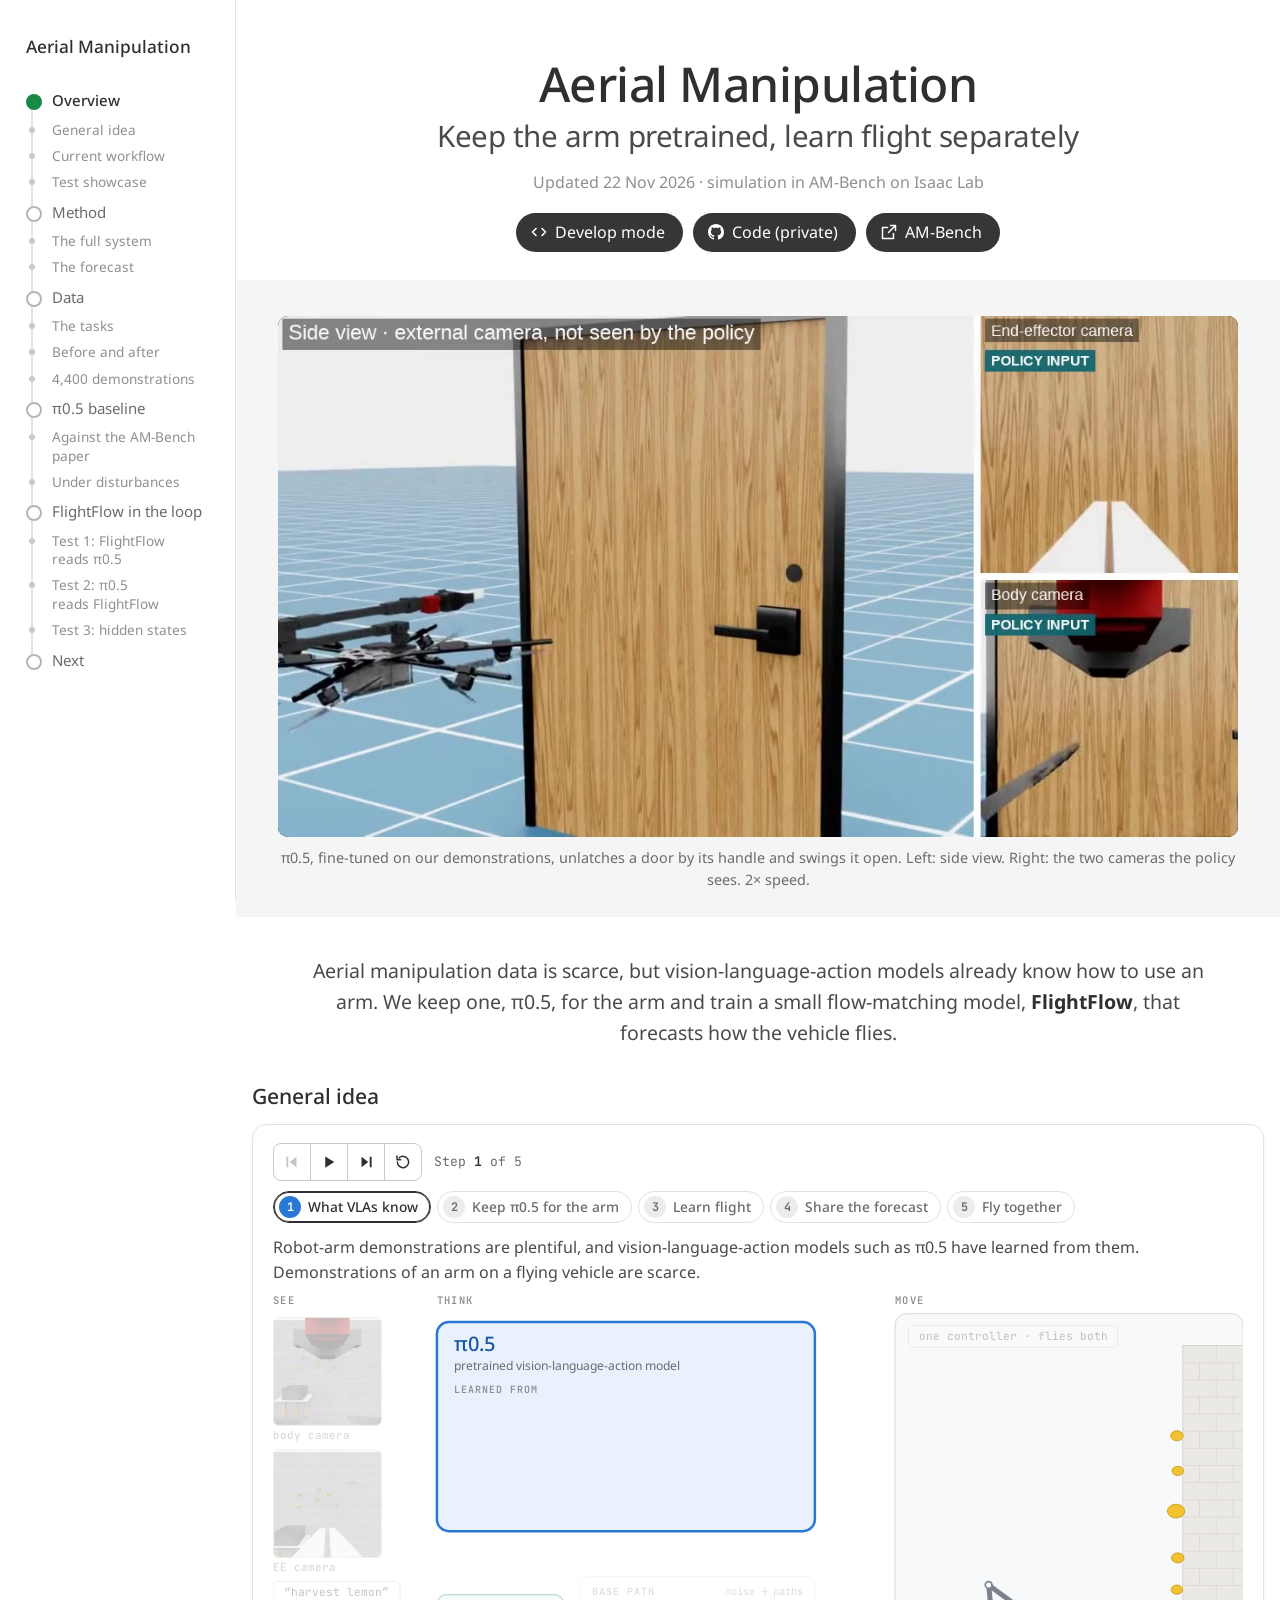
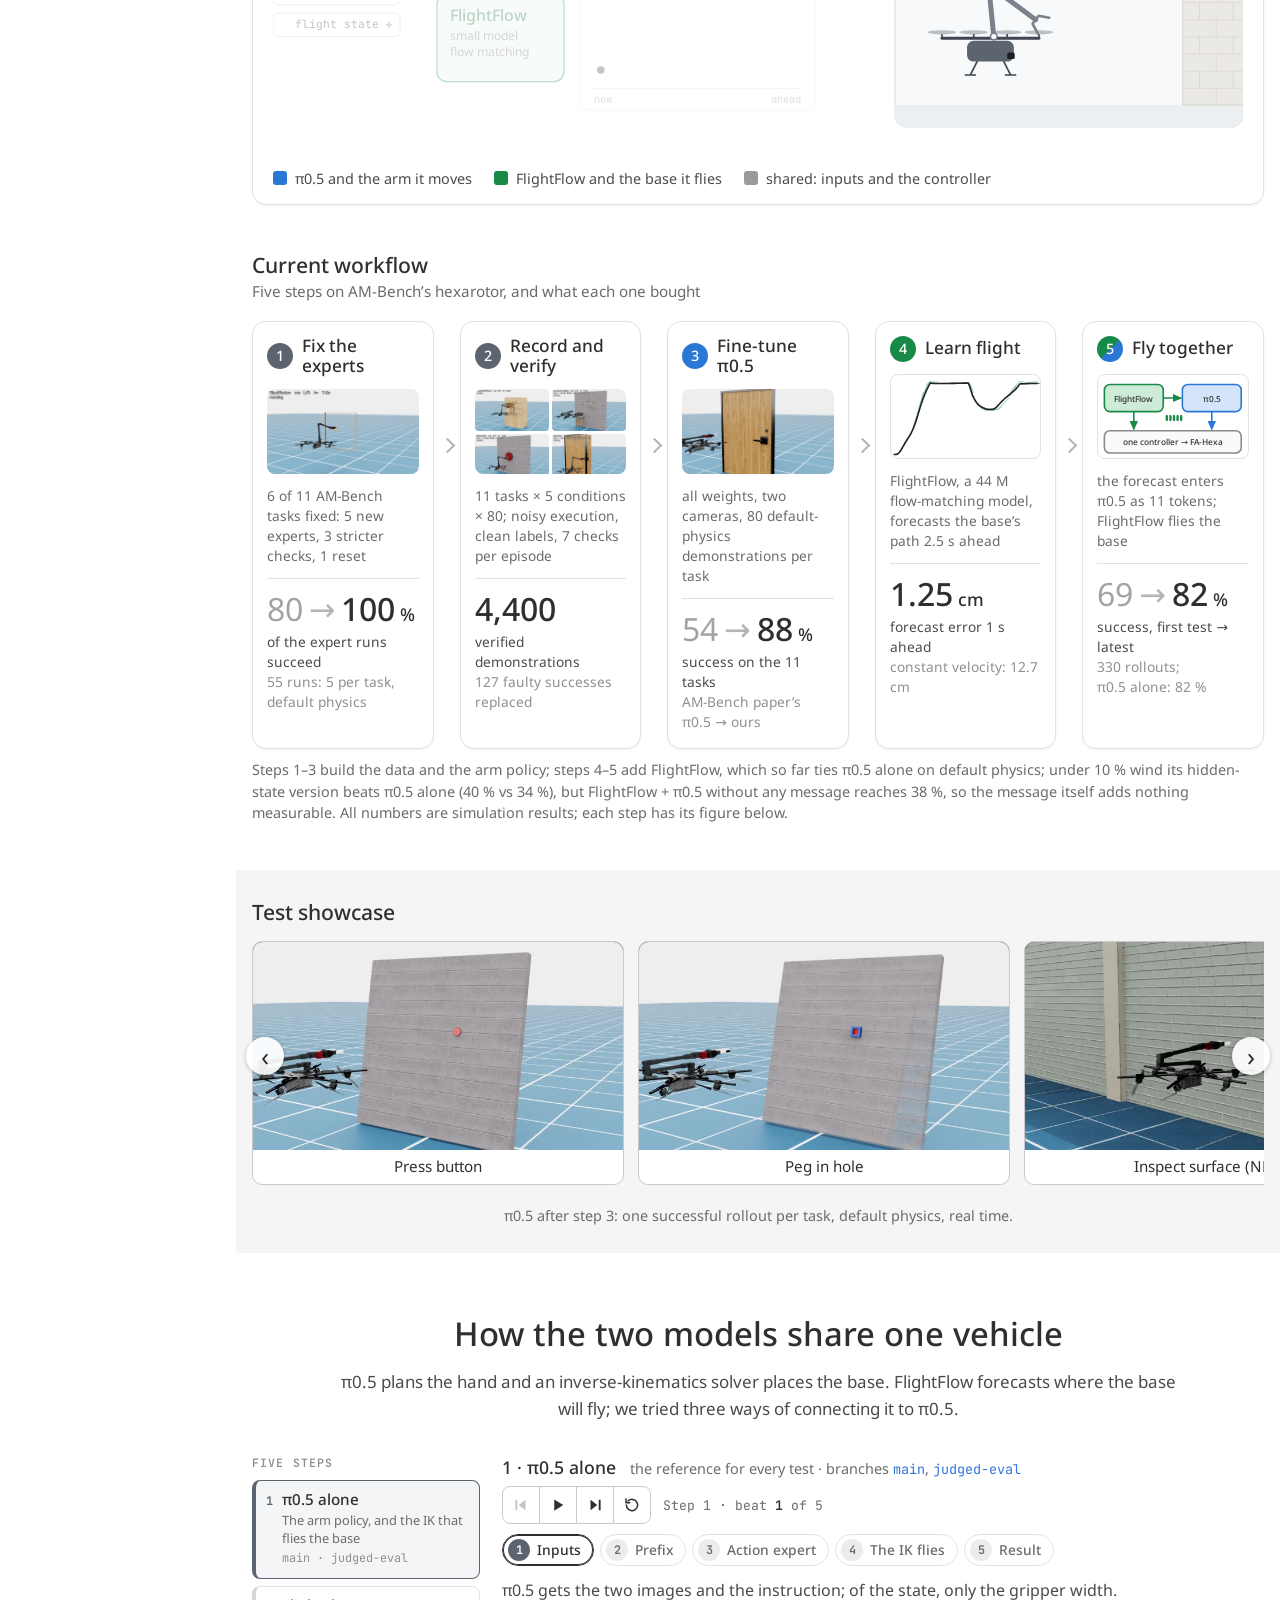
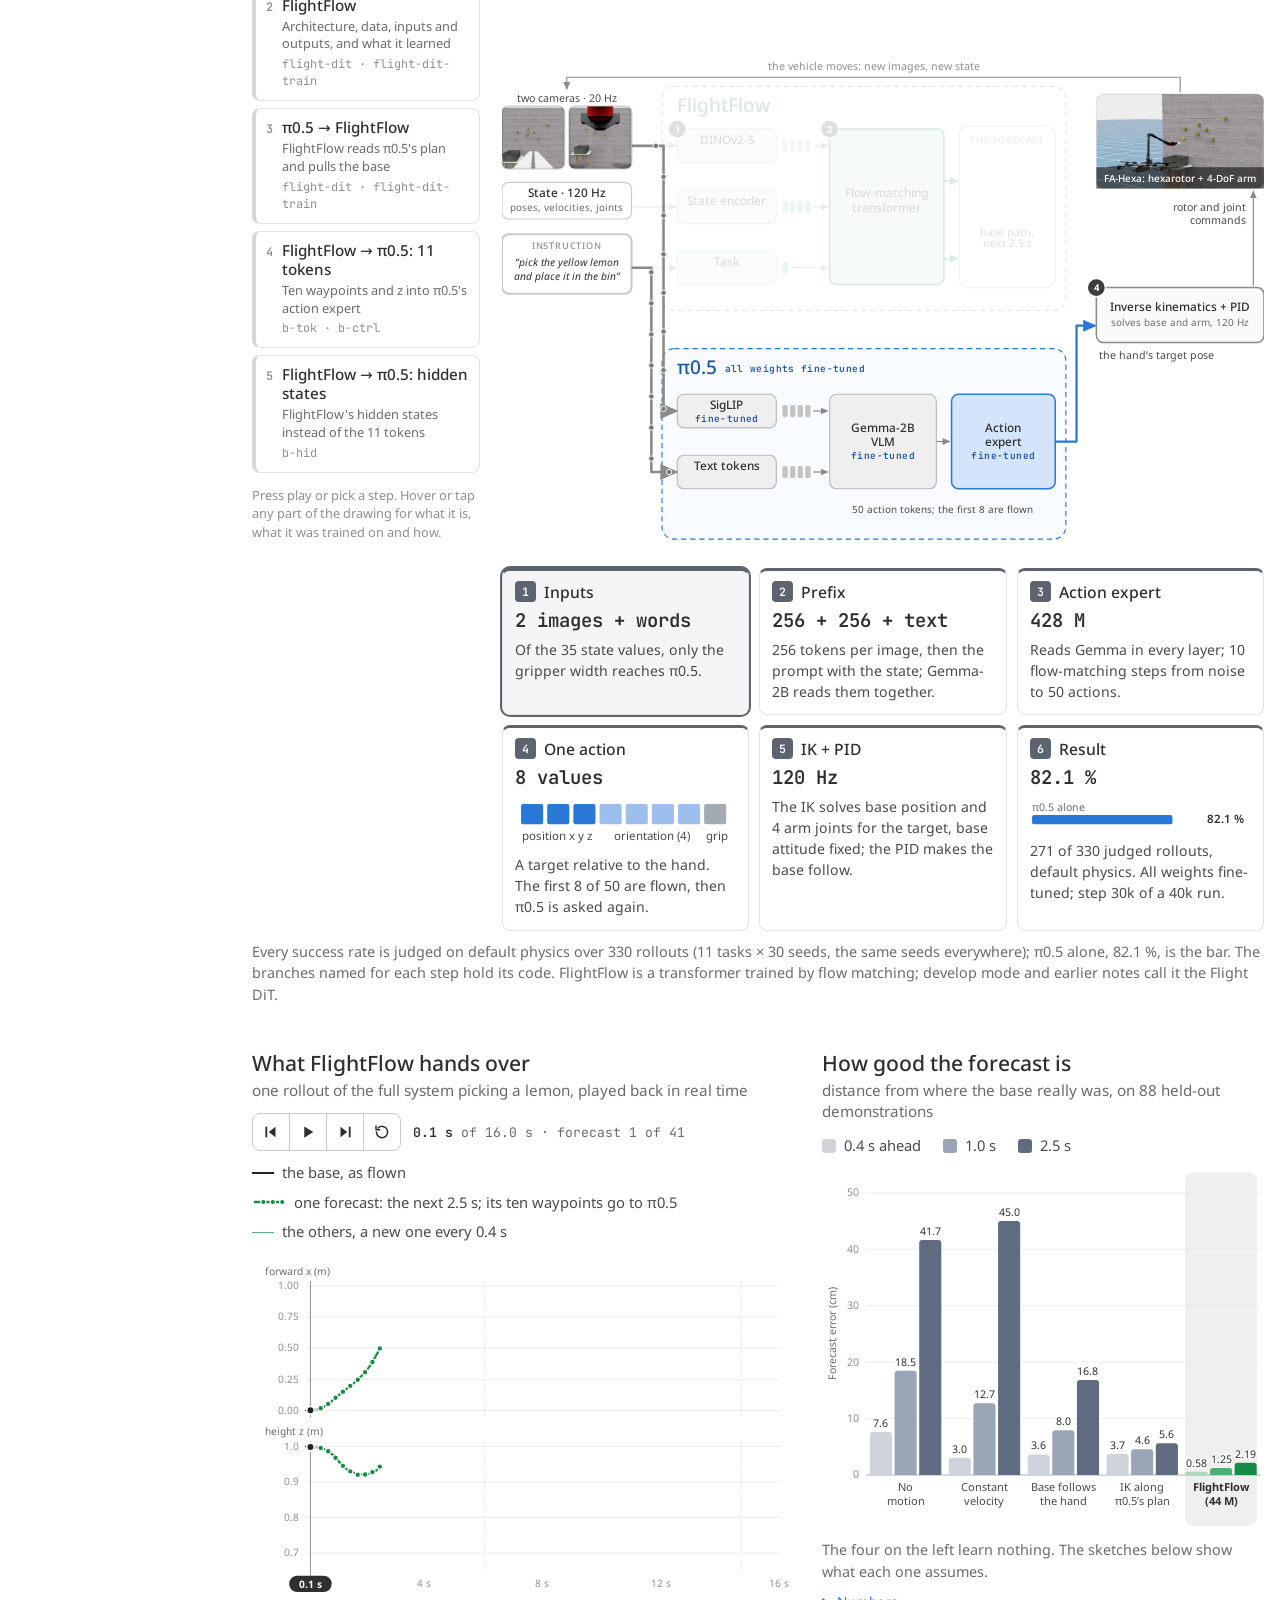
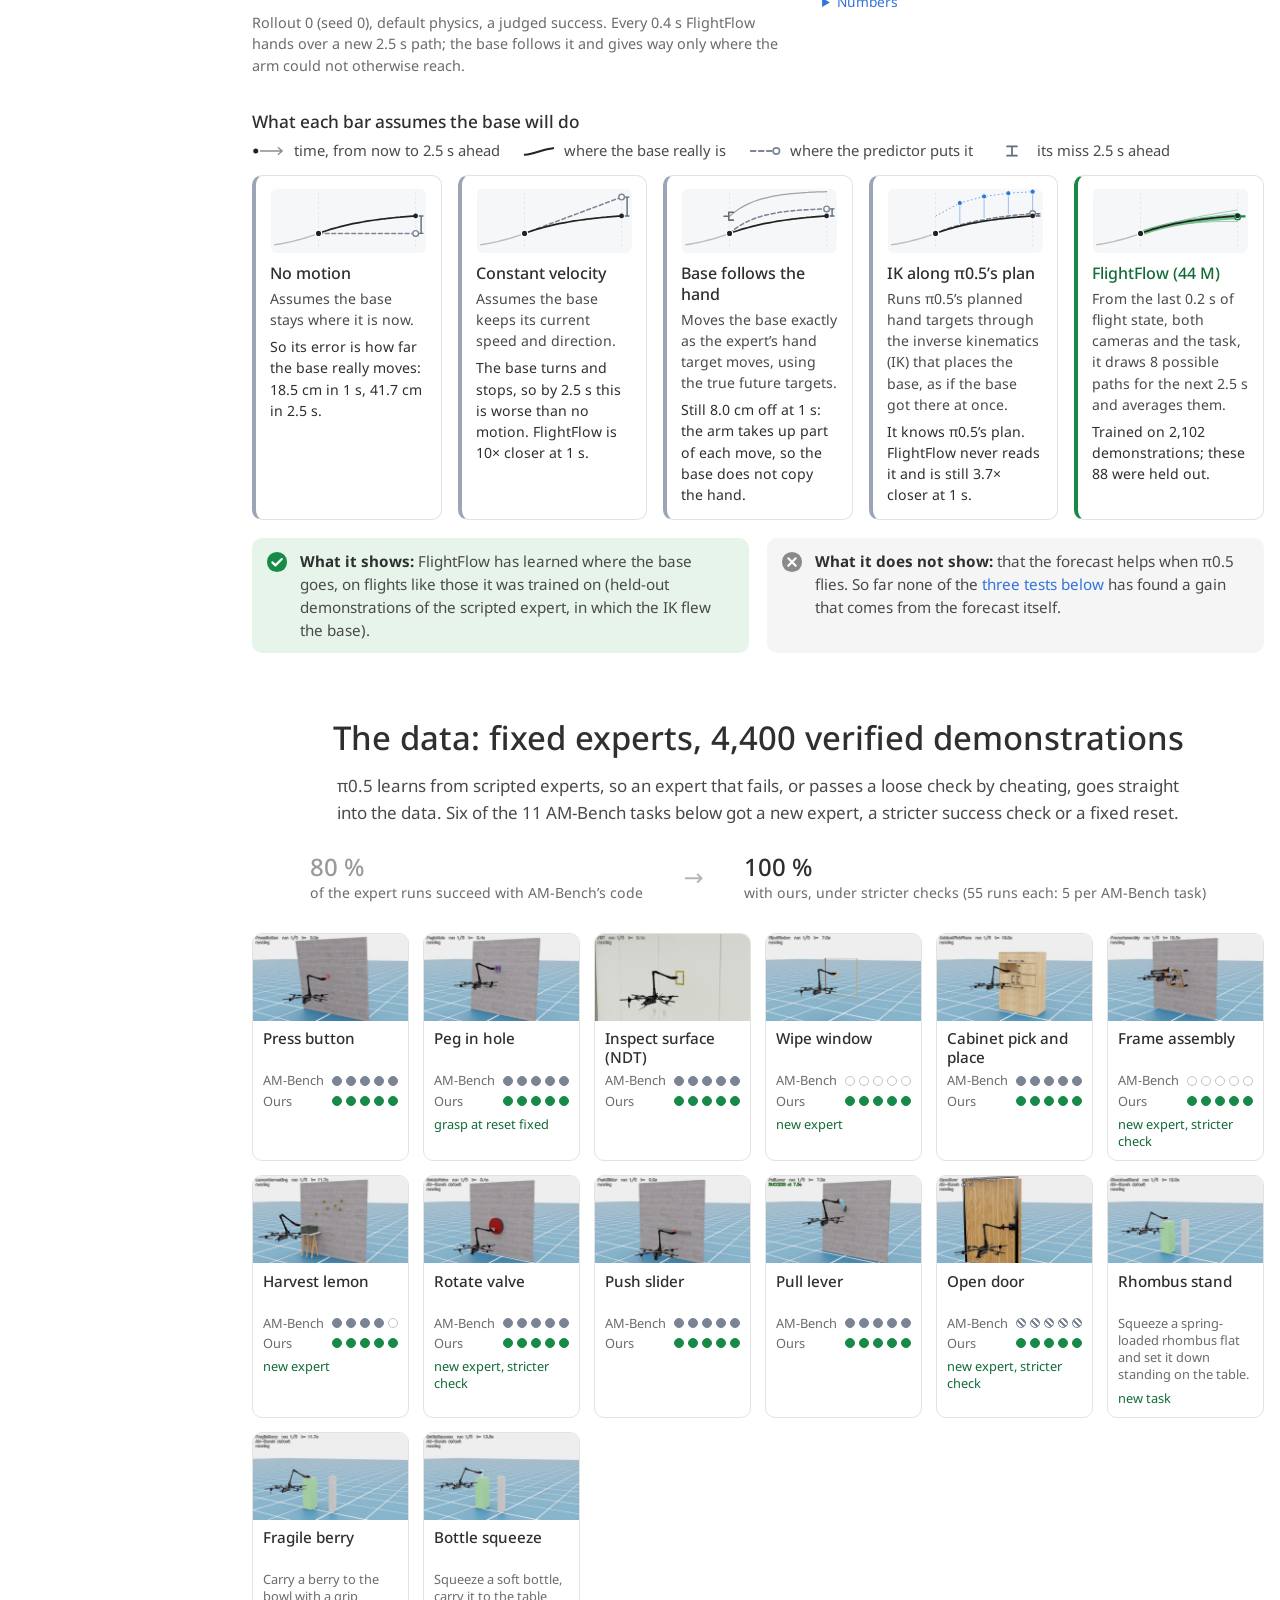
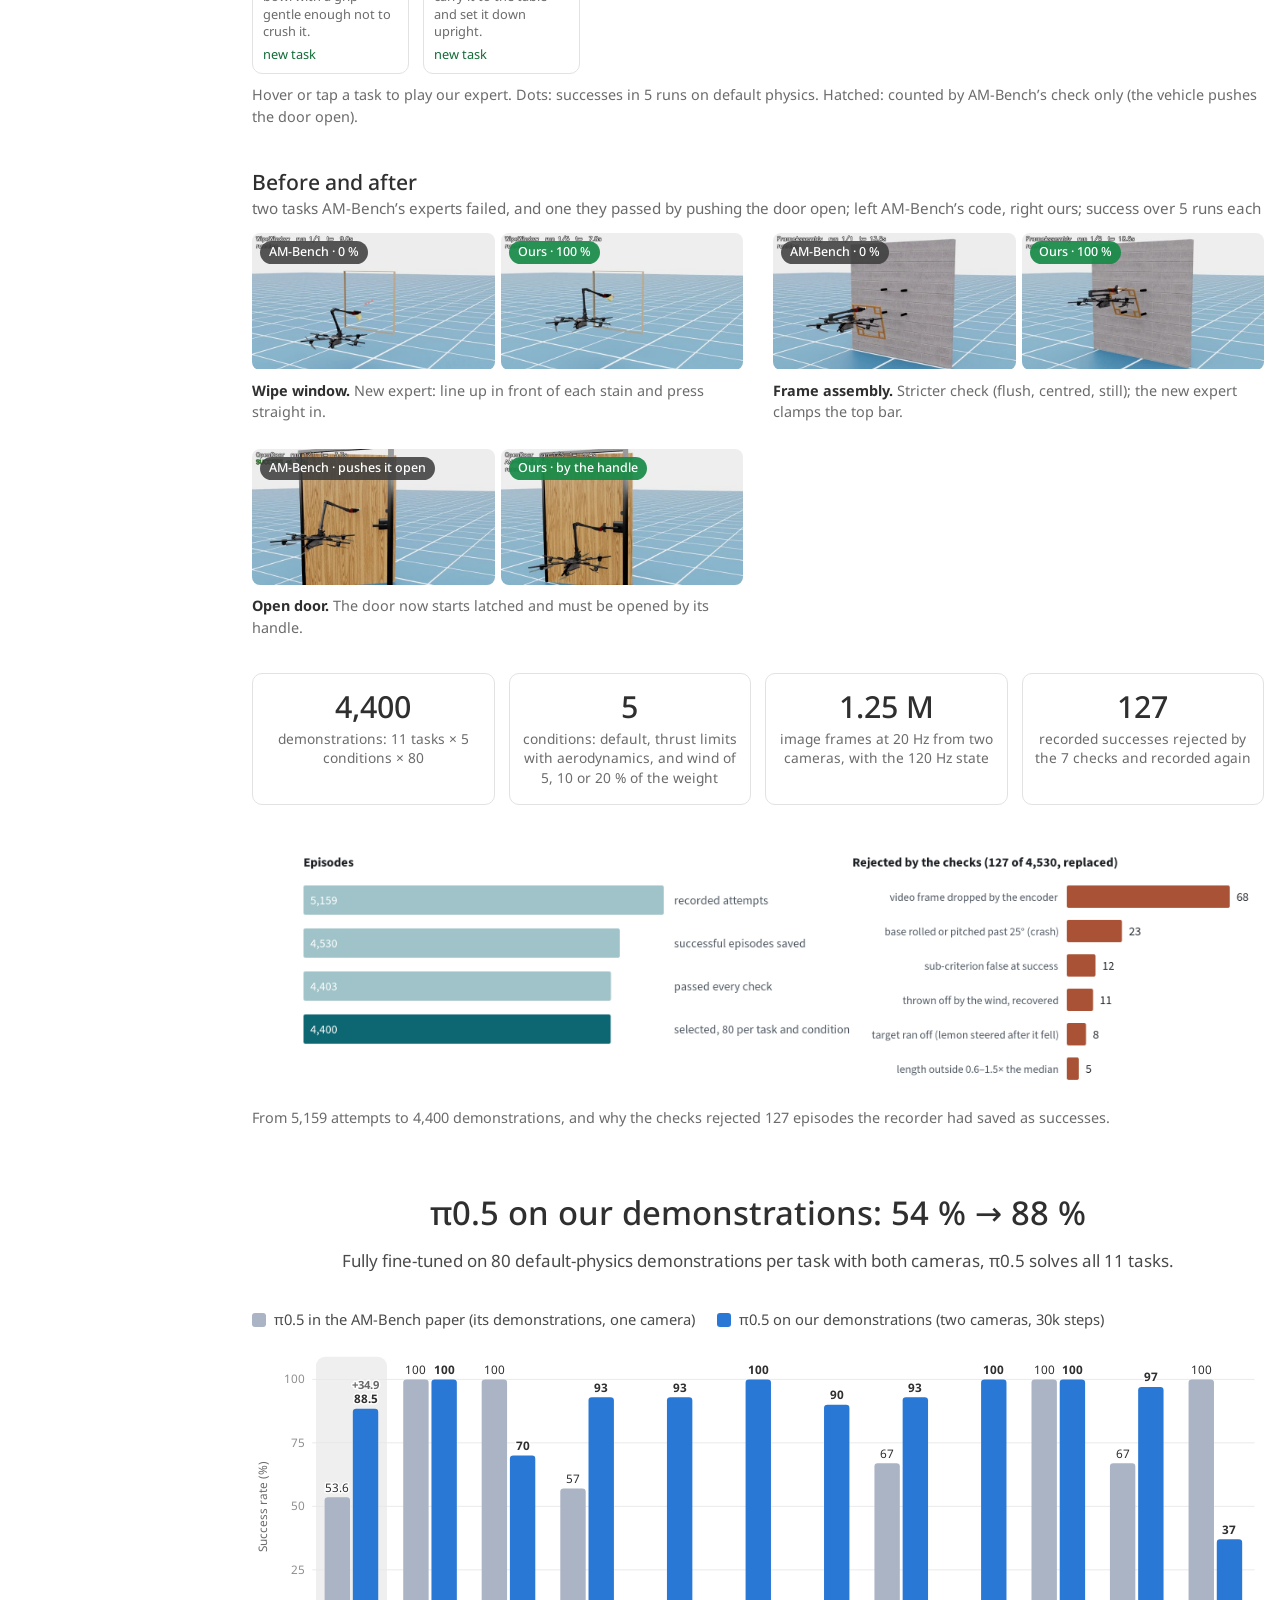
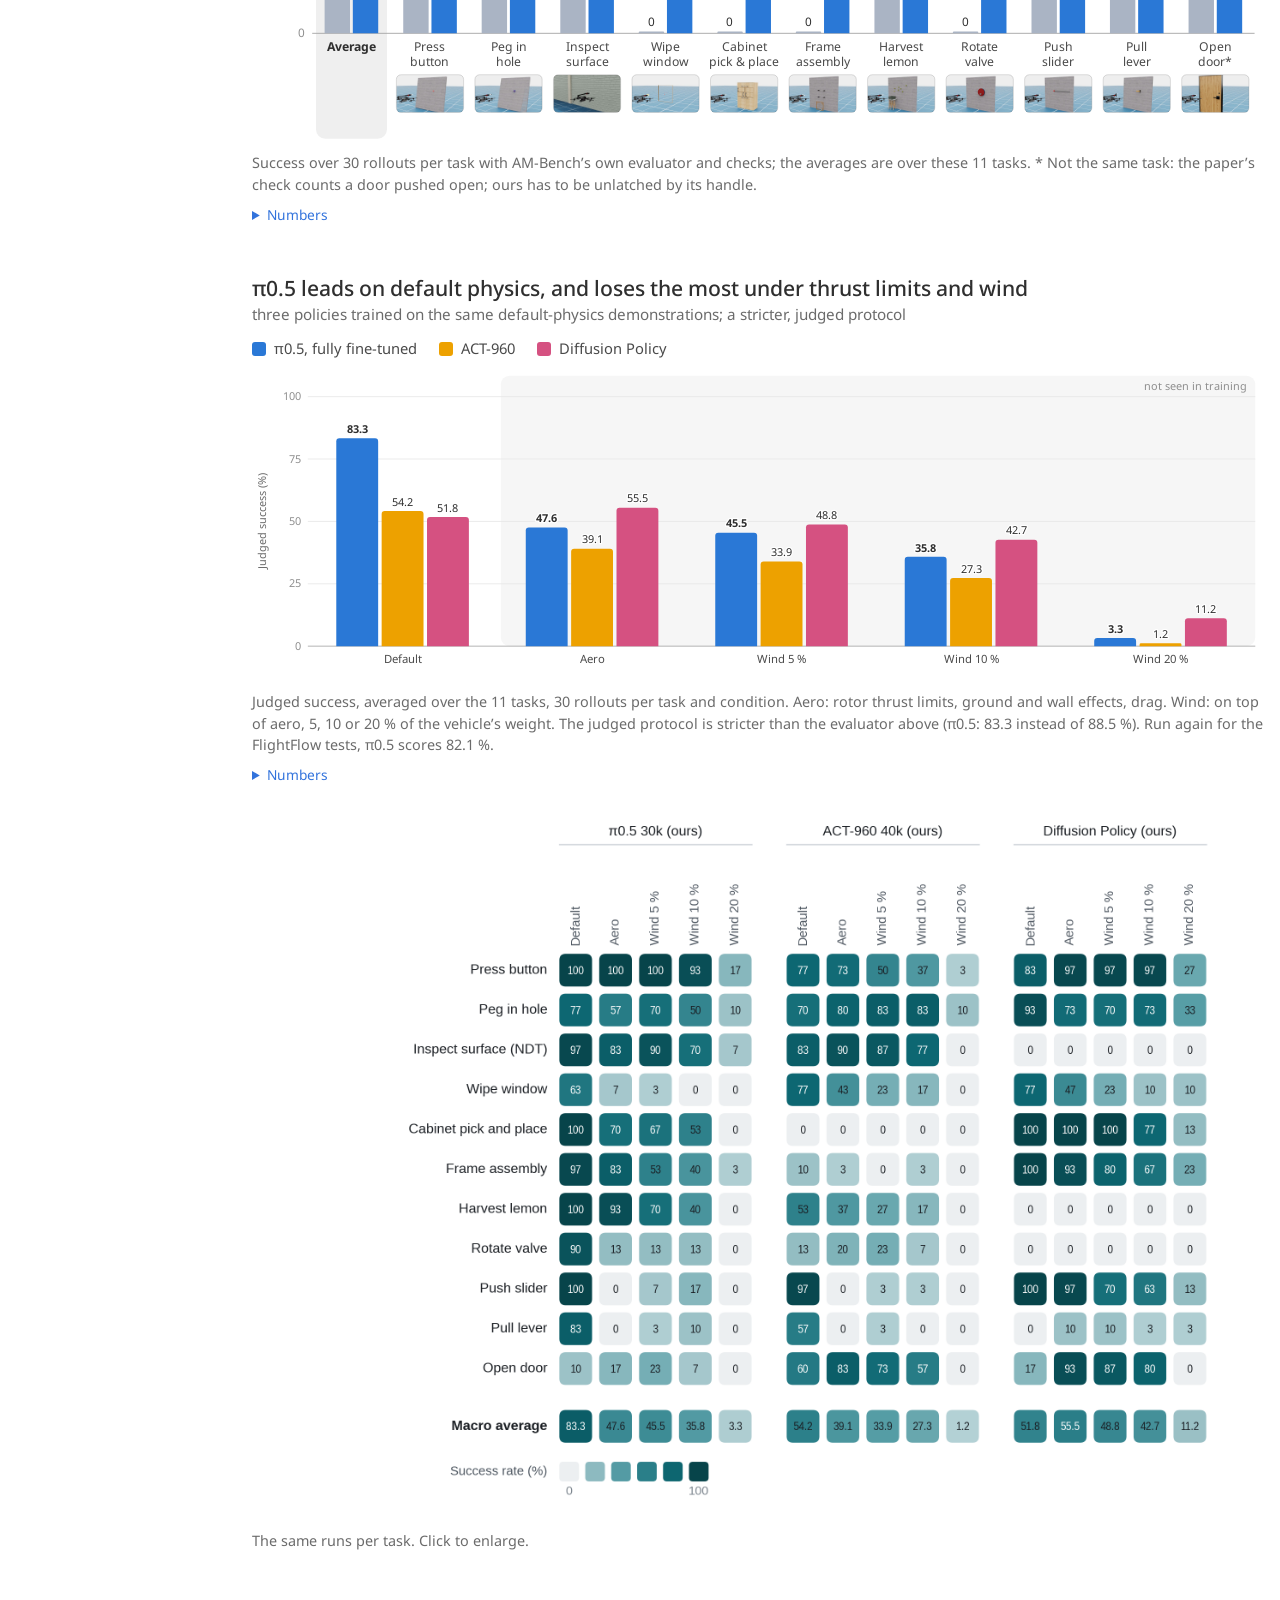
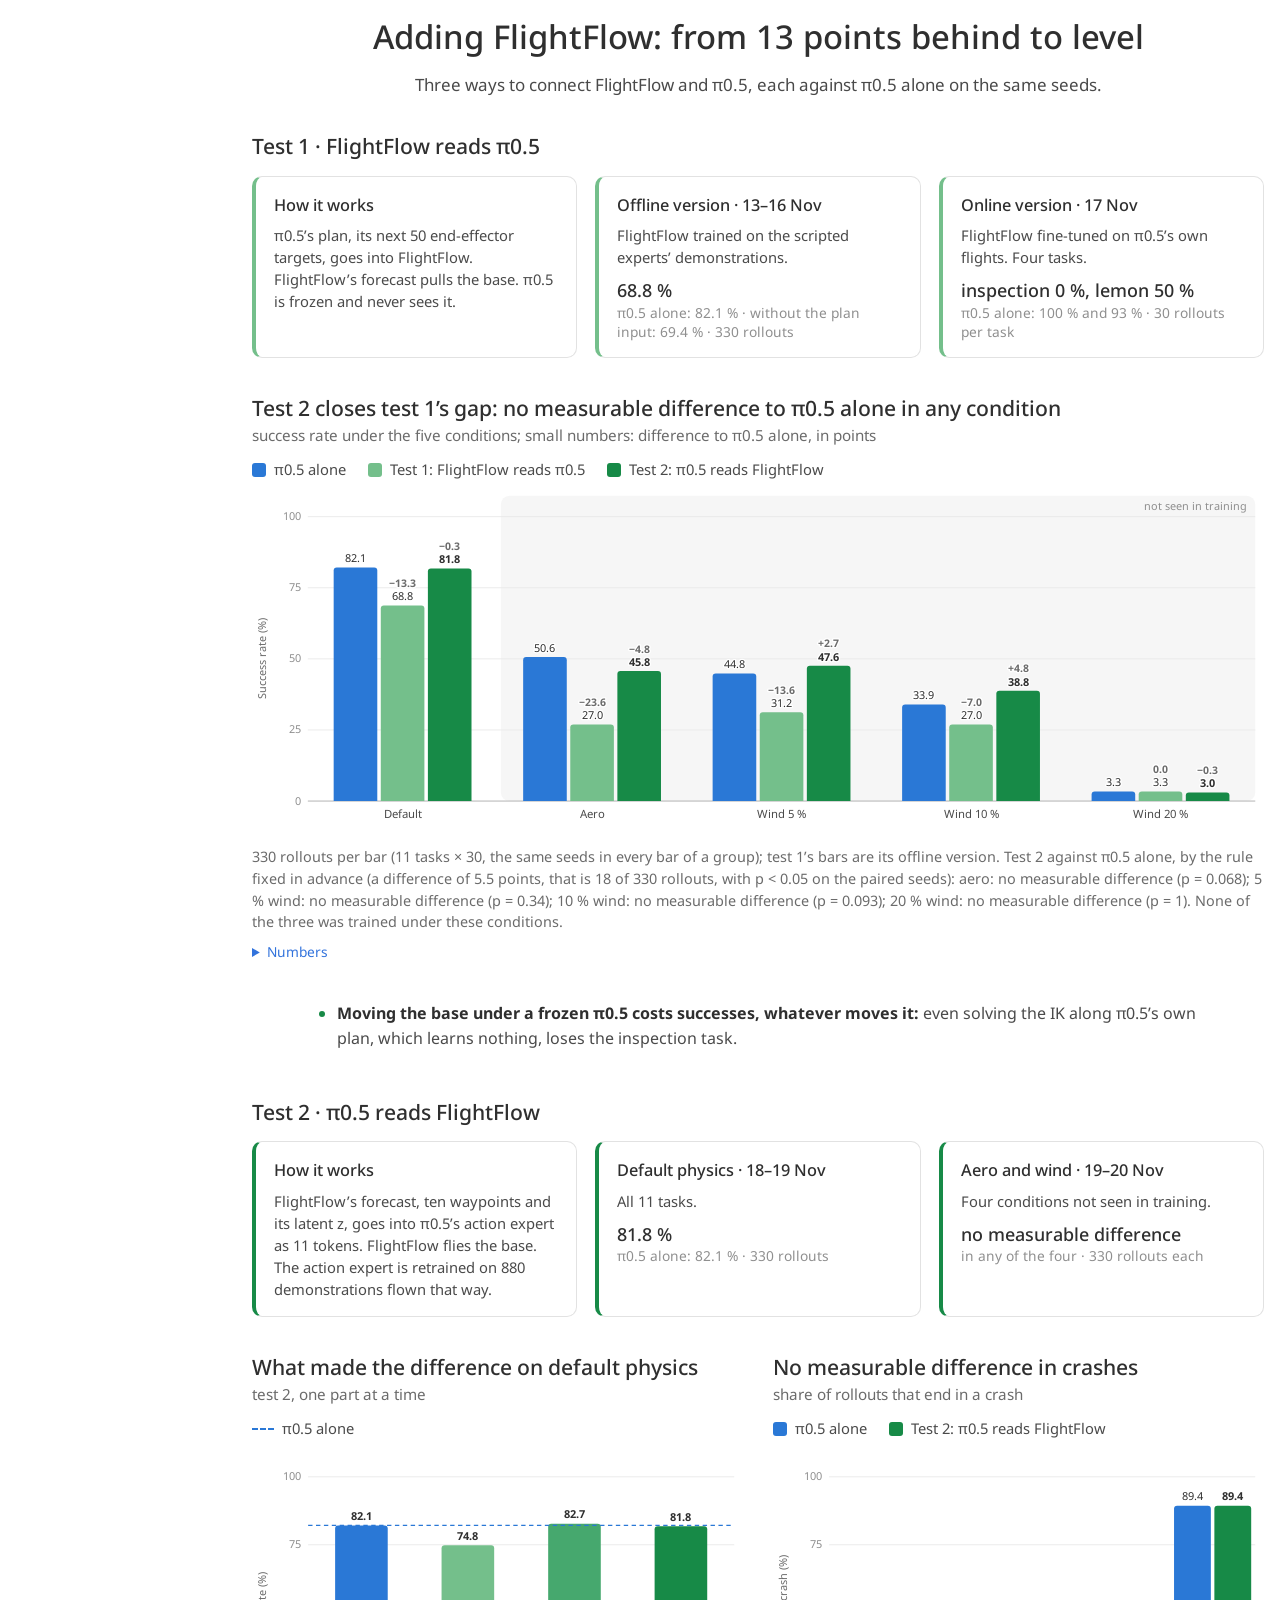
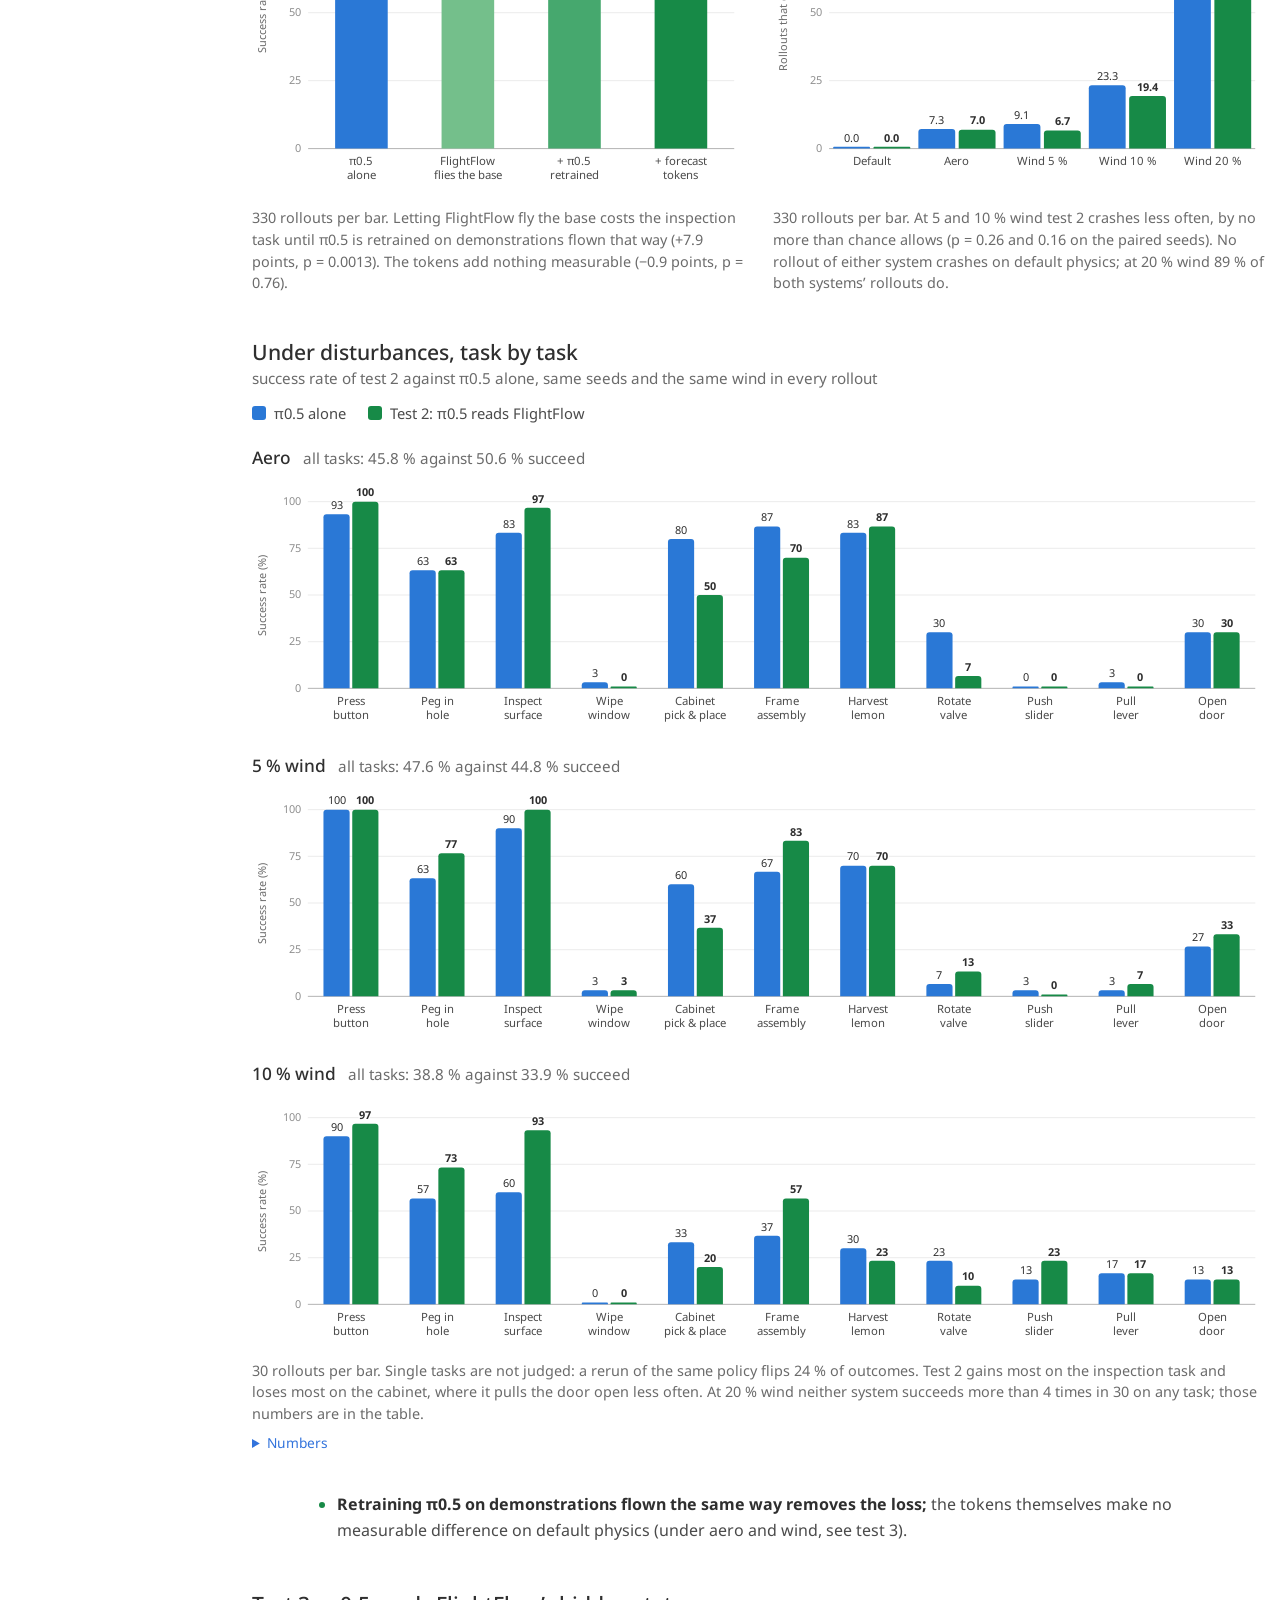
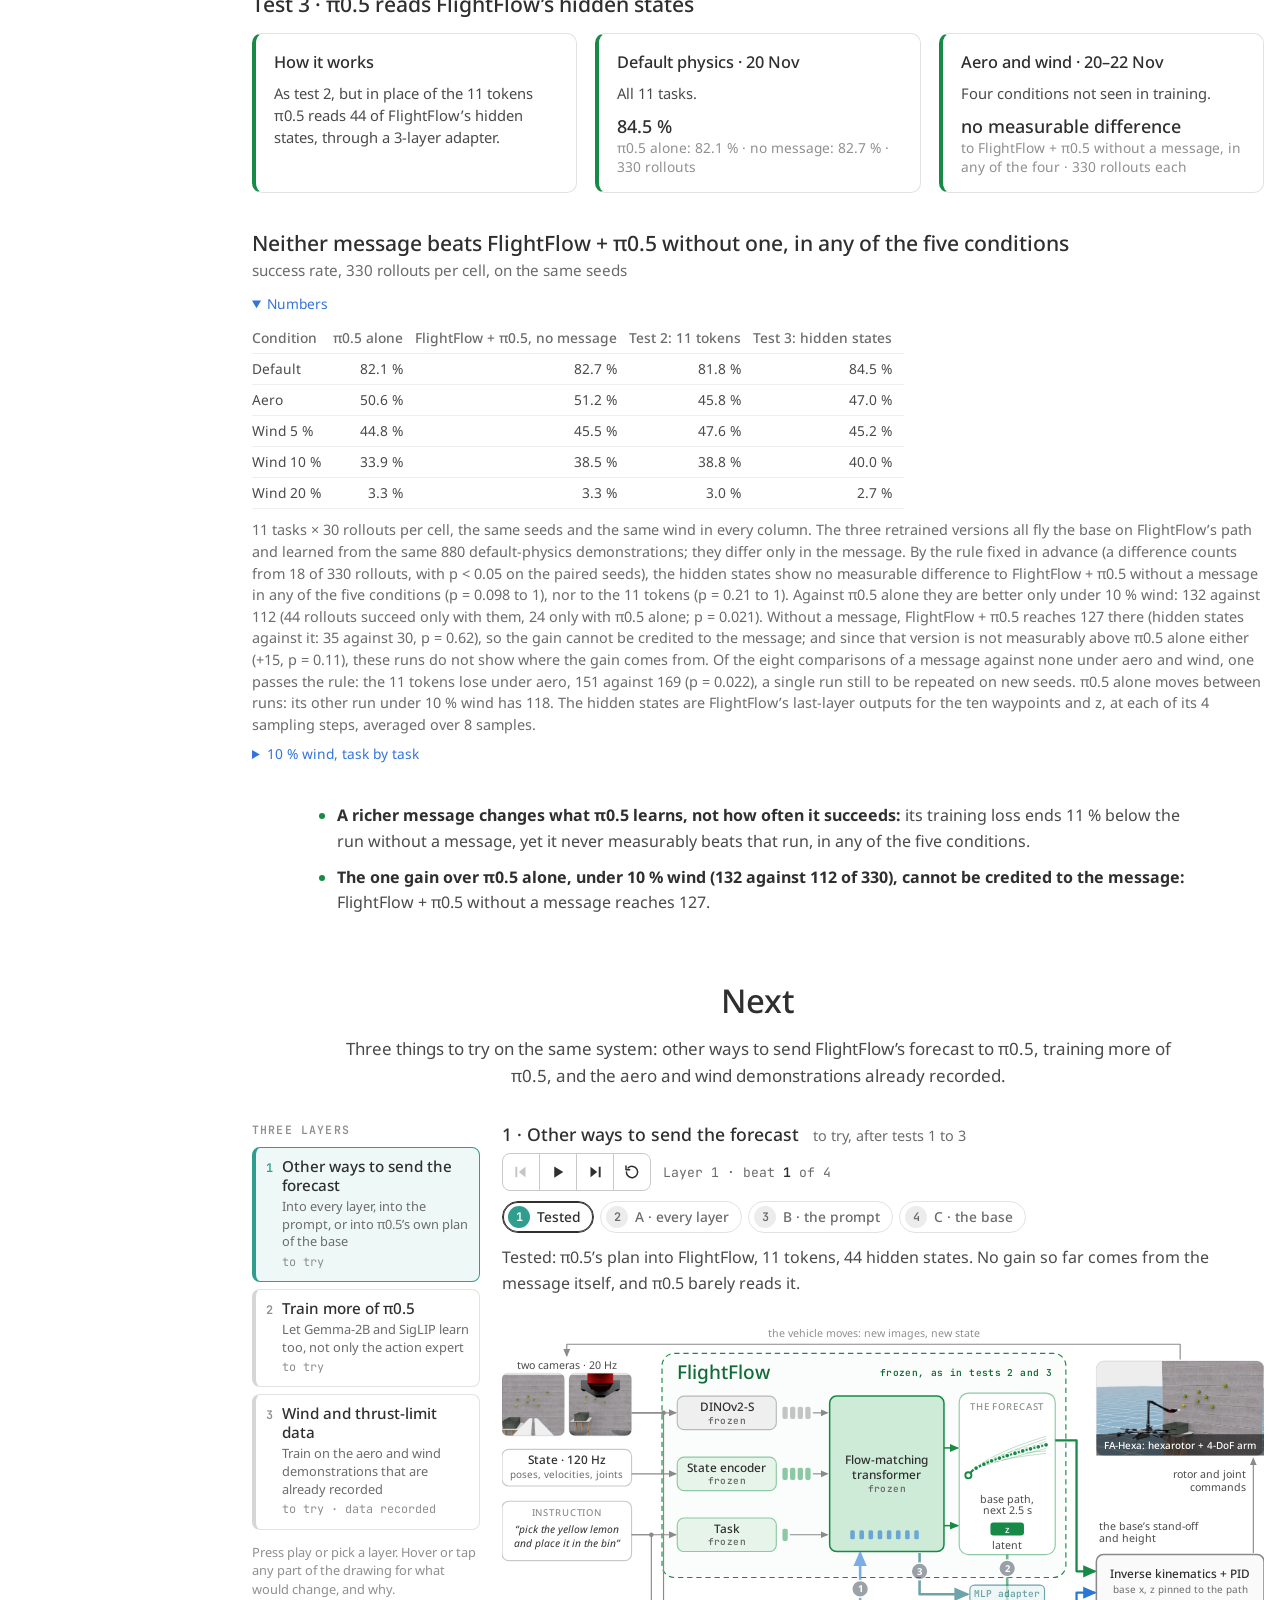
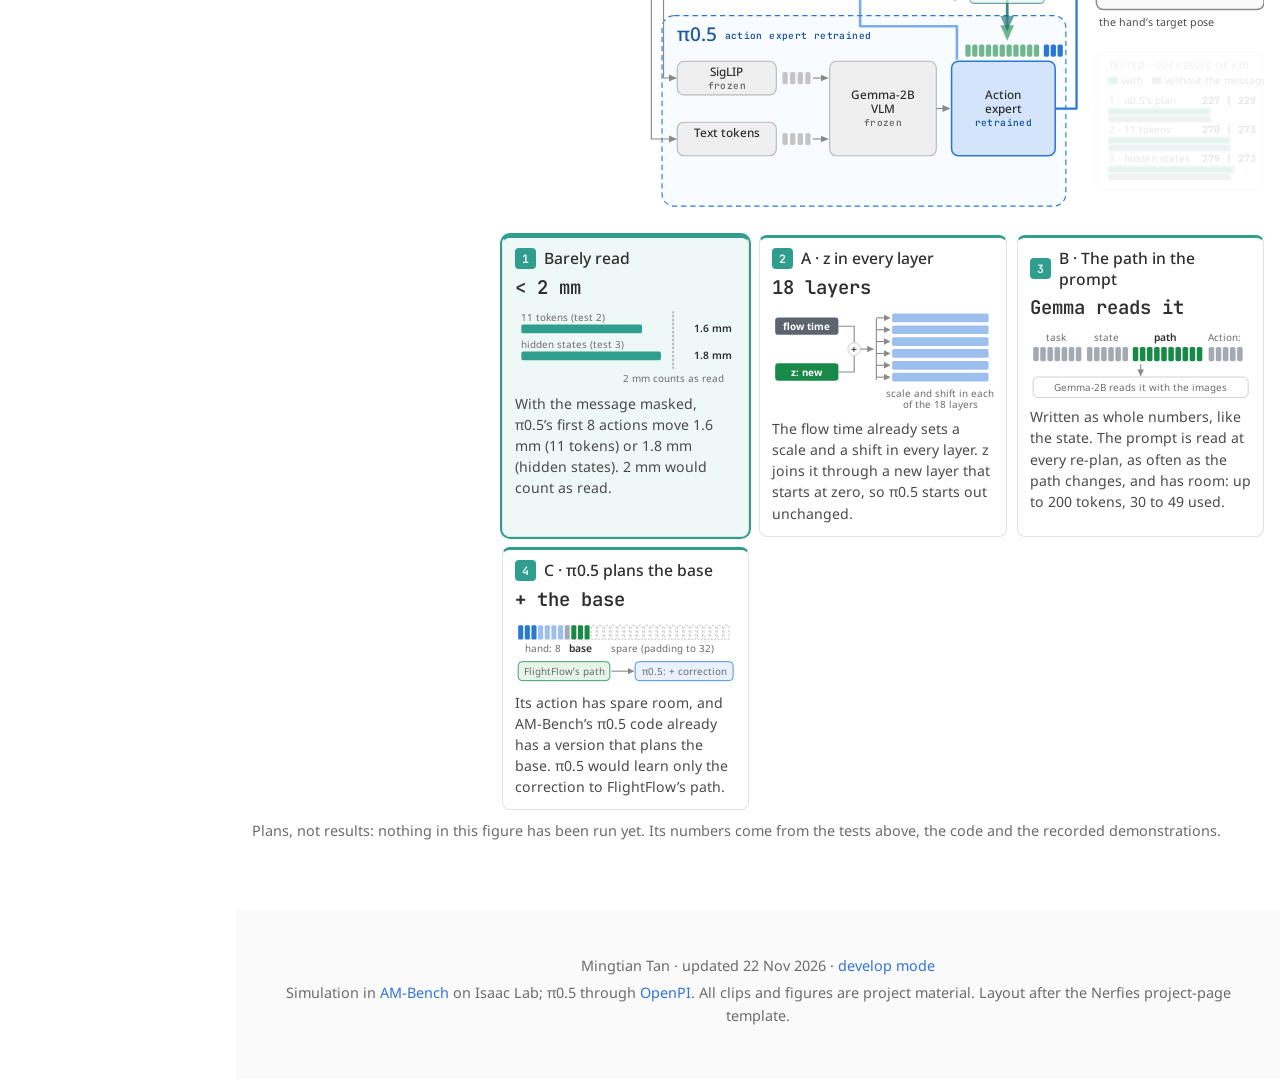
<file: index.html>
<!DOCTYPE html>
<html lang="en">
<head>
  <meta charset="utf-8">
  <meta name="viewport" content="width=device-width, initial-scale=1">
  <title>Aerial Manipulation: keep the arm pretrained, learn flight separately</title>
  <meta name="description" content="Aerial manipulation with a pretrained vision-language-action model for the arm and FlightFlow, a small flow-matching model, for flight: the pipeline step by step, with what each step improved.">
  <meta property="og:title" content="Aerial Manipulation: keep the arm pretrained, learn flight separately">
  <meta property="og:description" content="π0.5 keeps the arm; FlightFlow, a small flow-matching model, learns flight. AM-Bench's FA-Hexa in Isaac Lab.">
  <meta property="og:image" content="https://mingtiantan.github.io/aerial-manipulation/assets/opendoor_threeview.jpg">
  <meta property="og:type" content="website">
  <link rel="icon" href="data:image/svg+xml,%3Csvg xmlns='http://www.w3.org/2000/svg' viewBox='0 0 32 32'%3E%3Crect fill='%23123a40' width='32' height='32' rx='6'/%3E%3Ccircle cx='16' cy='16' r='3' fill='%23ffffff'/%3E%3Cpath d='M6 16h6M20 16h6M16 6v6M16 20v6' stroke='%23cfe9ec' stroke-width='1.6'/%3E%3C/svg%3E">
  <link rel="preconnect" href="https://fonts.googleapis.com">
  <link rel="preconnect" href="https://fonts.gstatic.com" crossorigin>
  <link href="https://fonts.googleapis.com/css?family=Google+Sans:400,500,700|Noto+Sans:400,400i,700|JetBrains+Mono:400,600&amp;display=swap" rel="stylesheet">
  <link rel="stylesheet" href="overview.css?v=20261119c">
  <link rel="stylesheet" href="forecast.css?v=1">
  <link rel="stylesheet" href="concept.css?v=20261120c">
  <link rel="stylesheet" href="system.css?v=202611201625">
</head>
<body>
  <nav class="rail" aria-label="Sections">
    <a class="rail-home" href="#top">Aerial Manipulation</a>
    <ol>
      <li><a href="#top">Overview</a><ol><li><a href="#idea">General idea</a></li><li><a href="#workflow">Current workflow</a></li><li><a href="#showcase">Test showcase</a></li></ol></li>
      <li><a href="#method">Method</a><ol><li><a href="#system">The full system</a></li><li><a href="#forecast">The forecast</a></li></ol></li>
      <li><a href="#dataset">Data</a><ol><li><a href="#all-tasks">The tasks</a></li><li><a href="#before-after">Before and after</a></li><li><a href="#dataset-generation">4,400 demonstrations</a></li></ol></li>
      <li><a href="#benchmarking">π0.5 baseline</a><ol><li><a href="#paper">Against the AM-Bench paper</a></li><li><a href="#robustness">Under disturbances</a></li></ol></li>
      <li><a href="#dit-training">FlightFlow in the loop</a><ol><li><a href="#test-1">Test 1: FlightFlow reads&nbsp;π0.5</a></li><li><a href="#test-2">Test 2: π0.5 reads&nbsp;FlightFlow</a></li><li><a href="#test-3">Test 3: hidden states</a></li></ol></li>
      <li><a href="#next">Next</a></li>
    </ol>
  </nav>
  <header class="hero" id="top">
    <div class="container">
      <h1 class="publication-title">Aerial Manipulation<span>Keep the arm pretrained, learn flight separately</span></h1>
      <p class="date">Updated 22 Nov 2026 · simulation in AM-Bench on Isaac Lab</p>
      <nav class="links" aria-label="Links">
        <a class="button" href="develop.html"><svg viewBox="0 0 16 16" aria-hidden="true"><path d="M5 4.5 1.5 8 5 11.5M11 4.5 14.5 8 11 11.5" fill="none" stroke="currentColor" stroke-width="1.6" stroke-linecap="round" stroke-linejoin="round"/></svg><span>Develop mode</span></a>
        <a class="button" href="https://github.com/MingtianTan/Aerial_Manipulation_Code"><svg viewBox="0 0 16 16" aria-hidden="true"><path fill="currentColor" d="M8 0C3.58 0 0 3.58 0 8c0 3.54 2.29 6.53 5.47 7.59.4.07.55-.17.55-.38 0-.19-.01-.82-.01-1.49-2.01.37-2.53-.49-2.69-.94-.09-.23-.48-.94-.82-1.13-.28-.15-.68-.52-.01-.53.63-.01 1.08.58 1.23.82.72 1.21 1.87.87 2.33.66.07-.52.28-.87.51-1.07-1.78-.2-3.64-.89-3.64-3.95 0-.87.31-1.59.82-2.15-.08-.2-.36-1.02.08-2.12 0 0 .67-.21 2.2.82.64-.18 1.32-.27 2-.27.68 0 1.36.09 2 .27 1.53-1.04 2.2-.82 2.2-.82.44 1.1.16 1.92.08 2.12.51.56.82 1.27.82 2.15 0 3.07-1.87 3.75-3.65 3.95.29.25.54.73.54 1.48 0 1.07-.01 1.93-.01 2.2 0 .21.15.46.55.38A8.01 8.01 0 0 0 16 8c0-4.42-3.58-8-8-8z"/></svg><span>Code (private)</span></a>
        <a class="button" href="https://ambench.github.io/"><svg viewBox="0 0 16 16" aria-hidden="true"><path d="M9.5 1.5h5v5M14.5 1.5 7.5 8.5M12.5 9.5v5h-11v-11h5" fill="none" stroke="currentColor" stroke-width="1.5" stroke-linecap="round" stroke-linejoin="round"/></svg><span>AM-Bench</span></a>
      </nav>
      <nav class="jump" aria-label="Sections"><a href="#idea">General idea</a><a href="#workflow">Current workflow</a><a href="#showcase">Test showcase</a><a href="#method">Method</a><a href="#dataset">Data</a><a href="#benchmarking">π0.5 baseline</a><a href="#dit-training">FlightFlow in the loop</a><a href="#next">Next</a></nav>
    </div>
  </header>

  <section class="band teaser">
    <div class="container">
      <video autoplay muted loop playsinline poster="assets/opendoor_threeview.jpg" width="1104" height="600" aria-label="FA-Hexa opening a latched door, seen from the side and through the two onboard cameras the policy uses"><source src="assets/opendoor_threeview.mp4" type="video/mp4"></video>
      <p class="caption">π0.5, fine-tuned on our demonstrations, unlatches a door by its handle and swings it open. Left: side view. Right: the two cameras the policy sees. 2× speed.</p>
    </div>
  </section>

  <section class="abstract" id="introduction">
    <div class="container">
      <p class="subtitle">Aerial manipulation data is scarce, but vision-language-action models already know how to use an arm. We keep one, π0.5, for the arm and train a small flow-matching model, <b>FlightFlow</b>, that forecasts how the vehicle flies.</p>
    </div>
    <div class="container wide">
      <h3 class="fig-title block-title first" id="idea">General idea</h3>
      <figure class="cx" id="concept" aria-labelledby="idea">
        <div class="cx-bar">
          <div class="cx-player">
            <div class="cx-btns" role="group" aria-label="Player">
              <button class="cx-btn" type="button" data-act="prev" aria-label="Step back"></button>
              <button class="cx-btn" type="button" data-act="play" aria-label="Play" aria-pressed="false"></button>
              <button class="cx-btn" type="button" data-act="next" aria-label="Step forward"></button>
              <button class="cx-btn" type="button" data-act="reset" aria-label="Back to the start"></button>
            </div>
            <span class="cx-ind">Step <b>5</b> of 5</span>
          </div>
          <ol class="cx-tabs" aria-label="Steps">
            <li><button type="button" data-go="0" style="--sc:var(--pi)"><span class="n">1</span>What VLAs know</button></li>
            <li><button type="button" data-go="1" style="--sc:var(--pi)"><span class="n">2</span>Keep π0.5 for the arm</button></li>
            <li><button type="button" data-go="2" style="--sc:var(--fd)"><span class="n">3</span>Learn flight</button></li>
            <li><button type="button" data-go="3" style="--sc:linear-gradient(135deg, var(--fd) 50%, var(--pi) 50%)"><span class="n">4</span>Share the forecast</button></li>
            <li><button type="button" data-go="4" style="--sc:linear-gradient(135deg, var(--fd) 50%, var(--pi) 50%)"><span class="n">5</span>Fly together</button></li>
          </ol>
        </div>
        <p class="cx-say">One controller flies both: the hand goes to π0.5’s target, and the base follows FlightFlow’s path. The cameras see the new scene, and both models plan again.</p>
        <div class="scroll cx-scroll"><svg class="cx-svg" viewBox="0 0 1160 556" role="img" aria-label="The idea in five steps. π0.5, a vision-language-action model that learned from plentiful robot-arm data, keeps the arm: from the two cameras and the task it decides where the hand goes. FlightFlow, a small flow-matching model trained on our scarce aerial demonstrations, forecasts the base’s path. The forecast reaches π0.5 as a few extra tokens, and one controller flies the hand to π0.5’s target and the base along FlightFlow’s path."></svg></div>
        <div class="cx-legend"><span><i style="--k:var(--pi)"></i>π0.5 and the arm it moves</span><span><i style="--k:var(--fd)"></i>FlightFlow and the base it flies</span><span><i style="--k:#9a9a9a"></i>shared: inputs and the controller</span></div>
        <div class="cx-pop" hidden></div>
      </figure>
      <h3 class="fig-title block-title" id="workflow">Current workflow<small>Five steps on AM-Bench’s hexarotor, and what each one bought</small></h3>
      <ol class="pipeline" id="pipeline">
        <li class="step "><div class="step-head"><span class="n">1</span>Fix the experts</div><img class="shot" src="assets/dataset/poster/demo2_04_WipeWindow.jpg" alt="The scripted expert wiping a window"><p class="how">6 of 11 AM-Bench tasks fixed: 5 new experts, 3 stricter checks, 1 reset</p><p class="gain"><span class="from">80</span><span class="arrow">→</span>100<small> %</small></p><p class="unit">of the expert runs succeed<em>55 runs: 5 per task, default&nbsp;physics</em></p></li>
        <li class="step "><div class="step-head"><span class="n">2</span>Record and verify</div><div class="shot four"><img src="assets/dataset/poster/demo2_05_CabinetPickPlace.jpg" alt="" loading="lazy"><img src="assets/dataset/poster/wind10_07_LemonHarvesting.jpg" alt="" loading="lazy"><img src="assets/dataset/poster/aero_09_RotateValve.jpg" alt="" loading="lazy"><img src="assets/dataset/poster/wind20_12_OpenDoor.jpg" alt="" loading="lazy"></div><p class="how">11 tasks × 5 conditions × 80; noisy execution, clean labels, 7 checks per episode</p><p class="gain">4,400</p><p class="unit">verified demonstrations<em>127 faulty successes replaced</em></p></li>
        <li class="step pi"><div class="step-head"><span class="n">3</span>Fine-tune π0.5</div><img class="shot" src="assets/benchmark/poster/12_OpenDoor.jpg" alt="π0.5 opening a door by its handle"><p class="how">all weights, two cameras, 80 default-physics demonstrations per task</p><p class="gain"><span class="from">54</span><span class="arrow">→</span>88<small> %</small></p><p class="unit">success on the 11 tasks<em>AM-Bench paper’s π0.5&nbsp;→&nbsp;ours</em></p></li>
        <li class="step fd"><div class="step-head"><span class="n">4</span>Learn flight</div><div class="shot plot"><svg class="fig plot mini" style="--w:188px" viewBox="0 0 188 106" role="img" aria-label="One rollout of the full system picking a lemon: the base’s flight and the paths FlightFlow handed over, forward position and height against time."><polyline points="4.0,100.0 4.6,100.0 5.1,100.0 5.7,100.0 6.2,99.8 6.8,99.7 7.4,99.5 7.9,99.4 8.5,99.1 9.0,98.7 9.6,98.4 10.2,98.0 10.7,97.4 11.3,96.7 11.8,96.0 12.4,95.1 13.0,94.3 13.5,93.4 14.1,92.4 14.6,91.4 15.2,90.5 15.8,89.5 16.3,88.6 16.9,87.7 17.4,86.7 18.0,85.8 18.6,85.0 19.1,84.1 19.7,83.3 20.2,82.5 20.8,81.4 21.4,80.5 21.9,79.7 22.5,78.7 23.0,77.8 23.6,76.9 24.2,75.7 24.7,74.6 25.3,73.4 25.8,72.2 26.4,71.2 27.0,69.8 27.5,68.3 28.1,66.8 28.6,65.1 29.2,63.5 29.8,61.4 30.3,59.5 30.9,57.5 31.4,55.5 32.0,53.2" class="fc"/><polyline points="13.0,93.6 13.5,92.6 14.1,91.6 14.6,90.6 15.2,89.7 15.8,88.7 16.3,87.8 16.9,86.9 17.4,86.0 18.0,85.1 18.6,84.2 19.1,83.3 19.7,82.4 20.2,81.5 20.8,80.5 21.4,79.6 21.9,78.6 22.5,77.6 23.0,76.6 23.6,75.6 24.2,74.5 24.7,73.3 25.3,72.2 25.8,70.8 26.4,69.5 27.0,68.1 27.5,66.6 28.1,65.1 28.6,63.6 29.2,62.0 29.8,60.1 30.3,58.3 30.9,56.4 31.4,54.5 32.0,52.5 32.6,50.6 33.1,48.6 33.7,46.4 34.2,44.2 34.8,42.1 35.4,40.2 35.9,38.0 36.5,36.0 37.0,34.1 37.6,32.0 38.2,30.4 38.7,28.3 39.3,26.5 39.8,24.8 40.4,23.2 41.0,21.6" class="fc"/><polyline points="21.9,78.7 22.5,77.8 23.0,76.9 23.6,76.0 24.2,75.0 24.7,74.0 25.3,72.9 25.8,71.8 26.4,70.5 27.0,69.3 27.5,68.1 28.1,66.7 28.6,65.3 29.2,63.8 29.8,62.2 30.3,60.6 30.9,58.9 31.4,57.1 32.0,55.3 32.6,53.4 33.1,51.4 33.7,49.4 34.2,47.5 34.8,45.4 35.4,43.3 35.9,41.2 36.5,39.2 37.0,37.2 37.6,35.3 38.2,33.3 38.7,31.4 39.3,29.5 39.8,27.5 40.4,25.8 41.0,24.1 41.5,22.4 42.1,20.8 42.7,19.2 43.2,17.8 43.8,16.4 44.3,14.9 44.9,13.7 45.5,12.5 46.0,11.4 46.6,10.5 47.1,9.7 47.7,9.1 48.3,8.6 48.8,8.6 49.4,8.2 49.9,8.2" class="fc"/><polyline points="30.9,59.4 31.4,57.6 32.0,55.9 32.6,54.0 33.1,52.0 33.7,50.0 34.2,47.9 34.8,45.9 35.4,43.8 35.9,41.9 36.5,39.8 37.0,37.9 37.6,36.0 38.2,34.1 38.7,32.2 39.3,30.5 39.8,28.7 40.4,27.1 41.0,25.4 41.5,23.9 42.1,22.3 42.7,20.8 43.2,19.3 43.8,17.8 44.3,16.2 44.9,14.7 45.5,13.4 46.0,12.1 46.6,11.1 47.1,10.1 47.7,9.5 48.3,8.9 48.8,8.5 49.4,8.4 49.9,8.4 50.5,8.5 51.1,8.7 51.6,8.6 52.2,8.7 52.7,8.7 53.3,8.6 53.9,8.7 54.4,8.7 55.0,8.6 55.5,8.7 56.1,8.8 56.7,8.8 57.2,8.7 57.8,8.7 58.3,8.7 58.9,8.6" class="fc"/><polyline points="39.8,31.2 40.4,29.6 41.0,28.1 41.5,26.6 42.1,25.1 42.7,23.7 43.2,22.3 43.8,20.9 44.3,19.6 44.9,18.3 45.5,17.1 46.0,16.0 46.6,14.8 47.1,13.8 47.7,12.8 48.3,11.9 48.8,11.2 49.4,10.6 49.9,10.1 50.5,10.0 51.1,9.9 51.6,10.0 52.2,10.2 52.7,10.3 53.3,10.5 53.9,10.5 54.4,10.6 55.0,10.6 55.5,10.6 56.1,10.6 56.7,10.6 57.2,10.7 57.8,10.6 58.3,10.6 58.9,10.6 59.5,10.5 60.0,10.7 60.6,10.5 61.1,10.5 61.7,10.6 62.3,10.5 62.8,10.7 63.4,10.6 63.9,10.5 64.5,10.7 65.1,10.7 65.6,10.6 66.2,10.8 66.7,10.7 67.3,10.8 67.9,10.8" class="fc"/><polyline points="48.8,10.8 49.4,10.6 49.9,10.7 50.5,10.7 51.1,10.7 51.6,10.7 52.2,10.7 52.7,10.8 53.3,10.8 53.9,10.8 54.4,10.8 55.0,10.8 55.5,10.8 56.1,10.8 56.7,10.8 57.2,10.8 57.8,10.8 58.3,10.7 58.9,10.7 59.5,10.7 60.0,10.8 60.6,10.7 61.1,10.7 61.7,10.7 62.3,10.6 62.8,10.7 63.4,10.6 63.9,10.6 64.5,10.6 65.1,10.7 65.6,10.5 66.2,10.6 66.7,10.6 67.3,10.5 67.9,10.6 68.4,10.6 69.0,10.5 69.5,10.6 70.1,10.6 70.7,10.5 71.2,10.6 71.8,10.6 72.3,10.5 72.9,10.6 73.5,10.6 74.0,10.6 74.6,10.5 75.1,10.5 75.7,10.6 76.3,10.7 76.8,10.6" class="fc"/><polyline points="57.8,10.7 58.3,10.8 58.9,10.8 59.5,10.7 60.0,10.7 60.6,10.7 61.1,10.7 61.7,10.7 62.3,10.7 62.8,10.6 63.4,10.6 63.9,10.6 64.5,10.6 65.1,10.6 65.6,10.6 66.2,10.5 66.7,10.5 67.3,10.5 67.9,10.5 68.4,10.5 69.0,10.4 69.5,10.4 70.1,10.4 70.7,10.4 71.2,10.4 71.8,10.4 72.3,10.4 72.9,10.4 73.5,10.4 74.0,10.3 74.6,10.4 75.1,10.4 75.7,10.4 76.3,10.4 76.8,10.4 77.4,10.4 77.9,10.4 78.5,10.4 79.1,10.4 79.6,10.4 80.2,10.3 80.7,10.4 81.3,10.4 81.9,10.4 82.4,10.3 83.0,10.3 83.5,10.3 84.1,10.3 84.7,10.3 85.2,10.3 85.8,10.2" class="fc"/><polyline points="66.7,10.6 67.3,10.6 67.9,10.6 68.4,10.6 69.0,10.6 69.5,10.6 70.1,10.6 70.7,10.6 71.2,10.5 71.8,10.5 72.3,10.5 72.9,10.5 73.5,10.5 74.0,10.5 74.6,10.5 75.1,10.5 75.7,10.4 76.3,10.4 76.8,10.4 77.4,10.4 77.9,10.4 78.5,10.4 79.1,10.4 79.6,10.4 80.2,10.4 80.7,10.4 81.3,10.4 81.9,10.4 82.4,10.4 83.0,10.4 83.5,10.5 84.1,10.5 84.7,10.5 85.2,10.5 85.8,10.5 86.3,10.5 86.9,10.5 87.5,10.6 88.0,10.6 88.6,10.6 89.1,10.6 89.7,10.6 90.3,10.5 90.8,10.6 91.4,10.5 91.9,10.6 92.5,10.5 93.1,10.5 93.6,10.5 94.2,10.5 94.7,10.5" class="fc"/><polyline points="75.7,10.5 76.3,10.5 76.8,10.5 77.4,10.5 77.9,10.5 78.5,10.5 79.1,10.5 79.6,10.5 80.2,10.4 80.7,10.4 81.3,10.4 81.9,10.4 82.4,10.3 83.0,10.3 83.5,10.3 84.1,10.3 84.7,10.2 85.2,10.3 85.8,10.2 86.3,10.2 86.9,10.1 87.5,10.1 88.0,10.1 88.6,10.1 89.1,10.1 89.7,10.0 90.3,10.0 90.8,10.0 91.4,9.9 91.9,9.9 92.5,9.9 93.1,9.8 93.6,9.8 94.2,9.8 94.7,9.8 95.3,9.9 95.9,9.8 96.4,9.9 97.0,9.9 97.5,10.0 98.1,10.1 98.7,10.2 99.2,10.5 99.8,11.4 100.3,12.9 100.9,14.8 101.5,16.6 102.0,18.1 102.6,19.5 103.1,21.1 103.7,22.4" class="fc"/><polyline points="84.7,10.3 85.2,10.3 85.8,10.3 86.3,10.3 86.9,10.4 87.5,10.4 88.0,10.4 88.6,10.4 89.1,10.4 89.7,10.4 90.3,10.5 90.8,10.4 91.4,10.5 91.9,10.4 92.5,10.5 93.1,10.5 93.6,10.4 94.2,10.4 94.7,10.5 95.3,10.5 95.9,10.5 96.4,10.6 97.0,10.7 97.5,10.7 98.1,11.1 98.7,11.8 99.2,12.9 99.8,14.7 100.3,16.6 100.9,18.2 101.5,20.0 102.0,21.7 102.6,23.4 103.1,25.0 103.7,26.5 104.3,27.5 104.8,29.1 105.4,30.1 105.9,31.2 106.5,32.3 107.1,33.0 107.6,34.1 108.2,34.8 108.7,35.3 109.3,36.1 109.9,36.5 110.4,37.3 111.0,37.9 111.5,38.4 112.1,38.7 112.7,39.1" class="fc"/><polyline points="93.6,10.1 94.2,10.1 94.7,10.1 95.3,10.1 95.9,10.1 96.4,10.1 97.0,10.2 97.5,10.8 98.1,12.6 98.7,14.7 99.2,16.5 99.8,18.1 100.3,19.7 100.9,21.3 101.5,22.7 102.0,24.4 102.6,25.8 103.1,27.0 103.7,28.4 104.3,29.6 104.8,30.9 105.4,31.9 105.9,32.8 106.5,33.9 107.1,34.7 107.6,35.6 108.2,36.3 108.7,37.1 109.3,37.6 109.9,38.5 110.4,39.0 111.0,39.5 111.5,40.1 112.1,40.6 112.7,41.0 113.2,41.5 113.8,41.8 114.4,42.1 114.9,42.6 115.5,42.8 116.0,43.2 116.6,43.5 117.2,43.6 117.7,43.9 118.3,43.9 118.8,44.0 119.4,44.2 120.0,44.3 120.5,44.6 121.1,44.5 121.6,44.6" class="fc"/><polyline points="102.6,26.4 103.1,27.8 103.7,29.0 104.3,30.1 104.8,31.1 105.4,32.1 105.9,33.0 106.5,33.9 107.1,34.7 107.6,35.6 108.2,36.3 108.7,37.0 109.3,37.6 109.9,38.3 110.4,38.8 111.0,39.3 111.5,39.7 112.1,40.2 112.7,40.5 113.2,40.9 113.8,41.3 114.4,41.6 114.9,41.9 115.5,42.2 116.0,42.5 116.6,42.7 117.2,42.9 117.7,43.1 118.3,43.2 118.8,43.3 119.4,43.5 120.0,43.7 120.5,43.7 121.1,43.9 121.6,44.0 122.2,44.0 122.8,44.1 123.3,44.1 123.9,44.2 124.4,44.3 125.0,44.4 125.6,44.4 126.1,44.4 126.7,44.4 127.2,44.3 127.8,44.3 128.4,44.3 128.9,44.3 129.5,44.1 130.0,44.1 130.6,44.0" class="fc"/><polyline points="111.5,38.7 112.1,39.2 112.7,39.7 113.2,40.0 113.8,40.4 114.4,40.7 114.9,41.0 115.5,41.2 116.0,41.5 116.6,41.7 117.2,41.9 117.7,42.1 118.3,42.3 118.8,42.5 119.4,42.6 120.0,42.8 120.5,42.9 121.1,43.0 121.6,43.1 122.2,43.3 122.8,43.3 123.3,43.4 123.9,43.5 124.4,43.6 125.0,43.6 125.6,43.7 126.1,43.7 126.7,43.7 127.2,43.7 127.8,43.8 128.4,43.8 128.9,43.7 129.5,43.7 130.0,43.7 130.6,43.7 131.2,43.7 131.7,43.5 132.3,43.4 132.8,43.4 133.4,43.2 134.0,43.1 134.5,42.9 135.1,42.6 135.6,42.5 136.2,42.1 136.8,41.7 137.3,41.4 137.9,40.9 138.4,40.6 139.0,39.8 139.6,39.3" class="fc"/><polyline points="120.5,43.2 121.1,43.2 121.6,43.2 122.2,43.3 122.8,43.3 123.3,43.4 123.9,43.4 124.4,43.5 125.0,43.5 125.6,43.6 126.1,43.6 126.7,43.6 127.2,43.6 127.8,43.7 128.4,43.7 128.9,43.7 129.5,43.6 130.0,43.6 130.6,43.6 131.2,43.5 131.7,43.3 132.3,43.2 132.8,43.1 133.4,42.8 134.0,42.7 134.5,42.2 135.1,41.9 135.6,41.4 136.2,41.1 136.8,40.6 137.3,40.3 137.9,39.6 138.4,39.1 139.0,38.6 139.6,38.0 140.1,37.3 140.7,36.9 141.2,36.1 141.8,35.5 142.4,35.0 142.9,34.3 143.5,33.8 144.0,33.2 144.6,32.7 145.2,31.9 145.7,31.2 146.3,30.9 146.8,30.3 147.4,30.0 148.0,29.1 148.5,28.7" class="fc"/><polyline points="129.5,42.4 130.0,42.1 130.6,41.8 131.2,41.5 131.7,41.1 132.3,40.8 132.8,40.3 133.4,39.9 134.0,39.5 134.5,39.0 135.1,38.6 135.6,38.1 136.2,37.5 136.8,37.0 137.3,36.4 137.9,35.8 138.4,35.2 139.0,34.6 139.6,34.0 140.1,33.2 140.7,32.7 141.2,32.0 141.8,31.4 142.4,30.6 142.9,30.0 143.5,29.4 144.0,28.8 144.6,28.1 145.2,27.6 145.7,26.9 146.3,26.3 146.8,25.7 147.4,25.1 148.0,24.3 148.5,23.8 149.1,23.0 149.6,22.3 150.2,21.5 150.8,20.8 151.3,19.8 151.9,18.9 152.4,18.2 153.0,17.4 153.6,16.8 154.1,16.1 154.7,15.5 155.2,15.1 155.8,14.7 156.4,14.4 156.9,14.1 157.5,13.7" class="fc"/><polyline points="138.4,34.0 139.0,33.4 139.6,32.8 140.1,32.2 140.7,31.6 141.2,31.1 141.8,30.5 142.4,30.0 142.9,29.4 143.5,28.9 144.0,28.5 144.6,28.0 145.2,27.5 145.7,27.0 146.3,26.6 146.8,26.1 147.4,25.5 148.0,25.1 148.5,24.5 149.1,23.9 149.6,23.4 150.2,22.8 150.8,22.1 151.3,21.5 151.9,20.8 152.4,20.2 153.0,19.6 153.6,18.8 154.1,18.1 154.7,17.4 155.2,16.5 155.8,15.6 156.4,14.6 156.9,13.6 157.5,12.6 158.0,11.6 158.6,10.7 159.2,9.9 159.7,9.3 160.3,8.9 160.8,8.5 161.4,8.4 162.0,8.4 162.5,8.3 163.1,8.3 163.6,8.3 164.2,8.3 164.8,8.4 165.3,8.3 165.9,8.3 166.4,8.2" class="fc"/><polyline points="147.4,26.0 148.0,25.6 148.5,25.2 149.1,24.8 149.6,24.3 150.2,23.8 150.8,23.3 151.3,22.8 151.9,22.2 152.4,21.5 153.0,20.8 153.6,20.0 154.1,19.2 154.7,18.2 155.2,17.3 155.8,16.4 156.4,15.5 156.9,14.7 157.5,14.1 158.0,13.5 158.6,13.0 159.2,12.7 159.7,12.4 160.3,12.1 160.8,12.0 161.4,11.7 162.0,11.6 162.5,11.5 163.1,11.3 163.6,11.2 164.2,11.2 164.8,11.1 165.3,10.9 165.9,10.9 166.4,10.7 167.0,10.6 167.6,10.7 168.1,10.5 168.7,10.5 169.2,10.5 169.8,10.4 170.4,10.5 170.9,10.4 171.5,10.3 172.0,10.3 172.6,10.3 173.2,10.4 173.7,10.4 174.3,10.4 174.8,10.3 175.4,10.3" class="fc"/><polyline points="156.4,18.3 156.9,17.7 157.5,17.1 158.0,16.5 158.6,15.8 159.2,15.2 159.7,14.4 160.3,13.7 160.8,12.9 161.4,12.1 162.0,11.5 162.5,11.0 163.1,10.5 163.6,10.2 164.2,10.0 164.8,9.8 165.3,9.8 165.9,9.8 166.4,9.8 167.0,9.8 167.6,9.8 168.1,9.7 168.7,9.8 169.2,9.7 169.8,9.8 170.4,9.7 170.9,9.6 171.5,9.6 172.0,9.5 172.6,9.3 173.2,9.4 173.7,9.4 174.3,9.2 174.8,9.3 175.4,9.1 176.0,9.0 176.5,9.1 177.1,8.9 177.6,8.9 178.2,8.9 178.8,8.8 179.3,8.9 179.9,8.8 180.4,8.7 181.0,8.7 181.6,8.7 182.1,8.7 182.7,8.7 183.2,8.6 183.8,8.6 184.4,8.6" class="fc"/><polyline points="165.3,11.1 165.9,11.1 166.4,11.0 167.0,11.0 167.6,11.0 168.1,11.0 168.7,10.9 169.2,10.9 169.8,10.9 170.4,10.8 170.9,10.8 171.5,10.7 172.0,10.7 172.6,10.6 173.2,10.7 173.7,10.6 174.3,10.6 174.8,10.6 175.4,10.6 176.0,10.6 176.5,10.5 177.1,10.5 177.6,10.5 178.2,10.5 178.8,10.6 179.3,10.6 179.9,10.5 180.4,10.5 181.0,10.5 181.6,10.5 182.1,10.5 182.7,10.5 183.2,10.5 183.8,10.5 184.4,10.5 184.9,10.5 185.5,10.5 186.1,10.5 186.6,10.5 187.2,10.5 187.7,10.6 188.3,10.6 188.9,10.6 189.4,10.6 190.0,10.6 190.5,10.6 191.1,10.6 191.7,10.7 192.2,10.7 192.8,10.7 193.3,10.7" class="fc"/><polyline points="174.3,10.7 174.8,10.7 175.4,10.7 176.0,10.7 176.5,10.7 177.1,10.7 177.6,10.7 178.2,10.7 178.8,10.6 179.3,10.6 179.9,10.6 180.4,10.6 181.0,10.6 181.6,10.6 182.1,10.6 182.7,10.6 183.2,10.6 183.8,10.7 184.4,10.6 184.9,10.6 185.5,10.6 186.1,10.6 186.6,10.7 187.2,10.7 187.7,10.8 188.3,10.7 188.9,10.7 189.4,10.7 190.0,10.8 190.5,10.7 191.1,10.8 191.7,10.9 192.2,10.8 192.8,10.9 193.3,10.9 193.9,10.8 194.5,10.9 195.0,10.8 195.6,10.9 196.1,10.9 196.7,10.9 197.3,10.9" class="fc"/><polyline points="183.2,10.6 183.8,10.6 184.4,10.6 184.9,10.6 185.5,10.6 186.1,10.6 186.6,10.6 187.2,10.6 187.7,10.6 188.3,10.6 188.9,10.6 189.4,10.6 190.0,10.5 190.5,10.5 191.1,10.5 191.7,10.5 192.2,10.5 192.8,10.6 193.3,10.5 193.9,10.5 194.5,10.5 195.0,10.5 195.6,10.6 196.1,10.6 196.7,10.6 197.3,10.5" class="fc"/><polyline points="4.0,100.0 4.6,100.0 5.1,100.0 5.7,99.8 6.2,99.9 6.8,99.7 7.4,99.5 7.9,99.3 8.5,99.0 9.0,98.6 9.6,98.2 10.2,97.7 10.7,97.0 11.3,96.3 11.8,95.5 12.4,94.5 13.0,93.6 13.5,92.6 14.1,91.7 14.6,90.7 15.2,89.7 15.8,88.7 16.3,87.7 16.9,86.7 17.4,85.8 18.0,84.8 18.6,83.9 19.1,83.0 19.7,82.2 20.2,81.3 20.8,80.4 21.4,79.6 21.9,78.7 22.5,77.8 23.0,76.9 23.6,76.0 24.2,75.0 24.7,74.0 25.3,73.0 25.8,71.9 26.4,70.7 27.0,69.4 27.5,68.2 28.1,66.9 28.6,65.6 29.2,64.1 29.8,62.7 30.3,61.1 30.9,59.4 31.4,57.6 32.0,55.9 32.6,54.2 33.1,52.5 33.7,50.6 34.2,48.8 34.8,46.9 35.4,44.9 35.9,43.0 36.5,41.2 37.0,39.5 37.6,37.8 38.2,36.1 38.7,34.4 39.3,32.8 39.8,31.2 40.4,29.6 41.0,28.1 41.5,26.7 42.1,25.3 42.7,23.9 43.2,22.6 43.8,21.3 44.3,20.0 44.9,18.8 45.5,17.6 46.0,16.4 46.6,15.3 47.1,14.1 47.7,13.0 48.3,11.9 48.8,10.8 49.4,10.2 49.9,10.2 50.5,10.3 51.1,10.3 51.6,10.4 52.2,10.4 52.7,10.5 53.3,10.5 53.9,10.5 54.4,10.6 55.0,10.6 55.5,10.7 56.1,10.7 56.7,10.7 57.2,10.7 57.8,10.7 58.3,10.7 58.9,10.7 59.5,10.7 60.0,10.7 60.6,10.7 61.1,10.7 61.7,10.7 62.3,10.7 62.8,10.7 63.4,10.7 63.9,10.7 64.5,10.7 65.1,10.6 65.6,10.6 66.2,10.6 66.7,10.6 67.3,10.6 67.9,10.6 68.4,10.6 69.0,10.6 69.5,10.6 70.1,10.6 70.7,10.6 71.2,10.6 71.8,10.6 72.3,10.6 72.9,10.6 73.5,10.6 74.0,10.6 74.6,10.6 75.1,10.5 75.7,10.5 76.3,10.5 76.8,10.5 77.4,10.5 77.9,10.5 78.5,10.5 79.1,10.5 79.6,10.5 80.2,10.4 80.7,10.5 81.3,10.4 81.9,10.4 82.4,10.4 83.0,10.4 83.5,10.4 84.1,10.3 84.7,10.3 85.2,10.4 85.8,10.3 86.3,10.3 86.9,10.3 87.5,10.3 88.0,10.3 88.6,10.3 89.1,10.2 89.7,10.3 90.3,10.2 90.8,10.2 91.4,10.2 91.9,10.2 92.5,10.2 93.1,10.2 93.6,10.1 94.2,10.2 94.7,10.2 95.3,10.2 95.9,10.2 96.4,10.2 97.0,10.2 97.5,10.7 98.1,12.4 98.7,13.6 99.2,15.1 99.8,17.3 100.3,18.9 100.9,20.8 101.5,22.6 102.0,24.5 102.6,26.4 103.1,27.0 103.7,28.0 104.3,29.2 104.8,30.3 105.4,31.3 105.9,32.2 106.5,32.9 107.1,34.1 107.6,34.8 108.2,35.4 108.7,36.2 109.3,36.8 109.9,37.5 110.4,37.9 111.0,38.1 111.5,38.7 112.1,39.0 112.7,39.5 113.2,39.9 113.8,40.3 114.4,40.4 114.9,40.8 115.5,40.9 116.0,41.5 116.6,41.5 117.2,41.8 117.7,42.1 118.3,42.2 118.8,42.6 119.4,43.0 120.0,43.1 120.5,43.2 121.1,42.9 121.6,43.2 122.2,43.2 122.8,43.1 123.3,43.2 123.9,43.4 124.4,43.4 125.0,43.3 125.6,43.1 126.1,43.0 126.7,43.1 127.2,43.4 127.8,43.1 128.4,42.9 128.9,42.8 129.5,42.4 130.0,42.2 130.6,41.9 131.2,41.5 131.7,41.1 132.3,40.6 132.8,40.0 133.4,39.4 134.0,38.8 134.5,38.2 135.1,37.6 135.6,37.0 136.2,36.4 136.8,35.8 137.3,35.2 137.9,34.6 138.4,34.0 139.0,33.4 139.6,32.8 140.1,32.3 140.7,31.8 141.2,31.3 141.8,30.8 142.4,30.1 142.9,29.6 143.5,29.0 144.0,28.7 144.6,28.3 145.2,27.9 145.7,27.4 146.3,27.0 146.8,26.5 147.4,26.0 148.0,25.6 148.5,25.2 149.1,24.7 149.6,24.3 150.2,23.8 150.8,23.2 151.3,22.6 151.9,22.0 152.4,21.6 153.0,21.1 153.6,20.7 154.1,20.2 154.7,19.7 155.2,19.3 155.8,18.8 156.4,18.3 156.9,17.7 157.5,17.1 158.0,16.4 158.6,15.7 159.2,15.0 159.7,14.3 160.3,13.5 160.8,12.7 161.4,11.8 162.0,11.0 162.5,11.0 163.1,11.0 163.6,11.1 164.2,11.1 164.8,11.1 165.3,11.1 165.9,11.0 166.4,11.0 167.0,11.0 167.6,11.0 168.1,11.0 168.7,11.0 169.2,10.9 169.8,10.9 170.4,10.9 170.9,10.8 171.5,10.8 172.0,10.8 172.6,10.8 173.2,10.7 173.7,10.7 174.3,10.7 174.8,10.7 175.4,10.7 176.0,10.7 176.5,10.7 177.1,10.7 177.6,10.7 178.2,10.6 178.8,10.6 179.3,10.6 179.9,10.6 180.4,10.6 181.0,10.6 181.6,10.6 182.1,10.6 182.7,10.6 183.2,10.6 183.8,10.6" class="flown"/></svg></div><p class="how">FlightFlow, a 44 M flow-matching model, forecasts the base’s path 2.5 s ahead</p><p class="gain">1.25<small> cm</small></p><p class="unit">forecast error 1 s ahead<em>constant velocity: 12.7 cm</em></p></li>
        <li class="step both"><div class="step-head"><span class="n">5</span>Fly together</div><div class="shot plot"><svg class="fig" viewBox="0 0 188 106" role="img" aria-label="FlightFlow’s tokens enter π0.5; one controller flies both."><defs><marker id="g-grey" viewBox="0 0 10 10" refX="8.5" refY="5" markerWidth="7" markerHeight="7" orient="auto-start-reverse"><path d="M0 0.6 10 5 0 9.4z" class="head-grey"/></marker><marker id="g-fd" viewBox="0 0 10 10" refX="8.5" refY="5" markerWidth="6" markerHeight="6" orient="auto-start-reverse"><path d="M0 0.6 10 5 0 9.4z" class="head-fd"/></marker><marker id="g-pi" viewBox="0 0 10 10" refX="8.5" refY="5" markerWidth="6" markerHeight="6" orient="auto-start-reverse"><path d="M0 0.6 10 5 0 9.4z" class="head-pi"/></marker></defs><rect x="8.0" y="12.0" width="74.0" height="34.0" rx="7" class="block fd-core"/><text x="45.0" y="34.0" text-anchor="middle" class="t-mini">FlightFlow</text><rect x="106.0" y="12.0" width="74.0" height="34.0" rx="7" class="block pi-core"/><text x="143.0" y="34.0" text-anchor="middle" class="t-mini">π0.5</text><polyline points="82,29 104,29" class="wire w-fd " marker-end="url(#g-fd)"/><rect x="85.0" y="50.0" width="3.0" height="8.0" rx="2.5" class="pill p-fd"/><rect x="89.5" y="50.0" width="3.0" height="8.0" rx="2.5" class="pill p-fd"/><rect x="94.0" y="50.0" width="3.0" height="8.0" rx="2.5" class="pill p-fd"/><rect x="98.5" y="50.0" width="3.0" height="8.0" rx="2.5" class="pill p-fd"/><rect x="103.0" y="50.0" width="3.0" height="8.0" rx="2.5" class="pill p-fd"/><polyline points="45,46 45,68" class="wire w-fd " marker-end="url(#g-fd)"/><polyline points="143,46 143,68" class="wire w-pi " marker-end="url(#g-pi)"/><rect x="8.0" y="70.0" width="172.0" height="28.0" rx="7" class="block ctrl"/><text x="94.0" y="88.5" text-anchor="middle" class="t-mini">one controller → FA-Hexa</text></svg></div><p class="how">the forecast enters π0.5 as 11 tokens; FlightFlow flies the base</p><p class="gain"><span class="from">69</span><span class="arrow">→</span>82<small> %</small></p><p class="unit">success, first test → latest<em>330 rollouts; π0.5&nbsp;alone:&nbsp;82&nbsp;%</em></p></li>
      </ol>
      <p class="caption">Steps 1–3 build the data and the arm policy; steps 4–5 add FlightFlow, which so far ties π0.5 alone on default physics; under 10 % wind its hidden-state version beats π0.5 alone (40 % vs 34 %), but FlightFlow + π0.5 without any message reaches 38 %, so the message itself adds nothing measurable. All numbers are simulation results; each step has its figure below.</p>
    </div>
  </section>

  <section class="band rollouts" aria-label="Rollouts of π0.5" id="showcase">
    <div class="container wide">
      <h3 class="fig-title block-title">Test showcase</h3>
      <div class="carousel-wrap">
        <button class="nav prev" type="button" data-dir="-1" aria-label="Previous clips">‹</button>
        <div class="carousel">
        <figure class="item"><video data-autoplay muted loop playsinline preload="none" poster="assets/benchmark/poster/01_PressButton.jpg" aria-label="π0.5 on Press button"><source src="assets/benchmark/pi05_30k/01_PressButton.mp4" type="video/mp4"></video><figcaption>Press button</figcaption></figure>
        <figure class="item"><video data-autoplay muted loop playsinline preload="none" poster="assets/benchmark/poster/02_PegInHole.jpg" aria-label="π0.5 on Peg in hole"><source src="assets/benchmark/pi05_30k/02_PegInHole.mp4" type="video/mp4"></video><figcaption>Peg in hole</figcaption></figure>
        <figure class="item"><video data-autoplay muted loop playsinline preload="none" poster="assets/benchmark/poster/03_NDT.jpg" aria-label="π0.5 on Inspect surface (NDT)"><source src="assets/benchmark/pi05_30k/03_NDT.mp4" type="video/mp4"></video><figcaption>Inspect surface (NDT)</figcaption></figure>
        <figure class="item"><video data-autoplay muted loop playsinline preload="none" poster="assets/benchmark/poster/04_WipeWindow.jpg" aria-label="π0.5 on Wipe window"><source src="assets/benchmark/pi05_30k/04_WipeWindow.mp4" type="video/mp4"></video><figcaption>Wipe window</figcaption></figure>
        <figure class="item"><video data-autoplay muted loop playsinline preload="none" poster="assets/benchmark/poster/05_CabinetPickPlace.jpg" aria-label="π0.5 on Cabinet pick and place"><source src="assets/benchmark/pi05_30k/05_CabinetPickPlace.mp4" type="video/mp4"></video><figcaption>Cabinet pick and place</figcaption></figure>
        <figure class="item"><video data-autoplay muted loop playsinline preload="none" poster="assets/benchmark/poster/06_FrameAssembly.jpg" aria-label="π0.5 on Frame assembly"><source src="assets/benchmark/pi05_30k/06_FrameAssembly.mp4" type="video/mp4"></video><figcaption>Frame assembly</figcaption></figure>
        <figure class="item"><video data-autoplay muted loop playsinline preload="none" poster="assets/benchmark/poster/07_LemonHarvesting.jpg" aria-label="π0.5 on Harvest lemon"><source src="assets/benchmark/pi05_30k/07_LemonHarvesting.mp4" type="video/mp4"></video><figcaption>Harvest lemon</figcaption></figure>
        <figure class="item"><video data-autoplay muted loop playsinline preload="none" poster="assets/benchmark/poster/09_RotateValve.jpg" aria-label="π0.5 on Rotate valve"><source src="assets/benchmark/pi05_30k/09_RotateValve.mp4" type="video/mp4"></video><figcaption>Rotate valve</figcaption></figure>
        <figure class="item"><video data-autoplay muted loop playsinline preload="none" poster="assets/benchmark/poster/10_PushSlider.jpg" aria-label="π0.5 on Push slider"><source src="assets/benchmark/pi05_30k/10_PushSlider.mp4" type="video/mp4"></video><figcaption>Push slider</figcaption></figure>
        <figure class="item"><video data-autoplay muted loop playsinline preload="none" poster="assets/benchmark/poster/11_PullLever.jpg" aria-label="π0.5 on Pull lever"><source src="assets/benchmark/pi05_30k/11_PullLever.mp4" type="video/mp4"></video><figcaption>Pull lever</figcaption></figure>
        <figure class="item"><video data-autoplay muted loop playsinline preload="none" poster="assets/benchmark/poster/12_OpenDoor.jpg" aria-label="π0.5 on Open door"><source src="assets/benchmark/pi05_30k/12_OpenDoor.mp4" type="video/mp4"></video><figcaption>Open door</figcaption></figure>
        </div>
        <button class="nav next" type="button" data-dir="1" aria-label="More clips">›</button>
      </div>
      <p class="caption">π0.5 after step 3: one successful rollout per task, default physics, real time.</p>
    </div>
  </section>

  <section class="section" id="method">
    <div class="container">
      <h2 class="title">How the two models share one vehicle</h2>
      <p class="lede">π0.5 plans the hand and an inverse-kinematics solver places the base. FlightFlow forecasts where the base will fly; we tried three ways of connecting it to π0.5.</p>
    </div>
    <div class="container wide">
      <figure class="figure lx" id="system" data-lx="LX_DATA">
        <div class="lx-wrap">
          <nav class="lx-nav" aria-label="Steps">
            <p class="lx-eyebrow">Five steps</p>
            <p class="lx-hint">Press play or pick a step. Hover or tap any part of the drawing for what it is, what it was trained on and how.</p>
          </nav>
          <div class="lx-stage">
            <p class="lx-head"><b></b><span></span></p>
            <div class="cx-bar">
              <div class="cx-player">
                <div class="cx-btns" role="group" aria-label="Player">
                  <button class="cx-btn" type="button" data-act="prev" aria-label="Step back"></button>
                  <button class="cx-btn" type="button" data-act="play" aria-label="Play" aria-pressed="false"></button>
                  <button class="cx-btn" type="button" data-act="next" aria-label="Step forward"></button>
                  <button class="cx-btn" type="button" data-act="reset" aria-label="Back to the start"></button>
                </div>
                <span class="cx-ind"></span>
              </div>
              <ol class="cx-tabs" aria-label="Beats of this step"></ol>
            </div>
            <p class="cx-say"></p>
            <div class="scroll"><svg class="fig diagram lx-svg" style="--w:1000px" viewBox="0 0 1000 650" role="img" aria-label="The system in five steps. π0.5 alone: two cameras and the instruction go through SigLIP and Gemma-2B to the action expert, whose end-effector targets an inverse-kinematics solver and a PID fly at 120 Hz. FlightFlow: a 44 M flow-matching transformer that forecasts the base’s path for the next 2.5 s from the state, the cameras and the task, trained on demonstrations in which the IK flew the base. Then three attempts at wiring them: π0.5’s plan into FlightFlow; FlightFlow’s forecast as 11 tokens into π0.5’s action expert; FlightFlow’s hidden states through an adapter into π0.5."></svg></div>
            <div class="lx-cards"></div>
            <div class="lx-pop" hidden></div>
          </div>
        </div>
        <figcaption>Every success rate is judged on default physics over 330 rollouts (11 tasks × 30 seeds, the same seeds everywhere); π0.5 alone, 82.1 %, is the bar. The branches named for each step hold its code. FlightFlow is a transformer trained by flow matching; develop mode and earlier notes call it the Flight DiT.</figcaption>
      </figure>
      <div class="two" style="margin-top:44px" id="forecast">
        <figure class="figure fc-play">
          <h3 class="fig-title">What FlightFlow hands over<small>one rollout of the full system picking a lemon, played back in real time</small></h3>
          <div class="cx-bar fc-bar" hidden>
            <div class="cx-player">
              <div class="cx-btns" role="group" aria-label="Player">
                <button class="cx-btn" type="button" data-act="prev" aria-label="Previous forecast"><svg viewBox="0 0 24 24" aria-hidden="true" focusable="false"><path d="M18 5l-9 7 9 7z" fill="currentColor"/><rect x="4.5" y="5" width="2.5" height="14" fill="currentColor"/></svg></button>
                <button class="cx-btn" type="button" data-act="play" aria-label="Play" aria-pressed="false"><svg viewBox="0 0 24 24" aria-hidden="true" focusable="false"><path d="M7 4.5v15l12-7.5z" fill="currentColor"/></svg></button>
                <button class="cx-btn" type="button" data-act="next" aria-label="Next forecast"><svg viewBox="0 0 24 24" aria-hidden="true" focusable="false"><path d="M6 5l9 7-9 7z" fill="currentColor"/><rect x="17" y="5" width="2.5" height="14" fill="currentColor"/></svg></button>
                <button class="cx-btn" type="button" data-act="reset" aria-label="Restart"><svg viewBox="0 0 24 24" aria-hidden="true" focusable="false"><path d="M4.5 12a7.5 7.5 0 1 0 2.4-5.5M4 4v5h5" fill="none" stroke="currentColor" stroke-width="2" stroke-linecap="round" stroke-linejoin="round"/></svg></button>
              </div>
              <span class="cx-ind"><b>16.0 s</b> · all 41 forecasts</span>
            </div>
          </div>
          <div class="legend"><span><i class="key line k-ink"></i>the base, as flown</span><span><svg class="fc-k" viewBox="0 0 36 14" aria-hidden="true"><path class="fc-k-new" d="M2 7H34"/><circle class="fc-k-dot" cx="12" cy="7" r="2.8"/><circle class="fc-k-dot" cx="22" cy="7" r="2.8"/><circle class="fc-k-dot" cx="32" cy="7" r="2.8"/></svg>one forecast: the next 2.5 s; its ten waypoints go to π0.5</span><span><i class="key line k-fd fc-k-old"></i>the others, a new one every 0.4 s</span></div>
          <div class="scroll"><svg class="fig plot fc-roll" style="--w:660px" viewBox="0 0 660 430" role="img" aria-label="One rollout of the full system picking a lemon, played back over its 16 s: the base’s forward position and height, and the 2.5 s paths FlightFlow hands over every 0.4 s."><line x1="66" x2="646" y1="196.0" y2="196.0" class="grid"/><text x="58.0" y="200.0" text-anchor="end" class="tick">0.00</text><line x1="66" x2="646" y1="158.0" y2="158.0" class="grid"/><text x="58.0" y="162.0" text-anchor="end" class="tick">0.25</text><line x1="66" x2="646" y1="120.0" y2="120.0" class="grid"/><text x="58.0" y="124.0" text-anchor="end" class="tick">0.50</text><line x1="66" x2="646" y1="82.0" y2="82.0" class="grid"/><text x="58.0" y="86.0" text-anchor="end" class="tick">0.75</text><line x1="66" x2="646" y1="44.0" y2="44.0" class="grid"/><text x="58.0" y="48.0" text-anchor="end" class="tick">1.00</text><text x="16.0" y="30.0" text-anchor="start" class="axis">forward x (m)</text><line x1="284.4" x2="284.4" y1="38" y2="204" class="event"/><text x="284.4" y="218.0" text-anchor="middle" class="fc-evlab">grasps the lemon</text><line x1="598.1" x2="598.1" y1="38" y2="204" class="event"/><text x="584.0" y="218.0" text-anchor="middle" class="fc-evlab">lets go over the bin</text><polyline points="66.0,196.0 67.8,196.0 69.6,196.0 71.4,195.9 73.2,195.7 75.0,195.5 76.8,195.2 78.6,195.0 80.4,194.5 82.2,194.0 84.0,193.4 85.9,192.7 87.7,191.7 89.5,190.7 91.3,189.5 93.1,188.1 94.9,186.8 96.7,185.3 98.5,183.8 100.3,182.1 102.1,180.6 103.9,179.1 105.7,177.6 107.5,176.1 109.3,174.6 111.1,173.1 112.9,171.8 114.7,170.3 116.5,169.0 118.3,167.7 120.1,166.0 122.0,164.5 123.8,163.2 125.6,161.6 127.4,160.1 129.2,158.6 131.0,156.8 132.8,155.0 134.6,153.0 136.4,151.0 138.2,149.4 140.0,147.1 141.8,144.8 143.6,142.3 145.4,139.6 147.2,136.9 149.0,133.6 150.8,130.5 152.6,127.2 154.4,124.0 156.2,120.3" class="fc"/><polyline points="80.4,194.3 82.2,193.7 84.0,193.0 85.9,192.2 87.7,191.2 89.5,190.1 91.3,189.0 93.1,187.7 94.9,186.5 96.7,185.1 98.5,183.8 100.3,182.4 102.1,181.1 103.9,179.7 105.7,178.4 107.5,177.0 109.3,175.8 111.1,174.6 112.9,173.3 114.7,172.1 116.5,170.8 118.3,169.5 120.1,168.3 122.0,167.0 123.8,165.8 125.6,164.3 127.4,162.8 129.2,161.5 131.0,159.9 132.8,158.6 134.6,157.0 136.4,155.1 138.2,153.2 140.0,151.4 141.8,149.1 143.6,147.3 145.4,144.8 147.2,142.3 149.0,139.6 150.8,137.3 152.6,134.3 154.4,131.5 156.2,128.6 158.1,125.3 159.9,122.1 161.7,119.2 163.5,115.4 165.3,112.4 167.1,108.9 168.9,106.0 170.7,103.0" class="fc"/><polyline points="94.9,185.6 96.7,184.0 98.5,182.4 100.3,180.9 102.1,179.3 103.9,177.8 105.7,176.3 107.5,174.8 109.3,173.4 111.1,171.9 112.9,170.5 114.7,169.0 116.5,167.6 118.3,166.1 120.1,164.5 122.0,163.0 123.8,161.4 125.6,159.8 127.4,158.2 129.2,156.5 131.0,154.7 132.8,152.8 134.6,151.0 136.4,148.8 138.2,146.6 140.0,144.5 141.8,142.0 143.6,139.6 145.4,137.1 147.2,134.5 149.0,131.6 150.8,128.6 152.6,125.5 154.4,122.4 156.2,119.2 158.1,116.1 159.9,112.8 161.7,109.3 163.5,105.7 165.3,102.4 167.1,99.3 168.9,95.7 170.7,92.5 172.5,89.4 174.3,86.1 176.1,83.4 177.9,80.0 179.7,77.2 181.5,74.3 183.3,71.7 185.1,69.3" class="fc"/><polyline points="109.3,173.0 111.1,171.6 112.9,170.1 114.7,168.8 116.5,167.3 118.3,165.9 120.1,164.5 122.0,163.1 123.8,161.6 125.6,160.0 127.4,158.5 129.2,156.8 131.0,155.2 132.8,153.5 134.6,151.7 136.4,149.9 138.2,148.0 140.0,146.0 141.8,144.0 143.6,141.8 145.4,139.5 147.2,137.0 149.0,134.6 150.8,131.7 152.6,128.9 154.4,125.9 156.2,123.0 158.1,120.0 159.9,117.0 161.7,113.5 163.5,110.4 165.3,107.2 167.1,103.6 168.9,100.4 170.7,97.4 172.5,94.0 174.3,91.3 176.1,87.9 177.9,84.9 179.7,82.1 181.5,79.1 183.3,76.3 185.1,73.8 186.9,70.9 188.7,68.7 190.5,66.5 192.3,64.2 194.2,62.3 196.0,60.2 197.8,58.5 199.6,56.8" class="fc"/><polyline points="123.8,161.6 125.6,160.2 127.4,158.7 129.2,157.2 131.0,155.6 132.8,153.9 134.6,152.1 136.4,150.3 138.2,148.4 140.0,146.3 141.8,144.4 143.6,142.2 145.4,139.9 147.2,137.5 149.0,134.9 150.8,132.3 152.6,129.5 154.4,126.7 156.2,123.7 158.1,120.6 159.9,117.5 161.7,114.3 163.5,111.1 165.3,107.7 167.1,104.3 168.9,101.0 170.7,97.8 172.5,94.4 174.3,91.3 176.1,88.1 177.9,85.1 179.7,82.0 181.5,78.7 183.3,76.1 185.1,73.2 186.9,70.5 188.7,68.0 190.5,65.3 192.3,63.0 194.2,60.8 196.0,58.5 197.8,56.4 199.6,54.5 201.4,52.7 203.2,51.3 205.0,50.0 206.8,49.0 208.6,48.3 210.4,48.1 212.2,47.6 214.0,47.6" class="fc"/><polyline points="138.2,148.6 140.0,146.6 141.8,144.5 143.6,142.4 145.4,139.9 147.2,137.5 149.0,134.9 150.8,132.2 152.6,129.4 154.4,126.6 156.2,123.6 158.1,120.5 159.9,117.4 161.7,114.2 163.5,110.8 165.3,107.5 167.1,104.2 168.9,100.8 170.7,97.7 172.5,94.6 174.3,91.4 176.1,88.4 177.9,85.5 179.7,82.7 181.5,79.7 183.3,76.9 185.1,74.4 186.9,71.8 188.7,69.4 190.5,66.8 192.3,64.8 194.2,62.6 196.0,60.1 197.8,58.2 199.6,56.2 201.4,54.2 203.2,52.8 205.0,51.0 206.8,49.7 208.6,48.6 210.4,47.6 212.2,47.4 214.0,47.4 215.8,47.6 217.6,47.6 219.4,47.9 221.2,47.9 223.0,47.9 224.8,47.9 226.6,48.0 228.4,47.9" class="fc"/><polyline points="152.6,130.3 154.4,127.5 156.2,124.6 158.1,121.6 159.9,118.4 161.7,115.1 163.5,111.8 165.3,108.4 167.1,105.1 168.9,102.0 170.7,98.7 172.5,95.5 174.3,92.5 176.1,89.4 177.9,86.3 179.7,83.6 181.5,80.7 183.3,78.1 185.1,75.4 186.9,72.9 188.7,70.4 190.5,67.9 192.3,65.5 194.2,63.0 196.0,60.6 197.8,58.0 199.6,55.9 201.4,53.9 203.2,52.2 205.0,50.6 206.8,49.7 208.6,48.7 210.4,48.0 212.2,48.0 214.0,47.9 215.8,48.1 217.6,48.4 219.4,48.1 221.2,48.4 223.0,48.4 224.8,48.2 226.6,48.3 228.4,48.3 230.2,48.1 232.1,48.3 233.9,48.5 235.7,48.5 237.5,48.4 239.3,48.4 241.1,48.4 242.9,48.3" class="fc"/><polyline points="167.1,107.0 168.9,103.8 170.7,100.6 172.5,97.4 174.3,94.3 176.1,91.2 177.9,88.2 179.7,85.2 181.5,82.3 183.3,79.5 185.1,76.8 186.9,74.1 188.7,71.6 190.5,69.2 192.3,66.7 194.2,64.5 196.0,62.4 197.8,59.9 199.6,57.8 201.4,55.7 203.2,53.9 205.0,52.0 206.8,50.6 208.6,49.6 210.4,48.7 212.2,48.6 214.0,48.7 215.8,48.8 217.6,48.8 219.4,49.0 221.2,48.8 223.0,49.0 224.8,49.0 226.6,48.9 228.4,49.1 230.2,49.2 232.1,49.0 233.9,49.1 235.7,49.1 237.5,49.0 239.3,49.1 241.1,49.1 242.9,49.2 244.7,49.2 246.5,49.3 248.3,49.4 250.1,49.4 251.9,49.4 253.7,49.3 255.5,49.6 257.3,49.4" class="fc"/><polyline points="181.5,84.7 183.3,82.2 185.1,79.7 186.9,77.3 188.7,74.9 190.5,72.5 192.3,70.3 194.2,68.1 196.0,65.9 197.8,63.9 199.6,62.0 201.4,60.1 203.2,58.2 205.0,56.6 206.8,55.1 208.6,53.6 210.4,52.4 212.2,51.5 214.0,50.7 215.8,50.5 217.6,50.4 219.4,50.5 221.2,50.8 223.0,50.9 224.8,51.3 226.6,51.3 228.4,51.5 230.2,51.5 232.1,51.5 233.9,51.4 235.7,51.5 237.5,51.5 239.3,51.4 241.1,51.5 242.9,51.4 244.7,51.2 246.5,51.6 248.3,51.3 250.1,51.4 251.9,51.5 253.7,51.3 255.5,51.6 257.3,51.5 259.1,51.3 260.9,51.6 262.7,51.6 264.5,51.5 266.3,51.7 268.2,51.7 270.0,51.8 271.8,51.7" class="fc"/><polyline points="196.0,66.7 197.8,64.6 199.6,62.6 201.4,60.5 203.2,58.5 205.0,56.6 206.8,54.8 208.6,53.0 210.4,51.4 212.2,50.2 214.0,49.4 215.8,49.2 217.6,49.3 219.4,49.5 221.2,49.6 223.0,49.8 224.8,49.9 226.6,50.1 228.4,50.2 230.2,50.2 232.1,50.4 233.9,50.4 235.7,50.4 237.5,50.5 239.3,50.5 241.1,50.5 242.9,50.5 244.7,50.5 246.5,50.5 248.3,50.5 250.1,50.3 251.9,50.4 253.7,50.4 255.5,50.2 257.3,50.2 259.1,50.1 260.9,50.0 262.7,50.1 264.5,50.0 266.3,49.9 268.2,49.8 270.0,49.9 271.8,49.8 273.6,49.8 275.4,49.9 277.2,49.9 279.0,49.6 280.8,49.7 282.6,49.6 284.4,49.8 286.2,49.6" class="fc"/><polyline points="210.4,51.8 212.2,51.4 214.0,51.5 215.8,51.6 217.6,51.6 219.4,51.6 221.2,51.6 223.0,51.7 224.8,51.7 226.6,51.7 228.4,51.7 230.2,51.7 232.1,51.7 233.9,51.8 235.7,51.8 237.5,51.8 239.3,51.7 241.1,51.7 242.9,51.7 244.7,51.7 246.5,51.7 248.3,51.6 250.1,51.6 251.9,51.6 253.7,51.5 255.5,51.6 257.3,51.5 259.1,51.5 260.9,51.5 262.7,51.6 264.5,51.4 266.3,51.4 268.2,51.4 270.0,51.3 271.8,51.4 273.6,51.5 275.4,51.3 277.2,51.4 279.0,51.4 280.8,51.4 282.6,51.4 284.4,51.4 286.2,51.4 288.0,51.4 289.8,51.5 291.6,51.5 293.4,51.3 295.2,51.4 297.0,51.4 298.8,51.5 300.6,51.4" class="fc"/><polyline points="224.8,51.3 226.6,51.4 228.4,51.4 230.2,51.5 232.1,51.5 233.9,51.5 235.7,51.5 237.5,51.6 239.3,51.6 241.1,51.5 242.9,51.5 244.7,51.5 246.5,51.4 248.3,51.4 250.1,51.4 251.9,51.3 253.7,51.2 255.5,51.3 257.3,51.2 259.1,51.2 260.9,51.1 262.7,51.1 264.5,51.1 266.3,51.1 268.2,51.2 270.0,51.0 271.8,51.1 273.6,51.0 275.4,51.1 277.2,51.0 279.0,51.1 280.8,51.1 282.6,51.1 284.4,51.1 286.2,51.1 288.0,51.1 289.8,51.0 291.6,51.1 293.4,51.2 295.2,51.2 297.0,51.1 298.8,51.2 300.6,51.1 302.4,51.1 304.3,51.1 306.1,51.2 307.9,51.1 309.7,51.2 311.5,51.2 313.3,51.2 315.1,51.1" class="fc"/><polyline points="239.3,51.7 241.1,51.7 242.9,51.7 244.7,51.7 246.5,51.7 248.3,51.6 250.1,51.6 251.9,51.6 253.7,51.5 255.5,51.5 257.3,51.5 259.1,51.4 260.9,51.4 262.7,51.4 264.5,51.4 266.3,51.3 268.2,51.2 270.0,51.3 271.8,51.2 273.6,51.2 275.4,51.2 277.2,51.2 279.0,51.2 280.8,51.1 282.6,51.2 284.4,51.1 286.2,51.1 288.0,51.1 289.8,51.2 291.6,51.0 293.4,51.2 295.2,51.2 297.0,51.1 298.8,51.2 300.6,51.2 302.4,51.1 304.3,51.1 306.1,51.1 307.9,51.1 309.7,51.1 311.5,51.0 313.3,51.1 315.1,51.0 316.9,51.1 318.7,51.0 320.5,51.0 322.3,50.9 324.1,50.9 325.9,51.0 327.7,50.9 329.5,50.8" class="fc"/><polyline points="253.7,51.6 255.5,51.5 257.3,51.5 259.1,51.5 260.9,51.4 262.7,51.4 264.5,51.4 266.3,51.4 268.2,51.4 270.0,51.4 271.8,51.3 273.6,51.3 275.4,51.3 277.2,51.3 279.0,51.3 280.8,51.3 282.6,51.2 284.4,51.3 286.2,51.2 288.0,51.2 289.8,51.2 291.6,51.2 293.4,51.2 295.2,51.2 297.0,51.2 298.8,51.2 300.6,51.2 302.4,51.1 304.3,51.1 306.1,51.1 307.9,51.1 309.7,51.0 311.5,51.0 313.3,51.1 315.1,51.0 316.9,51.0 318.7,51.0 320.5,51.0 322.3,51.0 324.1,51.0 325.9,51.0 327.7,51.0 329.5,51.0 331.3,51.0 333.1,50.8 334.9,50.9 336.7,50.8 338.5,50.8 340.4,50.9 342.2,50.7 344.0,50.6" class="fc"/><polyline points="268.2,51.5 270.0,51.5 271.8,51.4 273.6,51.4 275.4,51.4 277.2,51.4 279.0,51.4 280.8,51.4 282.6,51.3 284.4,51.4 286.2,51.3 288.0,51.3 289.8,51.3 291.6,51.2 293.4,51.2 295.2,51.2 297.0,51.1 298.8,51.2 300.6,51.1 302.4,51.1 304.3,51.1 306.1,51.1 307.9,51.1 309.7,51.1 311.5,51.1 313.3,51.1 315.1,51.2 316.9,51.1 318.7,51.2 320.5,51.2 322.3,51.3 324.1,51.2 325.9,51.3 327.7,51.4 329.5,51.4 331.3,51.3 333.1,51.4 334.9,51.4 336.7,51.4 338.5,51.4 340.4,51.4 342.2,51.4 344.0,51.3 345.8,51.4 347.6,51.3 349.4,51.4 351.2,51.3 353.0,51.3 354.8,51.3 356.6,51.3 358.4,51.3" class="fc"/><polyline points="282.6,51.4 284.4,51.5 286.2,51.5 288.0,51.5 289.8,51.5 291.6,51.5 293.4,51.5 295.2,51.5 297.0,51.4 298.8,51.4 300.6,51.4 302.4,51.4 304.3,51.4 306.1,51.3 307.9,51.3 309.7,51.3 311.5,51.2 313.3,51.2 315.1,51.2 316.9,51.2 318.7,51.1 320.5,51.1 322.3,51.1 324.1,51.1 325.9,51.1 327.7,51.0 329.5,51.0 331.3,51.0 333.1,51.1 334.9,50.9 336.7,51.1 338.5,51.0 340.4,50.9 342.2,51.0 344.0,51.0 345.8,50.9 347.6,51.0 349.4,50.9 351.2,50.9 353.0,50.8 354.8,50.8 356.6,50.8 358.4,50.7 360.2,50.8 362.0,50.7 363.8,50.8 365.6,50.7 367.4,50.7 369.2,50.7 371.0,50.7 372.8,50.7" class="fc"/><polyline points="297.0,51.3 298.8,51.3 300.6,51.3 302.4,51.3 304.3,51.3 306.1,51.2 307.9,51.2 309.7,51.2 311.5,51.2 313.3,51.1 315.1,51.1 316.9,51.0 318.7,51.0 320.5,51.0 322.3,50.9 324.1,50.9 325.9,50.9 327.7,50.9 329.5,50.8 331.3,50.8 333.1,50.7 334.9,50.7 336.7,50.7 338.5,50.6 340.4,50.6 342.2,50.5 344.0,50.5 345.8,50.4 347.6,50.4 349.4,50.3 351.2,50.4 353.0,50.2 354.8,50.2 356.6,50.2 358.4,50.1 360.2,50.2 362.0,50.2 363.8,50.3 365.6,50.3 367.4,50.5 369.2,50.6 371.0,50.8 372.8,51.4 374.6,52.7 376.4,55.2 378.3,58.3 380.1,61.1 381.9,63.6 383.7,65.9 385.5,68.5 387.3,70.5" class="fc"/><polyline points="311.5,51.2 313.3,51.2 315.1,51.2 316.9,51.1 318.7,51.2 320.5,51.2 322.3,51.2 324.1,51.2 325.9,51.2 327.7,51.3 329.5,51.3 331.3,51.3 333.1,51.4 334.9,51.4 336.7,51.4 338.5,51.4 340.4,51.4 342.2,51.4 344.0,51.4 345.8,51.4 347.6,51.3 349.4,51.3 351.2,51.4 353.0,51.3 354.8,51.3 356.6,51.3 358.4,51.4 360.2,51.5 362.0,51.5 363.8,51.3 365.6,51.8 367.4,51.8 369.2,52.3 371.0,53.3 372.8,54.7 374.6,57.1 376.4,59.9 378.3,62.7 380.1,65.5 381.9,68.2 383.7,70.6 385.5,73.1 387.3,75.2 389.1,77.5 390.9,79.6 392.7,81.4 394.5,83.6 396.3,85.2 398.1,87.0 399.9,88.4 401.7,89.8" class="fc"/><polyline points="325.9,51.0 327.7,51.0 329.5,51.0 331.3,51.0 333.1,51.0 334.9,51.1 336.7,51.1 338.5,51.1 340.4,51.1 342.2,51.1 344.0,51.2 345.8,51.2 347.6,51.2 349.4,51.2 351.2,51.2 353.0,51.2 354.8,51.2 356.6,51.2 358.4,51.3 360.2,51.3 362.0,51.4 363.8,51.4 365.6,51.6 367.4,51.6 369.2,52.3 371.0,53.4 372.8,55.2 374.6,58.1 376.4,61.1 378.3,63.8 380.1,66.7 381.9,69.4 383.7,72.1 385.5,74.7 387.3,77.1 389.1,78.8 390.9,81.3 392.7,83.0 394.5,84.8 396.3,86.5 398.1,87.7 399.9,89.5 401.7,90.5 403.5,91.4 405.3,92.7 407.1,93.3 408.9,94.6 410.7,95.5 412.5,96.5 414.4,96.8 416.2,97.6" class="fc"/><polyline points="340.4,50.9 342.2,50.9 344.0,50.9 345.8,50.9 347.6,50.9 349.4,50.9 351.2,50.9 353.0,50.9 354.8,50.9 356.6,51.0 358.4,51.0 360.2,51.0 362.0,51.1 363.8,51.1 365.6,51.1 367.4,51.3 369.2,51.5 371.0,51.6 372.8,52.8 374.6,54.7 376.4,57.6 378.3,60.4 380.1,63.1 381.9,65.8 383.7,67.9 385.5,70.5 387.3,73.0 389.1,75.4 390.9,77.5 392.7,79.6 394.5,81.4 396.3,83.6 398.1,85.3 399.9,86.9 401.7,88.4 403.5,89.8 405.3,91.0 407.1,92.2 408.9,93.4 410.7,94.4 412.5,95.4 414.4,96.3 416.2,96.9 418.0,97.7 419.8,98.3 421.6,98.7 423.4,99.3 425.2,99.7 427.0,100.4 428.8,100.5 430.6,100.9" class="fc"/><polyline points="354.8,50.7 356.6,50.7 358.4,50.7 360.2,50.7 362.0,50.7 363.8,50.7 365.6,50.8 367.4,51.8 369.2,54.6 371.0,58.1 372.8,60.9 374.6,63.5 376.4,66.2 378.3,68.7 380.1,71.0 381.9,73.8 383.7,76.0 385.5,78.0 387.3,80.3 389.1,82.2 390.9,84.2 392.7,85.9 394.5,87.4 396.3,89.1 398.1,90.4 399.9,91.9 401.7,92.9 403.5,94.3 405.3,95.2 407.1,96.6 408.9,97.3 410.7,98.2 412.5,99.1 414.4,100.0 416.2,100.7 418.0,101.5 419.8,101.9 421.6,102.4 423.4,103.1 425.2,103.6 427.0,104.2 428.8,104.6 430.6,104.8 432.4,105.2 434.2,105.3 436.0,105.4 437.8,105.7 439.6,105.9 441.4,106.4 443.2,106.2 445.0,106.4" class="fc"/><polyline points="369.2,54.3 371.0,56.7 372.8,59.0 374.6,61.4 376.4,63.9 378.3,66.5 380.1,69.0 381.9,71.5 383.7,73.9 385.5,76.1 387.3,78.4 389.1,80.5 390.9,82.4 392.7,84.2 394.5,86.0 396.3,87.4 398.1,89.1 399.9,90.3 401.7,91.5 403.5,92.6 405.3,93.9 407.1,95.0 408.9,95.7 410.7,96.8 412.5,97.4 414.4,98.3 416.2,98.7 418.0,99.5 419.8,99.9 421.6,100.6 423.4,100.9 425.2,101.3 427.0,101.6 428.8,102.3 430.6,102.3 432.4,102.6 434.2,102.9 436.0,103.0 437.8,103.2 439.6,103.5 441.4,103.7 443.2,103.9 445.0,103.8 446.8,103.9 448.6,103.9 450.5,103.8 452.3,103.9 454.1,103.9 455.9,103.9 457.7,103.9 459.5,104.1" class="fc fc-pick"/><polyline points="383.7,77.0 385.5,79.3 387.3,81.2 389.1,83.0 390.9,84.5 392.7,86.1 394.5,87.7 396.3,89.1 398.1,90.5 399.9,91.8 401.7,93.0 403.5,94.1 405.3,95.2 407.1,96.2 408.9,97.0 410.7,97.8 412.5,98.5 414.4,99.3 416.2,99.9 418.0,100.5 419.8,101.0 421.6,101.5 423.4,102.0 425.2,102.5 427.0,103.0 428.8,103.3 430.6,103.6 432.4,103.9 434.2,104.1 436.0,104.3 437.8,104.7 439.6,104.9 441.4,104.9 443.2,105.3 445.0,105.4 446.8,105.4 448.6,105.6 450.5,105.7 452.3,105.8 454.1,105.9 455.9,106.0 457.7,106.1 459.5,106.1 461.3,106.1 463.1,105.9 464.9,105.9 466.7,105.9 468.5,105.9 470.3,105.7 472.1,105.7 473.9,105.4" class="fc"/><polyline points="398.1,89.5 399.9,90.5 401.7,91.5 403.5,92.6 405.3,93.6 407.1,94.6 408.9,95.6 410.7,96.5 412.5,97.3 414.4,98.2 416.2,99.0 418.0,99.6 419.8,100.2 421.6,100.7 423.4,101.1 425.2,101.7 427.0,102.1 428.8,102.2 430.6,102.7 432.4,103.0 434.2,103.4 436.0,103.7 437.8,104.0 439.6,104.4 441.4,104.4 443.2,104.8 445.0,105.0 446.8,105.3 448.6,105.4 450.5,105.6 452.3,105.6 454.1,105.9 455.9,106.1 457.7,106.2 459.5,106.4 461.3,106.6 463.1,106.6 464.9,106.8 466.7,106.9 468.5,106.9 470.3,107.1 472.1,107.2 473.9,107.1 475.7,107.0 477.5,107.0 479.3,106.9 481.1,106.5 482.9,106.3 484.7,105.9 486.6,105.7 488.4,105.1" class="fc"/><polyline points="412.5,96.9 414.4,97.7 416.2,98.4 418.0,99.0 419.8,99.6 421.6,100.1 423.4,100.6 425.2,101.0 427.0,101.4 428.8,101.8 430.6,102.1 432.4,102.4 434.2,102.7 436.0,103.1 437.8,103.2 439.6,103.5 441.4,103.7 443.2,103.9 445.0,104.1 446.8,104.3 448.6,104.4 450.5,104.5 452.3,104.6 454.1,104.8 455.9,104.8 457.7,104.9 459.5,104.9 461.3,104.9 463.1,105.0 464.9,105.1 466.7,105.1 468.5,105.0 470.3,105.0 472.1,105.0 473.9,104.9 475.7,104.9 477.5,104.7 479.3,104.5 481.1,104.4 482.9,104.2 484.7,104.0 486.6,103.7 488.4,103.2 490.2,103.0 492.0,102.4 493.8,101.7 495.6,101.2 497.4,100.5 499.2,100.0 501.0,98.7 502.8,97.9" class="fc"/><polyline points="427.0,101.3 428.8,101.7 430.6,102.1 432.4,102.4 434.2,102.8 436.0,103.1 437.8,103.4 439.6,103.6 441.4,103.8 443.2,104.1 445.0,104.3 446.8,104.5 448.6,104.6 450.5,104.9 452.3,105.1 454.1,105.2 455.9,105.3 457.7,105.5 459.5,105.6 461.3,105.7 463.1,105.7 464.9,105.8 466.7,105.9 468.5,106.0 470.3,106.0 472.1,106.0 473.9,105.8 475.7,105.7 477.5,105.7 479.3,105.7 481.1,105.5 482.9,105.2 484.7,104.9 486.6,104.7 488.4,104.2 490.2,103.8 492.0,103.4 493.8,102.5 495.6,102.1 497.4,101.5 499.2,100.4 501.0,99.7 502.8,98.7 504.6,97.9 506.4,96.5 508.2,95.2 510.0,94.6 511.8,93.7 513.6,93.3 515.4,91.5 517.2,90.7" class="fc"/><polyline points="441.4,104.1 443.2,104.1 445.0,104.2 446.8,104.3 448.6,104.3 450.5,104.5 452.3,104.5 454.1,104.6 455.9,104.6 457.7,104.7 459.5,104.8 461.3,104.8 463.1,104.9 464.9,104.9 466.7,104.9 468.5,104.9 470.3,104.8 472.1,104.9 473.9,104.7 475.7,104.6 477.5,104.4 479.3,104.1 481.1,103.9 482.9,103.5 484.7,103.4 486.6,102.6 488.4,102.1 490.2,101.3 492.0,100.8 493.8,100.0 495.6,99.5 497.4,98.3 499.2,97.5 501.0,96.7 502.8,95.8 504.6,94.6 506.4,94.0 508.2,92.7 510.0,91.8 511.8,90.9 513.6,89.7 515.4,88.9 517.2,88.0 519.0,87.2 520.8,85.9 522.7,84.8 524.5,84.2 526.3,83.3 528.1,82.9 529.9,81.4 531.7,80.6" class="fc"/><polyline points="455.9,104.4 457.7,104.4 459.5,104.4 461.3,104.4 463.1,104.3 464.9,104.3 466.7,104.2 468.5,104.0 470.3,103.8 472.1,103.6 473.9,103.3 475.7,102.8 477.5,102.1 479.3,101.5 481.1,100.8 482.9,100.1 484.7,99.2 486.6,98.5 488.4,97.6 490.2,96.6 492.0,95.7 493.8,94.7 495.6,93.7 497.4,92.6 499.2,91.7 501.0,90.7 502.8,89.6 504.6,88.5 506.4,87.4 508.2,86.4 510.0,85.2 511.8,84.1 513.6,83.1 515.4,82.1 517.2,80.9 519.0,79.8 520.8,78.9 522.7,77.6 524.5,76.6 526.3,75.4 528.1,74.3 529.9,73.3 531.7,72.0 533.5,70.9 535.3,69.7 537.1,68.7 538.9,67.5 540.7,66.5 542.5,65.5 544.3,64.6 546.1,63.7" class="fc"/><polyline points="470.3,102.9 472.1,102.4 473.9,101.9 475.7,101.3 477.5,100.8 479.3,100.2 481.1,99.5 482.9,98.8 484.7,98.1 486.6,97.4 488.4,96.6 490.2,95.8 492.0,95.0 493.8,94.1 495.6,93.2 497.4,92.2 499.2,91.2 501.0,90.2 502.8,89.2 504.6,88.0 506.4,87.1 508.2,86.1 510.0,85.0 511.8,83.8 513.6,82.9 515.4,81.8 517.2,80.9 519.0,79.8 520.8,78.9 522.7,77.7 524.5,76.8 526.3,75.8 528.1,74.9 529.9,73.6 531.7,72.7 533.5,71.5 535.3,70.3 537.1,69.1 538.9,67.9 540.7,66.4 542.5,64.9 544.3,63.8 546.1,62.5 547.9,61.4 549.7,60.3 551.5,59.4 553.3,58.7 555.1,58.1 556.9,57.6 558.7,57.1 560.6,56.5" class="fc"/><polyline points="484.7,97.1 486.6,96.2 488.4,95.3 490.2,94.5 492.0,93.6 493.8,92.6 495.6,91.6 497.4,90.7 499.2,89.7 501.0,88.7 502.8,87.7 504.6,86.8 506.4,85.7 508.2,84.8 510.0,83.9 511.8,82.8 513.6,81.8 515.4,81.0 517.2,80.0 519.0,79.0 520.8,78.1 522.7,77.2 524.5,76.1 526.3,75.1 528.1,74.2 529.9,73.1 531.7,72.0 533.5,70.8 535.3,69.7 537.1,68.7 538.9,67.5 540.7,66.1 542.5,64.7 544.3,63.3 546.1,61.9 547.9,60.4 549.7,59.2 551.5,57.9 553.3,56.7 555.1,55.7 556.9,54.6 558.7,53.9 560.6,53.2 562.4,52.4 564.2,51.8 566.0,51.2 567.8,51.0 569.6,50.8 571.4,50.4 573.2,50.2 575.0,50.0" class="fc"/><polyline points="499.2,89.2 501.0,88.2 502.8,87.3 504.6,86.4 506.4,85.5 508.2,84.5 510.0,83.6 511.8,82.8 513.6,81.9 515.4,81.1 517.2,80.3 519.0,79.6 520.8,78.7 522.7,78.0 524.5,77.3 526.3,76.4 528.1,75.6 529.9,74.9 531.7,73.9 533.5,73.0 535.3,72.1 537.1,71.1 538.9,70.1 540.7,69.0 542.5,68.0 544.3,67.0 546.1,65.9 547.9,64.7 549.7,63.5 551.5,62.5 553.3,61.0 555.1,59.5 556.9,57.9 558.7,56.3 560.6,54.7 562.4,53.0 564.2,51.5 566.0,50.3 567.8,49.3 569.6,48.7 571.4,48.0 573.2,47.8 575.0,47.9 576.8,47.7 578.6,47.7 580.4,47.7 582.2,47.8 584.0,47.8 585.8,47.8 587.6,47.7 589.4,47.6" class="fc"/><polyline points="513.6,82.1 515.4,81.5 517.2,80.8 519.0,80.1 520.8,79.4 522.7,78.7 524.5,78.0 526.3,77.3 528.1,76.5 529.9,75.7 531.7,74.9 533.5,74.0 535.3,73.1 537.1,72.1 538.9,71.0 540.7,70.0 542.5,68.9 544.3,67.7 546.1,66.6 547.9,65.2 549.7,63.9 551.5,62.4 553.3,61.0 555.1,59.4 556.9,57.9 558.7,56.6 560.6,55.4 562.4,54.3 564.2,53.3 566.0,52.5 567.8,51.9 569.6,51.4 571.4,51.0 573.2,50.8 575.0,50.6 576.8,50.4 578.6,50.5 580.4,50.3 582.2,50.4 584.0,50.5 585.8,50.6 587.6,50.8 589.4,50.9 591.2,51.0 593.0,51.1 594.8,51.3 596.7,51.3 598.5,51.4 600.3,51.5 602.1,51.4 603.9,51.3" class="fc"/><polyline points="528.1,76.4 529.9,75.8 531.7,75.1 533.5,74.4 535.3,73.7 537.1,72.8 538.9,72.0 540.7,71.1 542.5,70.1 544.3,69.0 546.1,67.9 547.9,66.6 549.7,65.3 551.5,63.8 553.3,62.2 555.1,60.8 556.9,59.4 558.7,58.1 560.6,57.1 562.4,56.2 564.2,55.3 566.0,54.8 567.8,54.4 569.6,53.9 571.4,53.7 573.2,53.3 575.0,53.1 576.8,52.9 578.6,52.6 580.4,52.3 582.2,52.4 584.0,52.2 585.8,52.0 587.6,52.0 589.4,51.6 591.2,51.5 593.0,51.6 594.8,51.3 596.7,51.3 598.5,51.3 600.3,51.1 602.1,51.2 603.9,51.1 605.7,51.0 607.5,51.0 609.3,51.0 611.1,51.1 612.9,51.1 614.7,51.2 616.5,51.0 618.3,51.0" class="fc"/><polyline points="542.5,69.9 544.3,69.3 546.1,68.6 547.9,67.8 549.7,67.1 551.5,66.3 553.3,65.4 555.1,64.4 556.9,63.3 558.7,62.2 560.6,61.0 562.4,59.6 564.2,58.3 566.0,56.9 567.8,55.6 569.6,54.3 571.4,53.2 573.2,52.4 575.0,51.7 576.8,51.1 578.6,50.8 580.4,50.5 582.2,50.4 584.0,50.2 585.8,50.1 587.6,49.9 589.4,49.9 591.2,49.8 593.0,49.6 594.8,49.2 596.7,49.3 598.5,49.2 600.3,48.9 602.1,48.9 603.9,48.6 605.7,48.3 607.5,48.5 609.3,48.1 611.1,48.0 612.9,48.0 614.7,47.6 616.5,47.8 618.3,47.5 620.1,47.3 621.9,47.4 623.7,47.2 625.5,47.2 627.3,47.2 629.1,47.1 630.9,47.0 632.8,46.9" class="fc"/><polyline points="556.9,63.8 558.7,62.9 560.6,61.9 562.4,60.9 564.2,59.9 566.0,58.8 567.8,57.6 569.6,56.5 571.4,55.2 573.2,53.9 575.0,53.0 576.8,52.1 578.6,51.3 580.4,50.8 582.2,50.5 584.0,50.2 585.8,50.2 587.6,50.2 589.4,50.1 591.2,50.1 593.0,50.1 594.8,50.0 596.7,50.1 598.5,49.9 600.3,50.1 602.1,50.0 603.9,49.9 605.7,49.8 607.5,49.7 609.3,49.4 611.1,49.6 612.9,49.4 614.7,49.2 616.5,49.3 618.3,49.0 620.1,48.8 621.9,49.0 623.7,48.7 625.5,48.7 627.3,48.8 629.1,48.6 630.9,48.7 632.8,48.5 634.6,48.3 636.4,48.4 638.2,48.4 640.0,48.3 641.8,48.3 643.6,48.2 645.4,48.3 647.2,48.2" class="fc"/><polyline points="571.4,54.8 573.2,53.5 575.0,52.6 576.8,52.4 578.6,52.2 580.4,52.1 582.2,52.0 584.0,51.9 585.8,51.8 587.6,51.8 589.4,51.8 591.2,51.8 593.0,51.8 594.8,51.7 596.7,51.8 598.5,51.7 600.3,51.8 602.1,51.6 603.9,51.6 605.7,51.6 607.5,51.6 609.3,51.6 611.1,51.6 612.9,51.4 614.7,51.6 616.5,51.6 618.3,51.5 620.1,51.5 621.9,51.6 623.7,51.6 625.5,51.5 627.3,51.5 629.1,51.5 630.9,51.5 632.8,51.6 634.6,51.6 636.4,51.6 638.2,51.7 640.0,51.7 641.8,51.7 643.6,51.9 645.4,51.9 647.2,51.9 649.0,51.9 650.8,52.0 652.6,52.1 654.4,52.0 656.2,52.1 658.0,52.1 659.8,52.3 661.6,52.2" class="fc"/><polyline points="585.8,52.2 587.6,52.2 589.4,52.2 591.2,52.1 593.0,52.1 594.8,52.0 596.7,51.9 598.5,51.9 600.3,51.8 602.1,51.7 603.9,51.7 605.7,51.6 607.5,51.6 609.3,51.5 611.1,51.5 612.9,51.5 614.7,51.4 616.5,51.4 618.3,51.4 620.1,51.4 621.9,51.3 623.7,51.3 625.5,51.3 627.3,51.3 629.1,51.4 630.9,51.4 632.8,51.3 634.6,51.3 636.4,51.3 638.2,51.3 640.0,51.3 641.8,51.3 643.6,51.3 645.4,51.3 647.2,51.3 649.0,51.3 650.8,51.3 652.6,51.3 654.4,51.3 656.2,51.3 658.0,51.4 659.8,51.4 661.6,51.4 663.4,51.4 665.2,51.4 667.0,51.5 668.9,51.4 670.7,51.5 672.5,51.6 674.3,51.6 676.1,51.6" class="fc"/><polyline points="600.3,51.9 602.1,51.9 603.9,51.9 605.7,51.8 607.5,51.8 609.3,51.8 611.1,51.8 612.9,51.8 614.7,51.8 616.5,51.7 618.3,51.7 620.1,51.7 621.9,51.7 623.7,51.7 625.5,51.7 627.3,51.6 629.1,51.6 630.9,51.7 632.8,51.6 634.6,51.6 636.4,51.6 638.2,51.6 640.0,51.7 641.8,51.6 643.6,51.8 645.4,51.6 647.2,51.7 649.0,51.6 650.8,51.8 652.6,51.6 654.4,51.8 656.2,51.7 658.0,51.7 659.8,51.8 661.6,51.8 663.4,51.7 665.2,51.9 667.0,51.8 668.9,51.9 670.7,51.8 672.5,51.9 674.3,51.9 676.1,52.0 677.9,51.9 679.7,51.9 681.5,52.0 683.3,52.0 685.1,52.1 686.9,52.1 688.7,52.2" class="fc"/><polyline points="614.7,51.6 616.5,51.6 618.3,51.6 620.1,51.6 621.9,51.6 623.7,51.6 625.5,51.5 627.3,51.5 629.1,51.5 630.9,51.5 632.8,51.5 634.6,51.5 636.4,51.4 638.2,51.4 640.0,51.5 641.8,51.5 643.6,51.4 645.4,51.6 647.2,51.5 649.0,51.5 650.8,51.5 652.6,51.5 654.4,51.6 656.2,51.6 658.0,51.7 659.8,51.5 661.6,51.6 663.4,51.6 665.2,51.7 667.0,51.6 668.9,51.8 670.7,51.8 672.5,51.8 674.3,51.8 676.1,51.8 677.9,51.8 679.7,51.9 681.5,51.8 683.3,52.0 685.1,51.9 686.9,51.9 688.7,51.9" class="fc"/><polyline points="629.1,51.5 630.9,51.5 632.8,51.5 634.6,51.5 636.4,51.4 638.2,51.4 640.0,51.4 641.8,51.4 643.6,51.4 645.4,51.4 647.2,51.3 649.0,51.3 650.8,51.3 652.6,51.3 654.4,51.3 656.2,51.3 658.0,51.3 659.8,51.4 661.6,51.3 663.4,51.3 665.2,51.3 667.0,51.3 668.9,51.4 670.7,51.4 672.5,51.4 674.3,51.3 676.1,51.4 677.9,51.4 679.7,51.4 681.5,51.3 683.3,51.4 685.1,51.5 686.9,51.4 688.7,51.5" class="fc"/><polyline points="643.6,51.5 645.4,51.5 647.2,51.5 649.0,51.4 650.8,51.4 652.6,51.4 654.4,51.4 656.2,51.4 658.0,51.4 659.8,51.4 661.6,51.4 663.4,51.4 665.2,51.3 667.0,51.3 668.9,51.3 670.7,51.3 672.5,51.3 674.3,51.4 676.1,51.3 677.9,51.3 679.7,51.3 681.5,51.3 683.3,51.4 685.1,51.4 686.9,51.4 688.7,51.3" class="fc"/><polyline points="66.0,196.0 67.8,196.1 69.6,196.0 71.4,195.8 73.2,195.8 75.0,195.5 76.8,195.2 78.6,194.9 80.4,194.3 82.2,193.7 84.0,193.0 85.9,192.2 87.7,191.1 89.5,190.0 91.3,188.7 93.1,187.2 94.9,185.6 96.7,184.1 98.5,182.5 100.3,181.0 102.1,179.3 103.9,177.7 105.7,176.1 107.5,174.6 109.3,173.0 111.1,171.5 112.9,170.0 114.7,168.6 116.5,167.2 118.3,165.8 120.1,164.4 122.0,163.0 123.8,161.6 125.6,160.1 127.4,158.6 129.2,157.1 131.0,155.6 132.8,154.0 134.6,152.3 136.4,150.5 138.2,148.6 140.0,146.6 141.8,144.6 143.6,142.5 145.4,140.3 147.2,138.0 149.0,135.6 150.8,133.0 152.6,130.3 154.4,127.5 156.2,124.8 158.1,122.0 159.9,119.1 161.7,116.2 163.5,113.2 165.3,110.1 167.1,107.0 168.9,103.9 170.7,101.0 172.5,98.2 174.3,95.4 176.1,92.6 177.9,89.9 179.7,87.3 181.5,84.7 183.3,82.2 185.1,79.8 186.9,77.5 188.7,75.2 190.5,73.0 192.3,70.8 194.2,68.7 196.0,66.7 197.8,64.7 199.6,62.8 201.4,60.9 203.2,59.0 205.0,57.2 206.8,55.4 208.6,53.6 210.4,51.8 212.2,50.7 214.0,50.8 215.8,50.9 217.6,51.0 219.4,51.1 221.2,51.1 223.0,51.2 224.8,51.3 226.6,51.3 228.4,51.4 230.2,51.5 232.1,51.5 233.9,51.6 235.7,51.6 237.5,51.7 239.3,51.7 241.1,51.7 242.9,51.7 244.7,51.6 246.5,51.6 248.3,51.6 250.1,51.6 251.9,51.6 253.7,51.6 255.5,51.6 257.3,51.6 259.1,51.5 260.9,51.5 262.7,51.5 264.5,51.5 266.3,51.5 268.2,51.5 270.0,51.4 271.8,51.5 273.6,51.5 275.4,51.4 277.2,51.5 279.0,51.5 280.8,51.5 282.6,51.4 284.4,51.4 286.2,51.4 288.0,51.4 289.8,51.4 291.6,51.4 293.4,51.4 295.2,51.4 297.0,51.3 298.8,51.3 300.6,51.3 302.4,51.3 304.3,51.3 306.1,51.3 307.9,51.2 309.7,51.2 311.5,51.2 313.3,51.2 315.1,51.2 316.9,51.1 318.7,51.1 320.5,51.1 322.3,51.0 324.1,51.0 325.9,51.0 327.7,51.0 329.5,51.0 331.3,51.0 333.1,51.0 334.9,50.9 336.7,50.9 338.5,50.9 340.4,50.9 342.2,50.9 344.0,50.9 345.8,50.8 347.6,50.8 349.4,50.8 351.2,50.7 353.0,50.7 354.8,50.7 356.6,50.8 358.4,50.8 360.2,50.8 362.0,50.8 363.8,50.8 365.6,50.8 367.4,51.5 369.2,54.3 371.0,56.2 372.8,58.7 374.6,62.3 376.4,64.9 378.3,68.0 380.1,70.8 381.9,73.9 383.7,77.0 385.5,77.9 387.3,79.5 389.1,81.5 390.9,83.3 392.7,84.9 394.5,86.3 396.3,87.5 398.1,89.5 399.9,90.6 401.7,91.6 403.5,92.8 405.3,93.8 407.1,94.9 408.9,95.6 410.7,95.9 412.5,96.9 414.4,97.3 416.2,98.2 418.0,98.8 419.8,99.5 421.6,99.6 423.4,100.3 425.2,100.4 427.0,101.3 428.8,101.3 430.6,101.9 432.4,102.4 434.2,102.6 436.0,103.1 437.8,103.8 439.6,104.0 441.4,104.1 443.2,103.7 445.0,104.1 446.8,104.1 448.6,104.1 450.5,104.2 452.3,104.5 454.1,104.5 455.9,104.4 457.7,104.0 459.5,103.9 461.3,104.0 463.1,104.5 464.9,103.9 466.7,103.7 468.5,103.5 470.3,102.9 472.1,102.5 473.9,102.1 475.7,101.4 477.5,100.7 479.3,99.9 481.1,99.0 482.9,98.1 484.7,97.1 486.6,96.1 488.4,95.1 490.2,94.1 492.0,93.2 493.8,92.2 495.6,91.2 497.4,90.2 499.2,89.2 501.0,88.3 502.8,87.4 504.6,86.5 506.4,85.6 508.2,84.8 510.0,84.1 511.8,82.9 513.6,82.1 515.4,81.3 517.2,80.7 519.0,80.0 520.8,79.4 522.7,78.7 524.5,78.0 526.3,77.2 528.1,76.4 529.9,75.7 531.7,75.0 533.5,74.2 535.3,73.5 537.1,72.7 538.9,71.9 540.7,70.9 542.5,69.9 544.3,69.2 546.1,68.5 547.9,67.7 549.7,67.0 551.5,66.2 553.3,65.5 555.1,64.7 556.9,63.8 558.7,62.9 560.6,62.0 562.4,60.9 564.2,59.7 566.0,58.6 567.8,57.4 569.6,56.1 571.4,54.8 573.2,53.3 575.0,52.0 576.8,52.1 578.6,52.2 580.4,52.2 582.2,52.2 584.0,52.2 585.8,52.2 587.6,52.2 589.4,52.1 591.2,52.1 593.0,52.1 594.8,52.0 596.7,52.0 598.5,51.9 600.3,51.9 602.1,51.9 603.9,51.8 605.7,51.8 607.5,51.7 609.3,51.7 611.1,51.7 612.9,51.6 614.7,51.6 616.5,51.6 618.3,51.6 620.1,51.6 621.9,51.6 623.7,51.5 625.5,51.5 627.3,51.5 629.1,51.5 630.9,51.5 632.8,51.5 634.6,51.5 636.4,51.5 638.2,51.4 640.0,51.4 641.8,51.4 643.6,51.5 645.4,51.4" class="flown"/><circle cx="378.3" cy="66.5" r="3.4" class="fc-dot"/><circle cx="387.3" cy="78.4" r="3.4" class="fc-dot"/><circle cx="396.3" cy="87.4" r="3.4" class="fc-dot"/><circle cx="405.3" cy="93.9" r="3.4" class="fc-dot"/><circle cx="414.4" cy="98.3" r="3.4" class="fc-dot"/><circle cx="423.4" cy="100.9" r="3.4" class="fc-dot"/><circle cx="432.4" cy="102.6" r="3.4" class="fc-dot"/><circle cx="441.4" cy="103.7" r="3.4" class="fc-dot"/><circle cx="450.5" cy="103.8" r="3.4" class="fc-dot"/><circle cx="459.5" cy="104.1" r="3.4" class="fc-dot"/><circle cx="369.2" cy="54.3" r="4.2" class="fc-now"/><line x1="426.4" y1="107.9" x2="443.4" y2="140.9" class="leader"/><text x="429.4" y="156.9" text-anchor="start" class="note">one forecast: the next 2.5 s;</text><text x="429.4" y="173.9" text-anchor="start" class="note">its ten waypoints become tokens</text><line x1="66" x2="646" y1="370.3" y2="370.3" class="grid"/><text x="58.0" y="374.3" text-anchor="end" class="tick">0.7</text><line x1="66" x2="646" y1="326.9" y2="326.9" class="grid"/><text x="58.0" y="330.9" text-anchor="end" class="tick">0.8</text><line x1="66" x2="646" y1="283.4" y2="283.4" class="grid"/><text x="58.0" y="287.4" text-anchor="end" class="tick">0.9</text><line x1="66" x2="646" y1="240.0" y2="240.0" class="grid"/><text x="58.0" y="244.0" text-anchor="end" class="tick">1.0</text><text x="16.0" y="226.0" text-anchor="start" class="axis">height z (m)</text><line x1="284.4" x2="284.4" y1="234" y2="392" class="event"/><line x1="598.1" x2="598.1" y1="234" y2="392" class="event"/><polyline points="66.0,240.0 67.8,240.2 69.6,240.3 71.4,240.6 73.2,240.7 75.0,241.0 76.8,241.0 78.6,241.0 80.4,241.4 82.2,241.7 84.0,242.0 85.9,243.1 87.7,243.0 89.5,244.0 91.3,245.1 93.1,245.9 94.9,247.5 96.7,248.7 98.5,250.0 100.3,251.5 102.1,253.9 103.9,255.6 105.7,257.8 107.5,260.1 109.3,261.4 111.1,263.8 112.9,264.5 114.7,267.0 116.5,268.4 118.3,268.4 120.1,270.5 122.0,271.7 123.8,271.8 125.6,272.7 127.4,273.3 129.2,274.7 131.0,274.4 132.8,274.2 134.6,274.2 136.4,275.3 138.2,274.3 140.0,275.0 141.8,274.1 143.6,273.0 145.4,272.8 147.2,271.4 149.0,271.3 150.8,270.3 152.6,268.7 154.4,266.6 156.2,264.7" class="fc"/><polyline points="80.4,241.3 82.2,241.6 84.0,242.0 85.9,242.6 87.7,243.4 89.5,244.3 91.3,245.4 93.1,246.7 94.9,248.2 96.7,249.6 98.5,251.6 100.3,252.6 102.1,254.7 103.9,255.8 105.7,257.4 107.5,259.6 109.3,261.3 111.1,262.6 112.9,264.4 114.7,266.0 116.5,267.1 118.3,268.4 120.1,269.9 122.0,271.3 123.8,271.7 125.6,272.4 127.4,273.1 129.2,274.3 131.0,274.5 132.8,273.6 134.6,274.6 136.4,274.9 138.2,273.6 140.0,272.4 141.8,271.5 143.6,271.0 145.4,270.2 147.2,268.7 149.0,266.1 150.8,266.0 152.6,263.6 154.4,262.5 156.2,261.6 158.1,259.5 159.9,258.2 161.7,257.0 163.5,256.8 165.3,255.8 167.1,255.4 168.9,253.1 170.7,252.8" class="fc"/><polyline points="94.9,248.1 96.7,249.8 98.5,251.4 100.3,253.5 102.1,255.5 103.9,257.9 105.7,260.3 107.5,262.5 109.3,265.0 111.1,267.4 112.9,269.9 114.7,272.2 116.5,274.7 118.3,276.3 120.1,278.1 122.0,280.4 123.8,282.4 125.6,283.2 127.4,285.5 129.2,286.6 131.0,288.1 132.8,289.0 134.6,290.2 136.4,290.9 138.2,291.4 140.0,291.9 141.8,292.1 143.6,292.6 145.4,292.3 147.2,292.9 149.0,291.9 150.8,291.5 152.6,291.5 154.4,290.7 156.2,290.9 158.1,291.2 159.9,290.4 161.7,290.6 163.5,289.3 165.3,287.9 167.1,287.6 168.9,286.9 170.7,287.0 172.5,286.5 174.3,284.9 176.1,284.3 177.9,284.3 179.7,283.6 181.5,283.0 183.3,281.7 185.1,280.8" class="fc"/><polyline points="109.3,265.4 111.1,267.9 112.9,270.2 114.7,272.9 116.5,275.4 118.3,277.9 120.1,280.1 122.0,282.3 123.8,284.5 125.6,286.4 127.4,288.6 129.2,290.5 131.0,292.2 132.8,293.4 134.6,294.7 136.4,296.4 138.2,297.8 140.0,298.1 141.8,299.7 143.6,300.1 145.4,301.2 147.2,301.1 149.0,301.7 150.8,302.0 152.6,301.4 154.4,300.9 156.2,301.1 158.1,301.4 159.9,301.0 161.7,300.1 163.5,300.2 165.3,299.5 167.1,298.7 168.9,298.3 170.7,298.1 172.5,298.4 174.3,297.3 176.1,296.8 177.9,296.8 179.7,296.2 181.5,295.5 183.3,295.5 185.1,296.2 186.9,295.8 188.7,296.9 190.5,296.5 192.3,297.1 194.2,298.1 196.0,299.1 197.8,299.8 199.6,299.6" class="fc"/><polyline points="123.8,284.6 125.6,286.8 127.4,288.7 129.2,290.6 131.0,292.4 132.8,294.0 134.6,295.4 136.4,296.5 138.2,297.7 140.0,298.6 141.8,299.7 143.6,300.0 145.4,301.1 147.2,300.7 149.0,300.5 150.8,301.7 152.6,301.4 154.4,300.5 156.2,300.5 158.1,300.2 159.9,299.8 161.7,298.5 163.5,298.5 165.3,299.1 167.1,297.6 168.9,297.3 170.7,297.4 172.5,298.1 174.3,297.2 176.1,296.3 177.9,296.8 179.7,297.2 181.5,296.4 183.3,296.3 185.1,296.9 186.9,297.5 188.7,297.2 190.5,296.4 192.3,298.0 194.2,297.7 196.0,297.5 197.8,298.8 199.6,299.5 201.4,299.7 203.2,301.5 205.0,301.3 206.8,301.9 208.6,303.4 210.4,304.4 212.2,305.1 214.0,304.6" class="fc"/><polyline points="138.2,296.7 140.0,297.6 141.8,298.2 143.6,299.2 145.4,299.8 147.2,300.4 149.0,301.0 150.8,301.0 152.6,301.3 154.4,301.7 156.2,301.3 158.1,301.7 159.9,301.5 161.7,301.1 163.5,300.8 165.3,300.5 167.1,300.5 168.9,299.9 170.7,299.6 172.5,299.5 174.3,299.4 176.1,299.3 177.9,299.4 179.7,299.9 181.5,299.4 183.3,299.6 185.1,300.0 186.9,300.6 188.7,300.4 190.5,300.7 192.3,301.6 194.2,301.8 196.0,301.8 197.8,302.7 199.6,303.2 201.4,304.4 203.2,304.5 205.0,304.5 206.8,306.5 208.6,307.4 210.4,306.7 212.2,307.9 214.0,308.3 215.8,308.7 217.6,310.0 219.4,309.7 221.2,309.6 223.0,310.2 224.8,310.4 226.6,311.0 228.4,310.6" class="fc"/><polyline points="152.6,302.2 154.4,302.2 156.2,302.0 158.1,301.9 159.9,301.7 161.7,301.3 163.5,300.9 165.3,300.6 167.1,300.1 168.9,299.8 170.7,299.6 172.5,299.7 174.3,299.6 176.1,299.2 177.9,299.3 179.7,299.5 181.5,299.8 183.3,299.8 185.1,300.1 186.9,300.5 188.7,300.9 190.5,301.3 192.3,301.7 194.2,302.4 196.0,302.1 197.8,302.3 199.6,303.5 201.4,304.8 203.2,304.1 205.0,304.8 206.8,306.1 208.6,306.7 210.4,306.3 212.2,307.2 214.0,307.3 215.8,308.2 217.6,307.1 219.4,307.2 221.2,307.8 223.0,308.1 224.8,306.4 226.6,306.2 228.4,305.7 230.2,304.7 232.1,306.6 233.9,305.7 235.7,303.7 237.5,303.7 239.3,303.9 241.1,303.4 242.9,302.9" class="fc"/><polyline points="167.1,303.8 168.9,303.7 170.7,303.4 172.5,303.5 174.3,303.4 176.1,303.4 177.9,303.4 179.7,303.8 181.5,303.6 183.3,303.9 185.1,304.1 186.9,304.8 188.7,305.3 190.5,305.4 192.3,306.1 194.2,306.8 196.0,307.5 197.8,308.1 199.6,308.7 201.4,309.2 203.2,310.4 205.0,311.1 206.8,311.7 208.6,312.1 210.4,312.7 212.2,312.7 214.0,312.7 215.8,312.7 217.6,312.5 219.4,312.0 221.2,311.9 223.0,311.9 224.8,311.5 226.6,311.3 228.4,311.0 230.2,310.4 232.1,309.7 233.9,309.1 235.7,308.6 237.5,308.2 239.3,306.5 241.1,306.2 242.9,305.5 244.7,305.0 246.5,305.2 248.3,304.6 250.1,303.3 251.9,303.0 253.7,303.2 255.5,302.2 257.3,301.8" class="fc"/><polyline points="181.5,306.7 183.3,307.1 185.1,307.4 186.9,307.8 188.7,308.3 190.5,308.7 192.3,309.1 194.2,310.1 196.0,310.4 197.8,311.1 199.6,312.0 201.4,312.9 203.2,314.0 205.0,314.6 206.8,315.5 208.6,316.8 210.4,317.5 212.2,318.6 214.0,319.2 215.8,320.1 217.6,320.4 219.4,321.0 221.2,321.0 223.0,321.2 224.8,320.5 226.6,319.9 228.4,320.1 230.2,319.8 232.1,319.0 233.9,318.4 235.7,318.5 237.5,318.9 239.3,317.9 241.1,317.3 242.9,316.0 244.7,316.6 246.5,314.8 248.3,314.6 250.1,314.4 251.9,314.4 253.7,311.9 255.5,312.0 257.3,311.3 259.1,310.2 260.9,311.2 262.7,310.7 264.5,309.1 266.3,308.8 268.2,309.3 270.0,308.2 271.8,307.7" class="fc"/><polyline points="196.0,312.3 197.8,312.7 199.6,313.1 201.4,313.6 203.2,314.3 205.0,315.0 206.8,315.6 208.6,316.5 210.4,317.0 212.2,317.7 214.0,318.3 215.8,318.8 217.6,319.4 219.4,319.7 221.2,320.0 223.0,320.1 224.8,319.9 226.6,320.1 228.4,319.6 230.2,319.3 232.1,318.9 233.9,318.6 235.7,318.0 237.5,317.0 239.3,316.4 241.1,315.2 242.9,314.6 244.7,313.6 246.5,313.2 248.3,312.3 250.1,311.8 251.9,310.9 253.7,310.7 255.5,309.8 257.3,309.6 259.1,309.1 260.9,308.7 262.7,308.3 264.5,307.7 266.3,307.1 268.2,306.7 270.0,306.5 271.8,305.8 273.6,305.8 275.4,305.6 277.2,304.8 279.0,305.3 280.8,304.8 282.6,305.2 284.4,304.4 286.2,304.3" class="fc"/><polyline points="210.4,317.9 212.2,318.3 214.0,318.9 215.8,319.4 217.6,319.7 219.4,320.1 221.2,320.0 223.0,319.9 224.8,319.8 226.6,319.4 228.4,319.2 230.2,318.6 232.1,318.0 233.9,317.2 235.7,316.6 237.5,315.6 239.3,314.9 241.1,314.3 242.9,313.4 244.7,312.4 246.5,312.0 248.3,311.4 250.1,310.5 251.9,309.5 253.7,309.3 255.5,308.3 257.3,307.4 259.1,306.5 260.9,306.5 262.7,305.6 264.5,304.9 266.3,304.0 268.2,304.4 270.0,303.4 271.8,303.5 273.6,302.8 275.4,302.5 277.2,302.0 279.0,301.5 280.8,300.5 282.6,300.0 284.4,299.6 286.2,298.9 288.0,299.3 289.8,298.5 291.6,297.3 293.4,297.5 295.2,296.9 297.0,297.3 298.8,296.3 300.6,296.0" class="fc"/><polyline points="224.8,321.0 226.6,321.0 228.4,320.9 230.2,320.6 232.1,320.3 233.9,319.8 235.7,319.4 237.5,318.9 239.3,318.5 241.1,317.8 242.9,317.4 244.7,316.6 246.5,316.2 248.3,315.5 250.1,315.0 251.9,314.4 253.7,314.0 255.5,313.6 257.3,313.1 259.1,312.8 260.9,312.1 262.7,311.6 264.5,311.7 266.3,311.3 268.2,311.2 270.0,310.6 271.8,310.5 273.6,310.2 275.4,310.1 277.2,309.9 279.0,309.7 280.8,309.8 282.6,309.7 284.4,309.6 286.2,309.4 288.0,309.7 289.8,309.8 291.6,309.3 293.4,309.6 295.2,309.4 297.0,309.4 298.8,309.4 300.6,308.9 302.4,308.8 304.3,309.6 306.1,308.9 307.9,309.2 309.7,309.1 311.5,309.1 313.3,309.8 315.1,309.7" class="fc"/><polyline points="239.3,317.2 241.1,316.4 242.9,315.6 244.7,314.8 246.5,314.1 248.3,313.4 250.1,312.8 251.9,312.1 253.7,311.6 255.5,310.9 257.3,310.5 259.1,309.5 260.9,309.3 262.7,308.6 264.5,308.1 266.3,307.8 268.2,307.5 270.0,307.0 271.8,306.7 273.6,306.7 275.4,305.8 277.2,305.3 279.0,305.7 280.8,305.4 282.6,305.4 284.4,304.7 286.2,305.2 288.0,305.1 289.8,304.7 291.6,304.6 293.4,305.0 295.2,305.3 297.0,305.1 298.8,305.1 300.6,305.1 302.4,305.7 304.3,306.3 306.1,306.8 307.9,307.1 309.7,307.6 311.5,309.0 313.3,309.0 315.1,309.4 316.9,310.3 318.7,311.0 320.5,311.6 322.3,312.9 324.1,313.4 325.9,314.4 327.7,314.6 329.5,315.2" class="fc"/><polyline points="253.7,308.5 255.5,307.9 257.3,307.3 259.1,306.7 260.9,306.1 262.7,305.4 264.5,304.9 266.3,304.2 268.2,303.8 270.0,303.2 271.8,302.8 273.6,302.1 275.4,301.6 277.2,301.3 279.0,300.9 280.8,300.3 282.6,300.1 284.4,299.8 286.2,299.4 288.0,299.1 289.8,298.6 291.6,298.0 293.4,298.2 295.2,297.8 297.0,298.3 298.8,297.6 300.6,298.0 302.4,297.9 304.3,298.1 306.1,297.8 307.9,298.5 309.7,298.5 311.5,299.0 313.3,298.8 315.1,299.8 316.9,299.8 318.7,301.1 320.5,301.8 322.3,302.1 324.1,302.2 325.9,304.4 327.7,304.6 329.5,305.1 331.3,306.4 333.1,306.9 334.9,307.7 336.7,309.8 338.5,310.6 340.4,311.5 342.2,312.4 344.0,313.1" class="fc"/><polyline points="268.2,302.3 270.0,302.0 271.8,301.7 273.6,301.4 275.4,301.1 277.2,300.8 279.0,300.6 280.8,300.2 282.6,300.1 284.4,299.8 286.2,299.7 288.0,299.5 289.8,299.1 291.6,299.1 293.4,299.1 295.2,298.7 297.0,299.0 298.8,298.9 300.6,298.7 302.4,298.6 304.3,298.6 306.1,298.3 307.9,299.0 309.7,298.8 311.5,299.6 313.3,299.7 315.1,300.2 316.9,300.5 318.7,301.1 320.5,301.5 322.3,302.2 324.1,302.8 325.9,303.6 327.7,304.3 329.5,305.4 331.3,306.1 333.1,307.7 334.9,308.5 336.7,309.7 338.5,310.4 340.4,312.6 342.2,312.9 344.0,314.3 345.8,315.6 347.6,316.8 349.4,317.7 351.2,319.8 353.0,320.6 354.8,321.6 356.6,322.7 358.4,323.6" class="fc"/><polyline points="282.6,298.3 284.4,297.9 286.2,297.6 288.0,297.2 289.8,296.9 291.6,296.6 293.4,296.3 295.2,296.1 297.0,296.0 298.8,295.8 300.6,295.9 302.4,295.8 304.3,296.1 306.1,296.0 307.9,296.2 309.7,296.4 311.5,296.6 313.3,297.1 315.1,297.5 316.9,298.1 318.7,298.2 320.5,298.5 322.3,299.5 324.1,300.0 325.9,301.1 327.7,301.5 329.5,302.8 331.3,303.7 333.1,304.7 334.9,305.5 336.7,307.1 338.5,308.5 340.4,309.5 342.2,310.6 344.0,312.0 345.8,313.6 347.6,314.9 349.4,316.5 351.2,318.0 353.0,319.4 354.8,321.0 356.6,321.7 358.4,323.3 360.2,324.5 362.0,325.7 363.8,326.7 365.6,328.3 367.4,329.4 369.2,330.5 371.0,331.1 372.8,331.7" class="fc"/><polyline points="297.0,296.9 298.8,296.9 300.6,297.0 302.4,297.1 304.3,297.3 306.1,297.7 307.9,298.1 309.7,298.5 311.5,299.0 313.3,299.5 315.1,300.6 316.9,300.8 318.7,301.8 320.5,302.3 322.3,303.1 324.1,304.1 325.9,305.2 327.7,306.1 329.5,307.4 331.3,308.8 333.1,309.5 334.9,310.6 336.7,312.1 338.5,313.5 340.4,314.7 342.2,316.0 344.0,317.5 345.8,319.1 347.6,320.2 349.4,321.5 351.2,322.6 353.0,324.2 354.8,325.1 356.6,326.3 358.4,327.3 360.2,328.3 362.0,329.3 363.8,330.0 365.6,330.5 367.4,330.6 369.2,331.0 371.0,331.3 372.8,330.4 374.6,330.6 376.4,329.9 378.3,329.5 380.1,330.7 381.9,331.2 383.7,332.9 385.5,332.9 387.3,333.8" class="fc"/><polyline points="311.5,299.7 313.3,300.5 315.1,301.5 316.9,302.4 318.7,303.3 320.5,304.3 322.3,305.4 324.1,306.4 325.9,307.5 327.7,308.7 329.5,310.2 331.3,311.1 333.1,312.4 334.9,313.5 336.7,314.6 338.5,316.0 340.4,317.5 342.2,318.6 344.0,320.0 345.8,321.5 347.6,322.4 349.4,323.6 351.2,325.1 353.0,326.3 354.8,326.9 356.6,327.8 358.4,328.8 360.2,329.6 362.0,330.2 363.8,330.9 365.6,330.6 367.4,331.1 369.2,330.7 371.0,329.9 372.8,329.3 374.6,328.9 376.4,328.1 378.3,328.9 380.1,329.7 381.9,331.0 383.7,331.9 385.5,334.1 387.3,334.0 389.1,335.8 390.9,338.0 392.7,339.2 394.5,340.4 396.3,341.9 398.1,344.7 399.9,344.5 401.7,345.6" class="fc"/><polyline points="325.9,307.2 327.7,308.6 329.5,310.0 331.3,311.5 333.1,313.0 334.9,314.5 336.7,316.3 338.5,317.6 340.4,319.2 342.2,321.0 344.0,322.3 345.8,324.2 347.6,325.1 349.4,326.6 351.2,327.6 353.0,328.5 354.8,329.8 356.6,331.1 358.4,331.5 360.2,332.4 362.0,333.1 363.8,334.0 365.6,334.7 367.4,335.4 369.2,335.2 371.0,334.9 372.8,334.5 374.6,333.3 376.4,333.3 378.3,335.2 380.1,335.4 381.9,335.6 383.7,337.4 385.5,338.2 387.3,339.5 389.1,341.1 390.9,341.4 392.7,343.7 394.5,344.6 396.3,346.2 398.1,347.0 399.9,348.6 401.7,348.6 403.5,350.4 405.3,351.6 407.1,352.6 408.9,353.3 410.7,354.3 412.5,356.3 414.4,355.7 416.2,356.9" class="fc"/><polyline points="340.4,318.9 342.2,320.4 344.0,322.1 345.8,323.7 347.6,325.3 349.4,326.8 351.2,328.4 353.0,329.4 354.8,330.8 356.6,332.1 358.4,333.0 360.2,334.0 362.0,334.6 363.8,335.4 365.6,335.8 367.4,335.8 369.2,336.1 371.0,336.2 372.8,335.7 374.6,335.2 376.4,335.3 378.3,334.7 380.1,335.4 381.9,335.8 383.7,336.9 385.5,337.8 387.3,338.5 389.1,339.3 390.9,340.5 392.7,342.6 394.5,342.6 396.3,343.1 398.1,345.1 399.9,345.0 401.7,347.2 403.5,347.5 405.3,348.2 407.1,348.9 408.9,350.1 410.7,349.5 412.5,351.3 414.4,352.0 416.2,352.4 418.0,353.7 419.8,353.3 421.6,353.4 423.4,355.4 425.2,356.1 427.0,357.2 428.8,356.8 430.6,356.7" class="fc"/><polyline points="354.8,329.7 356.6,330.3 358.4,330.6 360.2,330.9 362.0,330.9 363.8,330.8 365.6,330.8 367.4,330.8 369.2,331.3 371.0,331.8 372.8,332.5 374.6,333.1 376.4,333.5 378.3,334.5 380.1,335.4 381.9,335.8 383.7,337.2 385.5,338.6 387.3,339.3 389.1,340.5 390.9,341.4 392.7,342.5 394.5,343.3 396.3,344.1 398.1,345.9 399.9,346.5 401.7,347.2 403.5,348.1 405.3,349.1 407.1,350.2 408.9,350.3 410.7,351.0 412.5,352.2 414.4,352.1 416.2,353.6 418.0,353.6 419.8,354.7 421.6,355.1 423.4,355.7 425.2,355.3 427.0,356.6 428.8,356.9 430.6,357.1 432.4,358.0 434.2,358.1 436.0,358.6 437.8,359.5 439.6,360.6 441.4,361.2 443.2,361.0 445.0,361.1" class="fc"/><polyline points="369.2,329.9 371.0,330.5 372.8,330.9 374.6,331.4 376.4,331.9 378.3,332.8 380.1,333.6 381.9,334.3 383.7,335.7 385.5,336.6 387.3,337.7 389.1,339.1 390.9,340.3 392.7,341.7 394.5,343.5 396.3,344.5 398.1,346.2 399.9,348.4 401.7,348.9 403.5,350.4 405.3,352.2 407.1,353.5 408.9,354.0 410.7,355.5 412.5,357.3 414.4,358.7 416.2,358.9 418.0,359.7 419.8,361.0 421.6,361.9 423.4,362.4 425.2,363.0 427.0,363.6 428.8,364.0 430.6,364.3 432.4,364.7 434.2,366.1 436.0,366.2 437.8,366.1 439.6,366.6 441.4,367.8 443.2,367.9 445.0,367.5 446.8,368.0 448.6,368.4 450.5,369.1 452.3,369.0 454.1,369.6 455.9,369.7 457.7,369.0 459.5,368.8" class="fc fc-pick"/><polyline points="383.7,332.2 385.5,333.4 387.3,334.6 389.1,335.9 390.9,337.6 392.7,339.2 394.5,341.0 396.3,342.9 398.1,344.9 399.9,346.2 401.7,348.0 403.5,349.0 405.3,350.6 407.1,351.7 408.9,353.1 410.7,353.7 412.5,354.7 414.4,356.4 416.2,357.0 418.0,358.0 419.8,358.6 421.6,359.6 423.4,360.3 425.2,360.3 427.0,362.5 428.8,362.7 430.6,363.1 432.4,363.6 434.2,364.5 436.0,364.0 437.8,365.3 439.6,364.6 441.4,365.1 443.2,366.2 445.0,366.2 446.8,364.6 448.6,367.4 450.5,367.3 452.3,366.5 454.1,365.8 455.9,367.2 457.7,367.8 459.5,367.1 461.3,367.9 463.1,366.3 464.9,366.8 466.7,368.4 468.5,369.0 470.3,368.7 472.1,367.5 473.9,368.8" class="fc"/><polyline points="398.1,345.7 399.9,346.7 401.7,347.5 403.5,348.4 405.3,349.3 407.1,350.0 408.9,350.9 410.7,351.7 412.5,352.4 414.4,353.1 416.2,353.9 418.0,354.7 419.8,355.2 421.6,356.0 423.4,356.7 425.2,357.0 427.0,357.6 428.8,358.3 430.6,358.9 432.4,359.3 434.2,360.1 436.0,360.2 437.8,360.9 439.6,360.8 441.4,361.7 443.2,362.2 445.0,362.3 446.8,362.5 448.6,362.9 450.5,363.5 452.3,363.6 454.1,362.8 455.9,363.4 457.7,364.1 459.5,364.2 461.3,364.1 463.1,364.8 464.9,364.9 466.7,365.0 468.5,364.9 470.3,365.4 472.1,366.0 473.9,365.1 475.7,366.0 477.5,366.1 479.3,365.8 481.1,366.7 482.9,366.7 484.7,366.6 486.6,365.8 488.4,365.9" class="fc"/><polyline points="412.5,353.0 414.4,353.8 416.2,354.4 418.0,355.0 419.8,355.6 421.6,356.1 423.4,356.7 425.2,357.0 427.0,357.6 428.8,358.0 430.6,358.4 432.4,358.9 434.2,359.2 436.0,359.6 437.8,359.9 439.6,360.0 441.4,360.2 443.2,360.7 445.0,360.9 446.8,361.1 448.6,361.5 450.5,361.5 452.3,361.9 454.1,361.9 455.9,362.0 457.7,361.9 459.5,362.3 461.3,362.3 463.1,362.5 464.9,362.4 466.7,362.6 468.5,362.5 470.3,362.5 472.1,362.6 473.9,362.6 475.7,362.9 477.5,362.7 479.3,362.7 481.1,362.7 482.9,362.6 484.7,361.9 486.6,362.3 488.4,361.5 490.2,360.9 492.0,361.8 493.8,360.8 495.6,360.7 497.4,360.2 499.2,359.9 501.0,359.9 502.8,360.0" class="fc"/><polyline points="427.0,358.0 428.8,358.5 430.6,358.8 432.4,359.1 434.2,359.3 436.0,359.6 437.8,359.9 439.6,359.9 441.4,360.2 443.2,360.4 445.0,360.8 446.8,361.0 448.6,361.2 450.5,361.3 452.3,361.5 454.1,361.4 455.9,361.7 457.7,361.6 459.5,362.0 461.3,362.0 463.1,362.3 464.9,362.3 466.7,362.6 468.5,362.5 470.3,362.6 472.1,362.7 473.9,362.7 475.7,362.9 477.5,362.9 479.3,362.9 481.1,362.9 482.9,362.9 484.7,362.8 486.6,362.9 488.4,362.4 490.2,362.9 492.0,362.7 493.8,362.7 495.6,362.5 497.4,363.2 499.2,362.6 501.0,363.0 502.8,362.6 504.6,362.5 506.4,363.3 508.2,363.3 510.0,363.7 511.8,363.7 513.6,364.3 515.4,363.6 517.2,364.1" class="fc"/><polyline points="441.4,360.8 443.2,361.0 445.0,361.1 446.8,361.3 448.6,361.3 450.5,361.4 452.3,361.5 454.1,361.3 455.9,361.4 457.7,361.5 459.5,361.6 461.3,361.4 463.1,361.4 464.9,361.1 466.7,361.0 468.5,360.8 470.3,360.7 472.1,360.1 473.9,360.4 475.7,360.1 477.5,359.9 479.3,359.7 481.1,360.1 482.9,359.7 484.7,359.5 486.6,359.5 488.4,360.0 490.2,360.2 492.0,360.0 493.8,360.0 495.6,360.6 497.4,361.3 499.2,361.0 501.0,361.5 502.8,361.1 504.6,362.6 506.4,362.6 508.2,363.4 510.0,363.5 511.8,364.8 513.6,364.6 515.4,364.8 517.2,364.8 519.0,364.8 520.8,365.8 522.7,366.2 524.5,365.9 526.3,365.5 528.1,366.1 529.9,365.3 531.7,365.3" class="fc"/><polyline points="455.9,362.1 457.7,362.1 459.5,362.1 461.3,362.0 463.1,362.0 464.9,361.9 466.7,361.8 468.5,361.6 470.3,361.6 472.1,361.4 473.9,361.5 475.7,361.5 477.5,361.5 479.3,361.6 481.1,361.8 482.9,362.3 484.7,362.6 486.6,363.2 488.4,364.0 490.2,364.6 492.0,365.1 493.8,365.8 495.6,366.9 497.4,367.4 499.2,367.2 501.0,367.5 502.8,368.4 504.6,368.3 506.4,368.3 508.2,367.2 510.0,368.8 511.8,368.5 513.6,367.4 515.4,367.2 517.2,367.9 519.0,367.3 520.8,367.8 522.7,366.6 524.5,367.1 526.3,366.9 528.1,366.2 529.9,366.6 531.7,365.9 533.5,364.8 535.3,366.3 537.1,365.5 538.9,364.6 540.7,364.5 542.5,363.8 544.3,364.6 546.1,364.7" class="fc"/><polyline points="470.3,362.5 472.1,362.5 473.9,362.5 475.7,362.6 477.5,362.8 479.3,362.8 481.1,363.0 482.9,363.3 484.7,363.3 486.6,363.3 488.4,363.6 490.2,363.5 492.0,363.9 493.8,364.1 495.6,364.3 497.4,364.6 499.2,364.7 501.0,365.5 502.8,365.8 504.6,365.6 506.4,366.2 508.2,366.7 510.0,367.3 511.8,367.5 513.6,367.2 515.4,367.1 517.2,368.0 519.0,367.8 520.8,367.6 522.7,367.7 524.5,369.0 526.3,369.0 528.1,368.7 529.9,369.5 531.7,369.3 533.5,369.9 535.3,370.2 537.1,370.6 538.9,371.5 540.7,372.3 542.5,372.2 544.3,372.6 546.1,372.8 547.9,372.2 549.7,373.8 551.5,374.0 553.3,373.2 555.1,373.0 556.9,373.5 558.7,373.1 560.6,373.6" class="fc"/><polyline points="484.7,365.0 486.6,365.6 488.4,366.2 490.2,366.8 492.0,367.4 493.8,367.8 495.6,368.3 497.4,368.7 499.2,368.9 501.0,369.1 502.8,369.2 504.6,369.1 506.4,369.2 508.2,369.0 510.0,368.8 511.8,368.5 513.6,368.3 515.4,367.9 517.2,368.1 519.0,367.6 520.8,367.3 522.7,367.0 524.5,367.3 526.3,367.0 528.1,366.6 529.9,366.6 531.7,367.2 533.5,367.5 535.3,367.7 537.1,368.1 538.9,368.9 540.7,369.4 542.5,370.2 544.3,371.6 546.1,371.9 547.9,372.9 549.7,373.2 551.5,373.5 553.3,374.5 555.1,374.9 556.9,374.7 558.7,375.1 560.6,374.6 562.4,374.4 564.2,375.4 566.0,375.0 567.8,374.1 569.6,373.7 571.4,373.9 573.2,373.6 575.0,373.9" class="fc"/><polyline points="499.2,367.4 501.0,367.9 502.8,368.2 504.6,368.5 506.4,368.6 508.2,368.4 510.0,368.3 511.8,368.1 513.6,367.6 515.4,367.1 517.2,366.7 519.0,366.0 520.8,365.5 522.7,364.8 524.5,364.3 526.3,364.0 528.1,363.8 529.9,363.5 531.7,363.7 533.5,363.8 535.3,363.9 537.1,363.9 538.9,364.6 540.7,364.9 542.5,365.2 544.3,365.6 546.1,366.4 547.9,367.3 549.7,367.7 551.5,368.3 553.3,369.8 555.1,370.7 556.9,371.6 558.7,373.6 560.6,374.2 562.4,375.6 564.2,376.5 566.0,376.6 567.8,377.9 569.6,378.5 571.4,378.3 573.2,379.1 575.0,378.8 576.8,379.2 578.6,380.4 580.4,380.5 582.2,380.4 584.0,380.4 585.8,381.4 587.6,381.7 589.4,382.2" class="fc"/><polyline points="513.6,367.9 515.4,367.3 517.2,366.7 519.0,366.2 520.8,365.6 522.7,365.1 524.5,364.7 526.3,364.5 528.1,364.1 529.9,363.7 531.7,363.7 533.5,363.6 535.3,363.5 537.1,363.6 538.9,363.9 540.7,363.9 542.5,364.4 544.3,365.4 546.1,365.4 547.9,366.3 549.7,367.2 551.5,368.1 553.3,368.9 555.1,369.8 556.9,370.2 558.7,371.0 560.6,371.7 562.4,372.5 564.2,372.9 566.0,373.7 567.8,374.1 569.6,374.3 571.4,375.2 573.2,375.6 575.0,376.1 576.8,376.7 578.6,377.2 580.4,377.1 582.2,377.8 584.0,377.9 585.8,378.1 587.6,378.8 589.4,378.8 591.2,379.6 593.0,379.6 594.8,379.6 596.7,380.5 598.5,380.2 600.3,381.3 602.1,381.0 603.9,380.9" class="fc"/><polyline points="528.1,364.1 529.9,363.7 531.7,363.5 533.5,363.3 535.3,363.3 537.1,363.2 538.9,363.3 540.7,363.7 542.5,363.9 544.3,364.0 546.1,364.8 547.9,365.1 549.7,365.6 551.5,366.1 553.3,366.7 555.1,367.0 556.9,367.7 558.7,368.2 560.6,368.4 562.4,369.2 564.2,369.7 566.0,370.2 567.8,370.2 569.6,370.7 571.4,370.7 573.2,371.2 575.0,371.3 576.8,371.6 578.6,371.9 580.4,372.6 582.2,372.5 584.0,372.8 585.8,373.2 587.6,373.3 589.4,373.7 591.2,374.4 593.0,374.7 594.8,374.5 596.7,375.0 598.5,375.3 600.3,375.3 602.1,375.9 603.9,375.3 605.7,375.5 607.5,376.3 609.3,376.2 611.1,376.1 612.9,375.7 614.7,376.9 616.5,376.6 618.3,376.3" class="fc"/><polyline points="542.5,363.8 544.3,363.3 546.1,362.8 547.9,362.3 549.7,361.9 551.5,361.6 553.3,361.4 555.1,361.4 556.9,361.3 558.7,361.3 560.6,361.7 562.4,361.8 564.2,362.1 566.0,362.3 567.8,362.5 569.6,362.7 571.4,363.1 573.2,363.4 575.0,363.5 576.8,364.2 578.6,364.1 580.4,364.6 582.2,364.8 584.0,365.1 585.8,364.6 587.6,364.6 589.4,365.5 591.2,365.4 593.0,365.1 594.8,365.0 596.7,365.6 598.5,365.8 600.3,365.5 602.1,365.4 603.9,365.0 605.7,365.6 607.5,365.4 609.3,364.8 611.1,365.2 612.9,365.8 614.7,364.9 616.5,365.0 618.3,364.3 620.1,363.3 621.9,364.9 623.7,364.6 625.5,363.3 627.3,362.9 629.1,363.9 630.9,363.2 632.8,362.5" class="fc"/><polyline points="556.9,361.6 558.7,362.1 560.6,362.6 562.4,363.1 564.2,363.6 566.0,364.1 567.8,364.6 569.6,365.2 571.4,365.5 573.2,366.0 575.0,366.5 576.8,366.7 578.6,367.0 580.4,367.1 582.2,367.2 584.0,367.4 585.8,367.7 587.6,367.2 589.4,367.6 591.2,367.9 593.0,368.0 594.8,367.7 596.7,367.6 598.5,367.6 600.3,367.5 602.1,368.0 603.9,367.5 605.7,367.8 607.5,367.9 609.3,367.8 611.1,367.6 612.9,367.8 614.7,367.6 616.5,367.6 618.3,367.9 620.1,368.1 621.9,368.5 623.7,367.8 625.5,368.3 627.3,368.6 629.1,368.6 630.9,369.0 632.8,368.4 634.6,368.2 636.4,369.2 638.2,368.9 640.0,369.2 641.8,368.9 643.6,370.2 645.4,369.9 647.2,369.2" class="fc"/><polyline points="571.4,367.5 573.2,368.5 575.0,369.5 576.8,370.3 578.6,371.2 580.4,371.7 582.2,372.1 584.0,372.1 585.8,372.4 587.6,372.5 589.4,372.6 591.2,372.5 593.0,372.5 594.8,372.2 596.7,372.1 598.5,372.2 600.3,372.3 602.1,372.0 603.9,372.5 605.7,372.5 607.5,372.7 609.3,372.7 611.1,372.9 612.9,373.0 614.7,373.0 616.5,373.4 618.3,373.3 620.1,373.9 621.9,374.0 623.7,373.9 625.5,374.2 627.3,374.7 629.1,374.7 630.9,374.8 632.8,375.1 634.6,375.3 636.4,375.4 638.2,375.3 640.0,375.7 641.8,375.5 643.6,375.2 645.4,375.1 647.2,374.4 649.0,374.2 650.8,374.5 652.6,373.5 654.4,373.2 656.2,372.7 658.0,372.5 659.8,371.3 661.6,370.3" class="fc"/><polyline points="585.8,373.2 587.6,373.7 589.4,374.2 591.2,374.5 593.0,374.8 594.8,375.1 596.7,375.3 598.5,375.5 600.3,375.8 602.1,375.8 603.9,376.3 605.7,376.1 607.5,376.5 609.3,376.4 611.1,376.4 612.9,376.8 614.7,376.8 616.5,376.8 618.3,377.2 620.1,377.5 621.9,377.3 623.7,377.2 625.5,377.6 627.3,377.8 629.1,377.4 630.9,377.6 632.8,377.7 634.6,377.8 636.4,377.6 638.2,377.5 640.0,377.8 641.8,377.9 643.6,377.7 645.4,377.8 647.2,377.3 649.0,377.6 650.8,377.5 652.6,376.9 654.4,377.4 656.2,377.1 658.0,376.8 659.8,376.7 661.6,376.0 663.4,375.8 665.2,376.0 667.0,375.1 668.9,375.6 670.7,375.2 672.5,375.6 674.3,374.5 676.1,374.2" class="fc"/><polyline points="600.3,375.6 602.1,375.6 603.9,375.6 605.7,375.7 607.5,375.7 609.3,375.8 611.1,375.9 612.9,375.9 614.7,376.1 616.5,376.3 618.3,376.7 620.1,376.5 621.9,377.1 623.7,376.8 625.5,376.8 627.3,377.3 629.1,377.2 630.9,377.0 632.8,377.6 634.6,377.8 636.4,377.6 638.2,377.8 640.0,378.0 641.8,378.1 643.6,377.5 645.4,377.8 647.2,378.2 649.0,378.2 650.8,378.0 652.6,378.1 654.4,378.0 656.2,378.3 658.0,378.3 659.8,378.1 661.6,378.0 663.4,378.4 665.2,378.0 667.0,378.3 668.9,378.4 670.7,378.2 672.5,378.1 674.3,377.9 676.1,377.3 677.9,377.2 679.7,378.0 681.5,377.5 683.3,377.3 685.1,376.6 686.9,376.9 688.7,376.5" class="fc"/><polyline points="614.7,376.5 616.5,376.5 618.3,376.6 620.1,376.8 621.9,376.9 623.7,377.1 625.5,377.3 627.3,377.3 629.1,377.6 630.9,377.8 632.8,378.2 634.6,378.2 636.4,378.6 638.2,378.7 640.0,378.8 641.8,379.3 643.6,379.5 645.4,379.5 647.2,380.0 649.0,380.3 650.8,380.4 652.6,380.4 654.4,380.9 656.2,381.3 658.0,380.8 659.8,381.2 661.6,381.6 663.4,381.8 665.2,381.7 667.0,381.9 668.9,382.0 670.7,382.6 672.5,382.4 674.3,382.6 676.1,382.3 677.9,383.1 679.7,382.7 681.5,382.7 683.3,383.3 685.1,383.3 686.9,383.1 688.7,383.2" class="fc"/><polyline points="629.1,377.4 630.9,377.5 632.8,377.5 634.6,377.7 636.4,377.7 638.2,377.8 640.0,377.9 641.8,377.9 643.6,378.2 645.4,378.3 647.2,378.7 649.0,378.6 650.8,379.0 652.6,378.8 654.4,378.9 656.2,379.3 658.0,379.4 659.8,379.2 661.6,379.8 663.4,380.0 665.2,380.0 667.0,379.6 668.9,380.2 670.7,380.3 672.5,380.0 674.3,380.3 676.1,380.7 677.9,380.7 679.7,380.5 681.5,380.7 683.3,380.6 685.1,380.9 686.9,380.9 688.7,381.1" class="fc"/><polyline points="643.6,377.7 645.4,377.7 647.2,377.7 649.0,377.8 650.8,377.8 652.6,377.9 654.4,378.0 656.2,377.9 658.0,378.1 659.8,378.2 661.6,378.4 663.4,378.5 665.2,378.7 667.0,378.7 668.9,378.9 670.7,379.0 672.5,379.2 674.3,379.1 676.1,379.5 677.9,379.6 679.7,379.8 681.5,379.4 683.3,379.9 685.1,380.0 686.9,379.8 688.7,380.3" class="fc"/><polyline points="66.0,240.0 67.8,240.3 69.6,240.4 71.4,240.7 73.2,241.3 75.0,241.1 76.8,241.0 78.6,241.0 80.4,241.3 82.2,241.6 84.0,242.0 85.9,242.4 87.7,243.1 89.5,243.9 91.3,245.0 93.1,246.4 94.9,248.1 96.7,249.3 98.5,250.9 100.3,252.9 102.1,255.1 103.9,257.5 105.7,260.1 107.5,262.7 109.3,265.4 111.1,267.8 112.9,270.4 114.7,273.0 116.5,275.5 118.3,278.0 120.1,280.3 122.0,282.6 123.8,284.6 125.6,286.5 127.4,288.3 129.2,290.0 131.0,291.6 132.8,293.1 134.6,294.4 136.4,295.6 138.2,296.7 140.0,297.8 141.8,298.8 143.6,299.7 145.4,300.4 147.2,301.1 149.0,301.6 150.8,302.0 152.6,302.2 154.4,302.4 156.2,302.8 158.1,303.1 159.9,303.3 161.7,303.4 163.5,303.7 165.3,303.7 167.1,303.8 168.9,304.0 170.7,304.3 172.5,304.7 174.3,305.0 176.1,305.4 177.9,305.8 179.7,306.3 181.5,306.7 183.3,307.3 185.1,308.0 186.9,308.6 188.7,309.4 190.5,310.1 192.3,310.8 194.2,311.6 196.0,312.3 197.8,313.0 199.6,313.7 201.4,314.5 203.2,315.2 205.0,315.9 206.8,316.6 208.6,317.3 210.4,317.9 212.2,318.5 214.0,319.1 215.8,319.6 217.6,320.1 219.4,320.5 221.2,320.8 223.0,321.0 224.8,321.0 226.6,321.0 228.4,320.8 230.2,320.5 232.1,320.1 233.9,319.6 235.7,318.9 237.5,318.1 239.3,317.2 241.1,316.2 242.9,314.9 244.7,313.7 246.5,312.7 248.3,311.5 250.1,310.4 251.9,309.4 253.7,308.5 255.5,307.6 257.3,306.7 259.1,305.8 260.9,305.0 262.7,304.3 264.5,303.7 266.3,302.9 268.2,302.3 270.0,301.7 271.8,301.2 273.6,300.8 275.4,300.3 277.2,299.8 279.0,299.3 280.8,298.8 282.6,298.3 284.4,297.9 286.2,297.5 288.0,297.3 289.8,297.2 291.6,297.0 293.4,296.9 295.2,296.8 297.0,296.9 298.8,297.0 300.6,297.2 302.4,297.4 304.3,297.7 306.1,298.1 307.9,298.5 309.7,299.1 311.5,299.7 313.3,300.4 315.1,301.1 316.9,301.9 318.7,302.8 320.5,303.8 322.3,304.8 324.1,306.0 325.9,307.2 327.7,308.6 329.5,309.9 331.3,311.2 333.1,312.7 334.9,314.1 336.7,315.7 338.5,317.3 340.4,318.9 342.2,320.5 344.0,322.0 345.8,323.6 347.6,325.1 349.4,326.5 351.2,327.7 353.0,328.8 354.8,329.7 356.6,330.9 358.4,331.6 360.2,332.2 362.0,332.2 363.8,332.1 365.6,329.1 367.4,329.2 369.2,329.9 371.0,329.0 372.8,329.5 374.6,330.0 376.4,330.4 378.3,330.7 380.1,330.9 381.9,331.1 383.7,332.2 385.5,333.7 387.3,336.2 389.1,338.5 390.9,339.8 392.7,341.8 394.5,343.5 396.3,346.1 398.1,345.7 399.9,346.6 401.7,347.6 403.5,348.7 405.3,349.5 407.1,350.4 408.9,351.1 410.7,352.1 412.5,353.0 414.4,354.4 416.2,355.2 418.0,355.3 419.8,356.1 421.6,356.8 423.4,357.0 425.2,357.5 427.0,358.0 428.8,358.6 430.6,359.1 432.4,359.6 434.2,359.7 436.0,360.0 437.8,360.4 439.6,360.4 441.4,360.8 443.2,361.0 445.0,361.6 446.8,361.8 448.6,361.9 450.5,362.0 452.3,362.2 454.1,362.0 455.9,362.1 457.7,362.2 459.5,362.5 461.3,362.6 463.1,362.7 464.9,362.6 466.7,362.6 468.5,362.5 470.3,362.5 472.1,362.3 473.9,363.1 475.7,363.3 477.5,363.4 479.3,363.7 481.1,364.1 482.9,364.6 484.7,365.0 486.6,365.3 488.4,365.6 490.2,366.0 492.0,366.3 493.8,366.6 495.6,366.9 497.4,367.2 499.2,367.4 501.0,367.5 502.8,367.4 504.6,367.3 506.4,367.2 508.2,367.0 510.0,366.6 511.8,368.3 513.6,367.9 515.4,367.5 517.2,366.9 519.0,366.2 520.8,365.7 522.7,365.2 524.5,364.8 526.3,364.5 528.1,364.1 529.9,363.7 531.7,363.4 533.5,363.2 535.3,363.2 537.1,363.1 538.9,363.3 540.7,363.6 542.5,363.8 544.3,362.9 546.1,362.6 547.9,362.0 549.7,361.8 551.5,361.6 553.3,361.5 555.1,361.4 556.9,361.6 558.7,361.6 560.6,362.0 562.4,362.6 564.2,363.3 566.0,364.2 567.8,365.3 569.6,366.4 571.4,367.5 573.2,368.3 575.0,369.1 576.8,369.9 578.6,370.6 580.4,371.4 582.2,372.0 584.0,372.7 585.8,373.2 587.6,373.7 589.4,374.1 591.2,374.5 593.0,374.8 594.8,375.1 596.7,375.3 598.5,375.5 600.3,375.6 602.1,375.8 603.9,375.9 605.7,376.0 607.5,376.1 609.3,376.2 611.1,376.3 612.9,376.4 614.7,376.5 616.5,376.6 618.3,376.7 620.1,376.9 621.9,377.0 623.7,377.1 625.5,377.2 627.3,377.3 629.1,377.4 630.9,377.5 632.8,377.5 634.6,377.5 636.4,377.6 638.2,377.6 640.0,377.6 641.8,377.7 643.6,377.7 645.4,377.7" class="flown"/><circle cx="378.3" cy="332.8" r="3.4" class="fc-dot"/><circle cx="387.3" cy="337.7" r="3.4" class="fc-dot"/><circle cx="396.3" cy="344.5" r="3.4" class="fc-dot"/><circle cx="405.3" cy="352.2" r="3.4" class="fc-dot"/><circle cx="414.4" cy="358.7" r="3.4" class="fc-dot"/><circle cx="423.4" cy="362.4" r="3.4" class="fc-dot"/><circle cx="432.4" cy="364.7" r="3.4" class="fc-dot"/><circle cx="441.4" cy="367.8" r="3.4" class="fc-dot"/><circle cx="450.5" cy="369.1" r="3.4" class="fc-dot"/><circle cx="459.5" cy="368.8" r="3.4" class="fc-dot"/><circle cx="369.2" cy="329.9" r="4.2" class="fc-now"/><text x="66.0" y="412.0" text-anchor="middle" class="tick">0 s</text><text x="210.4" y="412.0" text-anchor="middle" class="tick">4 s</text><text x="354.8" y="412.0" text-anchor="middle" class="tick">8 s</text><text x="499.2" y="412.0" text-anchor="middle" class="tick">12 s</text><text x="643.6" y="412.0" text-anchor="middle" class="tick">16 s</text></svg></div>
          <figcaption>Rollout 0 (seed 0), default physics, a judged success. Every 0.4 s FlightFlow hands over a new 2.5 s path; the base follows it and gives way only where the arm could not otherwise reach.</figcaption>
        </figure>
        <figure class="figure fc-acc">
          <h3 class="fig-title">How good the forecast is<small>distance from where the base really was, on 88 held-out demonstrations</small></h3>
          <div class="legend"><span><i class="key k-h1"></i>0.4 s ahead</span><span><i class="key k-h2"></i>1.0 s</span><span><i class="key k-h3"></i>2.5 s</span></div>
          <div class="scroll"><svg class="fig chart" style="--w:520px" viewBox="0 0 520 430" role="group" aria-label="Forecast error of FlightFlow against predictors that learn nothing"><rect x="427.2" y="10.0" width="84.8" height="416.0" rx="10" class="band"/><line x1="52" x2="516" y1="366.0" y2="366.0" class="zero"/><text x="44.0" y="370.0" text-anchor="end" class="tick">0</text><line x1="52" x2="516" y1="299.6" y2="299.6" class="grid"/><text x="44.0" y="303.6" text-anchor="end" class="tick">10</text><line x1="52" x2="516" y1="233.2" y2="233.2" class="grid"/><text x="44.0" y="237.2" text-anchor="end" class="tick">20</text><line x1="52" x2="516" y1="166.8" y2="166.8" class="grid"/><text x="44.0" y="170.8" text-anchor="end" class="tick">30</text><line x1="52" x2="516" y1="100.4" y2="100.4" class="grid"/><text x="44.0" y="104.4" text-anchor="end" class="tick">40</text><line x1="52" x2="516" y1="34.0" y2="34.0" class="grid"/><text x="44.0" y="38.0" text-anchor="end" class="tick">50</text><text transform="translate(16 200) rotate(-90)" text-anchor="middle" class="axis">Forecast error (cm)</text><g class="grp" tabindex="0" data-k="0" data-tip="No motion&#10;Assumes the base stays where it is.&#10;0.4 s ahead 7.6 cm&#10;1.0 s 18.5 cm&#10;2.5 s 41.7 cm" aria-label="No motion. 0.4 s ahead 7.6 cm. 1.0 s 18.5 cm. 2.5 s 41.7 cm"><rect x="54.0" y="10.0" width="88.8" height="356.0" rx="8" class="hit"/><path d="M56.4,366 V319.0 Q56.4,315.5 59.9,315.5 H78.9 Q82.4,315.5 82.4,319.0 V366 Z" class="bar f-h1"/><path d="M85.4,366 V246.9 Q85.4,243.4 88.9,243.4 H107.9 Q111.4,243.4 111.4,246.9 V366 Z" class="bar f-h2"/><path d="M114.4,366 V92.9 Q114.4,89.4 117.9,89.4 H136.9 Q140.4,89.4 140.4,92.9 V366 Z" class="bar f-h3"/></g><text x="98.4" y="385.0" text-anchor="middle" class="glabel">No</text><text x="98.4" y="401.0" text-anchor="middle" class="glabel">motion</text><g class="grp" tabindex="0" data-k="1" data-tip="Constant velocity&#10;Assumes the base keeps its current speed and direction.&#10;0.4 s ahead 3.0 cm&#10;1.0 s 12.7 cm&#10;2.5 s 45.0 cm" aria-label="Constant velocity. 0.4 s ahead 3.0 cm. 1.0 s 12.7 cm. 2.5 s 45.0 cm"><rect x="146.8" y="10.0" width="88.8" height="356.0" rx="8" class="hit"/><path d="M149.2,366 V349.3 Q149.2,345.8 152.7,345.8 H171.7 Q175.2,345.8 175.2,349.3 V366 Z" class="bar f-h1"/><path d="M178.2,366 V285.0 Q178.2,281.5 181.7,281.5 H200.7 Q204.2,281.5 204.2,285.0 V366 Z" class="bar f-h2"/><path d="M207.2,366 V70.6 Q207.2,67.1 210.7,67.1 H229.7 Q233.2,67.1 233.2,70.6 V366 Z" class="bar f-h3"/></g><text x="191.2" y="385.0" text-anchor="middle" class="glabel">Constant</text><text x="191.2" y="401.0" text-anchor="middle" class="glabel">velocity</text><g class="grp" tabindex="0" data-k="2" data-tip="Base follows the hand&#10;Assumes the base moves as the expert’s hand target moves.&#10;0.4 s ahead 3.6 cm&#10;1.0 s 8.0 cm&#10;2.5 s 16.8 cm" aria-label="Base follows the hand. 0.4 s ahead 3.6 cm. 1.0 s 8.0 cm. 2.5 s 16.8 cm"><rect x="239.6" y="10.0" width="88.8" height="356.0" rx="8" class="hit"/><path d="M242.0,366 V345.4 Q242.0,341.9 245.5,341.9 H264.5 Q268.0,341.9 268.0,345.4 V366 Z" class="bar f-h1"/><path d="M271.0,366 V316.7 Q271.0,313.2 274.5,313.2 H293.5 Q297.0,313.2 297.0,316.7 V366 Z" class="bar f-h2"/><path d="M300.0,366 V257.7 Q300.0,254.2 303.5,254.2 H322.5 Q326.0,254.2 326.0,257.7 V366 Z" class="bar f-h3"/></g><text x="284.0" y="385.0" text-anchor="middle" class="glabel">Base follows</text><text x="284.0" y="401.0" text-anchor="middle" class="glabel">the hand</text><g class="grp" tabindex="0" data-k="3" data-tip="IK along π0.5’s plan&#10;Assumes the base goes where the IK places it under π0.5’s planned hand targets.&#10;0.4 s ahead 3.7 cm&#10;1.0 s 4.6 cm&#10;2.5 s 5.6 cm" aria-label="IK along π0.5’s plan. 0.4 s ahead 3.7 cm. 1.0 s 4.6 cm. 2.5 s 5.6 cm"><rect x="332.4" y="10.0" width="88.8" height="356.0" rx="8" class="hit"/><path d="M334.8,366 V344.9 Q334.8,341.4 338.3,341.4 H357.3 Q360.8,341.4 360.8,344.9 V366 Z" class="bar f-h1"/><path d="M363.8,366 V339.2 Q363.8,335.7 367.3,335.7 H386.3 Q389.8,335.7 389.8,339.2 V366 Z" class="bar f-h2"/><path d="M392.8,366 V332.2 Q392.8,328.7 396.3,328.7 H415.3 Q418.8,328.7 418.8,332.2 V366 Z" class="bar f-h3"/></g><text x="376.8" y="385.0" text-anchor="middle" class="glabel">IK along</text><text x="376.8" y="401.0" text-anchor="middle" class="glabel">π0.5’s plan</text><g class="grp ours" tabindex="0" data-k="4" data-tip="FlightFlow (44 M)&#10;Learned from 2,102 demonstrations; these 88 were held out.&#10;0.4 s ahead 0.58 cm&#10;1.0 s 1.25 cm&#10;2.5 s 2.19 cm" aria-label="FlightFlow (44 M). 0.4 s ahead 0.58 cm. 1.0 s 1.25 cm. 2.5 s 2.19 cm"><rect x="425.2" y="10.0" width="88.8" height="356.0" rx="8" class="hit"/><path d="M427.6,366 V364.1 Q427.6,362.1 429.5,362.1 H451.7 Q453.6,362.1 453.6,364.1 V366 Z" class="bar f-h1"/><path d="M456.6,366 V361.2 Q456.6,357.7 460.1,357.7 H479.1 Q482.6,357.7 482.6,361.2 V366 Z" class="bar f-h2"/><path d="M485.6,366 V355.0 Q485.6,351.5 489.1,351.5 H508.1 Q511.6,351.5 511.6,355.0 V366 Z" class="bar f-h3"/></g><text x="469.6" y="385.0" text-anchor="middle" class="glabel strong">FlightFlow</text><text x="469.6" y="401.0" text-anchor="middle" class="glabel strong">(44 M)</text><text x="69.4" y="309.5" text-anchor="middle" class="val">7.6</text><text x="98.4" y="237.4" text-anchor="middle" class="val">18.5</text><text x="127.4" y="83.4" text-anchor="middle" class="val">41.7</text><text x="162.2" y="339.8" text-anchor="middle" class="val">3.0</text><text x="191.2" y="275.5" text-anchor="middle" class="val">12.7</text><text x="220.2" y="61.1" text-anchor="middle" class="val">45.0</text><text x="255.0" y="335.9" text-anchor="middle" class="val">3.6</text><text x="284.0" y="307.2" text-anchor="middle" class="val">8.0</text><text x="313.0" y="248.2" text-anchor="middle" class="val">16.8</text><text x="347.8" y="335.4" text-anchor="middle" class="val">3.7</text><text x="376.8" y="329.7" text-anchor="middle" class="val">4.6</text><text x="405.8" y="322.7" text-anchor="middle" class="val">5.6</text><text x="440.6" y="356.1" text-anchor="middle" class="val">0.58</text><text x="469.6" y="351.7" text-anchor="middle" class="val">1.25</text><text x="498.6" y="345.5" text-anchor="middle" class="val">2.19</text></svg></div>
          <figcaption>The four on the left learn nothing. The sketches below show what each one assumes.</figcaption>
          <details class="numbers"><summary>Numbers</summary><div class="table-wrap"><table><thead><tr><th>Predictor</th><th>0.4 s</th><th>1.0 s</th><th>2.5 s</th></tr></thead><tbody>
<tr><td>No motion</td><td>7.60 cm</td><td>18.46 cm</td><td>41.65 cm</td></tr>
<tr><td>Constant velocity</td><td>3.04 cm</td><td>12.72 cm</td><td>45.01 cm</td></tr>
<tr><td>Base follows the hand</td><td>3.63 cm</td><td>7.95 cm</td><td>16.83 cm</td></tr>
<tr><td>IK along π0.5’s plan</td><td>3.70 cm</td><td>4.57 cm</td><td>5.62 cm</td></tr>
<tr><td>FlightFlow (44 M)</td><td>0.58 cm</td><td>1.25 cm</td><td>2.19 cm</td></tr>
</tbody></table></div><p class="fc-note">Each bar is the mean over 11,942 forecasts, one every 0.1&nbsp;s of every demonstration; for IK along π0.5’s plan over 2,417, one every 0.5&nbsp;s. FlightFlow’s forecast is the mean of 8 sampled paths. This FlightFlow was trained on demonstrations only; the one in the rollout on the left was then fine-tuned on π0.5’s own flights too.</p></details>
        </figure>
        <div class="fc-strip">
          <h4 class="fig-title sub">What each bar assumes the base will do</h4>
          <div class="legend fc-skey"><span><svg class="fc-k" viewBox="0 0 36 14" aria-hidden="true"><circle class="sk-now" cx="4" cy="7" r="3.4"/><path class="sk-axis" d="M9 7H32M28 3.5L32 7L28 10.5"/></svg>time, from now to 2.5 s ahead</span><span><svg class="fc-k" viewBox="0 0 36 14" aria-hidden="true"><path class="sk-true" d="M3 11C14 10 22 5 33 4"/></svg>where the base really is</span><span><svg class="fc-k" viewBox="0 0 36 14" aria-hidden="true"><path class="sk-pred" d="M3 7H28"/><circle class="sk-ring" cx="30" cy="7" r="3.4"/></svg>where the predictor puts it</span><span><svg class="fc-k" viewBox="0 0 36 14" aria-hidden="true"><path class="sk-gap" d="M12 2H24M18 2V12M12 12H24"/></svg>its miss 2.5 s ahead</span></div>
          <ol class="fc-preds">
            <li class="fc-pred" data-k="0"><svg class="fc-sk" viewBox="0 0 200 84" role="img" aria-label="Sketch: the forecast stays at the base’s position now while the real path moves away."><rect class="sk-bg" x="1" y="1" width="198" height="82" rx="8"/><path class="sk-guide" d="M62 6V78M186 6V78"/><path class="sk-pred" d="M62.0 58.0 L186.0 58.0"/><path class="sk-past" d="M6.0 72.4 L10.0 71.8 L14.0 71.2 L18.0 70.4 L22.0 69.6 L26.0 68.8 L30.0 67.8 L34.0 66.8 L38.0 65.8 L42.0 64.6 L46.0 63.5 L50.0 62.2 L54.0 60.9 L58.0 59.5 L62.0 58.0 L62.0 58.0"/><path class="sk-true" d="M62.0 58.0 L66.0 56.5 L70.0 55.2 L74.0 53.9 L78.0 52.6 L82.0 51.5 L86.0 50.4 L90.0 49.3 L94.0 48.3 L98.0 47.4 L102.0 46.5 L106.0 45.6 L110.0 44.8 L114.0 44.1 L118.0 43.4 L122.0 42.7 L126.0 42.1 L130.0 41.5 L134.0 40.9 L138.0 40.3 L142.0 39.8 L146.0 39.3 L150.0 38.9 L154.0 38.4 L158.0 38.0 L162.0 37.6 L166.0 37.3 L170.0 36.9 L174.0 36.6 L178.0 36.3 L182.0 36.0 L186.0 35.7"/><path class="sk-gap" d="M190 35.7H196M193 35.7V58.0M190 58.0H196"/><circle class="sk-ring" cx="186" cy="58.0" r="3.6"/><circle class="sk-end" cx="186" cy="35.7" r="3"/><circle class="sk-now" cx="62" cy="58" r="4"/></svg><b>No motion</b><p>Assumes the base stays where it is now.</p><p class="so">So its error is how far the base really moves: 18.5&nbsp;cm in 1&nbsp;s, 41.7&nbsp;cm in 2.5&nbsp;s.</p></li>
            <li class="fc-pred" data-k="1"><svg class="fc-sk" viewBox="0 0 200 84" role="img" aria-label="Sketch: the forecast goes on in a straight line at the current speed; the real path levels off."><rect class="sk-bg" x="1" y="1" width="198" height="82" rx="8"/><path class="sk-guide" d="M62 6V78M186 6V78"/><path class="sk-pred" d="M62.0 58.0 L186.0 11.6"/><path class="sk-past" d="M6.0 72.4 L10.0 71.8 L14.0 71.2 L18.0 70.4 L22.0 69.6 L26.0 68.8 L30.0 67.8 L34.0 66.8 L38.0 65.8 L42.0 64.6 L46.0 63.5 L50.0 62.2 L54.0 60.9 L58.0 59.5 L62.0 58.0 L62.0 58.0"/><path class="sk-true" d="M62.0 58.0 L66.0 56.5 L70.0 55.2 L74.0 53.9 L78.0 52.6 L82.0 51.5 L86.0 50.4 L90.0 49.3 L94.0 48.3 L98.0 47.4 L102.0 46.5 L106.0 45.6 L110.0 44.8 L114.0 44.1 L118.0 43.4 L122.0 42.7 L126.0 42.1 L130.0 41.5 L134.0 40.9 L138.0 40.3 L142.0 39.8 L146.0 39.3 L150.0 38.9 L154.0 38.4 L158.0 38.0 L162.0 37.6 L166.0 37.3 L170.0 36.9 L174.0 36.6 L178.0 36.3 L182.0 36.0 L186.0 35.7"/><path class="sk-gap" d="M190 35.7H196M193 35.7V11.6M190 11.6H196"/><circle class="sk-ring" cx="186" cy="11.6" r="3.6"/><circle class="sk-end" cx="186" cy="35.7" r="3"/><circle class="sk-now" cx="62" cy="58" r="4"/></svg><b>Constant velocity</b><p>Assumes the base keeps its current speed and direction.</p><p class="so">The base turns and stops, so by 2.5&nbsp;s this is worse than no motion. FlightFlow is 10× closer at 1&nbsp;s.</p></li>
            <li class="fc-pred" data-k="2"><svg class="fc-sk" viewBox="0 0 200 84" role="img" aria-label="Sketch: the hand target, above, moves more than the base; the forecast copies the hand’s move and overshoots."><rect class="sk-bg" x="1" y="1" width="198" height="82" rx="8"/><path class="sk-guide" d="M62 6V78M186 6V78"/><path class="sk-hand" d="M62.0 36.0 L66.0 32.6 L70.0 29.6 L74.0 26.8 L78.0 24.4 L82.0 22.2 L86.0 20.3 L90.0 18.5 L94.0 16.9 L98.0 15.5 L102.0 14.3 L106.0 13.2 L110.0 12.2 L114.0 11.3 L118.0 10.5 L122.0 9.8 L126.0 9.1 L130.0 8.5 L134.0 8.0 L138.0 7.6 L142.0 7.2 L146.0 6.8 L150.0 6.5 L154.0 6.2 L158.0 5.9 L162.0 5.7 L166.0 5.4 L170.0 5.3 L174.0 5.1 L178.0 4.9 L182.0 4.8 L186.0 4.7"/><path class="sk-grip" d="M55 36.0H61M61 31.0V41.0M61 31.0H67M61 41.0H67"/><path class="sk-pred" d="M62.0 58.0 L66.0 54.6 L70.0 51.6 L74.0 48.8 L78.0 46.4 L82.0 44.2 L86.0 42.3 L90.0 40.5 L94.0 38.9 L98.0 37.5 L102.0 36.3 L106.0 35.2 L110.0 34.2 L114.0 33.3 L118.0 32.5 L122.0 31.8 L126.0 31.1 L130.0 30.5 L134.0 30.0 L138.0 29.6 L142.0 29.2 L146.0 28.8 L150.0 28.5 L154.0 28.2 L158.0 27.9 L162.0 27.7 L166.0 27.4 L170.0 27.3 L174.0 27.1 L178.0 26.9 L182.0 26.8 L186.0 26.7"/><path class="sk-past" d="M6.0 72.4 L10.0 71.8 L14.0 71.2 L18.0 70.4 L22.0 69.6 L26.0 68.8 L30.0 67.8 L34.0 66.8 L38.0 65.8 L42.0 64.6 L46.0 63.5 L50.0 62.2 L54.0 60.9 L58.0 59.5 L62.0 58.0 L62.0 58.0"/><path class="sk-true" d="M62.0 58.0 L66.0 56.5 L70.0 55.2 L74.0 53.9 L78.0 52.6 L82.0 51.5 L86.0 50.4 L90.0 49.3 L94.0 48.3 L98.0 47.4 L102.0 46.5 L106.0 45.6 L110.0 44.8 L114.0 44.1 L118.0 43.4 L122.0 42.7 L126.0 42.1 L130.0 41.5 L134.0 40.9 L138.0 40.3 L142.0 39.8 L146.0 39.3 L150.0 38.9 L154.0 38.4 L158.0 38.0 L162.0 37.6 L166.0 37.3 L170.0 36.9 L174.0 36.6 L178.0 36.3 L182.0 36.0 L186.0 35.7"/><path class="sk-gap" d="M190 35.7H196M193 35.7V26.7M190 26.7H196"/><circle class="sk-ring" cx="186" cy="26.7" r="3.6"/><circle class="sk-end" cx="186" cy="35.7" r="3"/><circle class="sk-now" cx="62" cy="58" r="4"/></svg><b>Base follows the hand</b><p>Moves the base exactly as the expert’s hand target moves, using the true future targets.</p><p class="so">Still 8.0&nbsp;cm off at 1&nbsp;s: the arm takes up part of each move, so the base does not copy the hand.</p></li>
            <li class="fc-pred" data-k="3"><svg class="fc-sk" viewBox="0 0 200 84" role="img" aria-label="Sketch: π0.5’s planned hand targets, blue, each with the base the IK puts under it; that base path runs a little ahead of the real one."><rect class="sk-bg" x="1" y="1" width="198" height="82" rx="8"/><path class="sk-guide" d="M62 6V78M186 6V78"/><path class="sk-planline" d="M62.0 36.0 L93.0 19.2 L124.0 10.8 L155.0 6.7 L186.0 4.7"/><path class="sk-arm" d="M93.0 22.7V45.2"/><path class="sk-arm" d="M124.0 14.3V38.4"/><path class="sk-arm" d="M155.0 10.2V33.8"/><path class="sk-arm" d="M186.0 8.2V30.7"/><path class="sk-pred" d="M62.0 58.0 L66.0 56.2 L70.0 54.6 L74.0 53.1 L78.0 51.7 L82.0 50.4 L86.0 49.2 L90.0 48.1 L94.0 47.0 L98.0 45.9 L102.0 45.0 L106.0 44.0 L110.0 43.1 L114.0 42.3 L118.0 41.5 L122.0 40.8 L126.0 40.0 L130.0 39.4 L134.0 38.7 L138.0 38.1 L142.0 37.5 L146.0 37.0 L150.0 36.4 L154.0 35.9 L158.0 35.4 L162.0 35.0 L166.0 34.6 L170.0 34.1 L174.0 33.8 L178.0 33.4 L182.0 33.0 L186.0 32.7"/><circle class="sk-plan" cx="93.0" cy="19.2" r="3.3"/><circle class="sk-plan" cx="124.0" cy="10.8" r="3.3"/><circle class="sk-plan" cx="155.0" cy="6.7" r="3.3"/><circle class="sk-plan" cx="186.0" cy="4.7" r="3.3"/><path class="sk-past" d="M6.0 72.4 L10.0 71.8 L14.0 71.2 L18.0 70.4 L22.0 69.6 L26.0 68.8 L30.0 67.8 L34.0 66.8 L38.0 65.8 L42.0 64.6 L46.0 63.5 L50.0 62.2 L54.0 60.9 L58.0 59.5 L62.0 58.0 L62.0 58.0"/><path class="sk-true" d="M62.0 58.0 L66.0 56.5 L70.0 55.2 L74.0 53.9 L78.0 52.6 L82.0 51.5 L86.0 50.4 L90.0 49.3 L94.0 48.3 L98.0 47.4 L102.0 46.5 L106.0 45.6 L110.0 44.8 L114.0 44.1 L118.0 43.4 L122.0 42.7 L126.0 42.1 L130.0 41.5 L134.0 40.9 L138.0 40.3 L142.0 39.8 L146.0 39.3 L150.0 38.9 L154.0 38.4 L158.0 38.0 L162.0 37.6 L166.0 37.3 L170.0 36.9 L174.0 36.6 L178.0 36.3 L182.0 36.0 L186.0 35.7"/><path class="sk-gap" d="M190 35.7H196M193 35.7V32.7M190 32.7H196"/><circle class="sk-ring" cx="186" cy="32.7" r="3.6"/><circle class="sk-end" cx="186" cy="35.7" r="3"/><circle class="sk-now" cx="62" cy="58" r="4"/></svg><b>IK along π0.5’s plan</b><p>Runs π0.5’s planned hand targets through the inverse kinematics (IK) that places the base, as if the base got there at once.</p><p class="so">It knows π0.5’s plan. FlightFlow never reads it and is still 3.7× closer at 1&nbsp;s.</p></li>
            <li class="fc-pred ours" data-k="4"><svg class="fc-sk" viewBox="0 0 200 84" role="img" aria-label="Sketch: FlightFlow’s sampled paths, green, spread around the real path; their mean lies on top of it."><rect class="sk-bg" x="1" y="1" width="198" height="82" rx="8"/><path class="sk-guide" d="M62 6V78M186 6V78"/><path class="sk-sample" d="M62.0 58.0 L66.0 56.5 L70.0 55.0 L74.0 53.5 L78.0 52.1 L82.0 50.8 L86.0 49.5 L90.0 48.2 L94.0 47.0 L98.0 45.9 L102.0 44.8 L106.0 43.7 L110.0 42.7 L114.0 41.7 L118.0 40.7 L122.0 39.8 L126.0 38.9 L130.0 38.0 L134.0 37.2 L138.0 36.4 L142.0 35.6 L146.0 34.8 L150.0 34.1 L154.0 33.4 L158.0 32.7 L162.0 32.0 L166.0 31.3 L170.0 30.6 L174.0 30.0 L178.0 29.4 L182.0 28.8 L186.0 28.2"/><path class="sk-sample" d="M62.0 58.0 L66.0 56.5 L70.0 55.1 L74.0 53.7 L78.0 52.4 L82.0 51.1 L86.0 49.9 L90.0 48.8 L94.0 47.7 L98.0 46.7 L102.0 45.7 L106.0 44.7 L110.0 43.8 L114.0 43.0 L118.0 42.1 L122.0 41.3 L126.0 40.6 L130.0 39.9 L134.0 39.2 L138.0 38.5 L142.0 37.8 L146.0 37.2 L150.0 36.6 L154.0 36.1 L158.0 35.5 L162.0 35.0 L166.0 34.5 L170.0 34.0 L174.0 33.5 L178.0 33.1 L182.0 32.6 L186.0 32.2"/><path class="sk-sample" d="M62.0 58.0 L66.0 56.6 L70.0 55.3 L74.0 54.0 L78.0 52.8 L82.0 51.7 L86.0 50.7 L90.0 49.7 L94.0 48.8 L98.0 48.0 L102.0 47.2 L106.0 46.4 L110.0 45.7 L114.0 45.1 L118.0 44.4 L122.0 43.9 L126.0 43.3 L130.0 42.8 L134.0 42.4 L138.0 41.9 L142.0 41.5 L146.0 41.1 L150.0 40.8 L154.0 40.5 L158.0 40.2 L162.0 39.9 L166.0 39.7 L170.0 39.4 L174.0 39.2 L178.0 39.0 L182.0 38.8 L186.0 38.7"/><path class="sk-sample" d="M62.0 58.0 L66.0 56.6 L70.0 55.4 L74.0 54.2 L78.0 53.1 L82.0 52.1 L86.0 51.2 L90.0 50.3 L94.0 49.5 L98.0 48.8 L102.0 48.1 L106.0 47.5 L110.0 46.9 L114.0 46.4 L118.0 45.9 L122.0 45.4 L126.0 45.0 L130.0 44.7 L134.0 44.3 L138.0 44.0 L142.0 43.8 L146.0 43.6 L150.0 43.4 L154.0 43.2 L158.0 43.0 L162.0 42.9 L166.0 42.8 L170.0 42.8 L174.0 42.7 L178.0 42.7 L182.0 42.7 L186.0 42.7"/><path class="sk-halo" d="M62.0 58.0 L66.0 56.6 L70.0 55.2 L74.0 53.9 L78.0 52.7 L82.0 51.6 L86.0 50.5 L90.0 49.5 L94.0 48.5 L98.0 47.6 L102.0 46.8 L106.0 45.9 L110.0 45.2 L114.0 44.5 L118.0 43.8 L122.0 43.2 L126.0 42.6 L130.0 42.0 L134.0 41.5 L138.0 41.0 L142.0 40.5 L146.0 40.0 L150.0 39.6 L154.0 39.2 L158.0 38.9 L162.0 38.5 L166.0 38.2 L170.0 37.9 L174.0 37.6 L178.0 37.3 L182.0 37.1 L186.0 36.9"/><path class="sk-past" d="M6.0 72.4 L10.0 71.8 L14.0 71.2 L18.0 70.4 L22.0 69.6 L26.0 68.8 L30.0 67.8 L34.0 66.8 L38.0 65.8 L42.0 64.6 L46.0 63.5 L50.0 62.2 L54.0 60.9 L58.0 59.5 L62.0 58.0 L62.0 58.0"/><path class="sk-true" d="M62.0 58.0 L66.0 56.5 L70.0 55.2 L74.0 53.9 L78.0 52.6 L82.0 51.5 L86.0 50.4 L90.0 49.3 L94.0 48.3 L98.0 47.4 L102.0 46.5 L106.0 45.6 L110.0 44.8 L114.0 44.1 L118.0 43.4 L122.0 42.7 L126.0 42.1 L130.0 41.5 L134.0 40.9 L138.0 40.3 L142.0 39.8 L146.0 39.3 L150.0 38.9 L154.0 38.4 L158.0 38.0 L162.0 37.6 L166.0 37.3 L170.0 36.9 L174.0 36.6 L178.0 36.3 L182.0 36.0 L186.0 35.7"/><path class="sk-gap" d="M190 35.7H196M193 35.7V36.9M190 36.9H196"/><circle class="sk-ring ff" cx="186" cy="36.9" r="3.6"/><circle class="sk-end" cx="186" cy="35.7" r="3"/><circle class="sk-now" cx="62" cy="58" r="4"/></svg><b>FlightFlow (44 M)</b><p>From the last 0.2&nbsp;s of flight state, both cameras and the task, it draws 8 possible paths for the next 2.5&nbsp;s and averages them.</p><p class="so">Trained on 2,102 demonstrations; these 88 were held out.</p></li>
          </ol>
          <div class="fc-verdict">
            <p class="yes"><svg class="fc-vi" viewBox="0 0 24 24" aria-hidden="true"><circle cx="12" cy="12" r="11"/><path d="M7 12.4l3.3 3.3L17.2 8.8"/></svg><b>What it shows:</b> FlightFlow has learned where the base goes, on flights like those it was trained on (held-out demonstrations of the scripted expert, in which the IK flew the base).</p>
            <p class="no"><svg class="fc-vi" viewBox="0 0 24 24" aria-hidden="true"><circle cx="12" cy="12" r="11"/><path d="M8 8l8 8M16 8l-8 8"/></svg><b>What it does not show:</b> that the forecast helps when π0.5 flies. So far none of the <a href="#dit-training">three tests below</a> has found a gain that comes from the forecast itself.</p>
          </div>
        </div>
      </div>
    </div>
  </section>

  <section class="section" id="dataset">
    <div class="container">
      <h2 class="title">The data: fixed experts, 4,400 verified demonstrations</h2>
      <p class="lede">π0.5 learns from scripted experts, so an expert that fails, or passes a loose check by cheating, goes straight into the data. Six of the 11 AM-Bench tasks below got a new expert, a stricter success check or a fixed reset.</p>
      <p class="totals"><span><span class="from">80 %</span><small>of the expert runs succeed with AM-Bench’s code</small></span><span class="arrow">→</span><span>100 %<small>with ours, under stricter checks (55 runs each: 5 per AM-Bench task)</small></span></p>
    </div>
    <div class="container wide">
      <div class="tasks" id="all-tasks">
        <figure class="task"><video muted loop playsinline preload="none" poster="assets/dataset/poster/demo2_01_PressButton.jpg" aria-label="The scripted expert on Press button"><source src="assets/dataset/demo2/01_PressButton.mp4" type="video/mp4"></video><figcaption><b>Press button</b><span class="runs" title="AM-Bench’s code: 5/5">AM-Bench<span class="dots"><i class="on"></i><i class="on"></i><i class="on"></i><i class="on"></i><i class="on"></i></span></span><span class="runs ours" title="Ours: 5/5">Ours<span class="dots"><i class="on"></i><i class="on"></i><i class="on"></i><i class="on"></i><i class="on"></i></span></span></figcaption></figure>
        <figure class="task"><video muted loop playsinline preload="none" poster="assets/dataset/poster/demo2_02_PegInHole.jpg" aria-label="The scripted expert on Peg in hole"><source src="assets/dataset/demo2/02_PegInHole.mp4" type="video/mp4"></video><figcaption><b>Peg in hole</b><span class="runs" title="AM-Bench’s code: 5/5†">AM-Bench<span class="dots"><i class="on"></i><i class="on"></i><i class="on"></i><i class="on"></i><i class="on"></i></span></span><span class="runs ours" title="Ours: 5/5">Ours<span class="dots"><i class="on"></i><i class="on"></i><i class="on"></i><i class="on"></i><i class="on"></i></span></span><span class="tag">grasp at reset fixed</span></figcaption></figure>
        <figure class="task"><video muted loop playsinline preload="none" poster="assets/dataset/poster/demo2_03_NDT.jpg" aria-label="The scripted expert on Inspect surface (NDT)"><source src="assets/dataset/demo2/03_NDT.mp4" type="video/mp4"></video><figcaption><b>Inspect surface (NDT)</b><span class="runs" title="AM-Bench’s code: 5/5">AM-Bench<span class="dots"><i class="on"></i><i class="on"></i><i class="on"></i><i class="on"></i><i class="on"></i></span></span><span class="runs ours" title="Ours: 5/5">Ours<span class="dots"><i class="on"></i><i class="on"></i><i class="on"></i><i class="on"></i><i class="on"></i></span></span></figcaption></figure>
        <figure class="task"><video muted loop playsinline preload="none" poster="assets/dataset/poster/demo2_04_WipeWindow.jpg" aria-label="The scripted expert on Wipe window"><source src="assets/dataset/demo2/04_WipeWindow.mp4" type="video/mp4"></video><figcaption><b>Wipe window</b><span class="runs" title="AM-Bench’s code: 0/5">AM-Bench<span class="dots"><i class=""></i><i class=""></i><i class=""></i><i class=""></i><i class=""></i></span></span><span class="runs ours" title="Ours: 5/5">Ours<span class="dots"><i class="on"></i><i class="on"></i><i class="on"></i><i class="on"></i><i class="on"></i></span></span><span class="tag">new expert</span></figcaption></figure>
        <figure class="task"><video muted loop playsinline preload="none" poster="assets/dataset/poster/demo2_05_CabinetPickPlace.jpg" aria-label="The scripted expert on Cabinet pick and place"><source src="assets/dataset/demo2/05_CabinetPickPlace.mp4" type="video/mp4"></video><figcaption><b>Cabinet pick and place</b><span class="runs" title="AM-Bench’s code: 5/5">AM-Bench<span class="dots"><i class="on"></i><i class="on"></i><i class="on"></i><i class="on"></i><i class="on"></i></span></span><span class="runs ours" title="Ours: 5/5">Ours<span class="dots"><i class="on"></i><i class="on"></i><i class="on"></i><i class="on"></i><i class="on"></i></span></span></figcaption></figure>
        <figure class="task"><video muted loop playsinline preload="none" poster="assets/dataset/poster/demo2_06_FrameAssembly.jpg" aria-label="The scripted expert on Frame assembly"><source src="assets/dataset/demo2/06_FrameAssembly.mp4" type="video/mp4"></video><figcaption><b>Frame assembly</b><span class="runs" title="AM-Bench’s code: 0/5">AM-Bench<span class="dots"><i class=""></i><i class=""></i><i class=""></i><i class=""></i><i class=""></i></span></span><span class="runs ours" title="Ours: 5/5">Ours<span class="dots"><i class="on"></i><i class="on"></i><i class="on"></i><i class="on"></i><i class="on"></i></span></span><span class="tag">new expert, stricter check</span></figcaption></figure>
        <figure class="task"><video muted loop playsinline preload="none" poster="assets/dataset/poster/demo2_07_LemonHarvesting.jpg" aria-label="The scripted expert on Harvest lemon"><source src="assets/dataset/demo2/07_LemonHarvesting.mp4?v=2" type="video/mp4"></video><figcaption><b>Harvest lemon</b><span class="runs" title="AM-Bench’s code: 4/5">AM-Bench<span class="dots"><i class="on"></i><i class="on"></i><i class="on"></i><i class="on"></i><i class=""></i></span></span><span class="runs ours" title="Ours: 5/5">Ours<span class="dots"><i class="on"></i><i class="on"></i><i class="on"></i><i class="on"></i><i class="on"></i></span></span><span class="tag">new expert</span></figcaption></figure>
        <figure class="task"><video muted loop playsinline preload="none" poster="assets/dataset/poster/demo2_09_RotateValve.jpg" aria-label="The scripted expert on Rotate valve"><source src="assets/dataset/demo2/09_RotateValve.mp4" type="video/mp4"></video><figcaption><b>Rotate valve</b><span class="runs" title="AM-Bench’s code: 5/5">AM-Bench<span class="dots"><i class="on"></i><i class="on"></i><i class="on"></i><i class="on"></i><i class="on"></i></span></span><span class="runs ours" title="Ours: 5/5">Ours<span class="dots"><i class="on"></i><i class="on"></i><i class="on"></i><i class="on"></i><i class="on"></i></span></span><span class="tag">new expert, stricter check</span></figcaption></figure>
        <figure class="task"><video muted loop playsinline preload="none" poster="assets/dataset/poster/demo2_10_PushSlider.jpg" aria-label="The scripted expert on Push slider"><source src="assets/dataset/demo2/10_PushSlider.mp4" type="video/mp4"></video><figcaption><b>Push slider</b><span class="runs" title="AM-Bench’s code: 5/5">AM-Bench<span class="dots"><i class="on"></i><i class="on"></i><i class="on"></i><i class="on"></i><i class="on"></i></span></span><span class="runs ours" title="Ours: 5/5">Ours<span class="dots"><i class="on"></i><i class="on"></i><i class="on"></i><i class="on"></i><i class="on"></i></span></span></figcaption></figure>
        <figure class="task"><video muted loop playsinline preload="none" poster="assets/dataset/poster/demo2_11_PullLever.jpg" aria-label="The scripted expert on Pull lever"><source src="assets/dataset/demo2/11_PullLever.mp4" type="video/mp4"></video><figcaption><b>Pull lever</b><span class="runs" title="AM-Bench’s code: 5/5">AM-Bench<span class="dots"><i class="on"></i><i class="on"></i><i class="on"></i><i class="on"></i><i class="on"></i></span></span><span class="runs ours" title="Ours: 5/5">Ours<span class="dots"><i class="on"></i><i class="on"></i><i class="on"></i><i class="on"></i><i class="on"></i></span></span></figcaption></figure>
        <figure class="task"><video muted loop playsinline preload="none" poster="assets/dataset/poster/demo2_12_OpenDoor.jpg" aria-label="The scripted expert on Open door"><source src="assets/dataset/demo2/12_OpenDoor.mp4" type="video/mp4"></video><figcaption><b>Open door</b><span class="runs" title="AM-Bench’s code: 5/5*">AM-Bench<span class="dots"><i class="old"></i><i class="old"></i><i class="old"></i><i class="old"></i><i class="old"></i></span></span><span class="runs ours" title="Ours: 5/5">Ours<span class="dots"><i class="on"></i><i class="on"></i><i class="on"></i><i class="on"></i><i class="on"></i></span></span><span class="tag">new expert, stricter check</span></figcaption></figure>
        <figure class="task"><video muted loop playsinline preload="none" poster="assets/dataset/poster/demo2_13_RhombusStand.jpg" aria-label="The scripted expert on Rhombus stand"><source src="assets/dataset/demo2/13_RhombusStand.mp4" type="video/mp4"></video><figcaption><b>Rhombus stand</b>Squeeze a spring-loaded rhombus flat and set it down standing on the table.<span class="tag">new task</span></figcaption></figure>
        <figure class="task"><video muted loop playsinline preload="none" poster="assets/dataset/poster/demo2_14_FragileBerry.jpg" aria-label="The scripted expert on Fragile berry"><source src="assets/dataset/demo2/14_FragileBerry.mp4" type="video/mp4"></video><figcaption><b>Fragile berry</b>Carry a berry to the bowl with a grip gentle enough not to crush it.<span class="tag">new task</span></figcaption></figure>
        <figure class="task"><video muted loop playsinline preload="none" poster="assets/dataset/poster/demo2_15_BottleSqueeze.jpg" aria-label="The scripted expert on Bottle squeeze"><source src="assets/dataset/demo2/15_BottleSqueeze.mp4" type="video/mp4"></video><figcaption><b>Bottle squeeze</b>Squeeze a soft bottle, carry it to the table and set it down upright.<span class="tag">new task</span></figcaption></figure>
      </div>
      <p class="caption" id="upgrades">Hover or tap a task to play our expert. Dots: successes in 5 runs on default physics. Hatched: counted by AM-Bench’s check only (the vehicle pushes the door open).</p>
      <h3 class="fig-title" style="margin-top:40px" id="before-after">Before and after<small>two tasks AM-Bench’s experts failed, and one they passed by pushing the door open; left AM-Bench’s code, right ours; success over 5 runs each</small></h3>
      <div class="pairs">
        <figure class="pair"><div class="duo"><div class="side"><video data-autoplay muted loop playsinline preload="none" poster="assets/overview/before_04_WipeWindow.jpg" aria-label="Wipe window with AM-Bench’s expert"><source src="assets/dataset/before/04_WipeWindow.mp4" type="video/mp4"></video><span class="lab">AM-Bench · 0 %</span></div><div class="side"><video data-autoplay muted loop playsinline preload="none" poster="assets/dataset/poster/demo2_04_WipeWindow.jpg" aria-label="Wipe window with our expert"><source src="assets/dataset/demo2/04_WipeWindow.mp4" type="video/mp4"></video><span class="lab after">Ours · 100 %</span></div></div><figcaption><b>Wipe window.</b> New expert: line up in front of each stain and press straight in.</figcaption></figure>
        <figure class="pair"><div class="duo"><div class="side"><video data-autoplay muted loop playsinline preload="none" poster="assets/overview/before_06_FrameAssembly.jpg" aria-label="Frame assembly with AM-Bench’s expert"><source src="assets/dataset/before/06_FrameAssembly.mp4" type="video/mp4"></video><span class="lab">AM-Bench · 0 %</span></div><div class="side"><video data-autoplay muted loop playsinline preload="none" poster="assets/dataset/poster/demo2_06_FrameAssembly.jpg" aria-label="Frame assembly with our expert"><source src="assets/dataset/demo2/06_FrameAssembly.mp4" type="video/mp4"></video><span class="lab after">Ours · 100 %</span></div></div><figcaption><b>Frame assembly.</b> Stricter check (flush, centred, still); the new expert clamps the top bar.</figcaption></figure>
        <figure class="pair"><div class="duo"><div class="side"><video data-autoplay muted loop playsinline preload="none" poster="assets/overview/before_12_OpenDoor.jpg" aria-label="Open door with AM-Bench’s expert"><source src="assets/dataset/before/12_OpenDoor.mp4" type="video/mp4"></video><span class="lab">AM-Bench · pushes it open</span></div><div class="side"><video data-autoplay muted loop playsinline preload="none" poster="assets/dataset/poster/demo2_12_OpenDoor.jpg" aria-label="Open door with our expert"><source src="assets/dataset/demo2/12_OpenDoor.mp4" type="video/mp4"></video><span class="lab after">Ours · by the handle</span></div></div><figcaption><b>Open door.</b> The door now starts latched and must be opened by its handle.</figcaption></figure>
      </div>
      <div class="stats" id="dataset-generation">
        <div class="stat"><b>4,400</b><span>demonstrations: 11 tasks × 5 conditions × 80</span></div>
        <div class="stat"><b>5</b><span>conditions: default, thrust limits with aerodynamics, and wind of 5, 10 or 20 % of the weight</span></div>
        <div class="stat"><b>1.25 M</b><span>image frames at 20 Hz from two cameras, with the 120 Hz state</span></div>
        <div class="stat"><b>127</b><span>recorded successes rejected by the 7 checks and recorded again</span></div>
      </div>
      <figure class="figure">
        <img src="assets/dataset/figures/verification_11tasks.png" width="2360" height="600" loading="lazy" alt="5,159 recorded attempts, 4,530 successes saved, 4,403 passed every check, 4,400 selected; the 127 rejected successes by reason.">
        <figcaption>From 5,159 attempts to 4,400 demonstrations, and why the checks rejected 127 episodes the recorder had saved as successes.</figcaption>
      </figure>
    </div>
  </section>

  <section class="section" id="benchmarking">
    <div class="container">
      <h2 class="title">π0.5 on our demonstrations: 54 % → 88 %</h2>
      <p class="lede">Fully fine-tuned on 80 default-physics demonstrations per task with both cameras, π0.5 solves all 11 tasks.</p>
    </div>
    <div class="container wide">
      <figure class="figure" id="paper">
        <div class="legend"><span><i class="key k-paper"></i>π0.5 in the AM-Bench paper (its demonstrations, one camera)</span><span><i class="key k-pi"></i>π0.5 on our demonstrations (two cameras, 30k steps)</span></div>
        <div class="scroll"><svg class="fig chart" style="--w:1076px;max-width:1076px" viewBox="0 0 1076 430" role="group" aria-label="Success per task: the AM-Bench paper’s π0.5 against ours"><rect x="68.0" y="20.0" width="75.5" height="406.0" rx="10" class="band"/><line x1="64" x2="1066" y1="314.0" y2="314.0" class="zero"/><text x="56.0" y="318.0" text-anchor="end" class="tick">0</text><line x1="64" x2="1066" y1="246.5" y2="246.5" class="grid"/><text x="56.0" y="250.5" text-anchor="end" class="tick">25</text><line x1="64" x2="1066" y1="179.0" y2="179.0" class="grid"/><text x="56.0" y="183.0" text-anchor="end" class="tick">50</text><line x1="64" x2="1066" y1="111.5" y2="111.5" class="grid"/><text x="56.0" y="115.5" text-anchor="end" class="tick">75</text><line x1="64" x2="1066" y1="44.0" y2="44.0" class="grid"/><text x="56.0" y="48.0" text-anchor="end" class="tick">100</text><text transform="translate(16 179) rotate(-90)" text-anchor="middle" class="axis">Success rate (%)</text><g class="grp " tabindex="0" data-tip="Average&#10;AM-Bench paper’s π0.5 53.6 %&#10;Ours 88.5 %" aria-label="Average. AM-Bench paper’s π0.5 53.6 %. Ours 88.5 %"><rect x="66.0" y="20.0" width="79.5" height="294.0" rx="8" class="hit"/><path d="M77.2,314 V172.8 Q77.2,169.3 80.8,169.3 H100.8 Q104.2,169.3 104.2,172.8 V314 Z" class="bar f-paper"/><path d="M107.2,314 V78.6 Q107.2,75.1 110.8,75.1 H130.8 Q134.2,75.1 134.2,78.6 V314 Z" class="bar f-pi"/></g><text x="105.8" y="333.0" text-anchor="middle" class="glabel strong">Average</text><g class="grp " tabindex="0" data-tip="Press button&#10;AM-Bench paper’s π0.5 100 %&#10;Ours 100 %" aria-label="Press button. AM-Bench paper’s π0.5 100 %. Ours 100 %"><rect x="149.5" y="20.0" width="79.5" height="294.0" rx="8" class="hit"/><path d="M160.8,314 V47.5 Q160.8,44.0 164.2,44.0 H184.2 Q187.8,44.0 187.8,47.5 V314 Z" class="bar f-paper"/><path d="M190.8,314 V47.5 Q190.8,44.0 194.2,44.0 H214.2 Q217.8,44.0 217.8,47.5 V314 Z" class="bar f-pi"/></g><text x="189.2" y="333.0" text-anchor="middle" class="glabel">Press</text><text x="189.2" y="349.0" text-anchor="middle" class="glabel">button</text><clipPath id="p-th1"><rect x="153.5" y="358" width="71.5" height="40.21875" rx="5"/></clipPath><image href="assets/benchmark/poster/01_PressButton.jpg" x="153.5" y="358" width="71.5" height="40.21875" preserveAspectRatio="xMidYMid slice" clip-path="url(#p-th1)"/><rect x="153.5" y="358" width="71.5" height="40.21875" rx="5" class="photo-edge"/><g class="grp " tabindex="0" data-tip="Peg in hole&#10;AM-Bench paper’s π0.5 100 %&#10;Ours 70 %" aria-label="Peg in hole. AM-Bench paper’s π0.5 100 %. Ours 70 %"><rect x="233.0" y="20.0" width="79.5" height="294.0" rx="8" class="hit"/><path d="M244.2,314 V47.5 Q244.2,44.0 247.8,44.0 H267.8 Q271.2,44.0 271.2,47.5 V314 Z" class="bar f-paper"/><path d="M274.2,314 V128.5 Q274.2,125.0 277.8,125.0 H297.8 Q301.2,125.0 301.2,128.5 V314 Z" class="bar f-pi"/></g><text x="272.8" y="333.0" text-anchor="middle" class="glabel">Peg in</text><text x="272.8" y="349.0" text-anchor="middle" class="glabel">hole</text><clipPath id="p-th2"><rect x="237.0" y="358" width="71.5" height="40.21875" rx="5"/></clipPath><image href="assets/benchmark/poster/02_PegInHole.jpg" x="237.0" y="358" width="71.5" height="40.21875" preserveAspectRatio="xMidYMid slice" clip-path="url(#p-th2)"/><rect x="237.0" y="358" width="71.5" height="40.21875" rx="5" class="photo-edge"/><g class="grp " tabindex="0" data-tip="Inspect surface&#10;AM-Bench paper’s π0.5 57 %&#10;Ours 93 %" aria-label="Inspect surface. AM-Bench paper’s π0.5 57 %. Ours 93 %"><rect x="316.5" y="20.0" width="79.5" height="294.0" rx="8" class="hit"/><path d="M327.8,314 V163.6 Q327.8,160.1 331.2,160.1 H351.2 Q354.8,160.1 354.8,163.6 V314 Z" class="bar f-paper"/><path d="M357.8,314 V66.4 Q357.8,62.9 361.2,62.9 H381.2 Q384.8,62.9 384.8,66.4 V314 Z" class="bar f-pi"/></g><text x="356.2" y="333.0" text-anchor="middle" class="glabel">Inspect</text><text x="356.2" y="349.0" text-anchor="middle" class="glabel">surface</text><clipPath id="p-th3"><rect x="320.5" y="358" width="71.5" height="40.21875" rx="5"/></clipPath><image href="assets/benchmark/poster/03_NDT.jpg" x="320.5" y="358" width="71.5" height="40.21875" preserveAspectRatio="xMidYMid slice" clip-path="url(#p-th3)"/><rect x="320.5" y="358" width="71.5" height="40.21875" rx="5" class="photo-edge"/><g class="grp " tabindex="0" data-tip="Wipe window&#10;AM-Bench paper’s π0.5 0 %&#10;Ours 93 %" aria-label="Wipe window. AM-Bench paper’s π0.5 0 %. Ours 93 %"><rect x="400.0" y="20.0" width="79.5" height="294.0" rx="8" class="hit"/><path d="M411.2,314 V313.0 Q411.2,312.0 412.2,312.0 H437.2 Q438.2,312.0 438.2,313.0 V314 Z" class="bar f-paper"/><path d="M441.2,314 V66.4 Q441.2,62.9 444.8,62.9 H464.8 Q468.2,62.9 468.2,66.4 V314 Z" class="bar f-pi"/></g><text x="439.8" y="333.0" text-anchor="middle" class="glabel">Wipe</text><text x="439.8" y="349.0" text-anchor="middle" class="glabel">window</text><clipPath id="p-th4"><rect x="404.0" y="358" width="71.5" height="40.21875" rx="5"/></clipPath><image href="assets/benchmark/poster/04_WipeWindow.jpg" x="404.0" y="358" width="71.5" height="40.21875" preserveAspectRatio="xMidYMid slice" clip-path="url(#p-th4)"/><rect x="404.0" y="358" width="71.5" height="40.21875" rx="5" class="photo-edge"/><g class="grp " tabindex="0" data-tip="Cabinet pick &amp; place&#10;AM-Bench paper’s π0.5 0 %&#10;Ours 100 %" aria-label="Cabinet pick &amp; place. AM-Bench paper’s π0.5 0 %. Ours 100 %"><rect x="483.5" y="20.0" width="79.5" height="294.0" rx="8" class="hit"/><path d="M494.8,314 V313.0 Q494.8,312.0 495.8,312.0 H520.8 Q521.8,312.0 521.8,313.0 V314 Z" class="bar f-paper"/><path d="M524.8,314 V47.5 Q524.8,44.0 528.2,44.0 H548.2 Q551.8,44.0 551.8,47.5 V314 Z" class="bar f-pi"/></g><text x="523.2" y="333.0" text-anchor="middle" class="glabel">Cabinet</text><text x="523.2" y="349.0" text-anchor="middle" class="glabel">pick &amp; place</text><clipPath id="p-th5"><rect x="487.5" y="358" width="71.5" height="40.21875" rx="5"/></clipPath><image href="assets/benchmark/poster/05_CabinetPickPlace.jpg" x="487.5" y="358" width="71.5" height="40.21875" preserveAspectRatio="xMidYMid slice" clip-path="url(#p-th5)"/><rect x="487.5" y="358" width="71.5" height="40.21875" rx="5" class="photo-edge"/><g class="grp " tabindex="0" data-tip="Frame assembly&#10;AM-Bench paper’s π0.5 0 %&#10;Ours 90 %" aria-label="Frame assembly. AM-Bench paper’s π0.5 0 %. Ours 90 %"><rect x="567.0" y="20.0" width="79.5" height="294.0" rx="8" class="hit"/><path d="M578.2,314 V313.0 Q578.2,312.0 579.2,312.0 H604.2 Q605.2,312.0 605.2,313.0 V314 Z" class="bar f-paper"/><path d="M608.2,314 V74.5 Q608.2,71.0 611.8,71.0 H631.8 Q635.2,71.0 635.2,74.5 V314 Z" class="bar f-pi"/></g><text x="606.8" y="333.0" text-anchor="middle" class="glabel">Frame</text><text x="606.8" y="349.0" text-anchor="middle" class="glabel">assembly</text><clipPath id="p-th6"><rect x="571.0" y="358" width="71.5" height="40.21875" rx="5"/></clipPath><image href="assets/benchmark/poster/06_FrameAssembly.jpg" x="571.0" y="358" width="71.5" height="40.21875" preserveAspectRatio="xMidYMid slice" clip-path="url(#p-th6)"/><rect x="571.0" y="358" width="71.5" height="40.21875" rx="5" class="photo-edge"/><g class="grp " tabindex="0" data-tip="Harvest lemon&#10;AM-Bench paper’s π0.5 67 %&#10;Ours 93 %" aria-label="Harvest lemon. AM-Bench paper’s π0.5 67 %. Ours 93 %"><rect x="650.5" y="20.0" width="79.5" height="294.0" rx="8" class="hit"/><path d="M661.8,314 V136.6 Q661.8,133.1 665.2,133.1 H685.2 Q688.8,133.1 688.8,136.6 V314 Z" class="bar f-paper"/><path d="M691.8,314 V66.4 Q691.8,62.9 695.2,62.9 H715.2 Q718.8,62.9 718.8,66.4 V314 Z" class="bar f-pi"/></g><text x="690.2" y="333.0" text-anchor="middle" class="glabel">Harvest</text><text x="690.2" y="349.0" text-anchor="middle" class="glabel">lemon</text><clipPath id="p-th7"><rect x="654.5" y="358" width="71.5" height="40.21875" rx="5"/></clipPath><image href="assets/benchmark/poster/07_LemonHarvesting.jpg" x="654.5" y="358" width="71.5" height="40.21875" preserveAspectRatio="xMidYMid slice" clip-path="url(#p-th7)"/><rect x="654.5" y="358" width="71.5" height="40.21875" rx="5" class="photo-edge"/><g class="grp " tabindex="0" data-tip="Rotate valve&#10;AM-Bench paper’s π0.5 0 %&#10;Ours 100 %" aria-label="Rotate valve. AM-Bench paper’s π0.5 0 %. Ours 100 %"><rect x="734.0" y="20.0" width="79.5" height="294.0" rx="8" class="hit"/><path d="M745.2,314 V313.0 Q745.2,312.0 746.2,312.0 H771.2 Q772.2,312.0 772.2,313.0 V314 Z" class="bar f-paper"/><path d="M775.2,314 V47.5 Q775.2,44.0 778.8,44.0 H798.8 Q802.2,44.0 802.2,47.5 V314 Z" class="bar f-pi"/></g><text x="773.8" y="333.0" text-anchor="middle" class="glabel">Rotate</text><text x="773.8" y="349.0" text-anchor="middle" class="glabel">valve</text><clipPath id="p-th8"><rect x="738.0" y="358" width="71.5" height="40.21875" rx="5"/></clipPath><image href="assets/benchmark/poster/09_RotateValve.jpg" x="738.0" y="358" width="71.5" height="40.21875" preserveAspectRatio="xMidYMid slice" clip-path="url(#p-th8)"/><rect x="738.0" y="358" width="71.5" height="40.21875" rx="5" class="photo-edge"/><g class="grp " tabindex="0" data-tip="Push slider&#10;AM-Bench paper’s π0.5 100 %&#10;Ours 100 %" aria-label="Push slider. AM-Bench paper’s π0.5 100 %. Ours 100 %"><rect x="817.5" y="20.0" width="79.5" height="294.0" rx="8" class="hit"/><path d="M828.8,314 V47.5 Q828.8,44.0 832.2,44.0 H852.2 Q855.8,44.0 855.8,47.5 V314 Z" class="bar f-paper"/><path d="M858.8,314 V47.5 Q858.8,44.0 862.2,44.0 H882.2 Q885.8,44.0 885.8,47.5 V314 Z" class="bar f-pi"/></g><text x="857.2" y="333.0" text-anchor="middle" class="glabel">Push</text><text x="857.2" y="349.0" text-anchor="middle" class="glabel">slider</text><clipPath id="p-th9"><rect x="821.5" y="358" width="71.5" height="40.21875" rx="5"/></clipPath><image href="assets/benchmark/poster/10_PushSlider.jpg" x="821.5" y="358" width="71.5" height="40.21875" preserveAspectRatio="xMidYMid slice" clip-path="url(#p-th9)"/><rect x="821.5" y="358" width="71.5" height="40.21875" rx="5" class="photo-edge"/><g class="grp " tabindex="0" data-tip="Pull lever&#10;AM-Bench paper’s π0.5 67 %&#10;Ours 97 %" aria-label="Pull lever. AM-Bench paper’s π0.5 67 %. Ours 97 %"><rect x="901.0" y="20.0" width="79.5" height="294.0" rx="8" class="hit"/><path d="M912.2,314 V136.6 Q912.2,133.1 915.8,133.1 H935.8 Q939.2,133.1 939.2,136.6 V314 Z" class="bar f-paper"/><path d="M942.2,314 V55.6 Q942.2,52.1 945.8,52.1 H965.8 Q969.2,52.1 969.2,55.6 V314 Z" class="bar f-pi"/></g><text x="940.8" y="333.0" text-anchor="middle" class="glabel">Pull</text><text x="940.8" y="349.0" text-anchor="middle" class="glabel">lever</text><clipPath id="p-th10"><rect x="905.0" y="358" width="71.5" height="40.21875" rx="5"/></clipPath><image href="assets/benchmark/poster/11_PullLever.jpg" x="905.0" y="358" width="71.5" height="40.21875" preserveAspectRatio="xMidYMid slice" clip-path="url(#p-th10)"/><rect x="905.0" y="358" width="71.5" height="40.21875" rx="5" class="photo-edge"/><g class="grp " tabindex="0" data-tip="Open door*&#10;AM-Bench paper’s π0.5 100 %&#10;Ours 37 %" aria-label="Open door*. AM-Bench paper’s π0.5 100 %. Ours 37 %"><rect x="984.5" y="20.0" width="79.5" height="294.0" rx="8" class="hit"/><path d="M995.8,314 V47.5 Q995.8,44.0 999.2,44.0 H1019.2 Q1022.8,44.0 1022.8,47.5 V314 Z" class="bar f-paper"/><path d="M1025.8,314 V217.6 Q1025.8,214.1 1029.2,214.1 H1049.2 Q1052.8,214.1 1052.8,217.6 V314 Z" class="bar f-pi"/></g><text x="1024.2" y="333.0" text-anchor="middle" class="glabel">Open</text><text x="1024.2" y="349.0" text-anchor="middle" class="glabel">door*</text><clipPath id="p-th11"><rect x="988.5" y="358" width="71.5" height="40.21875" rx="5"/></clipPath><image href="assets/benchmark/poster/12_OpenDoor.jpg" x="988.5" y="358" width="71.5" height="40.21875" preserveAspectRatio="xMidYMid slice" clip-path="url(#p-th11)"/><rect x="988.5" y="358" width="71.5" height="40.21875" rx="5" class="photo-edge"/><text x="90.8" y="163.3" text-anchor="middle" class="val">53.6</text><text x="120.8" y="69.1" text-anchor="middle" class="val strong">88.5</text><text x="120.8" y="54.1" text-anchor="middle" class="delta">+34.9</text><text x="174.2" y="38.0" text-anchor="middle" class="val">100</text><text x="204.2" y="38.0" text-anchor="middle" class="val strong">100</text><text x="257.8" y="38.0" text-anchor="middle" class="val">100</text><text x="287.8" y="119.0" text-anchor="middle" class="val strong">70</text><text x="341.2" y="154.1" text-anchor="middle" class="val">57</text><text x="371.2" y="56.9" text-anchor="middle" class="val strong">93</text><text x="424.8" y="306.0" text-anchor="middle" class="val">0</text><text x="454.8" y="56.9" text-anchor="middle" class="val strong">93</text><text x="508.2" y="306.0" text-anchor="middle" class="val">0</text><text x="538.2" y="38.0" text-anchor="middle" class="val strong">100</text><text x="591.8" y="306.0" text-anchor="middle" class="val">0</text><text x="621.8" y="65.0" text-anchor="middle" class="val strong">90</text><text x="675.2" y="127.1" text-anchor="middle" class="val">67</text><text x="705.2" y="56.9" text-anchor="middle" class="val strong">93</text><text x="758.8" y="306.0" text-anchor="middle" class="val">0</text><text x="788.8" y="38.0" text-anchor="middle" class="val strong">100</text><text x="842.2" y="38.0" text-anchor="middle" class="val">100</text><text x="872.2" y="38.0" text-anchor="middle" class="val strong">100</text><text x="925.8" y="127.1" text-anchor="middle" class="val">67</text><text x="955.8" y="46.1" text-anchor="middle" class="val strong">97</text><text x="1009.2" y="38.0" text-anchor="middle" class="val">100</text><text x="1039.2" y="208.1" text-anchor="middle" class="val strong">37</text></svg></div>
        <figcaption>Success over 30 rollouts per task with AM-Bench’s own evaluator and checks; the averages are over these 11 tasks. * Not the same task: the paper’s check counts a door pushed open; ours has to be unlatched by its handle.</figcaption>
        <details class="numbers"><summary>Numbers</summary><div class="table-wrap"><table><thead><tr><th>Task</th><th>AM-Bench paper’s π0.5</th><th>Ours, 20k</th><th>Ours, 30k (shown)</th><th>Ours, 40k</th></tr></thead><tbody>
<tr><td>Macro average</td><td>53.6</td><td>67.3</td><td>88.5</td><td>80.0</td></tr>
<tr><td>Press button</td><td>100</td><td>100</td><td>100</td><td>100</td></tr>
<tr><td>Peg in hole</td><td>100</td><td>50</td><td>70</td><td>70</td></tr>
<tr><td>Inspect surface (NDT)</td><td>57</td><td>17</td><td>93</td><td>97</td></tr>
<tr><td>Wipe window</td><td>0</td><td>80</td><td>93</td><td>87</td></tr>
<tr><td>Cabinet pick and place</td><td>0</td><td>100</td><td>100</td><td>100</td></tr>
<tr><td>Frame assembly</td><td>0</td><td>0</td><td>90</td><td>10</td></tr>
<tr><td>Harvest lemon</td><td>67</td><td>93</td><td>93</td><td>100</td></tr>
<tr><td>Rotate valve</td><td>0</td><td>87</td><td>100</td><td>100</td></tr>
<tr><td>Push slider</td><td>100</td><td>100</td><td>100</td><td>100</td></tr>
<tr><td>Pull lever</td><td>67</td><td>100</td><td>97</td><td>100</td></tr>
<tr><td>Open door</td><td>100</td><td>13</td><td>37</td><td>17</td></tr>
</tbody></table></div></details>
      </figure>
      <figure class="figure" style="margin-top:48px" id="robustness">
        <h3 class="fig-title">π0.5 leads on default physics, and loses the most under thrust limits and wind<small>three policies trained on the same default-physics demonstrations; a stricter, judged protocol</small></h3>
        <div class="legend"><span><i class="key k-pi"></i>π0.5, fully fine-tuned</span><span><i class="key k-act"></i>ACT-960</span><span><i class="key k-dp"></i>Diffusion Policy</span></div>
        <div class="scroll"><svg class="fig chart" style="--w:1160px" viewBox="0 0 1160 360" role="group" aria-label="Judged success of π0.5, ACT-960 and Diffusion Policy under the five conditions"><rect x="285.2" y="10.0" width="864.8" height="310.0" rx="10" class="unseen"/><text x="1140.0" y="26.0" text-anchor="end" class="tick">not seen in training</text><line x1="64" x2="1150" y1="320.0" y2="320.0" class="zero"/><text x="56.0" y="324.0" text-anchor="end" class="tick">0</text><line x1="64" x2="1150" y1="248.5" y2="248.5" class="grid"/><text x="56.0" y="252.5" text-anchor="end" class="tick">25</text><line x1="64" x2="1150" y1="177.0" y2="177.0" class="grid"/><text x="56.0" y="181.0" text-anchor="end" class="tick">50</text><line x1="64" x2="1150" y1="105.5" y2="105.5" class="grid"/><text x="56.0" y="109.5" text-anchor="end" class="tick">75</text><line x1="64" x2="1150" y1="34.0" y2="34.0" class="grid"/><text x="56.0" y="38.0" text-anchor="end" class="tick">100</text><text transform="translate(16 177) rotate(-90)" text-anchor="middle" class="axis">Judged success (%)</text><g class="grp " tabindex="0" data-tip="Default&#10;π0.5 83.3 %&#10;ACT-960 54.2 %&#10;Diffusion Policy 51.8 %" aria-label="Default. π0.5 83.3 %. ACT-960 54.2 %. Diffusion Policy 51.8 %"><rect x="66.0" y="10.0" width="213.2" height="310.0" rx="8" class="hit"/><path d="M96.6,320 V85.3 Q96.6,81.8 100.1,81.8 H141.1 Q144.6,81.8 144.6,85.3 V320 Z" class="bar f-pi"/><path d="M148.6,320 V168.5 Q148.6,165.0 152.1,165.0 H193.1 Q196.6,165.0 196.6,168.5 V320 Z" class="bar f-act"/><path d="M200.6,320 V175.4 Q200.6,171.9 204.1,171.9 H245.1 Q248.6,171.9 248.6,175.4 V320 Z" class="bar f-dp"/></g><text x="172.6" y="339.0" text-anchor="middle" class="glabel">Default</text><g class="grp " tabindex="0" data-tip="Aero&#10;π0.5 47.6 %&#10;ACT-960 39.1 %&#10;Diffusion Policy 55.5 %" aria-label="Aero. π0.5 47.6 %. ACT-960 39.1 %. Diffusion Policy 55.5 %"><rect x="283.2" y="10.0" width="213.2" height="310.0" rx="8" class="hit"/><path d="M313.8,320 V187.4 Q313.8,183.9 317.3,183.9 H358.3 Q361.8,183.9 361.8,187.4 V320 Z" class="bar f-pi"/><path d="M365.8,320 V211.7 Q365.8,208.2 369.3,208.2 H410.3 Q413.8,208.2 413.8,211.7 V320 Z" class="bar f-act"/><path d="M417.8,320 V164.8 Q417.8,161.3 421.3,161.3 H462.3 Q465.8,161.3 465.8,164.8 V320 Z" class="bar f-dp"/></g><text x="389.8" y="339.0" text-anchor="middle" class="glabel">Aero</text><g class="grp " tabindex="0" data-tip="Wind 5 %&#10;π0.5 45.5 %&#10;ACT-960 33.9 %&#10;Diffusion Policy 48.8 %" aria-label="Wind 5 %. π0.5 45.5 %. ACT-960 33.9 %. Diffusion Policy 48.8 %"><rect x="500.4" y="10.0" width="213.2" height="310.0" rx="8" class="hit"/><path d="M531.0,320 V193.4 Q531.0,189.9 534.5,189.9 H575.5 Q579.0,189.9 579.0,193.4 V320 Z" class="bar f-pi"/><path d="M583.0,320 V226.5 Q583.0,223.0 586.5,223.0 H627.5 Q631.0,223.0 631.0,226.5 V320 Z" class="bar f-act"/><path d="M635.0,320 V183.9 Q635.0,180.4 638.5,180.4 H679.5 Q683.0,180.4 683.0,183.9 V320 Z" class="bar f-dp"/></g><text x="607.0" y="339.0" text-anchor="middle" class="glabel">Wind 5 %</text><g class="grp " tabindex="0" data-tip="Wind 10 %&#10;π0.5 35.8 %&#10;ACT-960 27.3 %&#10;Diffusion Policy 42.7 %" aria-label="Wind 10 %. π0.5 35.8 %. ACT-960 27.3 %. Diffusion Policy 42.7 %"><rect x="717.6" y="10.0" width="213.2" height="310.0" rx="8" class="hit"/><path d="M748.2,320 V221.1 Q748.2,217.6 751.7,217.6 H792.7 Q796.2,217.6 796.2,221.1 V320 Z" class="bar f-pi"/><path d="M800.2,320 V245.4 Q800.2,241.9 803.7,241.9 H844.7 Q848.2,241.9 848.2,245.4 V320 Z" class="bar f-act"/><path d="M852.2,320 V201.4 Q852.2,197.9 855.7,197.9 H896.7 Q900.2,197.9 900.2,201.4 V320 Z" class="bar f-dp"/></g><text x="824.2" y="339.0" text-anchor="middle" class="glabel">Wind 10 %</text><g class="grp " tabindex="0" data-tip="Wind 20 %&#10;π0.5 3.3 %&#10;ACT-960 1.2 %&#10;Diffusion Policy 11.2 %" aria-label="Wind 20 %. π0.5 3.3 %. ACT-960 1.2 %. Diffusion Policy 11.2 %"><rect x="934.8" y="10.0" width="213.2" height="310.0" rx="8" class="hit"/><path d="M965.4,320 V314.1 Q965.4,310.6 968.9,310.6 H1009.9 Q1013.4,310.6 1013.4,314.1 V320 Z" class="bar f-pi"/><path d="M1017.4,320 V318.3 Q1017.4,316.6 1019.1,316.6 H1063.7 Q1065.4,316.6 1065.4,318.3 V320 Z" class="bar f-act"/><path d="M1069.4,320 V291.5 Q1069.4,288.0 1072.9,288.0 H1113.9 Q1117.4,288.0 1117.4,291.5 V320 Z" class="bar f-dp"/></g><text x="1041.4" y="339.0" text-anchor="middle" class="glabel">Wind 20 %</text><text x="120.6" y="75.8" text-anchor="middle" class="val strong">83.3</text><text x="172.6" y="159.0" text-anchor="middle" class="val">54.2</text><text x="224.6" y="165.9" text-anchor="middle" class="val">51.8</text><text x="337.8" y="177.9" text-anchor="middle" class="val strong">47.6</text><text x="389.8" y="202.2" text-anchor="middle" class="val">39.1</text><text x="441.8" y="155.3" text-anchor="middle" class="val">55.5</text><text x="555.0" y="183.9" text-anchor="middle" class="val strong">45.5</text><text x="607.0" y="217.0" text-anchor="middle" class="val">33.9</text><text x="659.0" y="174.4" text-anchor="middle" class="val">48.8</text><text x="772.2" y="211.6" text-anchor="middle" class="val strong">35.8</text><text x="824.2" y="235.9" text-anchor="middle" class="val">27.3</text><text x="876.2" y="191.9" text-anchor="middle" class="val">42.7</text><text x="989.4" y="304.6" text-anchor="middle" class="val strong">3.3</text><text x="1041.4" y="310.6" text-anchor="middle" class="val">1.2</text><text x="1093.4" y="282.0" text-anchor="middle" class="val">11.2</text></svg></div>
        <figcaption>Judged success, averaged over the 11 tasks, 30 rollouts per task and condition. Aero: rotor thrust limits, ground and wall effects, drag. Wind: on top of aero, 5, 10 or 20 % of the vehicle’s weight. The judged protocol is stricter than the evaluator above (π0.5: 83.3 instead of 88.5 %). Run again for the FlightFlow tests, π0.5 scores 82.1 %.</figcaption>
        <details class="numbers"><summary>Numbers</summary><div class="table-wrap"><table><thead><tr><th>Condition</th><th>π0.5</th><th>ACT-960</th><th>Diffusion Policy</th></tr></thead><tbody>
<tr><td>Default</td><td>83.3 %</td><td>54.2 %</td><td>51.8 %</td></tr>
<tr><td>Aero</td><td>47.6 %</td><td>39.1 %</td><td>55.5 %</td></tr>
<tr><td>Wind 5 %</td><td>45.5 %</td><td>33.9 %</td><td>48.8 %</td></tr>
<tr><td>Wind 10 %</td><td>35.8 %</td><td>27.3 %</td><td>42.7 %</td></tr>
<tr><td>Wind 20 %</td><td>3.3 %</td><td>1.2 %</td><td>11.2 %</td></tr>
</tbody></table></div></details>
      </figure>
      <figure class="figure">
        <a href="assets/benchmark/figures/fig4c_robustness_grid_11tasks.png" target="_blank" rel="noopener"><img src="assets/benchmark/figures/fig4c_robustness_grid_11tasks.png" width="2360" height="1634" loading="lazy" alt="Judged success rate per task and condition for π0.5, ACT-960 and Diffusion Policy."></a>
        <figcaption>The same runs per task. Click to enlarge.</figcaption>
      </figure>
    </div>
  </section>

  <section class="section" id="dit-training">
    <div class="container">
      <h2 class="title">Adding FlightFlow: from 13 points behind to level</h2>
      <p class="lede">Three ways to connect FlightFlow and π0.5, each against π0.5 alone on the same seeds.</p>
    </div>
    <div class="container wide">
      <h3 class="fig-title block-title first" id="test-1">Test 1 · FlightFlow reads π0.5</h3>
      <div class="tests" style="margin-top:16px">
        <div class="test"><b>How it works</b><p>π0.5’s plan, its next 50 end-effector targets, goes into FlightFlow. FlightFlow’s forecast pulls the base. π0.5 is frozen and never sees it.</p></div>
        <div class="test"><b>Offline version · 13–16 Nov</b><p>FlightFlow trained on the scripted experts’ demonstrations.</p><p class="out">68.8 % <span>π0.5 alone: 82.1 % · without the plan input: 69.4 % · 330 rollouts</span></p></div>
        <div class="test"><b>Online version · 17 Nov</b><p>FlightFlow fine-tuned on π0.5’s own flights. Four tasks.</p><p class="out">inspection 0 %, lemon 50 % <span>π0.5 alone: 100 % and 93 % · 30 rollouts per task</span></p></div>
      </div>
      <figure class="figure" style="margin-top:36px">
        <h3 class="fig-title">Test 2 closes test 1’s gap: no measurable difference to π0.5 alone in any condition<small>success rate under the five conditions; small numbers: difference to π0.5 alone, in points</small></h3>
        <div class="legend"><span><i class="key k-pi"></i>π0.5 alone</span><span><i class="key k-fd1"></i>Test 1: FlightFlow reads π0.5</span><span><i class="key k-fd"></i>Test 2: π0.5 reads FlightFlow</span></div>
        <div class="scroll"><svg class="fig chart" style="--w:1160px" viewBox="0 0 1160 400" role="group" aria-label="Success rate under the five conditions: π0.5 alone, test 1 and test 2"><rect x="285.2" y="10.0" width="864.8" height="350.0" rx="10" class="unseen"/><text x="1140.0" y="26.0" text-anchor="end" class="tick">not seen in training</text><line x1="64" x2="1150" y1="360.0" y2="360.0" class="zero"/><text x="56.0" y="364.0" text-anchor="end" class="tick">0</text><line x1="64" x2="1150" y1="278.5" y2="278.5" class="grid"/><text x="56.0" y="282.5" text-anchor="end" class="tick">25</text><line x1="64" x2="1150" y1="197.0" y2="197.0" class="grid"/><text x="56.0" y="201.0" text-anchor="end" class="tick">50</text><line x1="64" x2="1150" y1="115.5" y2="115.5" class="grid"/><text x="56.0" y="119.5" text-anchor="end" class="tick">75</text><line x1="64" x2="1150" y1="34.0" y2="34.0" class="grid"/><text x="56.0" y="38.0" text-anchor="end" class="tick">100</text><text transform="translate(16 197) rotate(-90)" text-anchor="middle" class="axis">Success rate (%)</text><g class="grp " tabindex="0" data-tip="Default&#10;π0.5 alone 82.1 %&#10;Test 1: FlightFlow reads π0.5 68.8 %&#10;Test 2: π0.5 reads FlightFlow 81.8 %" aria-label="Default. π0.5 alone 82.1 %. Test 1: FlightFlow reads π0.5 68.8 %. Test 2: π0.5 reads FlightFlow 81.8 %"><rect x="66.0" y="10.0" width="213.2" height="350.0" rx="8" class="hit"/><path d="M93.6,360 V95.8 Q93.6,92.3 97.1,92.3 H140.1 Q143.6,92.3 143.6,95.8 V360 Z" class="bar f-pi"/><path d="M147.6,360 V139.3 Q147.6,135.8 151.1,135.8 H194.1 Q197.6,135.8 197.6,139.3 V360 Z" class="bar f-fd1"/><path d="M201.6,360 V96.8 Q201.6,93.3 205.1,93.3 H248.1 Q251.6,93.3 251.6,96.8 V360 Z" class="bar f-fd"/></g><text x="172.6" y="379.0" text-anchor="middle" class="glabel">Default</text><g class="grp " tabindex="0" data-tip="Aero&#10;π0.5 alone 50.6 %&#10;Test 1: FlightFlow reads π0.5 27.0 %&#10;Test 2: π0.5 reads FlightFlow 45.8 %" aria-label="Aero. π0.5 alone 50.6 %. Test 1: FlightFlow reads π0.5 27.0 %. Test 2: π0.5 reads FlightFlow 45.8 %"><rect x="283.2" y="10.0" width="213.2" height="350.0" rx="8" class="hit"/><path d="M310.8,360 V198.5 Q310.8,195.0 314.3,195.0 H357.3 Q360.8,195.0 360.8,198.5 V360 Z" class="bar f-pi"/><path d="M364.8,360 V275.6 Q364.8,272.1 368.3,272.1 H411.3 Q414.8,272.1 414.8,275.6 V360 Z" class="bar f-fd1"/><path d="M418.8,360 V214.3 Q418.8,210.8 422.3,210.8 H465.3 Q468.8,210.8 468.8,214.3 V360 Z" class="bar f-fd"/></g><text x="389.8" y="379.0" text-anchor="middle" class="glabel">Aero</text><g class="grp " tabindex="0" data-tip="Wind 5 %&#10;π0.5 alone 44.8 %&#10;Test 1: FlightFlow reads π0.5 31.2 %&#10;Test 2: π0.5 reads FlightFlow 47.6 %" aria-label="Wind 5 %. π0.5 alone 44.8 %. Test 1: FlightFlow reads π0.5 31.2 %. Test 2: π0.5 reads FlightFlow 47.6 %"><rect x="500.4" y="10.0" width="213.2" height="350.0" rx="8" class="hit"/><path d="M528.0,360 V217.3 Q528.0,213.8 531.5,213.8 H574.5 Q578.0,213.8 578.0,217.3 V360 Z" class="bar f-pi"/><path d="M582.0,360 V261.7 Q582.0,258.2 585.5,258.2 H628.5 Q632.0,258.2 632.0,261.7 V360 Z" class="bar f-fd1"/><path d="M636.0,360 V208.4 Q636.0,204.9 639.5,204.9 H682.5 Q686.0,204.9 686.0,208.4 V360 Z" class="bar f-fd"/></g><text x="607.0" y="379.0" text-anchor="middle" class="glabel">Wind 5 %</text><g class="grp " tabindex="0" data-tip="Wind 10 %&#10;π0.5 alone 33.9 %&#10;Test 1: FlightFlow reads π0.5 27.0 %&#10;Test 2: π0.5 reads FlightFlow 38.8 %" aria-label="Wind 10 %. π0.5 alone 33.9 %. Test 1: FlightFlow reads π0.5 27.0 %. Test 2: π0.5 reads FlightFlow 38.8 %"><rect x="717.6" y="10.0" width="213.2" height="350.0" rx="8" class="hit"/><path d="M745.2,360 V252.9 Q745.2,249.4 748.7,249.4 H791.7 Q795.2,249.4 795.2,252.9 V360 Z" class="bar f-pi"/><path d="M799.2,360 V275.6 Q799.2,272.1 802.7,272.1 H845.7 Q849.2,272.1 849.2,275.6 V360 Z" class="bar f-fd1"/><path d="M853.2,360 V237.1 Q853.2,233.6 856.7,233.6 H899.7 Q903.2,233.6 903.2,237.1 V360 Z" class="bar f-fd"/></g><text x="824.2" y="379.0" text-anchor="middle" class="glabel">Wind 10 %</text><g class="grp " tabindex="0" data-tip="Wind 20 %&#10;π0.5 alone 3.3 %&#10;Test 1: FlightFlow reads π0.5 3.3 %&#10;Test 2: π0.5 reads FlightFlow 3.0 %" aria-label="Wind 20 %. π0.5 alone 3.3 %. Test 1: FlightFlow reads π0.5 3.3 %. Test 2: π0.5 reads FlightFlow 3.0 %"><rect x="934.8" y="10.0" width="213.2" height="350.0" rx="8" class="hit"/><path d="M962.4,360 V352.6 Q962.4,349.1 965.9,349.1 H1008.9 Q1012.4,349.1 1012.4,352.6 V360 Z" class="bar f-pi"/><path d="M1016.4,360 V352.6 Q1016.4,349.1 1019.9,349.1 H1062.9 Q1066.4,349.1 1066.4,352.6 V360 Z" class="bar f-fd1"/><path d="M1070.4,360 V353.6 Q1070.4,350.1 1073.9,350.1 H1116.9 Q1120.4,350.1 1120.4,353.6 V360 Z" class="bar f-fd"/></g><text x="1041.4" y="379.0" text-anchor="middle" class="glabel">Wind 20 %</text><text x="118.6" y="86.3" text-anchor="middle" class="val">82.1</text><text x="172.6" y="129.8" text-anchor="middle" class="val">68.8</text><text x="172.6" y="114.8" text-anchor="middle" class="delta">−13.3</text><text x="226.6" y="87.3" text-anchor="middle" class="val strong">81.8</text><text x="226.6" y="72.3" text-anchor="middle" class="delta">−0.3</text><text x="335.8" y="189.0" text-anchor="middle" class="val">50.6</text><text x="389.8" y="266.1" text-anchor="middle" class="val">27.0</text><text x="389.8" y="251.1" text-anchor="middle" class="delta">−23.6</text><text x="443.8" y="204.8" text-anchor="middle" class="val strong">45.8</text><text x="443.8" y="189.8" text-anchor="middle" class="delta">−4.8</text><text x="553.0" y="207.8" text-anchor="middle" class="val">44.8</text><text x="607.0" y="252.2" text-anchor="middle" class="val">31.2</text><text x="607.0" y="237.2" text-anchor="middle" class="delta">−13.6</text><text x="661.0" y="198.9" text-anchor="middle" class="val strong">47.6</text><text x="661.0" y="183.9" text-anchor="middle" class="delta">+2.7</text><text x="770.2" y="243.4" text-anchor="middle" class="val">33.9</text><text x="824.2" y="266.1" text-anchor="middle" class="val">27.0</text><text x="824.2" y="251.1" text-anchor="middle" class="delta">−7.0</text><text x="878.2" y="227.6" text-anchor="middle" class="val strong">38.8</text><text x="878.2" y="212.6" text-anchor="middle" class="delta">+4.8</text><text x="987.4" y="343.1" text-anchor="middle" class="val">3.3</text><text x="1041.4" y="343.1" text-anchor="middle" class="val">3.3</text><text x="1041.4" y="328.1" text-anchor="middle" class="delta">0.0</text><text x="1095.4" y="344.1" text-anchor="middle" class="val strong">3.0</text><text x="1095.4" y="329.1" text-anchor="middle" class="delta">−0.3</text></svg></div>
        <figcaption>330 rollouts per bar (11 tasks × 30, the same seeds in every bar of a group); test 1’s bars are its offline version. Test 2 against π0.5 alone, by the rule fixed in advance (a difference of 5.5 points, that is 18 of 330 rollouts, with p &lt; 0.05 on the paired seeds): aero: no measurable difference (p = 0.068); 5 % wind: no measurable difference (p = 0.34); 10 % wind: no measurable difference (p = 0.093); 20 % wind: no measurable difference (p = 1). None of the three was trained under these conditions.</figcaption>
        <details class="numbers"><summary>Numbers</summary><div class="table-wrap"><table><thead><tr><th>Condition</th><th>π0.5 alone</th><th>Test 1</th><th>Test 1 without the plan input</th><th>Test 2</th><th>Rollouts per bar</th><th>Test 1 against π0.5 alone, paired seeds</th><th>Test 2 against π0.5 alone, paired seeds</th></tr></thead><tbody>
<tr><td>Default</td><td>82.1 %</td><td>68.8 %</td><td>69.4 %</td><td>81.8 %</td><td>330</td><td>15 only with it, 59 only without, p &lt; 0.001</td><td>24 only with it, 25 only without, p = 1</td></tr>
<tr><td>Aero</td><td>50.6 %</td><td>27.0 %</td><td>29.7 %</td><td>45.8 %</td><td>330</td><td>14 only with it, 92 only without, p &lt; 0.001</td><td>26 only with it, 42 only without, p = 0.068</td></tr>
<tr><td>Wind 5 %</td><td>44.8 %</td><td>31.2 %</td><td>28.5 %</td><td>47.6 %</td><td>330</td><td>24 only with it, 69 only without, p &lt; 0.001</td><td>40 only with it, 31 only without, p = 0.34</td></tr>
<tr><td>Wind 10 %</td><td>33.9 %</td><td>27.0 %</td><td>25.5 %</td><td>38.8 %</td><td>330</td><td>28 only with it, 51 only without, p = 0.013</td><td>48 only with it, 32 only without, p = 0.093</td></tr>
<tr><td>Wind 20 %</td><td>3.3 %</td><td>3.3 %</td><td>2.7 %</td><td>3.0 %</td><td>330</td><td>3 only with it, 3 only without, p = 1</td><td>2 only with it, 3 only without, p = 1</td></tr>
</tbody></table></div></details>
      </figure>
      <ul class="takeaways">
        <li><b>Moving the base under a frozen π0.5 costs successes, whatever moves it:</b> even solving the IK along π0.5’s own plan, which learns nothing, loses the inspection task.</li>
      </ul>

      <h3 class="fig-title block-title" id="test-2">Test 2 · π0.5 reads FlightFlow</h3>
      <div class="tests" style="margin-top:16px">
        <div class="test now"><b>How it works</b><p>FlightFlow’s forecast, ten waypoints and its latent z, goes into π0.5’s action expert as 11 tokens. FlightFlow flies the base. The action expert is retrained on 880 demonstrations flown that way.</p></div>
        <div class="test now"><b>Default physics · 18–19 Nov</b><p>All 11 tasks.</p><p class="out">81.8 % <span>π0.5 alone: 82.1 % · 330 rollouts</span></p></div>
        <div class="test now"><b>Aero and wind · 19–20 Nov</b><p>Four conditions not seen in training.</p><p class="out">no measurable difference <span>in any of the four · 330 rollouts each</span></p></div>
      </div>
      <div class="two even" style="margin-top:36px" id="ablation">
        <figure class="figure">
          <h3 class="fig-title">What made the difference on default physics<small>test 2, one part at a time</small></h3>
          <div class="legend"><span><i class="key line dash k-pi"></i>π0.5 alone</span></div>
          <div class="scroll"><svg class="fig chart" style="--w:560px" viewBox="0 0 560 400" role="group" aria-label="Default physics, what each part of test 2 changes"><line x1="64" x2="550" y1="344.0" y2="344.0" class="zero"/><text x="56.0" y="348.0" text-anchor="end" class="tick">0</text><line x1="64" x2="550" y1="266.5" y2="266.5" class="grid"/><text x="56.0" y="270.5" text-anchor="end" class="tick">25</text><line x1="64" x2="550" y1="189.0" y2="189.0" class="grid"/><text x="56.0" y="193.0" text-anchor="end" class="tick">50</text><line x1="64" x2="550" y1="111.5" y2="111.5" class="grid"/><text x="56.0" y="115.5" text-anchor="end" class="tick">75</text><line x1="64" x2="550" y1="34.0" y2="34.0" class="grid"/><text x="56.0" y="38.0" text-anchor="end" class="tick">100</text><text transform="translate(16 189) rotate(-90)" text-anchor="middle" class="axis">Success rate (%)</text><g class="grp g-pi" tabindex="0" data-tip="π0.5 alone&#10;success rate 82.1 %" aria-label="π0.5 alone. success rate 82.1 %"><rect x="66.0" y="10.0" width="117.5" height="334.0" rx="8" class="hit"/><path d="M94.8,344 V92.9 Q94.8,89.4 98.2,89.4 H151.2 Q154.8,89.4 154.8,92.9 V344 Z" class="bar f-g"/></g><text x="124.8" y="363.0" text-anchor="middle" class="glabel">π0.5</text><text x="124.8" y="379.0" text-anchor="middle" class="glabel">alone</text><g class="grp g-fd1" tabindex="0" data-tip="FlightFlow flies the base&#10;success rate 74.8 %" aria-label="FlightFlow flies the base. success rate 74.8 %"><rect x="187.5" y="10.0" width="117.5" height="334.0" rx="8" class="hit"/><path d="M216.2,344 V115.5 Q216.2,112.0 219.8,112.0 H272.8 Q276.2,112.0 276.2,115.5 V344 Z" class="bar f-g"/></g><text x="246.2" y="363.0" text-anchor="middle" class="glabel">FlightFlow</text><text x="246.2" y="379.0" text-anchor="middle" class="glabel">flies the base</text><g class="grp g-fd2" tabindex="0" data-tip="+ π0.5 retrained&#10;success rate 82.7 %" aria-label="+ π0.5 retrained. success rate 82.7 %"><rect x="309.0" y="10.0" width="117.5" height="334.0" rx="8" class="hit"/><path d="M337.8,344 V91.0 Q337.8,87.5 341.2,87.5 H394.2 Q397.8,87.5 397.8,91.0 V344 Z" class="bar f-g"/></g><text x="367.8" y="363.0" text-anchor="middle" class="glabel">+ π0.5</text><text x="367.8" y="379.0" text-anchor="middle" class="glabel">retrained</text><g class="grp g-fd" tabindex="0" data-tip="+ forecast tokens&#10;success rate 81.8 %" aria-label="+ forecast tokens. success rate 81.8 %"><rect x="430.5" y="10.0" width="117.5" height="334.0" rx="8" class="hit"/><path d="M459.2,344 V93.9 Q459.2,90.4 462.8,90.4 H515.8 Q519.2,90.4 519.2,93.9 V344 Z" class="bar f-g"/></g><text x="489.2" y="363.0" text-anchor="middle" class="glabel">+ forecast</text><text x="489.2" y="379.0" text-anchor="middle" class="glabel">tokens</text><line x1="64" x2="550" y1="89.4" y2="89.4" class="ref"/><text x="124.8" y="83.4" text-anchor="middle" class="val strong">82.1</text><text x="246.2" y="106.0" text-anchor="middle" class="val strong">74.8</text><text x="367.8" y="81.5" text-anchor="middle" class="val strong">82.7</text><text x="489.2" y="84.4" text-anchor="middle" class="val strong">81.8</text></svg></div>
          <figcaption>330 rollouts per bar. Letting FlightFlow fly the base costs the inspection task until π0.5 is retrained on demonstrations flown that way (+7.9 points, p = 0.0013). The tokens add nothing measurable (−0.9 points, p = 0.76).</figcaption>
        </figure>
        <figure class="figure">
          <h3 class="fig-title">No measurable difference in crashes<small>share of rollouts that end in a crash</small></h3>
          <div class="legend"><span><i class="key k-pi"></i>π0.5 alone</span><span><i class="key k-fd"></i>Test 2: π0.5 reads FlightFlow</span></div>
          <div class="scroll"><svg class="fig chart" style="--w:560px" viewBox="0 0 560 400" role="group" aria-label="Share of rollouts that end in a crash: π0.5 alone against test 2"><line x1="64" x2="550" y1="344.0" y2="344.0" class="zero"/><text x="56.0" y="348.0" text-anchor="end" class="tick">0</text><line x1="64" x2="550" y1="266.5" y2="266.5" class="grid"/><text x="56.0" y="270.5" text-anchor="end" class="tick">25</text><line x1="64" x2="550" y1="189.0" y2="189.0" class="grid"/><text x="56.0" y="193.0" text-anchor="end" class="tick">50</text><line x1="64" x2="550" y1="111.5" y2="111.5" class="grid"/><text x="56.0" y="115.5" text-anchor="end" class="tick">75</text><line x1="64" x2="550" y1="34.0" y2="34.0" class="grid"/><text x="56.0" y="38.0" text-anchor="end" class="tick">100</text><text transform="translate(16 189) rotate(-90)" text-anchor="middle" class="axis">Rollouts that crash (%)</text><g class="grp " tabindex="0" data-tip="Default&#10;π0.5 alone 0.0 %&#10;Test 2: π0.5 reads FlightFlow 0.0 %" aria-label="Default. π0.5 alone 0.0 %. Test 2: π0.5 reads FlightFlow 0.0 %"><rect x="66.0" y="10.0" width="93.2" height="334.0" rx="8" class="hit"/><path d="M68.6,344 V343.0 Q68.6,342.0 69.6,342.0 H109.6 Q110.6,342.0 110.6,343.0 V344 Z" class="bar f-pi"/><path d="M114.6,344 V343.0 Q114.6,342.0 115.6,342.0 H155.6 Q156.6,342.0 156.6,343.0 V344 Z" class="bar f-fd"/></g><text x="112.6" y="363.0" text-anchor="middle" class="glabel">Default</text><g class="grp " tabindex="0" data-tip="Aero&#10;π0.5 alone 7.3 %&#10;Test 2: π0.5 reads FlightFlow 7.0 %" aria-label="Aero. π0.5 alone 7.3 %. Test 2: π0.5 reads FlightFlow 7.0 %"><rect x="163.2" y="10.0" width="93.2" height="334.0" rx="8" class="hit"/><path d="M165.8,344 V325.0 Q165.8,321.5 169.3,321.5 H204.3 Q207.8,321.5 207.8,325.0 V344 Z" class="bar f-pi"/><path d="M211.8,344 V325.9 Q211.8,322.4 215.3,322.4 H250.3 Q253.8,322.4 253.8,325.9 V344 Z" class="bar f-fd"/></g><text x="209.8" y="363.0" text-anchor="middle" class="glabel">Aero</text><g class="grp " tabindex="0" data-tip="Wind 5 %&#10;π0.5 alone 9.1 %&#10;Test 2: π0.5 reads FlightFlow 6.7 %" aria-label="Wind 5 %. π0.5 alone 9.1 %. Test 2: π0.5 reads FlightFlow 6.7 %"><rect x="260.4" y="10.0" width="93.2" height="334.0" rx="8" class="hit"/><path d="M263.0,344 V319.3 Q263.0,315.8 266.5,315.8 H301.5 Q305.0,315.8 305.0,319.3 V344 Z" class="bar f-pi"/><path d="M309.0,344 V326.8 Q309.0,323.3 312.5,323.3 H347.5 Q351.0,323.3 351.0,326.8 V344 Z" class="bar f-fd"/></g><text x="307.0" y="363.0" text-anchor="middle" class="glabel">Wind 5 %</text><g class="grp " tabindex="0" data-tip="Wind 10 %&#10;π0.5 alone 23.3 %&#10;Test 2: π0.5 reads FlightFlow 19.4 %" aria-label="Wind 10 %. π0.5 alone 23.3 %. Test 2: π0.5 reads FlightFlow 19.4 %"><rect x="357.6" y="10.0" width="93.2" height="334.0" rx="8" class="hit"/><path d="M360.2,344 V275.2 Q360.2,271.7 363.7,271.7 H398.7 Q402.2,271.7 402.2,275.2 V344 Z" class="bar f-pi"/><path d="M406.2,344 V287.4 Q406.2,283.9 409.7,283.9 H444.7 Q448.2,283.9 448.2,287.4 V344 Z" class="bar f-fd"/></g><text x="404.2" y="363.0" text-anchor="middle" class="glabel">Wind 10 %</text><g class="grp " tabindex="0" data-tip="Wind 20 %&#10;π0.5 alone 89.4 %&#10;Test 2: π0.5 reads FlightFlow 89.4 %" aria-label="Wind 20 %. π0.5 alone 89.4 %. Test 2: π0.5 reads FlightFlow 89.4 %"><rect x="454.8" y="10.0" width="93.2" height="334.0" rx="8" class="hit"/><path d="M457.4,344 V70.4 Q457.4,66.9 460.9,66.9 H495.9 Q499.4,66.9 499.4,70.4 V344 Z" class="bar f-pi"/><path d="M503.4,344 V70.4 Q503.4,66.9 506.9,66.9 H541.9 Q545.4,66.9 545.4,70.4 V344 Z" class="bar f-fd"/></g><text x="501.4" y="363.0" text-anchor="middle" class="glabel">Wind 20 %</text><text x="89.6" y="336.0" text-anchor="middle" class="val">0.0</text><text x="135.6" y="336.0" text-anchor="middle" class="val strong">0.0</text><text x="186.8" y="315.5" text-anchor="middle" class="val">7.3</text><text x="232.8" y="316.4" text-anchor="middle" class="val strong">7.0</text><text x="284.0" y="309.8" text-anchor="middle" class="val">9.1</text><text x="330.0" y="317.3" text-anchor="middle" class="val strong">6.7</text><text x="381.2" y="265.7" text-anchor="middle" class="val">23.3</text><text x="427.2" y="277.9" text-anchor="middle" class="val strong">19.4</text><text x="478.4" y="60.9" text-anchor="middle" class="val">89.4</text><text x="524.4" y="60.9" text-anchor="middle" class="val strong">89.4</text></svg></div>
          <figcaption>330 rollouts per bar. At 5 and 10 % wind test 2 crashes less often, by no more than chance allows (p = 0.26 and 0.16 on the paired seeds). No rollout of either system crashes on default physics; at 20 % wind 89 % of both systems’ rollouts do.</figcaption>
        </figure>
      </div>
      <figure class="figure" style="margin-top:44px">
        <h3 class="fig-title" id="fd-stage-b">Under disturbances, task by task<small>success rate of test 2 against π0.5 alone, same seeds and the same wind in every rollout</small></h3>
        <div class="legend"><span><i class="key k-pi"></i>π0.5 alone</span><span><i class="key k-fd"></i>Test 2: π0.5 reads FlightFlow</span></div>
        <h4 class="fig-title sub">Aero<small>all tasks: 45.8 % against 50.6 % succeed</small></h4><div class="scroll"><svg class="fig chart" style="--w:1160px" viewBox="0 0 1160 300" role="group" aria-label="Success rate per task under aero: π0.5 alone against test 2"><line x1="64" x2="1150" y1="248.0" y2="248.0" class="zero"/><text x="56.0" y="252.0" text-anchor="end" class="tick">0</text><line x1="64" x2="1150" y1="194.5" y2="194.5" class="grid"/><text x="56.0" y="198.5" text-anchor="end" class="tick">25</text><line x1="64" x2="1150" y1="141.0" y2="141.0" class="grid"/><text x="56.0" y="145.0" text-anchor="end" class="tick">50</text><line x1="64" x2="1150" y1="87.5" y2="87.5" class="grid"/><text x="56.0" y="91.5" text-anchor="end" class="tick">75</text><line x1="64" x2="1150" y1="34.0" y2="34.0" class="grid"/><text x="56.0" y="38.0" text-anchor="end" class="tick">100</text><text transform="translate(16 141) rotate(-90)" text-anchor="middle" class="axis">Success rate (%)</text><g class="grp " tabindex="0" data-tip="Press button&#10;π0.5 alone 93 %&#10;Test 2: π0.5 reads FlightFlow 100 %" aria-label="Press button. π0.5 alone 93 %. Test 2: π0.5 reads FlightFlow 100 %"><rect x="66.0" y="10.0" width="94.7" height="238.0" rx="8" class="hit"/><path d="M81.9,248 V51.8 Q81.9,48.3 85.4,48.3 H108.4 Q111.9,48.3 111.9,51.8 V248 Z" class="bar f-pi"/><path d="M114.9,248 V37.5 Q114.9,34.0 118.4,34.0 H141.4 Q144.9,34.0 144.9,37.5 V248 Z" class="bar f-fd"/></g><text x="113.4" y="267.0" text-anchor="middle" class="glabel">Press</text><text x="113.4" y="283.0" text-anchor="middle" class="glabel">button</text><g class="grp " tabindex="0" data-tip="Peg in hole&#10;π0.5 alone 63 %&#10;Test 2: π0.5 reads FlightFlow 63 %" aria-label="Peg in hole. π0.5 alone 63 %. Test 2: π0.5 reads FlightFlow 63 %"><rect x="164.7" y="10.0" width="94.7" height="238.0" rx="8" class="hit"/><path d="M180.6,248 V116.0 Q180.6,112.5 184.1,112.5 H207.1 Q210.6,112.5 210.6,116.0 V248 Z" class="bar f-pi"/><path d="M213.6,248 V116.0 Q213.6,112.5 217.1,112.5 H240.1 Q243.6,112.5 243.6,116.0 V248 Z" class="bar f-fd"/></g><text x="212.1" y="267.0" text-anchor="middle" class="glabel">Peg in</text><text x="212.1" y="283.0" text-anchor="middle" class="glabel">hole</text><g class="grp " tabindex="0" data-tip="Inspect surface&#10;π0.5 alone 83 %&#10;Test 2: π0.5 reads FlightFlow 97 %" aria-label="Inspect surface. π0.5 alone 83 %. Test 2: π0.5 reads FlightFlow 97 %"><rect x="263.5" y="10.0" width="94.7" height="238.0" rx="8" class="hit"/><path d="M279.3,248 V73.2 Q279.3,69.7 282.8,69.7 H305.8 Q309.3,69.7 309.3,73.2 V248 Z" class="bar f-pi"/><path d="M312.3,248 V44.6 Q312.3,41.1 315.8,41.1 H338.8 Q342.3,41.1 342.3,44.6 V248 Z" class="bar f-fd"/></g><text x="310.8" y="267.0" text-anchor="middle" class="glabel">Inspect</text><text x="310.8" y="283.0" text-anchor="middle" class="glabel">surface</text><g class="grp " tabindex="0" data-tip="Wipe window&#10;π0.5 alone 3 %&#10;Test 2: π0.5 reads FlightFlow 0 %" aria-label="Wipe window. π0.5 alone 3 %. Test 2: π0.5 reads FlightFlow 0 %"><rect x="362.2" y="10.0" width="94.7" height="238.0" rx="8" class="hit"/><path d="M378.0,248 V244.4 Q378.0,240.9 381.5,240.9 H404.5 Q408.0,240.9 408.0,244.4 V248 Z" class="bar f-pi"/><path d="M411.0,248 V247.0 Q411.0,246.0 412.0,246.0 H440.0 Q441.0,246.0 441.0,247.0 V248 Z" class="bar f-fd"/></g><text x="409.5" y="267.0" text-anchor="middle" class="glabel">Wipe</text><text x="409.5" y="283.0" text-anchor="middle" class="glabel">window</text><g class="grp " tabindex="0" data-tip="Cabinet pick &amp; place&#10;π0.5 alone 80 %&#10;Test 2: π0.5 reads FlightFlow 50 %" aria-label="Cabinet pick &amp; place. π0.5 alone 80 %. Test 2: π0.5 reads FlightFlow 50 %"><rect x="460.9" y="10.0" width="94.7" height="238.0" rx="8" class="hit"/><path d="M476.8,248 V80.3 Q476.8,76.8 480.3,76.8 H503.3 Q506.8,76.8 506.8,80.3 V248 Z" class="bar f-pi"/><path d="M509.8,248 V144.5 Q509.8,141.0 513.3,141.0 H536.3 Q539.8,141.0 539.8,144.5 V248 Z" class="bar f-fd"/></g><text x="508.3" y="267.0" text-anchor="middle" class="glabel">Cabinet</text><text x="508.3" y="283.0" text-anchor="middle" class="glabel">pick &amp; place</text><g class="grp " tabindex="0" data-tip="Frame assembly&#10;π0.5 alone 87 %&#10;Test 2: π0.5 reads FlightFlow 70 %" aria-label="Frame assembly. π0.5 alone 87 %. Test 2: π0.5 reads FlightFlow 70 %"><rect x="559.6" y="10.0" width="94.7" height="238.0" rx="8" class="hit"/><path d="M575.5,248 V66.0 Q575.5,62.5 579.0,62.5 H602.0 Q605.5,62.5 605.5,66.0 V248 Z" class="bar f-pi"/><path d="M608.5,248 V101.7 Q608.5,98.2 612.0,98.2 H635.0 Q638.5,98.2 638.5,101.7 V248 Z" class="bar f-fd"/></g><text x="607.0" y="267.0" text-anchor="middle" class="glabel">Frame</text><text x="607.0" y="283.0" text-anchor="middle" class="glabel">assembly</text><g class="grp " tabindex="0" data-tip="Harvest lemon&#10;π0.5 alone 83 %&#10;Test 2: π0.5 reads FlightFlow 87 %" aria-label="Harvest lemon. π0.5 alone 83 %. Test 2: π0.5 reads FlightFlow 87 %"><rect x="658.4" y="10.0" width="94.7" height="238.0" rx="8" class="hit"/><path d="M674.2,248 V73.2 Q674.2,69.7 677.7,69.7 H700.7 Q704.2,69.7 704.2,73.2 V248 Z" class="bar f-pi"/><path d="M707.2,248 V66.0 Q707.2,62.5 710.7,62.5 H733.7 Q737.2,62.5 737.2,66.0 V248 Z" class="bar f-fd"/></g><text x="705.7" y="267.0" text-anchor="middle" class="glabel">Harvest</text><text x="705.7" y="283.0" text-anchor="middle" class="glabel">lemon</text><g class="grp " tabindex="0" data-tip="Rotate valve&#10;π0.5 alone 30 %&#10;Test 2: π0.5 reads FlightFlow 7 %" aria-label="Rotate valve. π0.5 alone 30 %. Test 2: π0.5 reads FlightFlow 7 %"><rect x="757.1" y="10.0" width="94.7" height="238.0" rx="8" class="hit"/><path d="M773.0,248 V187.3 Q773.0,183.8 776.5,183.8 H799.5 Q803.0,183.8 803.0,187.3 V248 Z" class="bar f-pi"/><path d="M806.0,248 V237.2 Q806.0,233.7 809.5,233.7 H832.5 Q836.0,233.7 836.0,237.2 V248 Z" class="bar f-fd"/></g><text x="804.5" y="267.0" text-anchor="middle" class="glabel">Rotate</text><text x="804.5" y="283.0" text-anchor="middle" class="glabel">valve</text><g class="grp " tabindex="0" data-tip="Push slider&#10;π0.5 alone 0 %&#10;Test 2: π0.5 reads FlightFlow 0 %" aria-label="Push slider. π0.5 alone 0 %. Test 2: π0.5 reads FlightFlow 0 %"><rect x="855.8" y="10.0" width="94.7" height="238.0" rx="8" class="hit"/><path d="M871.7,248 V247.0 Q871.7,246.0 872.7,246.0 H900.7 Q901.7,246.0 901.7,247.0 V248 Z" class="bar f-pi"/><path d="M904.7,248 V247.0 Q904.7,246.0 905.7,246.0 H933.7 Q934.7,246.0 934.7,247.0 V248 Z" class="bar f-fd"/></g><text x="903.2" y="267.0" text-anchor="middle" class="glabel">Push</text><text x="903.2" y="283.0" text-anchor="middle" class="glabel">slider</text><g class="grp " tabindex="0" data-tip="Pull lever&#10;π0.5 alone 3 %&#10;Test 2: π0.5 reads FlightFlow 0 %" aria-label="Pull lever. π0.5 alone 3 %. Test 2: π0.5 reads FlightFlow 0 %"><rect x="954.5" y="10.0" width="94.7" height="238.0" rx="8" class="hit"/><path d="M970.4,248 V244.4 Q970.4,240.9 973.9,240.9 H996.9 Q1000.4,240.9 1000.4,244.4 V248 Z" class="bar f-pi"/><path d="M1003.4,248 V247.0 Q1003.4,246.0 1004.4,246.0 H1032.4 Q1033.4,246.0 1033.4,247.0 V248 Z" class="bar f-fd"/></g><text x="1001.9" y="267.0" text-anchor="middle" class="glabel">Pull</text><text x="1001.9" y="283.0" text-anchor="middle" class="glabel">lever</text><g class="grp " tabindex="0" data-tip="Open door&#10;π0.5 alone 30 %&#10;Test 2: π0.5 reads FlightFlow 30 %" aria-label="Open door. π0.5 alone 30 %. Test 2: π0.5 reads FlightFlow 30 %"><rect x="1053.3" y="10.0" width="94.7" height="238.0" rx="8" class="hit"/><path d="M1069.1,248 V187.3 Q1069.1,183.8 1072.6,183.8 H1095.6 Q1099.1,183.8 1099.1,187.3 V248 Z" class="bar f-pi"/><path d="M1102.1,248 V187.3 Q1102.1,183.8 1105.6,183.8 H1128.6 Q1132.1,183.8 1132.1,187.3 V248 Z" class="bar f-fd"/></g><text x="1100.6" y="267.0" text-anchor="middle" class="glabel">Open</text><text x="1100.6" y="283.0" text-anchor="middle" class="glabel">door</text><text x="96.9" y="42.3" text-anchor="middle" class="val">93</text><text x="129.9" y="28.0" text-anchor="middle" class="val strong">100</text><text x="195.6" y="106.5" text-anchor="middle" class="val">63</text><text x="228.6" y="106.5" text-anchor="middle" class="val strong">63</text><text x="294.3" y="63.7" text-anchor="middle" class="val">83</text><text x="327.3" y="35.1" text-anchor="middle" class="val strong">97</text><text x="393.0" y="234.9" text-anchor="middle" class="val">3</text><text x="426.0" y="240.0" text-anchor="middle" class="val strong">0</text><text x="491.8" y="70.8" text-anchor="middle" class="val">80</text><text x="524.8" y="135.0" text-anchor="middle" class="val strong">50</text><text x="590.5" y="56.5" text-anchor="middle" class="val">87</text><text x="623.5" y="92.2" text-anchor="middle" class="val strong">70</text><text x="689.2" y="63.7" text-anchor="middle" class="val">83</text><text x="722.2" y="56.5" text-anchor="middle" class="val strong">87</text><text x="788.0" y="177.8" text-anchor="middle" class="val">30</text><text x="821.0" y="227.7" text-anchor="middle" class="val strong">7</text><text x="886.7" y="240.0" text-anchor="middle" class="val">0</text><text x="919.7" y="240.0" text-anchor="middle" class="val strong">0</text><text x="985.4" y="234.9" text-anchor="middle" class="val">3</text><text x="1018.4" y="240.0" text-anchor="middle" class="val strong">0</text><text x="1084.1" y="177.8" text-anchor="middle" class="val">30</text><text x="1117.1" y="177.8" text-anchor="middle" class="val strong">30</text></svg></div><h4 class="fig-title sub">5 % wind<small>all tasks: 47.6 % against 44.8 % succeed</small></h4><div class="scroll"><svg class="fig chart" style="--w:1160px" viewBox="0 0 1160 300" role="group" aria-label="Success rate per task under 5 % wind: π0.5 alone against test 2"><line x1="64" x2="1150" y1="248.0" y2="248.0" class="zero"/><text x="56.0" y="252.0" text-anchor="end" class="tick">0</text><line x1="64" x2="1150" y1="194.5" y2="194.5" class="grid"/><text x="56.0" y="198.5" text-anchor="end" class="tick">25</text><line x1="64" x2="1150" y1="141.0" y2="141.0" class="grid"/><text x="56.0" y="145.0" text-anchor="end" class="tick">50</text><line x1="64" x2="1150" y1="87.5" y2="87.5" class="grid"/><text x="56.0" y="91.5" text-anchor="end" class="tick">75</text><line x1="64" x2="1150" y1="34.0" y2="34.0" class="grid"/><text x="56.0" y="38.0" text-anchor="end" class="tick">100</text><text transform="translate(16 141) rotate(-90)" text-anchor="middle" class="axis">Success rate (%)</text><g class="grp " tabindex="0" data-tip="Press button&#10;π0.5 alone 100 %&#10;Test 2: π0.5 reads FlightFlow 100 %" aria-label="Press button. π0.5 alone 100 %. Test 2: π0.5 reads FlightFlow 100 %"><rect x="66.0" y="10.0" width="94.7" height="238.0" rx="8" class="hit"/><path d="M81.9,248 V37.5 Q81.9,34.0 85.4,34.0 H108.4 Q111.9,34.0 111.9,37.5 V248 Z" class="bar f-pi"/><path d="M114.9,248 V37.5 Q114.9,34.0 118.4,34.0 H141.4 Q144.9,34.0 144.9,37.5 V248 Z" class="bar f-fd"/></g><text x="113.4" y="267.0" text-anchor="middle" class="glabel">Press</text><text x="113.4" y="283.0" text-anchor="middle" class="glabel">button</text><g class="grp " tabindex="0" data-tip="Peg in hole&#10;π0.5 alone 63 %&#10;Test 2: π0.5 reads FlightFlow 77 %" aria-label="Peg in hole. π0.5 alone 63 %. Test 2: π0.5 reads FlightFlow 77 %"><rect x="164.7" y="10.0" width="94.7" height="238.0" rx="8" class="hit"/><path d="M180.6,248 V116.0 Q180.6,112.5 184.1,112.5 H207.1 Q210.6,112.5 210.6,116.0 V248 Z" class="bar f-pi"/><path d="M213.6,248 V87.4 Q213.6,83.9 217.1,83.9 H240.1 Q243.6,83.9 243.6,87.4 V248 Z" class="bar f-fd"/></g><text x="212.1" y="267.0" text-anchor="middle" class="glabel">Peg in</text><text x="212.1" y="283.0" text-anchor="middle" class="glabel">hole</text><g class="grp " tabindex="0" data-tip="Inspect surface&#10;π0.5 alone 90 %&#10;Test 2: π0.5 reads FlightFlow 100 %" aria-label="Inspect surface. π0.5 alone 90 %. Test 2: π0.5 reads FlightFlow 100 %"><rect x="263.5" y="10.0" width="94.7" height="238.0" rx="8" class="hit"/><path d="M279.3,248 V58.9 Q279.3,55.4 282.8,55.4 H305.8 Q309.3,55.4 309.3,58.9 V248 Z" class="bar f-pi"/><path d="M312.3,248 V37.5 Q312.3,34.0 315.8,34.0 H338.8 Q342.3,34.0 342.3,37.5 V248 Z" class="bar f-fd"/></g><text x="310.8" y="267.0" text-anchor="middle" class="glabel">Inspect</text><text x="310.8" y="283.0" text-anchor="middle" class="glabel">surface</text><g class="grp " tabindex="0" data-tip="Wipe window&#10;π0.5 alone 3 %&#10;Test 2: π0.5 reads FlightFlow 3 %" aria-label="Wipe window. π0.5 alone 3 %. Test 2: π0.5 reads FlightFlow 3 %"><rect x="362.2" y="10.0" width="94.7" height="238.0" rx="8" class="hit"/><path d="M378.0,248 V244.4 Q378.0,240.9 381.5,240.9 H404.5 Q408.0,240.9 408.0,244.4 V248 Z" class="bar f-pi"/><path d="M411.0,248 V244.4 Q411.0,240.9 414.5,240.9 H437.5 Q441.0,240.9 441.0,244.4 V248 Z" class="bar f-fd"/></g><text x="409.5" y="267.0" text-anchor="middle" class="glabel">Wipe</text><text x="409.5" y="283.0" text-anchor="middle" class="glabel">window</text><g class="grp " tabindex="0" data-tip="Cabinet pick &amp; place&#10;π0.5 alone 60 %&#10;Test 2: π0.5 reads FlightFlow 37 %" aria-label="Cabinet pick &amp; place. π0.5 alone 60 %. Test 2: π0.5 reads FlightFlow 37 %"><rect x="460.9" y="10.0" width="94.7" height="238.0" rx="8" class="hit"/><path d="M476.8,248 V123.1 Q476.8,119.6 480.3,119.6 H503.3 Q506.8,119.6 506.8,123.1 V248 Z" class="bar f-pi"/><path d="M509.8,248 V173.0 Q509.8,169.5 513.3,169.5 H536.3 Q539.8,169.5 539.8,173.0 V248 Z" class="bar f-fd"/></g><text x="508.3" y="267.0" text-anchor="middle" class="glabel">Cabinet</text><text x="508.3" y="283.0" text-anchor="middle" class="glabel">pick &amp; place</text><g class="grp " tabindex="0" data-tip="Frame assembly&#10;π0.5 alone 67 %&#10;Test 2: π0.5 reads FlightFlow 83 %" aria-label="Frame assembly. π0.5 alone 67 %. Test 2: π0.5 reads FlightFlow 83 %"><rect x="559.6" y="10.0" width="94.7" height="238.0" rx="8" class="hit"/><path d="M575.5,248 V108.8 Q575.5,105.3 579.0,105.3 H602.0 Q605.5,105.3 605.5,108.8 V248 Z" class="bar f-pi"/><path d="M608.5,248 V73.2 Q608.5,69.7 612.0,69.7 H635.0 Q638.5,69.7 638.5,73.2 V248 Z" class="bar f-fd"/></g><text x="607.0" y="267.0" text-anchor="middle" class="glabel">Frame</text><text x="607.0" y="283.0" text-anchor="middle" class="glabel">assembly</text><g class="grp " tabindex="0" data-tip="Harvest lemon&#10;π0.5 alone 70 %&#10;Test 2: π0.5 reads FlightFlow 70 %" aria-label="Harvest lemon. π0.5 alone 70 %. Test 2: π0.5 reads FlightFlow 70 %"><rect x="658.4" y="10.0" width="94.7" height="238.0" rx="8" class="hit"/><path d="M674.2,248 V101.7 Q674.2,98.2 677.7,98.2 H700.7 Q704.2,98.2 704.2,101.7 V248 Z" class="bar f-pi"/><path d="M707.2,248 V101.7 Q707.2,98.2 710.7,98.2 H733.7 Q737.2,98.2 737.2,101.7 V248 Z" class="bar f-fd"/></g><text x="705.7" y="267.0" text-anchor="middle" class="glabel">Harvest</text><text x="705.7" y="283.0" text-anchor="middle" class="glabel">lemon</text><g class="grp " tabindex="0" data-tip="Rotate valve&#10;π0.5 alone 7 %&#10;Test 2: π0.5 reads FlightFlow 13 %" aria-label="Rotate valve. π0.5 alone 7 %. Test 2: π0.5 reads FlightFlow 13 %"><rect x="757.1" y="10.0" width="94.7" height="238.0" rx="8" class="hit"/><path d="M773.0,248 V237.2 Q773.0,233.7 776.5,233.7 H799.5 Q803.0,233.7 803.0,237.2 V248 Z" class="bar f-pi"/><path d="M806.0,248 V223.0 Q806.0,219.5 809.5,219.5 H832.5 Q836.0,219.5 836.0,223.0 V248 Z" class="bar f-fd"/></g><text x="804.5" y="267.0" text-anchor="middle" class="glabel">Rotate</text><text x="804.5" y="283.0" text-anchor="middle" class="glabel">valve</text><g class="grp " tabindex="0" data-tip="Push slider&#10;π0.5 alone 3 %&#10;Test 2: π0.5 reads FlightFlow 0 %" aria-label="Push slider. π0.5 alone 3 %. Test 2: π0.5 reads FlightFlow 0 %"><rect x="855.8" y="10.0" width="94.7" height="238.0" rx="8" class="hit"/><path d="M871.7,248 V244.4 Q871.7,240.9 875.2,240.9 H898.2 Q901.7,240.9 901.7,244.4 V248 Z" class="bar f-pi"/><path d="M904.7,248 V247.0 Q904.7,246.0 905.7,246.0 H933.7 Q934.7,246.0 934.7,247.0 V248 Z" class="bar f-fd"/></g><text x="903.2" y="267.0" text-anchor="middle" class="glabel">Push</text><text x="903.2" y="283.0" text-anchor="middle" class="glabel">slider</text><g class="grp " tabindex="0" data-tip="Pull lever&#10;π0.5 alone 3 %&#10;Test 2: π0.5 reads FlightFlow 7 %" aria-label="Pull lever. π0.5 alone 3 %. Test 2: π0.5 reads FlightFlow 7 %"><rect x="954.5" y="10.0" width="94.7" height="238.0" rx="8" class="hit"/><path d="M970.4,248 V244.4 Q970.4,240.9 973.9,240.9 H996.9 Q1000.4,240.9 1000.4,244.4 V248 Z" class="bar f-pi"/><path d="M1003.4,248 V237.2 Q1003.4,233.7 1006.9,233.7 H1029.9 Q1033.4,233.7 1033.4,237.2 V248 Z" class="bar f-fd"/></g><text x="1001.9" y="267.0" text-anchor="middle" class="glabel">Pull</text><text x="1001.9" y="283.0" text-anchor="middle" class="glabel">lever</text><g class="grp " tabindex="0" data-tip="Open door&#10;π0.5 alone 27 %&#10;Test 2: π0.5 reads FlightFlow 33 %" aria-label="Open door. π0.5 alone 27 %. Test 2: π0.5 reads FlightFlow 33 %"><rect x="1053.3" y="10.0" width="94.7" height="238.0" rx="8" class="hit"/><path d="M1069.1,248 V194.4 Q1069.1,190.9 1072.6,190.9 H1095.6 Q1099.1,190.9 1099.1,194.4 V248 Z" class="bar f-pi"/><path d="M1102.1,248 V180.2 Q1102.1,176.7 1105.6,176.7 H1128.6 Q1132.1,176.7 1132.1,180.2 V248 Z" class="bar f-fd"/></g><text x="1100.6" y="267.0" text-anchor="middle" class="glabel">Open</text><text x="1100.6" y="283.0" text-anchor="middle" class="glabel">door</text><text x="96.9" y="28.0" text-anchor="middle" class="val">100</text><text x="129.9" y="28.0" text-anchor="middle" class="val strong">100</text><text x="195.6" y="106.5" text-anchor="middle" class="val">63</text><text x="228.6" y="77.9" text-anchor="middle" class="val strong">77</text><text x="294.3" y="49.4" text-anchor="middle" class="val">90</text><text x="327.3" y="28.0" text-anchor="middle" class="val strong">100</text><text x="393.0" y="234.9" text-anchor="middle" class="val">3</text><text x="426.0" y="234.9" text-anchor="middle" class="val strong">3</text><text x="491.8" y="113.6" text-anchor="middle" class="val">60</text><text x="524.8" y="163.5" text-anchor="middle" class="val strong">37</text><text x="590.5" y="99.3" text-anchor="middle" class="val">67</text><text x="623.5" y="63.7" text-anchor="middle" class="val strong">83</text><text x="689.2" y="92.2" text-anchor="middle" class="val">70</text><text x="722.2" y="92.2" text-anchor="middle" class="val strong">70</text><text x="788.0" y="227.7" text-anchor="middle" class="val">7</text><text x="821.0" y="213.5" text-anchor="middle" class="val strong">13</text><text x="886.7" y="234.9" text-anchor="middle" class="val">3</text><text x="919.7" y="240.0" text-anchor="middle" class="val strong">0</text><text x="985.4" y="234.9" text-anchor="middle" class="val">3</text><text x="1018.4" y="227.7" text-anchor="middle" class="val strong">7</text><text x="1084.1" y="184.9" text-anchor="middle" class="val">27</text><text x="1117.1" y="170.7" text-anchor="middle" class="val strong">33</text></svg></div><h4 class="fig-title sub">10 % wind<small>all tasks: 38.8 % against 33.9 % succeed</small></h4><div class="scroll"><svg class="fig chart" style="--w:1160px" viewBox="0 0 1160 300" role="group" aria-label="Success rate per task under 10 % wind: π0.5 alone against test 2"><line x1="64" x2="1150" y1="248.0" y2="248.0" class="zero"/><text x="56.0" y="252.0" text-anchor="end" class="tick">0</text><line x1="64" x2="1150" y1="194.5" y2="194.5" class="grid"/><text x="56.0" y="198.5" text-anchor="end" class="tick">25</text><line x1="64" x2="1150" y1="141.0" y2="141.0" class="grid"/><text x="56.0" y="145.0" text-anchor="end" class="tick">50</text><line x1="64" x2="1150" y1="87.5" y2="87.5" class="grid"/><text x="56.0" y="91.5" text-anchor="end" class="tick">75</text><line x1="64" x2="1150" y1="34.0" y2="34.0" class="grid"/><text x="56.0" y="38.0" text-anchor="end" class="tick">100</text><text transform="translate(16 141) rotate(-90)" text-anchor="middle" class="axis">Success rate (%)</text><g class="grp " tabindex="0" data-tip="Press button&#10;π0.5 alone 90 %&#10;Test 2: π0.5 reads FlightFlow 97 %" aria-label="Press button. π0.5 alone 90 %. Test 2: π0.5 reads FlightFlow 97 %"><rect x="66.0" y="10.0" width="94.7" height="238.0" rx="8" class="hit"/><path d="M81.9,248 V58.9 Q81.9,55.4 85.4,55.4 H108.4 Q111.9,55.4 111.9,58.9 V248 Z" class="bar f-pi"/><path d="M114.9,248 V44.6 Q114.9,41.1 118.4,41.1 H141.4 Q144.9,41.1 144.9,44.6 V248 Z" class="bar f-fd"/></g><text x="113.4" y="267.0" text-anchor="middle" class="glabel">Press</text><text x="113.4" y="283.0" text-anchor="middle" class="glabel">button</text><g class="grp " tabindex="0" data-tip="Peg in hole&#10;π0.5 alone 57 %&#10;Test 2: π0.5 reads FlightFlow 73 %" aria-label="Peg in hole. π0.5 alone 57 %. Test 2: π0.5 reads FlightFlow 73 %"><rect x="164.7" y="10.0" width="94.7" height="238.0" rx="8" class="hit"/><path d="M180.6,248 V130.2 Q180.6,126.7 184.1,126.7 H207.1 Q210.6,126.7 210.6,130.2 V248 Z" class="bar f-pi"/><path d="M213.6,248 V94.6 Q213.6,91.1 217.1,91.1 H240.1 Q243.6,91.1 243.6,94.6 V248 Z" class="bar f-fd"/></g><text x="212.1" y="267.0" text-anchor="middle" class="glabel">Peg in</text><text x="212.1" y="283.0" text-anchor="middle" class="glabel">hole</text><g class="grp " tabindex="0" data-tip="Inspect surface&#10;π0.5 alone 60 %&#10;Test 2: π0.5 reads FlightFlow 93 %" aria-label="Inspect surface. π0.5 alone 60 %. Test 2: π0.5 reads FlightFlow 93 %"><rect x="263.5" y="10.0" width="94.7" height="238.0" rx="8" class="hit"/><path d="M279.3,248 V123.1 Q279.3,119.6 282.8,119.6 H305.8 Q309.3,119.6 309.3,123.1 V248 Z" class="bar f-pi"/><path d="M312.3,248 V51.8 Q312.3,48.3 315.8,48.3 H338.8 Q342.3,48.3 342.3,51.8 V248 Z" class="bar f-fd"/></g><text x="310.8" y="267.0" text-anchor="middle" class="glabel">Inspect</text><text x="310.8" y="283.0" text-anchor="middle" class="glabel">surface</text><g class="grp " tabindex="0" data-tip="Wipe window&#10;π0.5 alone 0 %&#10;Test 2: π0.5 reads FlightFlow 0 %" aria-label="Wipe window. π0.5 alone 0 %. Test 2: π0.5 reads FlightFlow 0 %"><rect x="362.2" y="10.0" width="94.7" height="238.0" rx="8" class="hit"/><path d="M378.0,248 V247.0 Q378.0,246.0 379.0,246.0 H407.0 Q408.0,246.0 408.0,247.0 V248 Z" class="bar f-pi"/><path d="M411.0,248 V247.0 Q411.0,246.0 412.0,246.0 H440.0 Q441.0,246.0 441.0,247.0 V248 Z" class="bar f-fd"/></g><text x="409.5" y="267.0" text-anchor="middle" class="glabel">Wipe</text><text x="409.5" y="283.0" text-anchor="middle" class="glabel">window</text><g class="grp " tabindex="0" data-tip="Cabinet pick &amp; place&#10;π0.5 alone 33 %&#10;Test 2: π0.5 reads FlightFlow 20 %" aria-label="Cabinet pick &amp; place. π0.5 alone 33 %. Test 2: π0.5 reads FlightFlow 20 %"><rect x="460.9" y="10.0" width="94.7" height="238.0" rx="8" class="hit"/><path d="M476.8,248 V180.2 Q476.8,176.7 480.3,176.7 H503.3 Q506.8,176.7 506.8,180.2 V248 Z" class="bar f-pi"/><path d="M509.8,248 V208.7 Q509.8,205.2 513.3,205.2 H536.3 Q539.8,205.2 539.8,208.7 V248 Z" class="bar f-fd"/></g><text x="508.3" y="267.0" text-anchor="middle" class="glabel">Cabinet</text><text x="508.3" y="283.0" text-anchor="middle" class="glabel">pick &amp; place</text><g class="grp " tabindex="0" data-tip="Frame assembly&#10;π0.5 alone 37 %&#10;Test 2: π0.5 reads FlightFlow 57 %" aria-label="Frame assembly. π0.5 alone 37 %. Test 2: π0.5 reads FlightFlow 57 %"><rect x="559.6" y="10.0" width="94.7" height="238.0" rx="8" class="hit"/><path d="M575.5,248 V173.0 Q575.5,169.5 579.0,169.5 H602.0 Q605.5,169.5 605.5,173.0 V248 Z" class="bar f-pi"/><path d="M608.5,248 V130.2 Q608.5,126.7 612.0,126.7 H635.0 Q638.5,126.7 638.5,130.2 V248 Z" class="bar f-fd"/></g><text x="607.0" y="267.0" text-anchor="middle" class="glabel">Frame</text><text x="607.0" y="283.0" text-anchor="middle" class="glabel">assembly</text><g class="grp " tabindex="0" data-tip="Harvest lemon&#10;π0.5 alone 30 %&#10;Test 2: π0.5 reads FlightFlow 23 %" aria-label="Harvest lemon. π0.5 alone 30 %. Test 2: π0.5 reads FlightFlow 23 %"><rect x="658.4" y="10.0" width="94.7" height="238.0" rx="8" class="hit"/><path d="M674.2,248 V187.3 Q674.2,183.8 677.7,183.8 H700.7 Q704.2,183.8 704.2,187.3 V248 Z" class="bar f-pi"/><path d="M707.2,248 V201.6 Q707.2,198.1 710.7,198.1 H733.7 Q737.2,198.1 737.2,201.6 V248 Z" class="bar f-fd"/></g><text x="705.7" y="267.0" text-anchor="middle" class="glabel">Harvest</text><text x="705.7" y="283.0" text-anchor="middle" class="glabel">lemon</text><g class="grp " tabindex="0" data-tip="Rotate valve&#10;π0.5 alone 23 %&#10;Test 2: π0.5 reads FlightFlow 10 %" aria-label="Rotate valve. π0.5 alone 23 %. Test 2: π0.5 reads FlightFlow 10 %"><rect x="757.1" y="10.0" width="94.7" height="238.0" rx="8" class="hit"/><path d="M773.0,248 V201.6 Q773.0,198.1 776.5,198.1 H799.5 Q803.0,198.1 803.0,201.6 V248 Z" class="bar f-pi"/><path d="M806.0,248 V230.1 Q806.0,226.6 809.5,226.6 H832.5 Q836.0,226.6 836.0,230.1 V248 Z" class="bar f-fd"/></g><text x="804.5" y="267.0" text-anchor="middle" class="glabel">Rotate</text><text x="804.5" y="283.0" text-anchor="middle" class="glabel">valve</text><g class="grp " tabindex="0" data-tip="Push slider&#10;π0.5 alone 13 %&#10;Test 2: π0.5 reads FlightFlow 23 %" aria-label="Push slider. π0.5 alone 13 %. Test 2: π0.5 reads FlightFlow 23 %"><rect x="855.8" y="10.0" width="94.7" height="238.0" rx="8" class="hit"/><path d="M871.7,248 V223.0 Q871.7,219.5 875.2,219.5 H898.2 Q901.7,219.5 901.7,223.0 V248 Z" class="bar f-pi"/><path d="M904.7,248 V201.6 Q904.7,198.1 908.2,198.1 H931.2 Q934.7,198.1 934.7,201.6 V248 Z" class="bar f-fd"/></g><text x="903.2" y="267.0" text-anchor="middle" class="glabel">Push</text><text x="903.2" y="283.0" text-anchor="middle" class="glabel">slider</text><g class="grp " tabindex="0" data-tip="Pull lever&#10;π0.5 alone 17 %&#10;Test 2: π0.5 reads FlightFlow 17 %" aria-label="Pull lever. π0.5 alone 17 %. Test 2: π0.5 reads FlightFlow 17 %"><rect x="954.5" y="10.0" width="94.7" height="238.0" rx="8" class="hit"/><path d="M970.4,248 V215.8 Q970.4,212.3 973.9,212.3 H996.9 Q1000.4,212.3 1000.4,215.8 V248 Z" class="bar f-pi"/><path d="M1003.4,248 V215.8 Q1003.4,212.3 1006.9,212.3 H1029.9 Q1033.4,212.3 1033.4,215.8 V248 Z" class="bar f-fd"/></g><text x="1001.9" y="267.0" text-anchor="middle" class="glabel">Pull</text><text x="1001.9" y="283.0" text-anchor="middle" class="glabel">lever</text><g class="grp " tabindex="0" data-tip="Open door&#10;π0.5 alone 13 %&#10;Test 2: π0.5 reads FlightFlow 13 %" aria-label="Open door. π0.5 alone 13 %. Test 2: π0.5 reads FlightFlow 13 %"><rect x="1053.3" y="10.0" width="94.7" height="238.0" rx="8" class="hit"/><path d="M1069.1,248 V223.0 Q1069.1,219.5 1072.6,219.5 H1095.6 Q1099.1,219.5 1099.1,223.0 V248 Z" class="bar f-pi"/><path d="M1102.1,248 V223.0 Q1102.1,219.5 1105.6,219.5 H1128.6 Q1132.1,219.5 1132.1,223.0 V248 Z" class="bar f-fd"/></g><text x="1100.6" y="267.0" text-anchor="middle" class="glabel">Open</text><text x="1100.6" y="283.0" text-anchor="middle" class="glabel">door</text><text x="96.9" y="49.4" text-anchor="middle" class="val">90</text><text x="129.9" y="35.1" text-anchor="middle" class="val strong">97</text><text x="195.6" y="120.7" text-anchor="middle" class="val">57</text><text x="228.6" y="85.1" text-anchor="middle" class="val strong">73</text><text x="294.3" y="113.6" text-anchor="middle" class="val">60</text><text x="327.3" y="42.3" text-anchor="middle" class="val strong">93</text><text x="393.0" y="240.0" text-anchor="middle" class="val">0</text><text x="426.0" y="240.0" text-anchor="middle" class="val strong">0</text><text x="491.8" y="170.7" text-anchor="middle" class="val">33</text><text x="524.8" y="199.2" text-anchor="middle" class="val strong">20</text><text x="590.5" y="163.5" text-anchor="middle" class="val">37</text><text x="623.5" y="120.7" text-anchor="middle" class="val strong">57</text><text x="689.2" y="177.8" text-anchor="middle" class="val">30</text><text x="722.2" y="192.1" text-anchor="middle" class="val strong">23</text><text x="788.0" y="192.1" text-anchor="middle" class="val">23</text><text x="821.0" y="220.6" text-anchor="middle" class="val strong">10</text><text x="886.7" y="213.5" text-anchor="middle" class="val">13</text><text x="919.7" y="192.1" text-anchor="middle" class="val strong">23</text><text x="985.4" y="206.3" text-anchor="middle" class="val">17</text><text x="1018.4" y="206.3" text-anchor="middle" class="val strong">17</text><text x="1084.1" y="213.5" text-anchor="middle" class="val">13</text><text x="1117.1" y="213.5" text-anchor="middle" class="val strong">13</text></svg></div>
        <figcaption>30 rollouts per bar. Single tasks are not judged: a rerun of the same policy flips 24 % of outcomes. Test 2 gains most on the inspection task and loses most on the cabinet, where it pulls the door open less often. At 20 % wind neither system succeeds more than 4 times in 30 on any task; those numbers are in the table.</figcaption>
        <details class="numbers"><summary>Numbers</summary><div class="table-wrap"><table><thead><tr><th>Task</th><th>π0.5 alone</th><th>Test 2</th><th>Crashes, π0.5 alone</th><th>Crashes, test 2</th><th>Rollouts per bar</th></tr></thead><tbody>
<tr><td>Press button, aero</td><td>93 %</td><td>100 %</td><td>3 %</td><td>0 %</td><td>30</td></tr>
<tr><td>Peg in hole, aero</td><td>63 %</td><td>63 %</td><td>0 %</td><td>0 %</td><td>30</td></tr>
<tr><td>Inspect surface (NDT), aero</td><td>83 %</td><td>97 %</td><td>0 %</td><td>0 %</td><td>30</td></tr>
<tr><td>Wipe window, aero</td><td>3 %</td><td>0 %</td><td>13 %</td><td>0 %</td><td>30</td></tr>
<tr><td>Cabinet pick and place, aero</td><td>80 %</td><td>50 %</td><td>3 %</td><td>0 %</td><td>30</td></tr>
<tr><td>Frame assembly, aero</td><td>87 %</td><td>70 %</td><td>3 %</td><td>7 %</td><td>30</td></tr>
<tr><td>Harvest lemon, aero</td><td>83 %</td><td>87 %</td><td>0 %</td><td>0 %</td><td>30</td></tr>
<tr><td>Rotate valve, aero</td><td>30 %</td><td>7 %</td><td>7 %</td><td>13 %</td><td>30</td></tr>
<tr><td>Push slider, aero</td><td>0 %</td><td>0 %</td><td>0 %</td><td>0 %</td><td>30</td></tr>
<tr><td>Pull lever, aero</td><td>3 %</td><td>0 %</td><td>23 %</td><td>23 %</td><td>30</td></tr>
<tr><td>Open door, aero</td><td>30 %</td><td>30 %</td><td>27 %</td><td>33 %</td><td>30</td></tr>
<tr><td>Press button, 5 % wind</td><td>100 %</td><td>100 %</td><td>0 %</td><td>0 %</td><td>30</td></tr>
<tr><td>Peg in hole, 5 % wind</td><td>63 %</td><td>77 %</td><td>0 %</td><td>0 %</td><td>30</td></tr>
<tr><td>Inspect surface (NDT), 5 % wind</td><td>90 %</td><td>100 %</td><td>0 %</td><td>0 %</td><td>30</td></tr>
<tr><td>Wipe window, 5 % wind</td><td>3 %</td><td>3 %</td><td>17 %</td><td>0 %</td><td>30</td></tr>
<tr><td>Cabinet pick and place, 5 % wind</td><td>60 %</td><td>37 %</td><td>0 %</td><td>13 %</td><td>30</td></tr>
<tr><td>Frame assembly, 5 % wind</td><td>67 %</td><td>83 %</td><td>7 %</td><td>7 %</td><td>30</td></tr>
<tr><td>Harvest lemon, 5 % wind</td><td>70 %</td><td>70 %</td><td>3 %</td><td>3 %</td><td>30</td></tr>
<tr><td>Rotate valve, 5 % wind</td><td>7 %</td><td>13 %</td><td>23 %</td><td>3 %</td><td>30</td></tr>
<tr><td>Push slider, 5 % wind</td><td>3 %</td><td>0 %</td><td>0 %</td><td>0 %</td><td>30</td></tr>
<tr><td>Pull lever, 5 % wind</td><td>3 %</td><td>7 %</td><td>20 %</td><td>23 %</td><td>30</td></tr>
<tr><td>Open door, 5 % wind</td><td>27 %</td><td>33 %</td><td>30 %</td><td>23 %</td><td>30</td></tr>
<tr><td>Press button, 10 % wind</td><td>90 %</td><td>97 %</td><td>7 %</td><td>3 %</td><td>30</td></tr>
<tr><td>Peg in hole, 10 % wind</td><td>57 %</td><td>73 %</td><td>3 %</td><td>3 %</td><td>30</td></tr>
<tr><td>Inspect surface (NDT), 10 % wind</td><td>60 %</td><td>93 %</td><td>27 %</td><td>7 %</td><td>30</td></tr>
<tr><td>Wipe window, 10 % wind</td><td>0 %</td><td>0 %</td><td>27 %</td><td>30 %</td><td>30</td></tr>
<tr><td>Cabinet pick and place, 10 % wind</td><td>33 %</td><td>20 %</td><td>17 %</td><td>33 %</td><td>30</td></tr>
<tr><td>Frame assembly, 10 % wind</td><td>37 %</td><td>57 %</td><td>33 %</td><td>20 %</td><td>30</td></tr>
<tr><td>Harvest lemon, 10 % wind</td><td>30 %</td><td>23 %</td><td>43 %</td><td>33 %</td><td>30</td></tr>
<tr><td>Rotate valve, 10 % wind</td><td>23 %</td><td>10 %</td><td>37 %</td><td>13 %</td><td>30</td></tr>
<tr><td>Push slider, 10 % wind</td><td>13 %</td><td>23 %</td><td>7 %</td><td>0 %</td><td>30</td></tr>
<tr><td>Pull lever, 10 % wind</td><td>17 %</td><td>17 %</td><td>13 %</td><td>23 %</td><td>30</td></tr>
<tr><td>Open door, 10 % wind</td><td>13 %</td><td>13 %</td><td>43 %</td><td>47 %</td><td>30</td></tr>
<tr><td>Press button, 20 % wind</td><td>13 %</td><td>10 %</td><td>87 %</td><td>90 %</td><td>30</td></tr>
<tr><td>Peg in hole, 20 % wind</td><td>13 %</td><td>10 %</td><td>87 %</td><td>83 %</td><td>30</td></tr>
<tr><td>Inspect surface (NDT), 20 % wind</td><td>3 %</td><td>7 %</td><td>97 %</td><td>90 %</td><td>30</td></tr>
<tr><td>Wipe window, 20 % wind</td><td>0 %</td><td>0 %</td><td>87 %</td><td>90 %</td><td>30</td></tr>
<tr><td>Cabinet pick and place, 20 % wind</td><td>0 %</td><td>0 %</td><td>80 %</td><td>97 %</td><td>30</td></tr>
<tr><td>Frame assembly, 20 % wind</td><td>3 %</td><td>3 %</td><td>97 %</td><td>87 %</td><td>30</td></tr>
<tr><td>Harvest lemon, 20 % wind</td><td>0 %</td><td>0 %</td><td>83 %</td><td>90 %</td><td>30</td></tr>
<tr><td>Rotate valve, 20 % wind</td><td>0 %</td><td>0 %</td><td>90 %</td><td>87 %</td><td>30</td></tr>
<tr><td>Push slider, 20 % wind</td><td>0 %</td><td>0 %</td><td>97 %</td><td>90 %</td><td>30</td></tr>
<tr><td>Pull lever, 20 % wind</td><td>3 %</td><td>3 %</td><td>87 %</td><td>83 %</td><td>30</td></tr>
<tr><td>Open door, 20 % wind</td><td>0 %</td><td>0 %</td><td>93 %</td><td>97 %</td><td>30</td></tr>
</tbody></table></div></details>
      </figure>
      <ul class="takeaways">
        <li><b>Retraining π0.5 on demonstrations flown the same way removes the loss;</b> the tokens themselves make no measurable difference on default physics (under aero and wind, see test 3).</li>
      </ul>

      <h3 class="fig-title block-title" id="test-3">Test 3 · π0.5 reads FlightFlow’s hidden states</h3>
      <div class="tests" style="margin-top:16px">
        <div class="test now"><b>How it works</b><p>As test 2, but in place of the 11 tokens π0.5 reads 44 of FlightFlow’s hidden states, through a 3-layer adapter.</p></div>
        <div class="test now"><b>Default physics · 20 Nov</b><p>All 11 tasks.</p><p class="out">84.5 % <span>π0.5 alone: 82.1 % · no message: 82.7 % · 330 rollouts</span></p></div>
        <div class="test now"><b>Aero and wind · 20–22 Nov</b><p>Four conditions not seen in training.</p><p class="out">no measurable difference <span>to FlightFlow + π0.5 without a message, in any of the four · 330 rollouts each</span></p></div>
      </div>
      <figure class="figure" style="margin-top:36px">
        <h3 class="fig-title">Neither message beats FlightFlow + π0.5 without one, in any of the five conditions<small>success rate, 330 rollouts per cell, on the same seeds</small></h3>
        <details class="numbers" open><summary>Numbers</summary><div class="table-wrap"><table><thead><tr><th>Condition</th><th>π0.5 alone</th><th>FlightFlow + π0.5, no message</th><th>Test 2: 11 tokens</th><th>Test 3: hidden states</th></tr></thead><tbody>
<tr><td>Default</td><td>82.1 %</td><td>82.7 %</td><td>81.8 %</td><td>84.5 %</td></tr>
<tr><td>Aero</td><td>50.6 %</td><td>51.2 %</td><td>45.8 %</td><td>47.0 %</td></tr>
<tr><td>Wind 5 %</td><td>44.8 %</td><td>45.5 %</td><td>47.6 %</td><td>45.2 %</td></tr>
<tr><td>Wind 10 %</td><td>33.9 %</td><td>38.5 %</td><td>38.8 %</td><td>40.0 %</td></tr>
<tr><td>Wind 20 %</td><td>3.3 %</td><td>3.3 %</td><td>3.0 %</td><td>2.7 %</td></tr>
</tbody></table></div></details>
        <figcaption>11 tasks × 30 rollouts per cell, the same seeds and the same wind in every column. The three retrained versions all fly the base on FlightFlow’s path and learned from the same 880 default-physics demonstrations; they differ only in the message. By the rule fixed in advance (a difference counts from 18 of 330 rollouts, with p &lt; 0.05 on the paired seeds), the hidden states show no measurable difference to FlightFlow + π0.5 without a message in any of the five conditions (p = 0.098 to 1), nor to the 11 tokens (p = 0.21 to 1). Against π0.5 alone they are better only under 10 % wind: 132 against 112 (44 rollouts succeed only with them, 24 only with π0.5 alone; p = 0.021). Without a message, FlightFlow + π0.5 reaches 127 there (hidden states against it: 35 against 30, p = 0.62), so the gain cannot be credited to the message; and since that version is not measurably above π0.5 alone either (+15, p = 0.11), these runs do not show where the gain comes from. Of the eight comparisons of a message against none under aero and wind, one passes the rule: the 11 tokens lose under aero, 151 against 169 (p = 0.022), a single run still to be repeated on new seeds. π0.5 alone moves between runs: its other run under 10 % wind has 118. The hidden states are FlightFlow’s last-layer outputs for the ten waypoints and z, at each of its 4 sampling steps, averaged over 8 samples.</figcaption>
        <details class="numbers"><summary>10 % wind, task by task</summary><div class="table-wrap"><table><thead><tr><th>Task, same rollouts in every column</th><th>Test 3: hidden states</th><th>No message</th><th>Test 2: 11 tokens</th><th>π0.5 alone</th><th>Crashes, in that order</th></tr></thead><tbody>
<tr><td>Press button</td><td>28 / 30</td><td>29 / 30</td><td>29 / 30</td><td>27 / 30</td><td>2, 1, 1, 2</td></tr>
<tr><td>Peg in hole</td><td>20 / 30</td><td>25 / 30</td><td>22 / 30</td><td>17 / 30</td><td>1, 1, 1, 1</td></tr>
<tr><td>Inspect surface</td><td>27 / 30</td><td>27 / 30</td><td>28 / 30</td><td>18 / 30</td><td>2, 1, 2, 8</td></tr>
<tr><td>Wipe window</td><td>3 / 30</td><td>0 / 30</td><td>0 / 30</td><td>0 / 30</td><td>5, 5, 9, 8</td></tr>
<tr><td>Cabinet pick and place</td><td>7 / 30</td><td>4 / 30</td><td>6 / 30</td><td>10 / 30</td><td>8, 8, 10, 5</td></tr>
<tr><td>Frame assembly</td><td>14 / 30</td><td>17 / 30</td><td>17 / 30</td><td>11 / 30</td><td>6, 1, 6, 10</td></tr>
<tr><td>Harvest lemon</td><td>10 / 30</td><td>8 / 30</td><td>7 / 30</td><td>9 / 30</td><td>12, 14, 10, 13</td></tr>
<tr><td>Rotate valve</td><td>4 / 30</td><td>2 / 30</td><td>3 / 30</td><td>7 / 30</td><td>8, 10, 4, 11</td></tr>
<tr><td>Push slider</td><td>8 / 30</td><td>10 / 30</td><td>7 / 30</td><td>4 / 30</td><td>2, 3, 0, 2</td></tr>
<tr><td>Pull lever</td><td>9 / 30</td><td>2 / 30</td><td>5 / 30</td><td>5 / 30</td><td>7, 5, 7, 4</td></tr>
<tr><td>Open door</td><td>2 / 30</td><td>3 / 30</td><td>4 / 30</td><td>4 / 30</td><td>14, 17, 14, 13</td></tr>
<tr><td><b>All tasks</b></td><td><b>132 / 330</b></td><td><b>127 / 330</b></td><td><b>128 / 330</b></td><td><b>112 / 330</b></td><td><b>67, 66, 64, 77</b></td></tr>
</tbody></table></div></details>
      </figure>
      <ul class="takeaways">
        <li><b>A richer message changes what π0.5 learns, not how often it succeeds:</b> its training loss ends 11 % below the run without a message, yet it never measurably beats that run, in any of the five conditions.</li>
        <li><b>The one gain over π0.5 alone, under 10 % wind (132 against 112 of 330), cannot be credited to the message:</b> FlightFlow + π0.5 without a message reaches 127.</li>
      </ul>
    </div>
  </section>

  <section class="section" id="next">
    <div class="container">
      <h2 class="title">Next</h2>
      <p class="lede">Three things to try on the same system: other ways to send FlightFlow’s forecast to π0.5, training more of π0.5, and the aero and wind demonstrations already recorded.</p>
    </div>
    <div class="container wide">
      <figure class="figure lx" id="plans" data-lx="LX_NEXT">
        <div class="lx-wrap">
          <nav class="lx-nav" aria-label="Layers">
            <p class="lx-eyebrow">Three layers</p>
            <p class="lx-hint">Press play or pick a layer. Hover or tap any part of the drawing for what would change, and why.</p>
          </nav>
          <div class="lx-stage">
            <p class="lx-head"><b></b><span></span></p>
            <div class="cx-bar">
              <div class="cx-player">
                <div class="cx-btns" role="group" aria-label="Player">
                  <button class="cx-btn" type="button" data-act="prev" aria-label="Step back"></button>
                  <button class="cx-btn" type="button" data-act="play" aria-label="Play" aria-pressed="false"></button>
                  <button class="cx-btn" type="button" data-act="next" aria-label="Step forward"></button>
                  <button class="cx-btn" type="button" data-act="reset" aria-label="Back to the start"></button>
                </div>
                <span class="cx-ind"></span>
              </div>
              <ol class="cx-tabs" aria-label="Beats of this layer"></ol>
            </div>
            <p class="cx-say"></p>
            <div class="scroll"><svg class="fig diagram lx-svg" style="--w:1000px" viewBox="0 0 1000 650" role="img" aria-label="The system drawing again, with three things to try. Layer 1, other ways to send FlightFlow’s forecast to π0.5: z added to the flow time in every layer of the action expert; the path written into the prompt that Gemma-2B reads; π0.5 planning the base as well, starting from FlightFlow’s path. Layer 2: training Gemma-2B and SigLIP too, with LoRA adapters or every weight, since the images and the prompt never see the message. Layer 3: training both models on the recorded demonstrations with thrust limits, aerodynamics and wind, whose motion the IK does not model."></svg></div>
            <div class="lx-cards"></div>
            <div class="lx-pop" hidden></div>
          </div>
        </div>
        <figcaption>Plans, not results: nothing in this figure has been run yet. Its numbers come from the tests above, the code and the recorded demonstrations.</figcaption>
      </figure>
    </div>
  </section>

  <footer class="footer">
    <div class="container">
      <p>Mingtian Tan · updated 22 Nov 2026 · <a href="develop.html">develop mode</a></p>
      <p>Simulation in <a href="https://ambench.github.io/">AM-Bench</a> on Isaac Lab; π0.5 through <a href="https://github.com/Physical-Intelligence/openpi">OpenPI</a>. All clips and figures are project material. Layout after the Nerfies project-page template.</p>
    </div>
  </footer>
  <script src="overview.js?v=20261119c" defer></script>
  <script src="forecast.js?v=1" defer></script>
  <script src="system-data.js?v=20261120k" defer></script>
  <script src="next-data.js?v=2" defer></script>
  <script src="system.js?v=202611201625" defer></script>
  <script src="concept.js?v=20261120c" defer></script>
</body>
</html>
</file>
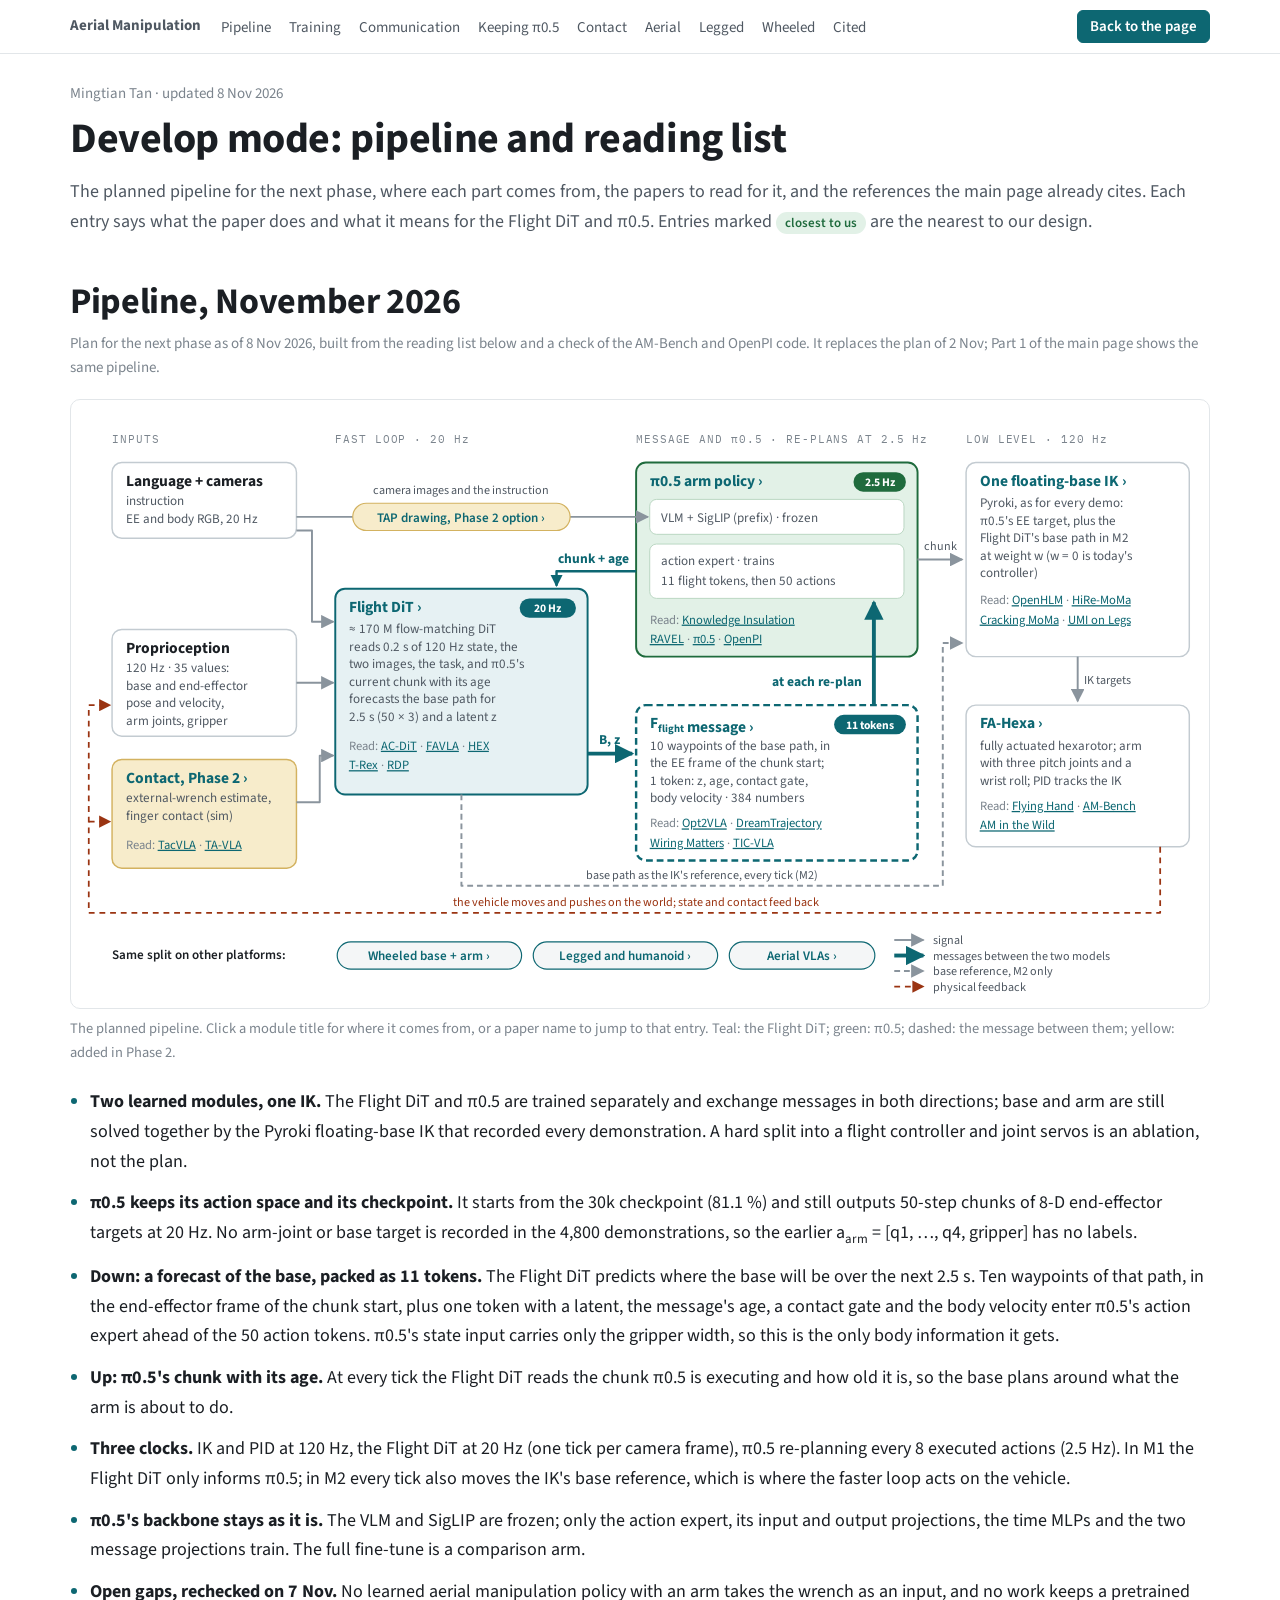
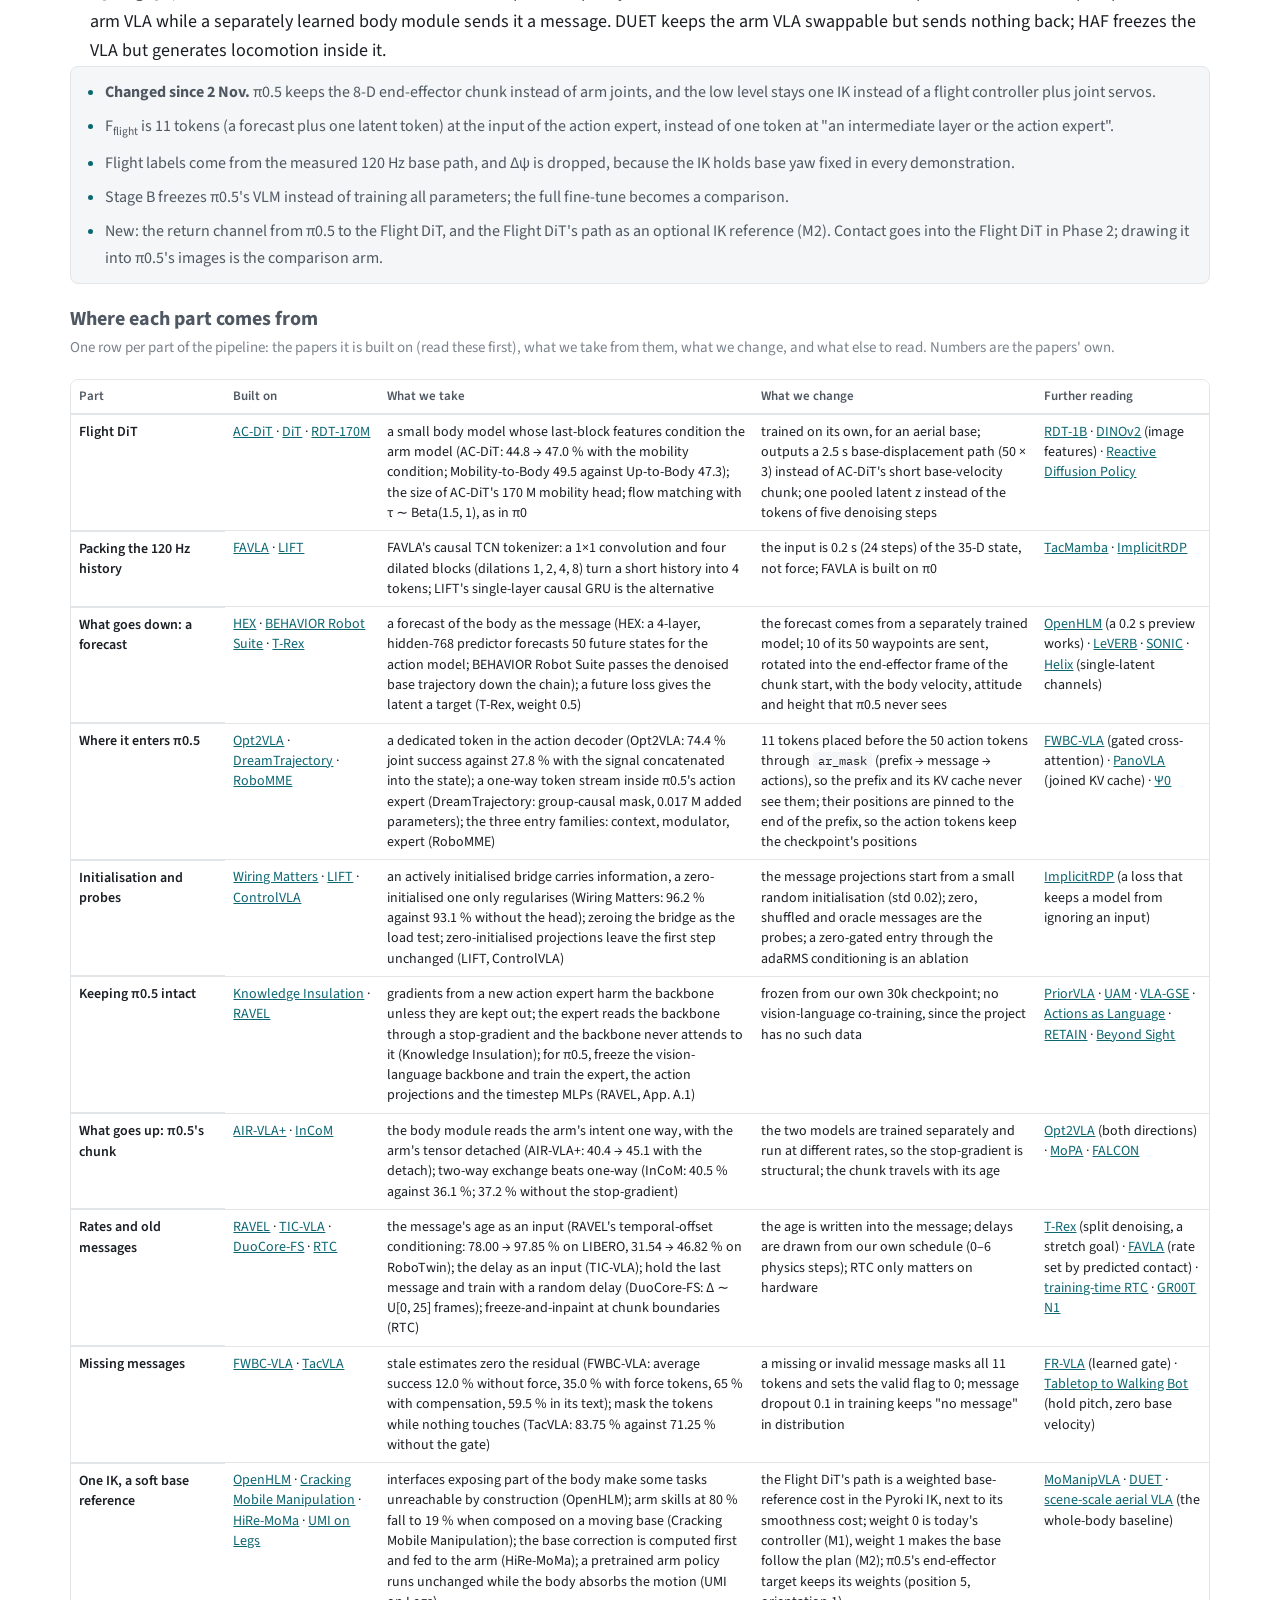
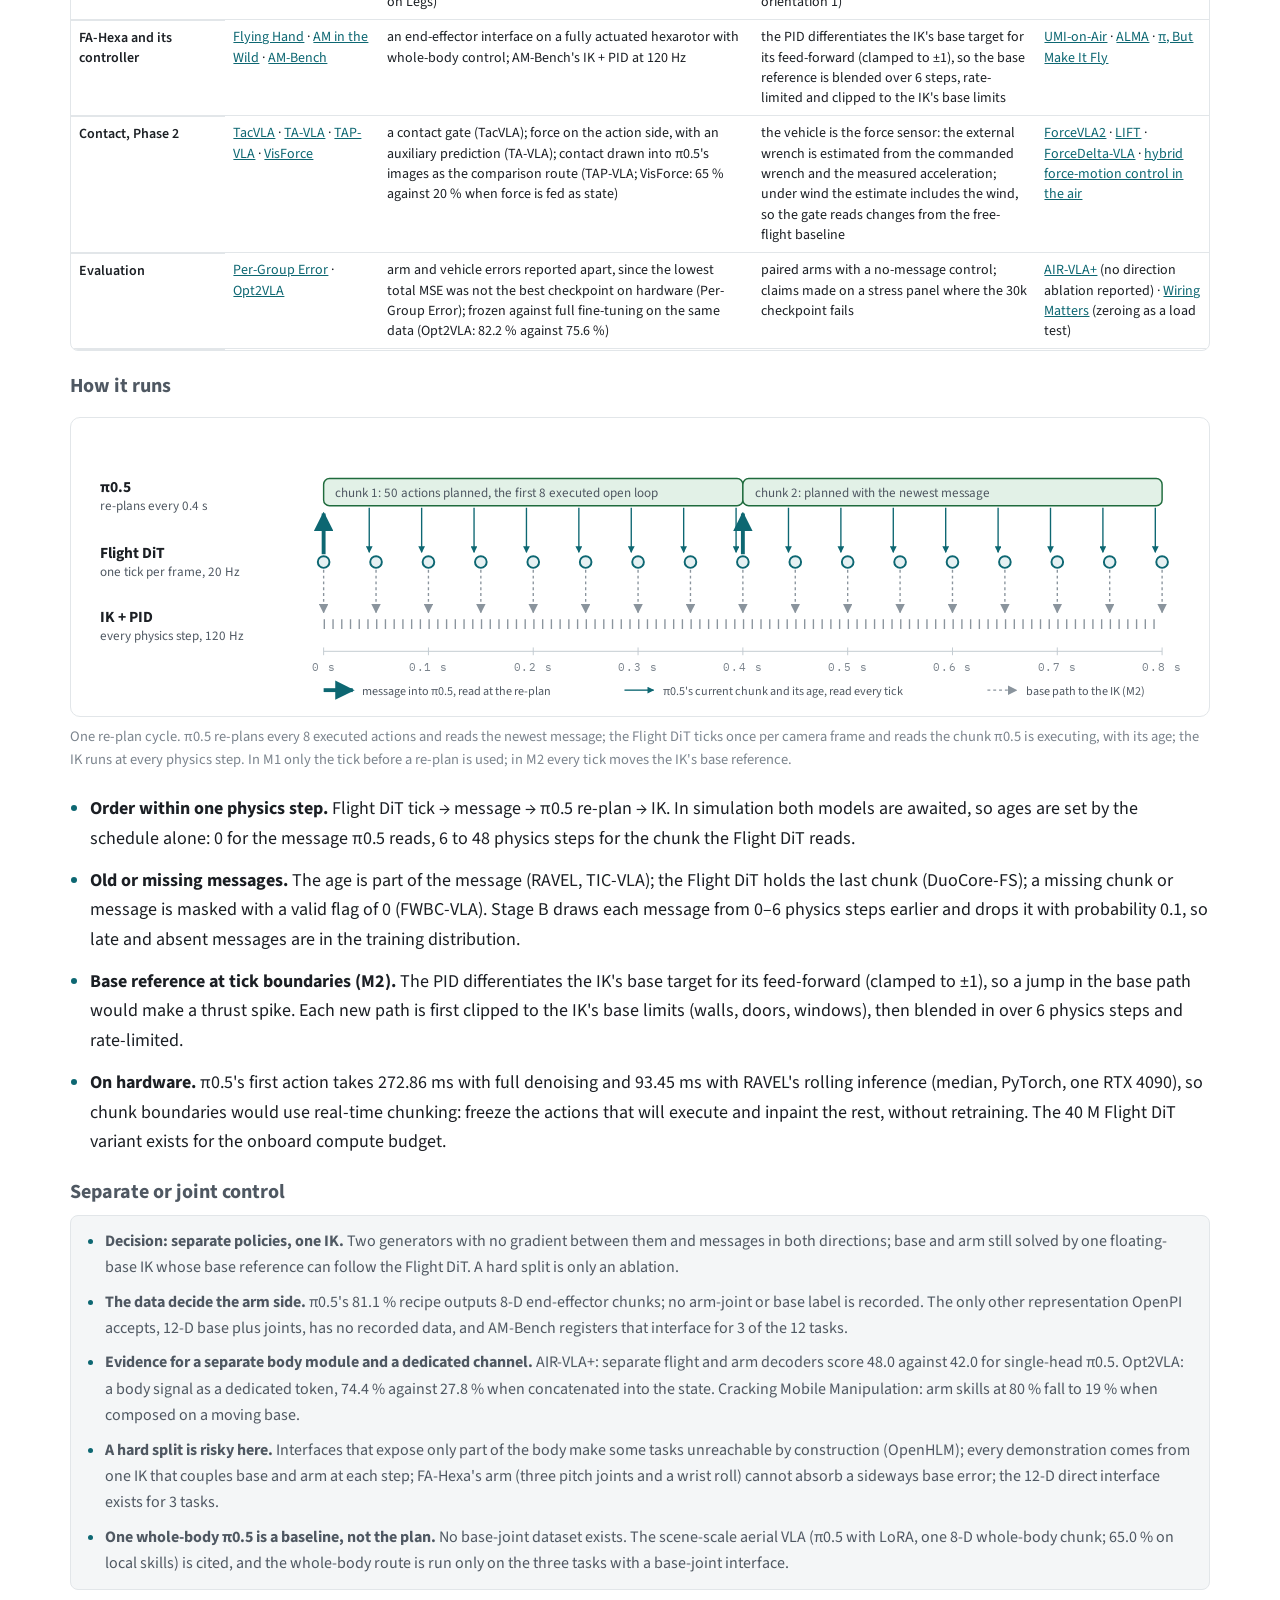
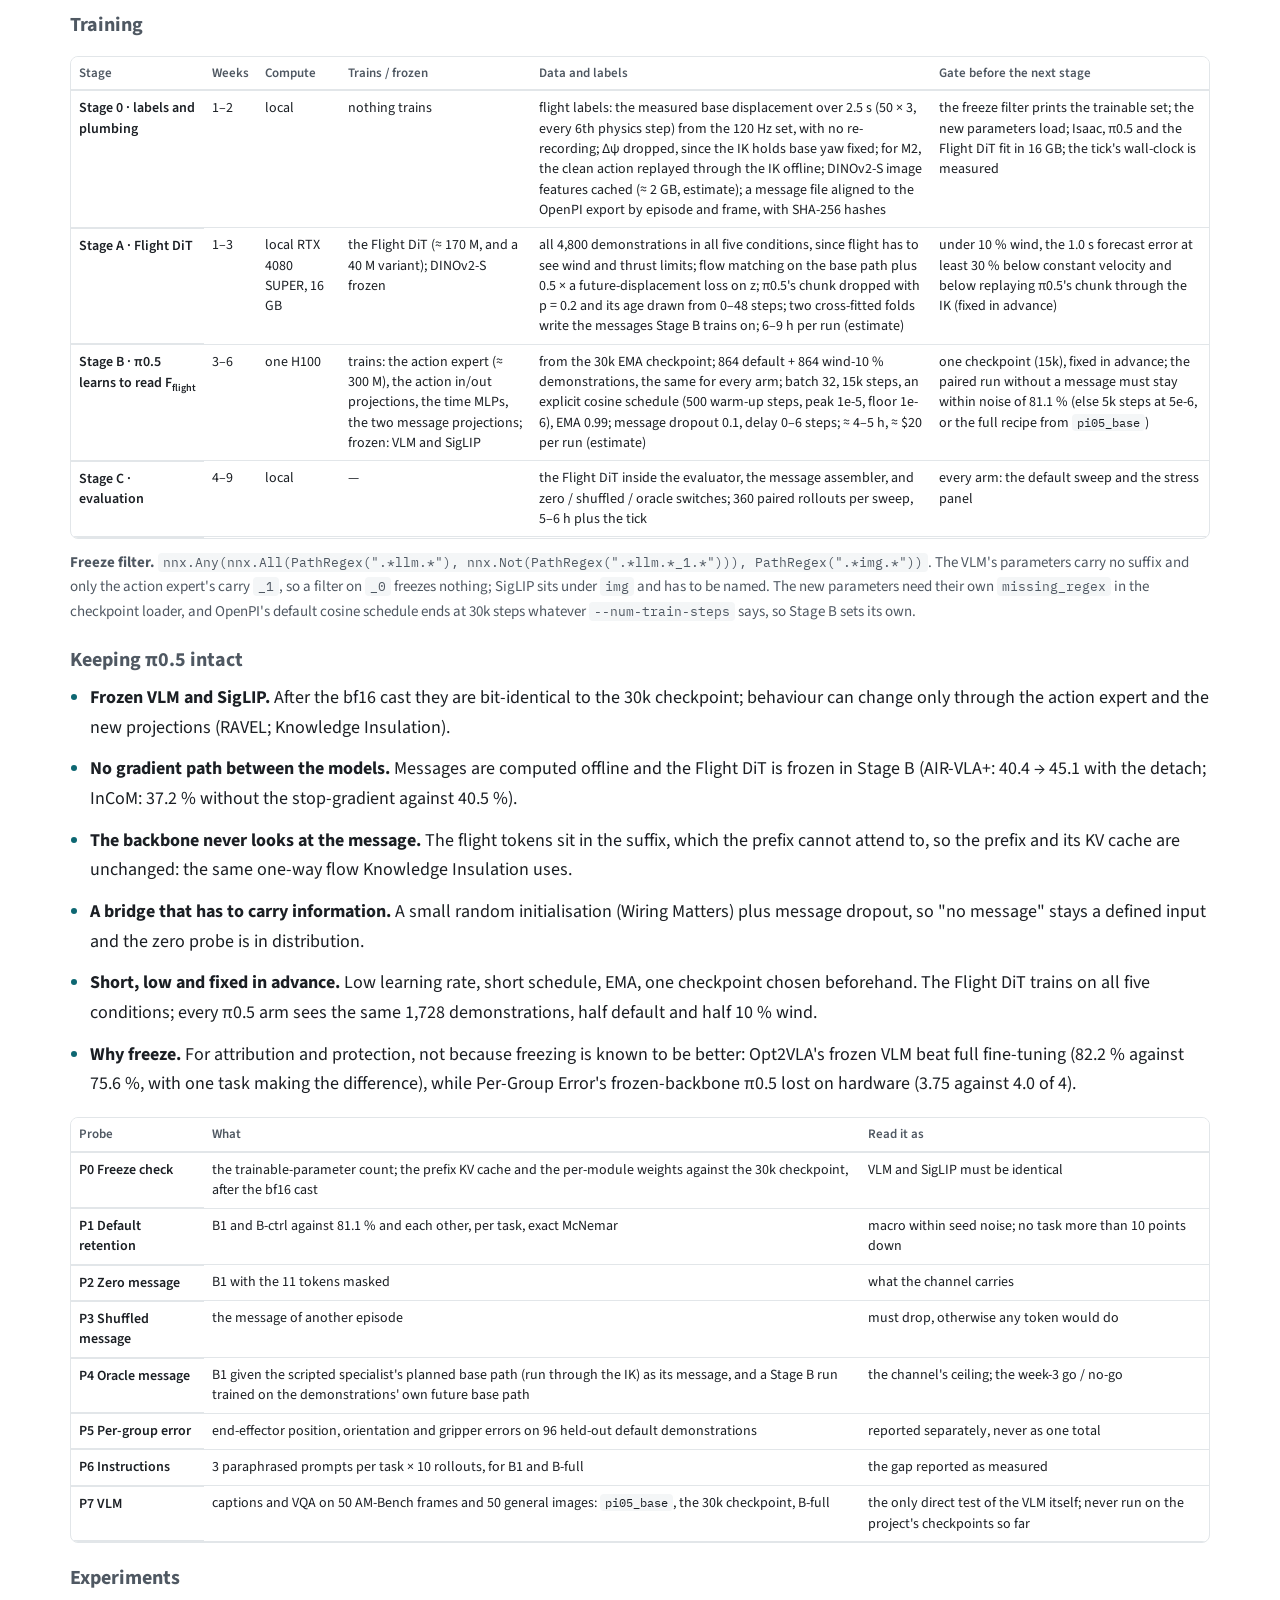
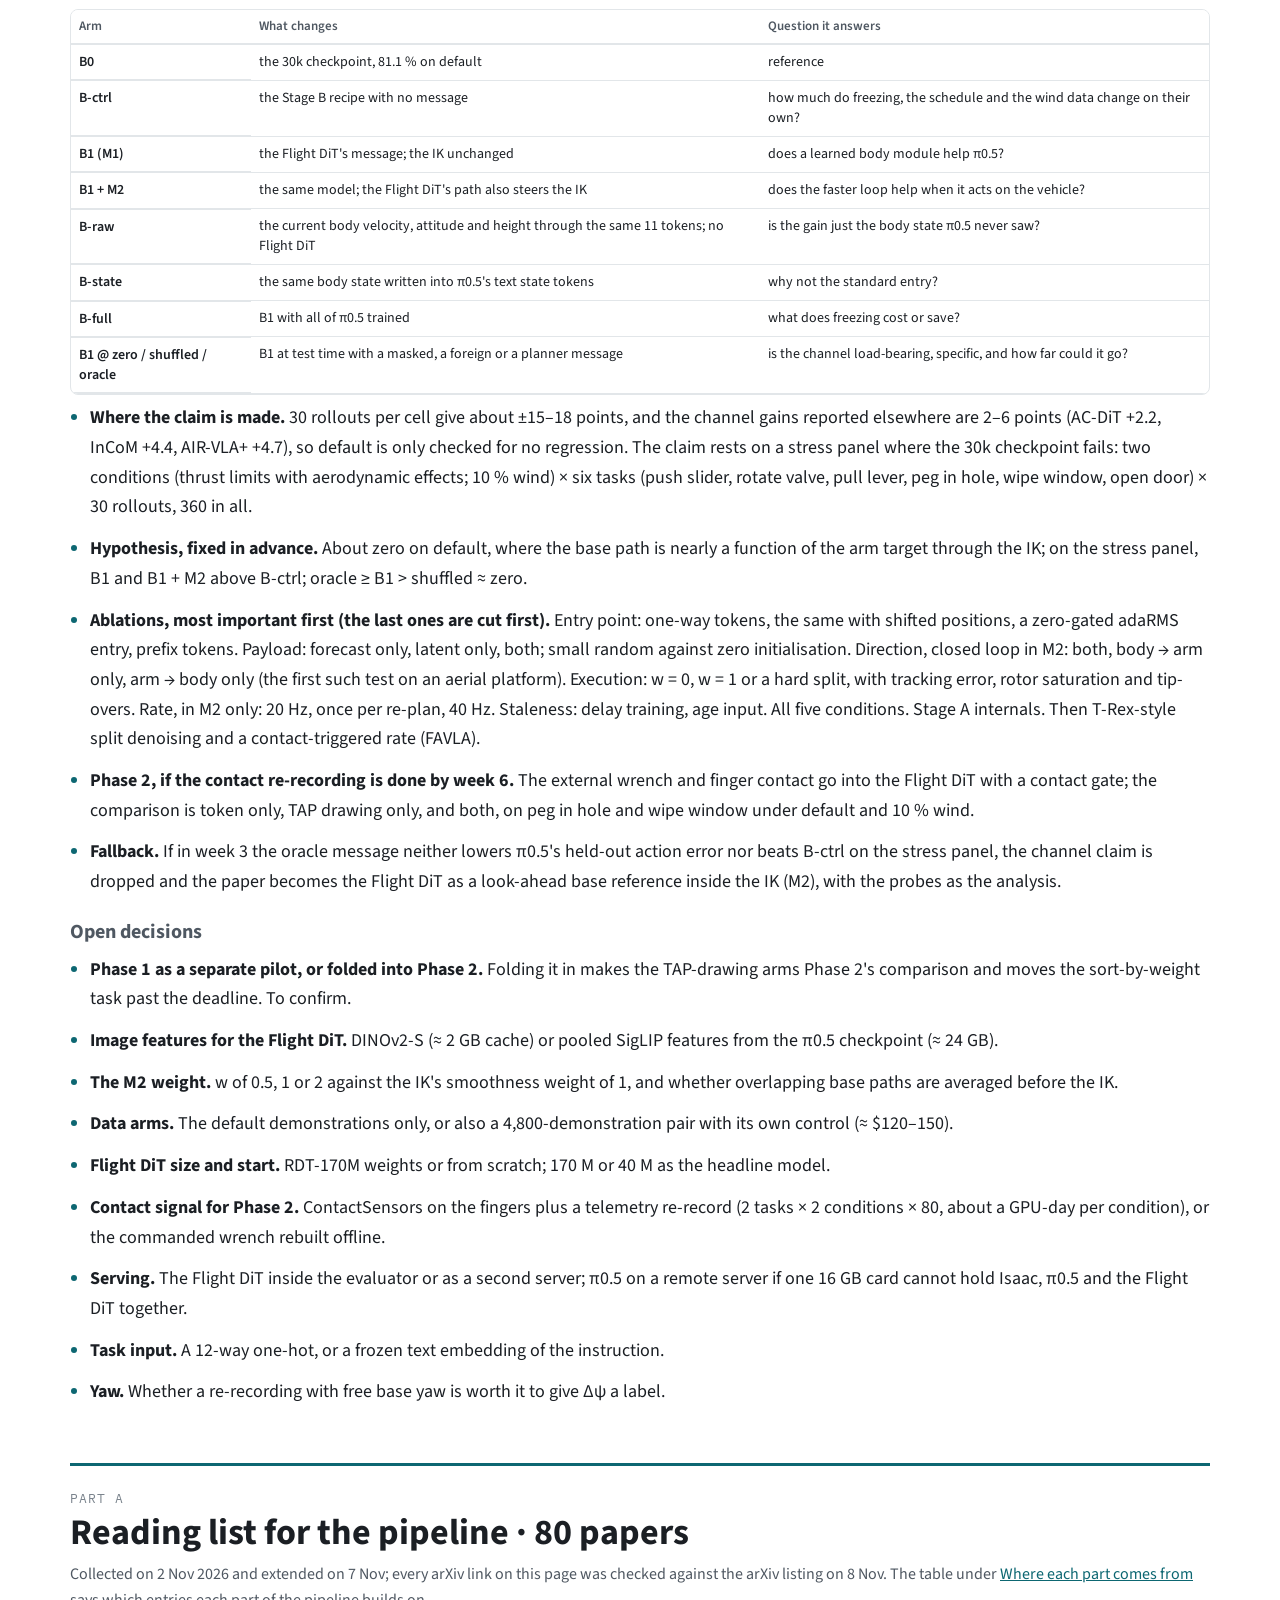
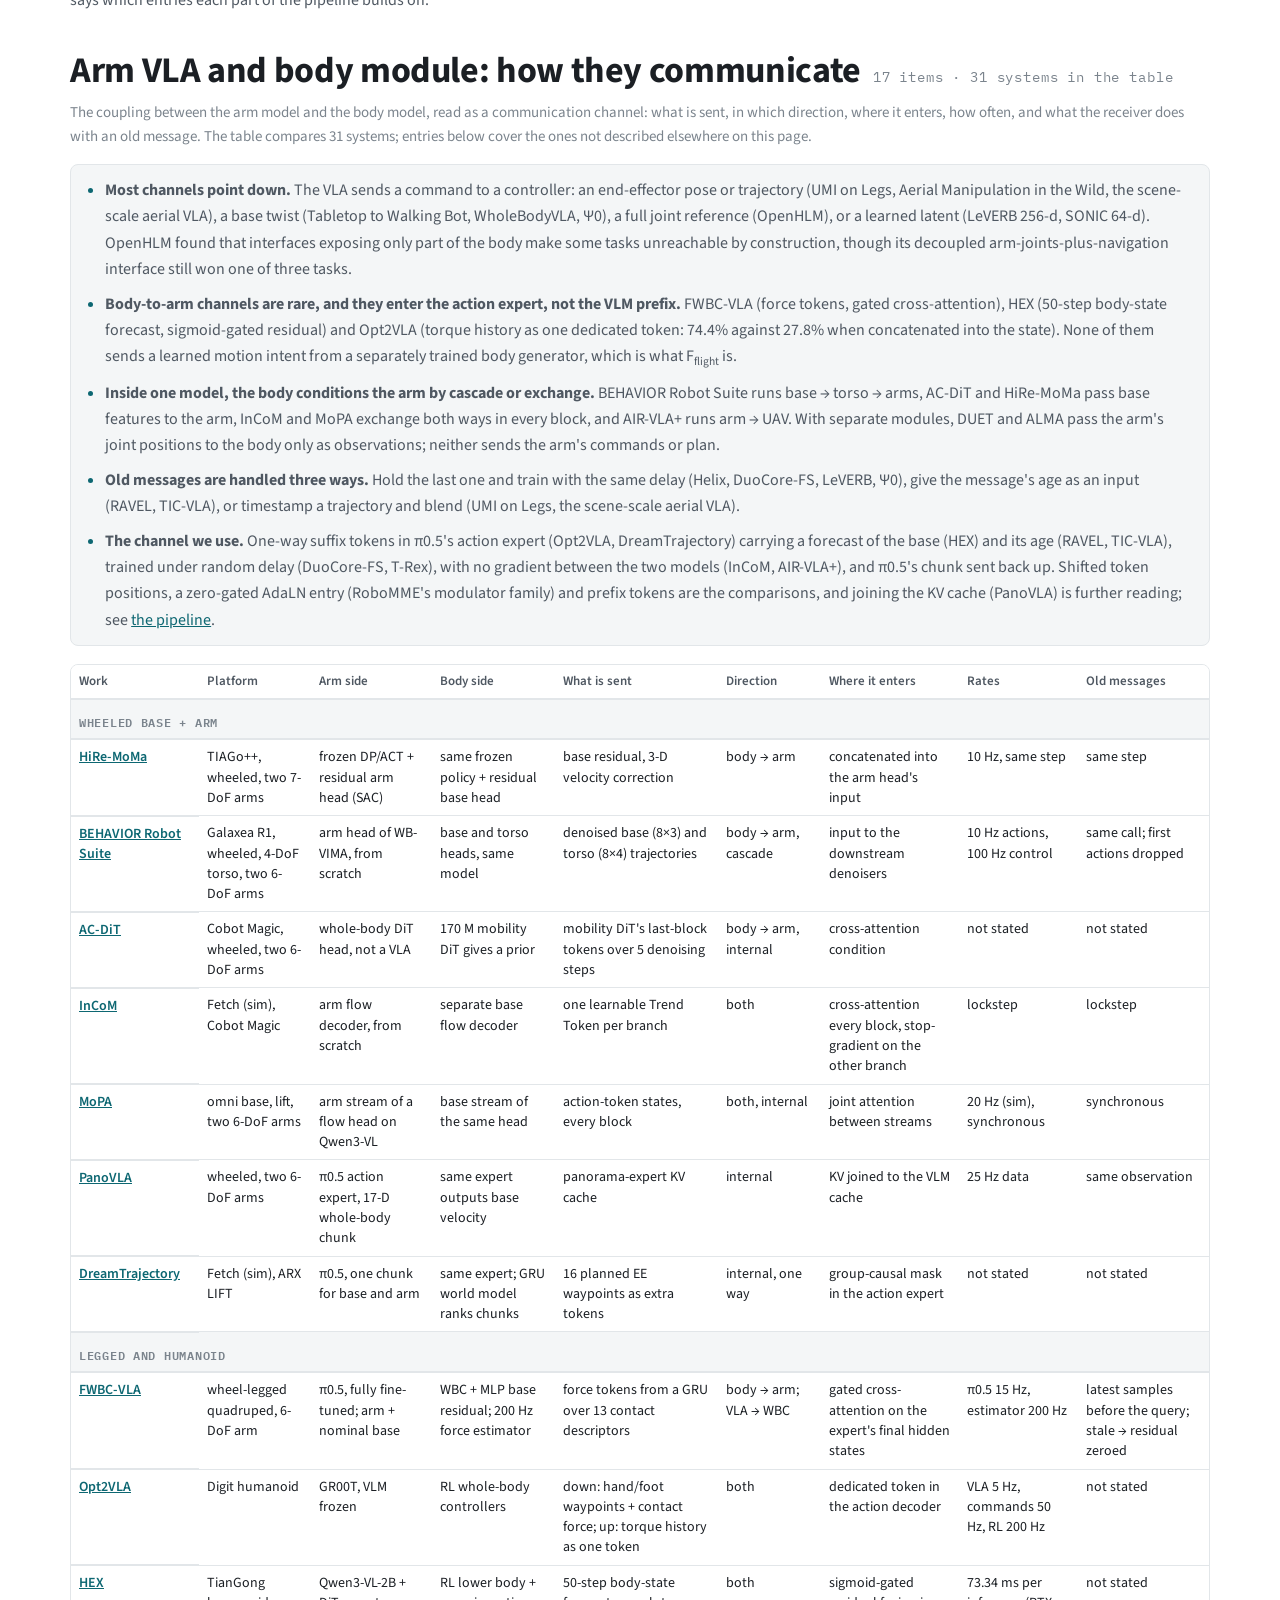
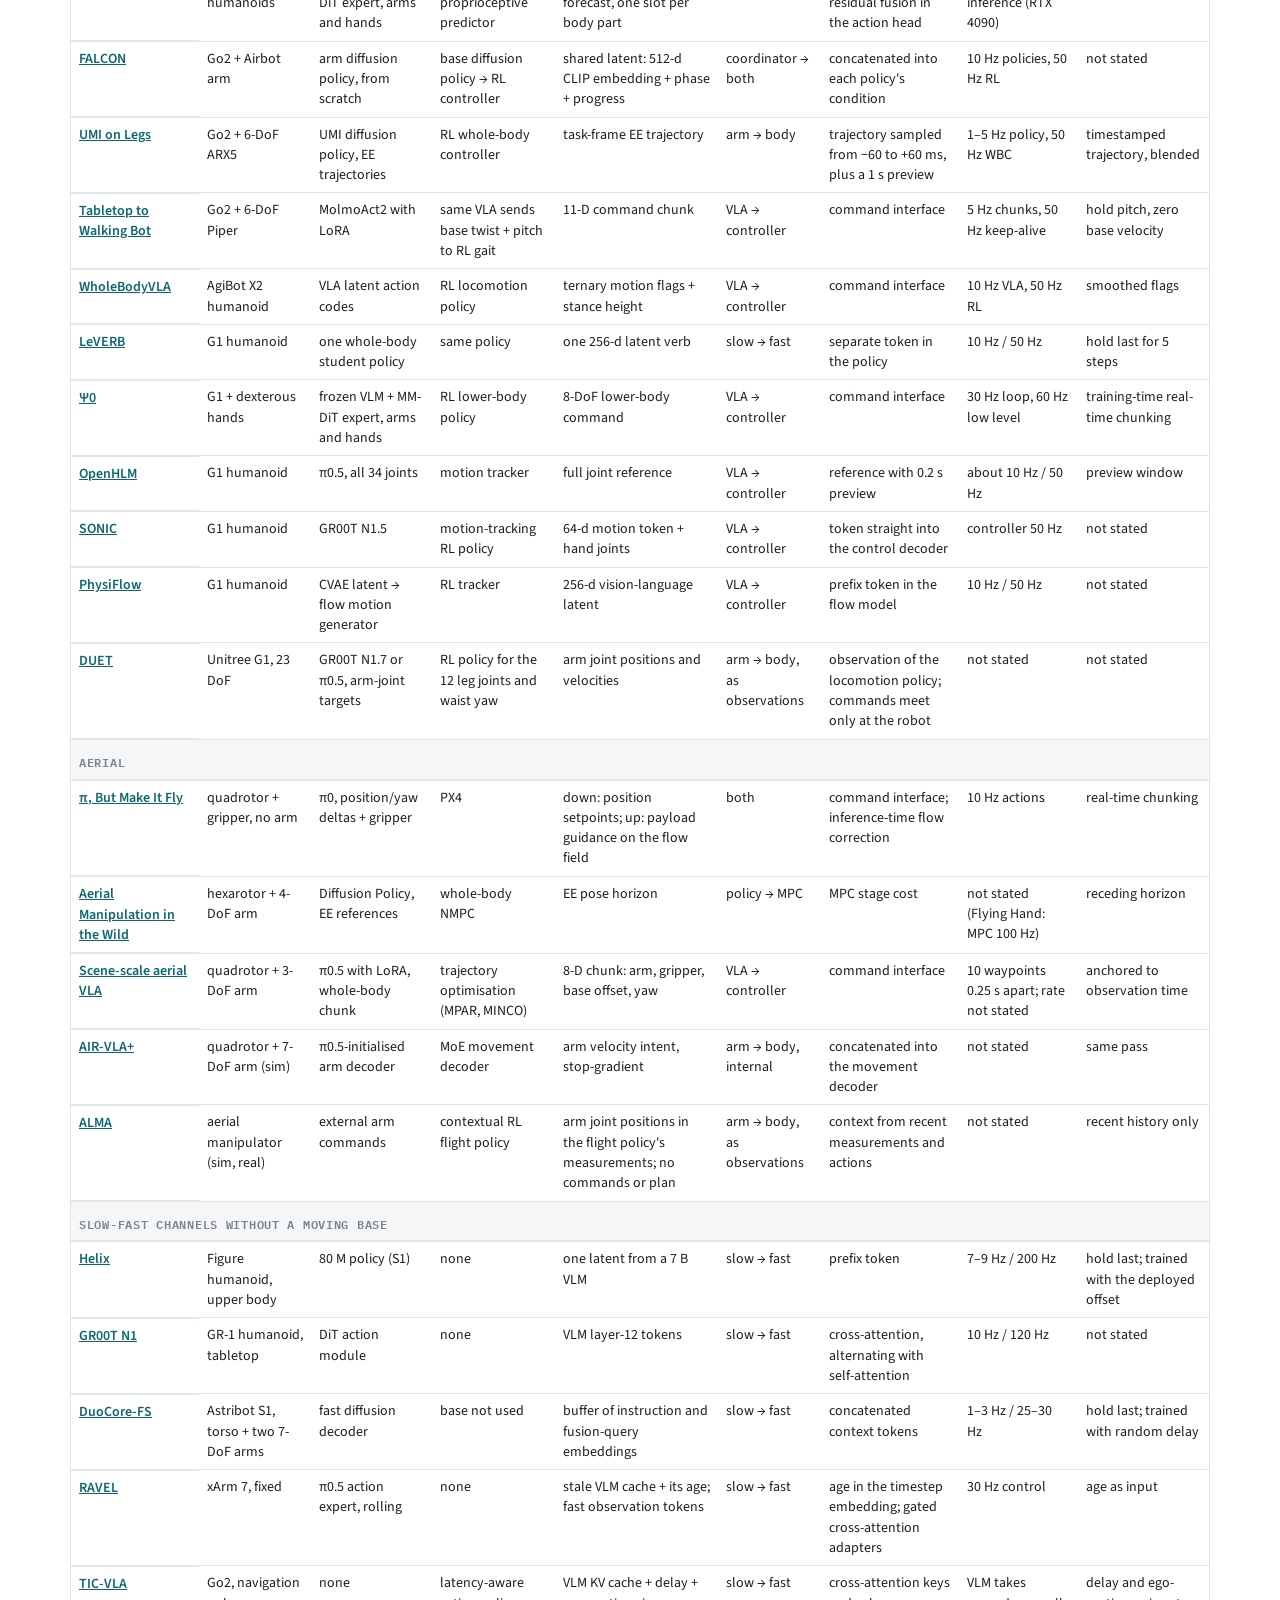
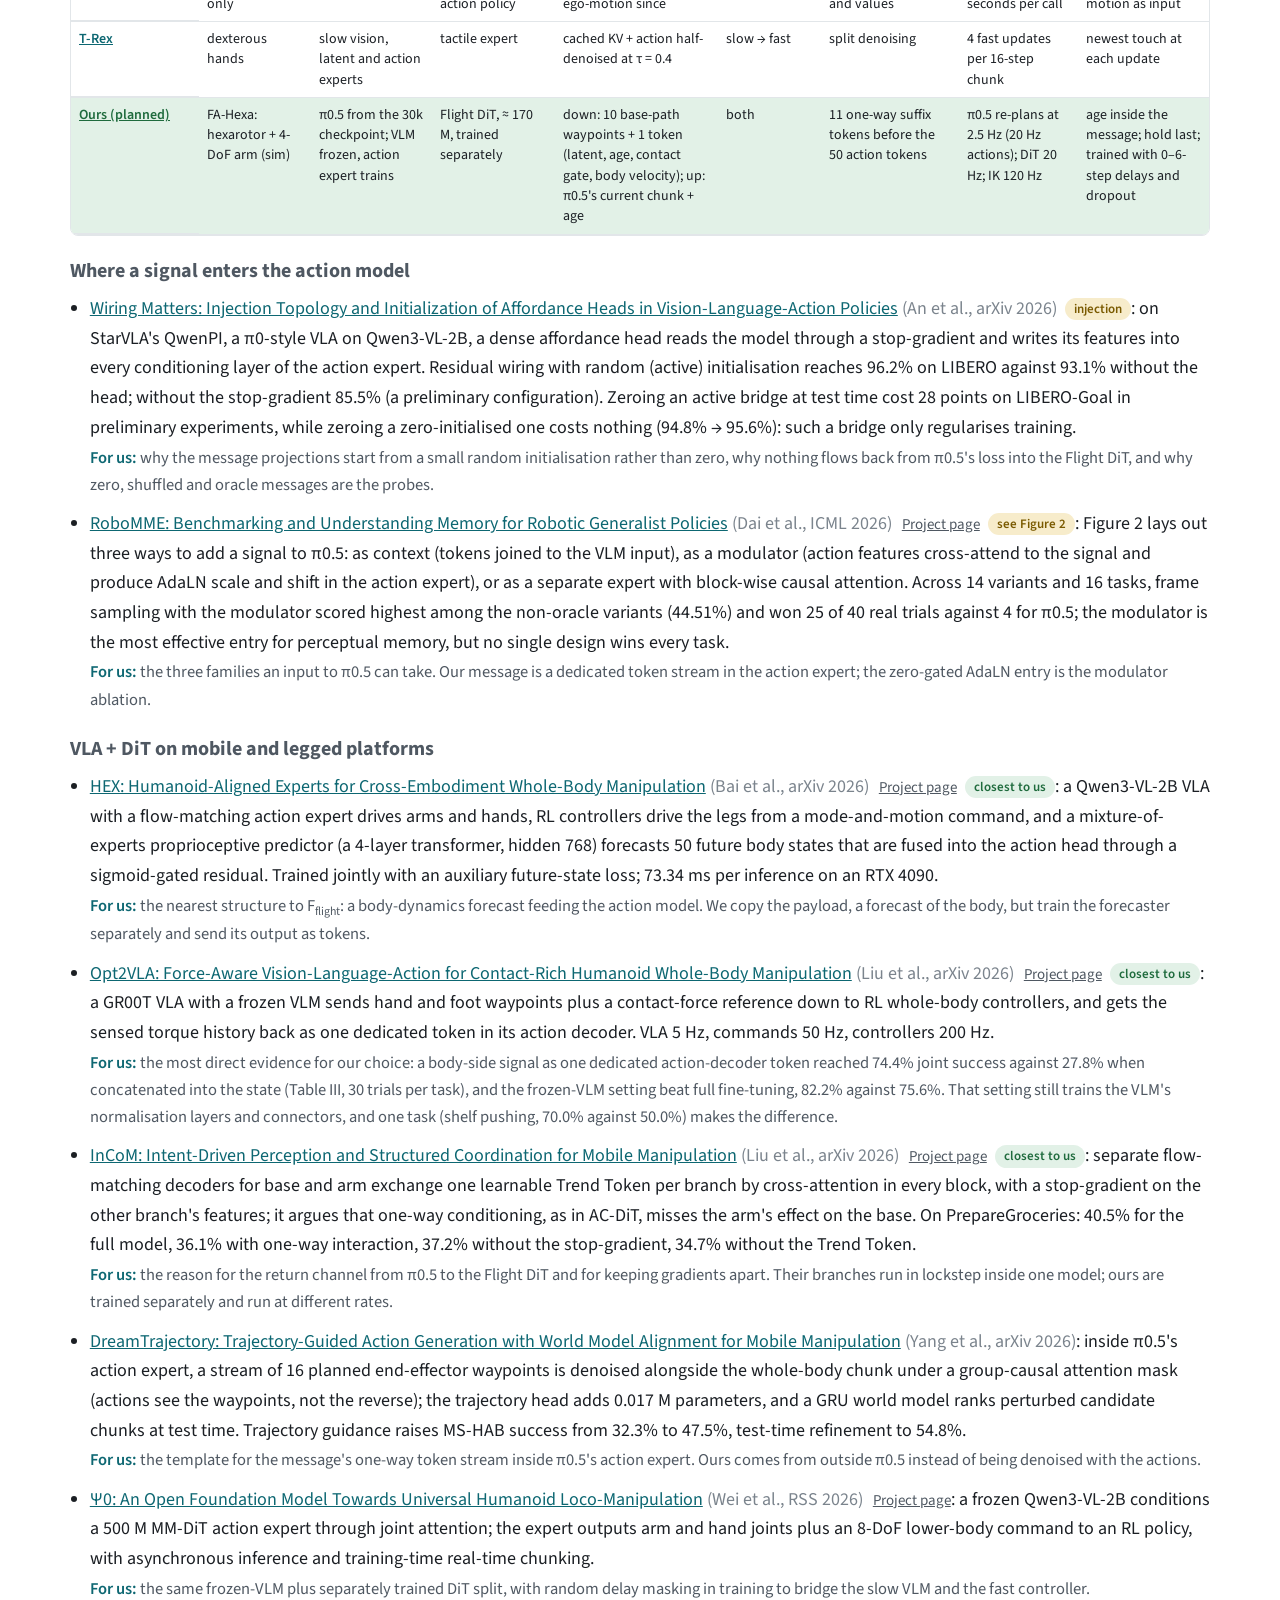
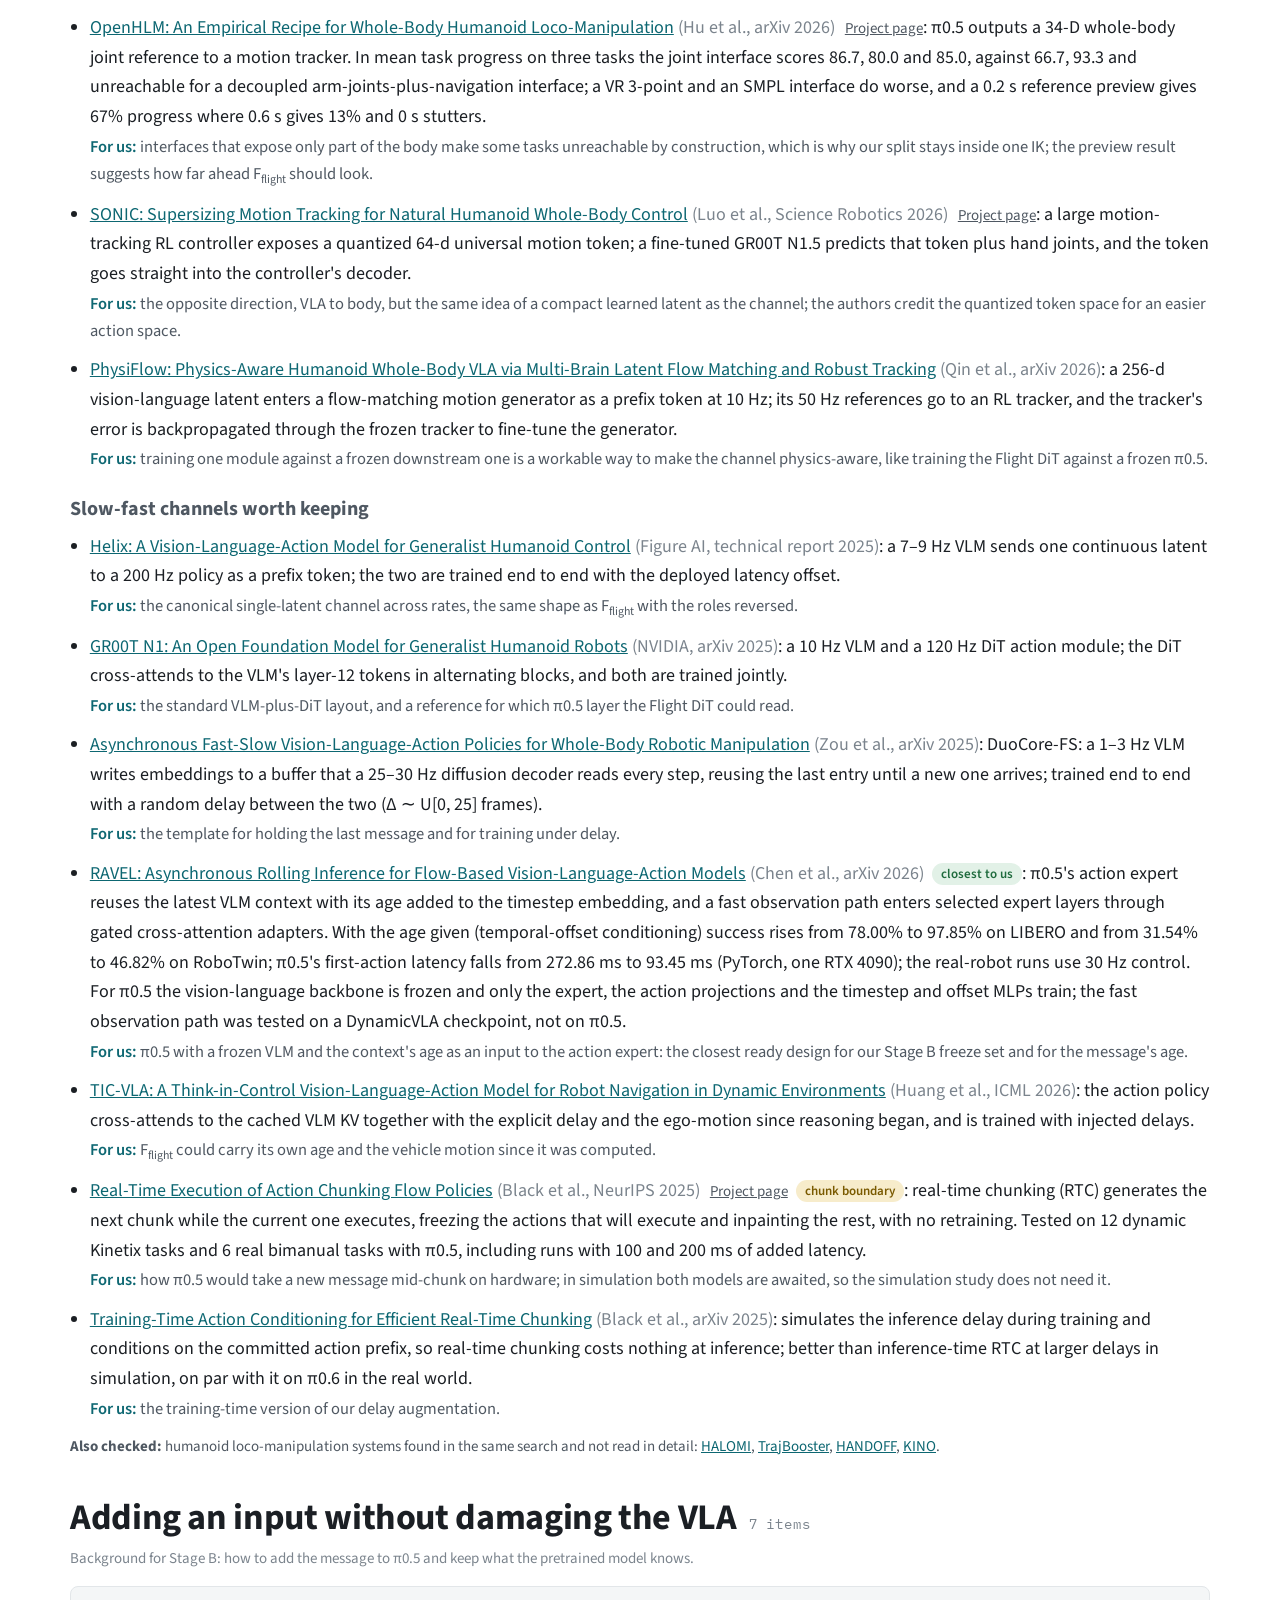
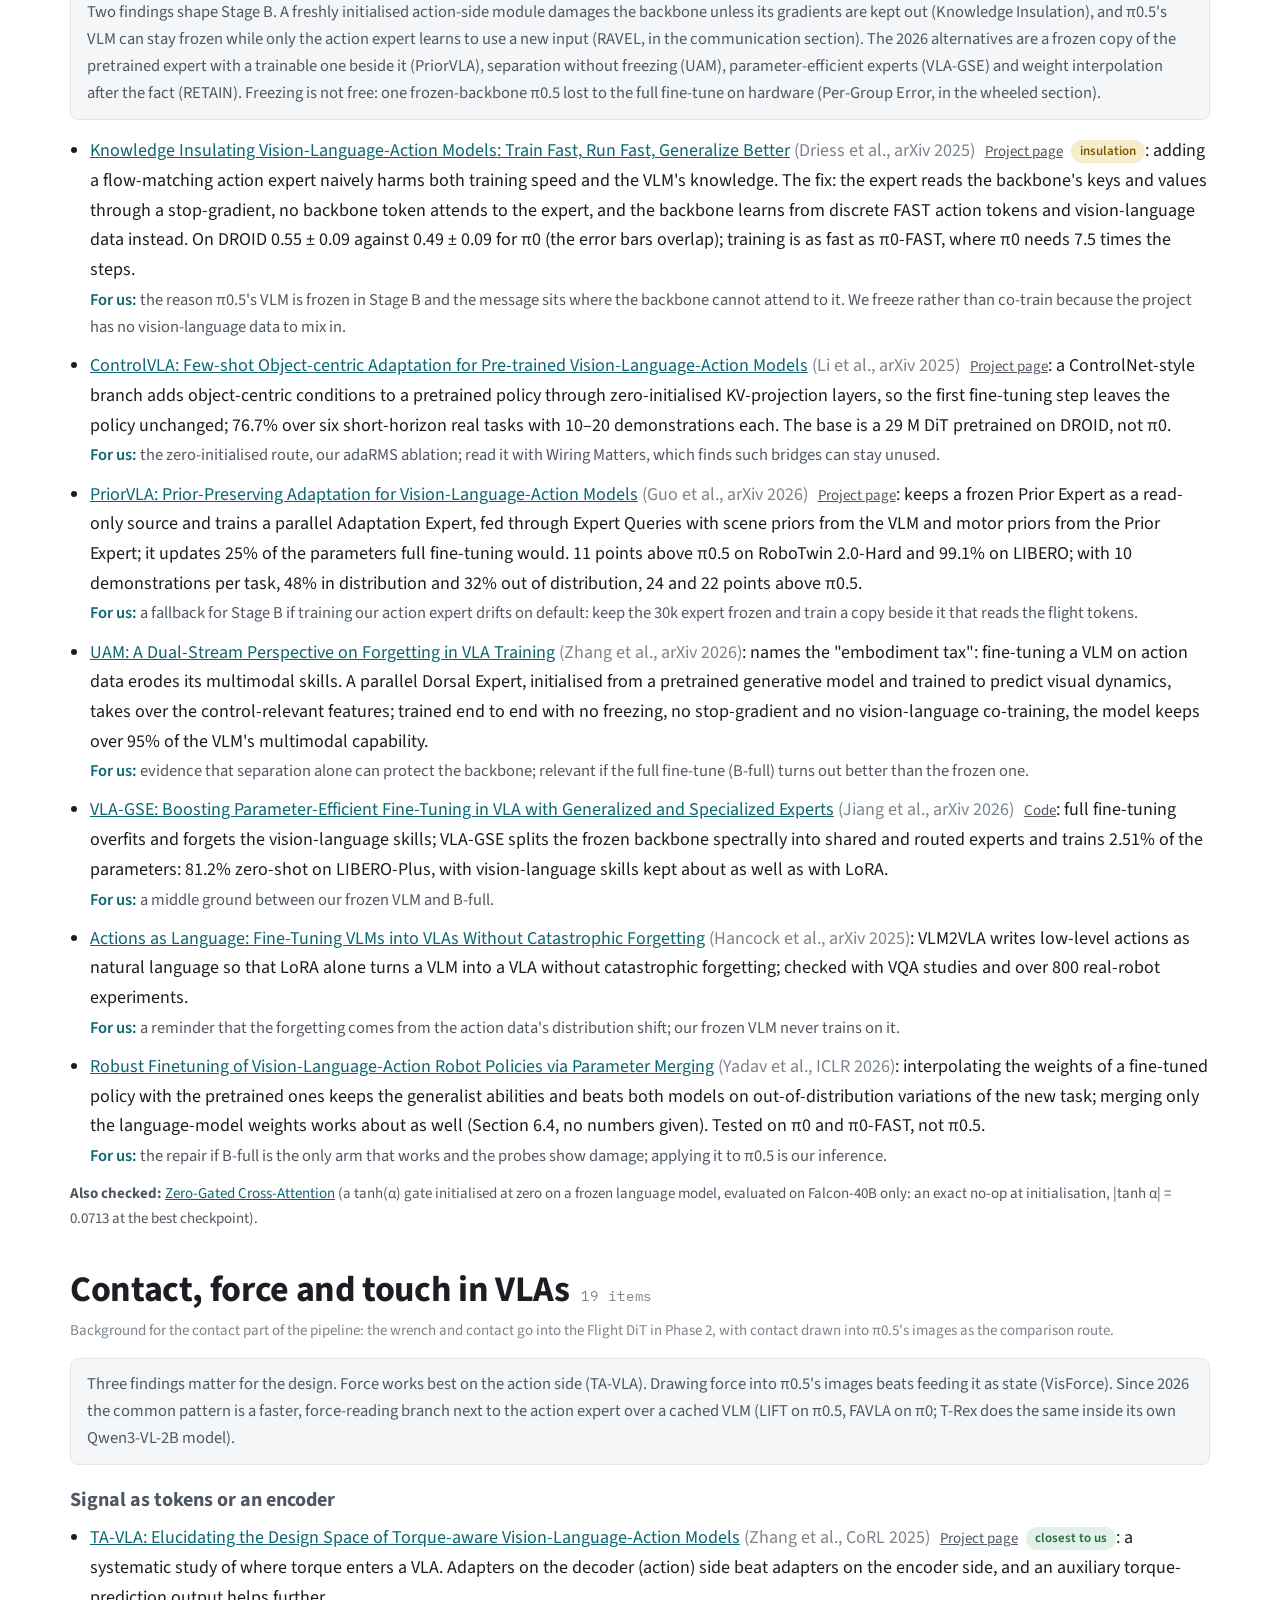
<file: develop.html>
<!DOCTYPE html>
<html lang="en">
<head>
  <meta charset="utf-8">
  <meta name="viewport" content="width=device-width, initial-scale=1">
  <title>Develop mode · Aerial Manipulation pipeline and reading list</title>
  <meta name="description" content="Pipeline and reading list for the aerial manipulation project: the Flight DiT and π0.5 with the message between them, where each part comes from, training and experiments; arm-body communication, keeping a pretrained VLA intact, contact and force in VLAs, aerial, legged and wheeled loco-manipulation, and the references cited on the main page.">
  <link rel="icon" href="data:image/svg+xml,%3Csvg xmlns='http://www.w3.org/2000/svg' viewBox='0 0 32 32'%3E%3Crect fill='%23123a40' width='32' height='32' rx='6'/%3E%3Ccircle cx='16' cy='16' r='3' fill='%23ffffff'/%3E%3Cpath d='M6 16h6M20 16h6M16 6v6M16 20v6' stroke='%23cfe9ec' stroke-width='1.6'/%3E%3C/svg%3E">
  <link rel="preconnect" href="https://fonts.googleapis.com">
  <link rel="preconnect" href="https://fonts.gstatic.com" crossorigin>
  <link href="https://fonts.googleapis.com/css2?family=IBM+Plex+Mono:wght@400;500&family=Source+Sans+3:wght@400;600;700&display=swap" rel="stylesheet">
  <link rel="stylesheet" href="styles.css?v=20261108a">
</head>
<body>
  <header class="nav">
    <div class="nav-inner">
      <a class="brand" href="index.html">Aerial Manipulation</a>
      <ul>
        <li><a href="#pipeline">Pipeline</a></li>
        <li><a href="#training">Training</a></li>
        <li><a href="#comm">Communication</a></li>
        <li><a href="#intact">Keeping π0.5</a></li>
        <li><a href="#contact">Contact</a></li>
        <li><a href="#aerial">Aerial</a></li>
        <li><a href="#legged">Legged</a></li>
        <li><a href="#wheeled">Wheeled</a></li>
        <li><a href="#cited">Cited</a></li>
      </ul>
      <a class="nav-mode active" href="index.html">Back to the page</a>
    </div>
  </header>

  <main id="top">
    <div class="wrap title-block">
      <p class="byline">Mingtian Tan · updated 8 Nov 2026</p>
      <h1>Develop mode: pipeline and reading list</h1>
      <p class="dev-intro">The planned pipeline for the next phase, where each part comes from, the papers to read for it, and the references the main page already cites. Each entry says what the paper does and what it means for the Flight DiT and π0.5. Entries marked <span class="chip ok">closest to us</span> are the nearest to our design.</p>
    </div>

    <section class="dev-group" id="pipeline">
      <div class="wrap">
        <h2>Pipeline, November 2026</h2>
        <p class="where">Plan for the next phase as of 8 Nov 2026, built from the reading list below and a check of the AM-Bench and OpenPI code. It replaces the plan of 2 Nov; Part 1 of the main page shows the same pipeline.</p>
        <figure class="dmap-fig">
          <div class="dmap-wrap">
          <svg class="dmap" viewBox="-12 0 1152 604" role="img" aria-labelledby="dmap-title dmap-desc">
          <title id="dmap-title">The planned pipeline</title>
          <desc id="dmap-desc">Cameras, language, 120 Hz proprioception and, in Phase 2, contact feed a Flight DiT that ticks at 20 Hz and forecasts the base path for the next 2.5 s. An eleven-token message carries the forecast into π0.5's action expert at each re-plan, every 0.4 s; π0.5's VLM is frozen and never sees it. π0.5 sends the chunk it is executing, with its age, back to the Flight DiT. One floating-base IK at 120 Hz executes π0.5's end-effector chunk and, in M2, also follows the Flight DiT's base path; the vehicle's motion and contact feed back into the inputs. Module titles link to their sources and paper names to their reading-list entries.</desc>
          <defs><marker id="m-gray" viewBox="0 0 10 10" refX="9" refY="5" markerWidth="7" markerHeight="7" orient="auto-start-reverse"><path d="M0,0 L10,5 L0,10 z" class="mk-gray"/></marker><marker id="m-acc" viewBox="0 0 10 10" refX="9" refY="5" markerWidth="5" markerHeight="5" orient="auto-start-reverse"><path d="M0,0 L10,5 L0,10 z" class="mk-acc"/></marker><marker id="m-bad" viewBox="0 0 10 10" refX="9" refY="5" markerWidth="7" markerHeight="7" orient="auto-start-reverse"><path d="M0,0 L10,5 L0,10 z" class="mk-bad"/></marker></defs>
          <text x="20" y="30" class="col">INPUTS</text>
          <text x="250" y="30" class="col">FAST LOOP · 20 Hz</text>
          <text x="560" y="30" class="col">MESSAGE AND π0.5 · RE-PLANS AT 2.5 Hz</text>
          <text x="900" y="30" class="col">LOW LEVEL · 120 Hz</text>
          <rect x="20" y="50" width="190" height="78" rx="10" class="box"/>
          <text x="34" y="74" class="t">Language + cameras</text>
          <text x="34" y="94" class="s">instruction</text>
          <text x="34" y="112" class="s">EE and body RGB, 20 Hz</text>
          <rect x="20" y="222" width="190" height="110" rx="10" class="box"/>
          <text x="34" y="246" class="t">Proprioception</text>
          <text x="34" y="266" class="s">120 Hz · 35 values:</text>
          <text x="34" y="284" class="s">base and end-effector</text>
          <text x="34" y="302" class="s">pose and velocity,</text>
          <text x="34" y="320" class="s">arm joints, gripper</text>
          <rect x="20" y="356" width="190" height="112" rx="10" class="box new"/>
          <a href="#src-contact"><text x="34" y="380" class="t link">Contact, Phase 2 ›</text></a>
          <text x="34" y="400" class="s">external-wrench estimate,</text>
          <text x="34" y="418" class="s">finger contact (sim)</text>
          <text x="34" y="448" class="r"><tspan class="lead">Read: </tspan><a href="#p-2603-12665"><tspan class="paper">TacVLA</tspan></a><tspan class="sep"> · </tspan><a href="#p-2509-07962"><tspan class="paper">TA-VLA</tspan></a></text>
          <rect x="250" y="180" width="260" height="212" rx="10" class="box dit"/>
          <a href="#src-flight"><text x="264" y="204" class="t link">Flight DiT ›</text></a>
          <rect x="440" y="190" width="58" height="20" rx="10" class="badge"/><text x="469" y="204.5" class="badge-t" text-anchor="middle">20 Hz</text>
          <text x="264" y="226" class="s">≈ 170 M flow-matching DiT</text>
          <text x="264" y="244" class="s">reads 0.2 s of 120 Hz state, the</text>
          <text x="264" y="262" class="s">two images, the task, and π0.5's</text>
          <text x="264" y="280" class="s">current chunk with its age</text>
          <text x="264" y="298" class="s">forecasts the base path for</text>
          <text x="264" y="316" class="s">2.5 s (50 × 3) and a latent z</text>
          <text x="264" y="346" class="r"><tspan class="lead">Read: </tspan><a href="#p-2507-01961"><tspan class="paper">AC-DiT</tspan></a><tspan class="sep"> · </tspan><a href="#p-2602-23648"><tspan class="paper">FAVLA</tspan></a><tspan class="sep"> · </tspan><a href="#p-2604-07993"><tspan class="paper">HEX</tspan></a></text>
          <text x="264" y="366" class="r"><a href="#p-2606-17055"><tspan class="paper">T-Rex</tspan></a><tspan class="sep"> · </tspan><a href="#p-2503-02881"><tspan class="paper">RDP</tspan></a></text>
          <rect x="560" y="50" width="290" height="200" rx="10" class="box vla"/>
          <a href="#src-pi05"><text x="574" y="74" class="t link">π0.5 arm policy ›</text></a>
          <rect x="784" y="60" width="54" height="20" rx="10" class="badge vlab"/><text x="811" y="74.5" class="badge vlab-t" text-anchor="middle">2.5 Hz</text>
          <rect x="574" y="88" width="262" height="36" rx="7" class="inner"/>
          <text x="586" y="111" class="s">VLM + SigLIP (prefix) · frozen</text>
          <rect x="574" y="134" width="262" height="56" rx="7" class="inner"/>
          <text x="586" y="156" class="s">action expert · trains</text>
          <text x="586" y="176" class="s">11 flight tokens, then 50 actions</text>
          <text x="574" y="216" class="r"><tspan class="lead">Read: </tspan><a href="#p-2505-23705"><tspan class="paper">Knowledge Insulation</tspan></a></text>
          <text x="574" y="236" class="r"><a href="#p-2609-34170"><tspan class="paper">RAVEL</tspan></a><tspan class="sep"> · </tspan><a href="#p-2504-16054"><tspan class="paper">π0.5</tspan></a><tspan class="sep"> · </tspan><a href="#p-openpi"><tspan class="paper">OpenPI</tspan></a></text>
          <rect x="560" y="300" width="290" height="160" rx="10" class="box ch"/>
          <a href="#src-entry"><text x="574" y="324" class="t link">F<tspan dy="4" class="sub">flight</tspan><tspan dy="-4"></tspan> message ›</text></a>
          <rect x="764" y="310" width="74" height="20" rx="10" class="badge"/><text x="801" y="324.5" class="badge-t" text-anchor="middle">11 tokens</text>
          <text x="574" y="346" class="s">10 waypoints of the base path, in</text>
          <text x="574" y="364" class="s">the EE frame of the chunk start;</text>
          <text x="574" y="382" class="s">1 token: z, age, contact gate,</text>
          <text x="574" y="400" class="s">body velocity · 384 numbers</text>
          <text x="574" y="426" class="r"><tspan class="lead">Read: </tspan><a href="#p-2609-23968"><tspan class="paper">Opt2VLA</tspan></a><tspan class="sep"> · </tspan><a href="#p-2608-01381"><tspan class="paper">DreamTrajectory</tspan></a></text>
          <text x="574" y="446" class="r"><a href="#p-2610-06318"><tspan class="paper">Wiring Matters</tspan></a><tspan class="sep"> · </tspan><a href="#p-2602-02459"><tspan class="paper">TIC-VLA</tspan></a></text>
          <rect x="900" y="50" width="230" height="200" rx="10" class="box"/>
          <a href="#src-ik"><text x="914" y="74" class="t link">One floating-base IK ›</text></a>
          <text x="914" y="96" class="s">Pyroki, as for every demo:</text>
          <text x="914" y="114" class="s">π0.5's EE target, plus the</text>
          <text x="914" y="132" class="s">Flight DiT's base path in M2</text>
          <text x="914" y="150" class="s">at weight w (w = 0 is today's</text>
          <text x="914" y="168" class="s">controller)</text>
          <text x="914" y="196" class="r"><tspan class="lead">Read: </tspan><a href="#p-2606-22174"><tspan class="paper">OpenHLM</tspan></a><tspan class="sep"> · </tspan><a href="#p-2610-20607"><tspan class="paper">HiRe-MoMa</tspan></a></text>
          <text x="914" y="216" class="r"><a href="#p-2610-19600"><tspan class="paper">Cracking MoMa</tspan></a><tspan class="sep"> · </tspan><a href="#p-2407-10353"><tspan class="paper">UMI on Legs</tspan></a></text>
          <rect x="900" y="300" width="230" height="146" rx="10" class="box"/>
          <a href="#src-vehicle"><text x="914" y="324" class="t link">FA-Hexa ›</text></a>
          <text x="914" y="346" class="s">fully actuated hexarotor; arm</text>
          <text x="914" y="364" class="s">with three pitch joints and a</text>
          <text x="914" y="382" class="s">wrist roll; PID tracks the IK</text>
          <text x="914" y="408" class="r"><tspan class="lead">Read: </tspan><a href="#p-2504-10334"><tspan class="paper">Flying Hand</tspan></a><tspan class="sep"> · </tspan><a href="#p-2609-00641"><tspan class="paper">AM-Bench</tspan></a></text>
          <text x="914" y="428" class="r"><a href="#p-2609-30521"><tspan class="paper">AM in the Wild</tspan></a></text>
          <path d="M210,106 L572,106" class="wire" marker-end="url(#m-gray)"/>
          <path d="M210,120 L226,120 L226,214 L248,214" class="wire" marker-end="url(#m-gray)"/>
          <path d="M210,277 L248,277" class="wire" marker-end="url(#m-gray)"/>
          <path d="M210,400 L234,400 L234,352 L248,352" class="wire" marker-end="url(#m-gray)"/>
          <a href="#src-contact"><rect x="268" y="92" width="224" height="28" rx="14" class="pill opt"/><text x="380" y="111" class="pill-t" text-anchor="middle">TAP drawing, Phase 2 option ›</text></a>
          <text x="380" y="82" class="w" text-anchor="middle">camera images and the instruction</text>
          <path d="M510,350 L556,350" class="wire ch" marker-end="url(#m-acc)"/>
          <text x="533" y="340" class="w acc" text-anchor="middle">B, z</text>
          <path d="M805,300 L805,194" class="wire ch" marker-end="url(#m-acc)"/>
          <text x="793" y="280" class="w acc" text-anchor="end">at each re-plan</text>
          <path d="M560,162 L478,162 L478,177" class="wire ret" marker-end="url(#m-acc)"/>
          <text x="516" y="154" class="w acc" text-anchor="middle">chunk + age</text>
          <path d="M850,150 L896,150" class="wire" marker-end="url(#m-gray)"/>
          <text x="874" y="140" class="w" text-anchor="middle">chunk</text>
          <path d="M380,392 L380,486 L876,486 L876,236 L896,236" class="wire opt" marker-end="url(#m-gray)"/>
          <text x="628" y="479" class="w" text-anchor="middle">base path as the IK's reference, every tick (M2)</text>
          <path d="M1015,250 L1015,296" class="wire" marker-end="url(#m-gray)"/>
          <text x="1022" y="278" class="w">IK targets</text>
          <path d="M1100,446 L1100,514 L-4,514 L-4,300 L18,300" class="wire fb" marker-end="url(#m-bad)"/>
          <path d="M-4,420 L18,420" class="wire fb" marker-end="url(#m-bad)"/>
          <text x="560" y="507" class="w bad" text-anchor="middle">the vehicle moves and pushes on the world; state and contact feed back</text>
          <text x="20" y="562" class="s strong">Same split on other platforms:</text>
          <a href="#wheeled"><rect x="252" y="544" width="190" height="28" rx="14" class="pill"/><text x="347" y="563" class="pill-t" text-anchor="middle">Wheeled base + arm ›</text></a>
          <a href="#legged"><rect x="454" y="544" width="190" height="28" rx="14" class="pill"/><text x="549" y="563" class="pill-t" text-anchor="middle">Legged and humanoid ›</text></a>
          <a href="#aerial"><rect x="656" y="544" width="150" height="28" rx="14" class="pill"/><text x="731" y="563" class="pill-t" text-anchor="middle">Aerial VLAs ›</text></a>
          <path d="M826,542 L856,542" class="wire" marker-end="url(#m-gray)"/><text x="866" y="546.5" class="w">signal</text>
          <path d="M826,558 L856,558" class="wire ch" marker-end="url(#m-acc)"/><text x="866" y="562.5" class="w">messages between the two models</text>
          <path d="M826,574 L856,574" class="wire opt" marker-end="url(#m-gray)"/><text x="866" y="578.5" class="w">base reference, M2 only</text>
          <path d="M826,590 L856,590" class="wire fb" marker-end="url(#m-bad)"/><text x="866" y="594.5" class="w">physical feedback</text>
          </svg>
          </div>
          <figcaption>The planned pipeline. Click a module title for where it comes from, or a paper name to jump to that entry. Teal: the Flight DiT; green: π0.5; dashed: the message between them; yellow: added in Phase 2.</figcaption>
        </figure>
        <ul class="points">
          <li><b>Two learned modules, one IK.</b> The Flight DiT and π0.5 are trained separately and exchange messages in both directions; base and arm are still solved together by the Pyroki floating-base IK that recorded every demonstration. A hard split into a flight controller and joint servos is an ablation, not the plan.</li>
          <li><b>π0.5 keeps its action space and its checkpoint.</b> It starts from the 30k checkpoint (81.1 %) and still outputs 50-step chunks of 8-D end-effector targets at 20 Hz. No arm-joint or base target is recorded in the 4,800 demonstrations, so the earlier a<sub>arm</sub> = [q1, …, q4, gripper] has no labels.</li>
          <li><b>Down: a forecast of the base, packed as 11 tokens.</b> The Flight DiT predicts where the base will be over the next 2.5 s. Ten waypoints of that path, in the end-effector frame of the chunk start, plus one token with a latent, the message's age, a contact gate and the body velocity enter π0.5's action expert ahead of the 50 action tokens. π0.5's state input carries only the gripper width, so this is the only body information it gets.</li>
          <li><b>Up: π0.5's chunk with its age.</b> At every tick the Flight DiT reads the chunk π0.5 is executing and how old it is, so the base plans around what the arm is about to do.</li>
          <li><b>Three clocks.</b> IK and PID at 120 Hz, the Flight DiT at 20 Hz (one tick per camera frame), π0.5 re-planning every 8 executed actions (2.5 Hz). In M1 the Flight DiT only informs π0.5; in M2 every tick also moves the IK's base reference, which is where the faster loop acts on the vehicle.</li>
          <li><b>π0.5's backbone stays as it is.</b> The VLM and SigLIP are frozen; only the action expert, its input and output projections, the time MLPs and the two message projections train. The full fine-tune is a comparison arm.</li>
          <li><b>Open gaps, rechecked on 7 Nov.</b> No learned aerial manipulation policy with an arm takes the wrench as an input, and no work keeps a pretrained arm VLA while a separately learned body module sends it a message. DUET keeps the arm VLA swappable but sends nothing back; HAF freezes the VLA but generates locomotion inside it.</li>
        </ul>
        <div class="dev-summary">
          <ul class="points">
            <li><b>Changed since 2 Nov.</b> π0.5 keeps the 8-D end-effector chunk instead of arm joints, and the low level stays one IK instead of a flight controller plus joint servos.</li>
            <li>F<sub>flight</sub> is 11 tokens (a forecast plus one latent token) at the input of the action expert, instead of one token at "an intermediate layer or the action expert".</li>
            <li>Flight labels come from the measured 120 Hz base path, and Δψ is dropped, because the IK holds base yaw fixed in every demonstration.</li>
            <li>Stage B freezes π0.5's VLM instead of training all parameters; the full fine-tune becomes a comparison.</li>
            <li>New: the return channel from π0.5 to the Flight DiT, and the Flight DiT's path as an optional IK reference (M2). Contact goes into the Flight DiT in Phase 2; drawing it into π0.5's images is the comparison arm.</li>
          </ul>
        </div>

        <h3 id="sources">Where each part comes from</h3>
        <p class="where">One row per part of the pipeline: the papers it is built on (read these first), what we take from them, what we change, and what else to read. Numbers are the papers' own.</p>
        <div class="table-wrap comm-wrap">
          <table class="comm src">
            <thead><tr><th>Part</th><th>Built on</th><th>What we take</th><th>What we change</th><th>Further reading</th></tr></thead>
            <tbody>
            <tr id="src-flight"><th scope="row">Flight DiT</th><td><a href="#p-2507-01961">AC-DiT</a> · <a href="#p-2212-09748">DiT</a> · <a href="#p-rdt-170m">RDT-170M</a></td><td>a small body model whose last-block features condition the arm model (AC-DiT: 44.8 → 47.0 % with the mobility condition; Mobility-to-Body 49.5 against Up-to-Body 47.3); the size of AC-DiT's 170 M mobility head; flow matching with τ ∼ Beta(1.5, 1), as in π0</td><td>trained on its own, for an aerial base; outputs a 2.5 s base-displacement path (50 × 3) instead of AC-DiT's short base-velocity chunk; one pooled latent z instead of the tokens of five denoising steps</td><td><a href="#p-2410-07864">RDT-1B</a> · <a href="https://arxiv.org/abs/2304.07193">DINOv2</a> (image features) · <a href="#p-2503-02881">Reactive Diffusion Policy</a></td></tr>
            <tr id="src-pack"><th scope="row">Packing the 120 Hz history</th><td><a href="#p-2602-23648">FAVLA</a> · <a href="#p-2607-14236">LIFT</a></td><td>FAVLA's causal TCN tokenizer: a 1×1 convolution and four dilated blocks (dilations 1, 2, 4, 8) turn a short history into 4 tokens; LIFT's single-layer causal GRU is the alternative</td><td>the input is 0.2 s (24 steps) of the 35-D state, not force; FAVLA is built on π0</td><td><a href="#p-2603-01700">TacMamba</a> · <a href="#p-2512-10946">ImplicitRDP</a></td></tr>
            <tr id="src-payload"><th scope="row">What goes down: a forecast</th><td><a href="#p-2604-07993">HEX</a> · <a href="#p-2503-05652">BEHAVIOR Robot Suite</a> · <a href="#p-2606-17055">T-Rex</a></td><td>a forecast of the body as the message (HEX: a 4-layer, hidden-768 predictor forecasts 50 future states for the action model; BEHAVIOR Robot Suite passes the denoised base trajectory down the chain); a future loss gives the latent a target (T-Rex, weight 0.5)</td><td>the forecast comes from a separately trained model; 10 of its 50 waypoints are sent, rotated into the end-effector frame of the chunk start, with the body velocity, attitude and height that π0.5 never sees</td><td><a href="#p-2606-22174">OpenHLM</a> (a 0.2 s preview works) · <a href="#p-2506-13751">LeVERB</a> · <a href="#p-2511-07820">SONIC</a> · <a href="#p-www-figure-ai-news-helix">Helix</a> (single-latent channels)</td></tr>
            <tr id="src-entry"><th scope="row">Where it enters π0.5</th><td><a href="#p-2609-23968">Opt2VLA</a> · <a href="#p-2608-01381">DreamTrajectory</a> · <a href="#p-2603-04639">RoboMME</a></td><td>a dedicated token in the action decoder (Opt2VLA: 74.4 % joint success against 27.8 % with the signal concatenated into the state); a one-way token stream inside π0.5's action expert (DreamTrajectory: group-causal mask, 0.017 M added parameters); the three entry families: context, modulator, expert (RoboMME)</td><td>11 tokens placed before the 50 action tokens through <code>ar_mask</code> (prefix → message → actions), so the prefix and its KV cache never see them; their positions are pinned to the end of the prefix, so the action tokens keep the checkpoint's positions</td><td><a href="#p-2609-03889">FWBC-VLA</a> (gated cross-attention) · <a href="#p-2608-02257">PanoVLA</a> (joined KV cache) · <a href="#p-2603-12263">Ψ0</a></td></tr>
            <tr id="src-init"><th scope="row">Initialisation and probes</th><td><a href="#p-2610-06318">Wiring Matters</a> · <a href="#p-2607-14236">LIFT</a> · <a href="#p-2506-16211">ControlVLA</a></td><td>an actively initialised bridge carries information, a zero-initialised one only regularises (Wiring Matters: 96.2 % against 93.1 % without the head); zeroing the bridge as the load test; zero-initialised projections leave the first step unchanged (LIFT, ControlVLA)</td><td>the message projections start from a small random initialisation (std 0.02); zero, shuffled and oracle messages are the probes; a zero-gated entry through the adaRMS conditioning is an ablation</td><td><a href="#p-2512-10946">ImplicitRDP</a> (a loss that keeps a model from ignoring an input)</td></tr>
            <tr id="src-pi05"><th scope="row">Keeping π0.5 intact</th><td><a href="#p-2505-23705">Knowledge Insulation</a> · <a href="#p-2609-34170">RAVEL</a></td><td>gradients from a new action expert harm the backbone unless they are kept out; the expert reads the backbone through a stop-gradient and the backbone never attends to it (Knowledge Insulation); for π0.5, freeze the vision-language backbone and train the expert, the action projections and the timestep MLPs (RAVEL, App. A.1)</td><td>frozen from our own 30k checkpoint; no vision-language co-training, since the project has no such data</td><td><a href="#p-2605-10925">PriorVLA</a> · <a href="#p-2605-15735">UAM</a> · <a href="#p-2605-06175">VLA-GSE</a> · <a href="#p-2509-22195">Actions as Language</a> · <a href="#p-2512-08333">RETAIN</a> · <a href="#p-2501-04693">Beyond Sight</a></td></tr>
            <tr id="src-return"><th scope="row">What goes up: π0.5's chunk</th><td><a href="#p-2606-12859">AIR-VLA+</a> · <a href="#p-2602-23024">InCoM</a></td><td>the body module reads the arm's intent one way, with the arm's tensor detached (AIR-VLA+: 40.4 → 45.1 with the detach); two-way exchange beats one-way (InCoM: 40.5 % against 36.1 %; 37.2 % without the stop-gradient)</td><td>the two models are trained separately and run at different rates, so the stop-gradient is structural; the chunk travels with its age</td><td><a href="#p-2609-23968">Opt2VLA</a> (both directions) · <a href="#p-2609-12081">MoPA</a> · <a href="#p-2512-04381">FALCON</a></td></tr>
            <tr id="src-time"><th scope="row">Rates and old messages</th><td><a href="#p-2609-34170">RAVEL</a> · <a href="#p-2602-02459">TIC-VLA</a> · <a href="#p-2512-20188">DuoCore-FS</a> · <a href="#p-2506-07339">RTC</a></td><td>the message's age as an input (RAVEL's temporal-offset conditioning: 78.00 → 97.85 % on LIBERO, 31.54 → 46.82 % on RoboTwin); the delay as an input (TIC-VLA); hold the last message and train with a random delay (DuoCore-FS: Δ ∼ U[0, 25] frames); freeze-and-inpaint at chunk boundaries (RTC)</td><td>the age is written into the message; delays are drawn from our own schedule (0–6 physics steps); RTC only matters on hardware</td><td><a href="#p-2606-17055">T-Rex</a> (split denoising, a stretch goal) · <a href="#p-2602-23648">FAVLA</a> (rate set by predicted contact) · <a href="#p-2512-05964">training-time RTC</a> · <a href="#p-2503-14734">GR00T N1</a></td></tr>
            <tr id="src-stale"><th scope="row">Missing messages</th><td><a href="#p-2609-03889">FWBC-VLA</a> · <a href="#p-2603-12665">TacVLA</a></td><td>stale estimates zero the residual (FWBC-VLA: average success 12.0 % without force, 35.0 % with force tokens, 65 % with compensation, 59.5 % in its text); mask the tokens while nothing touches (TacVLA: 83.75 % against 71.25 % without the gate)</td><td>a missing or invalid message masks all 11 tokens and sets the valid flag to 0; message dropout 0.1 in training keeps "no message" in distribution</td><td><a href="#p-2610-25981">FR-VLA</a> (learned gate) · <a href="#p-2610-32271">Tabletop to Walking Bot</a> (hold pitch, zero base velocity)</td></tr>
            <tr id="src-ik"><th scope="row">One IK, a soft base reference</th><td><a href="#p-2606-22174">OpenHLM</a> · <a href="#p-2610-19600">Cracking Mobile Manipulation</a> · <a href="#p-2610-20607">HiRe-MoMa</a> · <a href="#p-2407-10353">UMI on Legs</a></td><td>interfaces exposing part of the body make some tasks unreachable by construction (OpenHLM); arm skills at 80 % fall to 19 % when composed on a moving base (Cracking Mobile Manipulation); the base correction is computed first and fed to the arm (HiRe-MoMa); a pretrained arm policy runs unchanged while the body absorbs the motion (UMI on Legs)</td><td>the Flight DiT's path is a weighted base-reference cost in the Pyroki IK, next to its smoothness cost; weight 0 is today's controller (M1), weight 1 makes the base follow the plan (M2); π0.5's end-effector target keeps its weights (position 5, orientation 1)</td><td><a href="#p-2503-13446">MoManipVLA</a> · <a href="#p-2610-23872">DUET</a> · <a href="#p-2609-39670">scene-scale aerial VLA</a> (the whole-body baseline)</td></tr>
            <tr id="src-vehicle"><th scope="row">FA-Hexa and its controller</th><td><a href="#p-2504-10334">Flying Hand</a> · <a href="#p-2609-30521">AM in the Wild</a> · <a href="#p-2609-00641">AM-Bench</a></td><td>an end-effector interface on a fully actuated hexarotor with whole-body control; AM-Bench's IK + PID at 120 Hz</td><td>the PID differentiates the IK's base target for its feed-forward (clamped to ±1), so the base reference is blended over 6 steps, rate-limited and clipped to the IK's base limits</td><td><a href="#p-2510-02614">UMI-on-Air</a> · <a href="#p-2610-30810">ALMA</a> · <a href="#p-2603-25038">π, But Make It Fly</a></td></tr>
            <tr id="src-contact"><th scope="row">Contact, Phase 2</th><td><a href="#p-2603-12665">TacVLA</a> · <a href="#p-2509-07962">TA-VLA</a> · <a href="#p-2606-29089">TAP-VLA</a> · <a href="#p-2609-25785">VisForce</a></td><td>a contact gate (TacVLA); force on the action side, with an auxiliary prediction (TA-VLA); contact drawn into π0.5's images as the comparison route (TAP-VLA; VisForce: 65 % against 20 % when force is fed as state)</td><td>the vehicle is the force sensor: the external wrench is estimated from the commanded wrench and the measured acceleration; under wind the estimate includes the wind, so the gate reads changes from the free-flight baseline</td><td><a href="#p-2603-15169">ForceVLA2</a> · <a href="#p-2607-14236">LIFT</a> · <a href="#p-2609-18242">ForceDelta-VLA</a> · <a href="#p-2602-08251">hybrid force-motion control in the air</a></td></tr>
            <tr id="src-eval"><th scope="row">Evaluation</th><td><a href="#p-2606-00253">Per-Group Error</a> · <a href="#p-2609-23968">Opt2VLA</a></td><td>arm and vehicle errors reported apart, since the lowest total MSE was not the best checkpoint on hardware (Per-Group Error); frozen against full fine-tuning on the same data (Opt2VLA: 82.2 % against 75.6 %)</td><td>paired arms with a no-message control; claims made on a stress panel where the 30k checkpoint fails</td><td><a href="#p-2606-12859">AIR-VLA+</a> (no direction ablation reported) · <a href="#p-2610-06318">Wiring Matters</a> (zeroing as a load test)</td></tr>
            </tbody>
          </table>
        </div>

        <h3 id="timing">How it runs</h3>
        <figure class="dmap-fig">
          <div class="dmap-wrap">
          <svg class="dmap tl" viewBox="0 0 1152 284" role="img" aria-labelledby="tl-title tl-desc">
          <title id="tl-title">One re-plan cycle</title>
          <desc id="tl-desc">Over 0.8 s: π0.5 plans a 50-action chunk at 0 s and at 0.4 s and executes the first 8 actions of each, open loop. The Flight DiT ticks every 0.05 s, once per camera frame; the tick just before a re-plan produces the message π0.5 reads, and every tick reads the chunk π0.5 is executing together with its age. In M2 every tick also sends the base path to the IK, which runs at every physics step, 120 Hz.</desc>
          <text x="20" y="62" class="t">π0.5</text>
          <text x="20" y="80" class="s">re-plans every 0.4 s</text>
          <text x="20" y="130" class="t">Flight DiT</text>
          <text x="20" y="148" class="s">one tick per frame, 20 Hz</text>
          <text x="20" y="196" class="t">IK + PID</text>
          <text x="20" y="214" class="s">every physics step, 120 Hz</text>
          <rect x="250" y="48" width="432" height="28" rx="6" class="bar"/>
          <text x="262" y="67" class="s">chunk 1: 50 actions planned, the first 8 executed open loop</text>
          <rect x="682" y="48" width="432" height="28" rx="6" class="bar"/>
          <text x="694" y="67" class="s">chunk 2: planned with the newest message</text>
          <path d="M297,78 L297,124" class="comb" marker-end="url(#m-acc)"/>
          <path d="M351,78 L351,124" class="comb" marker-end="url(#m-acc)"/>
          <path d="M405,78 L405,124" class="comb" marker-end="url(#m-acc)"/>
          <path d="M459,78 L459,124" class="comb" marker-end="url(#m-acc)"/>
          <path d="M513,78 L513,124" class="comb" marker-end="url(#m-acc)"/>
          <path d="M567,78 L567,124" class="comb" marker-end="url(#m-acc)"/>
          <path d="M621,78 L621,124" class="comb" marker-end="url(#m-acc)"/>
          <path d="M675,78 L675,124" class="comb" marker-end="url(#m-acc)"/>
          <path d="M729,78 L729,124" class="comb" marker-end="url(#m-acc)"/>
          <path d="M783,78 L783,124" class="comb" marker-end="url(#m-acc)"/>
          <path d="M837,78 L837,124" class="comb" marker-end="url(#m-acc)"/>
          <path d="M891,78 L891,124" class="comb" marker-end="url(#m-acc)"/>
          <path d="M945,78 L945,124" class="comb" marker-end="url(#m-acc)"/>
          <path d="M999,78 L999,124" class="comb" marker-end="url(#m-acc)"/>
          <path d="M1053,78 L1053,124" class="comb" marker-end="url(#m-acc)"/>
          <path d="M1107,78 L1107,124" class="comb" marker-end="url(#m-acc)"/>
          <path d="M250,142 L250,186" class="comb opt" marker-end="url(#m-gray)"/>
          <path d="M304,142 L304,186" class="comb opt" marker-end="url(#m-gray)"/>
          <path d="M358,142 L358,186" class="comb opt" marker-end="url(#m-gray)"/>
          <path d="M412,142 L412,186" class="comb opt" marker-end="url(#m-gray)"/>
          <path d="M466,142 L466,186" class="comb opt" marker-end="url(#m-gray)"/>
          <path d="M520,142 L520,186" class="comb opt" marker-end="url(#m-gray)"/>
          <path d="M574,142 L574,186" class="comb opt" marker-end="url(#m-gray)"/>
          <path d="M628,142 L628,186" class="comb opt" marker-end="url(#m-gray)"/>
          <path d="M682,142 L682,186" class="comb opt" marker-end="url(#m-gray)"/>
          <path d="M736,142 L736,186" class="comb opt" marker-end="url(#m-gray)"/>
          <path d="M790,142 L790,186" class="comb opt" marker-end="url(#m-gray)"/>
          <path d="M844,142 L844,186" class="comb opt" marker-end="url(#m-gray)"/>
          <path d="M898,142 L898,186" class="comb opt" marker-end="url(#m-gray)"/>
          <path d="M952,142 L952,186" class="comb opt" marker-end="url(#m-gray)"/>
          <path d="M1006,142 L1006,186" class="comb opt" marker-end="url(#m-gray)"/>
          <path d="M1060,142 L1060,186" class="comb opt" marker-end="url(#m-gray)"/>
          <path d="M1114,142 L1114,186" class="comb opt" marker-end="url(#m-gray)"/>
          <path d="M250,126 L250,84" class="wire ch" marker-end="url(#m-acc)"/>
          <path d="M682,126 L682,84" class="wire ch" marker-end="url(#m-acc)"/>
          <circle cx="250" cy="134" r="6" class="dot"/>
          <circle cx="304" cy="134" r="6" class="dot"/>
          <circle cx="358" cy="134" r="6" class="dot"/>
          <circle cx="412" cy="134" r="6" class="dot"/>
          <circle cx="466" cy="134" r="6" class="dot"/>
          <circle cx="520" cy="134" r="6" class="dot"/>
          <circle cx="574" cy="134" r="6" class="dot"/>
          <circle cx="628" cy="134" r="6" class="dot"/>
          <circle cx="682" cy="134" r="6" class="dot"/>
          <circle cx="736" cy="134" r="6" class="dot"/>
          <circle cx="790" cy="134" r="6" class="dot"/>
          <circle cx="844" cy="134" r="6" class="dot"/>
          <circle cx="898" cy="134" r="6" class="dot"/>
          <circle cx="952" cy="134" r="6" class="dot"/>
          <circle cx="1006" cy="134" r="6" class="dot"/>
          <circle cx="1060" cy="134" r="6" class="dot"/>
          <circle cx="1114" cy="134" r="6" class="dot"/>
          <line x1="250" y1="198" x2="1114" y2="198" class="ticks"/>
          <path d="M250,226 L1114,226" class="axis"/>
          <path d="M250,222 L250,230" class="axis"/>
          <text x="250" y="246" class="col" text-anchor="middle">0 s</text>
          <path d="M358,222 L358,230" class="axis"/>
          <text x="358" y="246" class="col" text-anchor="middle">0.1 s</text>
          <path d="M466,222 L466,230" class="axis"/>
          <text x="466" y="246" class="col" text-anchor="middle">0.2 s</text>
          <path d="M574,222 L574,230" class="axis"/>
          <text x="574" y="246" class="col" text-anchor="middle">0.3 s</text>
          <path d="M682,222 L682,230" class="axis"/>
          <text x="682" y="246" class="col" text-anchor="middle">0.4 s</text>
          <path d="M790,222 L790,230" class="axis"/>
          <text x="790" y="246" class="col" text-anchor="middle">0.5 s</text>
          <path d="M898,222 L898,230" class="axis"/>
          <text x="898" y="246" class="col" text-anchor="middle">0.6 s</text>
          <path d="M1006,222 L1006,230" class="axis"/>
          <text x="1006" y="246" class="col" text-anchor="middle">0.7 s</text>
          <path d="M1114,222 L1114,230" class="axis"/>
          <text x="1114" y="246" class="col" text-anchor="middle">0.8 s</text>
          <path d="M250,266 L280,266" class="wire ch" marker-end="url(#m-acc)"/><text x="290" y="270.5" class="w">message into π0.5, read at the re-plan</text>
          <path d="M560,266 L590,266" class="comb" marker-end="url(#m-acc)"/><text x="600" y="270.5" class="w">π0.5's current chunk and its age, read every tick</text>
          <path d="M934,266 L964,266" class="comb opt" marker-end="url(#m-gray)"/><text x="974" y="270.5" class="w">base path to the IK (M2)</text>
          </svg>
          </div>
          <figcaption>One re-plan cycle. π0.5 re-plans every 8 executed actions and reads the newest message; the Flight DiT ticks once per camera frame and reads the chunk π0.5 is executing, with its age; the IK runs at every physics step. In M1 only the tick before a re-plan is used; in M2 every tick moves the IK's base reference.</figcaption>
        </figure>
        <ul class="points">
          <li><b>Order within one physics step.</b> Flight DiT tick → message → π0.5 re-plan → IK. In simulation both models are awaited, so ages are set by the schedule alone: 0 for the message π0.5 reads, 6 to 48 physics steps for the chunk the Flight DiT reads.</li>
          <li><b>Old or missing messages.</b> The age is part of the message (RAVEL, TIC-VLA); the Flight DiT holds the last chunk (DuoCore-FS); a missing chunk or message is masked with a valid flag of 0 (FWBC-VLA). Stage B draws each message from 0–6 physics steps earlier and drops it with probability 0.1, so late and absent messages are in the training distribution.</li>
          <li><b>Base reference at tick boundaries (M2).</b> The PID differentiates the IK's base target for its feed-forward (clamped to ±1), so a jump in the base path would make a thrust spike. Each new path is first clipped to the IK's base limits (walls, doors, windows), then blended in over 6 physics steps and rate-limited.</li>
          <li><b>On hardware.</b> π0.5's first action takes 272.86 ms with full denoising and 93.45 ms with RAVEL's rolling inference (median, PyTorch, one RTX 4090), so chunk boundaries would use real-time chunking: freeze the actions that will execute and inpaint the rest, without retraining. The 40 M Flight DiT variant exists for the onboard compute budget.</li>
        </ul>

        <h3 id="split">Separate or joint control</h3>
        <div class="dev-summary">
          <ul class="points">
            <li><b>Decision: separate policies, one IK.</b> Two generators with no gradient between them and messages in both directions; base and arm still solved by one floating-base IK whose base reference can follow the Flight DiT. A hard split is only an ablation.</li>
            <li><b>The data decide the arm side.</b> π0.5's 81.1 % recipe outputs 8-D end-effector chunks; no arm-joint or base label is recorded. The only other representation OpenPI accepts, 12-D base plus joints, has no recorded data, and AM-Bench registers that interface for 3 of the 12 tasks.</li>
            <li><b>Evidence for a separate body module and a dedicated channel.</b> AIR-VLA+: separate flight and arm decoders score 48.0 against 42.0 for single-head π0.5. Opt2VLA: a body signal as a dedicated token, 74.4 % against 27.8 % when concatenated into the state. Cracking Mobile Manipulation: arm skills at 80 % fall to 19 % when composed on a moving base.</li>
            <li><b>A hard split is risky here.</b> Interfaces that expose only part of the body make some tasks unreachable by construction (OpenHLM); every demonstration comes from one IK that couples base and arm at each step; FA-Hexa's arm (three pitch joints and a wrist roll) cannot absorb a sideways base error; the 12-D direct interface exists for 3 tasks.</li>
            <li><b>One whole-body π0.5 is a baseline, not the plan.</b> No base-joint dataset exists. The scene-scale aerial VLA (π0.5 with LoRA, one 8-D whole-body chunk; 65.0 % on local skills) is cited, and the whole-body route is run only on the three tasks with a base-joint interface.</li>
          </ul>
        </div>

        <h3 id="training">Training</h3>
        <div class="table-wrap comm-wrap">
          <table class="comm">
            <thead><tr><th>Stage</th><th>Weeks</th><th>Compute</th><th>Trains / frozen</th><th>Data and labels</th><th>Gate before the next stage</th></tr></thead>
            <tbody>
            <tr><th scope="row">Stage 0 · labels and plumbing</th><td>1–2</td><td>local</td><td>nothing trains</td><td>flight labels: the measured base displacement over 2.5 s (50 × 3, every 6th physics step) from the 120 Hz set, with no re-recording; Δψ dropped, since the IK holds base yaw fixed; for M2, the clean action replayed through the IK offline; DINOv2-S image features cached (≈ 2 GB, estimate); a message file aligned to the OpenPI export by episode and frame, with SHA-256 hashes</td><td>the freeze filter prints the trainable set; the new parameters load; Isaac, π0.5 and the Flight DiT fit in 16 GB; the tick's wall-clock is measured</td></tr>
            <tr><th scope="row">Stage A · Flight DiT</th><td>1–3</td><td>local RTX 4080 SUPER, 16 GB</td><td>the Flight DiT (≈ 170 M, and a 40 M variant); DINOv2-S frozen</td><td>all 4,800 demonstrations in all five conditions, since flight has to see wind and thrust limits; flow matching on the base path plus 0.5 × a future-displacement loss on z; π0.5's chunk dropped with p = 0.2 and its age drawn from 0–48 steps; two cross-fitted folds write the messages Stage B trains on; 6–9 h per run (estimate)</td><td>under 10 % wind, the 1.0 s forecast error at least 30 % below constant velocity and below replaying π0.5's chunk through the IK (fixed in advance)</td></tr>
            <tr><th scope="row">Stage B · π0.5 learns to read F<sub>flight</sub></th><td>3–6</td><td>one H100</td><td>trains: the action expert (≈ 300 M), the action in/out projections, the time MLPs, the two message projections; frozen: VLM and SigLIP</td><td>from the 30k EMA checkpoint; 864 default + 864 wind-10 % demonstrations, the same for every arm; batch 32, 15k steps, an explicit cosine schedule (500 warm-up steps, peak 1e-5, floor 1e-6), EMA 0.99; message dropout 0.1, delay 0–6 steps; ≈ 4–5 h, ≈ $20 per run (estimate)</td><td>one checkpoint (15k), fixed in advance; the paired run without a message must stay within noise of 81.1 % (else 5k steps at 5e-6, or the full recipe from <code>pi05_base</code>)</td></tr>
            <tr><th scope="row">Stage C · evaluation</th><td>4–9</td><td>local</td><td>—</td><td>the Flight DiT inside the evaluator, the message assembler, and zero / shuffled / oracle switches; 360 paired rollouts per sweep, 5–6 h plus the tick</td><td>every arm: the default sweep and the stress panel</td></tr>
            </tbody>
          </table>
        </div>
        <p class="note"><b>Freeze filter.</b> <code>nnx.Any(nnx.All(PathRegex(".*llm.*"), nnx.Not(PathRegex(".*llm.*_1.*"))), PathRegex(".*img.*"))</code>. The VLM's parameters carry no suffix and only the action expert's carry <code>_1</code>, so a filter on <code>_0</code> freezes nothing; SigLIP sits under <code>img</code> and has to be named. The new parameters need their own <code>missing_regex</code> in the checkpoint loader, and OpenPI's default cosine schedule ends at 30k steps whatever <code>--num-train-steps</code> says, so Stage B sets its own.</p>

        <h3 id="keep">Keeping π0.5 intact</h3>
        <ul class="points">
          <li><b>Frozen VLM and SigLIP.</b> After the bf16 cast they are bit-identical to the 30k checkpoint; behaviour can change only through the action expert and the new projections (RAVEL; Knowledge Insulation).</li>
          <li><b>No gradient path between the models.</b> Messages are computed offline and the Flight DiT is frozen in Stage B (AIR-VLA+: 40.4 → 45.1 with the detach; InCoM: 37.2 % without the stop-gradient against 40.5 %).</li>
          <li><b>The backbone never looks at the message.</b> The flight tokens sit in the suffix, which the prefix cannot attend to, so the prefix and its KV cache are unchanged: the same one-way flow Knowledge Insulation uses.</li>
          <li><b>A bridge that has to carry information.</b> A small random initialisation (Wiring Matters) plus message dropout, so "no message" stays a defined input and the zero probe is in distribution.</li>
          <li><b>Short, low and fixed in advance.</b> Low learning rate, short schedule, EMA, one checkpoint chosen beforehand. The Flight DiT trains on all five conditions; every π0.5 arm sees the same 1,728 demonstrations, half default and half 10 % wind.</li>
          <li><b>Why freeze.</b> For attribution and protection, not because freezing is known to be better: Opt2VLA's frozen VLM beat full fine-tuning (82.2 % against 75.6 %, with one task making the difference), while Per-Group Error's frozen-backbone π0.5 lost on hardware (3.75 against 4.0 of 4).</li>
        </ul>
        <div class="table-wrap comm-wrap">
          <table class="comm">
            <thead><tr><th>Probe</th><th>What</th><th>Read it as</th></tr></thead>
            <tbody>
            <tr><th scope="row">P0 Freeze check</th><td>the trainable-parameter count; the prefix KV cache and the per-module weights against the 30k checkpoint, after the bf16 cast</td><td>VLM and SigLIP must be identical</td></tr>
            <tr><th scope="row">P1 Default retention</th><td>B1 and B-ctrl against 81.1 % and each other, per task, exact McNemar</td><td>macro within seed noise; no task more than 10 points down</td></tr>
            <tr><th scope="row">P2 Zero message</th><td>B1 with the 11 tokens masked</td><td>what the channel carries</td></tr>
            <tr><th scope="row">P3 Shuffled message</th><td>the message of another episode</td><td>must drop, otherwise any token would do</td></tr>
            <tr><th scope="row">P4 Oracle message</th><td>B1 given the scripted specialist's planned base path (run through the IK) as its message, and a Stage B run trained on the demonstrations' own future base path</td><td>the channel's ceiling; the week-3 go / no-go</td></tr>
            <tr><th scope="row">P5 Per-group error</th><td>end-effector position, orientation and gripper errors on 96 held-out default demonstrations</td><td>reported separately, never as one total</td></tr>
            <tr><th scope="row">P6 Instructions</th><td>3 paraphrased prompts per task × 10 rollouts, for B1 and B-full</td><td>the gap reported as measured</td></tr>
            <tr><th scope="row">P7 VLM</th><td>captions and VQA on 50 AM-Bench frames and 50 general images: <code>pi05_base</code>, the 30k checkpoint, B-full</td><td>the only direct test of the VLM itself; never run on the project's checkpoints so far</td></tr>
            </tbody>
          </table>
        </div>

        <h3 id="experiments">Experiments</h3>
        <div class="table-wrap comm-wrap">
          <table class="comm">
            <thead><tr><th>Arm</th><th>What changes</th><th>Question it answers</th></tr></thead>
            <tbody>
            <tr><th scope="row">B0</th><td>the 30k checkpoint, 81.1 % on default</td><td>reference</td></tr>
            <tr><th scope="row">B-ctrl</th><td>the Stage B recipe with no message</td><td>how much do freezing, the schedule and the wind data change on their own?</td></tr>
            <tr><th scope="row">B1 (M1)</th><td>the Flight DiT's message; the IK unchanged</td><td>does a learned body module help π0.5?</td></tr>
            <tr><th scope="row">B1 + M2</th><td>the same model; the Flight DiT's path also steers the IK</td><td>does the faster loop help when it acts on the vehicle?</td></tr>
            <tr><th scope="row">B-raw</th><td>the current body velocity, attitude and height through the same 11 tokens; no Flight DiT</td><td>is the gain just the body state π0.5 never saw?</td></tr>
            <tr><th scope="row">B-state</th><td>the same body state written into π0.5's text state tokens</td><td>why not the standard entry?</td></tr>
            <tr><th scope="row">B-full</th><td>B1 with all of π0.5 trained</td><td>what does freezing cost or save?</td></tr>
            <tr><th scope="row">B1 @ zero / shuffled / oracle</th><td>B1 at test time with a masked, a foreign or a planner message</td><td>is the channel load-bearing, specific, and how far could it go?</td></tr>
            </tbody>
          </table>
        </div>
        <ul class="points">
          <li><b>Where the claim is made.</b> 30 rollouts per cell give about ±15–18 points, and the channel gains reported elsewhere are 2–6 points (AC-DiT +2.2, InCoM +4.4, AIR-VLA+ +4.7), so default is only checked for no regression. The claim rests on a stress panel where the 30k checkpoint fails: two conditions (thrust limits with aerodynamic effects; 10 % wind) × six tasks (push slider, rotate valve, pull lever, peg in hole, wipe window, open door) × 30 rollouts, 360 in all.</li>
          <li><b>Hypothesis, fixed in advance.</b> About zero on default, where the base path is nearly a function of the arm target through the IK; on the stress panel, B1 and B1 + M2 above B-ctrl; oracle ≥ B1 > shuffled ≈ zero.</li>
          <li><b>Ablations, most important first (the last ones are cut first).</b> Entry point: one-way tokens, the same with shifted positions, a zero-gated adaRMS entry, prefix tokens. Payload: forecast only, latent only, both; small random against zero initialisation. Direction, closed loop in M2: both, body → arm only, arm → body only (the first such test on an aerial platform). Execution: w = 0, w = 1 or a hard split, with tracking error, rotor saturation and tip-overs. Rate, in M2 only: 20 Hz, once per re-plan, 40 Hz. Staleness: delay training, age input. All five conditions. Stage A internals. Then T-Rex-style split denoising and a contact-triggered rate (FAVLA).</li>
          <li><b>Phase 2, if the contact re-recording is done by week 6.</b> The external wrench and finger contact go into the Flight DiT with a contact gate; the comparison is token only, TAP drawing only, and both, on peg in hole and wipe window under default and 10 % wind.</li>
          <li><b>Fallback.</b> If in week 3 the oracle message neither lowers π0.5's held-out action error nor beats B-ctrl on the stress panel, the channel claim is dropped and the paper becomes the Flight DiT as a look-ahead base reference inside the IK (M2), with the probes as the analysis.</li>
        </ul>

        <h3 id="open">Open decisions</h3>
        <ul class="points">
          <li><b>Phase 1 as a separate pilot, or folded into Phase 2.</b> Folding it in makes the TAP-drawing arms Phase 2's comparison and moves the sort-by-weight task past the deadline. To confirm.</li>
          <li><b>Image features for the Flight DiT.</b> DINOv2-S (≈ 2 GB cache) or pooled SigLIP features from the π0.5 checkpoint (≈ 24 GB).</li>
          <li><b>The M2 weight.</b> w of 0.5, 1 or 2 against the IK's smoothness weight of 1, and whether overlapping base paths are averaged before the IK.</li>
          <li><b>Data arms.</b> The default demonstrations only, or also a 4,800-demonstration pair with its own control (≈ $120–150).</li>
          <li><b>Flight DiT size and start.</b> RDT-170M weights or from scratch; 170 M or 40 M as the headline model.</li>
          <li><b>Contact signal for Phase 2.</b> ContactSensors on the fingers plus a telemetry re-record (2 tasks × 2 conditions × 80, about a GPU-day per condition), or the commanded wrench rebuilt offline.</li>
          <li><b>Serving.</b> The Flight DiT inside the evaluator or as a second server; π0.5 on a remote server if one 16 GB card cannot hold Isaac, π0.5 and the Flight DiT together.</li>
          <li><b>Task input.</b> A 12-way one-hot, or a frozen text embedding of the instruction.</li>
          <li><b>Yaw.</b> Whether a re-recording with free base yaw is worth it to give Δψ a label.</li>
        </ul>
      </div>
    </section>

    <div class="wrap dev-part" id="reading">
      <p class="part-label">Part A</p>
      <p class="dev-part-title">Reading list for the pipeline · 80 papers</p>
      <p class="dev-intro">Collected on 2 Nov 2026 and extended on 7 Nov; every arXiv link on this page was checked against the arXiv listing on 8 Nov. The table under <a href="#sources">Where each part comes from</a> says which entries each part of the pipeline builds on.</p>
    </div>

    <section class="dev-group" id="comm">
      <div class="wrap">
        <h2>Arm VLA and body module: how they communicate <span class="count">17 items · 31 systems in the table</span></h2>
        <p class="where">The coupling between the arm model and the body model, read as a communication channel: what is sent, in which direction, where it enters, how often, and what the receiver does with an old message. The table compares 31 systems; entries below cover the ones not described elsewhere on this page.</p>
        <div class="dev-summary">
          <ul class="points">
            <li><b>Most channels point down.</b> The VLA sends a command to a controller: an end-effector pose or trajectory (UMI on Legs, Aerial Manipulation in the Wild, the scene-scale aerial VLA), a base twist (Tabletop to Walking Bot, WholeBodyVLA, Ψ0), a full joint reference (OpenHLM), or a learned latent (LeVERB 256-d, SONIC 64-d). OpenHLM found that interfaces exposing only part of the body make some tasks unreachable by construction, though its decoupled arm-joints-plus-navigation interface still won one of three tasks.</li>
            <li><b>Body-to-arm channels are rare, and they enter the action expert, not the VLM prefix.</b> FWBC-VLA (force tokens, gated cross-attention), HEX (50-step body-state forecast, sigmoid-gated residual) and Opt2VLA (torque history as one dedicated token: 74.4% against 27.8% when concatenated into the state). None of them sends a learned motion intent from a separately trained body generator, which is what F<sub>flight</sub> is.</li>
            <li><b>Inside one model, the body conditions the arm by cascade or exchange.</b> BEHAVIOR Robot Suite runs base → torso → arms, AC-DiT and HiRe-MoMa pass base features to the arm, InCoM and MoPA exchange both ways in every block, and AIR-VLA+ runs arm → UAV. With separate modules, DUET and ALMA pass the arm's joint positions to the body only as observations; neither sends the arm's commands or plan.</li>
            <li><b>Old messages are handled three ways.</b> Hold the last one and train with the same delay (Helix, DuoCore-FS, LeVERB, Ψ0), give the message's age as an input (RAVEL, TIC-VLA), or timestamp a trajectory and blend (UMI on Legs, the scene-scale aerial VLA).</li>
            <li><b>The channel we use.</b> One-way suffix tokens in π0.5's action expert (Opt2VLA, DreamTrajectory) carrying a forecast of the base (HEX) and its age (RAVEL, TIC-VLA), trained under random delay (DuoCore-FS, T-Rex), with no gradient between the two models (InCoM, AIR-VLA+), and π0.5's chunk sent back up. Shifted token positions, a zero-gated AdaLN entry (RoboMME's modulator family) and prefix tokens are the comparisons, and joining the KV cache (PanoVLA) is further reading; see <a href="#pipeline">the pipeline</a>.</li>
          </ul>
        </div>
        <div class="table-wrap comm-wrap">
          <table class="comm">
            <thead><tr><th>Work</th><th>Platform</th><th>Arm side</th><th>Body side</th><th>What is sent</th><th>Direction</th><th>Where it enters</th><th>Rates</th><th>Old messages</th></tr></thead>
            <tbody>
            <tr class="comm-group"><th colspan="9">Wheeled base + arm</th></tr>
            <tr><th scope="row"><a href="https://arxiv.org/abs/2610.20607">HiRe-MoMa</a></th><td>TIAGo++, wheeled, two 7-DoF arms</td><td>frozen DP/ACT + residual arm head (SAC)</td><td>same frozen policy + residual base head</td><td>base residual, 3-D velocity correction</td><td>body → arm</td><td>concatenated into the arm head's input</td><td>10 Hz, same step</td><td>same step</td></tr>
            <tr><th scope="row"><a href="https://arxiv.org/abs/2503.05652">BEHAVIOR Robot Suite</a></th><td>Galaxea R1, wheeled, 4-DoF torso, two 6-DoF arms</td><td>arm head of WB-VIMA, from scratch</td><td>base and torso heads, same model</td><td>denoised base (8×3) and torso (8×4) trajectories</td><td>body → arm, cascade</td><td>input to the downstream denoisers</td><td>10 Hz actions, 100 Hz control</td><td>same call; first actions dropped</td></tr>
            <tr><th scope="row"><a href="https://arxiv.org/abs/2507.01961">AC-DiT</a></th><td>Cobot Magic, wheeled, two 6-DoF arms</td><td>whole-body DiT head, not a VLA</td><td>170 M mobility DiT gives a prior</td><td>mobility DiT's last-block tokens over 5 denoising steps</td><td>body → arm, internal</td><td>cross-attention condition</td><td>not stated</td><td>not stated</td></tr>
            <tr><th scope="row"><a href="https://arxiv.org/abs/2602.23024">InCoM</a></th><td>Fetch (sim), Cobot Magic</td><td>arm flow decoder, from scratch</td><td>separate base flow decoder</td><td>one learnable Trend Token per branch</td><td>both</td><td>cross-attention every block, stop-gradient on the other branch</td><td>lockstep</td><td>lockstep</td></tr>
            <tr><th scope="row"><a href="https://arxiv.org/abs/2609.12081">MoPA</a></th><td>omni base, lift, two 6-DoF arms</td><td>arm stream of a flow head on Qwen3-VL</td><td>base stream of the same head</td><td>action-token states, every block</td><td>both, internal</td><td>joint attention between streams</td><td>20 Hz (sim), synchronous</td><td>synchronous</td></tr>
            <tr><th scope="row"><a href="https://arxiv.org/abs/2608.02257">PanoVLA</a></th><td>wheeled, two 6-DoF arms</td><td>π0.5 action expert, 17-D whole-body chunk</td><td>same expert outputs base velocity</td><td>panorama-expert KV cache</td><td>internal</td><td>KV joined to the VLM cache</td><td>25 Hz data</td><td>same observation</td></tr>
            <tr><th scope="row"><a href="https://arxiv.org/abs/2608.01381">DreamTrajectory</a></th><td>Fetch (sim), ARX LIFT</td><td>π0.5, one chunk for base and arm</td><td>same expert; GRU world model ranks chunks</td><td>16 planned EE waypoints as extra tokens</td><td>internal, one way</td><td>group-causal mask in the action expert</td><td>not stated</td><td>not stated</td></tr>
            <tr class="comm-group"><th colspan="9">Legged and humanoid</th></tr>
            <tr><th scope="row"><a href="https://arxiv.org/abs/2609.03889">FWBC-VLA</a></th><td>wheel-legged quadruped, 6-DoF arm</td><td>π0.5, fully fine-tuned; arm + nominal base</td><td>WBC + MLP base residual; 200 Hz force estimator</td><td>force tokens from a GRU over 13 contact descriptors</td><td>body → arm; VLA → WBC</td><td>gated cross-attention on the expert's final hidden states</td><td>π0.5 15 Hz, estimator 200 Hz</td><td>latest samples before the query; stale → residual zeroed</td></tr>
            <tr><th scope="row"><a href="https://arxiv.org/abs/2609.23968">Opt2VLA</a></th><td>Digit humanoid</td><td>GR00T, VLM frozen</td><td>RL whole-body controllers</td><td>down: hand/foot waypoints + contact force; up: torque history as one token</td><td>both</td><td>dedicated token in the action decoder</td><td>VLA 5 Hz, commands 50 Hz, RL 200 Hz</td><td>not stated</td></tr>
            <tr><th scope="row"><a href="https://arxiv.org/abs/2604.07993">HEX</a></th><td>TianGong humanoids</td><td>Qwen3-VL-2B + DiT expert, arms and hands</td><td>RL lower body + proprioceptive predictor</td><td>50-step body-state forecast, one slot per body part</td><td>both</td><td>sigmoid-gated residual fusion in the action head</td><td>73.34 ms per inference (RTX 4090)</td><td>not stated</td></tr>
            <tr><th scope="row"><a href="https://arxiv.org/abs/2512.04381">FALCON</a></th><td>Go2 + Airbot arm</td><td>arm diffusion policy, from scratch</td><td>base diffusion policy → RL controller</td><td>shared latent: 512-d CLIP embedding + phase + progress</td><td>coordinator → both</td><td>concatenated into each policy's condition</td><td>10 Hz policies, 50 Hz RL</td><td>not stated</td></tr>
            <tr><th scope="row"><a href="https://arxiv.org/abs/2407.10353">UMI on Legs</a></th><td>Go2 + 6-DoF ARX5</td><td>UMI diffusion policy, EE trajectories</td><td>RL whole-body controller</td><td>task-frame EE trajectory</td><td>arm → body</td><td>trajectory sampled from −60 to +60 ms, plus a 1 s preview</td><td>1–5 Hz policy, 50 Hz WBC</td><td>timestamped trajectory, blended</td></tr>
            <tr><th scope="row"><a href="https://arxiv.org/abs/2610.32271">Tabletop to Walking Bot</a></th><td>Go2 + 6-DoF Piper</td><td>MolmoAct2 with LoRA</td><td>same VLA sends base twist + pitch to RL gait</td><td>11-D command chunk</td><td>VLA → controller</td><td>command interface</td><td>5 Hz chunks, 50 Hz keep-alive</td><td>hold pitch, zero base velocity</td></tr>
            <tr><th scope="row"><a href="https://arxiv.org/abs/2512.11047">WholeBodyVLA</a></th><td>AgiBot X2 humanoid</td><td>VLA latent action codes</td><td>RL locomotion policy</td><td>ternary motion flags + stance height</td><td>VLA → controller</td><td>command interface</td><td>10 Hz VLA, 50 Hz RL</td><td>smoothed flags</td></tr>
            <tr><th scope="row"><a href="https://arxiv.org/abs/2506.13751">LeVERB</a></th><td>G1 humanoid</td><td>one whole-body student policy</td><td>same policy</td><td>one 256-d latent verb</td><td>slow → fast</td><td>separate token in the policy</td><td>10 Hz / 50 Hz</td><td>hold last for 5 steps</td></tr>
            <tr><th scope="row"><a href="https://arxiv.org/abs/2603.12263">Ψ0</a></th><td>G1 + dexterous hands</td><td>frozen VLM + MM-DiT expert, arms and hands</td><td>RL lower-body policy</td><td>8-DoF lower-body command</td><td>VLA → controller</td><td>command interface</td><td>30 Hz loop, 60 Hz low level</td><td>training-time real-time chunking</td></tr>
            <tr><th scope="row"><a href="https://arxiv.org/abs/2606.22174">OpenHLM</a></th><td>G1 humanoid</td><td>π0.5, all 34 joints</td><td>motion tracker</td><td>full joint reference</td><td>VLA → controller</td><td>reference with 0.2 s preview</td><td>about 10 Hz / 50 Hz</td><td>preview window</td></tr>
            <tr><th scope="row"><a href="https://arxiv.org/abs/2511.07820">SONIC</a></th><td>G1 humanoid</td><td>GR00T N1.5</td><td>motion-tracking RL policy</td><td>64-d motion token + hand joints</td><td>VLA → controller</td><td>token straight into the control decoder</td><td>controller 50 Hz</td><td>not stated</td></tr>
            <tr><th scope="row"><a href="https://arxiv.org/abs/2603.05410">PhysiFlow</a></th><td>G1 humanoid</td><td>CVAE latent → flow motion generator</td><td>RL tracker</td><td>256-d vision-language latent</td><td>VLA → controller</td><td>prefix token in the flow model</td><td>10 Hz / 50 Hz</td><td>not stated</td></tr>
            <tr><th scope="row"><a href="https://arxiv.org/abs/2610.23872">DUET</a></th><td>Unitree G1, 23 DoF</td><td>GR00T N1.7 or π0.5, arm-joint targets</td><td>RL policy for the 12 leg joints and waist yaw</td><td>arm joint positions and velocities</td><td>arm → body, as observations</td><td>observation of the locomotion policy; commands meet only at the robot</td><td>not stated</td><td>not stated</td></tr>
            <tr class="comm-group"><th colspan="9">Aerial</th></tr>
            <tr><th scope="row"><a href="https://arxiv.org/abs/2603.25038">π, But Make It Fly</a></th><td>quadrotor + gripper, no arm</td><td>π0, position/yaw deltas + gripper</td><td>PX4</td><td>down: position setpoints; up: payload guidance on the flow field</td><td>both</td><td>command interface; inference-time flow correction</td><td>10 Hz actions</td><td>real-time chunking</td></tr>
            <tr><th scope="row"><a href="https://arxiv.org/abs/2609.30521">Aerial Manipulation in the Wild</a></th><td>hexarotor + 4-DoF arm</td><td>Diffusion Policy, EE references</td><td>whole-body NMPC</td><td>EE pose horizon</td><td>policy → MPC</td><td>MPC stage cost</td><td>not stated (Flying Hand: MPC 100 Hz)</td><td>receding horizon</td></tr>
            <tr><th scope="row"><a href="https://arxiv.org/abs/2609.39670">Scene-scale aerial VLA</a></th><td>quadrotor + 3-DoF arm</td><td>π0.5 with LoRA, whole-body chunk</td><td>trajectory optimisation (MPAR, MINCO)</td><td>8-D chunk: arm, gripper, base offset, yaw</td><td>VLA → controller</td><td>command interface</td><td>10 waypoints 0.25 s apart; rate not stated</td><td>anchored to observation time</td></tr>
            <tr><th scope="row"><a href="https://arxiv.org/abs/2606.12859">AIR-VLA+</a></th><td>quadrotor + 7-DoF arm (sim)</td><td>π0.5-initialised arm decoder</td><td>MoE movement decoder</td><td>arm velocity intent, stop-gradient</td><td>arm → body, internal</td><td>concatenated into the movement decoder</td><td>not stated</td><td>same pass</td></tr>
            <tr><th scope="row"><a href="https://arxiv.org/abs/2610.30810">ALMA</a></th><td>aerial manipulator (sim, real)</td><td>external arm commands</td><td>contextual RL flight policy</td><td>arm joint positions in the flight policy's measurements; no commands or plan</td><td>arm → body, as observations</td><td>context from recent measurements and actions</td><td>not stated</td><td>recent history only</td></tr>
            <tr class="comm-group"><th colspan="9">Slow-fast channels without a moving base</th></tr>
            <tr><th scope="row"><a href="https://www.figure.ai/news/helix">Helix</a></th><td>Figure humanoid, upper body</td><td>80 M policy (S1)</td><td>none</td><td>one latent from a 7 B VLM</td><td>slow → fast</td><td>prefix token</td><td>7–9 Hz / 200 Hz</td><td>hold last; trained with the deployed offset</td></tr>
            <tr><th scope="row"><a href="https://arxiv.org/abs/2503.14734">GR00T N1</a></th><td>GR-1 humanoid, tabletop</td><td>DiT action module</td><td>none</td><td>VLM layer-12 tokens</td><td>slow → fast</td><td>cross-attention, alternating with self-attention</td><td>10 Hz / 120 Hz</td><td>not stated</td></tr>
            <tr><th scope="row"><a href="https://arxiv.org/abs/2512.20188">DuoCore-FS</a></th><td>Astribot S1, torso + two 7-DoF arms</td><td>fast diffusion decoder</td><td>base not used</td><td>buffer of instruction and fusion-query embeddings</td><td>slow → fast</td><td>concatenated context tokens</td><td>1–3 Hz / 25–30 Hz</td><td>hold last; trained with random delay</td></tr>
            <tr><th scope="row"><a href="https://arxiv.org/abs/2609.34170">RAVEL</a></th><td>xArm 7, fixed</td><td>π0.5 action expert, rolling</td><td>none</td><td>stale VLM cache + its age; fast observation tokens</td><td>slow → fast</td><td>age in the timestep embedding; gated cross-attention adapters</td><td>30 Hz control</td><td>age as input</td></tr>
            <tr><th scope="row"><a href="https://arxiv.org/abs/2602.02459">TIC-VLA</a></th><td>Go2, navigation only</td><td>none</td><td>latency-aware action policy</td><td>VLM KV cache + delay + ego-motion since</td><td>slow → fast</td><td>cross-attention keys and values</td><td>VLM takes seconds per call</td><td>delay and ego-motion as input</td></tr>
            <tr><th scope="row"><a href="https://arxiv.org/abs/2606.17055">T-Rex</a></th><td>dexterous hands</td><td>slow vision, latent and action experts</td><td>tactile expert</td><td>cached KV + action half-denoised at τ = 0.4</td><td>slow → fast</td><td>split denoising</td><td>4 fast updates per 16-step chunk</td><td>newest touch at each update</td></tr>
            <tr class="ours"><th scope="row"><a href="#pipeline">Ours (planned)</a></th><td>FA-Hexa: hexarotor + 4-DoF arm (sim)</td><td>π0.5 from the 30k checkpoint; VLM frozen, action expert trains</td><td>Flight DiT, ≈ 170 M, trained separately</td><td>down: 10 base-path waypoints + 1 token (latent, age, contact gate, body velocity); up: π0.5's current chunk + age</td><td>both</td><td>11 one-way suffix tokens before the 50 action tokens</td><td>π0.5 re-plans at 2.5 Hz (20 Hz actions); DiT 20 Hz; IK 120 Hz</td><td>age inside the message; hold last; trained with 0–6-step delays and dropout</td></tr>
            </tbody>
          </table>
        </div>
        <h3 id="comm-where-a-signal-enters-the-action-model">Where a signal enters the action model</h3>
        <ul class="refs">
          <li id="p-2610-06318"><a href="https://arxiv.org/abs/2610.06318">Wiring Matters: Injection Topology and Initialization of Affordance Heads in Vision-Language-Action Policies</a> <span>(An et al., arXiv 2026)</span> <span class="chip part">injection</span>: on StarVLA's QwenPI, a π0-style VLA on Qwen3-VL-2B, a dense affordance head reads the model through a stop-gradient and writes its features into every conditioning layer of the action expert. Residual wiring with random (active) initialisation reaches 96.2% on LIBERO against 93.1% without the head; without the stop-gradient 85.5% (a preliminary configuration). Zeroing an active bridge at test time cost 28 points on LIBERO-Goal in preliminary experiments, while zeroing a zero-initialised one costs nothing (94.8% → 95.6%): such a bridge only regularises training. <span class="us"><b>For us:</b> why the message projections start from a small random initialisation rather than zero, why nothing flows back from π0.5's loss into the Flight DiT, and why zero, shuffled and oracle messages are the probes.</span></li>
          <li id="p-2603-04639"><a href="https://arxiv.org/abs/2603.04639">RoboMME: Benchmarking and Understanding Memory for Robotic Generalist Policies</a> <span>(Dai et al., ICML 2026)</span> <span class="links"><a href="https://robomme.github.io">Project page</a></span> <span class="chip part">see Figure 2</span>: Figure 2 lays out three ways to add a signal to π0.5: as context (tokens joined to the VLM input), as a modulator (action features cross-attend to the signal and produce AdaLN scale and shift in the action expert), or as a separate expert with block-wise causal attention. Across 14 variants and 16 tasks, frame sampling with the modulator scored highest among the non-oracle variants (44.51%) and won 25 of 40 real trials against 4 for π0.5; the modulator is the most effective entry for perceptual memory, but no single design wins every task. <span class="us"><b>For us:</b> the three families an input to π0.5 can take. Our message is a dedicated token stream in the action expert; the zero-gated AdaLN entry is the modulator ablation.</span></li>
        </ul>
        <h3 id="comm-vla-dit-on-mobile-and-legged-platforms">VLA + DiT on mobile and legged platforms</h3>
        <ul class="refs">
          <li id="p-2604-07993"><a href="https://arxiv.org/abs/2604.07993">HEX: Humanoid-Aligned Experts for Cross-Embodiment Whole-Body Manipulation</a> <span>(Bai et al., arXiv 2026)</span> <span class="links"><a href="https://hex-humanoid.github.io">Project page</a></span> <span class="chip ok">closest to us</span>: a Qwen3-VL-2B VLA with a flow-matching action expert drives arms and hands, RL controllers drive the legs from a mode-and-motion command, and a mixture-of-experts proprioceptive predictor (a 4-layer transformer, hidden 768) forecasts 50 future body states that are fused into the action head through a sigmoid-gated residual. Trained jointly with an auxiliary future-state loss; 73.34 ms per inference on an RTX 4090. <span class="us"><b>For us:</b> the nearest structure to F<sub>flight</sub>: a body-dynamics forecast feeding the action model. We copy the payload, a forecast of the body, but train the forecaster separately and send its output as tokens.</span></li>
          <li id="p-2609-23968"><a href="https://arxiv.org/abs/2609.23968">Opt2VLA: Force-Aware Vision-Language-Action for Contact-Rich Humanoid Whole-Body Manipulation</a> <span>(Liu et al., arXiv 2026)</span> <span class="links"><a href="https://opt2vla.github.io">Project page</a></span> <span class="chip ok">closest to us</span>: a GR00T VLA with a frozen VLM sends hand and foot waypoints plus a contact-force reference down to RL whole-body controllers, and gets the sensed torque history back as one dedicated token in its action decoder. VLA 5 Hz, commands 50 Hz, controllers 200 Hz. <span class="us"><b>For us:</b> the most direct evidence for our choice: a body-side signal as one dedicated action-decoder token reached 74.4% joint success against 27.8% when concatenated into the state (Table III, 30 trials per task), and the frozen-VLM setting beat full fine-tuning, 82.2% against 75.6%. That setting still trains the VLM's normalisation layers and connectors, and one task (shelf pushing, 70.0% against 50.0%) makes the difference.</span></li>
          <li id="p-2602-23024"><a href="https://arxiv.org/abs/2602.23024">InCoM: Intent-Driven Perception and Structured Coordination for Mobile Manipulation</a> <span>(Liu et al., arXiv 2026)</span> <span class="links"><a href="https://liujiahao2077.github.io/InCoM.github.io">Project page</a></span> <span class="chip ok">closest to us</span>: separate flow-matching decoders for base and arm exchange one learnable Trend Token per branch by cross-attention in every block, with a stop-gradient on the other branch's features; it argues that one-way conditioning, as in AC-DiT, misses the arm's effect on the base. On PrepareGroceries: 40.5% for the full model, 36.1% with one-way interaction, 37.2% without the stop-gradient, 34.7% without the Trend Token. <span class="us"><b>For us:</b> the reason for the return channel from π0.5 to the Flight DiT and for keeping gradients apart. Their branches run in lockstep inside one model; ours are trained separately and run at different rates.</span></li>
          <li id="p-2608-01381"><a href="https://arxiv.org/abs/2608.01381">DreamTrajectory: Trajectory-Guided Action Generation with World Model Alignment for Mobile Manipulation</a> <span>(Yang et al., arXiv 2026)</span>: inside π0.5's action expert, a stream of 16 planned end-effector waypoints is denoised alongside the whole-body chunk under a group-causal attention mask (actions see the waypoints, not the reverse); the trajectory head adds 0.017 M parameters, and a GRU world model ranks perturbed candidate chunks at test time. Trajectory guidance raises MS-HAB success from 32.3% to 47.5%, test-time refinement to 54.8%. <span class="us"><b>For us:</b> the template for the message's one-way token stream inside π0.5's action expert. Ours comes from outside π0.5 instead of being denoised with the actions.</span></li>
          <li id="p-2603-12263"><a href="https://arxiv.org/abs/2603.12263">Ψ0: An Open Foundation Model Towards Universal Humanoid Loco-Manipulation</a> <span>(Wei et al., RSS 2026)</span> <span class="links"><a href="https://psi-lab.ai/Psi0">Project page</a></span>: a frozen Qwen3-VL-2B conditions a 500 M MM-DiT action expert through joint attention; the expert outputs arm and hand joints plus an 8-DoF lower-body command to an RL policy, with asynchronous inference and training-time real-time chunking. <span class="us"><b>For us:</b> the same frozen-VLM plus separately trained DiT split, with random delay masking in training to bridge the slow VLM and the fast controller.</span></li>
          <li id="p-2606-22174"><a href="https://arxiv.org/abs/2606.22174">OpenHLM: An Empirical Recipe for Whole-Body Humanoid Loco-Manipulation</a> <span>(Hu et al., arXiv 2026)</span> <span class="links"><a href="https://openhlm-project.github.io/">Project page</a></span>: π0.5 outputs a 34-D whole-body joint reference to a motion tracker. In mean task progress on three tasks the joint interface scores 86.7, 80.0 and 85.0, against 66.7, 93.3 and unreachable for a decoupled arm-joints-plus-navigation interface; a VR 3-point and an SMPL interface do worse, and a 0.2 s reference preview gives 67% progress where 0.6 s gives 13% and 0 s stutters. <span class="us"><b>For us:</b> interfaces that expose only part of the body make some tasks unreachable by construction, which is why our split stays inside one IK; the preview result suggests how far ahead F<sub>flight</sub> should look.</span></li>
          <li id="p-2511-07820"><a href="https://arxiv.org/abs/2511.07820">SONIC: Supersizing Motion Tracking for Natural Humanoid Whole-Body Control</a> <span>(Luo et al., Science Robotics 2026)</span> <span class="links"><a href="https://nvlabs.github.io/SONIC/">Project page</a></span>: a large motion-tracking RL controller exposes a quantized 64-d universal motion token; a fine-tuned GR00T N1.5 predicts that token plus hand joints, and the token goes straight into the controller's decoder. <span class="us"><b>For us:</b> the opposite direction, VLA to body, but the same idea of a compact learned latent as the channel; the authors credit the quantized token space for an easier action space.</span></li>
          <li id="p-2603-05410"><a href="https://arxiv.org/abs/2603.05410">PhysiFlow: Physics-Aware Humanoid Whole-Body VLA via Multi-Brain Latent Flow Matching and Robust Tracking</a> <span>(Qin et al., arXiv 2026)</span>: a 256-d vision-language latent enters a flow-matching motion generator as a prefix token at 10 Hz; its 50 Hz references go to an RL tracker, and the tracker's error is backpropagated through the frozen tracker to fine-tune the generator. <span class="us"><b>For us:</b> training one module against a frozen downstream one is a workable way to make the channel physics-aware, like training the Flight DiT against a frozen π0.5.</span></li>
        </ul>
        <h3 id="comm-slow-fast-channels-worth-keeping">Slow-fast channels worth keeping</h3>
        <ul class="refs">
          <li id="p-www-figure-ai-news-helix"><a href="https://www.figure.ai/news/helix">Helix: A Vision-Language-Action Model for Generalist Humanoid Control</a> <span>(Figure AI, technical report 2025)</span>: a 7–9 Hz VLM sends one continuous latent to a 200 Hz policy as a prefix token; the two are trained end to end with the deployed latency offset. <span class="us"><b>For us:</b> the canonical single-latent channel across rates, the same shape as F<sub>flight</sub> with the roles reversed.</span></li>
          <li id="p-2503-14734"><a href="https://arxiv.org/abs/2503.14734">GR00T N1: An Open Foundation Model for Generalist Humanoid Robots</a> <span>(NVIDIA, arXiv 2025)</span>: a 10 Hz VLM and a 120 Hz DiT action module; the DiT cross-attends to the VLM's layer-12 tokens in alternating blocks, and both are trained jointly. <span class="us"><b>For us:</b> the standard VLM-plus-DiT layout, and a reference for which π0.5 layer the Flight DiT could read.</span></li>
          <li id="p-2512-20188"><a href="https://arxiv.org/abs/2512.20188">Asynchronous Fast-Slow Vision-Language-Action Policies for Whole-Body Robotic Manipulation</a> <span>(Zou et al., arXiv 2025)</span>: DuoCore-FS: a 1–3 Hz VLM writes embeddings to a buffer that a 25–30 Hz diffusion decoder reads every step, reusing the last entry until a new one arrives; trained end to end with a random delay between the two (Δ ∼ U[0, 25] frames). <span class="us"><b>For us:</b> the template for holding the last message and for training under delay.</span></li>
          <li id="p-2609-34170"><a href="https://arxiv.org/abs/2609.34170">RAVEL: Asynchronous Rolling Inference for Flow-Based Vision-Language-Action Models</a> <span>(Chen et al., arXiv 2026)</span> <span class="chip ok">closest to us</span>: π0.5's action expert reuses the latest VLM context with its age added to the timestep embedding, and a fast observation path enters selected expert layers through gated cross-attention adapters. With the age given (temporal-offset conditioning) success rises from 78.00% to 97.85% on LIBERO and from 31.54% to 46.82% on RoboTwin; π0.5's first-action latency falls from 272.86 ms to 93.45 ms (PyTorch, one RTX 4090); the real-robot runs use 30 Hz control. For π0.5 the vision-language backbone is frozen and only the expert, the action projections and the timestep and offset MLPs train; the fast observation path was tested on a DynamicVLA checkpoint, not on π0.5. <span class="us"><b>For us:</b> π0.5 with a frozen VLM and the context's age as an input to the action expert: the closest ready design for our Stage B freeze set and for the message's age.</span></li>
          <li id="p-2602-02459"><a href="https://arxiv.org/abs/2602.02459">TIC-VLA: A Think-in-Control Vision-Language-Action Model for Robot Navigation in Dynamic Environments</a> <span>(Huang et al., ICML 2026)</span>: the action policy cross-attends to the cached VLM KV together with the explicit delay and the ego-motion since reasoning began, and is trained with injected delays. <span class="us"><b>For us:</b> F<sub>flight</sub> could carry its own age and the vehicle motion since it was computed.</span></li>
          <li id="p-2506-07339"><a href="https://arxiv.org/abs/2506.07339">Real-Time Execution of Action Chunking Flow Policies</a> <span>(Black et al., NeurIPS 2025)</span> <span class="links"><a href="https://pi.website/research/real_time_chunking">Project page</a></span> <span class="chip part">chunk boundary</span>: real-time chunking (RTC) generates the next chunk while the current one executes, freezing the actions that will execute and inpainting the rest, with no retraining. Tested on 12 dynamic Kinetix tasks and 6 real bimanual tasks with π0.5, including runs with 100 and 200 ms of added latency. <span class="us"><b>For us:</b> how π0.5 would take a new message mid-chunk on hardware; in simulation both models are awaited, so the simulation study does not need it.</span></li>
          <li id="p-2512-05964"><a href="https://arxiv.org/abs/2512.05964">Training-Time Action Conditioning for Efficient Real-Time Chunking</a> <span>(Black et al., arXiv 2025)</span>: simulates the inference delay during training and conditions on the committed action prefix, so real-time chunking costs nothing at inference; better than inference-time RTC at larger delays in simulation, on par with it on π0.6 in the real world. <span class="us"><b>For us:</b> the training-time version of our delay augmentation.</span></li>
        </ul>
        <p class="note"><b>Also checked:</b> humanoid loco-manipulation systems found in the same search and not read in detail: <a href="https://arxiv.org/abs/2606.18772">HALOMI</a>, <a href="https://arxiv.org/abs/2509.11839">TrajBooster</a>, <a href="https://arxiv.org/abs/2606.06493">HANDOFF</a>, <a href="https://arxiv.org/abs/2609.18869">KINO</a>.</p>
      </div>
    </section>
    <section class="dev-group" id="intact">
      <div class="wrap">
        <h2>Adding an input without damaging the VLA <span class="count">7 items</span></h2>
        <p class="where">Background for Stage B: how to add the message to π0.5 and keep what the pretrained model knows.</p>
        <p class="dev-summary">Two findings shape Stage B. A freshly initialised action-side module damages the backbone unless its gradients are kept out (Knowledge Insulation), and π0.5's VLM can stay frozen while only the action expert learns to use a new input (RAVEL, in the communication section). The 2026 alternatives are a frozen copy of the pretrained expert with a trainable one beside it (PriorVLA), separation without freezing (UAM), parameter-efficient experts (VLA-GSE) and weight interpolation after the fact (RETAIN). Freezing is not free: one frozen-backbone π0.5 lost to the full fine-tune on hardware (Per-Group Error, in the wheeled section).</p>
        <ul class="refs">
          <li id="p-2505-23705"><a href="https://arxiv.org/abs/2505.23705">Knowledge Insulating Vision-Language-Action Models: Train Fast, Run Fast, Generalize Better</a> <span>(Driess et al., arXiv 2025)</span> <span class="links"><a href="https://pi.website/research/knowledge_insulation">Project page</a></span> <span class="chip part">insulation</span>: adding a flow-matching action expert naively harms both training speed and the VLM's knowledge. The fix: the expert reads the backbone's keys and values through a stop-gradient, no backbone token attends to the expert, and the backbone learns from discrete FAST action tokens and vision-language data instead. On DROID 0.55 ± 0.09 against 0.49 ± 0.09 for π0 (the error bars overlap); training is as fast as π0-FAST, where π0 needs 7.5 times the steps. <span class="us"><b>For us:</b> the reason π0.5's VLM is frozen in Stage B and the message sits where the backbone cannot attend to it. We freeze rather than co-train because the project has no vision-language data to mix in.</span></li>
          <li id="p-2506-16211"><a href="https://arxiv.org/abs/2506.16211">ControlVLA: Few-shot Object-centric Adaptation for Pre-trained Vision-Language-Action Models</a> <span>(Li et al., arXiv 2025)</span> <span class="links"><a href="https://controlvla.github.io">Project page</a></span>: a ControlNet-style branch adds object-centric conditions to a pretrained policy through zero-initialised KV-projection layers, so the first fine-tuning step leaves the policy unchanged; 76.7% over six short-horizon real tasks with 10–20 demonstrations each. The base is a 29 M DiT pretrained on DROID, not π0. <span class="us"><b>For us:</b> the zero-initialised route, our adaRMS ablation; read it with Wiring Matters, which finds such bridges can stay unused.</span></li>
          <li id="p-2605-10925"><a href="https://arxiv.org/abs/2605.10925">PriorVLA: Prior-Preserving Adaptation for Vision-Language-Action Models</a> <span>(Guo et al., arXiv 2026)</span> <span class="links"><a href="https://priorvla.github.io/">Project page</a></span>: keeps a frozen Prior Expert as a read-only source and trains a parallel Adaptation Expert, fed through Expert Queries with scene priors from the VLM and motor priors from the Prior Expert; it updates 25% of the parameters full fine-tuning would. 11 points above π0.5 on RoboTwin 2.0-Hard and 99.1% on LIBERO; with 10 demonstrations per task, 48% in distribution and 32% out of distribution, 24 and 22 points above π0.5. <span class="us"><b>For us:</b> a fallback for Stage B if training our action expert drifts on default: keep the 30k expert frozen and train a copy beside it that reads the flight tokens.</span></li>
          <li id="p-2605-15735"><a href="https://arxiv.org/abs/2605.15735">UAM: A Dual-Stream Perspective on Forgetting in VLA Training</a> <span>(Zhang et al., arXiv 2026)</span>: names the "embodiment tax": fine-tuning a VLM on action data erodes its multimodal skills. A parallel Dorsal Expert, initialised from a pretrained generative model and trained to predict visual dynamics, takes over the control-relevant features; trained end to end with no freezing, no stop-gradient and no vision-language co-training, the model keeps over 95% of the VLM's multimodal capability. <span class="us"><b>For us:</b> evidence that separation alone can protect the backbone; relevant if the full fine-tune (B-full) turns out better than the frozen one.</span></li>
          <li id="p-2605-06175"><a href="https://arxiv.org/abs/2605.06175">VLA-GSE: Boosting Parameter-Efficient Fine-Tuning in VLA with Generalized and Specialized Experts</a> <span>(Jiang et al., arXiv 2026)</span> <span class="links"><a href="https://github.com/YuhuaJiang2002/VLA-GSE">Code</a></span>: full fine-tuning overfits and forgets the vision-language skills; VLA-GSE splits the frozen backbone spectrally into shared and routed experts and trains 2.51% of the parameters: 81.2% zero-shot on LIBERO-Plus, with vision-language skills kept about as well as with LoRA. <span class="us"><b>For us:</b> a middle ground between our frozen VLM and B-full.</span></li>
          <li id="p-2509-22195"><a href="https://arxiv.org/abs/2509.22195">Actions as Language: Fine-Tuning VLMs into VLAs Without Catastrophic Forgetting</a> <span>(Hancock et al., arXiv 2025)</span>: VLM2VLA writes low-level actions as natural language so that LoRA alone turns a VLM into a VLA without catastrophic forgetting; checked with VQA studies and over 800 real-robot experiments. <span class="us"><b>For us:</b> a reminder that the forgetting comes from the action data's distribution shift; our frozen VLM never trains on it.</span></li>
          <li id="p-2512-08333"><a href="https://arxiv.org/abs/2512.08333">Robust Finetuning of Vision-Language-Action Robot Policies via Parameter Merging</a> <span>(Yadav et al., ICLR 2026)</span>: interpolating the weights of a fine-tuned policy with the pretrained ones keeps the generalist abilities and beats both models on out-of-distribution variations of the new task; merging only the language-model weights works about as well (Section 6.4, no numbers given). Tested on π0 and π0-FAST, not π0.5. <span class="us"><b>For us:</b> the repair if B-full is the only arm that works and the probes show damage; applying it to π0.5 is our inference.</span></li>
        </ul>
        <p class="note"><b>Also checked:</b> <a href="https://arxiv.org/abs/2611.01116">Zero-Gated Cross-Attention</a> (a tanh(α) gate initialised at zero on a frozen language model, evaluated on Falcon-40B only: an exact no-op at initialisation, |tanh α| = 0.0713 at the best checkpoint).</p>
      </div>
    </section>
    <section class="dev-group" id="contact">
      <div class="wrap">
        <h2>Contact, force and touch in VLAs <span class="count">19 items</span></h2>
        <p class="where">Background for the contact part of the pipeline: the wrench and contact go into the Flight DiT in Phase 2, with contact drawn into π0.5's images as the comparison route.</p>
        <p class="dev-summary">Three findings matter for the design. Force works best on the action side (TA-VLA). Drawing force into π0.5's images beats feeding it as state (VisForce). Since 2026 the common pattern is a faster, force-reading branch next to the action expert over a cached VLM (LIFT on π0.5, FAVLA on π0; T-Rex does the same inside its own Qwen3-VL-2B model).</p>
        <h3 id="contact-signal-as-tokens-or-an-encoder">Signal as tokens or an encoder</h3>
        <ul class="refs">
          <li id="p-2509-07962"><a href="https://arxiv.org/abs/2509.07962">TA-VLA: Elucidating the Design Space of Torque-aware Vision-Language-Action Models</a> <span>(Zhang et al., CoRL 2025)</span> <span class="links"><a href="https://zzongzheng0918.github.io/Torque-Aware-VLA.github.io/">Project page</a></span> <span class="chip ok">closest to us</span>: a systematic study of where torque enters a VLA. Adapters on the decoder (action) side beat adapters on the encoder side, and an auxiliary torque-prediction output helps further. <span class="us"><b>For us:</b> supports feeding the wrench to the action-side Flight DiT rather than to π0.5's VLM, with an auxiliary head that predicts future wrench.</span></li>
          <li id="p-2603-12665"><a href="https://arxiv.org/abs/2603.12665">TacVLA: Contact-Aware Tactile Fusion for Robust Vision-Language-Action Manipulation</a> <span>(Zhang et al., arXiv 2026)</span> <span class="links"><a href="https://sites.google.com/view/tacvla">Project page</a></span> <span class="chip part">contact gate</span>: LoRA on π0.5 (<code>pi05_base</code>). A 15×8 tactile array is encoded by an MLP into 36 tactile tokens in the VLM prefix, and a contact gate masks them while nothing touches. 83.75% against 63.75% for fine-tuned π0.5 on disassembly and 70% against 10% on in-box grasping; without the gate 71.25% and 40%. <span class="us"><b>For us:</b> the contact gate carries over directly to the contact slot of the Flight DiT and the message, so free flight adds no noise. Its tokens run at 10 Hz in the prefix and do not address the rate question.</span></li>
          <li id="p-2505-22159"><a href="https://arxiv.org/abs/2505.22159">ForceVLA: Enhancing VLA Models with a Force-aware MoE for Contact-rich Manipulation</a> <span>(Yu et al., NeurIPS 2025)</span> <span class="links"><a href="https://sites.google.com/view/forcevla2025">Project page</a></span>: on π0, a mixture-of-experts module fuses 6-axis force with the VLM embedding at the action decoder. <span class="us"><b>For us:</b> the standard baseline; it fuses at a single rate, which is the contrast to a two-rate design.</span></li>
          <li id="p-2603-15169"><a href="https://arxiv.org/abs/2603.15169">ForceVLA2: Unleashing Hybrid Force-Position Control with Force Awareness for Contact-Rich Manipulation</a> <span>(Li et al., arXiv 2026)</span>: a text force prompt tells the VLM the contact phase, while raw 6D force enters the action expert as one token through a visual, state and force mixture of experts; outputs are pose increments plus a target force. Reported 48% above π0 and 35% above π0.5. <span class="us"><b>For us:</b> the same division of labour as ours: slow semantics of the contact phase in the VLM, raw force on the fast action side.</span></li>
          <li id="p-2501-04693"><a href="https://arxiv.org/abs/2501.04693">Beyond Sight: Finetuning Generalist Robot Policies with Heterogeneous Sensors via Language Grounding</a> <span>(Jones et al., ICRA 2025)</span> <span class="links"><a href="https://fuse-model.github.io">Project page</a></span>: FuSe fine-tunes Octo and a 3 B PaliGemma VLA with touch and audio, using contrastive and language-generation losses to tie the new modalities to pretrained semantics. <span class="us"><b>For us:</b> if force ever enters π0.5's VLM, language-grounding losses like these limit forgetting.</span></li>
          <li id="p-2508-08706"><a href="https://arxiv.org/abs/2508.08706">OmniVTLA: Vision-Tactile-Language-Action Models with Semantic-Aligned Tactile Sensing</a> <span>(Cheng et al., RA-L)</span>: on π0, touch goes through two encoders, a pretrained ViT and a tactile ViT aligned by contrastive learning, and actions come from flow matching. <span class="us"><b>For us:</b> the dedicated-encoder route; it needs its own tactile dataset, which is costly to build in simulation.</span></li>
          <li id="p-2507-09160"><a href="https://arxiv.org/abs/2507.09160">Tactile-VLA: Unlocking Vision-Language-Action Model's Physical Knowledge for Tactile Generalization</a> <span>(Huang et al., arXiv 2025)</span>: an MLP turns the last H frames of tactile force into one token in the VLM prefix; the action expert outputs target position and target contact force for a hybrid position-force controller. <span class="us"><b>For us:</b> a minimal baseline, and a hint that the action space could include a target wrench.</span></li>
          <li id="p-2601-20321"><a href="https://arxiv.org/abs/2601.20321">TaF-VLA: Tactile-Force Alignment in Vision-Language-Action Models for Force-aware Manipulation</a> <span>(Huang et al., arXiv 2026)</span>: aligns tactile and force signals inside a VLA for force-aware manipulation. <span class="us"><b>For us:</b> another encoder-route reference; not read in detail.</span></li>
        </ul>
        <h3 id="contact-signal-drawn-into-the-image">Signal drawn into the image</h3>
        <ul class="refs">
          <li id="p-2606-29089"><a href="https://arxiv.org/abs/2606.29089">TAP-VLA: Tactile Annotation Prompting for Vision Language Action Models</a> <span>(Van der Merwe et al., arXiv 2026)</span> <span class="links"><a href="https://tap-vla.github.io/">Project page</a></span> <span class="chip part">image route</span>: the GelSight shear field is projected into the shoulder and wrist images as colored segments and π0.5 is fine-tuned with no change to the model. 94 of 120 trials on four tasks; vision only, raw GelSight as an extra view and a CNN encoder all stay below 50%. <span class="us"><b>For us:</b> the image route into π0.5: the drawing arm of the Phase 2 comparison (token only, drawing only, both). It is bound to the camera rate, so it complements rather than replaces the wrench path into the Flight DiT.</span></li>
          <li id="p-2609-25785"><a href="https://arxiv.org/abs/2609.25785">VisForce: Visual Grounding of Current and Desired Forces for Goal-Conditioned Dexterous Manipulation</a> <span>(Lee et al., arXiv 2026)</span> <span class="chip ok">closest to us</span>: fingertip forces are drawn as 3D arrows (length by magnitude, one color per finger, hidden below a threshold) into the real wrist image through a calibrated virtual camera, and π0.5 is fine-tuned with LoRA. Drawing beats feeding force as state by a wide margin: 65% against 20% and 40% against 5%. <span class="us"><b>For us:</b> almost exactly the drawing arm of our comparison, on π0.5. It never compares with force entering a fast DiT, which is the gap our experiment fills.</span></li>
          <li id="p-2505-09577"><a href="https://arxiv.org/abs/2505.09577">VTLA: Vision-Tactile-Language-Action Model with Preference Learning for Insertion Manipulation</a> <span>(Zhang et al., arXiv 2025)</span> <span class="links"><a href="https://sites.google.com/view/vtla">Project page</a></span>: tactile image sequences from both fingertips are tiled 2×2 and given to Qwen2-VL 7B next to the camera images, then refined with DPO; data come from Isaac Gym. <span class="us"><b>For us:</b> another way of handing a non-visual signal to the VLM as an image, also built in Isaac simulation.</span></li>
        </ul>
        <h3 id="contact-fast-contact-loop-next-to-a-slow-policy">Fast contact loop next to a slow policy</h3>
        <ul class="refs">
          <li id="p-2607-14236"><a href="https://arxiv.org/abs/2607.14236">Never Too Late for Force: Accelerating VLA Post-Training with Reactive Force Injection</a> <span>(Wang et al., CoRL 2026)</span> <span class="links"><a href="https://lift-policy.github.io/">Project page</a></span> <span class="chip ok">closest to us</span>: LIFT grafts a reactive action expert, copied from the pretrained one, beside the action expert; recent 6D force enters through a causal GRU memory and zero-initialised cross-attention whose output projection starts at zero, so the update is exactly zero at the first step. The full network is post-trained (the paper never says the VLM is frozen; its Section 5.6 trains the whole network), with DAgger-style corrections mixed in. <span class="us"><b>For us:</b> the same shape as a wrench-reading Flight DiT conditioning π0.5's action expert, and the source of our zero-gated ablation entry.</span></li>
          <li id="p-2602-23648"><a href="https://arxiv.org/abs/2602.23648">FAVLA: A Force-Adaptive Fast-Slow VLA model for Contact-Rich Robotic Manipulation</a> <span>(Li et al., arXiv 2026)</span> <span class="chip ok">closest to us</span>: on π0, the slow VLM runs at a fixed low rate and predicts upcoming force change; the fast action expert reads the newest force tokens by cross-attention in every layer over the cached VLM keys and values. A causal TCN (a 1×1 convolution and four dilated blocks) turns the force history into 4 tokens, and the expert runs max(1, ⌈ν̃·N<sub>max</sub>⌉) times per VLM step, where ν̃ is the predicted force variance; fixed 1, 2 or 4 runs are the baselines. The adaptive rate adds 10 points on both tasks (70% → 80%, 60% → 70%). <span class="us"><b>For us:</b> the tokenizer that packs our 120 Hz history, and a pattern for a rate that follows contact, which is a later ablation.</span></li>
          <li id="p-2606-17055"><a href="https://arxiv.org/abs/2606.17055">T-Rex: Tactile-Reactive Dexterous Manipulation</a> <span>(Niu et al., arXiv 2026)</span> <span class="links"><a href="https://tactile-rex.github.io/">Project page</a> <a href="https://arxiv.org/html/2606.17055v2">HTML v2</a></span> <span class="chip part">rate coupling</span>: a 10-step flow denoise is split at τ = 0.4. The slow stream (vision, latent and action experts) runs the first 6 steps once per 16-step chunk and caches its keys and values; a 0.62 B tactile expert finishes the last 4 steps four times per chunk from the newest fingertip-force tokens, without re-running vision. 65% against 35% for the strongest baseline over 12 tasks; in a six-task ablation, removing touch gives 42% and removing the asynchronous split 60%. Training adds a future loss with weight 0.5 and shifts the tactile frames by δ ∈ {0, 4, 8, 12} against the images. <span class="us"><b>For us:</b> the documented route if the message has to reach the chunk π0.5 is executing: π0.5 would denoise part of the way and cache it, and a fast expert would finish from the newest body state. It stays a stretch ablation, since asynchrony is worth 5 points there and touch 23; its future loss and delay shifts are in our Stage A.</span></li>
          <li id="p-2503-02881"><a href="https://arxiv.org/abs/2503.02881">Reactive Diffusion Policy: Slow-Fast Visual-Tactile Policy Learning for Contact-Rich Manipulation</a> <span>(Xue et al., RSS 2025)</span> <span class="links"><a href="https://reactive-diffusion-policy.github.io">Project page</a></span>: a slow latent diffusion policy predicts latent action chunks at 1–2 Hz and a fast asymmetric tokenizer decodes them at 20–30 Hz with the newest tactile or force reading; force enters only the decoder. <span class="us"><b>For us:</b> the prototype of a slow-fast split, and of a third, wrench-only layer below the Flight DiT.</span></li>
          <li id="p-2512-10946"><a href="https://arxiv.org/abs/2512.10946">ImplicitRDP: An End-to-End Visual-Force Diffusion Policy with Structural Slow-Fast Learning</a> <span>(Chen et al., RA-L 2026)</span> <span class="links"><a href="https://implicit-rdp.github.io">Project page</a></span>: one network handles slow visual tokens and fast force tokens with causal attention, plus a virtual-target loss that maps force into the action space so the model cannot ignore it. <span class="us"><b>For us:</b> a remedy if the Flight DiT learns to ignore the wrench.</span></li>
          <li id="p-2603-01700"><a href="https://arxiv.org/abs/2603.01700">TacMamba: A Tactile History Compression Adapter Bridging Fast Reflexes and Slow VLA Reasoning</a> <span>(Wang et al., arXiv 2026)</span>: a Mamba adapter compresses the force history into a compact state in 0.45 ms and plugs into a VLA without joint pretraining; π0.5 is the vision baseline. <span class="us"><b>For us:</b> a light encoder for wrench history above 100 Hz feeding the Flight DiT.</span></li>
          <li id="p-2609-18242"><a href="https://arxiv.org/abs/2609.18242">ForceDelta-VLA: Distilling Force-Conditioned Action Corrections for Contact-Rich Manipulation</a> <span>(Dong et al., arXiv 2026)</span>: a frozen teacher predicts with and without force; the difference is distilled into a light student that corrects actions between chunk updates from the force history. 82.2% against 54.4% for ForceVLA. <span class="us"><b>For us:</b> a way to add force corrections between π0.5's 50-step chunks without touching π0.5.</span></li>
          <li id="p-2610-25981"><a href="https://arxiv.org/abs/2610.25981">FR-VLA: Implicit Force Reasoning VLA for Contact-Rich Manipulation</a> <span>(He et al., CoRL 2026)</span>: learns a force-admission signal that sets how strongly the wrench influences the action. <span class="us"><b>For us:</b> a learned gate, an alternative to TacVLA's fixed contact threshold.</span></li>
        </ul>
      </div>
    </section>
    <section class="dev-group" id="aerial">
      <div class="wrap">
        <h2>Learned aerial manipulation since the main page <span class="count">5 items</span></h2>
        <p class="where">Direct competitors on aerial platforms, beyond the three already cited on the main page.</p>
        <p class="dev-summary">No learned aerial manipulation policy with an arm that takes the wrench as an input was found (rechecked on 7 Nov 2026). Flying Hand and Aerial Manipulation in the Wild use no force; the learned flight modules (ALMA, Aco2) adapt from their own history; the aerial works with contact force use hand-designed controllers, and a 2022 aerial-sliding policy learns impedance gains from tactile input but has no arm. A wrench-aware learned policy in the air is open.</p>
        <ul class="refs">
          <li id="p-2609-39670"><a href="https://arxiv.org/abs/2609.39670">From Local Whole-Body VLA Behaviors to Scene-Scale Aerial Manipulation</a> <span>(Guo et al., arXiv 2026)</span> <span class="chip ok">closest to us</span>: π0.5 fine-tuned with LoRA (ranks 16 and 32) on a quadrotor with a 3-DoF arm outputs an 8-D whole-body action (arm configuration, gripper, body position and yaw offset from the pose at observation time) as ten waypoints 0.25 s apart, which trajectory optimisation turns into executable motion. Local skills 39 of 60 (65.0%) in simulation; full missions 21 of 50 (42.0%). <span class="us"><b>For us:</b> the closest platform and model, but one whole-body policy: the natural baseline for our split design. We cite it rather than reproduce it: a whole-body π0.5 needs base-joint labels we do not have, and AM-Bench registers a base-joint interface for only 3 of the 12 tasks.</span></li>
          <li id="p-2606-12859"><a href="https://arxiv.org/abs/2606.12859">AIR-VLA+: Decoupling Movement and Manipulation via Cascaded Dual-Action Decoders with Asymmetric MoE for Aerial Robots</a> <span>(Sun et al., arXiv 2026)</span> <span class="chip ok">closest to us</span>: cascaded manipulation and movement decoders in a flow-matching model; the UAV decoder reads the arm's intent one way, with the arm's tensor detached so movement gradients stay out of the arm. Overall score 48.0 against 42.0 for single-head π0.5 on the AIR-VLA benchmark; the abstract's +80.2% is the task-completion sub-score (10.6 → 19.1). The detach alone moves the score from 40.4 to 45.1. <span class="us"><b>For us:</b> separates flight from manipulation as we do, with the condition flowing arm to body: the precedent for our return channel and its stop-gradient. It reports no direction ablation; ours would be the first on an aerial platform.</span></li>
          <li id="p-2610-30810"><a href="https://arxiv.org/abs/2610.30810">Adaptive Aerial Loco-Manipulation Policy Learning via LLM-Assisted Proactive Task Generation</a> <span>(Ru et al., arXiv 2026)</span>: ALMA's contextual flight policy, which outputs rotor commands, adapts from recent measurements (including the arm's joint positions) and actions while the arm follows external commands, with its context trained to predict future measurements; a language model proposes new arm-motion patterns where tracking is hard. Position RMSE down by up to 24.7% in simulation; zero-shot on hardware, hover RMSE down 79.6% during periodic arm motion. <span class="us"><b>For us:</b> the closest learned flight module: it sees where the arm is but gets no message about what the arm will do. Our return channel gives the Flight DiT the arm's plan. No force input.</span></li>
          <li id="p-2510-02614"><a href="https://arxiv.org/abs/2510.02614">UMI-on-Air: Embodiment-Aware Guidance for Embodiment-Agnostic Visuomotor Policies</a> <span>(Gupta et al., ICRA 2026)</span> <span class="links"><a href="https://umi-on-air.github.io">Project page</a></span>: injects the gradient of the low-level controller's tracking cost into diffusion sampling so the policy proposes trajectories the vehicle can follow; no force input. <span class="us"><b>For us:</b> a precedent for controller feedback shaping the upper generator on an aerial platform.</span></li>
          <li id="p-2602-08251"><a href="https://arxiv.org/abs/2602.08251">Aerial Manipulation with Contact-Aware Onboard Perception and Hybrid Control</a> <span>(Zhan et al., ICRA 2026)</span>: uses contact force through hybrid force-motion control, not a learned policy. <span class="us"><b>For us:</b> the only aerial work found that closes a loop on contact force.</span></li>
        </ul>
        <p class="note"><b>Also checked:</b> <a href="https://arxiv.org/abs/2606.08533">Aco2</a> (contextual meta-RL delivery with a hook on a quadrotor; adapts from interaction history), <a href="https://arxiv.org/abs/2606.16621">RL with an inner-loop dynamics estimator</a> (learned whole-body commands from end-effector targets on a quadrotor with a 3-DoF arm), <a href="https://arxiv.org/abs/2602.08599">force-aware grasping</a> with skin-like tactile sensors (control not learned), <a href="https://arxiv.org/abs/2609.36915">AeroManip-VLA</a> and <a href="https://arxiv.org/abs/2601.21602">AIR-VLA</a> (simulation benchmarks; no force input), and <a href="https://arxiv.org/abs/2206.14122">a 2022 aerial-sliding policy</a> that sets impedance gains from proprioceptive and tactile input on an omnidirectional vehicle without a manipulator arm.</p>
      </div>
    </section>
    <section class="dev-group" id="legged">
      <div class="wrap">
        <h2>Loco-manipulation on legged robots <span class="count">17 items</span></h2>
        <p class="where">Quadrupeds with arms, and how VLAs start to be used for the arm.</p>
        <p class="dev-summary">Most systems stack a visual or VLA policy on an RL whole-body or locomotion controller, talking through end-effector pose or trajectory plus body velocity (VBC, UMI on Legs, LEGS, FALCON). VLAs arrived from late 2025, almost always fine-tuned to output both arm and base commands. Keeping a pretrained VLA for the arm and feeding a separately learned body module back into it as a token was not found; FWBC-VLA and HAF come closest, and DUET keeps the arm VLA swappable over a learned locomotion policy but sends nothing back to it.</p>
        <h3 id="legged-vla-or-foundation-model-for-the-arm-on-a-legged-base">VLA or foundation model for the arm on a legged base</h3>
        <ul class="refs">
          <li id="p-2609-03889"><a href="https://arxiv.org/abs/2609.03889">FWBC-VLA: Force-Aware Whole-Body Compensation for Contact-Rich Loco-Manipulation</a> <span>(Zhang et al., arXiv 2026)</span> <span class="chip ok">closest to us</span>: on a wheel-legged quadruped with a 6-DoF arm, fully fine-tuned π0.5 outputs arm, gripper and nominal base velocity for a whole-body controller; a separate module estimates contact force from residual torque, encodes it with a GRU into a token that enters π0.5's action expert by cross-attention, and a compensation MLP adds a base-velocity residual. Average success 12.0% without force, 35.0% with the force tokens and 65% with the compensation as well (59.5% in the text). <span class="us"><b>For us:</b> almost our structure, π0.5 plus a small separate module injecting a token into the action expert, but the token carries force rather than motion intent and π0.5 is not kept as is.</span></li>
          <li id="p-2610-32271"><a href="https://arxiv.org/abs/2610.32271">From Tabletop to Walking Bot: Deploying a VLA Model on a Legged Manipulator Robot</a> <span>(Minelli et al., arXiv 2026)</span> <span class="chip ok">closest to us</span>: on a Go2 with a Piper arm, MolmoAct2 fine-tuned with LoRA outputs an 11-D command (base twist, body pitch, six arm joints, gripper); an arm-aware RL gait policy executes the base part. <span class="us"><b>For us:</b> the most direct case of moving a tabletop-pretrained VLA to a legged robot, though the VLA itself drives the base.</span></li>
          <li id="p-2512-04381"><a href="https://arxiv.org/abs/2512.04381">FALCON: Actively Decoupled Visuomotor Policies for Loco-Manipulation with Foundation-Model-Based Coordination</a> <span>(He et al., arXiv 2025)</span> <span class="links"><a href="https://marmotlab.github.io/falcon">Project page</a></span> <span class="chip ok">closest to us</span>: on a Go2 with an Airbot arm, two separate diffusion policies (base velocity, pitch and height to an RL controller; end-effector position to IK) are coordinated by a shared latent fused from frozen CLIP features with task phase and progress. <span class="us"><b>For us:</b> a shared conditioning latent between arm and base, like our token, but both policies are trained from scratch on 50 demos.</span></li>
          <li id="p-2407-10353"><a href="https://arxiv.org/abs/2407.10353">UMI on Legs: Making Manipulation Policies Mobile with Manipulation-Centric Whole-body Controllers</a> <span>(Ha et al., CoRL 2024)</span> <span class="links"><a href="https://umi-on-legs.github.io">Project page</a></span> <span class="chip ok">closest to us</span>: a manipulation policy outputs end-effector trajectories in the task frame and an RL whole-body controller tracks them; a checkpoint trained for a fixed-base arm runs zero-shot on a quadruped. <span class="us"><b>For us:</b> shows a pretrained arm policy can stay unchanged while the body absorbs the motion; information flows arm to body, the reverse of ours.</span></li>
          <li id="p-2312-14457"><a href="https://arxiv.org/abs/2312.14457">QUAR-VLA: Vision-Language-Action Model for Quadruped Robots</a> <span>(Ding et al., ECCV 2024)</span>: the first quadruped VLA (QUART models, QUARD dataset); one model outputs locomotion and manipulation commands. <span class="us"><b>For us:</b> the single end-to-end route, with no arm and base split.</span></li>
          <li id="p-2410-00231"><a href="https://arxiv.org/abs/2410.00231">Helpful DoggyBot: Open-World Object Fetching using Legged Robots and Vision-Language Models</a> <span>(Wu et al., arXiv 2024)</span> <span class="links"><a href="https://helpful-doggybot.github.io/">Project page</a></span>: a quadruped with a front gripper; a pretrained VLM handles semantics and an RL controller trained in simulation on depth does the climbing and leaning. <span class="us"><b>For us:</b> the foundation model plans only and outputs no actions.</span></li>
          <li id="p-2508-08240"><a href="https://arxiv.org/abs/2508.08240">ODYSSEY: Open-World Quadrupeds Exploration and Manipulation for Long-Horizon Tasks</a> <span>(Wang et al., arXiv 2025)</span> <span class="links"><a href="https://kaijwang.github.io/odyssey.github.io/">Project page</a></span>: a hierarchical VLM planner decomposes long tasks over a two-stage RL whole-body controller that tracks end-effector targets. <span class="us"><b>For us:</b> VLM planning on an RL whole-body controller, again with no VLA on the arm.</span></li>
        </ul>
        <h3 id="legged-humanoids-with-vlas">Humanoids with VLAs</h3>
        <ul class="refs">
          <li id="p-2512-11047"><a href="https://arxiv.org/abs/2512.11047">WholeBodyVLA: Towards Unified Latent VLA for Whole-Body Loco-Manipulation Control</a> <span>(Jiang et al., ICLR 2026)</span>: on AgiBot X2, a VLA at about 10 Hz decodes both arms' joints and discrete locomotion commands (forward, turn, squat) for a 50 Hz RL locomotion policy. <span class="us"><b>For us:</b> the typical pattern: the VLA drives the hands and commands the legs through an RL controller.</span></li>
          <li id="p-2606-01458"><a href="https://arxiv.org/abs/2606.01458">LEGS: Fine-Tuning Teleop-Free VLAs for Humanoid Loco-manipulation in an Embodied Gaussian Splatting World</a> <span>(Kim et al., CoRL 2026)</span> <span class="links"><a href="https://hojjunekim.github.io/legs/">Project page</a></span>: π0.5, ψ0 and GR00T N1.6 fine-tuned on a G1 output an 18-D command (two wrist 6D poses, grippers, base vx, vy, ωz and height) for an RL controller. <span class="us"><b>For us:</b> π0.5 outputting end-effector and base velocity, the most common interface.</span></li>
          <li id="p-2608-16837"><a href="https://arxiv.org/abs/2608.16837">HAF: Adapting Generalist VLAs to Humanoid Whole-Body Loco-manipulation via Hierarchical Action Flow and Spectral Latent RL</a> <span>(Gu et al., arXiv 2026)</span>: a π0.5-based model denoises in three levels (locomotion and skill mode, then waist, then arms), then adapts with RL only in the noise subspace over a frozen backbone. <span class="us"><b>For us:</b> keeps π0.5 frozen and adapts from outside, though locomotion is still generated by the VLA.</span></li>
          <li id="p-2610-23872"><a href="https://arxiv.org/abs/2610.23872">DUET: Decoupled Upper- and Lower-Body Execution for Task-Agnostic Humanoid Loco-Manipulation</a> <span>(Khanal et al., arXiv 2026)</span> <span class="chip ok">closest to us</span>: on a 23-DoF G1, an RL policy drives the 12 leg joints and the waist yaw and sees the 10 arm joints only as observations, so any arm policy that outputs arm-joint targets can run on top; the same checkpoint was paired with GR00T N1.7 and π0.5 without retraining. Tracking errors of 0.186 m/s, 0.142 rad/s and 0.016 m, and no falls under pushes up to 1.0 m/s. <span class="us"><b>For us:</b> the cleanest case of a swappable arm VLA over a learned body controller. Nothing goes back to the arm, which is the part we add.</span></li>
          <li id="p-2506-13751"><a href="https://arxiv.org/abs/2506.13751">LeVERB: Humanoid Whole-Body Control with Latent Vision-Language Instruction</a> <span>(Xue et al., arXiv 2025)</span>: on a G1, a 10 Hz high-level VLA emits latent verbs that a 50 Hz RL whole-body controller executes. <span class="us"><b>For us:</b> a latent-token interface, flowing from the VLA to the controller, the reverse of ours.</span></li>
        </ul>
        <h3 id="legged-whole-body-learned-policies">Whole-body learned policies</h3>
        <ul class="refs">
          <li id="p-2403-16967"><a href="https://arxiv.org/abs/2403.16967">Visual Whole-Body Control for Legged Loco-Manipulation</a> <span>(Liu et al., CoRL 2024)</span> <span class="links"><a href="https://wholebody-b1.github.io">Project page</a></span>: VBC: on a B1 with an arm, a high-level visual policy outputs end-effector pose and body velocity, and a low-level RL policy tracks them with every joint. <span class="us"><b>For us:</b> set the standard interface of end-effector pose plus body velocity; both levels trained from scratch.</span></li>
          <li id="p-2403-17367"><a href="https://arxiv.org/abs/2403.17367">RoboDuet: Learning a Cooperative Policy for Whole-body Legged Loco-Manipulation</a> <span>(Pan et al., arXiv 2024)</span> <span class="links"><a href="http://locomanip-duet.github.io">Project page</a></span>: separate locomotion and arm policies; the arm policy sends body-pose commands to the locomotion policy; two-stage training. <span class="us"><b>For us:</b> split modules that transfer across bodies, with information flowing arm to base.</span></li>
          <li id="p-2403-18197"><a href="https://arxiv.org/abs/2403.18197">LocoMan: Advancing Versatile Quadrupedal Dexterity with Lightweight Loco-Manipulators</a> <span>(Lin et al., arXiv 2024)</span> <span class="links"><a href="https://linchangyi1.github.io/LocoMan">Project page</a></span>: 3-DoF manipulators on a Go1's front calves under one model-based whole-body controller. <span class="us"><b>For us:</b> the hardware and model-based route, with no learned arm policy.</span></li>
        </ul>
        <h3 id="legged-teleoperation-and-data">Teleoperation and data</h3>
        <ul class="refs">
          <li id="p-2411-15131"><a href="https://arxiv.org/abs/2411.15131">WildLMa: Long Horizon Loco-Manipulation in the Wild</a> <span>(Qiu et al., arXiv 2024)</span> <span class="links"><a href="https://wildlma.github.io/">Project page</a></span>: VR whole-body teleoperation through a learned whole-body controller, an ACT and CLIP skill library from imitation, and an LLM planner on top. <span class="us"><b>For us:</b> the whole-body controller doubles as teleop and policy interface, which cuts demo cost.</span></li>
          <li id="p-2506-16475"><a href="https://arxiv.org/abs/2506.16475">Human2LocoMan: Learning Versatile Quadrupedal Manipulation with Human Pretraining</a> <span>(Niu et al., arXiv 2025)</span> <span class="links"><a href="https://human2bots.github.io">Project page</a></span>: unifies human and LocoMan observations and actions, pretrains on human data and fine-tunes on robot data; 38.6% higher overall and 82.7% higher out of distribution. <span class="us"><b>For us:</b> another route to a pretrained arm policy across bodies.</span></li>
        </ul>
        <p class="note"><b>Also checked:</b> <a href="https://arxiv.org/abs/2403.13358">GeRM</a> (mixture-of-experts offline RL for quadrupeds, simulation only), <a href="https://arxiv.org/abs/2503.08564">MoE-Loco</a> (locomotion only, no arm), <a href="https://arxiv.org/abs/2603.20147">AGILE</a> (an end-to-end RL workflow for humanoid loco-manipulation) and <a href="https://arxiv.org/abs/2606.05160">GRAIL</a> (demonstrations generated from video world models; an object-aware latent adaptor drives a tracker).</p>
      </div>
    </section>
    <section class="dev-group" id="wheeled">
      <div class="wrap">
        <h2>Mobile manipulation on wheeled robots <span class="count">15 items</span></h2>
        <p class="where">Mobile robots with arms, and how VLAs start to be used for the arm.</p>
        <p class="dev-summary">Three routes exist. A fixed VLA works after an optimised or planned base pose, with the VLA unaware of the base (MoManipVLA, MoTo, N2M). One whole-body policy concatenates base velocity into the action or conditions arm on base inside the model (Mobile ALOHA, BEHAVIOR Robot Suite, PanoVLA). One-way base-to-arm conditioning (HiRe-MoMa) and modules inserted into π0.5 (PanoVLA) appeared in 2026 but have not been combined, which is what our design does.</p>
        <h3 id="wheeled-pretrained-arm-policy-plus-a-separate-base-module">Pretrained arm policy plus a separate base module</h3>
        <ul class="refs">
          <li id="p-2610-20607"><a href="https://arxiv.org/abs/2610.20607">Hierarchical Residual Policy Learning for Real-World Mobile Manipulation with Sparse Human Guidance</a> <span>(Gong et al., CoRL 2026)</span> <span class="links"><a href="https://hire-moma.github.io/">Project page</a></span> <span class="chip ok">closest to us</span>: HiRe-MoMa learns residuals on a frozen base policy (Diffusion Policy or ACT) with separate base and arm heads; the base residual is computed first and fed to the arm head. TIAGo++. <span class="us"><b>For us:</b> one-way base-to-arm conditioning, the closest structure to the Flight DiT passing a token to π0.5, though the frozen policy is not a VLA.</span></li>
          <li id="p-2503-13446"><a href="https://arxiv.org/abs/2503.13446">MoManipVLA: Transferring Vision-language-action Models for General Mobile Manipulation</a> <span>(Wu et al., CVPR 2025)</span> <span class="links"><a href="https://gary3410.github.io/momanipVLA/">Project page</a></span> <span class="chip ok">closest to us</span>: OpenVLA-7B with LoRA outputs end-effector waypoints, and a bi-level optimisation (base pose search, then IK for the arm) makes them reachable on a Stretch. <span class="us"><b>For us:</b> keeps the pretrained VLA and adds a base module, but the base is an untrained optimiser and the VLA never sees the base.</span></li>
          <li id="p-2509-01658"><a href="https://arxiv.org/abs/2509.01658">MoTo: A Zero-shot Plug-in Interaction-aware Navigation for General Mobile Manipulation</a> <span>(Wu et al., CoRL 2025)</span> <span class="links"><a href="https://gary3410.github.io/MoTo">Project page</a></span>: a VLM marks interaction keypoints on the object and the arm, a docking base pose is optimised, then a fixed-base model (OpenVLA, RDT-1B, iDP3) does the manipulation. <span class="us"><b>For us:</b> move then manipulate, with no condition between the two; the authors note the viewpoint shift this causes for the VLA.</span></li>
          <li id="p-2509-18671"><a href="https://arxiv.org/abs/2509.18671">N2M: Bridging Navigation and Manipulation by Learning Pose Preference from Rollout</a> <span>(Chai et al., arXiv 2025)</span> <span class="links"><a href="https://clvrai.github.io/N2M/">Project page</a></span>: a learned transition module that picks the initial base pose the manipulation policy prefers, from rollouts; policy-agnostic. <span class="us"><b>For us:</b> a learned base module, but it acts only before manipulation starts.</span></li>
          <li id="p-2610-19600"><a href="https://arxiv.org/abs/2610.19600">Cracking Mobile Manipulation: From Failure Diagnosis to Agentic Robot System</a> <span>(Wang et al., arXiv 2026)</span>: fixed sub-task VLAs reach 80% on atomic skills but 19% when composed into mobile manipulation; four failure-guided interventions (planning guidance from demonstrations, adaptive visual memory, accessibility-aware base adjustment, local end-effector adjustment) lift RoboCasa365 step by step from 19% to 47%. <span class="us"><b>For us:</b> composing fixed arm skills on a moving base is where success collapses, and two of the four fixes move the base or the end effector, an argument for a dedicated base module; theirs are hand-designed.</span></li>
          <li id="p-2607-08448"><a href="https://arxiv.org/abs/2607.08448">Harness VLA: Steering Frozen VLAs into Reliable Manipulation Primitives via Memory-Guided Agents</a> <span>(Zhang et al., arXiv 2026)</span>: a frozen VLA is called only for contact phases, analytic primitives handle navigation and the base, and a memory-equipped LLM agent orchestrates them. <span class="us"><b>For us:</b> also keeps the VLA frozen, but switches discretely between primitives instead of conditioning continuously.</span></li>
          <li id="p-2410-06237"><a href="https://arxiv.org/abs/2410.06237">BUMBLE: Unifying Reasoning and Acting with Vision-Language Models for Building-wide Mobile Manipulation</a> <span>(Shah et al., arXiv 2024)</span> <span class="links"><a href="https://robin-lab.cs.utexas.edu/BUMBLE/">Project page</a></span>: a VLM schedules a coarse-to-fine skill library across floors and manipulation. <span class="us"><b>For us:</b> the VLM-orchestrates-skills route, with no end-to-end arm VLA.</span></li>
        </ul>
        <h3 id="wheeled-whole-body-imitation-policies">Whole-body imitation policies</h3>
        <ul class="refs">
          <li id="p-2401-02117"><a href="https://arxiv.org/abs/2401.02117">Mobile ALOHA: Learning Bimanual Mobile Manipulation with Low-Cost Whole-Body Teleoperation</a> <span>(Fu et al., arXiv 2024)</span> <span class="links"><a href="https://mobile-aloha.github.io">Project page</a></span>: one ACT policy outputs both arms' joints and base velocity, co-trained with static ALOHA data. <span class="us"><b>For us:</b> the baseline of one concatenated whole-body action, no split.</span></li>
          <li id="p-2412-10447"><a href="https://arxiv.org/abs/2412.10447">TidyBot++: An Open-Source Holonomic Mobile Manipulator for Robot Learning</a> <span>(Wu et al., CoRL 2024)</span> <span class="links"><a href="https://tidybot2.github.io">Project page</a></span>: an open holonomic base with one arm, phone teleoperation, and one diffusion policy for base and arm. <span class="us"><b>For us:</b> a hardware and data platform; the policy is whole-body.</span></li>
          <li id="p-2503-05652"><a href="https://arxiv.org/abs/2503.05652">BEHAVIOR Robot Suite: Streamlining Real-World Whole-Body Manipulation for Everyday Household Activities</a> <span>(Jiang et al., CoRL 2025)</span> <span class="links"><a href="https://behavior-robot-suite.github.io">Project page</a></span>: on a Galaxea R1, WB-VIMA predicts along the kinematic chain, base first, then torso, then arms, each conditioned on the ones before. <span class="us"><b>For us:</b> base-to-arm conditioning inside one model, the same direction as ours, but not from a pretrained VLA.</span></li>
          <li id="p-2509-04443"><a href="https://arxiv.org/abs/2509.04443">EMMA: Scaling Mobile Manipulation via Egocentric Human Data</a> <span>(Zhu et al., arXiv 2025)</span> <span class="links"><a href="https://ego-moma.github.io">Project page</a></span>: a shared HPT-based trunk with a navigation head (x, y, ω) trained mostly on Aria-glasses human data and an arm head; a predicted phase switches between them. <span class="us"><b>For us:</b> shared trunk, split heads, phase gating, and no pretrained VLA.</span></li>
        </ul>
        <h3 id="wheeled-vla-based-mobile-manipulators-2025-2026">VLA-based mobile manipulators, 2025–2026</h3>
        <ul class="refs">
          <li id="p-2608-02257"><a href="https://arxiv.org/abs/2608.02257">Learning Panorama-Aware VLA for Mobile Manipulation with Whole-Body Teleoperation</a> <span>(Yang et al., arXiv 2026)</span> <span class="chip ok">closest to us</span>: PanoVLA inserts a roughly 100 M-parameter panorama expert between π0.5's VLM and action expert; the action is a 17-D whole-body vector (14 arm dimensions plus base vx, vy, ω). <span class="us"><b>For us:</b> adds a module inside π0.5 as we do, but π0.5 still outputs the base actions itself.</span></li>
          <li id="p-2609-12081"><a href="https://arxiv.org/abs/2609.12081">MoPA: Coordinated Mobile Manipulation via Subsystem-Specific Perception Alignment</a> <span>(Chen et al., arXiv 2026)</span> <span class="links"><a href="https://MoPA-policy.github.io">Project page</a></span>: on a shared Qwen3-VL context, base and arm each get masked queries, and a mixture-of-transformers decoder exchanges the two action streams' state in every layer through coupled flow matching; π0 is a baseline. <span class="us"><b>For us:</b> two streams with per-layer exchange, a symmetric many-token version of our two modules and their message.</span></li>
          <li id="p-2509-00576"><a href="https://arxiv.org/abs/2509.00576">Galaxea Open-World Dataset and G0 Dual-System VLA Model</a> <span>(Jiang et al., arXiv 2025)</span> <span class="links"><a href="https://opengalaxea.github.io/G0/">Project page</a></span>: a Qwen2.5-VL planner and a PaliGemma-based VLA executor drive base, torso and both arms of an R1 Lite. <span class="us"><b>For us:</b> the industry pattern of treating the base as more action dimensions.</span></li>
          <li id="p-2606-00253"><a href="https://arxiv.org/abs/2606.00253">Per-Group Error, Not Total MSE: Fine-Tuning Vision-Language-Action Models for 11-DoF Mobile Manipulation</a> <span>(Montagut Bofi et al., ICRA 2026 workshop)</span>: SmolVLA and π0.5 fine-tuned to an 11-D action on a Toyota HSR. The checkpoint with the lowest total MSE, a π0.5 variant with the PaliGemma2 backbone frozen, scored 3.75 of 4 on hardware against 4.0 for the full fine-tune (20 trials each, p = 0.010), and the arm-group error (0.59 against 0.30) predicted the gap better than the total. <span class="us"><b>For us:</b> report end-effector position, orientation and gripper errors separately rather than one total loss, and a reminder that freezing the VLM is not known to be better, only easier to attribute.</span></li>
        </ul>
        <p class="note"><b>Also checked:</b> <a href="https://arxiv.org/abs/2607.26789">CheckVLA</a> (a frozen action-conditioned world model checks each chunk as it runs and triggers repairs: 36.1% against 27.6% for periodic re-planning on RoboCasa365).</p>
      </div>
    </section>
    <div class="wrap dev-part" id="cited">
      <p class="part-label">Part B</p>
      <p class="dev-part-title">Cited on the main page · 18 entries</p>
      <p class="dev-intro">The references in the Related work sections of the main page, grouped by role.</p>
    </div>

<section class="dev-group" id="cited-models">
      <div class="wrap">
        <h2>Models and architectures <span class="count">4 items</span></h2>
        <p class="where">Used in Part 1, Introduction · Related work · Models.</p>
        <ul class="refs">
          <li id="p-1706-03762"><a href="https://arxiv.org/abs/1706.03762">Attention Is All You Need (Transformer)</a> <span>(Vaswani et al., NeurIPS 2017)</span>: the backbone of both policies. Attention is where language, images and F<sub>flight</sub> reach the actions.</li>
          <li id="p-2212-09748"><a href="https://arxiv.org/abs/2212.09748">Scalable Diffusion Models with Transformers (DiT)</a> <span>(Peebles &amp; Xie, ICCV 2023)</span>: a Transformer inside diffusion. The Flight DiT uses the same idea to generate the base path.</li>
          <li id="p-2410-07864"><a href="https://arxiv.org/abs/2410.07864">RDT-1B: a Diffusion Foundation Model for Bimanual Manipulation</a> <span>(Liu et al., ICLR 2025)</span>: a diffusion Transformer robot policy. Fine-tuning costs about a week on 4×A100.</li>
          <li id="p-rdt-170m"><a href="https://huggingface.co/robotics-diffusion-transformer/rdt-170m">RDT-170M</a> <span>(Hugging Face weights)</span>: hidden 1024, depth 14, 64-step prediction; it sets the size of the Flight DiT, and its weights are one starting point.</li>
        </ul>
      </div>
    </section>

    <section class="dev-group" id="cited-vla">
      <div class="wrap">
        <h2>VLA policies and training code <span class="count">3 items</span></h2>
        <p class="where">Used in Part 3, Dataset generation · Related work, and throughout Part 5, Results &amp; benchmarking.</p>
        <ul class="refs">
          <li id="p-2504-16054"><a href="https://arxiv.org/abs/2504.16054">π0.5: a Vision-Language-Action Model with Open-World Generalization</a> <span>(Physical Intelligence, 2025)</span>: the VLA fine-tuned on the demonstration data; the 30k checkpoint (81.1 %) is where Stage B starts.</li>
          <li id="p-2410-24164"><a href="https://arxiv.org/abs/2410.24164">π0: A Vision-Language-Action Flow Model for General Robot Control</a> <span>(Black et al., 2024)</span>: the flow-matching action expert that π0.5 builds on.</li>
          <li id="p-openpi"><a href="https://github.com/Physical-Intelligence/openpi">OpenPI</a> <span>(Physical Intelligence, code)</span>: the training code and the AM-Bench data configuration used by the export (LeRobot v2.1, 20 Hz, 50-step action chunks).</li>
        </ul>
      </div>
    </section>

    <section class="dev-group" id="cited-aerial">
      <div class="wrap">
        <h2>Aerial manipulation and whole-body coordination <span class="count">4 items</span></h2>
        <p class="where">Used in Part 1, Introduction · Related work · Aerial manipulation.</p>
        <ul class="refs">
          <li id="p-2504-10334"><a href="https://arxiv.org/abs/2504.10334">Flying Hand</a> <span>(He et al., 2025)</span>: an end-effector-centric interface on a fully actuated hexarotor with whole-body MPC. The high level only talks about the end effector. FA-Hexa is the same class of vehicle.</li>
          <li id="p-2609-30521"><a href="https://arxiv.org/abs/2609.30521">Aerial Manipulation in the Wild</a> <span>(Zhan et al., 2026)</span>: a Diffusion Policy proposes end-effector motion and whole-body MPC executes it, outdoors. Here the upper model is a tabletop-pretrained VLA instead.</li>
          <li id="p-2603-25038"><a href="https://arxiv.org/abs/2603.25038">π, But Make It Fly</a> <span>(Tucker et al., 2026)</span> <span class="links"><a href="https://airvla.github.io/">AirVLA project page</a></span>: visual features transfer to flight, control dynamics do not. Their fix writes payload guidance into the VLA's sampling (23% → 50% pick-and-place). This project keeps the lesson but not the mechanism: flight is a separate module and only a condition.</li>
          <li id="p-2507-01961"><a href="https://arxiv.org/abs/2507.01961">AC-DiT: Adaptive Coordination Diffusion Transformer for Mobile Manipulation</a> <span>(Chen et al., 2025)</span>: extract base motion first, then condition the body on it. F<sub>flight</sub> comes from this idea, but AC-DiT still predicts the whole body with one network (a 170 M mobility head conditioning a larger whole-body head). A mobile-manipulation paper, listed here because it is the source of the conditioning scheme.</li>
        </ul>
      </div>
    </section>

    <section class="dev-group" id="cited-simulation">
      <div class="wrap">
        <h2>Simulation and benchmark <span class="count">2 items</span></h2>
        <p class="where">Used in Part 2, Specialist trajectories · Related work; the platform for every result on the page.</p>
        <ul class="refs">
          <li id="p-2609-00641"><a href="https://arxiv.org/abs/2609.00641">AM-Bench</a> <span>(Wang et al., 2026)</span> <span class="links"><a href="https://ambench.github.io/">Project page</a> <a href="https://ambench.github.io/docs/">Documentation</a> <a href="https://github.com/ambench/ambench">Code</a></span>: a modular simulation suite and benchmark for aerial manipulation policy learning, built on Isaac Lab. It provides the vehicles (FA-Hexa among them), the 12 tasks and the scripted specialists.</li>
          <li id="p-isaaclab"><a href="https://isaac-sim.github.io/IsaacLab/">Isaac Lab</a> <span>(NVIDIA)</span>: the GPU simulation framework AM-Bench runs on (Isaac Sim 5.1).</li>
        </ul>
      </div>
    </section>

    <section class="dev-group" id="cited-data">
      <div class="wrap">
        <h2>Data collection and data format <span class="count">2 items</span></h2>
        <p class="where">Used in Part 3, Dataset generation · Related work.</p>
        <ul class="refs">
          <li id="p-1703-09327"><a href="https://arxiv.org/abs/1703.09327">DART: Noise Injection for Robust Imitation Learning</a> <span>(Laskey et al., CoRL 2017)</span>: noise is injected into the supervisor's executed actions while the unperturbed action is recorded as the label, so the data covers the states a learner will drift into; the scheme used here.</li>
          <li id="p-lerobot"><a href="https://github.com/huggingface/lerobot">LeRobot</a> <span>(Cadene et al., 2024)</span>: the dataset format (v3.0 for recording, v2.1 for OpenPI) and the video encoding.</li>
        </ul>
      </div>
    </section>

    <section class="dev-group" id="cited-baselines">
      <div class="wrap">
        <h2>Baselines named on the page <span class="count">2 items</span></h2>
        <p class="where">Named in Part 1, Plan, as the outside baselines of the benchmark; ACT-960 is evaluated in Part 5.</p>
        <ul class="refs">
          <li id="p-2304-13705"><a href="https://arxiv.org/abs/2304.13705">Learning Fine-Grained Bimanual Manipulation with Low-Cost Hardware (ACT)</a> <span>(Zhao et al., RSS 2023)</span>: the action-chunking transformer behind ACT-960 in Part 5, one policy per task.</li>
          <li id="p-2303-04137"><a href="https://arxiv.org/abs/2303.04137">Diffusion Policy: Visuomotor Policy Learning via Action Diffusion</a> <span>(Chi et al., RSS 2023)</span>: the other outside baseline, next to ACT.</li>
        </ul>
      </div>
    </section>

    <section class="dev-group" id="cited-code">
      <div class="wrap">
        <h2>Project code <span class="count">1 item</span></h2>
        <p class="where">Private repository behind every result on the page.</p>
        <ul class="refs">
          <li><a href="https://github.com/MingtianTan/Aerial_Manipulation_Code">MingtianTan/Aerial_Manipulation_Code</a> <span>(private)</span>: the AM-Bench snapshot with the specialist fixes, the data-generation pipeline, the π0.5 record / prepare / serve / evaluate path and the cloud training scripts.</li>
        </ul>
      </div>
    </section>
  </main>

  <footer>
    <div class="wrap">
      <p>Develop mode collects the pipeline and the literature behind it. Open <a href="index.html">the page</a> for the results.</p>
    </div>
  </footer>
</body>
</html>
</file>
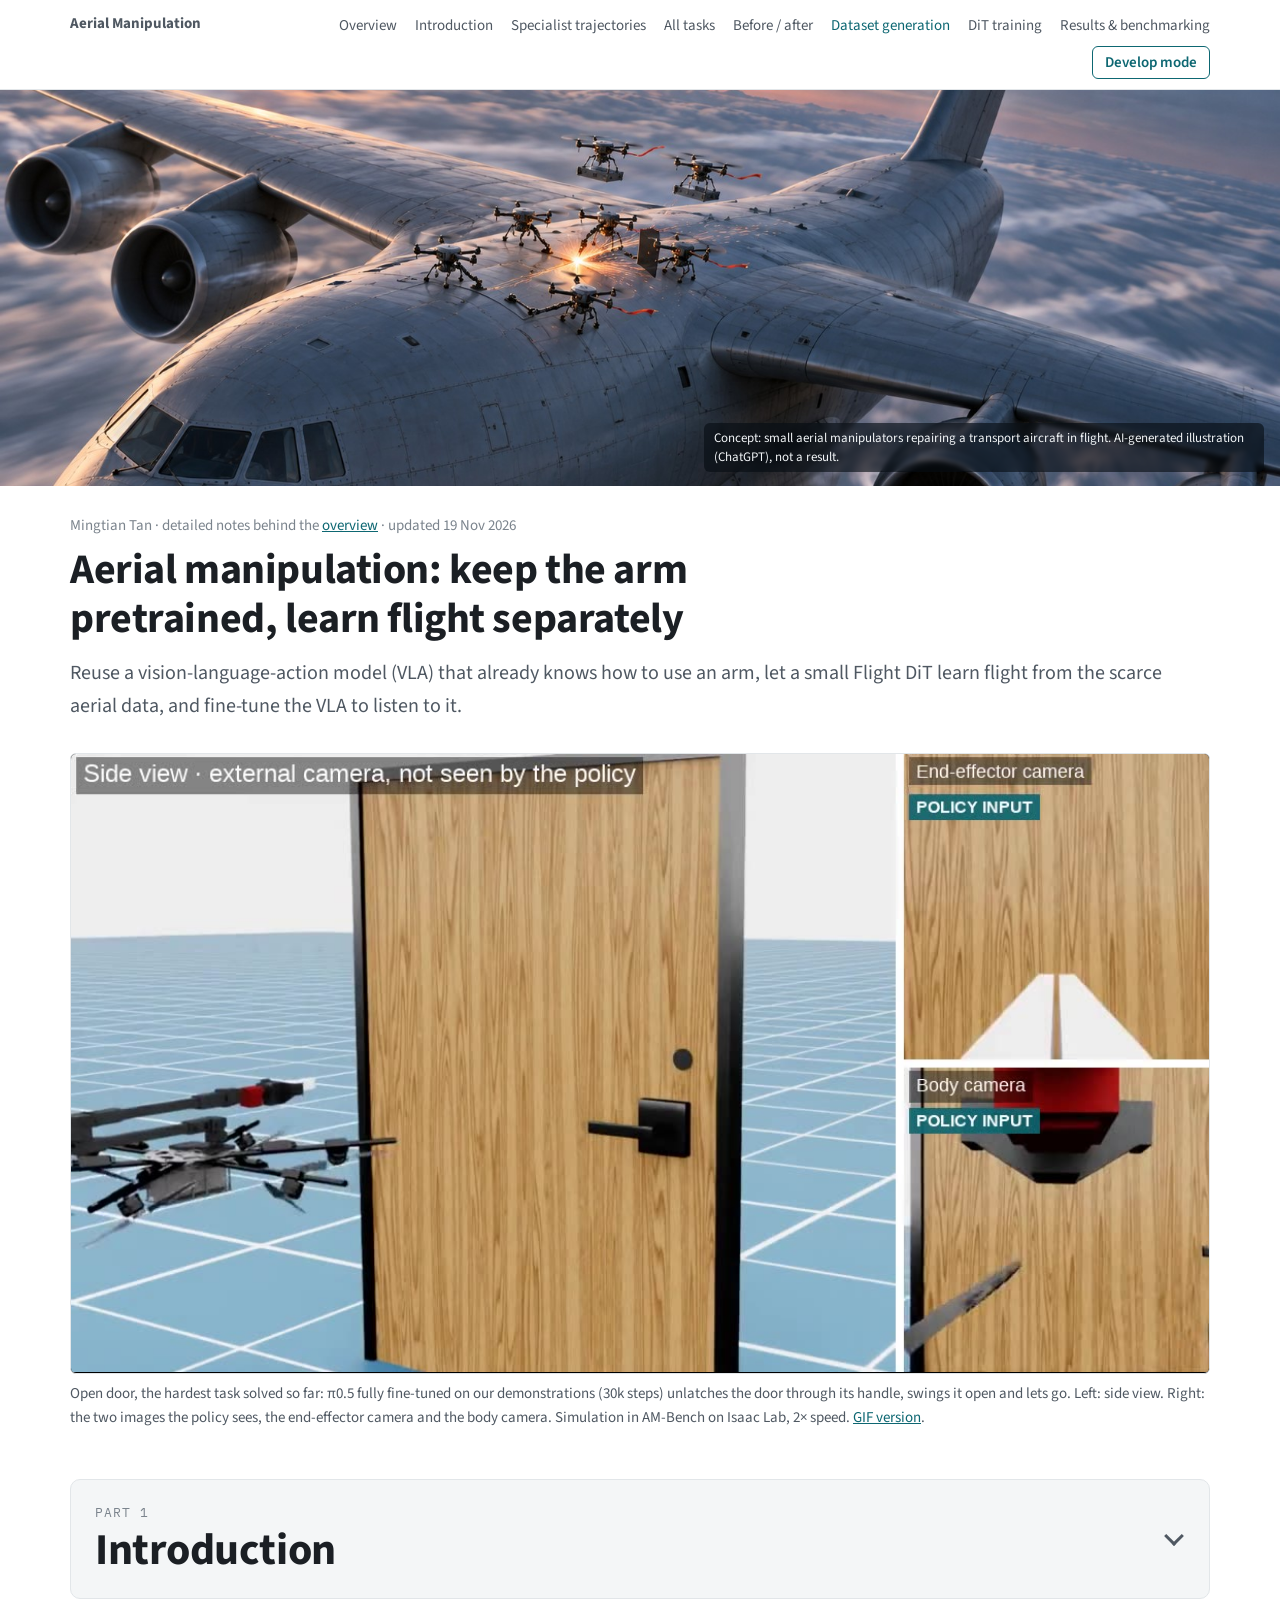
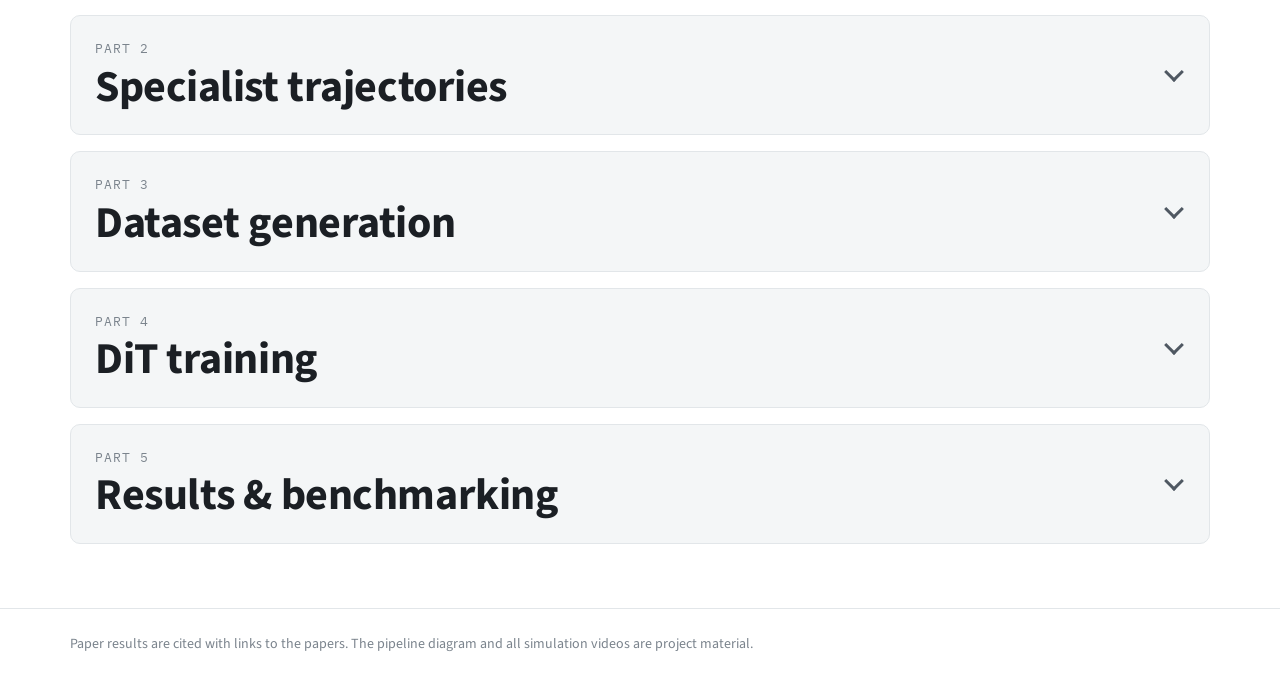
<file: notes.html>
<!DOCTYPE html>
<html lang="en">
<head>
  <meta charset="utf-8">
  <meta name="viewport" content="width=device-width, initial-scale=1">
  <meta name="robots" content="noindex">
  <title>Aerial Manipulation · detailed notes</title>
  <meta name="description" content="Aerial manipulation: keep a tabletop-pretrained VLA for the arm and model flight with a small Flight DiT. Includes the FA-Hexa specialist trajectories, before and after the upgrades.">
  <link rel="icon" href="data:image/svg+xml,%3Csvg xmlns='http://www.w3.org/2000/svg' viewBox='0 0 32 32'%3E%3Crect fill='%23123a40' width='32' height='32' rx='6'/%3E%3Ccircle cx='16' cy='16' r='3' fill='%23ffffff'/%3E%3Cpath d='M6 16h6M20 16h6M16 6v6M16 20v6' stroke='%23cfe9ec' stroke-width='1.6'/%3E%3C/svg%3E">
  <link rel="preconnect" href="https://fonts.googleapis.com">
  <link rel="preconnect" href="https://fonts.gstatic.com" crossorigin>
  <link href="https://fonts.googleapis.com/css2?family=IBM+Plex+Mono:wght@400;500&family=Source+Sans+3:wght@400;600;700&display=swap" rel="stylesheet">
  <link rel="stylesheet" href="styles.css?v=20261108a">
</head>
<body>
  <header class="nav">
    <div class="nav-inner">
      <a class="brand" href="#top">Aerial Manipulation</a>
      <ul>
        <li><a href="index.html">Overview</a></li>
        <li><a href="#introduction">Introduction</a></li>
        <li><a href="#dataset">Specialist trajectories</a></li>
        <li><a href="#all-tasks">All tasks</a></li>
        <li><a href="#upgrades">Before / after</a></li>
        <li><a href="#dataset-generation">Dataset generation</a></li>
        <li><a href="#dit-training">DiT training</a></li>
        <li><a href="#benchmarking">Results &amp; benchmarking</a></li>
      </ul>
      <a class="nav-mode" href="develop.html">Develop mode</a>
    </div>
  </header>

  <main id="top">
    <figure class="banner">
      <a href="assets/hero.jpg" target="_blank" rel="noopener" title="Open the full-size image"><img src="assets/hero.jpg" width="1672" height="941" alt="Concept illustration: six small hexarotors with arms repairing the upper skin of a large transport aircraft in flight above the clouds."></a>
      <figcaption>Concept: small aerial manipulators repairing a transport aircraft in flight. AI-generated illustration (ChatGPT), not a result.</figcaption>
    </figure>
    <div class="wrap title-block">
      <p class="byline">Mingtian Tan · detailed notes behind the <a href="index.html">overview</a> · updated 19 Nov 2026</p>
      <h1>Aerial manipulation: keep the arm pretrained, learn flight separately</h1>
      <p class="lede">Reuse a vision-language-action model (VLA) that already knows how to use an arm, let a small Flight DiT learn flight from the scarce aerial data, and fine-tune the VLA to listen to it.</p>
    </div>

    <div class="wrap">
      <figure class="figure hero-clip">
        <video autoplay muted loop playsinline poster="assets/opendoor_threeview.jpg" width="1104" height="600" aria-label="FA-Hexa opening a latched door, seen from the side and through the two onboard cameras the policy uses"><source src="assets/opendoor_threeview.mp4" type="video/mp4"></video>
        <figcaption>Open door, the hardest task solved so far: π0.5 fully fine-tuned on our demonstrations (30k steps) unlatches the door through its handle, swings it open and lets go. Left: side view. Right: the two images the policy sees, the end-effector camera and the body camera. Simulation in AM-Bench on Isaac Lab, 2× speed. <a href="assets/opendoor_threeview.gif">GIF version</a>.</figcaption>
      </figure>
    </div>

    <!-- Introduction -->
    <details class="part-block">
      <summary class="part" id="introduction">
        <span class="part-head">
          <span>
            <span class="part-label">Part 1</span>
            <h2 class="part-title">Introduction</h2>
          </span>
          <span class="part-toggle" aria-hidden="true"></span>
        </span>
      </summary>

    <section id="problem">
      <div class="wrap">
        <h2>Problem</h2>
        <ul class="points">
          <li><b>Aerial data is scarce.</b> Tabletop manipulation data can be collected at scale. Aerial manipulation data needs expert teleoperation or hand-coded scripts and MPC, which is not enough to train a whole-vehicle policy from scratch.</li>
          <li><b>The arm is already solved elsewhere.</b> A VLA pretrained on tabletop data already has the language understanding and fine arm control. Scarce flight data should not be spent retraining it.</li>
          <li><b>Don't edit the arm's actions with flight constraints.</b> Writing flight feasibility into one shared action chunk changes the pretrained arm behaviour, and ties the flight coupling to that one backbone, so upgrading the VLA later means rebuilding the constraint.</li>
        </ul>
      </div>
    </section>

    <section id="idea">
      <div class="wrap">
        <h2>Idea</h2>
        <ul class="points">
          <li><b>Two policies.</b> A small Flight DiT handles flight. A mature VLA (π0.5) handles the arm. Flight is learned by the small model; the VLA only learns to take the flight into account.</li>
          <li><b>Flight DiT.</b> A diffusion Transformer of about 170 M parameters (the size of RDT-170M), small enough to train on one desktop GPU. At every camera frame (20 Hz) it reads the last 0.2 s of the 120 Hz state, both images, the task and the chunk π0.5 is executing, and forecasts where the base will be over the next 2.5 s.</li>
          <li><b>Arm VLA.</b> The forecast reaches π0.5 as F<sub>flight</sub>: 11 tokens placed in front of the action tokens of its action expert, which π0.5's VLM never sees. π0.5 keeps the 8-D end-effector chunks of the 30k checkpoint (81.1 % in Part 5); its VLM and image encoder stay frozen, and only the action expert learns to read the tokens.</li>
          <li><b>Two-way and two-rate.</b> π0.5 re-plans every 0.4 s and reads the newest message; the Flight DiT ticks eight times in between and reads π0.5's current chunk with its age.</li>
          <li><b>Easy to swap.</b> The two policies meet only at the message. Replacing the arm VLA means re-training the message projections and the action expert on the new backbone; the Flight DiT and its data stay as they are.</li>
          <li><b>One IK executes both.</b> AM-Bench's floating-base IK, which produced every demonstration, turns π0.5's end-effector targets into base and arm targets; in a second configuration it also follows the Flight DiT's base path, so the faster loop acts on the vehicle directly.</li>
        </ul>
      </div>
    </section>

    <section id="pipeline">
      <div class="wrap">
        <h2>Pipeline</h2>
        <figure class="dmap-fig">
          <div class="dmap-wrap">
          <svg class="dmap" viewBox="-12 0 1152 604" role="img" aria-labelledby="dmap-title dmap-desc">
          <title id="dmap-title">The planned pipeline</title>
          <desc id="dmap-desc">Cameras, language, 120 Hz proprioception and, in Phase 2, contact feed a Flight DiT that ticks at 20 Hz and forecasts the base path for the next 2.5 s. An eleven-token message carries the forecast into π0.5's action expert at each re-plan, every 0.4 s; π0.5's VLM is frozen and never sees it. π0.5 sends the chunk it is executing, with its age, back to the Flight DiT. One floating-base IK at 120 Hz executes π0.5's end-effector chunk and, in M2, also follows the Flight DiT's base path; the vehicle's motion and contact feed back into the inputs. Module titles link to their sources and paper names to their reading-list entries.</desc>
          <defs><marker id="m-gray" viewBox="0 0 10 10" refX="9" refY="5" markerWidth="7" markerHeight="7" orient="auto-start-reverse"><path d="M0,0 L10,5 L0,10 z" class="mk-gray"/></marker><marker id="m-acc" viewBox="0 0 10 10" refX="9" refY="5" markerWidth="5" markerHeight="5" orient="auto-start-reverse"><path d="M0,0 L10,5 L0,10 z" class="mk-acc"/></marker><marker id="m-bad" viewBox="0 0 10 10" refX="9" refY="5" markerWidth="7" markerHeight="7" orient="auto-start-reverse"><path d="M0,0 L10,5 L0,10 z" class="mk-bad"/></marker></defs>
          <text x="20" y="30" class="col">INPUTS</text>
          <text x="250" y="30" class="col">FAST LOOP · 20 Hz</text>
          <text x="560" y="30" class="col">MESSAGE AND π0.5 · RE-PLANS AT 2.5 Hz</text>
          <text x="900" y="30" class="col">LOW LEVEL · 120 Hz</text>
          <rect x="20" y="50" width="190" height="78" rx="10" class="box"/>
          <text x="34" y="74" class="t">Language + cameras</text>
          <text x="34" y="94" class="s">instruction</text>
          <text x="34" y="112" class="s">EE and body RGB, 20 Hz</text>
          <rect x="20" y="222" width="190" height="110" rx="10" class="box"/>
          <text x="34" y="246" class="t">Proprioception</text>
          <text x="34" y="266" class="s">120 Hz · 35 values:</text>
          <text x="34" y="284" class="s">base and end-effector</text>
          <text x="34" y="302" class="s">pose and velocity,</text>
          <text x="34" y="320" class="s">arm joints, gripper</text>
          <rect x="20" y="356" width="190" height="112" rx="10" class="box new"/>
          <a href="develop.html#src-contact"><text x="34" y="380" class="t link">Contact, Phase 2 ›</text></a>
          <text x="34" y="400" class="s">external-wrench estimate,</text>
          <text x="34" y="418" class="s">finger contact (sim)</text>
          <text x="34" y="448" class="r"><tspan class="lead">Read: </tspan><a href="develop.html#p-2603-12665"><tspan class="paper">TacVLA</tspan></a><tspan class="sep"> · </tspan><a href="develop.html#p-2509-07962"><tspan class="paper">TA-VLA</tspan></a></text>
          <rect x="250" y="180" width="260" height="212" rx="10" class="box dit"/>
          <a href="develop.html#src-flight"><text x="264" y="204" class="t link">Flight DiT ›</text></a>
          <rect x="440" y="190" width="58" height="20" rx="10" class="badge"/><text x="469" y="204.5" class="badge-t" text-anchor="middle">20 Hz</text>
          <text x="264" y="226" class="s">≈ 170 M flow-matching DiT</text>
          <text x="264" y="244" class="s">reads 0.2 s of 120 Hz state, the</text>
          <text x="264" y="262" class="s">two images, the task, and π0.5's</text>
          <text x="264" y="280" class="s">current chunk with its age</text>
          <text x="264" y="298" class="s">forecasts the base path for</text>
          <text x="264" y="316" class="s">2.5 s (50 × 3) and a latent z</text>
          <text x="264" y="346" class="r"><tspan class="lead">Read: </tspan><a href="develop.html#p-2507-01961"><tspan class="paper">AC-DiT</tspan></a><tspan class="sep"> · </tspan><a href="develop.html#p-2602-23648"><tspan class="paper">FAVLA</tspan></a><tspan class="sep"> · </tspan><a href="develop.html#p-2604-07993"><tspan class="paper">HEX</tspan></a></text>
          <text x="264" y="366" class="r"><a href="develop.html#p-2606-17055"><tspan class="paper">T-Rex</tspan></a><tspan class="sep"> · </tspan><a href="develop.html#p-2503-02881"><tspan class="paper">RDP</tspan></a></text>
          <rect x="560" y="50" width="290" height="200" rx="10" class="box vla"/>
          <a href="develop.html#src-pi05"><text x="574" y="74" class="t link">π0.5 arm policy ›</text></a>
          <rect x="784" y="60" width="54" height="20" rx="10" class="badge vlab"/><text x="811" y="74.5" class="badge vlab-t" text-anchor="middle">2.5 Hz</text>
          <rect x="574" y="88" width="262" height="36" rx="7" class="inner"/>
          <text x="586" y="111" class="s">VLM + SigLIP (prefix) · frozen</text>
          <rect x="574" y="134" width="262" height="56" rx="7" class="inner"/>
          <text x="586" y="156" class="s">action expert · trains</text>
          <text x="586" y="176" class="s">11 flight tokens, then 50 actions</text>
          <text x="574" y="216" class="r"><tspan class="lead">Read: </tspan><a href="develop.html#p-2505-23705"><tspan class="paper">Knowledge Insulation</tspan></a></text>
          <text x="574" y="236" class="r"><a href="develop.html#p-2609-34170"><tspan class="paper">RAVEL</tspan></a><tspan class="sep"> · </tspan><a href="develop.html#p-2504-16054"><tspan class="paper">π0.5</tspan></a><tspan class="sep"> · </tspan><a href="develop.html#p-openpi"><tspan class="paper">OpenPI</tspan></a></text>
          <rect x="560" y="300" width="290" height="160" rx="10" class="box ch"/>
          <a href="develop.html#src-entry"><text x="574" y="324" class="t link">F<tspan dy="4" class="sub">flight</tspan><tspan dy="-4"></tspan> message ›</text></a>
          <rect x="764" y="310" width="74" height="20" rx="10" class="badge"/><text x="801" y="324.5" class="badge-t" text-anchor="middle">11 tokens</text>
          <text x="574" y="346" class="s">10 waypoints of the base path, in</text>
          <text x="574" y="364" class="s">the EE frame of the chunk start;</text>
          <text x="574" y="382" class="s">1 token: z, age, contact gate,</text>
          <text x="574" y="400" class="s">body velocity · 384 numbers</text>
          <text x="574" y="426" class="r"><tspan class="lead">Read: </tspan><a href="develop.html#p-2609-23968"><tspan class="paper">Opt2VLA</tspan></a><tspan class="sep"> · </tspan><a href="develop.html#p-2608-01381"><tspan class="paper">DreamTrajectory</tspan></a></text>
          <text x="574" y="446" class="r"><a href="develop.html#p-2610-06318"><tspan class="paper">Wiring Matters</tspan></a><tspan class="sep"> · </tspan><a href="develop.html#p-2602-02459"><tspan class="paper">TIC-VLA</tspan></a></text>
          <rect x="900" y="50" width="230" height="200" rx="10" class="box"/>
          <a href="develop.html#src-ik"><text x="914" y="74" class="t link">One floating-base IK ›</text></a>
          <text x="914" y="96" class="s">Pyroki, as for every demo:</text>
          <text x="914" y="114" class="s">π0.5's EE target, plus the</text>
          <text x="914" y="132" class="s">Flight DiT's base path in M2</text>
          <text x="914" y="150" class="s">at weight w (w = 0 is today's</text>
          <text x="914" y="168" class="s">controller)</text>
          <text x="914" y="196" class="r"><tspan class="lead">Read: </tspan><a href="develop.html#p-2606-22174"><tspan class="paper">OpenHLM</tspan></a><tspan class="sep"> · </tspan><a href="develop.html#p-2610-20607"><tspan class="paper">HiRe-MoMa</tspan></a></text>
          <text x="914" y="216" class="r"><a href="develop.html#p-2610-19600"><tspan class="paper">Cracking MoMa</tspan></a><tspan class="sep"> · </tspan><a href="develop.html#p-2407-10353"><tspan class="paper">UMI on Legs</tspan></a></text>
          <rect x="900" y="300" width="230" height="146" rx="10" class="box"/>
          <a href="develop.html#src-vehicle"><text x="914" y="324" class="t link">FA-Hexa ›</text></a>
          <text x="914" y="346" class="s">fully actuated hexarotor; arm</text>
          <text x="914" y="364" class="s">with three pitch joints and a</text>
          <text x="914" y="382" class="s">wrist roll; PID tracks the IK</text>
          <text x="914" y="408" class="r"><tspan class="lead">Read: </tspan><a href="develop.html#p-2504-10334"><tspan class="paper">Flying Hand</tspan></a><tspan class="sep"> · </tspan><a href="develop.html#p-2609-00641"><tspan class="paper">AM-Bench</tspan></a></text>
          <text x="914" y="428" class="r"><a href="develop.html#p-2609-30521"><tspan class="paper">AM in the Wild</tspan></a></text>
          <path d="M210,106 L572,106" class="wire" marker-end="url(#m-gray)"/>
          <path d="M210,120 L226,120 L226,214 L248,214" class="wire" marker-end="url(#m-gray)"/>
          <path d="M210,277 L248,277" class="wire" marker-end="url(#m-gray)"/>
          <path d="M210,400 L234,400 L234,352 L248,352" class="wire" marker-end="url(#m-gray)"/>
          <a href="develop.html#src-contact"><rect x="268" y="92" width="224" height="28" rx="14" class="pill opt"/><text x="380" y="111" class="pill-t" text-anchor="middle">TAP drawing, Phase 2 option ›</text></a>
          <text x="380" y="82" class="w" text-anchor="middle">camera images and the instruction</text>
          <path d="M510,350 L556,350" class="wire ch" marker-end="url(#m-acc)"/>
          <text x="533" y="340" class="w acc" text-anchor="middle">B, z</text>
          <path d="M805,300 L805,194" class="wire ch" marker-end="url(#m-acc)"/>
          <text x="793" y="280" class="w acc" text-anchor="end">at each re-plan</text>
          <path d="M560,162 L478,162 L478,177" class="wire ret" marker-end="url(#m-acc)"/>
          <text x="516" y="154" class="w acc" text-anchor="middle">chunk + age</text>
          <path d="M850,150 L896,150" class="wire" marker-end="url(#m-gray)"/>
          <text x="874" y="140" class="w" text-anchor="middle">chunk</text>
          <path d="M380,392 L380,486 L876,486 L876,236 L896,236" class="wire opt" marker-end="url(#m-gray)"/>
          <text x="628" y="479" class="w" text-anchor="middle">base path as the IK's reference, every tick (M2)</text>
          <path d="M1015,250 L1015,296" class="wire" marker-end="url(#m-gray)"/>
          <text x="1022" y="278" class="w">IK targets</text>
          <path d="M1100,446 L1100,514 L-4,514 L-4,300 L18,300" class="wire fb" marker-end="url(#m-bad)"/>
          <path d="M-4,420 L18,420" class="wire fb" marker-end="url(#m-bad)"/>
          <text x="560" y="507" class="w bad" text-anchor="middle">the vehicle moves and pushes on the world; state and contact feed back</text>
          <text x="20" y="562" class="s strong">Same split on other platforms:</text>
          <a href="develop.html#wheeled"><rect x="252" y="544" width="190" height="28" rx="14" class="pill"/><text x="347" y="563" class="pill-t" text-anchor="middle">Wheeled base + arm ›</text></a>
          <a href="develop.html#legged"><rect x="454" y="544" width="190" height="28" rx="14" class="pill"/><text x="549" y="563" class="pill-t" text-anchor="middle">Legged and humanoid ›</text></a>
          <a href="develop.html#aerial"><rect x="656" y="544" width="150" height="28" rx="14" class="pill"/><text x="731" y="563" class="pill-t" text-anchor="middle">Aerial VLAs ›</text></a>
          <path d="M826,542 L856,542" class="wire" marker-end="url(#m-gray)"/><text x="866" y="546.5" class="w">signal</text>
          <path d="M826,558 L856,558" class="wire ch" marker-end="url(#m-acc)"/><text x="866" y="562.5" class="w">messages between the two models</text>
          <path d="M826,574 L856,574" class="wire opt" marker-end="url(#m-gray)"/><text x="866" y="578.5" class="w">base reference, M2 only</text>
          <path d="M826,590 L856,590" class="wire fb" marker-end="url(#m-bad)"/><text x="866" y="594.5" class="w">physical feedback</text>
          </svg>
          </div>
          <figcaption>The planned pipeline, 8 Nov 2026. Teal: the Flight DiT; green: π0.5; dashed: the message between them; yellow: added in Phase 2. Every module and paper name opens its sources and reading list in <a href="develop.html#pipeline">Develop mode</a>, which also has the timing, the training recipe and the experiments.</figcaption>
        </figure>
        <ul class="points">
          <li><b>Stage 0: labels.</b> Flight labels come from the measured 120 Hz base path of the 4,800 demonstrations, with no re-recording. The IK holds base yaw fixed in every demonstration, so the forecast has no Δψ.</li>
          <li><b>Stage A: flight only.</b> Train the Flight DiT on all five conditions on one local GPU. It has to forecast the base better than constant velocity and than replaying π0.5's chunk through the IK before Stage B starts.</li>
          <li><b>Stage B: teach π0.5 to read F<sub>flight</sub>.</b> Start from the 30k checkpoint, freeze the VLM and SigLIP, and train the action expert with the message in place, next to an identical run without it.</li>
          <li><b>Stage C: deploy.</b> π0.5 re-plans every 0.4 s, the Flight DiT ticks at 20 Hz, and one IK runs at 120 Hz.</li>
        </ul>
      </div>
    </section>

    <section id="papers">
      <div class="wrap">
        <h2>Related work</h2>
        <h3>Models</h3>
        <ul class="refs">
          <li><a href="https://arxiv.org/abs/1706.03762">Transformer</a> <span>(Vaswani et al., NeurIPS 2017)</span>: the backbone of both policies. Attention is where language, images and F<sub>flight</sub> reach the actions.</li>
          <li><a href="https://arxiv.org/abs/2212.09748">DiT</a> <span>(Peebles &amp; Xie, ICCV 2023)</span>: a Transformer inside diffusion. The Flight DiT uses the same idea to generate the base path.</li>
          <li><a href="https://arxiv.org/abs/2410.07864">RDT-1B</a> / <a href="https://huggingface.co/robotics-diffusion-transformer/rdt-170m">RDT-170M</a> <span>(Liu et al., ICLR 2025)</span>: a diffusion Transformer robot policy. RDT-1B fine-tuning costs about a week on 4×A100; RDT-170M (hidden 1024, depth 14, 64-step prediction) sets the size of the Flight DiT, and its weights are one starting point.</li>
        </ul>
        <h3>Aerial manipulation</h3>
        <ul class="refs">
          <li><a href="https://arxiv.org/abs/2504.10334">Flying Hand</a> <span>(He et al., 2025)</span>: an end-effector-centric interface on a fully actuated hexarotor with whole-body MPC. The high level only talks about the end effector. FA-Hexa is the same class of vehicle.</li>
          <li><a href="https://arxiv.org/abs/2609.30521">Aerial Manipulation in the Wild</a> <span>(Zhan et al., 2026)</span>: a Diffusion Policy proposes end-effector motion and whole-body MPC executes it, outdoors. Here the upper model is a tabletop-pretrained VLA instead.</li>
          <li><a href="https://arxiv.org/abs/2603.25038">π, But Make It Fly</a> / <a href="https://airvla.github.io/">AirVLA</a> <span>(Tucker et al., 2026)</span>: visual features transfer to flight, control dynamics do not. Their fix writes payload guidance into the VLA's sampling (23% → 50% pick-and-place). This project keeps the lesson but not the mechanism: flight is a separate module and only a condition.</li>
          <li><a href="https://arxiv.org/abs/2507.01961">AC-DiT</a> <span>(Chen et al., 2025)</span>: extract base motion first, then condition the body on it. F<sub>flight</sub> comes from this idea, but AC-DiT still predicts the whole body with one network (a 170 M mobility head conditioning a larger whole-body head).</li>
        </ul>
        <p class="note">The sources of each part of the pipeline, and the reading list behind them, are in <a href="develop.html#sources">Develop mode</a>.</p>
      </div>
    </section>

    <section id="plan">
      <div class="wrap">
        <h2>Plan</h2>
        <ul class="points">
          <li><b>Goal: ICML 2027.</b> Dates are not out yet; going by the 2026 cycle, the abstract is due around 23 Jan and the full paper around 28 Jan 2027 (<a href="https://icml.cc/Conferences/2026/Dates">2026 dates</a>). That is about 15 weeks from mid-October.</li>
          <li><b>Done: the dataset.</b> 4,800 verified demonstrations, 12 tasks × 5 conditions × 80, recorded with the upgraded specialists (Parts 2 and 3).</li>
          <li><b>Done: the π0.5 baseline (Part 5).</b> Fully fine-tuned on the 960 default demonstrations with both cameras: 81.1 % macro success on AM-Bench's twelve tasks against 49.2 % in the paper; robustness runs under way.</li>
          <li><b>Next: Stage 0 and the Flight DiT (Part 4).</b> Labels from the 120 Hz base path, Stage A on the local GPU, then Stage B: π0.5 with F<sub>flight</sub> and a frozen VLM. A run in week 3, trained on the demonstrations' own future base path and tested with the scripted specialist's planned path, decides whether the channel is worth it.</li>
          <li><b>Then: the benchmark (Part 5).</b> ACT and Diffusion Policy as outside baselines, and π0.5 arms that differ in what reaches the action expert (no message, the Flight DiT's message, the raw body state, the body state in π0.5's text tokens), plus the message with all of π0.5 trained. Every arm is evaluated on the default sweep and on the conditions where the 30k checkpoint fails (thrust limits and 10 % wind), with AM-Bench's success checks.</li>
        </ul>
        <div class="table-wrap">
          <table>
            <thead>
              <tr><th>Route</th><th>Compute</th><th>Decision</th></tr>
            </thead>
            <tbody>
              <tr><td>Full AC-DiT</td><td>8 GPUs in the released scripts (ZeRO-2), with a 1B whole-body head</td><td>Out of scope</td></tr>
              <tr><td>RDT-1B fine-tune</td><td>4×A100, about a week (≈ $500 per run)</td><td>Too expensive</td></tr>
              <tr><td>Diffusion Policy</td><td>One 4090, hours to a day</td><td>Baseline</td></tr>
              <tr><td>Whole-body π0.5 (base + arm, 12-D)</td><td>One H100, about $75 per run, plus base-joint labels</td><td>Baseline on the 3 tasks with a base-joint interface</td></tr>
              <tr><td>Flight DiT (RDT-170M size), Stage A</td><td>The local 16 GB GPU, 6–9 h per run (estimate)</td><td>Ours</td></tr>
              <tr><td>π0.5 with F<sub>flight</sub>, VLM frozen, Stage B</td><td>One H100, about 4–5 h (≈ $20) per run (estimate)</td><td>Ours</td></tr>
              <tr><td>π0.5 with F<sub>flight</sub>, all parameters</td><td>One H100, about 6 h (≈ $25) per run (estimate)</td><td>Comparison</td></tr>
            </tbody>
          </table>
        </div>
      </div>
    </section>

    </details>

    <!-- Dataset -->
    <details class="part-block">
      <summary class="part" id="dataset">
        <span class="part-head">
          <span>
            <span class="part-label">Part 2</span>
            <h2 class="part-title">Specialist trajectories</h2>
          </span>
          <span class="part-toggle" aria-hidden="true"></span>
        </span>
      </summary>

    <section id="dataset-overview">
      <div class="wrap">
        <h2>Specialist dataset on FA-Hexa</h2>
        <ul class="points">
          <li><b>“Official” means AM-Bench.</b> The unmodified tasks, scripted specialists and success checks of <a href="https://ambench.github.io/">AM-Bench</a> (<a href="https://arxiv.org/abs/2609.00641">paper</a>, <a href="https://github.com/ambench/ambench">code</a>). “Upgraded” is the same code with the changes below.</li>
          <li><b>Why check the specialists.</b> π0.5 is trained on their successful demonstrations, so a specialist that cheats a loose check or fails for unrelated reasons would go straight into the data. Every task was recorded and watched before recording at scale.</li>
          <li><b>Setup.</b> FA-Hexa (fully actuated hexarotor, 4-DoF arm), absolute end-effector targets, IK plus PID at 120 Hz. Clips are 1280×720, real time, and stop 5 s after success.</li>
        </ul>
        <div class="stats">
          <div class="stat"><b>44 / 60</b><span>official AM-Bench code</span></div>
          <div class="stat"><b>60 / 60</b><span>after the upgrades</span></div>
          <div class="stat"><b>5 conditions</b><span>default, aero, wind 5 / 10 / 20%</span></div>
        </div>
      </div>
    </section>

    <section id="all-tasks">
      <div class="wrap wide">
        <h2>All twelve tasks under five conditions</h2>
        <p class="sub">FA-Hexa after the upgrades, one recorded run per cell. Hover to play, click to enlarge.</p>
        <div class="matrix-wrap">
          <table class="matrix">
            <thead>
              <tr><th scope="col">Task<span>official → upgraded, default condition</span></th><th scope="col">AM-Bench default<span>no thrust limits, no wind</span></th><th scope="col">Aero + thrust limits<span>23 N/rotor, ground and wall effects, drag</span></th><th scope="col">Wind 5%<span>+ 3.3 N toward the surface</span></th><th scope="col">Wind 10%<span>+ 6.5 N</span></th><th scope="col">Wind 20%<span>+ 13.0 N</span></th></tr>
            </thead>
            <tbody>
              <tr><th scope="row"><b>01 Press button</b><span class="row-meta"><span class="chip ok">5/5</span> → <span class="chip ok">5/5</span></span><span class="row-change">Unchanged</span></th><td><video muted loop playsinline preload="none" poster="assets/dataset/poster/demo2_01_PressButton.jpg" src="assets/dataset/demo2/01_PressButton.mp4" aria-label="01 Press button, AM-Bench default"></video></td><td><video muted loop playsinline preload="none" poster="assets/dataset/poster/aero_01_PressButton.jpg" src="assets/dataset/aero/01_PressButton.mp4" aria-label="01 Press button, Aero + thrust limits"></video></td><td><video muted loop playsinline preload="none" poster="assets/dataset/poster/wind05_01_PressButton.jpg" src="assets/dataset/wind05/01_PressButton.mp4" aria-label="01 Press button, Wind 5%"></video></td><td><video muted loop playsinline preload="none" poster="assets/dataset/poster/wind10_01_PressButton.jpg" src="assets/dataset/wind10/01_PressButton.mp4" aria-label="01 Press button, Wind 10%"></video></td><td><video muted loop playsinline preload="none" poster="assets/dataset/poster/wind20_01_PressButton.jpg" src="assets/dataset/wind20/01_PressButton.mp4" aria-label="01 Press button, Wind 20%"></video></td></tr>
              <tr><th scope="row"><b>02 Peg in hole</b><span class="row-meta"><span class="chip part">5/5†</span> → <span class="chip ok">5/5</span></span><span class="row-change">Reset grasp fixed</span></th><td><video muted loop playsinline preload="none" poster="assets/dataset/poster/demo2_02_PegInHole.jpg" src="assets/dataset/demo2/02_PegInHole.mp4" aria-label="02 Peg in hole, AM-Bench default"></video></td><td><video muted loop playsinline preload="none" poster="assets/dataset/poster/aero_02_PegInHole.jpg" src="assets/dataset/aero/02_PegInHole.mp4" aria-label="02 Peg in hole, Aero + thrust limits"></video></td><td><video muted loop playsinline preload="none" poster="assets/dataset/poster/wind05_02_PegInHole.jpg" src="assets/dataset/wind05/02_PegInHole.mp4" aria-label="02 Peg in hole, Wind 5%"></video></td><td><video muted loop playsinline preload="none" poster="assets/dataset/poster/wind10_02_PegInHole.jpg" src="assets/dataset/wind10/02_PegInHole.mp4" aria-label="02 Peg in hole, Wind 10%"></video></td><td><video muted loop playsinline preload="none" poster="assets/dataset/poster/wind20_02_PegInHole.jpg" src="assets/dataset/wind20/02_PegInHole.mp4" aria-label="02 Peg in hole, Wind 20%"></video></td></tr>
              <tr><th scope="row"><b>03 Inspect surface (NDT)</b><span class="row-meta"><span class="chip ok">5/5</span> → <span class="chip ok">5/5</span></span><span class="row-change">Unchanged (follow camera)</span></th><td><video muted loop playsinline preload="none" poster="assets/dataset/poster/demo2_03_NDT.jpg" src="assets/dataset/demo2/03_NDT.mp4" aria-label="03 Inspect surface (NDT), AM-Bench default"></video></td><td><video muted loop playsinline preload="none" poster="assets/dataset/poster/aero_03_NDT.jpg" src="assets/dataset/aero/03_NDT.mp4" aria-label="03 Inspect surface (NDT), Aero + thrust limits"></video></td><td><video muted loop playsinline preload="none" poster="assets/dataset/poster/wind05_03_NDT.jpg" src="assets/dataset/wind05/03_NDT.mp4" aria-label="03 Inspect surface (NDT), Wind 5%"></video></td><td><video muted loop playsinline preload="none" poster="assets/dataset/poster/wind10_03_NDT.jpg" src="assets/dataset/wind10/03_NDT.mp4" aria-label="03 Inspect surface (NDT), Wind 10%"></video></td><td><video muted loop playsinline preload="none" poster="assets/dataset/poster/wind20_03_NDT.jpg" src="assets/dataset/wind20/03_NDT.mp4" aria-label="03 Inspect surface (NDT), Wind 20%"></video></td></tr>
              <tr><th scope="row"><b>04 Wipe window</b><span class="row-meta"><span class="chip bad">0/5</span> → <span class="chip ok">5/5</span></span><span class="row-change">New specialist</span></th><td><video muted loop playsinline preload="none" poster="assets/dataset/poster/demo2_04_WipeWindow.jpg" src="assets/dataset/demo2/04_WipeWindow.mp4" aria-label="04 Wipe window, AM-Bench default"></video></td><td><video muted loop playsinline preload="none" poster="assets/dataset/poster/aero_04_WipeWindow.jpg" src="assets/dataset/aero/04_WipeWindow.mp4" aria-label="04 Wipe window, Aero + thrust limits"></video></td><td><video muted loop playsinline preload="none" poster="assets/dataset/poster/wind05_04_WipeWindow.jpg" src="assets/dataset/wind05/04_WipeWindow.mp4" aria-label="04 Wipe window, Wind 5%"></video></td><td><video muted loop playsinline preload="none" poster="assets/dataset/poster/wind10_04_WipeWindow.jpg" src="assets/dataset/wind10/04_WipeWindow.mp4" aria-label="04 Wipe window, Wind 10%"></video></td><td><video muted loop playsinline preload="none" poster="assets/dataset/poster/wind20_04_WipeWindow.jpg" src="assets/dataset/wind20/04_WipeWindow.mp4" aria-label="04 Wipe window, Wind 20%"></video></td></tr>
              <tr><th scope="row"><b>05 Cabinet pick and place</b><span class="row-meta"><span class="chip ok">5/5</span> → <span class="chip ok">5/5</span></span><span class="row-change">Unchanged</span></th><td><video muted loop playsinline preload="none" poster="assets/dataset/poster/demo2_05_CabinetPickPlace.jpg" src="assets/dataset/demo2/05_CabinetPickPlace.mp4" aria-label="05 Cabinet pick and place, AM-Bench default"></video></td><td><video muted loop playsinline preload="none" poster="assets/dataset/poster/aero_05_CabinetPickPlace.jpg" src="assets/dataset/aero/05_CabinetPickPlace.mp4" aria-label="05 Cabinet pick and place, Aero + thrust limits"></video></td><td><video muted loop playsinline preload="none" poster="assets/dataset/poster/wind05_05_CabinetPickPlace.jpg" src="assets/dataset/wind05/05_CabinetPickPlace.mp4" aria-label="05 Cabinet pick and place, Wind 5%"></video></td><td><video muted loop playsinline preload="none" poster="assets/dataset/poster/wind10_05_CabinetPickPlace.jpg" src="assets/dataset/wind10/05_CabinetPickPlace.mp4" aria-label="05 Cabinet pick and place, Wind 10%"></video></td><td><video muted loop playsinline preload="none" poster="assets/dataset/poster/wind20_05_CabinetPickPlace.jpg" src="assets/dataset/wind20/05_CabinetPickPlace.mp4" aria-label="05 Cabinet pick and place, Wind 20%"></video></td></tr>
              <tr><th scope="row"><b>06 Frame assembly</b><span class="row-meta"><span class="chip bad">0/5</span> → <span class="chip ok">5/5</span></span><span class="row-change">Stricter check, new specialist</span></th><td><video muted loop playsinline preload="none" poster="assets/dataset/poster/demo2_06_FrameAssembly.jpg" src="assets/dataset/demo2/06_FrameAssembly.mp4" aria-label="06 Frame assembly, AM-Bench default"></video></td><td><video muted loop playsinline preload="none" poster="assets/dataset/poster/aero_06_FrameAssembly.jpg" src="assets/dataset/aero/06_FrameAssembly.mp4" aria-label="06 Frame assembly, Aero + thrust limits"></video></td><td><video muted loop playsinline preload="none" poster="assets/dataset/poster/wind05_06_FrameAssembly.jpg" src="assets/dataset/wind05/06_FrameAssembly.mp4" aria-label="06 Frame assembly, Wind 5%"></video></td><td><video muted loop playsinline preload="none" poster="assets/dataset/poster/wind10_06_FrameAssembly.jpg" src="assets/dataset/wind10/06_FrameAssembly.mp4" aria-label="06 Frame assembly, Wind 10%"></video></td><td><video muted loop playsinline preload="none" poster="assets/dataset/poster/wind20_06_FrameAssembly.jpg" src="assets/dataset/wind20/06_FrameAssembly.mp4" aria-label="06 Frame assembly, Wind 20%"></video></td></tr>
              <tr><th scope="row"><b>07 Harvest lemon</b><span class="row-meta"><span class="chip part">4/5</span> → <span class="chip ok">5/5</span></span><span class="row-change">New specialist</span></th><td><video muted loop playsinline preload="none" poster="assets/dataset/poster/demo2_07_LemonHarvesting.jpg?v=2" src="assets/dataset/demo2/07_LemonHarvesting.mp4?v=2" aria-label="07 Harvest lemon, AM-Bench default"></video></td><td><video muted loop playsinline preload="none" poster="assets/dataset/poster/aero_07_LemonHarvesting.jpg" src="assets/dataset/aero/07_LemonHarvesting.mp4" aria-label="07 Harvest lemon, Aero + thrust limits"></video></td><td><video muted loop playsinline preload="none" poster="assets/dataset/poster/wind05_07_LemonHarvesting.jpg" src="assets/dataset/wind05/07_LemonHarvesting.mp4" aria-label="07 Harvest lemon, Wind 5%"></video></td><td><video muted loop playsinline preload="none" poster="assets/dataset/poster/wind10_07_LemonHarvesting.jpg" src="assets/dataset/wind10/07_LemonHarvesting.mp4" aria-label="07 Harvest lemon, Wind 10%"></video></td><td><video muted loop playsinline preload="none" poster="assets/dataset/poster/wind20_07_LemonHarvesting.jpg" src="assets/dataset/wind20/07_LemonHarvesting.mp4" aria-label="07 Harvest lemon, Wind 20%"></video></td></tr>
              <tr><th scope="row"><b>08 Toss ball</b><span class="row-meta"><span class="chip bad">0/5</span> → <span class="chip ok">5/5</span></span><span class="row-change">New specialist (rewritten again for the dataset), ball-off-robot check</span></th><td><video muted loop playsinline preload="none" poster="assets/dataset/poster/demo2_08_TossBall.jpg" src="assets/dataset/demo2/08_TossBall.mp4" aria-label="08 Toss ball, AM-Bench default"></video></td><td><video muted loop playsinline preload="none" poster="assets/dataset/poster/aero_08_TossBall.jpg" src="assets/dataset/aero/08_TossBall.mp4" aria-label="08 Toss ball, Aero + thrust limits"></video></td><td><video muted loop playsinline preload="none" poster="assets/dataset/poster/wind05_08_TossBall.jpg" src="assets/dataset/wind05/08_TossBall.mp4" aria-label="08 Toss ball, Wind 5%"></video></td><td><video muted loop playsinline preload="none" poster="assets/dataset/poster/wind10_08_TossBall.jpg" src="assets/dataset/wind10/08_TossBall.mp4" aria-label="08 Toss ball, Wind 10%"></video></td><td><video muted loop playsinline preload="none" poster="assets/dataset/poster/wind20_08_TossBall.jpg" src="assets/dataset/wind20/08_TossBall.mp4" aria-label="08 Toss ball, Wind 20%"></video></td></tr>
              <tr><th scope="row"><b>09 Rotate valve</b><span class="row-meta"><span class="chip ok">5/5</span> → <span class="chip ok">5/5</span></span><span class="row-change">New specialist and held-turn check (for the dataset)</span></th><td><video muted loop playsinline preload="none" poster="assets/dataset/poster/demo2_09_RotateValve.jpg" src="assets/dataset/demo2/09_RotateValve.mp4" aria-label="09 Rotate valve, AM-Bench default"></video></td><td><video muted loop playsinline preload="none" poster="assets/dataset/poster/aero_09_RotateValve.jpg" src="assets/dataset/aero/09_RotateValve.mp4" aria-label="09 Rotate valve, Aero + thrust limits"></video></td><td><video muted loop playsinline preload="none" poster="assets/dataset/poster/wind05_09_RotateValve.jpg" src="assets/dataset/wind05/09_RotateValve.mp4" aria-label="09 Rotate valve, Wind 5%"></video></td><td><video muted loop playsinline preload="none" poster="assets/dataset/poster/wind10_09_RotateValve.jpg" src="assets/dataset/wind10/09_RotateValve.mp4" aria-label="09 Rotate valve, Wind 10%"></video></td><td><video muted loop playsinline preload="none" poster="assets/dataset/poster/wind20_09_RotateValve.jpg" src="assets/dataset/wind20/09_RotateValve.mp4" aria-label="09 Rotate valve, Wind 20%"></video></td></tr>
              <tr><th scope="row"><b>10 Push slider</b><span class="row-meta"><span class="chip ok">5/5</span> → <span class="chip ok">5/5</span></span><span class="row-change">Unchanged</span></th><td><video muted loop playsinline preload="none" poster="assets/dataset/poster/demo2_10_PushSlider.jpg" src="assets/dataset/demo2/10_PushSlider.mp4" aria-label="10 Push slider, AM-Bench default"></video></td><td><video muted loop playsinline preload="none" poster="assets/dataset/poster/aero_10_PushSlider.jpg" src="assets/dataset/aero/10_PushSlider.mp4" aria-label="10 Push slider, Aero + thrust limits"></video></td><td><video muted loop playsinline preload="none" poster="assets/dataset/poster/wind05_10_PushSlider.jpg" src="assets/dataset/wind05/10_PushSlider.mp4" aria-label="10 Push slider, Wind 5%"></video></td><td><video muted loop playsinline preload="none" poster="assets/dataset/poster/wind10_10_PushSlider.jpg" src="assets/dataset/wind10/10_PushSlider.mp4" aria-label="10 Push slider, Wind 10%"></video></td><td><video muted loop playsinline preload="none" poster="assets/dataset/poster/wind20_10_PushSlider.jpg" src="assets/dataset/wind20/10_PushSlider.mp4" aria-label="10 Push slider, Wind 20%"></video></td></tr>
              <tr><th scope="row"><b>11 Pull lever</b><span class="row-meta"><span class="chip ok">5/5</span> → <span class="chip ok">5/5</span></span><span class="row-change">Unchanged</span></th><td><video muted loop playsinline preload="none" poster="assets/dataset/poster/demo2_11_PullLever.jpg" src="assets/dataset/demo2/11_PullLever.mp4" aria-label="11 Pull lever, AM-Bench default"></video></td><td><video muted loop playsinline preload="none" poster="assets/dataset/poster/aero_11_PullLever.jpg" src="assets/dataset/aero/11_PullLever.mp4" aria-label="11 Pull lever, Aero + thrust limits"></video></td><td><video muted loop playsinline preload="none" poster="assets/dataset/poster/wind05_11_PullLever.jpg" src="assets/dataset/wind05/11_PullLever.mp4" aria-label="11 Pull lever, Wind 5%"></video></td><td><video muted loop playsinline preload="none" poster="assets/dataset/poster/wind10_11_PullLever.jpg" src="assets/dataset/wind10/11_PullLever.mp4" aria-label="11 Pull lever, Wind 10%"></video></td><td><video muted loop playsinline preload="none" poster="assets/dataset/poster/wind20_11_PullLever.jpg" src="assets/dataset/wind20/11_PullLever.mp4" aria-label="11 Pull lever, Wind 20%"></video></td></tr>
              <tr><th scope="row"><b>12 Open door</b><span class="row-meta"><span class="chip part">5/5*</span> → <span class="chip ok">5/5</span></span><span class="row-change">Handle latch and release in the check, new specialist (opens the door by its handle)</span></th><td><video muted loop playsinline preload="none" poster="assets/dataset/poster/demo2_12_OpenDoor.jpg" src="assets/dataset/demo2/12_OpenDoor.mp4" aria-label="12 Open door, AM-Bench default"></video></td><td><video muted loop playsinline preload="none" poster="assets/dataset/poster/aero_12_OpenDoor.jpg" src="assets/dataset/aero/12_OpenDoor.mp4" aria-label="12 Open door, Aero + thrust limits"></video></td><td><video muted loop playsinline preload="none" poster="assets/dataset/poster/wind05_12_OpenDoor.jpg" src="assets/dataset/wind05/12_OpenDoor.mp4" aria-label="12 Open door, Wind 5%"></video></td><td><video muted loop playsinline preload="none" poster="assets/dataset/poster/wind10_12_OpenDoor.jpg" src="assets/dataset/wind10/12_OpenDoor.mp4" aria-label="12 Open door, Wind 10%"></video></td><td><video muted loop playsinline preload="none" poster="assets/dataset/poster/wind20_12_OpenDoor.jpg" src="assets/dataset/wind20/12_OpenDoor.mp4" aria-label="12 Open door, Wind 20%"></video></td></tr>
            </tbody>
          </table>
        </div>
        <p class="note">Counts are successes over five runs. * passes only the old check, by pushing the door with the vehicle. † 6 of 8 across all official runs. Wind is a constant force of 5, 10 or 20% of the 65 N weight. Specialists that differ under the disturbance conditions: peg <code>PegInHoleAlignInsertPolicy</code>, frame <code>FrameAssemblyBarGraspWindPolicy</code> (40 s episodes), lemon <code>LemonHarvestingWindPolicy</code>, toss at 20% <code>TossBallReachDropPolicy</code> (drops instead of throwing), valve <code>RotateValveTrackHandlePolicy</code>, lever <code>PullLeverAlignPolicy</code>, door <code>OpenDoorHandleWindPolicy</code>; see <a href="https://github.com/MingtianTan/Aerial_Manipulation_Code/blob/main/docs/disturbance-variants.md">docs/disturbance-variants.md</a>.</p>
      </div>
    </section>

    <section id="upgrades">
      <div class="wrap wide">
        <h2>Before / after</h2>
        <p class="sub">Both sides are FA-Hexa. Left: official AM-Bench code. Right: upgraded. All clips play together on a loop.</p>
        <div class="toolbar">
          <button type="button" class="btn" data-restart-all>Restart all</button>
          <button type="button" class="btn ghost" data-pause-all>Pause all</button>
        </div>

        <article class="case" id="up-tossball">
          <h3>Toss ball</h3>
          <div class="pair">
            <figure>
              <figcaption><span class="side before">Before</span><span class="chip bad">0/5</span></figcaption>
              <video muted loop playsinline preload="none" src="assets/dataset/before/08_TossBall.mp4"></video>
            </figure>
            <figure>
              <figcaption><span class="side after">After</span><span class="chip ok">5/5 · ~5.2 s</span></figcaption>
              <video muted loop playsinline preload="none" src="assets/dataset/demo2/08_TossBall.mp4"></video>
            </figure>
          </div>
          <div class="notes">
            <div>
              <h4>What changed</h4>
              <ul>
                <li>New specialist <code>TossBallLobPolicy</code>: carry the ball level to a hover 0.9 m behind the bin, where the IK holds the base, and run the end effector forward with the arm alone.</li>
                <li>Predict the landing point from the ball's measured position and velocity; open the gripper when it reaches the bin centre. The ball leaves 0.6-0.7 m ahead of the base, beyond its collision disc.</li>
                <li>New check (for the dataset): a ball that touches the robot after leaving the gripper fails the episode. The first version ran the whole vehicle and braked after the release; in wind the ball dropped onto the rotor arms and rolled into the bin.</li>
              </ul>
            </div>
          </div>
        </article>

        <article class="case" id="up-wipewindow">
          <h3>Wipe window</h3>
          <div class="pair">
            <figure>
              <figcaption><span class="side before">Before</span><span class="chip bad">0/5</span></figcaption>
              <video muted loop playsinline preload="none" src="assets/dataset/before/04_WipeWindow.mp4"></video>
            </figure>
            <figure>
              <figcaption><span class="side after">After</span><span class="chip ok">5/5 · 6–10 s</span></figcaption>
              <video muted loop playsinline preload="none" src="assets/dataset/demo2/04_WipeWindow.mp4"></video>
            </figure>
          </div>
          <div class="notes">
            <div>
              <h4>What changed</h4>
              <ul>
                <li>New specialist <code>WipeWindowPressPolicy</code>: line up 6 cm in front of each stain, press straight in, hold 0.3 s, back straight out.</li>
                <li>Measure the sponge's position in the hand before every press.</li>
                <li>Skip stains that are already gone. Success check unchanged.</li>
              </ul>
            </div>
          </div>
        </article>

        <article class="case" id="up-frameassembly">
          <h3>Frame assembly</h3>
          <div class="pair">
            <figure>
              <figcaption><span class="side before">Before</span><span class="chip bad">0/5</span></figcaption>
              <video muted loop playsinline preload="none" src="assets/dataset/before/06_FrameAssembly.mp4"></video>
            </figure>
            <figure>
              <figcaption><span class="side after">After</span><span class="chip ok">5/5 · seated flush</span></figcaption>
              <video muted loop playsinline preload="none" src="assets/dataset/demo2/06_FrameAssembly.mp4"></video>
            </figure>
          </div>
          <div class="notes">
            <div>
              <h4>What changed</h4>
              <ul>
                <li>New check: within 2 cm of flush against the wall, within 3 cm of the peg centre, under 10° to the wall, and still for 0.25 s.</li>
                <li>New specialist <code>FrameAssemblyBarGraspPolicy</code>: roll the gripper 90° and clamp the top bar; approach from above so the frame is not knocked over.</li>
                <li>Measure the frame in front of the pegs, align it, push it flush, release.</li>
                <li>This task only: finger stiffness 100 → 1000, base x limit 1.0 → 1.25 m.</li>
              </ul>
            </div>
          </div>
        </article>

        <article class="case" id="up-opendoor">
          <h3>Open door</h3>
          <div class="pair">
            <figure>
              <figcaption><span class="side before">Before</span><span class="chip part">5/5* · pushes the door</span></figcaption>
              <video muted loop playsinline preload="none" src="assets/dataset/before/12_OpenDoor.mp4"></video>
            </figure>
            <figure>
              <figcaption><span class="side after">After</span><span class="chip ok">5/5 · via the handle</span></figcaption>
              <video muted loop playsinline preload="none" src="assets/dataset/demo2/12_OpenDoor.mp4"></video>
            </figure>
          </div>
          <div class="notes">
            <div>
              <h4>What changed</h4>
              <ul>
                <li>New check: the door starts latched and unlocks only after the gripper closes at the handle for 0.2 s.</li>
                <li>New specialist <code>OpenDoorHandlePolicy</code>: align in closed loop in front of the handle, reach in, close, wait for the unlatch, then swing the leaf open on the handle in closed loop on the hinge angle to 22 deg, let go and back off. The check counts the door as opened only once the handle is released past 20 deg.</li>
                <li>The first version swung the lever from a base that AM-Bench's IK kept 0.875 m behind the leaf, so the arm ran into its pitch limits as the handle moved away; under the thrust limits the outstretched arm saturated the rotors and the drone fell right after the success check. A second version pushed the leaf near the hinge instead. The final one lets the base stand 6 cm from the door frame, which keeps the arm within 0.83 m of reach at 22 deg; the clips show it.</li>
                <li>Limit: the handle in <code>door.usd</code> is flush with the door and has no collision body, so it cannot be pinched. Closing at the handle stands in for operating it.</li>
              </ul>
            </div>
          </div>
        </article>

        <article class="case" id="up-peginhole">
          <h3>Peg in hole</h3>
          <div class="pair">
            <figure>
              <figcaption><span class="side before">Before</span><span class="chip part">this run failed · 6/8 overall</span></figcaption>
              <video muted loop playsinline preload="none" src="assets/dataset/before/02_PegInHole.mp4"></video>
            </figure>
            <figure>
              <figcaption><span class="side after">After</span><span class="chip ok">7/7 · ~8.9 s</span></figcaption>
              <video muted loop playsinline preload="none" src="assets/dataset/demo2/02_PegInHole.mp4"></video>
            </figure>
          </div>
          <div class="notes">
            <div>
              <h4>What changed</h4>
              <ul>
                <li>At reset the fingers open to the object's width (width / 2 + 1 mm).</li>
                <li>The object is seated against the palm instead of centred on the tool tip, so it is held deeper.</li>
                <li>Specialist and check are official; 7 of 7 runs since.</li>
              </ul>
            </div>
          </div>
        </article>
        <article class="case" id="up-lemon">
          <h3>Harvest lemon</h3>
          <div class="pair">
            <figure>
              <figcaption><span class="side before">Before</span><span class="chip part">this run failed · 16/17 overall</span></figcaption>
              <video muted loop playsinline preload="none" src="assets/dataset/before/07_LemonHarvesting.mp4"></video>
            </figure>
            <figure>
              <figcaption><span class="side after">After</span><span class="chip ok">15/15 · ~14.5 s</span></figcaption>
              <video muted loop playsinline preload="none" src="assets/dataset/demo2/07_LemonHarvesting.mp4?v=2"></video>
            </figure>
          </div>
          <div class="notes">
            <div>
              <h4>What changed</h4>
              <ul>
                <li>New specialist <code>LemonHarvestingCenterDropPolicy</code>: the same pick, then the lemon itself is steered, using its measured position, to 6 cm above the container centre.</li>
                <li>The gripper opens once the lemon is within 2 cm of the centre and nearly still.</li>
                <li>Lands within 2 cm of the centre in 10 of 10 probe runs; the official drop lands 6–16 cm from the back rim. Success check unchanged.</li>
              </ul>
            </div>
          </div>
        </article>
      </div>
    </section>



    <section id="dataset-notes">
      <div class="wrap">
        <h2>Notes</h2>
        <ul class="points">
          <li><b>Disturbances.</b> AM-Bench offers thrust saturation, ground and near-wall effects, drag, a constant wind force and sensor/actuator noise, all off by default; no gusts, wind torque or payload changes.</li>
          <li><b>π0.5 data.</b> 80 demonstrations per task at 20 Hz in LeRobot format (EE camera, 8- or 12-value state, 50-step action chunks); AM-Bench fine-tunes all parameters, which needs more than 70 GB of GPU memory (LoRA: more than 22.5 GB).</li>
          <li><b>AC-DiT data.</b> RDT-170M mobility head plus RDT-1B whole-body head, trained on ManiSkill-HAB HDF5 at 20 Hz (three cameras, point cloud, 128-value state vector). An aerial base needs new state slots.</li>
        </ul>
        <p class="note">Full notes with file paths and sources: <a href="https://github.com/MingtianTan/Aerial_Manipulation_Code/blob/main/docs/research/disturbances-pi05-acdit-data.md">docs/research/disturbances-pi05-acdit-data.md</a>.</p>
      </div>
    </section>

    <section id="dataset-refs">
      <div class="wrap">
        <h2>Related work</h2>
        <ul class="refs">
          <li><a href="https://arxiv.org/abs/2609.00641">AM-Bench</a> <span>(Wang et al., 2026)</span>: a modular simulation suite and benchmark for aerial manipulation policy learning, built on Isaac Lab. It provides the vehicles (FA-Hexa among them), the 12 tasks and the scripted specialists used here. <a href="https://ambench.github.io/">Project page</a> · <a href="https://ambench.github.io/docs/">Documentation</a> · <a href="https://github.com/ambench/ambench">Code</a>.</li>
          <li><a href="https://isaac-sim.github.io/IsaacLab/">Isaac Lab</a> <span>(NVIDIA)</span>: the GPU simulation framework AM-Bench runs on (Isaac Sim 5.1).</li>
        </ul>
      </div>
    </section>

    </details>

    <!-- Dataset generation -->
    <details class="part-block">
      <summary class="part" id="dataset-generation">
        <span class="part-head">
          <span>
            <span class="part-label">Part 3</span>
            <h2 class="part-title">Dataset generation</h2>
          </span>
          <span class="part-toggle" aria-hidden="true"></span>
        </span>
      </summary>

    <section id="generation-overview">
      <div class="wrap">
        <h2>Demonstration dataset</h2>
        <p>We record 80 successful demonstrations for each of the 12 AM-Bench tasks under each of the 5 conditions of Part 2 (AM-Bench default; thrust limits with aerodynamic effects; the same with a wind of 5, 10 or 20 % of the vehicle's weight), using the upgraded scripted specialists on FA-Hexa. Every episode is verified individually before it enters the training set. The set is exported for π0.5 fine-tuning in the OpenPI format and kept, with a 120 Hz low-dimensional companion, for the Flight DiT. All data was recorded in one day on a single RTX 4080 SUPER.</p>
        <div class="stats">
          <div class="stat"><b>4,800</b><span>episodes: 12 tasks × 5 conditions × 80</span></div>
          <div class="stat"><b>1.33 M</b><span>image frames at 20 Hz, two cameras</span></div>
          <div class="stat"><b>19 GB · 294 GB</b><span>raw (AV1 video) · π0.5 export (PNG)</span></div>
        </div>
      </div>
    </section>

    <section id="generation-pipeline">
      <div class="wrap wide">
        <h2>Pipeline</h2>
        <figure class="figure">
          <a href="assets/dataset/figures/pipeline.png" target="_blank" rel="noopener" title="Open the full-size figure"><img src="assets/dataset/figures/pipeline.png" width="2360" height="660" alt="Six stages: scripted specialist, noise injection, FA-Hexa in Isaac Lab, recorder, verification, selection and export; rejected episodes are re-recorded."></a>
          <figcaption><b>Figure 1.</b> From specialist to training set. The specialist's target is perturbed before execution while the unperturbed target is recorded as the label; the recorder keeps successful episodes only; each episode passes a fixed set of checks, and rejected ones are replaced until every task–condition pair has 80.</figcaption>
        </figure>
      </div>
      <div class="wrap">
        <ul class="points">
          <li><b>Specialists.</b> The Part 2 specialists, one per task, run closed loop on the measured object state (peg tip, handle, lemon, ball) and output an absolute end-effector target and a gripper command. Two Wind 20 % variants were added for the recording noise (PushSlider pushes the knob with the side of the closed gripper; WipeWindow aligns before a gentle press); RotateValve gets 30 s episodes under the disturbance conditions. The OpenDoor specialist was rewritten before the final recording: it unlatches the door through the lever, then slides toward the hinge and pushes the leaf open there in closed loop, instead of swinging the door on the lever from a base that the IK kept 0.875 m behind the leaf, which under the thrust limits saturated the rotors and made the drone fall right after the success check.</li>
          <li><b>Simulation.</b> Isaac Lab at 120 Hz with inverse kinematics and PID control; cameras render every sixth step, so a 20 Hz image is the exact render of the state it is paired with. Four environments per process, 20 m apart, two processes per GPU.</li>
          <li><b>Recording.</b> LeRobot v3.0, successful episodes only: a 20 Hz set with both 384 × 384 cameras (AV1 video), the 35-D state, the label and the executed action, and a 120 Hz set with state and labels at every control step. The task prompt is stored with every frame.</li>
          <li><b>Verification and selection.</b> Each episode is checked (below); the first 80 valid episodes per pair are selected and the rest excluded. The π0.5 export (LeRobot v2.1, 20 Hz, lossless PNG) is itself checked frame by frame against the selected source episodes.</li>
        </ul>
      </div>
    </section>

    <section id="generation-noise">
      <div class="wrap">
        <h2>Noise injection</h2>
        <p>Following DART, the executed target is perturbed and the specialist's unperturbed target is kept as the label, so the demonstrations contain small deviations and the corrections back to the nominal path. Three noise processes with the same standard deviation (5 mm, 0.025 rad; half of AM-Bench's defaults) behave very differently on a hovering vehicle (Figure 2). AM-Bench's per-step noise shakes the tool without moving the robot off its path, and every toss failed; an Ornstein–Uhlenbeck drift still changes the target every step, which the PID's derivative term turns into thrust spikes, and in 20 % wind the rotors saturate (press button 0 / 8). The smooth drift used here draws a new offset every 0.5 s and joins consecutive offsets with a smootherstep, so the target never jumps.</p>
      </div>
      <div class="wrap wide">
        <figure class="figure">
          <a href="assets/dataset/figures/noise.png" target="_blank" rel="noopener" title="Open the full-size figure"><img src="assets/dataset/figures/noise.png" width="2360" height="600" alt="Three traces of the target offset over three seconds: independent per step, Ornstein-Uhlenbeck, and smooth drift."></a>
          <figcaption><b>Figure 2.</b> One axis of the position offset for the three noise processes, 3 s at 120 Hz, σ = 5 mm in each case. (a) Independent samples every step, as in AM-Bench's <code>--inject_noise</code>; (b) Ornstein–Uhlenbeck with a 0.5 s correlation time; (c) a new Gaussian offset every 0.5 s with smootherstep interpolation (used). The captions give the success counts that decided between them.</figcaption>
        </figure>
      </div>
    </section>

    <section id="generation-settings">
      <div class="wrap">
        <h2>Recording settings</h2>
        <div class="table-wrap">
          <table class="plain">
            <tbody>
              <tr><th scope="row">Vehicle, control</th><td>FA-Hexa (fully actuated hexarotor, 6.6 kg, 4-DoF arm), absolute end-effector targets, Pyroki IK + PID at 120 Hz</td></tr>
              <tr><th scope="row">Conditions</th><td>default (all disturbance models off); aero (thrust limited to 0–23 N per rotor, ground and wall effects, drag); aero + constant wind of 3.3, 6.5 or 13.0 N along +x (5, 10, 20 % of the weight)</td></tr>
              <tr><th scope="row">Episode limit</th><td>the task's own limit (10–60 s); FrameAssembly 40 s and RotateValve 30 s under the disturbance conditions, OpenDoor 25 s in every condition</td></tr>
              <tr><th scope="row">Noise</th><td>smooth drift on the executed target, σ = 5 mm and 0.025 rad, knot every 0.5 s; labels unperturbed</td></tr>
              <tr><th scope="row">Observations</th><td>end-effector and body cameras, 384 × 384 RGB at 20 Hz; 35-D state (EE pose, gripper, arm joints, base pose, EE and base velocities, joint velocities) at 20 and 120 Hz</td></tr>
              <tr><th scope="row">Actions</th><td>8-D absolute EE target (position, quaternion, gripper); the executed, noisy target is stored alongside</td></tr>
              <tr><th scope="row">Throughput</th><td>two Isaac Sim processes with 4 environments each on one 16 GB GPU; 5,559 attempts in about 22 hours, including the re-recordings of OpenDoor, RotateValve and TossBall with their rewritten specialists and the replacements for rejected episodes</td></tr>
            </tbody>
          </table>
        </div>
      </div>
    </section>

    <section id="generation-verification">
      <div class="wrap">
        <h2>Verification</h2>
        <p>Every saved episode has to pass all of the following, and the two LeRobot sets are compared step by step. Rejected episodes stay on disk but are excluded from the selection and replaced by new recordings.</p>
        <ul class="points">
          <li><b>Success.</b> The task's success check fired and every sub-criterion was true at termination (a lemon that reached the bin without a registered grasp is rejected).</li>
          <li><b>Integrity.</b> The 120 Hz episode has exactly the logged number of steps, the 20 Hz episode one frame per grid step, every video segment holds exactly its frames (LeRobot's streaming encoder silently drops a frame when its queue is full; the queue was enlarged after this was found), and the first, middle and last frames decode and differ.</li>
          <li><b>Clean start.</b> The robot does not move by itself in the first 0.2 s. In the first recording about a quarter of the OpenDoor episodes failed this: AM-Bench's IK keeps the base 0.875 m behind the door leaf, which for a door spawned close to the robot lies behind its reset position, so the base was pulled back on the first step. The rewritten door specialist sets its own base limit, and the transient no longer occurs.</li>
          <li><b>Level base.</b> The base never rolls or pitches beyond 25°, in every task. A drone that flips or falls into the object is not a demonstration even if the object still passed the success check; 23 such episodes were replaced.</li>
          <li><b>Plausible labels.</b> The target never runs more than 0.8 m past the usual extremes of its task–condition pair, and the end effector never gets more than 0.6 m farther from its target than usual. The first rule caught 8 default-condition lemon episodes whose target flew 2–5 m off after the lemon had slipped into the bin (the specialist kept steering it; now fixed), the second 11 episodes in 20 % wind in which the drone was thrown down to about 0.3 m above the floor before it recovered.</li>
          <li><b>Length.</b> Within 0.6–1.5× the median of its task–condition pair, which excludes late or accidental successes.</li>
          <li><b>Metadata.</b> The prompt, the disturbance switches and the wind force match the condition; the noise spread matches the setting.</li>
        </ul>
      </div>
      <div class="wrap wide">
        <figure class="figure">
          <a href="assets/dataset/figures/verification.png" target="_blank" rel="noopener" title="Open the full-size figure"><img src="assets/dataset/figures/verification.png" width="2360" height="600" alt="Funnel from 5,559 attempts to 4,800 selected episodes, and the counts of the six rejection reasons."></a>
          <figcaption><b>Figure 3.</b> Left: recorded attempts, successes saved by the recorder, episodes that passed every check, and the final selection. Right: why the 127 rejected successes were excluded.</figcaption>
        </figure>
      </div>
    </section>

    <section id="generation-results">
      <div class="wrap">
        <h2>Specialist success under the recording noise</h2>
        <p class="sub">Successes over attempts per task and condition, all recordings included. The median episode lasts 9.7 s in the default condition and 11.9 s in 20 % wind.</p>
        <div class="table-wrap">
          <table class="rates">
            <thead><tr><th scope="col">Task</th><th scope="col">Default</th><th scope="col">Aero</th><th scope="col">Wind 5 %</th><th scope="col">Wind 10 %</th><th scope="col">Wind 20 %</th></tr></thead>
            <tbody>
              <tr><th scope="row">Press button</th><td>100</td><td>100</td><td>99</td><td>99</td><td>88</td></tr>
              <tr><th scope="row">Peg in hole</th><td>88</td><td>100</td><td>98</td><td>98</td><td>90</td></tr>
              <tr><th scope="row">Inspect surface (NDT)</th><td>100</td><td>100</td><td>100</td><td>100</td><td>100</td></tr>
              <tr><th scope="row">Wipe window</th><td>100</td><td>100</td><td>99</td><td>99</td><td>58</td></tr>
              <tr><th scope="row">Cabinet pick and place</th><td>100</td><td>100</td><td>100</td><td>100</td><td>61</td></tr>
              <tr><th scope="row">Frame assembly</th><td>89</td><td>88</td><td>94</td><td>96</td><td>82</td></tr>
              <tr><th scope="row">Harvest lemon</th><td>75</td><td>63</td><td>61</td><td>72</td><td>52</td></tr>
              <tr><th scope="row">Toss ball</th><td>100</td><td>100</td><td>100</td><td>100</td><td>100</td></tr>
              <tr><th scope="row">Rotate valve</th><td>98</td><td>99</td><td>99</td><td>99</td><td>94</td></tr>
              <tr><th scope="row">Push slider</th><td>100</td><td>92</td><td>83</td><td>58</td><td>56</td></tr>
              <tr><th scope="row">Pull lever</th><td>100</td><td>98</td><td>94</td><td>91</td><td>87</td></tr>
              <tr><th scope="row">Open door</th><td>100</td><td>100</td><td>100</td><td>100</td><td>100</td></tr>
            </tbody>
          </table>
        </div>
        <p class="note">Table 1. Success rate in percent. Only successful episodes are stored; a low rate costs recording time, not data quality.</p>
      </div>
    </section>

    <section id="generation-format">
      <div class="wrap">
        <h2>Data format</h2>
        <div class="table-wrap">
          <table class="plain">
            <thead><tr><th scope="col">Feature</th><th scope="col">Shape</th><th scope="col">Content</th></tr></thead>
            <tbody>
              <tr><td><code>observation.images.ee_camera</code>, <code>base_camera</code></td><td>384 × 384 × 3</td><td>end-effector and body cameras, 20 Hz (AV1 in the raw set, PNG in the export)</td></tr>
              <tr><td><code>observation.state</code></td><td>35</td><td>EE position and quaternion, gripper width, 4 arm joints, base position and quaternion, EE and base linear and angular velocities, joint velocities</td></tr>
              <tr><td><code>action</code></td><td>8</td><td>the specialist's unperturbed EE target (position, quaternion, gripper): the training label</td></tr>
              <tr><td><code>action_executed</code></td><td>8</td><td>the perturbed target that was executed</td></tr>
              <tr><td><code>step_index</code></td><td>1</td><td>the frame's step in the matching 120 Hz episode</td></tr>
              <tr><td><code>task</code></td><td>text</td><td>the AM-Bench language instruction</td></tr>
            </tbody>
          </table>
        </div>
        <p class="note">Table 2. Features of the 20 Hz set; the 120 Hz set holds the same episodes without images. The export keeps <code>ee_image</code>, <code>base_image</code>, <code>ee_pos</code>, <code>ee_quat</code>, <code>gripper_width</code>, <code>actions</code> and <code>task</code>, the schema of OpenPI's AM-Bench configuration, where actions become end-effector-relative 50-step chunks.</p>
      </div>
    </section>

    <section id="generation-code">
      <div class="wrap">
        <h2>Code</h2>
        <p class="sub">Everything that produced the results lives in the private repository <a href="https://github.com/MingtianTan/Aerial_Manipulation_Code"><code>Aerial_Manipulation_Code</code></a>; this page only shows the results.</p>
        <ul class="points">
          <li><a href="https://github.com/MingtianTan/Aerial_Manipulation_Code/tree/main/pipeline/datagen"><code>pipeline/datagen/</code></a>: the batch recorder with GPU slot locks and re-recording, the per-episode verifier and selection, the OpenPI export and its check, and the one-command finish script.</li>
          <li><a href="https://github.com/MingtianTan/Aerial_Manipulation_Code/blob/main/ambench/DATAGEN_CHANGES.diff"><code>ambench/DATAGEN_CHANGES.diff</code></a>: the recorder and exporter changes on top of AM-Bench (video storage, 20 Hz images with a 120 Hz companion, clean labels, smooth noise, one-pass export).</li>
          <li><a href="https://github.com/MingtianTan/Aerial_Manipulation_Code/blob/main/docs/training-data.md"><code>docs/training-data.md</code></a>: layout, features, rules and the full numbers. The data itself (313 GB) is not in the repository.</li>
        </ul>
      </div>
    </section>

    <section id="generation-refs">
      <div class="wrap">
        <h2>Related work</h2>
        <ul class="refs">
          <li><a href="https://arxiv.org/abs/2504.16054">π0.5: a Vision-Language-Action Model with Open-World Generalization</a> <span>(Physical Intelligence, 2025)</span>: the VLA fine-tuned on this data. <a href="https://github.com/Physical-Intelligence/openpi">OpenPI</a> provides the training code and the AM-Bench data configuration used by the export (LeRobot v2.1, 20 Hz, 50-step action chunks).</li>
          <li><a href="https://arxiv.org/abs/2410.24164">π0: A Vision-Language-Action Flow Model for General Robot Control</a> <span>(Black et al., 2024)</span>: the flow-matching action expert that π0.5 builds on.</li>
          <li><a href="https://arxiv.org/abs/1703.09327">DART: Noise Injection for Robust Imitation Learning</a> <span>(Laskey et al., CoRL 2017)</span>: noise is injected into the supervisor's executed actions while the unperturbed action is recorded as the label, so the data covers the states a learner will drift into; the scheme used here.</li>
          <li><a href="https://github.com/huggingface/lerobot">LeRobot</a> <span>(Cadene et al., 2024)</span>: the dataset format (v3.0 for recording, v2.1 for OpenPI) and the video encoding.</li>
        </ul>
      </div>
    </section>
    </details>

    <!-- DiT training -->
    <details class="part-block">
      <summary class="part" id="dit-training">
        <span class="part-head">
          <span>
            <span class="part-label">Part 4</span>
            <h2 class="part-title">DiT training</h2>
          </span>
          <span class="part-toggle" aria-hidden="true"></span>
        </span>
      </summary>

    <details class="method-block" id="fd-default-block">
      <summary class="method" id="fd-default">
        <span class="method-head">
          <span>
            <span class="method-label">First test of Part 1's idea · 13–16 Nov 2026</span>
            <h3 class="method-title">Flight DiT, default-only run</h3>
          </span>
          <span class="method-toggle" aria-hidden="true"></span>
        </span>
      </summary>

    <!-- fd-default-run:begin (generated by pipeline/flight_dit/webpage_section.py in Aerial_Manipulation_Code) -->
    <section id="fd-default-run">
      <div class="wrap">
        <h2>Flight DiT, default-only run</h2>
        <p class="sub">A first, small test of Part 1's idea with what one workstation holds (two RTX 4090): does the system get better when π0.5 hands its action chunk to a Flight DiT? π0.5 is the frozen 30k checkpoint of Part 5. Only the Flight DiT is trained, and only on default-physics demonstrations. Run on 13–16 Nov 2026. Outcome on default physics: on held-out demonstrations the forecast is accurate (1.2 cm at 1.0 s) and reading the chunk lowers its error by 2–3 %; as a reference for the base in closed loop it loses two of the 11 tasks and leaves the other nine unchanged (judged successes: 271 of 330 for π0.5 alone, 227 and 229 with the Flight DiT). Under aero (thrust limit, ground and wall effects, drag) the reference costs successes in peg in hole, the inspection task, frame assembly and lemon harvesting (167 of 330 for π0.5 alone, 89 and 98 with the Flight DiT); rotate valve falls too, but a second run of π0.5 alone does not repeat the count it falls from. With wind at 5 % of the weight on top of aero the reference costs successes in the inspection task and lemon harvesting (148 of 330 for π0.5 alone, 103 and 94 with the Flight DiT); cabinet pick and place goes the other way (18 of 30 for π0.5 alone, 23 and 21 with the Flight DiT), but with a second run of π0.5 alone the four runs do not establish a gain. With wind at 10 % of the weight on top of aero the reference costs successes in the inspection task and lemon harvesting (112 of 330 for π0.5 alone, 89 and 84 with the Flight DiT); press button falls too (27 of 30 for π0.5 alone, 22 and 25 with the Flight DiT), but with a second run of π0.5 alone the four runs do not establish a loss; rotate valve falls too (7 of 30 for π0.5 alone, 3 and 1 with the Flight DiT), but with a second run of π0.5 alone the four runs do not establish a loss; in frame assembly it gains successes (11 of 30 for π0.5 alone, 17 and 18 with the Flight DiT; 12 of 30 in a second run of π0.5 alone; exact test of the two runs without the reference against the two columns with it, p = 0.04); cabinet pick and place rises too and passes the exact test of the two runs without the reference against the two columns with it (10 of 30 for π0.5 alone, 16 and 12 with the Flight DiT; 4 of 30 in a second run of π0.5 alone; p = 0.01), but not when Figure 4's run of π0.5 alone (16 of 30) is counted as a third (p = 0.12). With wind at 20 % of the weight on top of aero the vehicle crashes in most rollouts of every column (295 of 330 for π0.5 alone, 294 and 294 with the Flight DiT), and the reference changes no task by 5 or more of its 30 rollouts (judged successes: 11 of 330 for π0.5 alone, 11 and 9 with the Flight DiT).</p>
        <ul class="points">
          <li><b>Data.</b> 11 tasks (toss ball is left out), 200 demonstrations of the scripted specialist per task on default physics, recorded on 11–12 Nov 2026 with the noise and cameras of Part 3. 2,190 of the 2,200 pass Part 3's checks on length, tilt and labels; 8 per task are held out (88) and the other 2,102 train. The training data holds no rollout of π0.5, no thrust limit and no wind.</li>
          <li><b>Models.</b> The Flight DiT of Part 1 in two sizes, 44 M and 174 M parameters, each trained twice from the same seed: one model reads π0.5's chunk, its twin has the chunk masked. Both see the two cameras through a frozen DINOv2-S, the last 0.2 s of the 35-D state and the task, and learn the base's path over the next 2.5 s by flow matching. 50,000 steps, batch 256, peak learning rate 3·10<sup>−4</sup> (the best of 5·10<sup>−5</sup>, 10<sup>−4</sup> and 3·10<sup>−4</sup> in a 10,000-step pilot), EMA 0.999.</li>
          <li><b>Which chunk in training.</b> π0.5 does not fly in a demonstration. In half of its samples the chunk-reading model therefore gets the chunk the 30k checkpoint computes offline from the demonstration's images, at every 8th frame (74,960 chunks; over their first 0.4 s they lie 0.7–1.9 cm from the specialist's targets, median per task). In the other half it gets the demonstration's own targets with a small random drift.</li>
          <li><b>How it acts.</b> π0.5 is not retrained here, so the forecast cannot reach it as F<sub>flight</sub>. It acts through the IK instead (the base reference, M2, of Part 1's figure): at every step the anchor of the IK's base-smoothness term is moved towards the base position the Flight DiT forecasts a short lead time ahead, with a weight <i>w</i>. With <i>w</i> = 0 the controller is the one of Part 5. The base can follow the reference only where the arm leaves it free: its stand-off and height relative to the end-effector target.</li>
        </ul>
        <h3>Forecast on held-out demonstrations</h3>
        <div class="table-wrap">
          <table class="rates">
            <thead><tr><th scope="col">Predictor</th><th scope="col">0.4 s</th><th scope="col">1.0 s</th><th scope="col">2.5 s</th></tr></thead>
            <tbody>
              <tr><th scope="row">No motion</th><td>7.60</td><td>18.46</td><td>41.65</td></tr>
              <tr><th scope="row">Constant velocity</th><td>3.04</td><td>12.72</td><td>45.01</td></tr>
              <tr><th scope="row">Base moves as the end-effector target moves</th><td>3.63</td><td>7.95</td><td>16.83</td></tr>
              <tr><th scope="row">Inverse-kinematics replay of the demonstration's plan</th><td>2.87</td><td>3.02</td><td>4.15</td></tr>
              <tr><th scope="row">Inverse-kinematics replay of π0.5's chunk</th><td>3.70</td><td>4.57</td><td>5.62</td></tr>
              <tr><th scope="row">FD-40, chunk-blind <span class="aside">44 M parameters, 50k steps</span></th><td>0.58</td><td>1.25</td><td>2.19</td></tr>
              <tr><th scope="row">FD-40, reads the chunk <span class="aside">44 M parameters, 50k steps</span></th><td>0.57</td><td>1.22</td><td>2.13</td></tr>
              <tr><th scope="row"><span class="aside">the same model, chunk hidden at test</span></th><td>0.60</td><td>1.32</td><td>2.42</td></tr>
              <tr><th scope="row"><span class="aside">the same model, given the demonstration's plan</span></th><td>0.55</td><td>1.07</td><td>1.78</td></tr>
              <tr><th scope="row">FD-170, chunk-blind <span class="aside">174 M parameters, 50k steps</span></th><td>0.57</td><td>1.23</td><td>2.15</td></tr>
              <tr><th scope="row">FD-170, reads the chunk <span class="aside">174 M parameters, 50k steps</span></th><td>0.56</td><td>1.20</td><td>2.09</td></tr>
              <tr><th scope="row"><span class="aside">the same model, chunk hidden at test</span></th><td>0.58</td><td>1.29</td><td>2.34</td></tr>
              <tr><th scope="row"><span class="aside">the same model, given the demonstration's plan</span></th><td>0.54</td><td>1.05</td><td>1.74</td></tr>
            </tbody>
          </table>
        </div>
        <p class="note">Table FD-1. Error of the forecast base position in cm, mean over all forecasts. With the chunk the 1.0 s error is 2.2 % lower (95 % interval of the reduction 0.6 to 3.9 %) for FD-40 and 3.0 % lower (95 % interval of the reduction 1.5 to 4.6 %) for FD-170; the intervals are from a bootstrap over the demonstrations. The larger model's 1.0 s error is 2.0 % lower (95 % interval of the reduction 1.1 to 2.8 %) with the chunk and 1.1 % lower (95 % interval of the reduction −0.1 to 2.3 %) without the chunk. 88 held-out demonstrations, a forecast at every 12th step of the 120 Hz log (11,942 forecasts), 8 sampled paths averaged, EMA weights. The inverse-kinematics rows learn nothing: they solve the IK along the plan from the measured state and take the base it commands as the forecast (2,417 forecasts). The rows in small print test the chunk-reading model above them again, with the chunk hidden and with the specialist's own plan in place of π0.5's chunk. In a demonstration the vehicle follows the specialist and π0.5's chunk is only π0.5's guess of the specialist's plan, so this table may understate what the chunk is worth when π0.5 itself flies.</p>
        <h3>Closed loop</h3>
        <div class="table-wrap">
          <table class="rates">
            <thead><tr><th scope="col">Task</th><th scope="col">π0.5 alone</th><th scope="col">π0.5 + Flight DiT<br>(reads the chunk)</th><th scope="col">π0.5 + Flight DiT<br>(chunk-blind)</th></tr></thead>
            <tbody>
              <tr><th scope="row">Press button</th><td>30 / 30</td><td>30 / 30</td><td>30 / 30</td></tr>
              <tr><th scope="row">Peg in hole</th><td>22 / 30</td><td>23 / 30</td><td>23 / 30</td></tr>
              <tr><th scope="row">Inspect surface (NDT)</th><td>30 / 30</td><td>0 / 30</td><td>0 / 30</td></tr>
              <tr><th scope="row">Wipe window</th><td>21 / 30</td><td>20 / 30</td><td>19 / 30</td></tr>
              <tr><th scope="row">Cabinet pick and place</th><td>30 / 30</td><td>30 / 30</td><td>30 / 30</td></tr>
              <tr><th scope="row">Frame assembly</th><td>29 / 30</td><td>29 / 30</td><td>27 / 30</td></tr>
              <tr><th scope="row">Harvest lemon</th><td>28 / 30</td><td>13 / 30</td><td>16 / 30</td></tr>
              <tr><th scope="row">Rotate valve</th><td>25 / 30</td><td>25 / 30</td><td>27 / 30</td></tr>
              <tr><th scope="row">Push slider</th><td>30 / 30</td><td>30 / 30</td><td>30 / 30</td></tr>
              <tr><th scope="row">Pull lever</th><td>24 / 30</td><td>24 / 30</td><td>25 / 30</td></tr>
              <tr><th scope="row">Open door</th><td>2 / 30</td><td>3 / 30</td><td>2 / 30</td></tr>
              <tr><th scope="row"><b>All tasks</b></th><td><b>271 / 330 (82.1 %)</b></td><td><b>227 / 330 (68.8 %)</b></td><td><b>229 / 330 (69.4 %)</b></td></tr>
            </tbody>
          </table>
        </div>
        <p class="note">Table FD-2. Default physics: judged successes out of the rollouts run; rollout <i>i</i> has the same seed in every column. 95 % Wilson intervals of the pooled rates, in the order of the columns: 77.6–85.9 %, 63.6–73.5 %, 64.2–74.1 %. Of the rollouts with the same task and seed, 15 succeeded only with the chunk-reading Flight DiT and 59 only with π0.5 alone (exact McNemar test, p < 0.001); 21 succeeded only with the chunk-reading Flight DiT and 23 only with the chunk-blind Flight DiT (exact McNemar test, p = 0.88).</p>
        <div class="table-wrap">
          <table class="rates">
            <thead><tr><th scope="col">Task</th><th scope="col">π0.5 alone</th><th scope="col">π0.5 + Flight DiT<br>(reads the chunk)</th><th scope="col">π0.5 + Flight DiT<br>(chunk-blind)</th></tr></thead>
            <tbody>
              <tr><th scope="row">Press button</th><td>28 / 30</td><td>27 / 30</td><td>29 / 30</td></tr>
              <tr><th scope="row">Peg in hole</th><td>19 / 30</td><td>11 / 30</td><td>15 / 30</td></tr>
              <tr><th scope="row">Inspect surface (NDT)</th><td>25 / 30</td><td>0 / 30</td><td>0 / 30</td></tr>
              <tr><th scope="row">Wipe window</th><td>1 / 30</td><td>0 / 30</td><td>0 / 30</td></tr>
              <tr><th scope="row">Cabinet pick and place</th><td>24 / 30</td><td>23 / 30</td><td>22 / 30</td></tr>
              <tr><th scope="row">Frame assembly</th><td>26 / 30</td><td>19 / 30</td><td>21 / 30</td></tr>
              <tr><th scope="row">Harvest lemon</th><td>25 / 30</td><td>1 / 30</td><td>1 / 30</td></tr>
              <tr><th scope="row">Rotate valve</th><td>9 / 30</td><td>0 / 30</td><td>2 / 30</td></tr>
              <tr><th scope="row">Push slider</th><td>0 / 30</td><td>0 / 30</td><td>0 / 30</td></tr>
              <tr><th scope="row">Pull lever</th><td>1 / 30</td><td>1 / 30</td><td>1 / 30</td></tr>
              <tr><th scope="row">Open door</th><td>9 / 30</td><td>7 / 30</td><td>7 / 30</td></tr>
              <tr><th scope="row"><b>All tasks</b></th><td><b>167 / 330 (50.6 %)</b></td><td><b>89 / 330 (27.0 %)</b></td><td><b>98 / 330 (29.7 %)</b></td></tr>
            </tbody>
          </table>
        </div>
        <p class="note">Table FD-3. Aero: judged successes out of the rollouts run; rollout <i>i</i> has the same seed in every column. 95 % Wilson intervals of the pooled rates, in the order of the columns: 45.2–56.0 %, 22.5–32.0 %, 25.0–34.8 %. Of the rollouts with the same task and seed, 14 succeeded only with the chunk-reading Flight DiT and 92 only with π0.5 alone (exact McNemar test, p < 0.001); 19 succeeded only with the chunk-reading Flight DiT and 28 only with the chunk-blind Flight DiT (exact McNemar test, p = 0.24).</p>
        <div class="table-wrap">
          <table class="rates">
            <thead><tr><th scope="col">Task</th><th scope="col">π0.5 alone</th><th scope="col">π0.5 + Flight DiT<br>(reads the chunk)</th><th scope="col">π0.5 + Flight DiT<br>(chunk-blind)</th></tr></thead>
            <tbody>
              <tr><th scope="row">Press button</th><td>30 / 30</td><td>28 / 30</td><td>27 / 30</td></tr>
              <tr><th scope="row">Peg in hole</th><td>19 / 30</td><td>15 / 30</td><td>15 / 30</td></tr>
              <tr><th scope="row">Inspect surface (NDT)</th><td>27 / 30</td><td>0 / 30</td><td>0 / 30</td></tr>
              <tr><th scope="row">Wipe window</th><td>1 / 30</td><td>0 / 30</td><td>0 / 30</td></tr>
              <tr><th scope="row">Cabinet pick and place</th><td>18 / 30</td><td>23 / 30</td><td>21 / 30</td></tr>
              <tr><th scope="row">Frame assembly</th><td>20 / 30</td><td>22 / 30</td><td>23 / 30</td></tr>
              <tr><th scope="row">Harvest lemon</th><td>21 / 30</td><td>0 / 30</td><td>0 / 30</td></tr>
              <tr><th scope="row">Rotate valve</th><td>2 / 30</td><td>1 / 30</td><td>0 / 30</td></tr>
              <tr><th scope="row">Push slider</th><td>1 / 30</td><td>2 / 30</td><td>1 / 30</td></tr>
              <tr><th scope="row">Pull lever</th><td>1 / 30</td><td>0 / 30</td><td>0 / 30</td></tr>
              <tr><th scope="row">Open door</th><td>8 / 30</td><td>12 / 30</td><td>7 / 30</td></tr>
              <tr><th scope="row"><b>All tasks</b></th><td><b>148 / 330 (44.8 %)</b></td><td><b>103 / 330 (31.2 %)</b></td><td><b>94 / 330 (28.5 %)</b></td></tr>
            </tbody>
          </table>
        </div>
        <p class="note">Table FD-4. Wind 5 %: judged successes out of the rollouts run; rollout <i>i</i> has the same seed in every column. 95 % Wilson intervals of the pooled rates, in the order of the columns: 39.6–50.2 %, 26.5–36.4 %, 23.9–33.6 %. Of the rollouts with the same task and seed, 24 succeeded only with the chunk-reading Flight DiT and 69 only with π0.5 alone (exact McNemar test, p < 0.001); 26 succeeded only with the chunk-reading Flight DiT and 17 only with the chunk-blind Flight DiT (exact McNemar test, p = 0.22).</p>
        <div class="table-wrap">
          <table class="rates">
            <thead><tr><th scope="col">Task</th><th scope="col">π0.5 alone</th><th scope="col">π0.5 + Flight DiT<br>(reads the chunk)</th><th scope="col">π0.5 + Flight DiT<br>(chunk-blind)</th></tr></thead>
            <tbody>
              <tr><th scope="row">Press button</th><td>27 / 30</td><td>22 / 30</td><td>25 / 30</td></tr>
              <tr><th scope="row">Peg in hole</th><td>17 / 30</td><td>16 / 30</td><td>15 / 30</td></tr>
              <tr><th scope="row">Inspect surface (NDT)</th><td>18 / 30</td><td>0 / 30</td><td>0 / 30</td></tr>
              <tr><th scope="row">Wipe window</th><td>0 / 30</td><td>0 / 30</td><td>1 / 30</td></tr>
              <tr><th scope="row">Cabinet pick and place</th><td>10 / 30</td><td>16 / 30</td><td>12 / 30</td></tr>
              <tr><th scope="row">Frame assembly</th><td>11 / 30</td><td>17 / 30</td><td>18 / 30</td></tr>
              <tr><th scope="row">Harvest lemon</th><td>9 / 30</td><td>3 / 30</td><td>2 / 30</td></tr>
              <tr><th scope="row">Rotate valve</th><td>7 / 30</td><td>3 / 30</td><td>1 / 30</td></tr>
              <tr><th scope="row">Push slider</th><td>4 / 30</td><td>2 / 30</td><td>2 / 30</td></tr>
              <tr><th scope="row">Pull lever</th><td>5 / 30</td><td>3 / 30</td><td>2 / 30</td></tr>
              <tr><th scope="row">Open door</th><td>4 / 30</td><td>7 / 30</td><td>6 / 30</td></tr>
              <tr><th scope="row"><b>All tasks</b></th><td><b>112 / 330 (33.9 %)</b></td><td><b>89 / 330 (27.0 %)</b></td><td><b>84 / 330 (25.5 %)</b></td></tr>
            </tbody>
          </table>
        </div>
        <p class="note">Table FD-5. Wind 10 %: judged successes out of the rollouts run; rollout <i>i</i> has the same seed in every column. 95 % Wilson intervals of the pooled rates, in the order of the columns: 29.0–39.2 %, 22.5–32.0 %, 21.1–30.4 %. Of the rollouts with the same task and seed, 28 succeeded only with the chunk-reading Flight DiT and 51 only with π0.5 alone (exact McNemar test, p = 0.01); 24 succeeded only with the chunk-reading Flight DiT and 19 only with the chunk-blind Flight DiT (exact McNemar test, p = 0.54).</p>
        <div class="table-wrap">
          <table class="rates">
            <thead><tr><th scope="col">Task</th><th scope="col">π0.5 alone</th><th scope="col">π0.5 + Flight DiT<br>(reads the chunk)</th><th scope="col">π0.5 + Flight DiT<br>(chunk-blind)</th></tr></thead>
            <tbody>
              <tr><th scope="row">Press button</th><td>4 / 30</td><td>4 / 30</td><td>4 / 30</td></tr>
              <tr><th scope="row">Peg in hole</th><td>4 / 30</td><td>4 / 30</td><td>4 / 30</td></tr>
              <tr><th scope="row">Inspect surface (NDT)</th><td>1 / 30</td><td>0 / 30</td><td>0 / 30</td></tr>
              <tr><th scope="row">Wipe window</th><td>0 / 30</td><td>0 / 30</td><td>0 / 30</td></tr>
              <tr><th scope="row">Cabinet pick and place</th><td>0 / 30</td><td>1 / 30</td><td>1 / 30</td></tr>
              <tr><th scope="row">Frame assembly</th><td>1 / 30</td><td>0 / 30</td><td>0 / 30</td></tr>
              <tr><th scope="row">Harvest lemon</th><td>0 / 30</td><td>0 / 30</td><td>0 / 30</td></tr>
              <tr><th scope="row">Rotate valve</th><td>0 / 30</td><td>0 / 30</td><td>0 / 30</td></tr>
              <tr><th scope="row">Push slider</th><td>0 / 30</td><td>1 / 30</td><td>0 / 30</td></tr>
              <tr><th scope="row">Pull lever</th><td>1 / 30</td><td>1 / 30</td><td>0 / 30</td></tr>
              <tr><th scope="row">Open door</th><td>0 / 30</td><td>0 / 30</td><td>0 / 30</td></tr>
              <tr><th scope="row"><b>All tasks</b></th><td><b>11 / 330 (3.3 %)</b></td><td><b>11 / 330 (3.3 %)</b></td><td><b>9 / 330 (2.7 %)</b></td></tr>
            </tbody>
          </table>
        </div>
        <p class="note">Table FD-6. Wind 20 %: judged successes out of the rollouts run; rollout <i>i</i> has the same seed in every column. 95 % Wilson intervals of the pooled rates, in the order of the columns: 1.9–5.9 %, 1.9–5.9 %, 1.4–5.1 %. Of the rollouts with the same task and seed, 3 succeeded only with the chunk-reading Flight DiT and 3 only with π0.5 alone (exact McNemar test, p = 1.00); 4 succeeded only with the chunk-reading Flight DiT and 2 only with the chunk-blind Flight DiT (exact McNemar test, p = 0.69).</p>
        <ul class="points" style="margin-top:18px">
          <li><b>Protocol.</b> The judged protocol of Figure 4: 11 tasks, 30 rollouts each, rollout <i>i</i> with environment seed <i>i</i> in every column, so the columns pair up seed by seed. All three columns were run for this section on the workstation's RTX 4090s. π0.5 alone is the 30k checkpoint of Part 5 run as for Figure 4, without the Flight DiT's code in the simulator: 271 of 330 here, 275 of 330 on these 11 tasks in Figure 4 (RTX 4080), and the two runs disagree on 34 rollouts. The two Flight DiT columns use the 44 M models: the 174 M models forecast 1–2 % better (Table FD-1), below the 10 % set in advance for using them.</li>
          <li><b>Weight and lead.</b> Fixed before the scored rollouts, on other seeds (1000–1009) and four tasks (peg in hole, open door, push slider, frame assembly) with the chunk-reading model: <i>w</i> ∈ {0.5, 1, 2} × lead ∈ {0.1, 0.2 s}, most judged successes first, then the lower end-effector tracking error. Picked: <i>w</i> = 0.5, lead 0.1 s (22 of 40 judged successes; <i>w</i> = 0 on the same seeds 19 of 40, the other five settings 14 to 21). The strongest setting (<i>w</i> = 2, lead 0.2 s) took frame assembly from 7 to 1 of 10: the end-effector tracking error doubles (0.47 → 0.91 cm) and the frame is no longer placed in time. Neither lemon harvesting nor the inspection task was among the tuning tasks, and the setting was not changed after the scored rollouts.</li>
          <li><b>Result on default physics.</b> The base reference does not help, and it costs two tasks. π0.5 alone solves 271 of 330, with the chunk-reading Flight DiT 227 and with the chunk-blind one 229. The inspection task (NDT) falls from 30 of 30 to 0 and 0, lemon harvesting from 28 to 13 and 16. On the other nine tasks the columns are 213, 214 and 213 of 270: seed by seed, 14 of these rollouts succeed only with the chunk-reading Flight DiT and 13 only without it; the two runs of π0.5 alone, this column and Figure 4's, disagree on 31 of them. Whether the Flight DiT reads the chunk makes no difference to the outcome: 21 rollouts succeed only with the chunk-reading model, 23 only with the chunk-blind one.</li>
          <li><b>The model's code or the reference?</b> The Flight DiT runs inside the simulator's process. With it loaded and forecasting but <i>w</i> = 0, the IK is left as it is; on the scored seeds this gives 30 of 30 in lemon harvesting, 10 of 10 in the inspection task, and 6 and 8 of 10 in peg in hole (without the Flight DiT's code, three runs on these ten seeds: 7, 6 and 5). The two losses are the reference's doing.</li>
          <li><b>What goes wrong in lemon harvesting.</b> Once the lemon is picked the specialist's base backs away from the tree, and the Flight DiT forecasts that. The reference starts to move the base, the model now sees a base that is moving and forecasts that it moves on, and the reference follows the forecast. While the lemon is held the base runs back to <i>x</i> = 0.15 m and forward again, reaching 1.07 m/s (chunk-reading model; means over the rollouts). In the specialist's demonstrations it goes back to 0.56 m and reaches 0.45 m/s, with π0.5 alone 0.57 m and 0.43 m/s, and with the model loaded and <i>w</i> = 0, 0.57 m and 0.43 m/s. The end-effector tracking error in that phase is 1.35 cm instead of 0.49 cm, and in 12 of the 17 failures the lemon is picked but not delivered. On the same seeds the model's 1.0 s error is 3.2 cm while it only watches (<i>w</i> = 0) and 9.3 cm once it acts: it was trained on flights it did not influence.</li>
          <li><b>What goes wrong in the inspection task.</b> The mark is 7.0 m up, and the task counts when the end-effector stays within 8 cm of it (3 cm in depth) for 100 steps. Means over the rollouts: π0.5 alone reaches 1.55 m/s on the climb (the specialist 1.9 m/s), overshoots to 7.08 m and settles at 6.97 m. With the reference the climb reaches only 1.08 m/s and has no overshoot: the end-effector ends at 6.81 m, 19 cm from the mark (in no rollout does it pass 6.96 m), with the base 15 cm lower than without the reference. Which part of the loop lowers π0.5's targets has not been traced.</li>
          <li><b>The forecast in closed loop, default physics.</b> On the held-out demonstrations the 44 M chunk-reading model's 1.0 s error is 1.2 cm. On π0.5's own rollouts, the scored ones of its column, it is 5.7 cm, and the chunk-blind model's 6.1 cm in its column. On the chunk-reading column's rollouts a base that keeps its velocity is 11.3 cm off after 1.0 s and one that moves as π0.5's chunk says 9.1 cm; one that moves as the end-effector targets executed later do is 5.2 cm off, but those are not known in advance: 1.0 s ahead, π0.5's chunk is 5.4 cm from the target that is then executed. Reading the chunk lowers the model's error in the inspection task, frame assembly and cabinet pick and place (by 18, 17 and 12 %) and by less than 5 % either way in the other tasks. The Flight DiT has seen only the specialist's flights: in front of a door that π0.5 fails to open it keeps forecasting motion. In the second half of the failed open-door rollouts it has the base move 4.6 cm over the next second where it moves 1.3 cm; over the whole task its 1.0 s error is 4.8 cm, against 3.7 cm for a base that does not move.</li>
          <li><b>Aero.</b> Thrust limited to 0–23 N per rotor, ground and wall effects, drag (Figure 4C); frame assembly gets 40 s and rotate valve 30 s, as in Table 4. The weight and lead are the ones fixed on default physics. No gain from the reference here either: π0.5 alone solves 167 of 330 (157 in Figure 4's run), with the chunk-reading Flight DiT 89 and with the chunk-blind one 98. Peg in hole falls from 19 of 30 to 11 and 15: seed by seed, 8 rollouts succeed only without the chunk-reading model and 0 only with it, 6 and 2 for the chunk-blind one. The inspection task falls from 25 of 30 to 0 and 0: seed by seed, 25 rollouts succeed only without the chunk-reading model and 0 only with it, 25 and 0 for the chunk-blind one. Frame assembly falls from 26 of 30 to 19 and 21: seed by seed, 7 rollouts succeed only without the chunk-reading model and 0 only with it, 7 and 2 for the chunk-blind one. Lemon harvesting falls from 25 of 30 to 1 and 1: seed by seed, 25 rollouts succeed only without the chunk-reading model and 1 only with it, 24 and 0 for the chunk-blind one. Rotate valve falls from 9 of 30 to 0 and 2: seed by seed, 9 rollouts succeed only without the chunk-reading model and 0 only with it, 9 and 2 for the chunk-blind one. The inspection task and lemon harvesting are the tasks the reference already loses on default physics. On the other 6 tasks the columns are 63, 58 and 59 of 180: seed by seed, 13 of these rollouts succeed only with the chunk-reading Flight DiT and 18 only without it. To see how far the count of π0.5 alone moves by itself, it was run a second time on the same seeds in peg in hole and rotate valve: 20 of 30 (19 in the scored run) and 3 of 30 (9 in the scored run). Against its second run a column with the Flight DiT is still 5 or more lower in peg in hole. In rotate valve it is not: both columns are less than 5 below the second run, so how much of that fall is the reference's doing is not established (see below). Wipe window, push slider and pull lever are out of π0.5's reach here (0–1 of 30 alone) and stay there with the Flight DiT (0–1 of 30). The judge ends a rollout as a crash when the base stays below 0.145 m for 0.5 s or tilts beyond 60° for 0.25 s, which happened in none of the 990 rollouts on default physics. Here 24 rollouts of π0.5 alone end in a crash, 26 with the chunk-reading Flight DiT and 25 with the chunk-blind one (press button 1, 0 and 0; wipe window 4, 0 and 0; cabinet pick and place 1, 3 and 2; frame assembly 1, 7 and 3; lemon harvesting 0, 1 and 2; rotate valve 2, 3 and 2; pull lever 7, 8 and 9; open door 8, 4 and 7); the base ends on the ground in all but 11, where the vehicle tips over (cabinet pick and place, lemon harvesting, rotate valve and wipe window). With the reference the base is less steady and the motors have less margin: averaged over the tasks, the base's acceleration is 3.1 and 3.1 m/s² against 1.9 for π0.5 alone, and a motor is at its limit in 55 and 54 % of the steps against 43 %. Reading the chunk does not help: 19 rollouts succeed only with the chunk-reading model, 28 only with the chunk-blind one (exact McNemar p = 0.24). The chunk-reading model's 1.0 s error on its column's rollouts is 6.3 cm (5.7 cm on default physics), the chunk-blind model's 6.8 cm (6.1 cm).</li>
          <li><b>What goes wrong in frame assembly under aero.</b> The frame is picked up from a hover just above the ground: on default physics the base comes down to 0.152 m in the lowest rollout, and the judge's line is at 0.145 m. Under aero the first grasp of the bar holds in every one of the 29 rollouts in which π0.5 alone gets to it, in 25 of 30 with the chunk-reading Flight DiT and in 27 of 30 with the chunk-blind one; on default physics it holds in all 30 of every column. A grasp that holds stops at the bar's 19 mm and stays shut. In 6 of the 8 others the gripper closes 9–17 cm beyond the point where π0.5 alone closes it on the same seed (the grasps that hold are 1.3 cm from that point on average), on something 22–24 mm wide, and π0.5 opens it again within 0.7 s; in the other 2 it closes on nothing. In 7 of the 8 π0.5 then tries again, up to 7 times, and all 8 rollouts end on the ground. The other 2 crashes with the Flight DiT follow a grasp that held. With the model loaded and forecasting but <i>w</i> = 0, on seeds 0–13: 11 of 14 succeed, 2 crash and the first grasp misses in 0; on these seeds π0.5 alone has 11 successes and 0 crashes, the chunk-reading column 7 and 5, the chunk-blind one 8 and 2. Its 2 crashes do not follow a missed grasp (1 before any grasp attempt, 1 after a grasp that held). The misses come with the reference, not with the model's code. A rerun of the chunk-reading column on seeds 0–13 with the frame's pose logged shows how a miss comes about. The first grasp misses in 2 of its 14 rollouts, and in both the frame has been pushed 4–7 cm along the ground when the gripper closes: it starts to move 1.7–2.1 s before the close command, when the end-effector is where the grasps that hold close but 1.7–2.1 cm lower. In the 12 grasps that hold the frame has moved at most 0.9 cm by then. The end-effector comes in low, pushes the bar ahead of it, and π0.5 closes the gripper further along the frame. Why it comes in low with the reference has not been traced.</li>
          <li><b>What goes wrong in rotate valve under aero.</b> The valve is gripped in every rollout of every column, but it turns in 19 of 30 rollouts of π0.5 alone, in 3 of 30 with the chunk-reading Flight DiT and in 6 of 30 with the chunk-blind one; on default physics it turns in all 30 of every column. The turn asks for more thrust than a rotor has. On default physics, where thrust is not limited, the largest motor command in the 4 s after the grip averages 36 N for π0.5 alone and 41 and 39 N with the reference; a rotor gives 23 N. Under aero the limit applies: a motor is at a limit in 79 % of those steps for π0.5 alone and in 87 and 84 % with the reference. The base, which rises 19 cm with the handle in those 4 s on default physics, rises 3 cm for π0.5 alone and sinks 5 and 4 cm with the reference, and π0.5's targets go down with it. The Flight DiT keeps forecasting the specialist's rise: 5 cm over the next second for the chunk-reading model, where the base falls 3 cm. The extra thrust goes into following a rougher command: in those 4 s on default physics the base position the IK commands accelerates at 6.4 and 6.2 m/s² with the reference against 3.5 m/s² without, and the controller's horizontal force is 38 and 35 N against 29 N.</li>
          <li><b>Rotate valve under aero, repeated without the reference.</b> The runs without the reference differ among themselves: π0.5 alone solves 9 of 30 in the scored run but 3 of 30 in a second run on the same seeds (the valve turns in 11), and Figure 4's run has 4 of 30. With the model loaded and forecasting but <i>w</i> = 0, which leaves the IK's input unchanged, it is 4 of 30 (turns in 10; a first such run, on seeds 0–13: 0 of 14, turns in 6): the control agrees with the second run of π0.5 alone, so the model's code is not what matters. The scored run is the highest of these five, so the fall in judged successes that the scored columns show (9 to 0 and 2) is larger than the other runs would give, and these runs do not settle its size. What separates the reference from every run without it is the turn: the valve turns in 9 of the 60 rollouts with the reference and in 27 of the 74 of the three later runs without it (exact test, p = 0.006); in the 4 s after the grip, here under aero, the commanded base position accelerates at 12.4 and 11.9 m/s² with the reference and at 5.1–5.7 m/s² in the four runs without it, and the base sinks only with the reference (by 4–5 cm; without it its height changes by +0.1 to +4.7 cm).</li>
          <li><b>Wind 5 %.</b> Aero plus wind as a velocity field whose force is about 5 % of the vehicle's weight (the rollouts' mean wind speeds are 3.8–4.6 m/s), from a random horizontal direction in every rollout, ramped in over 1 s, with gusts, as in Figure 4C; time limits, weight and lead as under aero. Over the tasks together the reference gains nothing here either: π0.5 alone solves 148 of 330 (150 in Figure 4's run), with the chunk-reading Flight DiT 103 and with the chunk-blind one 94; one task goes the other way. The inspection task falls from 27 of 30 to 0 and 0: seed by seed, 27 rollouts succeed only without the chunk-reading model and 0 only with it, 27 and 0 for the chunk-blind one. Lemon harvesting falls from 21 of 30 to 0 and 0: seed by seed, 21 rollouts succeed only without the chunk-reading model and 0 only with it, 21 and 0 for the chunk-blind one. Cabinet pick and place rises from 18 of 30 to 23 and 21: seed by seed, 3 rollouts succeed only without the chunk-reading model and 8 only with it, 4 and 7 for the chunk-blind one. The inspection task and lemon harvesting are the tasks the reference already loses on default physics. Without these two tasks the columns are 100, 103 and 94 of 270 (117, 88 and 97 under aero): seed by seed, 24 rollouts succeed only with the chunk-reading Flight DiT and 21 only without it (exact McNemar p = 0.77), 19 and 25 for the chunk-blind one (p = 0.45). Peg in hole and frame assembly, where a column with the Flight DiT is 5 or more of 30 below π0.5 alone under aero, are not such tasks here (19, 15 and 15; 20, 22 and 23 of 30). Rotate valve is such a task under aero too, and cannot be one here: π0.5 alone solves 2 of 30 (1 and 0 with the Flight DiT). In frame assembly the first grasp of the bar, which misses in 5 and 3 rollouts with the Flight DiT under aero, misses in 0 and 1 here. On the other 8 tasks the columns are 82, 80 and 73 of 240: seed by seed, 16 of these rollouts succeed only with the chunk-reading Flight DiT and 18 only without it. To see how far the count of π0.5 alone moves by itself, it was run a second time on the same seeds in cabinet pick and place: 19 of 30 (18 in the scored run). Against its second run no column with the Flight DiT is 5 or more higher in cabinet pick and place, so how much of that rise is the reference's doing is not established (see below). Wipe window, rotate valve, push slider and pull lever are out of π0.5's reach here (1–2 of 30 alone) and stay there with the Flight DiT (0–2 of 30). The judge ends a rollout as a crash when the base stays below 0.145 m for 0.5 s or tilts beyond 60° for 0.25 s, which happened in none of the 990 rollouts on default physics. Here 30 rollouts of π0.5 alone end in a crash, 28 with the chunk-reading Flight DiT and 29 with the chunk-blind one (press button 0, 0 and 1; the inspection task 0, 0 and 1; wipe window 5, 0 and 0; cabinet pick and place 0, 0 and 1; frame assembly 2, 3 and 3; lemon harvesting 1, 4 and 3; rotate valve 7, 9 and 4; pull lever 6, 8 and 8; open door 9, 4 and 8); the base ends on the ground in all but 16, where the vehicle tips over (cabinet pick and place, lemon harvesting, rotate valve, the inspection task and wipe window). In wipe window 5 of the 30 rollouts of π0.5 alone end in a crash, all within 7 s of the start, and none of the 60 with the Flight DiT (4 of 30 and none of 60 under aero; exact tests, p = 0.003 and p = 0.01; this comparison was chosen after the counts were seen). In the first 8 s of this task the base's largest tilt is 10.5° without the reference and 2.9° and 4.0° with it (median of the rollouts). Over whole rollouts the base is nevertheless less steady with the reference and the motors have less margin: averaged over the tasks, the base's acceleration is 3.0 and 3.1 m/s² against 2.0 for π0.5 alone, and a motor is at its limit in 57 and 57 % of the steps against 45 %. Whether the Flight DiT reads the chunk makes no clear difference: 26 rollouts succeed only with the chunk-reading model, 17 only with the chunk-blind one (exact McNemar p = 0.22). The chunk-reading model's 1.0 s error on its column's rollouts is 6.5 cm (5.7 cm on default physics), the chunk-blind model's 6.7 cm (6.1 cm).</li>
          <li><b>Where cabinet pick and place stops under 5 % wind.</b> π0.5 slides the cabinet's door open, brings the open gripper to the can behind it, closes it and puts the can on top of the cabinet. On default physics all 30 rollouts of every column succeed, and the gripper closes 1.6–1.7 s (median) after it gets to the can, 6.0 s at the latest. Under 5 % wind π0.5 alone succeeds in 18 of 30. In 4 the open gripper never gets to the can: the door has slid only 0.07–0.31 m of its 0.6 m. In 8 it gets there, and π0.5 holds it open 1.9–2.3 cm above the place it closes from until the 60 s are over; in the rollouts in which it does close, it has waited 6.8 s at the most. With the chunk-reading Flight DiT 23 succeed, 3 do not get to the can and 3 wait to the end; with the chunk-blind one 21, 3 and 5. A second run of π0.5 alone on the same seeds: 19 of 30 succeed, 6 do not get to the can (all of them end as crashes) and 4 wait to the end. In one rollout of each of these three runs the gripper closes 13–20 cm above the place it closes from, and the can is not lifted. Taken together, the two runs without the reference have 37 successes in 60 rollouts and 12 waits to the end, the two columns with it 44 in 60 and 8 (exact tests, p = 0.24 and p = 0.46): these runs do not establish either difference, so the rise in the scored columns is not shown to be the reference's doing. One thing does differ, how a long wait ends. π0.5 stays at the can for more than 10 s in 8 and 5 rollouts of its own two runs and in 9 and 8 of the two columns with the reference. Without the reference it closes the gripper in the end in 1 of these 13 rollouts and none of them succeeds; with it in 9 of 17, and 7 succeed (exact test of the closes, p = 0.02; this comparison was chosen after the counts were seen). While π0.5 holds the gripper above the can, its height varies by 0.47–0.82 cm (standard deviation over the wait) with the reference and by 0.27–0.35 cm without it. Whether the forecast matters for how the wait ends, or only this extra motion, these runs do not tell.</li>
          <li><b>Wind 10 %.</b> Aero plus wind as a velocity field whose force is about 10 % of the vehicle's weight (the rollouts' mean wind speeds are 5.4–6.6 m/s), from a random horizontal direction in every rollout, ramped in over 1 s, with gusts, as in Figure 4C; time limits, weight and lead as under aero. Over the tasks together the reference gains nothing here either: π0.5 alone solves 112 of 330 (118 in Figure 4's run), with the chunk-reading Flight DiT 89 and with the chunk-blind one 84; 2 tasks go the other way. Press button falls from 27 of 30 to 22 and 25: seed by seed, 5 rollouts succeed only without the chunk-reading model and 0 only with it, 2 and 0 for the chunk-blind one. The inspection task falls from 18 of 30 to 0 and 0: seed by seed, 18 rollouts succeed only without the chunk-reading model and 0 only with it, 18 and 0 for the chunk-blind one. Lemon harvesting falls from 9 of 30 to 3 and 2: seed by seed, 7 rollouts succeed only without the chunk-reading model and 1 only with it, 8 and 1 for the chunk-blind one. Rotate valve falls from 7 of 30 to 3 and 1: seed by seed, 6 rollouts succeed only without the chunk-reading model and 2 only with it, 7 and 1 for the chunk-blind one. Cabinet pick and place rises from 10 of 30 to 16 and 12: seed by seed, 4 rollouts succeed only without the chunk-reading model and 10 only with it, 6 and 8 for the chunk-blind one. Frame assembly rises from 11 of 30 to 17 and 18: seed by seed, 1 rollout succeeds only without the chunk-reading model and 7 only with it, 1 and 8 for the chunk-blind one. The inspection task and lemon harvesting are the tasks the reference already loses on default physics. Without these two tasks the columns are 85, 86 and 82 of 270 (117, 88 and 97 under aero): seed by seed, 27 rollouts succeed only with the chunk-reading Flight DiT and 26 only without it (exact McNemar p = 1.00), 25 and 28 for the chunk-blind one (p = 0.78). Peg in hole, where a column with the Flight DiT is 5 or more of 30 below π0.5 alone under aero, is not such a task here (17, 16 and 15 of 30). On the other 5 tasks the columns are 30, 28 and 26 of 150: seed by seed, 8 of these rollouts succeed only with the chunk-reading Flight DiT and 10 only without it. Wipe window, push slider, pull lever and open door are out of π0.5's reach here (0–5 of 30 alone); with the Flight DiT they have 0–7 of 30. Whether the Flight DiT reads the chunk makes no clear difference: 24 rollouts succeed only with the chunk-reading model, 19 only with the chunk-blind one (exact McNemar p = 0.54). The chunk-reading model's 1.0 s error on its column's rollouts is 7.0 cm (5.7 cm on default physics), the chunk-blind model's 7.5 cm (6.1 cm).</li>
          <li><b>Wind 10 %: second runs of π0.5 alone.</b> To see how far the count of π0.5 alone moves by itself, it was run a second time on the same seeds in press button, cabinet pick and place, frame assembly, lemon harvesting and rotate valve: 24 of 30 (27 in the scored run, 28 in Figure 4's run), 4 of 30 (10 in the scored run, 16 in Figure 4's run), 12 of 30 (11 in the scored run, 12 in Figure 4's run), 10 of 30 (9 in the scored run, 12 in Figure 4's run) and 5 of 30 (7 in the scored run, 4 in Figure 4's run). Against its second run a column with the Flight DiT is still 5 or more lower in lemon harvesting. In press button and rotate valve it is not: both columns are less than 5 below the second run, so how much of those falls is the reference's doing is not established. Against their second runs a column with the Flight DiT is still 5 or more higher in cabinet pick and place and frame assembly. In press button the two runs without the reference together have 51 successes in 60 rollouts and the two columns with it 47 in 60 (exact test, p = 0.48); with Figure 4's run as a third, 79 in 90 (p = 0.17). In cabinet pick and place the two runs without the reference together have 14 successes in 60 rollouts and the two columns with it 28 in 60 (exact test, p = 0.01); with Figure 4's run as a third, 30 in 90 (p = 0.12). In frame assembly the two runs without the reference together have 23 successes in 60 rollouts and the two columns with it 35 in 60 (exact test, p = 0.04); with Figure 4's run as a third, 35 in 90 (p = 0.03). In lemon harvesting the two runs without the reference together have 19 successes in 60 rollouts and the two columns with it 5 in 60 (exact test, p = 0.002); with Figure 4's run as a third, 31 in 90 (p < 0.001). In rotate valve the two runs without the reference together have 12 successes in 60 rollouts and the two columns with it 4 in 60 (exact test, p = 0.06); with Figure 4's run as a third, 16 in 90 (p = 0.054). In frame assembly the first grasp of the bar misses under aero only with the Flight DiT (in 5 and 3 rollouts); here it misses in 7 rollouts of π0.5 alone (6 in its second run) and in 2 and 0 with the Flight DiT.</li>
          <li><b>Wind 10 %: crashes and steadiness.</b> The judge ends a rollout as a crash when the base stays below 0.145 m for 0.5 s or tilts beyond 60° for 0.25 s, which happened in none of the 990 rollouts on default physics. Here 77 rollouts of π0.5 alone end in a crash, 54 with the chunk-reading Flight DiT and 53 with the chunk-blind one (press button 2, 4 and 2; peg in hole 1, 4 and 1; the inspection task 8, 6 and 8; wipe window 8, 1 and 4; cabinet pick and place 5, 3 and 4; frame assembly 10, 4 and 2; lemon harvesting 13, 7 and 4; rotate valve 11, 7 and 10; push slider 2, 1 and 0; pull lever 4, 9 and 11; open door 13, 8 and 7); the base ends on the ground in all but 63, where the vehicle tips over (cabinet pick and place, frame assembly, lemon harvesting, open door, pull lever, push slider, rotate valve, the inspection task and wipe window). One comparison of crashes was fixed while this condition ran. With five tasks complete, 31 of the 150 rollouts of π0.5 alone had ended in a crash, and 22 and 13 of the 150 of each column with the Flight DiT, a difference noticed after the counts were seen (under aero and 5 % wind the columns crash alike: 24, 26 and 25, and 30, 28 and 29 of 330). Before any cell of rotate valve, push slider and pull lever had started it was fixed to count the crashes of these three tasks together: 17 of the 90 rollouts of π0.5 alone end in a crash and 38 of the 180 with the Flight DiT (exact test, p = 0.75); on these tasks the counts do not establish that difference. For wipe window one comparison was fixed before this condition was run, after its crashes under aero and 5 % wind were seen (π0.5 alone: 4 and 5 of 30 rollouts; with the Flight DiT: none of 60 in either): here 8 of the 30 rollouts of π0.5 alone end in a crash and 5 of the 60 with the Flight DiT (exact test, p = 0.03), as under aero and 5 % wind. In the first 8 s of this task the base's largest tilt is 15.1° without the reference and 4.6° and 6.9° with it (median of the rollouts). Over whole rollouts the base is nevertheless less steady with the reference and the motors have less margin: averaged over the tasks, the base's acceleration is 3.0 and 3.2 m/s² against 2.2 for π0.5 alone, and a motor is at its limit in 65 and 65 % of the steps against 56 %.</li>
          <li><b>Cabinet pick and place under 10 % wind: a comparison fixed in advance.</b> Under 5 % wind a wait of more than 10 s at the can ended with the gripper closing in 9 of 17 rollouts with the reference and in 1 of 13 without it, a difference noticed after the counts were seen. Before this condition was run it was fixed that the same count would be made here and reported whatever it gave. π0.5 stays at the can for more than 10 s in 4 and 4 rollouts of its own two runs and in 12 and 6 of the two columns with the reference. Without the reference it closes the gripper in the end in 3 of these 8 rollouts (1 of them succeeds); with it in 8 of 18 (5 succeed; exact test of the closes, p = 1.00): these counts do not establish the difference here. While π0.5 holds the gripper above the can, its height varies by 0.43–3.15 cm (standard deviation over the wait) with the reference and by 0.28–0.58 cm without it (0.47–0.82 and 0.27–0.35 cm under 5 % wind).</li>
          <li><b>Wind 20 %.</b> Aero plus wind as a velocity field whose force is about 20 % of the vehicle's weight (the rollouts' mean wind speeds are 7.7–9.3 m/s), from a random horizontal direction in every rollout, ramped in over 1 s, with gusts, as in Figure 4C; time limits, weight and lead as under aero. No gain from the reference here either: π0.5 alone solves 11 of 330 (11 in Figure 4's run), with the chunk-reading Flight DiT 11 and with the chunk-blind one 9. Without the inspection task and lemon harvesting, the tasks the reference loses on default physics, the columns are 10, 11 and 9 of 270 (117, 88 and 97 under aero): seed by seed, 3 rollouts succeed only with the chunk-reading Flight DiT and 2 only without it (exact McNemar p = 1.00), 2 and 3 for the chunk-blind one (p = 1.00). In peg in hole, the inspection task, frame assembly, lemon harvesting and rotate valve a column with the Flight DiT is 5 or more of 30 below π0.5 alone under aero; here none can be: π0.5 alone solves 0–4 of 30 in each of them (0–4 with the Flight DiT). No task differs by 5 or more of its 30 rollouts between π0.5 alone and a column with the Flight DiT; seed by seed, 3 rollouts succeed only with the chunk-reading Flight DiT and 3 only without it. All 11 tasks are out of π0.5's reach here (0–4 of 30 alone) and stay there with the Flight DiT (0–4 of 30). Whether the Flight DiT reads the chunk makes no clear difference: 4 rollouts succeed only with the chunk-reading model, 2 only with the chunk-blind one (exact McNemar p = 0.69). The chunk-reading model's 1.0 s error on its column's rollouts is 22.9 cm (5.7 cm on default physics), the chunk-blind model's 21.5 cm (6.1 cm).</li>
          <li><b>Wind 20 %: crashes and steadiness.</b> The judge ends a rollout as a crash when the base stays below 0.145 m for 0.5 s or tilts beyond 60° for 0.25 s, which happened in none of the 990 rollouts on default physics. Here 295 rollouts of π0.5 alone end in a crash, 294 with the chunk-reading Flight DiT and 294 with the chunk-blind one (press button 26, 24 and 26; peg in hole 26, 24 and 23; the inspection task 29, 27 and 27; wipe window 26, 23 and 27; cabinet pick and place 24, 29 and 25; frame assembly 29, 28 and 29; lemon harvesting 25, 28 and 28; rotate valve 27, 26 and 27; push slider 29, 28 and 28; pull lever 26, 27 and 26; open door 28, 30 and 28); the vehicle tips over in 661 of them and the base ends on the ground in the other 222. For this condition the comparison of crashes was fixed before it ran, over all tasks: 295 of the 330 rollouts of π0.5 alone end in a crash and 588 of the 660 with the Flight DiT (exact test, p = 0.91): these counts do not establish a difference. For wipe window the comparison of crashes fixed in advance (see under 10 % wind) is made here too: 26 of the 30 rollouts of π0.5 alone end in a crash and 50 of the 60 with the Flight DiT (exact test, p = 0.77); these counts do not establish a difference here. In the first 8 s of this task the base's largest tilt is 53.2° without the reference and 42.9° and 95.1° with it (median of the rollouts). Averaged over the tasks, a motor is at its limit in 85 % of the steps of π0.5 alone and in 87 and 87 % with the Flight DiT, and the base's acceleration is 4.0 m/s² against 4.4 and 4.3.</li>
          <li><b>Cabinet pick and place under 20 % wind: the same comparison.</b> The count fixed in advance for 10 % wind (above) was fixed for this condition as well, before it ran. π0.5 stays at the can for more than 10 s in 0 rollouts of its own run and in 0 and 0 of the two columns with the reference. That is fewer than 5 such waits without the reference and with it, too few for the comparison: it has no outcome here.</li>
          <li><b>Limits.</b> This tests one way of using the forecast, a reference for the base inside the IK, with a model that has seen neither π0.5's flights nor a flight it influenced, nor a thrust limit, nor wind; it does not test the pipeline of Part 1, where π0.5 is retrained to read the forecast. The IK leaves the base free only in its stand-off and height. One training seed per model, a small tuning grid (40 rollouts per setting) on four tasks. The benchmark draws the size of the hole (peg in hole) and of the button (press button) once per evaluator process from the evaluator's seed: the scored cells of all three columns share one size, the tuning cells have another.</li>
        </ul>
      </div>
    </section>
    <!-- fd-default-run:end -->
    </details>

    <!-- fd-debug:begin -->
    <details class="method-block" id="fd-debug-block">
      <summary class="method" id="fd-debug">
        <span class="method-head">
          <span>
            <span class="method-label">After the default-only run · 17 Nov 2026</span>
            <h3 class="method-title">Debug</h3>
          </span>
          <span class="method-toggle" aria-hidden="true"></span>
        </span>
      </summary>

    <section id="fd-debug-why">
      <div class="wrap">
        <h2>Why π0.5 alone does better</h2>
        <p class="sub">Traced on 17 Nov 2026 from the logs of the default-only run, without new rollouts. The Flight DiT forecasts at 20 Hz where π0.5 re-plans every 0.4 s, but speed is not what the reference changes: π0.5 still decides where the end effector goes, and the forecast only moves where the base sits under it. It moves the base to where the specialist would have it; π0.5, which sees the base only through its cameras, then flies differently, and once the model acts it also forecasts the motion it causes itself.</p>
        <ul class="points">
          <li><b>Rates.</b> Physics, the PID and the IK run at 120 Hz, the cameras and π0.5's steps at 20 Hz; π0.5 re-plans every 8 steps (0.4 s) and executes the first 8 of its 50 actions. The Flight DiT forecasts at every camera frame (8 sampled paths averaged), but only its point 0.1 s ahead is used: at every step the anchor of the IK's base-smoothness term moves a fifth of the way towards it (α = <i>w</i><sup>2</sup>/(1 + <i>w</i><sup>2</sup>) = 0.2 at <i>w</i> = 0.5). Where the arm leaves the base free this sets the base's position. In a configuration from the inspection task's climb, the IK's next solution moves the base 29 % of the way towards a reference 5 cm above it, 8 % towards one 5 cm ahead and 1 % towards one 5 cm to the side.</li>
          <li><b>π0.5 sees the base only through its cameras.</b> With actions relative to the end effector, π0.5's state input has its position and orientation set to zero; only the gripper's width is left. A base that sits elsewhere reaches π0.5 only through the two camera images.</li>
          <li><b>The inspection task.</b> The note above leaves open which part of the loop lowers π0.5's targets; this is how it comes about. In the first chunk π0.5's targets are the same with and without the reference (1.267 against 1.274 m at 0.4 s), but the reference has already lifted the base by about 5 cm (1.147 against 1.094 m; 1.103 m in the demonstrations). For the rest of the climb the base stays 12–15 cm below the end-effector target; without the reference it stays 18–48 cm below (0.30 m median while the target is between 3 and 6 m; 0.20 m in the demonstrations). In the demonstrations the gap is this small only where the specialist stops and hovers (0.114 m at its pause about 3 s in, 0.108–0.116 m at the mark). π0.5 then plans a slower climb: the median rise from the first to the eighth action of a chunk is 0.16, 0.36, 0.26 and 0.11 m in the first four chunks with the chunk-reading model, against 0.17, 0.51, 0.51 and 0.27 m with the model loaded and <i>w</i> = 0. The target passes 6.5 m after 8.3 s instead of 6.0 s and stops at 6.80 m (6.95–6.96 m without the reference; the mark is at 7.00 m). That a base close under the end effector looks like hovering to π0.5 fits these numbers but has not been tested by itself. While it only watches, the model forecasts the climb well (0.96 m/s where the base climbs at 0.98; 0.5 cm low at 0.4 s); once it acts, it forecasts 0.60 m/s where the base climbs at 0.72 (3.8 cm low; the chunk-blind model 0.54 against 0.68 m/s, 5.0 cm low), which holds the slower climb in place.</li>
          <li><b>Lemon harvesting.</b> After the pick the specialist backs away from the tree, and the Flight DiT forecasts that. The reference starts to pull the base back, the model sees the base move and forecasts more of it, and the reference follows: a loop that feeds itself. The note above has the numbers: while the lemon is carried the base backs up to x = 0.15 m instead of 0.57 m and reaches 1.07 instead of 0.43 m/s. While it only watches, the model's 1.0 s error on this task is 3.2 cm, better than any predictor that learns nothing (8.5 cm for constant velocity); when it acts, 9.3 cm.</li>
          <li><b>What the model was trained on.</b> Only the specialist's demonstrations: no flight of π0.5, none it influenced, no thrust limit, no wind. In a demonstration π0.5's chunk is its guess of the specialist's plan and the images already show that plan, so reading the chunk lowers the held-out error by only 2–3 %. On π0.5's flights the forecast's 1.0 s error is 5.7 cm on default physics, 6.3 cm under aero, 7.0 cm at 10 % wind and 22.9 cm at 20 % wind (1.2 cm on held-out demonstrations). Under aero the reference also costs thrust margin: the base accelerates at 3.1 against 1.9 m/s² and a motor is at its limit in 55 against 43 % of the steps.</li>
        </ul>
      </div>
    </section>

    <section id="fd-debug-closed-loop">
      <div class="wrap">
        <h2>Training the Flight DiT in closed loop</h2>
        <p class="sub">Proposed on 17 Nov 2026: train the forecast on π0.5's own flights, so that it forecasts how the base moves when π0.5 flies. A small test was run the same day; its outcome is in the next section.</p>
        <ul class="points">
          <li><b>Data from π0.5's own flights.</b> π0.5 flies with the Flight DiT in the loop at <i>w</i> = 0: the model forecasts and logs but leaves the IK alone, so the base flies as with π0.5 alone (the control runs above show this). The seeds are kept apart from the scored (0–29) and tuning (1000–1009) ones. The labels are where the base goes when π0.5 flies, and the chunk is the one π0.5 was executing at that moment. This takes the specialist's habits out of the forecast (the small gap under the end effector, the step back after the pick, the overshoot at the top of the climb) and makes the chunk the input that says what π0.5 will do next.</li>
          <li><b>What is logged.</b> Every rollout whole: the 35-D state at every step, the target executed and the base the IK commands, the two cameras' DINOv2 tokens at every frame (about 26 KB a frame) and every chunk π0.5 returns. The run's own logs keep no images and only four actions of each chunk, so they cannot be reused for training. The training sampler reads a recorded rollout exactly as the loop builds the model's inputs (checked input by input).</li>
          <li><b>Training.</b> The two 44 M models are fine-tuned from their EMA weights on demonstrations and π0.5's flights in equal parts; held-out flights pick the weights. Only the data changes: the model, its inputs, its label (the base's actual path) and the way it acts stay as in the run.</li>
          <li><b>A reference that learns nothing.</b> The environment's own IK, solved ahead along the chunk π0.5 is executing from its previous solution, gives the base it would command 0.1 s later. On a flight at <i>w</i> = 0 this replay gives back the commands the IK later issued to within 0.02 cm (median). Used as the reference it carries none of the specialist's habits: if the inspection task and lemon harvesting are still lost with it, moving the base away from where π0.5 alone keeps it is enough to cost successes, and training the Flight DiT alone cannot fix that.</li>
          <li><b>Later rounds.</b> Once the model acts it creates states that π0.5 alone never visits (the lemon loop). A second round collects those states with the model acting and labels them with what the IK would command without the reference (the replay above), not with the base's actual path, which contains the reference's own push.</li>
          <li><b>What it can give.</b> Used as a reference for the base 0.1 s ahead, the best expected outcome is to remove the losses, not to beat π0.5 alone: π0.5's failures on default physics are in its own grasps, which the reference does not reach. Using the 2.5 s forecast for more needs another use: feed-forward of thrust and attitude that helps the base hold the path the IK commands without changing it, or Part 1's pipeline with π0.5 retrained to read the forecast.</li>
          <li><b>The small test.</b> Default physics only, about 10 hours of the workstation: 200 flights of π0.5 at <i>w</i> = 0 on the inspection task, lemon harvesting, peg in hole and frame assembly (10 per task held out); both models fine-tuned on them; then the scored seeds (0–29) with the weight and lead of the run: the chunk-reading model on the four tasks, the chunk-blind model and the IK-replay reference on the inspection task and lemon harvesting. Fixed before the flights: the losses count as removed if the inspection task keeps 26 or more of 30 and lemon harvesting 24 or more (π0.5 alone: 30 and 28), with peg in hole and frame assembly not 5 or more below π0.5 alone (22 and 29).</li>
        </ul>
      </div>
    </section>

    <section id="fd-debug-small-test">
      <div class="wrap">
        <h2>Small test, 17 Nov 2026</h2>
        <p class="sub">Run on 17 Nov 2026 as fixed above. Fine-tuned on 160 of π0.5's own flights (40 more held out), the Flight DiT forecasts such flights far better, but in the loop the inspection task is still lost in every rollout and lemon harvesting in half: under the rule fixed in advance, closed-loop training as tested does not work. The IK replay, which learns nothing and follows π0.5's own plan, separates the two losses. It loses the inspection task just as completely, so there the way the reference moves the base costs the successes, whatever it forecasts. It keeps lemon harvesting (26 of 30), so there the loss comes from the forecast: good on π0.5's own flights, poor on the faster flights the model causes once it acts.</p>
        <div class="table-wrap">
          <table class="rates">
            <thead><tr><th scope="col">Task</th><th scope="col">π0.5 alone</th><th scope="col">Flight DiT, demonstrations<br>(reads the chunk)</th><th scope="col">Flight DiT, demonstrations<br>(chunk-blind)</th><th scope="col">Fine-tuned on π0.5's flights<br>(reads the chunk)</th><th scope="col">Fine-tuned on π0.5's flights<br>(chunk-blind)</th><th scope="col">IK replay along the chunk<br>(learns nothing)</th></tr></thead>
            <tbody>
              <tr><th scope="row">Inspect surface (NDT)</th><td>30 / 30</td><td>0 / 30</td><td>0 / 30</td><td>0 / 30</td><td>0 / 30</td><td>0 / 30</td></tr>
              <tr><th scope="row">Harvest lemon</th><td>28 / 30</td><td>13 / 30</td><td>16 / 30</td><td>15 / 30</td><td>18 / 30</td><td>26 / 30</td></tr>
              <tr><th scope="row">Peg in hole</th><td>22 / 30</td><td>23 / 30</td><td>23 / 30</td><td>23 / 30</td><td>—</td><td>—</td></tr>
              <tr><th scope="row">Frame assembly</th><td>29 / 30</td><td>29 / 30</td><td>27 / 30</td><td>26 / 30</td><td>—</td><td>—</td></tr>
            </tbody>
          </table>
        </div>
        <p class="note">Table D-1. Default physics, judged successes out of 30, seeds 0–29 (rollout <i>i</i> has seed <i>i</i> in every column); every Flight DiT column and the IK replay act as in the run (weight 0.5, lead 0.1 s). The first three columns are the run's (above); the last three are new. — : not run. Of the rollouts with the same task and seed, against π0.5 alone: the fine-tuned chunk-reading model succeeded alone in 0 and π0.5 alone in 30 on the inspection task (exact McNemar test, p = 2 × 10<sup>−9</sup>), 1 and 14 on lemon harvesting (p = 0.001), 2 and 1 on peg in hole (p = 1.00) and 0 and 3 on frame assembly (p = 0.25); the IK replay 0 and 30 (p = 2 × 10<sup>−9</sup>) and 2 and 4 (p = 0.69). On lemon harvesting the fine-tuned chunk-reading model succeeded alone in 1 and the IK replay in 12 (p = 0.003); the chunk-reading and the chunk-blind fine-tuned model in 6 and 9 (p = 0.61). The chunk-blind fine-tuned model against π0.5 alone: 0 and 30 on the inspection task (p = 2 × 10<sup>−9</sup>), 1 and 11 on lemon harvesting (p = 0.006).</p>
        <ul class="points" style="margin-top:18px">
          <li><b>π0.5's flights.</b> 200 rollouts of π0.5 with the chunk-reading Flight DiT of the run in the loop at <i>w</i> = 0, on seeds 2000–2339 (cells of 10–15 rollouts; the last 10 seeds of every task held out): 60 of the inspection task, 60 of lemon harvesting, 40 of peg in hole and 40 of frame assembly, 69,622 camera frames in all (1.9 GB with the tokens). Judged successes: 59, 59, 29 and 36. Three frame-assembly rollouts in one cell (seeds 2323–2325) ended as crashes: during the pick π0.5 brought the base down onto the floor (0.134 m, below the judge's 0.145 m line); in the other seven of that cell the base came down to 0.155–0.198 m. The model forecasts at <i>w</i> = 0 but does not act, so this is π0.5's own flying; all 200 rollouts went into the data. The observation the environment returns at a rollout's last step already belongs to the next episode (it resets itself inside that step), so it was dropped.</li>
          <li><b>Fine-tuning.</b> Both 44 M models from their EMA weights: 10,000 steps of batch 256, half demonstrations (as in the run) and half π0.5's flights (the chunk always the one π0.5 was executing), learning rate 10<sup>−4</sup> after 500 warm-up steps, cosine to 10<sup>−5</sup>; the weights with the lowest 1.0 s error on the 40 held-out flights picked. The sampler builds every input of a recorded flight exactly as the loop does (checked input by input on 8 flights, 3,086 ticks: difference 0). Training-time validation (one sampled path, 2,000 ticks): on the held-out flights the 1.0 s error went from 2.01 cm after 1,000 steps to 1.71 cm for the chunk-reading model and from 2.20 to 1.89 cm for the chunk-blind one; on the held-out demonstrations it is 1.30 and 1.34 cm against the run's models' 1.24 and 1.26 cm (same ticks), within the 20 % fixed in advance as the limit before the closed-loop rollouts. Afterwards, on the 40 held-out flights (every 12th step, 8 sampled paths averaged as in the loop), the 1.0 s error is 1.63 cm for the fine-tuned chunk-reading model against 4.21 cm for the run's (chunk-blind: 1.83 against 4.79 cm; constant velocity 10.27 cm): 61 % lower, where 25 % was expected. Reading the chunk now lowers the error by 11 % (2–3 % on demonstrations); hidden, the error is 1.91 cm, and with another held-out flight's chunk 5.44 cm, but for chunks whose targets 1.0 s ahead lie 17.3 cm apart (median) the forecast moves only 3.3 cm (the run's model 3.0 cm).</li>
          <li><b>Outcome under the rule fixed in advance.</b> The fine-tuned chunk-reading model keeps 0 of 30 on the inspection task (26 needed) and 15 on lemon harvesting (24 needed): neither loss is removed, so closed-loop training as tested here does not work. Peg in hole (23; 18 needed) and frame assembly (26; 25 needed) are not named. Its four frame-assembly failures (seeds 2, 3, 8 and 12; π0.5 alone also fails seed 12) lifted the frame and ran to the time limit without seating it.</li>
          <li><b>The inspection task.</b> The fine-tuned model and the IK replay repeat the run's readouts (above): the base 0.125 and 0.129 m below the target while it is between 3 and 6 m (the run's model 0.133 m), the target past 6.5 m after 8.33 and 8.29 s (8.25 s) and at 6.825 and 6.795 m over the last second (6.818 m; medians); the chunk-blind fine-tuned model, which also keeps 0 of 30, gives 0.130 m, 8.32 s and 6.825 m. In the first 0.4 s the end-effector target rises 0.15–0.16 m in every column, but with any reference the base is already only 0.12–0.13 m below it (0.18 m with π0.5 alone). In the next two 0.4 s windows the target rises 0.33–0.37 and 0.20–0.25 m (0.53 and 0.55 m with π0.5 alone). From then on the columns with a reference stay within 15 cm of each other at every second, up to 1.9 m below π0.5 alone (at 6 s); after 10 s their targets stay between 6.8 and 6.95 m until the 20 s limit, while π0.5 alone succeeds after 11.95 s (median). The replay follows π0.5's own plan and contains nothing learned from the specialist, so on this task the loss does not depend on what the reference forecasts: moving the base ahead along the path, as the reference does, is enough.</li>
          <li><b>Lemon harvesting.</b> The fine-tuned model no longer pulls the base back while the lemon is carried (0.15 / 0.62 m/s mean / largest speed, rearmost x 0.58 m; the run's model 0.32 / 1.07 m/s and 0.15 m; π0.5 alone 0.11 / 0.43 m/s and 0.57 m). It loses earlier instead: 9 of 30 rollouts never grasp the lemon (π0.5 alone 2, the run's model 5) and 6 grasp it without delivering it. The replay grasps it in all 30 and carries it like π0.5 alone (0.11 / 0.38 m/s, 0.59 m); its four failures are grasped but not delivered. The chunk-blind fine-tuned model keeps 18 of 30 (the run's chunk-blind model 16), grasps the lemon in 24 and carries it at 0.13 / 0.46 m/s; against the chunk-reading one, 6 rollouts succeed only with that one and 9 only with the chunk-blind one (exact McNemar test, p = 0.61), so reading the chunk makes no difference here that 30 rollouts can show.</li>
          <li><b>The forecast once the model acts.</b> 1.0 s error against where the base then was. On π0.5's held-out flights, where it only watches, the fine-tuned chunk-reading model is off by 2.85 cm on the inspection task and 1.01 cm on lemon harvesting (the run's model 8.25 and 3.05 cm). Acting in the loop it is off by 6.35 and 5.70 cm (the run's model 9.15 and 9.29 cm). The gap is largest on the way to the tree, the first 5 s of lemon harvesting: 0.79 cm watching, 13.40 cm acting. With a reference the base gets there sooner: it first passes x = 0.9 m after 2.26 s with the fine-tuned model and 2.87 s with the IK replay, against 3.62 s with π0.5 alone (medians), and the flights the model was fine-tuned on are π0.5's own. For lemon harvesting this points to the second round above, which collects the states the model creates when it acts; this test does not show whether that would remove the loss. The two ways of measuring agree: for the run's model watching, offline on the held-out flights and in the loop while the flights were recorded give 2.70 and 2.76 cm for the first 5 s of lemon harvesting.</li>
          <li><b>The reference that learns nothing.</b> Its base command 0.1 s ahead lies 1.5 cm (inspection) and 0.47 cm (lemon) from where the base then was (median of the rollouts' medians). It moves the IK's anchor 3.2 and 1.1 mm per step on average (the fine-tuned model 6.4 and 1.5 mm, the run's model 5.4 and 2.6 mm).</li>
          <li><b>One GPU.</b> When the collection ended, GPU 0 of the workstation locked up again (NVRM Xid 38 eleven seconds after its last simulator left, with the π0.5 server still alive on it, as on 14 and 15 Nov; the run had kept the server busy with small requests since 15 Nov and had no lock-up; this test did not at first). The chunk-reading model was trained after the chunk-blind one on GPU 1, and the closed-loop rollouts ran there with two simulators instead of five, with the server kept busy. Once the chunk-reading model had lost both tasks beyond what the remaining rollouts could change, the cells of the reference that learns nothing were moved ahead of the others; no column, count or seed changed.</li>
          <li><b>What the rule fixed in advance says next.</b> Closed-loop training does not work here, and the IK replay also loses the inspection task: so no large run of it. What remains to discuss is another use of the forecast, feed-forward of thrust and attitude that leaves the base's path alone, or Part 1's pipeline with π0.5 retrained to read it. Collecting the states the model creates (the second round) addresses only lemon harvesting: on the inspection task even a reference that knows π0.5's plan loses.</li>
          <li><b>Limits.</b> Default physics and four tasks, 30 scored seeds per cell: differences of a few rollouts (frame assembly 26 against 29, p = 0.25) cannot be told from chance. One fine-tuning per model, on flights in which the model only watched, so none of the states it creates when it acts. The weight (0.5) and the lead (0.1 s) are the run's; no smaller weight was tried, so whether a reference that moves the base less keeps the inspection task is open. The run's columns were not re-run.</li>
        </ul>
      </div>
    </section>
    </details>
    <!-- fd-debug:end -->

    <!-- fd-plan-b:begin -->
    <details class="method-block" id="fd-plan-b-block">
      <summary class="method" id="fd-plan-b">
        <span class="method-head">
          <span>
            <span class="method-label">Plan, not yet run · 17 Nov 2026</span>
            <h3 class="method-title">Plan B: the flight controller under disturbances</h3>
          </span>
          <span class="method-toggle" aria-hidden="true"></span>
        </span>
      </summary>

    <section id="fd-plan-b-why">
      <div class="wrap">
        <h2>Why the flight controller</h2>
        <p class="sub">Written on 17 Nov 2026 after the small test; not yet run. Under the disturbance conditions π0.5 alone loses many of its successes (271 of 330 on default physics; 167 under aero; 148, 112 and 11 with wind at 5, 10 and 20 % of the weight), and moving the base with a forecast helped in none of them. Plan B leaves π0.5, its end-effector targets and the base path the IK computes as they are, and changes only the flight controller below them, so that under disturbances the loop behaves more like the default one π0.5 was trained on: first how thrust is allocated when the rotors saturate, then a feed-forward of the aerodynamic forces.</p>
        <ul class="points">
          <li><b>Saturation, more than wind.</b> In the step logs of π0.5 alone under aero and 10 % wind, the force the PID requests exceeds the force the rotors produce (after clipping and the rotors' ground and wall effects) by more than 5 N in 15–57 % of the steps of successful rollouts. In several tasks the failures show far larger shortfalls: at 10 % wind, lemon harvesting 6.8 N on average in successes against 200.3 N in failures (13 of 30 rollouts crash), press button 20.8 against 490.2 N, with a median largest tilt of 52° in the failures. These are associations, not yet causes.</li>
          <li><b>The PID is stiff.</b> With gains of 200, 120 and 80 per unit mass, a linear analysis gives about 1 cm of position offset for the mean force of 20 % wind, as long as the rotors can produce the force. Feeding the wind forward on its own therefore has little to correct. What goes wrong is clipping: after a pseudo-inverse allocation each rotor is clipped to 0–23 N on its own, which distorts force and torque together.</li>
          <li><b>What the method may use.</b> AM-Bench computes every disturbance inside the controller step (rotor ground and wall effects, body drag, wind), so the true aerodynamic wrench is available in simulation; it serves only as an upper bound. The method itself uses only what a real vehicle can measure: its state, the rotor thrust it actually commands, a force sensor at the arm mount, and whether the body touches the floor or a wall.</li>
        </ul>
      </div>
    </section>

    <section id="fd-plan-b-design">
      <div class="wrap">
        <h2>What changes</h2>
        <div class="table-wrap">
          <table class="plain">
            <tbody>
              <tr><th scope="row">S: allocation and anti-windup</th><td>When the rotors cannot deliver the requested wrench, roll and pitch torque are kept first, then vertical force, lateral force and yaw (sequential desaturation, identical to the present allocation whenever the request is feasible). The request is limited to the thrust margin before allocation, and the PID's integral stops growing on an axis whose force falls short.</td></tr>
              <tr><th scope="row">O: true aerodynamic feed-forward</th><td>The step's aerodynamic wrench (wind, drag, ground and wall effects) is subtracted from the request, bounded, and placed below lateral force in the priority order. An upper bound only, never reported as the method.</td></tr>
              <tr><th scope="row">M: observer feed-forward</th><td>A 6-DoF momentum observer (about 3 Hz) driven by the thrust actually produced, gravity and the arm-mount wrench. Contact and payload forces enter through the arm mount and are therefore not compensated; the estimate is held while the body touches the floor or a wall. The PID keeps its integral, frozen while a rotor is clipped.</td></tr>
              <tr><th scope="row">L: learned predictor, only if needed</th><td>A small network (under 1 M parameters) predicting the wrench over the next 0.4 s from state and command history, the observer's estimate and the planned motion, adapted online in its last layer. Built only if the observer keeps less than half of the true feed-forward's gain; not the 44 M Flight DiT.</td></tr>
            </tbody>
          </table>
        </div>
      </div>
    </section>

    <section id="fd-plan-b-test">
      <div class="wrap">
        <h2>How it will be tested</h2>
        <ul class="points">
          <li><b>Protocol.</b> The judged evaluation of the default-only run (above): 11 tasks, wind as a velocity field with gusts, the same checkpoint, cameras and judge. Every column is compared with π0.5 alone on the same seeds and the same wind.</li>
          <li><b>Consistency first.</b> With the new hooks installed and switched off, two tasks at 10 % wind (60 rollouts) must come within 5 successes of the run's π0.5 alone. Unit tests check that the allocation equals the present one when the request is feasible and that the feed-forward is zero on default physics.</li>
          <li><b>Screening.</b> Seeds 1000–1009, kept apart from the scored ones; aero and 10 % wind; 220 rollouts per column: π0.5 alone, S, O and S + O. If neither S nor S + O gains 10 rollouts on π0.5 alone, Plan B stops. If S + O gains 6 or more on S, the observer (M) is built and screened.</li>
          <li><b>Confirmation, fixed in advance.</b> One column, S or S + M, on the scored seeds 0–29 under aero, 5 % and 10 % wind (990 rollouts), against the run's π0.5 alone. It counts as working if it gains 20 or more rollouts with an exact McNemar test at p &lt; 0.05 and default physics does not lose: no task 5 or more of 30 below π0.5 alone, at least 266 of 330 in total. 20 % wind is reported only.</li>
          <li><b>Readouts.</b> Per step: the requested force split into feed-forward, P, I and D; the produced force; the shortfall per axis; the rotors at a limit; the observer against the true wrench. In the second before each crash, whether the shortfall was vertical (the body reaching the floor) or in roll and pitch (tipping over).</li>
          <li><b>What to expect.</b> At best, part of the loss under aero and 5–10 % wind comes back; the default level is not expected to be exceeded, and at 20 % wind the rotors lack the thrust. About 3–4 days on the workstation's two GPUs (an estimate), starting once the plan is confirmed and the locked GPU has been restarted.</li>
        </ul>
      </div>
    </section>

    <section id="fd-plan-b-risks">
      <div class="wrap">
        <h2>Expected problems</h2>
        <div class="table-wrap">
          <table class="plain">
            <tbody>
              <tr><th scope="row">Clipping tips the vehicle or brings it down</th><td>Prioritized allocation. With clipping, one of ten aggressive runs hit the ground and the position drifted, while with priorities it held (Faessler et al. 2017); the largest roll and pitch errors fell from 12° and 23° to about 1° (Smeur et al. 2017).</td></tr>
              <tr><th scope="row">Contact and payload forces get cancelled</th><td>Compensating the whole estimated wrench amounts to an infinite virtual mass (Tomić 2018); in static contact the observer then acts as an extra integrator and the pressing force grows (our analysis). Only the aerodynamic part is fed forward, as in Tomić et al. 2020; the arm-mount wrench is a known input, and the estimate is held during contact. Frequency cannot separate quasi-static contact from wind (Tomić 2018), and gating by direction (Bodie et al. 2021) would not separate them at the window, whose contact normal is horizontal like the wind.</td></tr>
              <tr><th scope="row">Saturation read as a disturbance</th><td>The observer is driven by the thrust actually produced, and integrals freeze on saturated axes (Jayanna et al. 2026; PX4).</td></tr>
              <tr><th scope="row">Feed-forward takes the margin attitude needs</th><td>Its own priority level below lateral force, bounded to 60–70 % of the margin (our choice), like the lateral budget of Ryll et al. 2022 and the thrust budgets of Convens et al. 2021.</td></tr>
              <tr><th scope="row">Estimate too slow or too fast</th><td>About 3 Hz. INDI and L1 used 5 Hz filters in the Neural-Fly comparison (O'Connell et al. 2022), and L1Quad filters force at 30 rad/s (Wu et al. 2025); a feed-forward whose estimate took about 1 s still cut the largest gust deviations by 40–50 % (Hentzen et al. 2019). AM-Bench's built-in L1 filters at 0.3 Hz, which by our estimate leaves about 60 % of a gust with a 1 s time constant uncompensated.</td></tr>
              <tr><th scope="row">A frozen π0.5 reacts to a changed low level</th><td>As on the inspection task. The changes act only under disturbance or saturation, and their aim is to restore the default behaviour; restoring the intended execution brought a frozen π0.5 back to 0.90–0.98 success under actuation shifts that had dropped it to 0.00–0.16 (Siddique et al. 2026).</td></tr>
              <tr><th scope="row">Whether learning is needed</th><td>A gust with a 1 s time constant is barely predictable 50 ms ahead (holding the current value comes within about 1 %, our estimate), and the arm's reaction follows from the planned motion (Tognon et al. 2017). Learned feed-forward helped where a model was missing (O'Connell et al. 2022; Kumar et al. 2021), so it is built only if the observer falls short of the true feed-forward.</td></tr>
              <tr><th scope="row">20 % wind</th><td>The thrust limits remain, and feed-forward cannot add thrust; saturated collective thrust leads to loss of control (Sun et al. 2022). Reported, not promised.</td></tr>
            </tbody>
          </table>
        </div>
        <p class="note">Sources: <a href="https://rpg.ifi.uzh.ch/docs/RAL17_Faessler.pdf">Faessler et al. 2017</a>; <a href="https://repository.tudelft.nl/file/File_15d75891-ef9a-4639-bf15-78300ea76577">Smeur et al. 2017</a>; <a href="https://arxiv.org/abs/2109.01365">Sun et al. 2022</a>; <a href="https://arxiv.org/abs/2004.06612">Ryll et al. 2022</a>; <a href="https://www.frontiersin.org/journals/robotics-and-ai/articles/10.3389/frobt.2021.663809/full">Convens et al. 2021</a>; <a href="https://re.public.polimi.it/retrieve/07a6469c-f9ac-4234-a1b7-ec79072374a7/JAYAD02-25.pdf">Jayanna et al. 2026</a>; <a href="https://github.com/PX4/PX4-Autopilot">PX4</a>; <a href="https://arxiv.org/abs/1810.12908">Tomić et al. 2020</a>; <a href="https://elib.dlr.de/185788/1/2018_Teodor-Tomic_Thesis_Dissertation.pdf">Tomić 2018</a>; <a href="https://arxiv.org/abs/2003.09516">Bodie et al. 2021</a>; <a href="https://arxiv.org/abs/2205.06908">O'Connell et al. 2022</a>; <a href="https://arxiv.org/abs/2302.07208">Wu et al. 2025</a>; <a href="https://arxiv.org/abs/1908.03166">Hentzen et al. 2019</a>; <a href="https://arxiv.org/abs/2107.04034">Kumar et al. 2021</a>; <a href="https://iris.uniroma1.it/retrieve/e3835318-806e-15e8-e053-a505fe0a3de9/Tognon_Preprint_Dynamic-decentralized-control_2017.pdf">Tognon et al. 2017</a>; <a href="https://arxiv.org/abs/2611.20244">Siddique et al. 2026</a>.</p>
      </div>
    </section>
    </details>
    <!-- fd-plan-b:end -->

    <!-- fd-stage-b:begin -->
    <details class="method-block" id="fd-stage-b-block">
      <summary class="method" id="fd-stage-b">
        <span class="method-head">
          <span>
            <span class="method-label">Done · 18–19 Nov 2026</span>
            <h3 class="method-title">The Flight DiT's forecast as an input to π0.5's action expert</h3>
          </span>
          <span class="method-toggle" aria-hidden="true"></span>
        </span>
      </summary>

    <section id="fd-stage-b-why">
      <div class="wrap">
        <h2>What was tested</h2>
        <p class="sub">In the runs above the Flight DiT only nudged the base, and π0.5, frozen, never saw its forecast. This run feeds the forecast to π0.5: the Flight DiT stays frozen, its forecast of the base's path over the next 2.5 s enters π0.5's action expert as 11 tokens (ten waypoints and one latent, after AC-DiT's mobility-to-body conditioning), and only the action expert, with its input and output layers and the tokens' projections, is trained. Stage A leaves the base to the IK, so π0.5 only reads the tokens. Stage B also lets the Flight DiT fly the base's stand-off and height, and retrains π0.5 on demonstrations flown that way. Every system is compared with π0.5 alone on the same 11 tasks and seeds, 30 rollouts per task.</p>
      </div>
    </section>

    <section id="fd-stage-b-results">
      <div class="wrap">
        <h2>Results</h2>
        <p class="sub">Judged successes out of 330 rollouts, the full system vs π0.5 alone on the same seeds. The full system is stage B's: the Flight DiT flies the base and the retrained π0.5 reads its tokens.</p>
        <div class="stats">
          <div class="stat"><b>270 vs 271</b><span>default physics: a tie</span></div>
          <div class="stat"><b>157 vs 148</b><span>5 % wind: no measurable difference</span></div>
          <div class="stat"><b>128 vs 112</b><span>10 % wind: no measurable difference</span></div>
        </div>
        <ul class="points" style="margin-top:18px">
          <li><b>Stage A: π0.5 does not read the tokens.</b> Checked offline before any rollout, on 3,020 held-out observations: masking the tokens moves the end-effector targets of the model's next 8 actions by 1.4 mm, and swapping in another demonstration's tokens by 0.8 mm (medians; the rule fixed in advance asked for 2 mm in both). A likely reason: while the IK moves the base after the hand, a forecast of the base tells π0.5 nothing it cannot infer itself (both models reach the same training loss, and the tokens' weights barely move). Stage A's rollouts were skipped; stage B, planned to follow only a useful or harmless stage A, went ahead by decision.</li>
          <li><b>Stage B on default physics: a tie.</b> 270 of 330 rollouts for the full system, 271 for π0.5 alone (Table T-1). What matters is retraining: under the Flight DiT's base the unchanged π0.5 loses the inspection task (5 of 30; 247 in all), as in the runs above, and π0.5 retrained on demonstrations flown that way keeps it (30 of 30 with the tokens masked; 273 in all). The tokens again make no measurable difference (270 with them, 273 without; p = 0.76).</li>
          <li><b>Under wind: no measurable difference.</b> Under thrust limits, aerodynamic effects and wind the full system is ahead of π0.5 alone in both conditions, 157 against 148 rollouts at 5 % wind and 128 against 112 rollouts at 10 % wind, and crashes less often (22 against 30, 64 against 77; Table T-2). Neither lead reaches the bar fixed in advance (18 rollouts and p &lt; 0.05; here 9 and 16 rollouts, p = 0.34 and 0.093).</li>
        </ul>
      </div>
    </section>

    <section id="fd-stage-b-default">
      <div class="wrap">
        <h2>Default physics</h2>
        <div class="table-wrap">
          <table class="rates">
            <thead><tr><th scope="col">Task</th><th scope="col">π0.5 alone</th><th scope="col">Flight DiT flies the base<br>(π0.5 unchanged)</th><th scope="col">Flight DiT flies the base<br>(π0.5 retrained, tokens masked)</th><th scope="col">Flight DiT flies the base<br>(π0.5 retrained, reads the tokens)</th></tr></thead>
            <tbody>
              <tr><th scope="row">Press button</th><td>30 / 30</td><td>30 / 30</td><td>30 / 30</td><td>30 / 30</td></tr>
              <tr><th scope="row">Peg in hole</th><td>22 / 30</td><td>22 / 30</td><td>20 / 30</td><td>21 / 30</td></tr>
              <tr><th scope="row">Inspect surface (NDT)</th><td>30 / 30</td><td>5 / 30</td><td>30 / 30</td><td>29 / 30</td></tr>
              <tr><th scope="row">Wipe window</th><td>21 / 30</td><td>21 / 30</td><td>21 / 30</td><td>18 / 30</td></tr>
              <tr><th scope="row">Cabinet pick and place</th><td>30 / 30</td><td>30 / 30</td><td>30 / 30</td><td>30 / 30</td></tr>
              <tr><th scope="row">Frame assembly</th><td>29 / 30</td><td>29 / 30</td><td>27 / 30</td><td>28 / 30</td></tr>
              <tr><th scope="row">Harvest lemon</th><td>28 / 30</td><td>29 / 30</td><td>30 / 30</td><td>27 / 30</td></tr>
              <tr><th scope="row">Rotate valve</th><td>25 / 30</td><td>23 / 30</td><td>25 / 30</td><td>25 / 30</td></tr>
              <tr><th scope="row">Push slider</th><td>30 / 30</td><td>30 / 30</td><td>30 / 30</td><td>30 / 30</td></tr>
              <tr><th scope="row">Pull lever</th><td>24 / 30</td><td>24 / 30</td><td>25 / 30</td><td>27 / 30</td></tr>
              <tr><th scope="row">Open door</th><td>2 / 30</td><td>4 / 30</td><td>5 / 30</td><td>5 / 30</td></tr>
              <tr><th scope="row"><b>All tasks</b></th><td><b>271 / 330 (82.1 %)</b></td><td><b>247 / 330 (74.8 %)</b></td><td><b>273 / 330 (82.7 %)</b></td><td><b>270 / 330 (81.8 %)</b></td></tr>
            </tbody>
          </table>
        </div>
        <p class="note">Table T-1. Default physics: judged successes out of 30; rollout <i>i</i> has seed <i>i</i> in every column. In the last three columns the Flight DiT flies the base's stand-off and height. The two retrained models are trained alike on demonstrations recorded with the Flight DiT flying the base and differ only in the tokens, computed but masked or sent; the last column is the full system. Of the rollouts with the same task and seed, 44 succeed only with the retrained π0.5 (tokens masked) and 18 only with the unchanged one (exact McNemar test, p = 0.0013); 20 only with the tokens and 23 only without (p = 0.76); 24 only with the full system and 25 only with π0.5 alone (p = 1). The tie was defined in advance: at least 253 of 330, 26 of 30 on the inspection task and 24 on lemon harvesting, and no task 8 or more below π0.5 alone (the full system: 270, 29 and 27); better would have needed 18 rollouts more than π0.5 alone and p &lt; 0.05. No rollout of any column ends in a crash.</p>
      </div>
    </section>

    <section id="fd-stage-b-wind">
      <div class="wrap">
        <h2>Under wind</h2>
        <p class="sub">The full system, unchanged, under two of AM-Bench's disturbance conditions: rotor thrust limits, aerodynamic effects (ground, near-wall, drag) and wind whose force is about 5 or 10 % of the weight, from a different horizontal direction in every rollout, with gusts. π0.5 alone's numbers are those of the default-only run above, under the same conditions, seeds and wind. The comparison was added after stage B by decision, with its rule fixed before it started.</p>
        <div class="table-wrap">
          <table class="rates">
            <thead><tr><th scope="col">Task</th><th scope="col">π0.5 alone<br>(5 % wind)</th><th scope="col">Full system<br>(5 % wind)</th><th scope="col">π0.5 alone<br>(10 % wind)</th><th scope="col">Full system<br>(10 % wind)</th></tr></thead>
            <tbody>
              <tr><th scope="row">Press button</th><td>30 / 30</td><td>30 / 30</td><td>27 / 30</td><td>29 / 30</td></tr>
              <tr><th scope="row">Peg in hole</th><td>19 / 30</td><td>23 / 30</td><td>17 / 30</td><td>22 / 30</td></tr>
              <tr><th scope="row">Inspect surface (NDT)</th><td>27 / 30</td><td>30 / 30</td><td>18 / 30</td><td>28 / 30</td></tr>
              <tr><th scope="row">Wipe window</th><td>1 / 30</td><td>1 / 30</td><td>0 / 30</td><td>0 / 30</td></tr>
              <tr><th scope="row">Cabinet pick and place</th><td>18 / 30</td><td>11 / 30</td><td>10 / 30</td><td>6 / 30</td></tr>
              <tr><th scope="row">Frame assembly</th><td>20 / 30</td><td>25 / 30</td><td>11 / 30</td><td>17 / 30</td></tr>
              <tr><th scope="row">Harvest lemon</th><td>21 / 30</td><td>21 / 30</td><td>9 / 30</td><td>7 / 30</td></tr>
              <tr><th scope="row">Rotate valve</th><td>2 / 30</td><td>4 / 30</td><td>7 / 30</td><td>3 / 30</td></tr>
              <tr><th scope="row">Push slider</th><td>1 / 30</td><td>0 / 30</td><td>4 / 30</td><td>7 / 30</td></tr>
              <tr><th scope="row">Pull lever</th><td>1 / 30</td><td>2 / 30</td><td>5 / 30</td><td>5 / 30</td></tr>
              <tr><th scope="row">Open door</th><td>8 / 30</td><td>10 / 30</td><td>4 / 30</td><td>4 / 30</td></tr>
              <tr><th scope="row"><b>All tasks</b></th><td><b>148 / 330 (44.8 %)</b></td><td><b>157 / 330 (47.6 %)</b></td><td><b>112 / 330 (33.9 %)</b></td><td><b>128 / 330 (38.8 %)</b></td></tr>
              <tr><th scope="row">Rollouts that crashed</th><td>30</td><td>22</td><td>77</td><td>64</td></tr>
            </tbody>
          </table>
        </div>
        <p class="note">Table T-2. Judged successes out of 30; rollout <i>i</i> has the same seed and the same wind in both systems. Last row: rollouts that ended in a crash, out of 330. Of the rollouts with the same task and seed, at 5 % wind 40 succeed only with the full system and 31 only with π0.5 alone (exact McNemar test, p = 0.34); at 10 % wind 48 succeed only with the full system and 32 only with π0.5 alone (exact McNemar test, p = 0.093). Fixed before these runs: better if the full system is at least 18 rollouts ahead and p &lt; 0.05, worse for the mirror, otherwise no measurable difference.</p>
        <ul class="points" style="margin-top:18px">
          <li><b>Per task</b> (not judged: a rerun of the same policy already flips 24 % of single outcomes). The full system is 3 or more rollouts ahead in both conditions on peg in hole, the inspection task and frame assembly, and 3 or more behind on cabinet pick and place, where it pulls the cabinet's door open in fewer rollouts (18 against 28 at 5 % wind, 15 against 21 at 10 % wind).</li>
          <li><b>What a lead would be due to is open.</b> Only the full system was run under wind, so these runs cannot say whether its lead, if real, comes from the tokens, from the Flight DiT's base or from the new demonstrations. On default physics the tokens made no measurable difference.</li>
        </ul>
      </div>
    </section>

    <section id="fd-stage-b-how">
      <div class="wrap">
        <h2>How it was run</h2>
        <ul class="points">
          <li><b>Tokens.</b> The chunk-blind Flight DiT fine-tuned in the small test above (44 M parameters; demonstrations and 160 of π0.5's own flights), frozen. Its forecast 1.0 s ahead is off by 1.33 cm on π0.5's training demonstrations, which it never saw (1.31 cm on its own held-out demonstrations).</li>
          <li><b>Training.</b> From π0.5's 30k checkpoint with its vision-language backbone (SigLIP, Gemma-2B) frozen: 430.4 M of 3,353.7 M parameters trained, 15,000 steps of batch 32. Each stage trains two models that differ only in the tokens: always masked, or sent (masked in 10 % of the samples). Stage A uses π0.5's own 960 demonstrations; stage B uses 880 new ones (80 per task), recorded with the scripted specialist while the Flight DiT flew the base.</li>
          <li><b>The Flight DiT's base.</b> A new path every 0.4 s, when π0.5 re-plans. The base follows it in stand-off and height and gives way towards the IK's own solution where the arm would not reach. In the full system's rollouts the base command stays 0.4–1.5 cm from the path on ten tasks (per-task medians) and 4.3 cm on the inspection task, the tall climb.</li>
          <li><b>Evaluation.</b> The judged protocol of the default-only run: 30 rollouts per task, rollout <i>i</i> with seed <i>i</i> in every column and, under wind, with the same wind. The comparisons and their thresholds were fixed before the runs.</li>
          <li><b>Checks.</b> With the tokens masked the modified model gives the stock π0.5's actions (largest difference 0.0005 mm in float32); the tokens computed for training and those computed in the loop agree within 0.1 mm; the trained checkpoints read back bit for bit.</li>
        </ul>
      </div>
    </section>

    <section id="fd-stage-b-limits">
      <div class="wrap">
        <h2>Limits</h2>
        <ul class="points">
          <li><b>One training run per column.</b> A rerun of the same policy flips 24 % of single outcomes, so only the totals over 330 rollouts and the two tasks named in advance (the inspection task and lemon harvesting) are judged.</li>
          <li><b>Default physics leaves little room.</b> π0.5 alone already succeeds in 271 of 330 rollouts there, and its failures are in its own manipulation: a tie was the best outcome expected.</li>
          <li><b>Nothing was trained under disturbances.</b> The demonstrations, the Flight DiT and π0.5 all come from default physics, so the wind columns test a robustness that nothing here was trained for.</li>
        </ul>
      </div>
    </section>
    </details>
    <!-- fd-stage-b:end -->
    </details>

    <!-- Results & benchmarking -->
    <details class="part-block">
      <summary class="part" id="benchmarking">
        <span class="part-head">
          <span>
            <span class="part-label">Part 5</span>
            <h2 class="part-title">Results &amp; benchmarking</h2>
          </span>
          <span class="part-toggle" aria-hidden="true"></span>
        </span>
      </summary>

    <section id="benchmark-overview">
      <div class="wrap">
        <h2>Results at a glance</h2>
        <p class="sub">The three policies side by side, all trained on the same 960 default-condition demonstrations (12 tasks × 80) and evaluated with one protocol, the judged evaluation of <a href="https://github.com/MingtianTan/Aerial_Manipulation_Code/tree/main/pipeline/ambench_way/judged_eval"><code>pipeline/ambench_way/judged_eval/</code></a>. It runs AM-Bench's evaluator with the policy cameras where the demonstrations had them (an Isaac Lab camera-sync bug had rendered the demonstrations from up to 1.9 cm above the configured camera; the evaluation fixes the bug and uses the demonstrations' offsets), one render after every reset, and the wind as a velocity field from a random horizontal direction in every rollout. 30 rollouts per task, each task's own time limit; rollout <i>i</i> uses environment seed <i>i</i> and the same wind for every policy, so the outcomes pair up seed by seed. A rollout is a judged success when the task's own check holds with the vehicle stable (tilt below 0.3 rad, not falling, not crashed), the task done with the tool (for example the lever bar in the gripper, the valve held while it turns, the door driven by its handle) and the success held for a moment (up to 1 s, depending on the task). π0.5 ran on an RTX 4080, ACT-960 and Diffusion Policy on an RTX 4090 (the same GPU architecture). On default physics π0.5 leads (76.4 % against 49.7 and 47.5 %); under the disturbances Diffusion Policy degrades least. Figure 4E is the one panel from the earlier protocol of the model boxes below (AM-Bench's evaluator as released), whose numbers are not comparable with the others.</p>
      </div>
      <div class="wrap wide">
        <figure class="figure">
          <a href="assets/benchmark/figures/fig4a_default_grid.png" target="_blank" rel="noopener" title="Open the full-size figure"><img src="assets/benchmark/figures/fig4a_default_grid.png" width="2360" height="1717" alt="Grid of judged success rates on the default condition: twelve tasks by policy, pi0.5 30k, ACT-960 40k and Diffusion Policy."></a>
          <figcaption><b>Figure 4A.</b> Judged success rate per task on the default condition: π0.5 fully fine-tuned (30k steps), ACT-960 (40k steps, 8 of each 16 predicted actions executed, no temporal ensembling) and Diffusion Policy (the final checkpoint, 120 epochs). Teal intensity is the success rate out of 30 rollouts, grey is 0 %; the last row is the macro average over the twelve tasks.</figcaption>
        </figure>
        <figure class="figure">
          <a href="assets/benchmark/figures/fig4b_default_ci.png" target="_blank" rel="noopener" title="Open the full-size figure"><img src="assets/benchmark/figures/fig4b_default_ci.png" width="2360" height="1780" alt="Dot plot with confidence intervals: per-task judged success on the default condition of pi0.5 30k, ACT-960 40k and Diffusion Policy."></a>
          <figcaption><b>Figure 4B.</b> The judged default-condition results with Wilson 95 % confidence intervals (n = 30 per task, 360 for the macro average): π0.5 30k 76.4 % (71.7–80.5), ACT-960 40k 49.7 % (44.6–54.9) and Diffusion Policy 47.5 % (42.4–52.7). π0.5 is ahead of both; ACT-960 and Diffusion Policy are level overall but far apart on single tasks. With 30 rollouts two cells have to differ by about 30 points before their intervals separate; the seed-paired test of Figure 4F is sharper.</figcaption>
        </figure>
        <figure class="figure">
          <a href="assets/benchmark/figures/fig4c_robustness_grid.png" target="_blank" rel="noopener" title="Open the full-size figure"><img src="assets/benchmark/figures/fig4c_robustness_grid.png" width="2360" height="1727" alt="Grid of judged success rates for pi0.5 30k, ACT-960 40k and Diffusion Policy under default physics, aero, and wind at 5, 10 and 20 percent."></a>
          <figcaption><b>Figure 4C.</b> Robustness with the judged protocol: the three policies under AM-Bench's disturbance variants, all trained on default-condition demonstrations only. Aero: thrust limited to 0–23 N per rotor, ground and wall effects, drag. Wind, on top of aero: a velocity field whose force is about 5, 10 or 20 % of the vehicle's weight (4.2, 6.0 and 8.5 m/s), from a random horizontal direction in every rollout, ramped in over 1 s, with gusts. π0.5 ran on an RTX 4080, ACT-960 and Diffusion Policy on an RTX 4090.</figcaption>
        </figure>
        <figure class="figure">
          <a href="assets/benchmark/figures/fig4d_robustness_lines.png" target="_blank" rel="noopener" title="Open the full-size figure"><img src="assets/benchmark/figures/fig4d_robustness_lines.png" width="2360" height="1920" alt="Small multiples: one line chart per task of judged success against disturbance condition for pi0.5 30k, ACT-960 40k and Diffusion Policy, plus the macro average."></a>
          <figcaption><b>Figure 4D.</b> The same sweep per task, one panel each at the same scale, plus the macro average; the shaded conditions were never seen in training. π0.5 leads on default physics but loses most under aero alone (76.4 → 43.6 %): its push slider and pull lever drop to 0 % and its rotate valve from 90 to 13 %, and ACT-960 loses push slider and pull lever the same way. Diffusion Policy barely changes under aero (47.5 → 50.8 %) and keeps the cabinet, frame assembly, press button and push slider at 63–100 % through 10 % wind. Paired over all tasks (exact McNemar test on the 360 seed pairs of each condition), Diffusion Policy is ahead of π0.5 under aero and at 10 and 20 % wind and level at 5 %, and ahead of ACT-960 in every disturbed condition; π0.5 is ahead of ACT-960 in every condition but 20 % wind. Open door is the one task all three do better under aero than on default physics (π0.5 10 → 17 %, ACT-960 60 → 83 %, Diffusion Policy 17 → 93 %). At 20 % wind every policy crashes in most rollouts (π0.5 in 316, ACT-960 in 320 and Diffusion Policy in 288 of 360) and the averages fall to 3.1, 1.1 and 10.3 %.</figcaption>
        </figure>
        <figure class="figure">
          <a href="assets/benchmark/figures/fig4e_checkpoints.png" target="_blank" rel="noopener" title="Open the full-size figure"><img src="assets/benchmark/figures/fig4e_checkpoints.png" width="2360" height="1920" alt="Small multiples from the earlier protocol: one panel per task of success rate at 20k, 30k and 40k training steps for pi0.5 and ACT-960, plus the macro average."></a>
          <figcaption><b>Figure 4E.</b> Checkpoint sensitivity on the default condition, one panel per task plus the macro average, from the earlier protocol (AM-Bench's evaluator as released: cameras 1.5–1.9 cm below the demonstrations' views, the task's own check; Tables 3 and 5 in the model boxes) and not comparable with the other panels: π0.5 and ACT-960 at 20k, 30k and 40k steps; the diamond is ACT-960 40k with temporal ensembling (all ACT points on an RTX PRO 6000). π0.5's frame assembly goes 0 → 90 → 10 % and open door 13 → 37 → 17 %: both tasks have a long stationary phase in the demonstrations whose end the policy cannot observe, so whether a checkpoint leaves it in time is close to chance. Seed-paired, only frame assembly's 30k-vs-40k difference (24 seeds vs 0) is significant (exact McNemar <i>P</i> &lt; 0.05). The sweep has not been repeated with the judged protocol; Diffusion Policy has no checkpoint sweep.</figcaption>
        </figure>
        <figure class="figure">
          <a href="assets/benchmark/figures/fig4f_paired_seeds.png" target="_blank" rel="noopener" title="Open the full-size figure"><img src="assets/benchmark/figures/fig4f_paired_seeds.png" width="2360" height="1470" alt="Stacked bars per task for the three pairs of policies: on how many of the 30 shared seeds both succeed, only one does, or neither, default condition."></a>
          <figcaption><b>Figure 4F.</b> Paired seeds on the default condition, judged success: for each pair of policies and each task, on how many of the 30 shared seeds both succeed, only one does, or neither (rollout <i>i</i> uses environment seed <i>i</i> for every policy). Exact McNemar test on the discordant seeds, * <i>P</i> &lt; 0.05. π0.5 is ahead of ACT-960 on six tasks and behind it on open door (0 vs 15 seeds); against Diffusion Policy it wins NDT, harvest lemon, rotate valve and pull lever (25–30 seeds to 0), and no task goes the other way. ACT-960 and Diffusion Policy split the tasks: Diffusion Policy takes peg in hole, the cabinet and frame assembly, ACT-960 takes NDT, harvest lemon, pull lever and open door.</figcaption>
        </figure>
      </div>
    </section>

    <!-- One collapsible box per evaluated model -->
    <details class="method-block" id="pi05-block">
      <summary class="method" id="method-pi05">
        <span class="method-head">
          <span>
            <span class="method-label">Model 1 · baseline</span>
            <h3 class="method-title">π0.5, fully fine-tuned, both cameras</h3>
          </span>
          <span class="method-toggle" aria-hidden="true"></span>
        </span>
      </summary>

    <section id="benchmark-setup">
      <div class="wrap">
        <h2>π0.5 on the twelve tasks</h2>
        <ul class="points">
          <li><b>Model.</b> π0.5, all weights fine-tuned from the public π0.5 base with AM-Bench's recipe: batch 32, 40,000 steps, peak learning rate 2.5·10<sup>−5</sup> with 1,000 warm-up steps, AdamW, EMA 0.99, 50-step action chunks at 20 Hz, actions relative to the end effector. Training data: the 960 default-condition demonstrations of Part 3 (12 tasks × 80). Both cameras go into the model (end-effector and body camera); AM-Bench's own π0.5 sees the end-effector camera only (its config masks the body camera out). One H100, 17 h, about $75. Checkpoints after 20k, 30k and 40k steps.</li>
          <li><b>Protocol.</b> AM-Bench's evaluator and success checks, default physics, 30 rollouts per task, each task's own time limit (10 s for toss ball, 60 s for the cabinet, 20–30 s otherwise). Rollout <i>i</i> of a task always uses environment seed <i>i</i>, for every checkpoint and condition, so the numbers are paired. The policy runs at 20 Hz and re-plans every 8 executed steps; one environment at a time, headless, on one RTX 4080 (5–6 h per 360-rollout sweep).</li>
          <li><b>Result.</b> The 30k checkpoint succeeds in 292 of 360 rollouts, a macro-averaged success rate of 81.1 %, against 49.2 % for the π0.5 MT-FT row of AM-Bench's Table 10 (same tasks, same rollout count; the paper's demonstrations and camera). Eleven tasks are solved; toss ball never is: the policy carries the ball to the bin and does not let go (the release criterion is met in 0 of 30 rollouts). The 20k and 40k checkpoints reach 61.7 % and 73.3 %.</li>
          <li><b>Judged protocol (Figure 4).</b> The 30k checkpoint re-evaluated on 2026-11-07 to 09 with the judged protocol of Figure 4 (RTX 4080): 76.4 % judged success on default physics (275 of 360; 285 by the task's own check), 43.6 % under aero and 41.7, 32.8 and 3.1 % at 5, 10 and 20 % wind. The numbers, tables and clips in the rest of this box are from the earlier protocol, AM-Bench's evaluator as released, and are not comparable with Figure 4: its cameras sat 1.5–1.9 cm below the demonstrations' views, its wind was a constant force along +x, and it counted the task's own check.</li>
        </ul>
        <div class="stats">
          <div class="stat"><b>81.1 %</b><span>macro success, 30k checkpoint, default physics (earlier protocol; 76.4 % judged)</span></div>
          <div class="stat"><b>49.2 %</b><span>AM-Bench's π0.5 MT-FT, same protocol</span></div>
          <div class="stat"><b>9 / 12</b><span>tasks at 90 % or better (earlier protocol)</span></div>
        </div>
      </div>
    </section>

    <section id="benchmark-results">
      <div class="wrap">
        <h2>Success rate per task</h2>
        <div class="table-wrap">
          <table class="rates">
            <thead><tr><th scope="col">Task</th><th scope="col">AM-Bench π0.5 MT-FT<br>(EE camera)</th><th scope="col">Ours, 20k<br>(EE + body camera)</th><th scope="col">Ours, 30k<br>(EE + body camera)</th><th scope="col">Ours, 40k<br>(EE + body camera)</th></tr></thead>
            <tbody>
              <tr><th scope="row">Press button</th><td>100</td><td>100</td><td>100</td><td>100</td></tr>
              <tr><th scope="row">Peg in hole</th><td>100</td><td>50</td><td>70</td><td>70</td></tr>
              <tr><th scope="row">Inspect surface (NDT)</th><td>57</td><td>17</td><td>93</td><td>97</td></tr>
              <tr><th scope="row">Wipe window</th><td>0</td><td>80</td><td>93</td><td>87</td></tr>
              <tr><th scope="row">Cabinet pick and place</th><td>0</td><td>100</td><td>100</td><td>100</td></tr>
              <tr><th scope="row">Frame assembly</th><td>0</td><td>0</td><td>90</td><td>10</td></tr>
              <tr><th scope="row">Harvest lemon</th><td>67</td><td>93</td><td>93</td><td>100</td></tr>
              <tr><th scope="row">Toss ball</th><td>0</td><td>0</td><td>0</td><td>0</td></tr>
              <tr><th scope="row">Rotate valve</th><td>0</td><td>87</td><td>100</td><td>100</td></tr>
              <tr><th scope="row">Push slider</th><td>100</td><td>100</td><td>100</td><td>100</td></tr>
              <tr><th scope="row">Pull lever</th><td>67</td><td>100</td><td>97</td><td>100</td></tr>
              <tr><th scope="row">Open door</th><td>100 <span class="aside">(door pushed open, no handle)</span></td><td>13</td><td>37</td><td>17</td></tr>
              <tr><th scope="row"><b>Macro average</b></th><td><b>49.2</b></td><td><b>61.7</b></td><td><b>81.1</b></td><td><b>73.3</b></td></tr>
            </tbody>
          </table>
        </div>
        <p class="note">Table 3. Success rate in percent, 30 rollouts per task, each task's own time limit, the same 30 seeds in every column of ours. The AM-Bench column is the π0.5 MT-FT row of the paper's Table 10. The 20k checkpoint (222 of 360) has not learned the precise tasks yet (NDT 5 of 30, peg in hole 15, frame assembly 0); the 40k checkpoint (264 of 360) keeps the cabinet and gains on lemon and pull lever, but seats the frame in only 3 rollouts and opens the door in 5; its training loss had been flat since about 25k steps. Open door is not the same task in the two columns: AM-Bench's check counts a door pushed past 20° by any means, which is how its specialist and policy do it; ours (Part 2) starts the door latched and only counts a door opened through its handle and released.</p>
        <ul class="points" style="margin-top:18px">
          <li><b>Open door (37 %).</b> The handle is operated in 15 of 30 rollouts and the door then swings past 20° in 11 of them; the other rollouts hover at the leaf without finding the handle.</li>
          <li><b>Peg in hole (70 %).</b> The nine failures time out without the peg seated; this is the only task on the same check where AM-Bench's π0.5 is clearly better than ours (100 %).</li>
          <li><b>Toss ball (0 %).</b> The policy flies the ball to the bin but never opens the gripper. The demonstrations lob the ball from a hover 0.9 m behind the bin; the approach is reproduced, the release is not.</li>
          <li><b>Long tasks.</b> Cabinet pick-and-place takes 24 s on average (open the sliding door, lift the can, place it on top) and frame assembly 26.5 s: both use most of the time their definitions allow (60 s and 30 s), and both are near-perfect for the 30k model.</li>
        </ul>
      </div>
    </section>

    <section id="benchmark-demos">
      <div class="wrap wide">
        <h2>Rollouts of the 30k policy</h2>
        <p class="sub">One successful rollout per task, side camera, real time, recorded with the evaluator under default physics. The clips play together; click one to enlarge it. The success rate is over the 30 scored rollouts of Table 3 (earlier protocol).</p>
        <div class="toolbar">
          <button type="button" class="btn" data-play-group="benchmark-demos">Play all together</button>
          <button type="button" class="btn ghost" data-pause-group="benchmark-demos">Pause all</button>
        </div>
        <div class="gallery">
          <figure><video class="bench-clip" muted loop playsinline preload="none" poster="assets/benchmark/poster/01_PressButton.jpg" src="assets/benchmark/pi05_30k/01_PressButton.mp4" aria-label="01 Press button, π0.5 30k, default physics"></video><figcaption>01 Press button <span class="chip ok">30/30</span></figcaption></figure>
          <figure><video class="bench-clip" muted loop playsinline preload="none" poster="assets/benchmark/poster/02_PegInHole.jpg" src="assets/benchmark/pi05_30k/02_PegInHole.mp4" aria-label="02 Peg in hole, π0.5 30k, default physics"></video><figcaption>02 Peg in hole <span class="chip part">21/30</span></figcaption></figure>
          <figure><video class="bench-clip" muted loop playsinline preload="none" poster="assets/benchmark/poster/03_NDT.jpg" src="assets/benchmark/pi05_30k/03_NDT.mp4" aria-label="03 Inspect surface (NDT), π0.5 30k, default physics"></video><figcaption>03 Inspect surface (NDT) <span class="chip ok">28/30</span></figcaption></figure>
          <figure><video class="bench-clip" muted loop playsinline preload="none" poster="assets/benchmark/poster/04_WipeWindow.jpg" src="assets/benchmark/pi05_30k/04_WipeWindow.mp4" aria-label="04 Wipe window, π0.5 30k, default physics"></video><figcaption>04 Wipe window <span class="chip ok">28/30</span></figcaption></figure>
          <figure><video class="bench-clip" muted loop playsinline preload="none" poster="assets/benchmark/poster/05_CabinetPickPlace.jpg" src="assets/benchmark/pi05_30k/05_CabinetPickPlace.mp4" aria-label="05 Cabinet pick and place, π0.5 30k, default physics"></video><figcaption>05 Cabinet pick and place <span class="chip ok">30/30</span></figcaption></figure>
          <figure><video class="bench-clip" muted loop playsinline preload="none" poster="assets/benchmark/poster/06_FrameAssembly.jpg" src="assets/benchmark/pi05_30k/06_FrameAssembly.mp4" aria-label="06 Frame assembly, π0.5 30k, default physics"></video><figcaption>06 Frame assembly <span class="chip ok">27/30</span></figcaption></figure>
          <figure><video class="bench-clip" muted loop playsinline preload="none" poster="assets/benchmark/poster/07_LemonHarvesting.jpg" src="assets/benchmark/pi05_30k/07_LemonHarvesting.mp4" aria-label="07 Harvest lemon, π0.5 30k, default physics"></video><figcaption>07 Harvest lemon <span class="chip ok">28/30</span></figcaption></figure>
          <figure><video class="bench-clip" muted loop playsinline preload="none" poster="assets/benchmark/poster/09_RotateValve.jpg" src="assets/benchmark/pi05_30k/09_RotateValve.mp4" aria-label="09 Rotate valve, π0.5 30k, default physics"></video><figcaption>09 Rotate valve <span class="chip ok">30/30</span></figcaption></figure>
          <figure><video class="bench-clip" muted loop playsinline preload="none" poster="assets/benchmark/poster/10_PushSlider.jpg" src="assets/benchmark/pi05_30k/10_PushSlider.mp4" aria-label="10 Push slider, π0.5 30k, default physics"></video><figcaption>10 Push slider <span class="chip ok">30/30</span></figcaption></figure>
          <figure><video class="bench-clip" muted loop playsinline preload="none" poster="assets/benchmark/poster/11_PullLever.jpg" src="assets/benchmark/pi05_30k/11_PullLever.mp4" aria-label="11 Pull lever, π0.5 30k, default physics"></video><figcaption>11 Pull lever <span class="chip ok">29/30</span></figcaption></figure>
          <figure><video class="bench-clip" muted loop playsinline preload="none" poster="assets/benchmark/poster/12_OpenDoor.jpg" src="assets/benchmark/pi05_30k/12_OpenDoor.mp4" aria-label="12 Open door, π0.5 30k, default physics"></video><figcaption>12 Open door <span class="chip part">11/30</span></figcaption></figure>
        </div>
        <p class="note">Eleven of the twelve tasks; toss ball has no successful rollout to show. The side camera trails the vehicle in the inspection clip (the marked region is 7 m up the wall) and is fixed elsewhere.</p>
      </div>
    </section>

    <section id="benchmark-hardest">
      <div class="wrap wide">
        <h2>The hardest task it solves: open door</h2>
        <p class="sub">11 of 30 for the 30k checkpoint with the earlier protocol (3 of 30 judged, 7 by the task's own check, with the judged protocol of Figure 4), the lowest rate among the eleven solved tasks (toss ball is never solved). The door has to be unlatched through its handle, swung past 20° and let go, all while hovering beside the leaf. A successful rollout takes 17 s on average; the slowest needed 22.5 of the 25 s allowed. One successful rollout from three cameras: the side view, and the two images the policy sees.</p>
        <div class="toolbar">
          <button type="button" class="btn" data-play-group="benchmark-hardest">Play the three views together</button>
          <button type="button" class="btn ghost" data-pause-group="benchmark-hardest">Pause</button>
        </div>
        <div class="gallery">
          <figure><video class="bench-clip" muted loop playsinline preload="none" poster="assets/benchmark/poster/12_OpenDoor.jpg" src="assets/benchmark/pi05_30k/12_OpenDoor.mp4" aria-label="Open door, side camera"></video><figcaption>Side camera <span class="chip part">11/30</span></figcaption></figure>
          <figure><video class="bench-clip" muted loop playsinline preload="none" poster="assets/benchmark/poster/12_OpenDoor_ee.jpg" src="assets/benchmark/pi05_30k/12_OpenDoor_ee.mp4" aria-label="Open door, end-effector camera (policy input)"></video><figcaption>End-effector camera <span class="chip ok">policy input</span></figcaption></figure>
          <figure><video class="bench-clip" muted loop playsinline preload="none" poster="assets/benchmark/poster/12_OpenDoor_base.jpg" src="assets/benchmark/pi05_30k/12_OpenDoor_base.mp4" aria-label="Open door, body camera (policy input)"></video><figcaption>Body camera <span class="chip ok">policy input</span></figcaption></figure>
        </div>
        <p class="note">Where it fails: in 15 of 30 rollouts the policy never operates the handle and hovers at the leaf until time runs out; once the handle is operated it finishes 11 times out of 15.</p>
      </div>
    </section>

    <section id="benchmark-robustness">
      <div class="wrap">
        <h2>Robustness to disturbances</h2>
        <p class="sub">The 30k checkpoint, trained on default-condition demonstrations only, under AM-Bench's disturbance variants: aero (thrust limited to 0–23 N per rotor, ground and wall effects, drag) and aero with a constant wind of 5, 10 or 20 % of the weight. Same 30 seeds per task in every condition.</p>
        <div class="table-wrap">
          <table class="rates">
            <thead><tr><th scope="col">Task</th><th scope="col">Default</th><th scope="col">Aero</th><th scope="col">Wind 5 %</th><th scope="col">Wind 10 %</th><th scope="col">Wind 20 %</th></tr></thead>
            <tbody>
              <tr><th scope="row">Press button</th><td>100</td><td>100</td><td>97</td><td>90</td><td>20</td></tr>
              <tr><th scope="row">Peg in hole</th><td>70</td><td>60</td><td>57</td><td>53</td><td>0</td></tr>
              <tr><th scope="row">Inspect surface (NDT)</th><td>93</td><td>63</td><td>30</td><td>23</td><td>0</td></tr>
              <tr><th scope="row">Wipe window</th><td>93</td><td>40</td><td>43</td><td>3</td><td>0</td></tr>
              <tr><th scope="row">Cabinet pick and place</th><td>100</td><td>23</td><td>53</td><td>23</td><td>3</td></tr>
              <tr><th scope="row">Frame assembly</th><td>90</td><td>77</td><td>67</td><td>7</td><td>0</td></tr>
              <tr><th scope="row">Harvest lemon</th><td>93</td><td>90</td><td>97</td><td>50</td><td>7</td></tr>
              <tr><th scope="row">Toss ball</th><td>0</td><td>0</td><td>0</td><td>0</td><td>0</td></tr>
              <tr><th scope="row">Rotate valve</th><td>100</td><td>7</td><td>27</td><td>13</td><td>0</td></tr>
              <tr><th scope="row">Push slider</th><td>100</td><td>0</td><td>0</td><td>0</td><td>0</td></tr>
              <tr><th scope="row">Pull lever</th><td>97</td><td>13</td><td>33</td><td>50</td><td>13</td></tr>
              <tr><th scope="row">Open door</th><td>37</td><td>43</td><td>50</td><td>50</td><td>13</td></tr>
              <tr><th scope="row"><b>Macro average</b></th><td><b>81.1</b></td><td><b>43.1</b></td><td><b>46.1</b></td><td><b>30.3</b></td><td><b>4.7</b></td></tr>
            </tbody>
          </table>
        </div>
        <p class="note">Table 4. Success rate in percent, 30 rollouts per task, the task's own time limit in each condition (frame assembly 40 s and rotate valve 30 s under the disturbances, as in the dataset). Under aero the tasks that push or pull against the environment collapse (push slider 0, rotate valve 7, pull lever 13: the policy reaches the handle but cannot keep the force on under the thrust limits), the long cabinet task drops to 23, while free-space and grasp tasks hold (press button 100, lemon 90, frame assembly 77) and open door and peg in hole barely move. With 5 % wind on top of aero the picture is the same (46.1 %): the cabinet recovers to 53, open door and lemon hold, push slider stays at 0. At 10 % wind the average falls to 30.3 %: the contact tasks stay down (push slider 0, rotate valve 13) and the wind now also breaks the precision and long tasks (wipe window 3, frame assembly 7, NDT 23, cabinet 23, lemon 50), while press button (90), peg in hole (53), pull lever (50) and open door (50) hold. At 20 % wind (13 N) the policy collapses to 4.7 %: the wind tips the hexarotor over in 158 of the 360 rollouts (NDT 28, toss ball 25, peg in hole 20 of 30), eight tasks score 0 and only press button (20), pull lever (13), open door (13), harvest lemon (7) and cabinet (3) keep a few successes. The policy never saw these conditions in training.</p>
      </div>
    </section>

    </details>

    <details class="method-block" id="act-block">
      <summary class="method" id="method-act">
        <span class="method-head">
          <span>
            <span class="method-label">Model 2 · baseline</span>
            <h3 class="method-title">ACT-960, one policy per task, both cameras</h3>
          </span>
          <span class="method-toggle" aria-hidden="true"></span>
        </span>
      </summary>

    <section id="act-setup">
      <div class="wrap">
        <h2>ACT on the twelve tasks</h2>
        <ul class="points">
          <li><b>Model.</b> Action Chunking with Transformers (<a href="https://arxiv.org/abs/2304.13705">Zhao et al., 2023</a>) as implemented in AM-Bench's LeRobot-based trainer, with the paper's hyperparameters (its Table 8a): ResNet-18 backbone pretrained on ImageNet, transformer width 512, 8 heads, feed-forward 3,200, 4 encoder and 1 decoder layers, KL weight 10, a chunk of 16 actions of which the first 8 are executed, one observation step. Inputs are the end-effector and body cameras at 384 × 384 (the same two views as our π0.5; AM-Bench's own ACT sees the end-effector camera only) and the 8-D proprioceptive state (end-effector position and quaternion, gripper width). Actions are 8-D end-effector targets relative to the current pose at 20 Hz, the representation π0.5 uses. One policy per task: twelve single-task models, not one multi-task model.</li>
          <li><b>Data.</b> The same 960 default-condition demonstrations as π0.5 (12 tasks × 80), exported per task to LeRobot v3 with lossless PNG frames (the recordings are AV1; the evaluator renders uncompressed), ImageNet image statistics and mean / standard-deviation normalisation of state and action.</li>
          <li><b>Training.</b> AdamW, learning rate 10<sup>−5</sup> held constant for the transformer and the backbone, weight decay 10<sup>−4</sup>, batch 8, seed 1000, 20,000 steps with a checkpoint every 5,000, run on RunPod. The runs were then resumed exactly to 40,000 steps (optimizer moments, RNG state and step counter restored, constant learning rate), so 20k + 20k is one 40k run. 20k steps at batch 8 are about 8 epochs over 80 demonstrations; at 40k the short tasks have seen 22–25 epochs, frame assembly 7.6, the cabinet about 8.7 and lemon 13.8. (An ACT-4800 variant trained on all five conditions × 80 demonstrations to 20k steps, 1.5 epochs, is undertrained and not reported.)</li>
          <li><b>Protocol.</b> Identical to π0.5: AM-Bench's evaluator and success checks, default physics, 30 rollouts per task, rollout <i>i</i> with environment seed <i>i</i>, each task's own time limit, 20 Hz, one environment at a time, headless. Evaluation ran on an RTX PRO 6000 (Isaac Sim 5.1.0, Isaac Lab 2.3.2, LeRobot 0.4.4, eight environments in parallel); the cabinet task ran as three shards of ten seeds, which gives the same seed set as one run of thirty. The 40k checkpoints with temporal ensembling were then evaluated again on an RTX 4090 with the same code, arguments and seeds, under default physics and under all four disturbance conditions.</li>
          <li><b>Result.</b> On the RTX PRO 6000, 20k, 30k and 40k steps reach 27.5, 23.6 and 28.6 % macro success (99, 85 and 103 of 360), and temporal ensembling at inference (below) lifts the 40k checkpoints to 41.1 % (148 of 360) without retraining. The same 40k + TE checkpoints reach 53.9 % (194 of 360) on the RTX 4090: NDT goes from 0 to 100 % and harvest lemon from 20 to 80 %, while rotate valve falls from 97 to 47 % (see <a href="#act-machine">Machine dependence</a>). On both machines frame assembly, toss ball and the cabinet stay at 0 % with ensembling. Under the disturbances ACT degrades far less than π0.5 and is ahead of it at 10 and 20 % wind.</li>
          <li><b>Judged protocol (Figure 4).</b> The 40k checkpoints run as AM-Bench runs them (8 of each 16 actions executed, 20 Hz, no temporal ensembling), evaluated with the judged protocol of Figure 4 on the RTX 4090 (2026-11-08): 49.7 % judged success on default physics (179 of 360; 214 by the task's own check, the gap mostly rotate valve, turned without holding the handle: 28 by the check, 4 judged), 35.8 % under aero and 31.1, 25.0 and 1.1 % at 5, 10 and 20 % wind. With this protocol ACT-960 is behind π0.5 in every condition but 20 % wind, where both are near zero (seed-paired over all tasks). The rest of this box is from the earlier protocol (AM-Bench's evaluator as released, with the temporal-ensembling patch where noted) and is not comparable with Figure 4.</li>
        </ul>
        <div class="stats">
          <div class="stat"><b>53.9 %</b><span>macro success, 40k + temporal ensembling, RTX 4090 (earlier protocol)</span></div>
          <div class="stat"><b>41.1 %</b><span>same checkpoints, code and seeds on an RTX PRO 6000</span></div>
          <div class="stat"><b>31.1 %</b><span>at 20 % wind (RTX 4090, earlier protocol), against 4.7 % for π0.5 30k</span></div>
        </div>
      </div>
    </section>

    <section id="act-results">
      <div class="wrap">
        <h2>Success rate per task</h2>
        <div class="table-wrap">
          <table class="rates">
            <thead><tr><th scope="col">Task</th><th scope="col">ACT-960, 20k</th><th scope="col">ACT-960, 30k</th><th scope="col">ACT-960, 40k</th><th scope="col">ACT-960, 40k + TE</th><th scope="col">ACT-960, 40k + TE<br>(RTX 4090)</th><th scope="col">π0.5, 30k (Model 1)</th></tr></thead>
            <tbody>
              <tr><th scope="row">Press button</th><td>67</td><td>53</td><td>67</td><td>67</td><td>77</td><td>100</td></tr>
              <tr><th scope="row">Peg in hole</th><td>47</td><td>53</td><td>43</td><td>53</td><td>73</td><td>70</td></tr>
              <tr><th scope="row">Inspect surface (NDT)</th><td>0</td><td>0</td><td>0</td><td>0</td><td>100</td><td>93</td></tr>
              <tr><th scope="row">Wipe window</th><td>43</td><td>3</td><td>20</td><td>63</td><td>63</td><td>93</td></tr>
              <tr><th scope="row">Cabinet pick and place</th><td>0</td><td>3</td><td>13</td><td>0</td><td>0</td><td>100</td></tr>
              <tr><th scope="row">Frame assembly</th><td>0</td><td>0</td><td>0</td><td>0</td><td>0</td><td>90</td></tr>
              <tr><th scope="row">Harvest lemon</th><td>0</td><td>0</td><td>7</td><td>20</td><td>80</td><td>93</td></tr>
              <tr><th scope="row">Toss ball</th><td>0</td><td>0</td><td>0</td><td>0</td><td>0</td><td>0</td></tr>
              <tr><th scope="row">Rotate valve</th><td>53</td><td>10</td><td>33</td><td>97</td><td>47</td><td>100</td></tr>
              <tr><th scope="row">Push slider</th><td>60</td><td>60</td><td>63</td><td>60</td><td>87</td><td>100</td></tr>
              <tr><th scope="row">Pull lever</th><td>33</td><td>47</td><td>57</td><td>83</td><td>87</td><td>97</td></tr>
              <tr><th scope="row">Open door</th><td>27</td><td>53</td><td>40</td><td>50</td><td>33</td><td>37</td></tr>
              <tr><th scope="row"><b>Macro average</b></th><td><b>27.5</b></td><td><b>23.6</b></td><td><b>28.6</b></td><td><b>41.1</b></td><td><b>53.9</b></td><td><b>81.1</b></td></tr>
            </tbody>
          </table>
        </div>
        <p class="note">Table 5. Success rate in percent, 30 rollouts per task, each task's own time limit, the same 30 seeds in every column. TE: temporal ensembling at inference on the same 40k checkpoints. The first four ACT columns ran on an RTX PRO 6000; the fifth re-runs 40k + TE on an RTX 4090 with the same code, arguments and seeds; π0.5 ran on an RTX 4080. Open door is the one task where ACT on the RTX PRO 6000 (53 % at 30k, 50 % with ensembling) is ahead of π0.5 (37 %); it is also the task where a shorter open-loop horizon helps most (87 % with 4 executed steps per chunk, see below). On the RTX 4090, ACT is level with π0.5 on NDT (100 vs 93 %) and peg in hole (73 vs 70 %), within seed noise.</p>
      </div>
    </section>

    <section id="act-ensembling">
      <div class="wrap">
        <h2>Temporal ensembling</h2>
        <ul class="points">
          <li><b>What changes.</b> Only how the predicted chunks are executed; the weights are the same. AM-Bench's default runs the first 8 actions of each 16-step chunk open-loop and then predicts again. ACT's own inference scheme predicts a full chunk at every control step, decodes each chunk into absolute poses with the pose measured when that chunk was predicted, and executes the weighted mean of every chunk's prediction for the current step, with weights exp(−0.01·<i>i</i>) and <i>i</i> = 0 the oldest chunk. Positions and the gripper are averaged linearly; quaternions are sign-aligned to the oldest prediction, averaged and renormalised.</li>
          <li><b>Effect.</b> Seed-paired against the default execution on the same 40k checkpoints, both on the RTX PRO 6000: rotate valve 33 → 97 % (19 seeds succeed only with ensembling, none only without), wipe window 20 → 63 % (16 vs 3), pull lever 57 → 83 % (8 vs 0), harvest lemon 7 → 20 %; cabinet pick-and-place loses its four successes (0 vs 4). Open door does better with a shorter open-loop horizon instead: 4 executed steps per chunk give 87 % (26 of 30), against 40 % with 8 and 0 % with 1.</li>
        </ul>
      </div>
    </section>

    <section id="act-finetune">
      <div class="wrap">
        <h2>Fine-tuning from 40k</h2>
        <p class="sub">Three recipes on three tasks with headroom, started from the 40k checkpoints, evaluated with temporal ensembling on the RTX PRO 6000 and seed-paired against 40k + TE on the same machine. None beats it beyond seed noise, so the reported ACT column stays 40k + TE. These tasks had already seen 22–25 epochs; the least-trained tasks (frame assembly, cabinet, lemon) were not fine-tuned.</p>
        <div class="table-wrap">
          <table class="rates">
            <thead><tr><th scope="col">Recipe (from 40k, batch 32)</th><th scope="col">Peg in hole</th><th scope="col">Rotate valve</th><th scope="col">Wipe window</th></tr></thead>
            <tbody>
              <tr><th scope="row">40k + TE (reference)</th><td>16 / 30</td><td>29 / 30</td><td>19 / 30</td></tr>
              <tr><th scope="row">Cosine 2·10<sup>−5</sup> → 10<sup>−6</sup>, augmentation on, 15k steps</th><td>18 / 30</td><td>30 / 30</td><td>13 / 30</td></tr>
              <tr><th scope="row">Same recipe, 7.5k-step checkpoint</th><td>–</td><td>–</td><td>17 / 30</td></tr>
              <tr><th scope="row">Cosine 10<sup>−5</sup> → 10<sup>−6</sup>, no augmentation, 7.5k steps</th><td>–</td><td>–</td><td>17 / 30</td></tr>
            </tbody>
          </table>
        </div>
      </div>
    </section>

    <section id="act-robustness">
      <div class="wrap">
        <h2>Robustness to disturbances</h2>
        <p class="sub">The 40k checkpoints with temporal ensembling, trained on default-condition demonstrations only, under the same disturbance variants as π0.5 in Table 4: aero (thrust limited to 0–23 N per rotor, ground and wall effects, drag) and aero with a constant +x wind of 5, 10 or 20 % of the weight (3.25, 6.51 and 13.02 N). All five columns ran on the RTX 4090. Same 30 seeds per task in every condition.</p>
        <div class="table-wrap">
          <table class="rates">
            <thead><tr><th scope="col">Task</th><th scope="col">Default</th><th scope="col">Aero</th><th scope="col">Wind 5 %</th><th scope="col">Wind 10 %</th><th scope="col">Wind 20 %</th></tr></thead>
            <tbody>
              <tr><th scope="row">Press button</th><td>77</td><td>73</td><td>67</td><td>63</td><td>37</td></tr>
              <tr><th scope="row">Peg in hole</th><td>73</td><td>70</td><td>70</td><td>67</td><td>63</td></tr>
              <tr><th scope="row">Inspect surface (NDT)</th><td>100</td><td>100</td><td>100</td><td>97</td><td>77</td></tr>
              <tr><th scope="row">Wipe window</th><td>63</td><td>70</td><td>43</td><td>70</td><td>3</td></tr>
              <tr><th scope="row">Cabinet pick and place</th><td>0</td><td>0</td><td>0</td><td>0</td><td>0</td></tr>
              <tr><th scope="row">Frame assembly</th><td>0</td><td>0</td><td>0</td><td>0</td><td>0</td></tr>
              <tr><th scope="row">Harvest lemon</th><td>80</td><td>53</td><td>67</td><td>57</td><td>10</td></tr>
              <tr><th scope="row">Toss ball</th><td>0</td><td>0</td><td>0</td><td>0</td><td>0</td></tr>
              <tr><th scope="row">Rotate valve</th><td>47</td><td>60</td><td>57</td><td>57</td><td>7</td></tr>
              <tr><th scope="row">Push slider</th><td>87</td><td>77</td><td>83</td><td>80</td><td>40</td></tr>
              <tr><th scope="row">Pull lever</th><td>87</td><td>10</td><td>7</td><td>10</td><td>40</td></tr>
              <tr><th scope="row">Open door</th><td>33</td><td>67</td><td>87</td><td>100</td><td>97</td></tr>
              <tr><th scope="row"><b>Macro average</b></th><td><b>53.9</b></td><td><b>48.3</b></td><td><b>48.3</b></td><td><b>50.0</b></td><td><b>31.1</b></td></tr>
            </tbody>
          </table>
        </div>
        <p class="note">Table 6. Success rate in percent, 30 rollouts per task, the task's own time limit in each condition. The average falls from 53.9 % to 48–50 % under aero and 5 or 10 % wind and to 31.1 % at 20 % wind, a much smaller drop than π0.5's (81.1 → 4.7 %, Table 4): at 10 % wind ACT is ahead, 50.0 vs 30.3 %, and at 20 % wind 31.1 vs 4.7 %, both outside the macro intervals; under aero and 5 % wind the two are within noise. NDT (97–100 %), peg in hole (67–70 %), push slider (77–83 %) and rotate valve (57–60 %) hold through 10 % wind, where π0.5 loses push slider and rotate valve under aero alone. Pull lever is the exception: it drops from 87 % to 7–10 % as soon as aero is on, as π0.5's does, and partly recovers to 40 % at 20 % wind. Open door is the only task that improves under disturbance (33 → 67–100 %); the wind always blows along +x, which probably pushes the vehicle toward the door, and a −x control has not been run. Cabinet, frame assembly and toss ball are 0 % in every condition. Two lemon rollouts, one at 5 % and one at 10 % wind, count as successes with half of the subtasks completed. With 30 rollouts the 95 % interval is about ±15–18 points per cell, and π0.5 ran on a different GPU (RTX 4080), so per-task differences between the two policies of that size are not conclusive.</p>
      </div>
    </section>

    <section id="act-machine">
      <div class="wrap">
        <h2>Machine dependence</h2>
        <p class="sub">The same checkpoints, code, arguments and seeds give different per-task results on the RTX PRO 6000 (Blackwell, on RunPod) and on the RTX 4090 (Ada). Both machines run Isaac Sim 5.1 with a byte-identical patched evaluator. The two 40k + TE columns of Table 5 are this comparison.</p>
        <ul class="points">
          <li><b>Size.</b> The macro average goes from 41.1 % to 53.9 %, and the 95 % intervals of three tasks separate: NDT 0 → 100 %, harvest lemon 20 → 80 % and rotate valve 97 → 47 %. Push slider (60 → 87 %), peg in hole (53 → 73 %) and open door (50 → 33 %) differ by 17–27 points; the other six tasks are within 10 points. The difference goes both ways, so neither machine is simply better.</li>
          <li><b>What the logs show.</b> For NDT the tracking logs show the simulation behaving differently, not seed noise (seeds 0–9, table below). On the RTX PRO 6000 the base reaches its target to within 0.1–0.6 cm while the end effector stays 3–5 cm off, as if the probe were stuck against the surface. The likely cause is GPU PhysX contact simulation differing between GPU architectures and drivers; this has not been isolated.</li>
          <li><b>What it means for the tables.</b> Conditions are compared within one machine: Table 6 is all RTX 4090, as are the judged ACT-960 and Diffusion Policy runs of Figure 4. The 20k, 30k and 40k columns are RTX PRO 6000 only, comparable with each other and with that machine's 40k + TE column. π0.5 was evaluated on an RTX 4080, the same architecture as the RTX 4090; whether its numbers move on another GPU has not been tested.</li>
        </ul>
        <div class="table-wrap">
          <table class="rates">
            <thead><tr><th scope="col">NDT, default physics, seeds 0–9</th><th scope="col">RTX PRO 6000</th><th scope="col">RTX 4090</th></tr></thead>
            <tbody>
              <tr><th scope="row">Outcome</th><td>10 of 10 time out, no subtask completed</td><td>10 of 10 succeed, about 1,300 steps</td></tr>
              <tr><th scope="row">Thrust saturation rate</th><td>57 %</td><td>7.9 %</td></tr>
              <tr><th scope="row">Maximum tilt</th><td>0.35 rad</td><td>0.017 rad</td></tr>
              <tr><th scope="row">Mean end-effector position error</th><td>14.6 cm</td><td>7.4 cm</td></tr>
            </tbody>
          </table>
        </div>
      </div>
    </section>

    <section id="act-notes">
      <div class="wrap">
        <h2>Notes</h2>
        <ul class="points">
          <li><b>Not AM-Bench's ACT number.</b> The paper's ACT (26.94 % in its Table 10) sees the end-effector camera only and is trained on AM-Bench's own demonstrations with uncompressed images and its own task definitions. ACT-960 uses both cameras, the project's recordings and the Part 2 tasks (open door starts latched and must be opened through its handle), with the paper's hyperparameters. It is the apples-to-apples baseline for our π0.5 column, not a reproduction of the paper's row.</li>
          <li><b>Pending.</b> Temporal ensembling and the 20k and 30k checkpoints have not been evaluated with the judged protocol, and the least-trained tasks (frame assembly, cabinet, lemon) have not been fine-tuned. The judged protocol's wind blows from a random direction in every rollout, in place of the −x control for open door that Table 6 called for: with it ACT-960's open door goes from 83 % under aero to 73 and 57 % at 5 and 10 % wind, instead of rising with the wind as in Table 6.</li>
          <li><b>Code.</b> <a href="https://github.com/MingtianTan/Aerial_Manipulation_Code/tree/ACT/pipeline/act"><code>pipeline/act/</code></a> on the <code>ACT</code> branch: the per-task export, training and exact resume, the temporal-ensembling patch, the sharded evaluator, the RTX 4090 launch scripts (<code>eval/iral/</code>), the tables, the per-cell disturbance counts with their builder, and a provenance note; the judged cells of Figure 4 are in <a href="https://github.com/MingtianTan/Aerial_Manipulation_Code/tree/ACT/results/actmain_eval"><code>results/actmain_eval/</code></a>.</li>
        </ul>
      </div>
    </section>
    </details>

    <details class="method-block" id="dp-block">
      <summary class="method" id="method-dp">
        <span class="method-head">
          <span>
            <span class="method-label">Model 3 · baseline</span>
            <h3 class="method-title">Diffusion Policy, one policy per task, both cameras</h3>
          </span>
          <span class="method-toggle" aria-hidden="true"></span>
        </span>
      </summary>

    <section id="dp-setup">
      <div class="wrap">
        <h2>Diffusion Policy on the twelve tasks</h2>
        <ul class="points">
          <li><b>Model.</b> Diffusion Policy (<a href="https://arxiv.org/abs/2303.04137">Chi et al., 2023</a>) in the implementation of UMI (<a href="https://arxiv.org/abs/2402.10329">Chi et al., 2024</a>): a U-Net that denoises a chunk of future actions, conditioned on the images through timm ViT encoders. Inputs are the end-effector and body cameras at 224 × 224 and the end-effector pose and gripper width, as relative poses; actions are the recordings' end-effector pose and gripper targets, also relative. One policy per task.</li>
          <li><b>Data.</b> The same 960 default-condition demonstrations as π0.5 and ACT-960 (12 tasks × 80), converted from the raw recordings to zarr at 20 Hz.</li>
          <li><b>Training.</b> 120 epochs, batch 32 with gradient accumulation 2, one RTX 4090 per task, 1.9–16.4 h per task. The final checkpoint of each task is evaluated.</li>
          <li><b>Protocol.</b> The judged protocol of Figure 4, on an RTX 4090, with the DP branch's evaluator, which queries the policy at the demonstrations' 20 Hz (AM-Bench's evaluator as released would run a 20 Hz policy six times too fast).</li>
          <li><b>Result.</b> 47.5 % judged success on default physics (171 of 360; 217 by the task's own check), 50.8 % under aero and 44.7, 39.2 and 10.3 % at 5, 10 and 20 % wind: level with ACT-960 on default physics, the least affected of the three by the disturbances, and the only one above 10 % at 20 % wind. The cabinet, frame assembly and push slider succeed in every default rollout; NDT, harvest lemon, rotate valve and toss ball never succeed, in any condition.</li>
        </ul>
        <div class="stats">
          <div class="stat"><b>47.5 %</b><span>judged success, default physics</span></div>
          <div class="stat"><b>50.8 %</b><span>under aero, against 43.6 % for π0.5 and 35.8 % for ACT-960</span></div>
          <div class="stat"><b>10.3 %</b><span>at 20 % wind, against 3.1 % and 1.1 %</span></div>
        </div>
      </div>
    </section>

    <section id="dp-results">
      <div class="wrap">
        <h2>Success rate per task</h2>
        <div class="table-wrap">
          <table class="rates">
            <thead><tr><th scope="col">Task</th><th scope="col">Default<br>(task's own check)</th><th scope="col">Default</th><th scope="col">Aero</th><th scope="col">Wind 5 %</th><th scope="col">Wind 10 %</th><th scope="col">Wind 20 %</th></tr></thead>
            <tbody>
              <tr><th scope="row">Press button</th><td>90</td><td>83</td><td>97</td><td>97</td><td>97</td><td>27</td></tr>
              <tr><th scope="row">Peg in hole</th><td>93</td><td>93</td><td>73</td><td>70</td><td>73</td><td>33</td></tr>
              <tr><th scope="row">Inspect surface (NDT)</th><td>0</td><td>0</td><td>0</td><td>0</td><td>0</td><td>0</td></tr>
              <tr><th scope="row">Wipe window</th><td>77</td><td>77</td><td>47</td><td>23</td><td>10</td><td>10</td></tr>
              <tr><th scope="row">Cabinet pick and place</th><td>100</td><td>100</td><td>100</td><td>100</td><td>77</td><td>13</td></tr>
              <tr><th scope="row">Frame assembly</th><td>100</td><td>100</td><td>93</td><td>80</td><td>67</td><td>23</td></tr>
              <tr><th scope="row">Harvest lemon</th><td>0</td><td>0</td><td>0</td><td>0</td><td>0</td><td>0</td></tr>
              <tr><th scope="row">Toss ball</th><td>0</td><td>0</td><td>0</td><td>0</td><td>0</td><td>0</td></tr>
              <tr><th scope="row">Rotate valve</th><td>0</td><td>0</td><td>0</td><td>0</td><td>0</td><td>0</td></tr>
              <tr><th scope="row">Push slider</th><td>100</td><td>100</td><td>97</td><td>70</td><td>63</td><td>13</td></tr>
              <tr><th scope="row">Pull lever</th><td>97</td><td>0</td><td>10</td><td>10</td><td>3</td><td>3</td></tr>
              <tr><th scope="row">Open door</th><td>67</td><td>17</td><td>93</td><td>87</td><td>80</td><td>0</td></tr>
              <tr><th scope="row"><b>Macro average</b></th><td><b>60.3</b></td><td><b>47.5</b></td><td><b>50.8</b></td><td><b>44.7</b></td><td><b>39.2</b></td><td><b>10.3</b></td></tr>
            </tbody>
          </table>
        </div>
        <p class="note">Table 7. Judged success rate in percent, 30 rollouts per task, the judged protocol of Figure 4 on an RTX 4090; the first column scores the default rollouts by the task's own check alone. The judge removes pull lever (97 → 0 %) and most of open door (67 → 17 %). Under aero and 5 or 10 % wind the average stays at 39–51 %; most of the crashes there (79–86 of 90–131 per condition) are in NDT, rotate valve and pull lever, which the policy does not solve on default physics either.</p>
        <ul class="points" style="margin-top:18px">
          <li><b>Inspect surface (NDT), 0 %.</b> In videos of the earlier run the vehicle reaches the wall but keeps pushing forward and climbing past the inspection region. The demonstrations end 0.8 s after reaching the goal, so the policy has seen almost no hovering there. Under aero and wind it crashes in all 120 rollouts.</li>
          <li><b>Rotate valve, 0 %.</b> The task's own check requires most of the turn to be made with the handle in the closed gripper, which no rollout does; the demonstrations close the gripper only in their last second, when the turn happens.</li>
          <li><b>Pull lever, 0 % judged.</b> The lever reaches the target in 29 of 30 default rollouts, but never with the bar in the gripper.</li>
          <li><b>Toss ball, 0 %.</b> The ball is never released, as with the other two policies.</li>
          <li><b>Earlier run.</b> An evaluation outside the judged protocol (cameras at the configured height, the task's own check; <a href="https://github.com/MingtianTan/Aerial_Manipulation_Code/tree/DP/pipeline/dp/results"><code>pipeline/dp/results/</code></a> on the DP branch) gave 45.0 % on default physics, with frame assembly at 0 % and pull lever at 87 %.</li>
          <li><b>Code.</b> <a href="https://github.com/MingtianTan/Aerial_Manipulation_Code/tree/DP/pipeline/dp"><code>pipeline/dp/</code></a> on the <code>DP</code> branch: the training and evaluation driver, its environment and the results of the earlier run; the judged cells of Figure 4 are in <a href="https://github.com/MingtianTan/Aerial_Manipulation_Code/tree/DP/results/dpmain_eval"><code>results/dpmain_eval/</code></a>.</li>
        </ul>
      </div>
    </section>
    </details>

    <section id="benchmark-code">
      <div class="wrap">
        <h2>Code</h2>
        <ul class="points">
          <li><a href="https://github.com/MingtianTan/Aerial_Manipulation_Code/tree/main/pipeline/cloud"><code>pipeline/cloud/</code></a>: the RunPod training path (data export, π0.5 fine-tuning with both cameras, checkpoint handling).</li>
          <li><a href="https://github.com/MingtianTan/Aerial_Manipulation_Code/tree/main/pipeline/ambench_way"><code>pipeline/ambench_way/</code></a>: serving a checkpoint, AM-Bench's evaluator with the task time limits, the 12-task sweeps, the benchmark driver and the tables.</li>
          <li><a href="https://github.com/MingtianTan/Aerial_Manipulation_Code/tree/main/pipeline/ambench_way/judged_eval"><code>pipeline/ambench_way/judged_eval/</code></a>: the judged evaluation behind Figure 4 (pre-flight check against the demonstrations, gated success, velocity-field wind), one entry point for the three policies; the π0.5 table is in the repository's README.</li>
          <li><a href="https://github.com/MingtianTan/Aerial_Manipulation_Code/tree/ACT/pipeline/act"><code>pipeline/act/</code></a> (branch <code>ACT</code>): the ACT-960 baseline, from export to tables.</li>
          <li><a href="https://github.com/MingtianTan/Aerial_Manipulation_Code/tree/DP/pipeline/dp"><code>pipeline/dp/</code></a> (branch <code>DP</code>): the Diffusion Policy baseline, training and evaluation.</li>
          <li><a href="https://github.com/MingtianTan/Aerial_Manipulation_Code/tree/main/pipeline/figures"><code>pipeline/figures/</code></a>: the scripts behind Figure 4 (the six panels above and the composite figure).</li>
        </ul>
      </div>
    </section>
    </details>
  </main>

  <dialog class="lightbox" aria-label="Enlarged clip">
    <video controls muted loop playsinline></video>
    <div class="lightbox-bar"><span data-lightbox-title></span><button type="button" class="btn ghost" data-lightbox-close>Close</button></div>
  </dialog>

  <footer>
    <div class="wrap">
      <p>Paper results are cited with links to the papers. The pipeline diagram and all simulation videos are project material.</p>
    </div>
  </footer>
  <script src="main.js?v=20261030e"></script>
</body>
</html>
</file>
<file: overview.css>
/* The overview page (index.html), written by pipeline/webpage/overview.py. Develop mode uses styles.css. */
:root {
  --ink: #2f2f2f; --text: #4a4a4a; --soft: #6b6b6b; --faint: #8f8f8f; --line: #e2e2e2; --band: #f5f5f5;
  --link: #3273dc;
  --pi: #2a78d6; --pi-soft: #e8f1fd; --pi-ink: #1b56a3;
  --fd: #178a47; --fd-soft: #e6f4ea; --fd-ink: #126b37; --fd1: #74bf8b;
  --act: #eda100; --dp: #d55181; --paper: #aab4c4; --frozen: #efefef; --frozen-edge: #b9b9b9;
  --title: "Google Sans", "Noto Sans", system-ui, sans-serif;
  --body: "Noto Sans", system-ui, -apple-system, "Segoe UI", sans-serif;
}
* { box-sizing: border-box; }
html { -webkit-text-size-adjust: 100%; scroll-behavior: smooth; }
body { margin: 0; background: #fff; color: var(--text); font: 16px/1.6 var(--body); }
a { color: var(--link); text-decoration: none; }
a:hover { text-decoration: underline; }
b { color: var(--ink); }
.container { max-width: 992px; margin: 0 auto; padding: 0 16px; }
.container.wide { max-width: 1192px; }

/* title block */
.hero { padding: 56px 0 28px; text-align: center; }
.publication-title { margin: 0; font: 500 3rem/1.15 var(--title); color: var(--ink); letter-spacing: -0.01em; }
.publication-title span { display: block; margin-top: 8px; font-size: 1.85rem; font-weight: 400; color: var(--text); }
.date { margin: 18px 0 0; font: 1rem var(--title); color: var(--faint); }
.links { margin-top: 20px; display: flex; flex-wrap: wrap; justify-content: center; gap: 10px; }
.button { display: inline-flex; align-items: center; gap: 8px; padding: 8px 18px 8px 15px; border-radius: 999px;
  background: #363636; color: #fff; font: 1rem/1.4 var(--title); }
.button:hover { background: #1f1f1f; text-decoration: none; }
.button svg { width: 16px; height: 16px; flex: none; }

/* the outline on the left: the project's sections as nodes on a line */
.rail { position: fixed; left: 0; top: 0; bottom: 0; z-index: 5; width: 236px; padding: 30px 16px 24px 26px; overflow-y: auto;
  border-right: 1px solid var(--line); background: #fff; }
.rail ol { list-style: none; margin: 0; padding: 0; }
.rail > ol { position: relative; margin-top: 20px; }
.rail > ol::before { content: ""; position: absolute; left: 5px; top: 12px; bottom: 12px; width: 2px; background: var(--line); }
.rail a { position: relative; display: block; padding: 6px 0 6px 26px; color: var(--soft); font: 0.94rem/1.35 var(--title); }
.rail a::before { content: ""; position: absolute; left: 0; top: 10px; width: 12px; height: 12px; border: 2px solid #b5b5b5;
  border-radius: 50%; background: #fff; }
.rail ol ol a { padding: 4px 0 4px 26px; color: var(--faint); font-size: 0.85rem; }
.rail ol ol a::before { left: 3px; top: 10px; width: 6px; height: 6px; border: 0; background: #c9c9c9; }
.rail a:hover { color: var(--ink); text-decoration: none; }
.rail a.active { color: var(--ink); font-weight: 500; }
.rail > ol > li > a.active::before { border-color: var(--fd); background: var(--fd); }
.rail ol ol a.active::before { background: var(--fd); }
.rail a.rail-home { padding-left: 0; color: var(--ink); font: 500 1.08rem/1.3 var(--title); }
.rail a.rail-home::before { display: none; }
.jump { display: none; flex-wrap: wrap; justify-content: center; gap: 4px 18px; margin-top: 18px; font: 0.95rem var(--title); }
@media (min-width: 1240px) { body { padding-left: 236px; } }
@media (max-width: 1239px) { .rail { display: none; } .jump { display: flex; } }

.band { background: var(--band); }
.teaser { padding: 36px 0 26px; }
.teaser video { display: block; width: 100%; height: auto; border-radius: 10px; background: #000; }
.caption, figcaption { margin: 10px 0 0; font-size: 0.9rem; line-height: 1.5; color: var(--soft); }
.teaser .caption, .rollouts .caption { text-align: center; }
.abstract { padding: 38px 0 6px; }
.subtitle { margin: 0 auto; max-width: 900px; font: 1.22rem/1.6 var(--title); color: var(--text); text-align: center; }

/* the pipeline: five steps and what each bought */
.pipeline { display: grid; grid-template-columns: repeat(5, 1fr); gap: 26px; margin: 34px 0 0; padding: 0; list-style: none; }
.step { position: relative; display: flex; flex-direction: column; padding: 14px 14px 16px; border: 1px solid var(--line);
  border-radius: 14px; background: #fff; box-shadow: 0 1px 3px rgba(0, 0, 0, 0.05); }
.step + .step::before { content: ""; position: absolute; left: -19px; top: 118px; width: 9px; height: 9px;
  border-top: 2.5px solid #b5b5b5; border-right: 2.5px solid #b5b5b5; transform: rotate(45deg); }
.step-head { display: flex; align-items: center; gap: 9px; font: 500 1.08rem/1.2 var(--title); color: var(--ink); }
.step-head .n { flex: none; width: 26px; height: 26px; border-radius: 50%; background: #5c6470; color: #fff;
  font: 500 0.9rem/26px var(--title); text-align: center; }
.step.pi .n { background: var(--pi); }
.step.fd .n { background: var(--fd); }
.step.both .n { background: linear-gradient(135deg, var(--fd) 50%, var(--pi) 50%); }
.step .shot { display: block; width: 100%; aspect-ratio: 16 / 9; margin-top: 12px; border-radius: 8px; overflow: hidden;
  background: #f3f3f3; }
.step img.shot { object-fit: cover; }
.step .shot.four { display: grid; grid-template-columns: 1fr 1fr; gap: 3px; background: #fff; }
.step .shot.four img { display: block; width: 100%; height: 100%; object-fit: cover; border-radius: 4px; }
.step .shot.plot { border: 1px solid var(--line); background: #fff; }
.step .how { margin: 12px 0 0; font-size: 0.86rem; line-height: 1.45; color: var(--soft); min-height: 4.35em; }
.step .gain { margin: 12px 0 0; padding-top: 12px; border-top: 1px solid var(--line); font: 500 2rem/1.1 var(--title);
  color: var(--ink); white-space: nowrap; }
.step .gain .from { color: #a3a3a3; font-weight: 400; }
.step .gain .arrow { margin: 0 0.18em; color: #b5b5b5; font-weight: 400; }
.step .gain small { font-size: 0.55em; font-weight: 500; }
.step .unit { margin: 6px 0 0; font-size: 0.86rem; line-height: 1.45; color: var(--text); }
.step .unit em { display: block; font-style: normal; color: var(--faint); }

/* rollouts */
.rollouts { margin-top: 40px; padding: 28px 0 26px; }
.carousel-wrap { position: relative; }
.carousel { display: flex; gap: 14px; overflow-x: auto; scroll-snap-type: x mandatory; padding: 2px 2px 10px; scrollbar-width: thin; }
.carousel .item { flex: 0 0 min(78%, 372px); margin: 0; scroll-snap-align: start; border: 1px solid #c9c9c9;
  border-radius: 10px; overflow: hidden; background: #fff; }
.carousel video { display: block; width: 100%; height: auto; aspect-ratio: 16 / 9; background: #000; }
.carousel figcaption { margin: 0; padding: 6px 12px 8px; color: var(--ink); font: 0.95rem var(--title); text-align: center; }
.carousel-wrap .nav { position: absolute; top: calc(50% - 30px); z-index: 2; width: 38px; height: 38px; border: 0;
  border-radius: 50%; background: rgba(255, 255, 255, 0.92); box-shadow: 0 1px 4px rgba(0, 0, 0, 0.25); color: var(--ink);
  font: 26px/36px var(--title); cursor: pointer; }
.carousel-wrap .prev { left: -6px; }
.carousel-wrap .next { right: -6px; }

/* sections and figures */
.section { padding: 60px 0 4px; }
h2.title { margin: 0 0 14px; font: 500 2.05rem/1.25 var(--title); color: var(--ink); text-align: center; }
.lede { margin: 0 auto; max-width: 860px; font-size: 1.06rem; text-align: center; }
.figure { margin: 34px 0 0; }
.figure > img, .figure > a > img { display: block; width: 100%; height: auto; }
.fig-title { margin: 0 0 12px; font: 500 1.32rem/1.3 var(--title); color: var(--ink); }
.fig-title small { display: block; margin-top: 3px; font: 400 0.95rem/1.4 var(--body); color: var(--soft); }
.scroll { overflow-x: auto; }
.fig { display: block; width: 100%; height: auto; }
.two { display: grid; grid-template-columns: 55fr 45fr; gap: 30px; align-items: start; }
.two.even { grid-template-columns: 1fr 1fr; }
.two > .figure { margin-top: 0; }
.two > *, .tests > *, .pairs > *, .pipeline > * { min-width: 0; }
.steps { margin: 26px 0 0; padding: 0; list-style: none; display: grid; grid-template-columns: 1fr 1fr; gap: 14px 34px; }
.steps li { position: relative; padding-left: 38px; font-size: 0.98rem; line-height: 1.5; }
.steps li .n { position: absolute; left: 0; top: 1px; width: 26px; height: 26px; border-radius: 50%; background: #3d3d3d; color: #fff;
  font: 500 0.88rem/26px var(--title); text-align: center; }
.steps.one { grid-template-columns: 1fr; margin-top: 0; }
.steps li.plainrow { padding-left: 0; padding-top: 12px; border-top: 1px solid var(--line); color: var(--soft); font-size: 0.93rem; }
.fig-title.sub { margin: 22px 0 2px; font-size: 1.08rem; }
.fig-title.sub small { display: inline; margin-left: 12px; }
.tests { display: grid; grid-template-columns: repeat(3, 1fr); gap: 18px; margin-top: 30px; }
.test { padding: 16px 18px; border: 1px solid var(--line); border-left: 4px solid var(--fd1); border-radius: 10px; background: #fff; }
.test.now { border-left-color: var(--fd); }
.test b { font: 500 1.02rem var(--title); }
.test p { margin: 6px 0 0; font-size: 0.92rem; line-height: 1.5; }
.test .out { margin-top: 10px; font: 500 1.12rem/1.35 var(--title); color: var(--ink); }
.test .out span { display: block; font: 400 0.86rem/1.4 var(--body); color: var(--faint); }
.legend { display: flex; flex-wrap: wrap; gap: 6px 22px; margin: 0 0 6px; font-size: 0.92rem; color: var(--text); }
.legend span { display: inline-flex; align-items: center; gap: 8px; }
.key { display: inline-block; flex: none; width: 14px; height: 14px; border-radius: 3px; background: var(--k); }
.key.line { width: 22px; height: 0; border-top: 2.5px solid var(--k); border-radius: 0; background: none; }
.key.line.dash { border-top-style: dashed; border-top-width: 2px; }
.k-pi { --k: var(--pi); } .k-fd { --k: var(--fd); } .k-fd1 { --k: var(--fd1); } .k-act { --k: var(--act); } .k-dp { --k: var(--dp); }
.k-paper { --k: var(--paper); } .k-ink { --k: #222; } .k-h1 { --k: #cfd4dc; } .k-h2 { --k: #9aa5b8; } .k-h3 { --k: #5f6b80; }

/* the twelve tasks */
.tasks { display: grid; grid-template-columns: repeat(6, 1fr); gap: 14px; margin-top: 30px; }
.task { margin: 0; border: 1px solid var(--line); border-radius: 10px; overflow: hidden; background: #fff; cursor: pointer; }
.task video { display: block; width: 100%; height: auto; aspect-ratio: 16 / 9; object-fit: cover; background: #000; }
.task figcaption { margin: 0; padding: 8px 10px 10px; font-size: 0.8rem; line-height: 1.35; color: var(--soft); }
.task figcaption b { display: block; margin-bottom: 5px; font: 500 0.95rem/1.25 var(--title); color: var(--ink); min-height: 2.5em; }
.runs { display: flex; align-items: center; justify-content: space-between; gap: 6px; margin-top: 3px; }
.dots { display: inline-flex; gap: 4px; }
.dots i { width: 10px; height: 10px; border-radius: 50%; border: 1.5px solid #c4c4c4; background: #fff; }
.dots i.on { border-color: #7a8494; background: #7a8494; }
.dots i.old { border-color: #7a8494; background: repeating-linear-gradient(45deg, #7a8494 0 2px, #fff 2px 4px); }
.ours .dots i.on { border-color: var(--fd); background: var(--fd); }
.task .tag { display: block; margin-top: 6px; color: var(--fd-ink); }
.totals { display: flex; flex-wrap: wrap; justify-content: center; gap: 12px 40px; margin: 26px 0 0; font: 500 1.5rem/1.2 var(--title);
  color: var(--ink); }
.totals span small { display: block; margin-top: 2px; font: 400 0.88rem/1.4 var(--body); color: var(--soft); }
.totals .from { color: #9a9a9a; }
.totals .arrow { align-self: center; color: #b5b5b5; }
.pairs { display: grid; grid-template-columns: 1fr 1fr; gap: 26px 30px; margin-top: 14px; }
.pair { margin: 0; }
.duo { display: grid; grid-template-columns: 1fr 1fr; gap: 6px; }
.side { position: relative; border-radius: 8px; overflow: hidden; background: #000; }
.side video { display: block; width: 100%; height: auto; aspect-ratio: 16 / 9; object-fit: cover; }
.side .lab { position: absolute; left: 8px; top: 8px; padding: 2px 9px; border-radius: 999px; font: 500 0.78rem/1.5 var(--title);
  color: #fff; background: rgba(60, 60, 60, 0.86); }
.side .lab.after { background: rgba(23, 138, 71, 0.92); }
.stats { display: grid; grid-template-columns: repeat(4, 1fr); gap: 14px; margin-top: 34px; }
.stat { padding: 16px 12px; border: 1px solid var(--line); border-radius: 10px; text-align: center; }
.stat b { display: block; font: 500 1.9rem/1.15 var(--title); color: var(--ink); }
.stat span { display: block; margin-top: 4px; font-size: 0.86rem; line-height: 1.45; color: var(--soft); }

/* SVG figures */
.fig text { font-family: var(--body); font-size: 13px; fill: var(--text); }
.fig .muted { fill: var(--faint); }
.fig .t-title { font: 500 25px var(--title); }
.fig .fd-ink { fill: var(--fd-ink); }
.fig .pi-ink { fill: var(--pi-ink); }
.fig .t-block { font: 500 15.5px var(--title); fill: var(--ink); }
.fig .t-state { font-size: 12px; fill: var(--soft); }
.fig .t-caps { font: 500 11px var(--title); letter-spacing: 0.09em; fill: var(--faint); }
.fig .t-quote { font-size: 13px; font-style: italic; fill: var(--ink); }
.fig .t-lbl { font-size: 13px; }
.fig .t-tiny { font-size: 11.5px; }
.fig .t-chip { font: 500 11.5px var(--title); fill: var(--text); }
.fig .t-badge { font: 700 12.5px var(--title); fill: #fff; }
.fig .t-z { font: 500 12px var(--title); fill: #fff; }
.fig .t-photo { font: 500 12.5px var(--title); fill: #fff; }
.fig .block { stroke-width: 1.5; }
.fig .block.in { fill: #fff; stroke: #c9c9c9; }
.fig .block.frozen { fill: var(--frozen); stroke: var(--frozen-edge); }
.fig .block.fd-soft { fill: var(--fd-soft); stroke: #8cc9a3; }
.fig .block.fd-core { fill: #cdebd7; stroke: var(--fd); stroke-width: 2; }
.fig .block.pi-core { fill: #d3e4fb; stroke: var(--pi); stroke-width: 2; }
.fig .block.ctrl { fill: #fafafa; stroke: #8a8a8a; stroke-width: 2; }
.fig .box { fill: #fafdfb; stroke: var(--fd); stroke-width: 1.5; stroke-dasharray: 7 5; }
.fig .box.pi { fill: #f8fbff; stroke: var(--pi); }
.fig .msg { fill: #fff; stroke: #8cc9a3; stroke-width: 1.5; }
.fig .keybox { fill: #fafafa; stroke: var(--line); }
.fig .chip { fill: #fff; stroke: #cfcfcf; }
.fig .chip.fd { stroke: #8cc9a3; }
.fig .chip.pi { stroke: #9dbfee; }
.fig .badge { fill: #3d3d3d; stroke: #fff; stroke-width: 2; }
.fig .pill.p-grey { fill: #c4c4c4; }
.fig .pill.p-fdsoft { fill: #8cc9a3; }
.fig .pill.p-fd { fill: var(--fd); }
.fig .pill.p-pi { fill: var(--pi); }
.fig .photo-edge { fill: none; stroke: rgba(0, 0, 0, 0.14); }
.fig .photo-band { fill: rgba(20, 20, 20, 0.62); }
.fig .wire { fill: none; stroke: #8a8a8a; stroke-width: 1.5; stroke-linejoin: round; }
.fig .wire.w-fd { stroke: var(--fd); stroke-width: 2; }
.fig .wire.w-pi { stroke: var(--pi); stroke-width: 2; }
.fig .wire.thick { stroke-width: 3; }
.fig .head-grey { fill: #8a8a8a; }
.fig .head-fd { fill: var(--fd); }
.fig .head-pi { fill: var(--pi); }
.fig .dot-grey { fill: #8a8a8a; }
.fig .fc-glyph { fill: none; stroke: var(--fd); stroke-width: 2.5; stroke-linecap: round; stroke-linejoin: round; }
.fig .fc-dot { fill: var(--fd); stroke: #fff; stroke-width: 1.5; }
.fig .fc-now { fill: #fff; stroke: var(--fd); stroke-width: 2.5; }
.fig .fc { fill: none; stroke: var(--fd); stroke-width: 1.2; opacity: 0.42; stroke-linejoin: round; }
.fig .fc.fc-pick { stroke-width: 2.6; opacity: 1; }
.fig .flown { fill: none; stroke: #222; stroke-width: 2.4; stroke-linejoin: round; stroke-linecap: round; }
.fig.mini .flown { stroke-width: 2; }
.fig.mini .fc { stroke-width: 1; opacity: 0.5; }
.fig .event { stroke: #b0b0b0; stroke-width: 1; stroke-dasharray: 3 3; }
.fig .leader { stroke: #9a9a9a; stroke-width: 1; }
.fig .note { font-size: 13px; fill: var(--ink); }
.fig .tick { font-size: 12.5px; fill: var(--faint); font-variant-numeric: tabular-nums; }
.fig .axis { font-size: 12.5px; fill: var(--soft); }
.fig .glabel { font-size: 13px; fill: var(--text); }
.fig .glabel.strong { font-weight: 700; fill: var(--ink); }
.fig .val, .fig .delta { paint-order: stroke; stroke: #fff; stroke-width: 3px; stroke-linejoin: round; }
.fig .val { font-size: 12.5px; fill: var(--ink); font-variant-numeric: tabular-nums; }
.fig .val.strong { font-weight: 700; }
.fig .delta { font-size: 12px; font-weight: 700; fill: var(--soft); font-variant-numeric: tabular-nums; }
.fig .miss { font-size: 11.5px; fill: var(--faint); }
.fig .grid { stroke: #e9e9e9; stroke-width: 1; }
.fig .zero { stroke: #a9a9a9; stroke-width: 1; }
.fig .ref { stroke: var(--pi); stroke-width: 1.5; stroke-dasharray: 5 4; }
.fig .band { fill: #efefef; }
.fig .band + .band { fill: #efefef; }
.fig .unseen { fill: #f6f6f6; }
.fig .hit { fill: transparent; }
.fig [data-tip] { outline: none; }
.fig [data-tip]:hover .hit, .fig [data-tip]:focus-visible .hit { fill: rgba(0, 0, 0, 0.04); }
.fig text, .fig .bar { pointer-events: none; }
.f-pi { fill: var(--pi); } .f-fd { fill: var(--fd); } .f-fd1 { fill: var(--fd1); } .f-act { fill: var(--act); } .f-dp { fill: var(--dp); }
.f-paper { fill: var(--paper); }
.g-pi .f-g { fill: var(--pi); } .g-fd1 .f-g { fill: var(--fd1); } .g-fd2 .f-g { fill: #46a86e; } .g-fd .f-g { fill: var(--fd); }
.fig.photo { border-radius: 10px; }
.fig .ring-pi { fill: none; stroke: #fff; stroke-width: 7; filter: drop-shadow(0 0 0 var(--pi)); }
.fig .tag-pi { fill: var(--pi); }
.fig .tag-fd { fill: var(--fd); }
.fig .t-over { font: 500 25px var(--title); fill: #fff; }
.fig .t-over.dark { fill: var(--fd-ink); paint-order: stroke; stroke: #fff; stroke-width: 6px; stroke-linejoin: round; }
.fig.photo .wire { stroke-width: 4.5; }
.fig .t-mini { font: 500 10.5px var(--title); fill: var(--ink); }
.f-h1 { fill: #cfd4dc; } .f-h2 { fill: #9aa5b8; } .f-h3 { fill: #5f6b80; }
.ours .f-h1 { fill: #a9d9b9; } .ours .f-h2 { fill: #4fae76; } .ours .f-h3 { fill: var(--fd); }

details.numbers { margin-top: 8px; font-size: 0.86rem; }
details.numbers summary { width: max-content; color: var(--link); cursor: pointer; }
.table-wrap { overflow-x: auto; }
details.numbers table { margin-top: 8px; border-collapse: collapse; font-variant-numeric: tabular-nums; }
details.numbers th, details.numbers td { padding: 4px 12px 4px 0; border-bottom: 1px solid #eee; text-align: right; white-space: nowrap; }
details.numbers th { color: var(--soft); font-weight: 500; }
details.numbers th:first-child, details.numbers td:first-child { text-align: left; }

.takeaways { max-width: 880px; margin: 38px auto 0; padding-left: 1.2em; display: grid; gap: 10px; }
.takeaways li::marker { color: var(--fd); }
.footer { margin-top: 64px; padding: 40px 0 48px; background: #fafafa; text-align: center; font-size: 0.9rem; color: var(--soft); }
.footer p { margin: 4px 0; }

.tip { position: fixed; left: 0; top: 0; z-index: 10; max-width: 320px; padding: 8px 11px; border: 1px solid rgba(0, 0, 0, 0.1);
  border-radius: 8px; background: #fff; box-shadow: 0 4px 16px rgba(0, 0, 0, 0.12); font-size: 13px; line-height: 1.45;
  color: var(--text); pointer-events: none; }
.tip .tip-head { margin-bottom: 2px; font-weight: 700; color: var(--ink); }

@media (max-width: 1000px) {
  .pipeline { grid-template-columns: repeat(2, 1fr); }
  .step + .step::before { display: none; }
  .tasks { grid-template-columns: repeat(4, 1fr); }
  .two, .two.even { grid-template-columns: 1fr; }
  .scroll > .diagram { min-width: 940px; }
}
@media (max-width: 760px) {
  .hero { padding-top: 40px; }
  .publication-title { font-size: 2.2rem; }
  .publication-title span { font-size: 1.3rem; }
  .subtitle { font-size: 1.08rem; text-align: left; }
  .lede { text-align: left; }
  h2.title { font-size: 1.6rem; }
  .pipeline { grid-template-columns: 1fr; }
  .tasks { grid-template-columns: repeat(2, 1fr); }
  .pairs, .steps, .tests { grid-template-columns: 1fr; }
  .stats { grid-template-columns: 1fr 1fr; }
  .scroll > .chart, .scroll > .plot { min-width: calc(var(--w) * 0.76); }
  .totals { flex-direction: column; align-items: center; text-align: center; gap: 10px; }
  .totals .arrow { display: none; }
  .carousel-wrap .nav { display: none; }
}
</file>
<file: forecast.css>
/* The forecast block of the overview page (index.html, #forecast): the rollout that forecast.js plays back, and the
   sketches of the five predictors under the two figures. Colours and fonts come from overview.css; the player's buttons
   (.cx-btn, .cx-ind) from concept.css. */

/* the player */
#forecast { --mono: "JetBrains Mono", ui-monospace, SFMono-Regular, Menlo, Consolas, "Liberation Mono", monospace; }
#forecast .fc-bar { margin: 0 0 10px; }
#forecast .fc-bar[hidden] { display: none; }
#forecast .fc-bar .cx-player { flex-wrap: wrap; row-gap: 6px; }
#forecast .cx-ind { font-variant-numeric: tabular-nums; }
.fc-k { flex: none; width: 34px; height: 14px; overflow: visible; }
.fc-k .fc-k-new { fill: none; stroke: var(--fd); stroke-width: 2.6; }
.fc-k .fc-k-dot { fill: var(--fd); stroke: #fff; stroke-width: 1.2; }
.key.fc-k-old { border-top-width: 1.5px; opacity: 0.7; }

/* the rollout, while it plays */
.fc-roll .fc-cur line { stroke: #2f2f2f; stroke-width: 1.25; opacity: 0.5; }
.fc-roll .fc-pill { fill: #2f2f2f; }
.fc-roll .fc-pill-t { font-size: 12.5px; font-weight: 700; fill: #fff; font-variant-numeric: tabular-nums; }
.fc-roll .fc-base { fill: #222; stroke: #fff; stroke-width: 2; }
.fc-roll .event.is-ahead { opacity: 0.4; }
.fc-roll .event.is-hit { stroke: #8a8a8a; stroke-dasharray: 4 3; }
.fc-roll .fc-evlab { font-size: 13px; font-weight: 500; fill: var(--ink); }
.fc-roll .fc-glow { fill: #f2c230; opacity: 0; }
.fc-roll .fc-hit { fill: transparent; cursor: ew-resize; }

/* a bar group and its card, lit together */
#forecast .fig .grp.is-hot .hit { fill: rgba(0, 0, 0, 0.05); }

/* the five predictors, left to right as in the chart */
#forecast .fc-strip { grid-column: 1 / -1; }
#forecast .fc-strip .fig-title.sub { margin: 4px 0 6px; }
.fc-preds { display: grid; grid-template-columns: repeat(5, minmax(0, 1fr)); gap: 16px; margin: 12px 0 0; padding: 0; list-style: none; }
.fc-pred { padding: 12px 14px 14px; border: 1px solid var(--line); border-left: 4px solid #9aa5b8; border-radius: 10px; background: #fff;
  transition: border-color 0.2s, box-shadow 0.2s; }
.fc-pred.ours { border-left-color: var(--fd); }
.fc-pred.is-hot { border-color: #b5b5b5; border-left-color: #5f6b80; box-shadow: 0 2px 12px rgba(0, 0, 0, 0.08); }
.fc-pred.ours.is-hot { border-left-color: var(--fd); }
.fc-pred b { display: block; margin: 10px 0 4px; font: 500 1rem/1.3 var(--title); color: var(--ink); }
.fc-pred.ours b { color: var(--fd-ink); }
.fc-pred p { margin: 0; font-size: 0.88rem; line-height: 1.5; color: var(--text); }
.fc-pred p.so { margin-top: 6px; color: var(--ink); }
.fc-sk { display: block; width: 100%; height: auto; }

/* the sketches: black is where the base really goes, dashed what the predictor says, the bracket its miss at 2.5 s */
.fc-sk .sk-bg { fill: #f6f7f9; }
.fc-sk .sk-guide { stroke: #dfe2e7; stroke-width: 1; stroke-dasharray: 3 3; }
.fc-k .sk-past, .fc-sk .sk-past { fill: none; stroke: #bdbdbd; stroke-width: 1.8; stroke-linecap: round; }
.fc-k .sk-true, .fc-sk .sk-true { fill: none; stroke: #222; stroke-width: 2.2; stroke-linecap: round; stroke-linejoin: round; }
.fc-k .sk-now, .fc-sk .sk-now { fill: #222; stroke: #fff; stroke-width: 1.5; }
.fc-sk .sk-end { fill: #222; }
.fc-k .sk-axis { fill: none; stroke: #8f8f8f; stroke-width: 1.6; stroke-linecap: round; stroke-linejoin: round; }
.fc-k .sk-pred, .fc-sk .sk-pred { fill: none; stroke: #7d8696; stroke-width: 2; stroke-dasharray: 5 3.5; stroke-linecap: round; }
.fc-k .sk-ring, .fc-sk .sk-ring { fill: #fff; stroke: #7d8696; stroke-width: 1.8; }
.fc-sk .sk-ring.ff { stroke: var(--fd); }
.fc-k .sk-gap, .fc-sk .sk-gap { fill: none; stroke: #5f6b80; stroke-width: 1.8; }
.fc-pred.ours .sk-gap { stroke: var(--fd); }
.fc-sk .sk-hand { fill: none; stroke: #a3a3a3; stroke-width: 1.6; stroke-linecap: round; }
.fc-sk .sk-grip { fill: none; stroke: #6b6b6b; stroke-width: 2; stroke-linecap: round; stroke-linejoin: round; }
.fc-sk .sk-planline { fill: none; stroke: var(--pi); stroke-width: 1.2; stroke-dasharray: 2 3; opacity: 0.7; }
.fc-sk .sk-plan { fill: var(--pi); stroke: #fff; stroke-width: 1.2; }
.fc-sk .sk-arm { stroke: #9dbfee; stroke-width: 1.3; }
.fc-sk .sk-sample { fill: none; stroke: var(--fd); stroke-width: 1.3; opacity: 0.38; }
.fc-sk .sk-halo { fill: none; stroke: #74bf8b; stroke-width: 6; stroke-linecap: butt; stroke-linejoin: round; }

/* what the chart shows, and what it does not */
.fc-verdict { display: grid; grid-template-columns: 1fr 1fr; gap: 12px 18px; margin: 18px 0 0; }
.fc-verdict p { position: relative; margin: 0; padding: 12px 16px 12px 48px; border-radius: 10px; font-size: 0.95rem; line-height: 1.5;
  color: var(--text); }
.fc-verdict .yes { background: var(--fd-soft); }
.fc-verdict .no { background: var(--band); }
.fc-verdict b { color: var(--ink); }
.fc-vi { position: absolute; left: 14px; top: 13px; width: 22px; height: 22px; }
.fc-vi circle { stroke: none; }
.fc-vi path { fill: none; stroke: #fff; stroke-width: 2.4; stroke-linecap: round; stroke-linejoin: round; }
.yes .fc-vi circle { fill: var(--fd); }
.no .fc-vi circle { fill: #8a8a8a; }
#forecast details.numbers .fc-note { max-width: 560px; margin: 8px 0 0; color: var(--soft); line-height: 1.5; }

@media (max-width: 1000px) {
  .fc-preds { grid-template-columns: minmax(0, 1fr); gap: 10px; }
  .fc-pred { display: grid; grid-template-columns: 176px minmax(0, 1fr); column-gap: 16px; align-items: start; }
  .fc-pred .fc-sk { grid-row: 1 / span 3; }
  .fc-pred > b, .fc-pred > p { grid-column: 2; }
  .fc-pred b { margin-top: 0; }
}
@media (max-width: 760px) {
  .fc-verdict { grid-template-columns: minmax(0, 1fr); }
}
@media (max-width: 560px) {
  .fc-pred { grid-template-columns: 112px minmax(0, 1fr); column-gap: 12px; padding: 10px 12px 12px; }
}
</file>
<file: concept.css>
/* The idea, one step at a time: the concept figure under the overview's first paragraph (index.html, #concept).
   concept.js draws it. Colours and fonts come from overview.css; the monospace face is JetBrains Mono. */
.cx { --mono: "JetBrains Mono", ui-monospace, SFMono-Regular, Menlo, Consolas, "Liberation Mono", monospace;
  margin: 30px 0 0; padding: 18px 20px 14px; border: 1px solid var(--line); border-radius: 14px; background: #fff;
  box-shadow: 0 1px 3px rgba(0, 0, 0, 0.05); }
.cx-eyebrow { margin: 0 0 12px; font: 600 0.72rem/1.2 var(--mono); letter-spacing: 0.1em; text-transform: uppercase;
  color: var(--faint); }

/* the player: four buttons, the step it is on, and the five steps by name */
.cx-bar { display: flex; flex-wrap: wrap; align-items: center; gap: 10px 18px; }
.cx-player { display: inline-flex; align-items: center; gap: 12px; }
.cx-btns { display: inline-flex; }
.cx-btn { display: inline-grid; place-items: center; width: 38px; height: 38px; margin: 0; padding: 0;
  border: 1px solid #c9c9c9; background: #fff; color: var(--ink); cursor: pointer; }
.cx-btn + .cx-btn { margin-left: -1px; }
.cx-btn:first-child { border-radius: 8px 0 0 8px; }
.cx-btn:last-child { border-radius: 0 8px 8px 0; }
.cx-btn:hover { background: #f3f3f3; }
.cx-btn:focus-visible { position: relative; z-index: 1; outline: 2px solid var(--link); outline-offset: 1px; }
.cx-btn[aria-pressed="true"] { border-color: var(--ink); background: var(--ink); color: #fff; }
.cx-btn:disabled { background: #fff; color: #c4c4c4; cursor: default; }
.cx-btn[hidden] { display: none; }
.cx-btn svg { width: 18px; height: 18px; }
.cx-ind { font: 400 0.82rem var(--mono); color: var(--soft); white-space: nowrap; }
.cx-ind b { font-weight: 600; color: var(--ink); }
.cx-tabs { display: flex; flex-wrap: wrap; gap: 6px; margin: 0; padding: 0; list-style: none; }
.cx-tabs button { display: inline-flex; align-items: center; gap: 7px; height: 32px; margin: 0; padding: 0 12px 0 5px;
  border: 1px solid var(--line); border-radius: 999px; background: #fff; color: var(--soft); font: 500 0.86rem/1 var(--title);
  cursor: pointer; }
.cx-tabs button:hover { border-color: #b5b5b5; color: var(--ink); }
.cx-tabs button:focus-visible { outline: 2px solid var(--link); outline-offset: 2px; }
.cx-tabs .n { display: inline-block; width: 22px; height: 22px; border-radius: 50%; background: #ececec; color: var(--soft);
  font: 600 0.74rem/22px var(--mono); text-align: center; transition: background 0.3s; }
.cx-tabs button.is-done .n, .cx-tabs button[aria-current="step"] .n { background: var(--sc, #5c6470); color: #fff; }
.cx-tabs button[aria-current="step"] { border-color: var(--ink); color: var(--ink); box-shadow: inset 0 0 0 1px var(--ink); }
.cx-say { min-height: 3.2em; margin: 12px 0 4px; font-size: 1rem; line-height: 1.6; color: var(--text); }
.cx-scroll { margin-top: 6px; }
.cx-svg { display: block; width: 100%; height: auto; }
.cx-legend { display: flex; flex-wrap: wrap; gap: 6px 22px; margin: 10px 0 0; font-size: 0.9rem; color: var(--text); }
.cx-legend span { display: inline-flex; align-items: center; gap: 8px; }
.cx-legend i { flex: none; width: 14px; height: 14px; border-radius: 3px; background: var(--k); }
.cx figcaption { margin: 12px 0 0; padding-top: 10px; border-top: 1px solid var(--line); }
.cx figcaption b { color: var(--ink); }

/* the drawing */
.cx-svg text { font-family: var(--body); font-size: 14px; fill: var(--text); }
.cx-svg .cx-col { font: 600 12.5px var(--mono); letter-spacing: 0.12em; fill: var(--faint); }
.cx-svg .cx-name { font: 500 24px var(--title); }
.cx-svg .cx-name.sm { font-size: 19px; }
.cx-svg .cx-sub { font-size: 14.5px; fill: var(--soft); }
.cx-svg .cx-mini { font: 600 12px var(--mono); letter-spacing: 0.1em; fill: var(--faint); }
.cx-svg .cx-cap { font: 400 13px var(--mono); fill: var(--soft); }
.cx-svg .cx-lab { font: 500 13.5px var(--mono); }
.cx-svg .cx-deck-lab { font: 500 15.5px var(--title); fill: var(--ink); }
.cx-svg .cx-deck-sub { font: 400 13px var(--mono); fill: var(--soft); }
.cx-svg .pi-ink { fill: var(--pi-ink); }
.cx-svg .fd-ink { fill: var(--fd-ink); }
.cx-svg .cx-block { stroke-width: 1.5; transition: stroke-width 0.25s ease; }
.cx-svg .cx-block.pi { fill: var(--pi-soft); stroke: var(--pi); }
.cx-svg .cx-block.fd { fill: var(--fd-soft); stroke: var(--fd); }
.cx-svg .cx-block.is-now { stroke-width: 3; }
.cx-svg .cx-plot { fill: #fff; stroke: #dedede; }
.cx-svg .cx-axis { stroke: #d6d6d6; }
.cx-svg .cx-tick { font: 400 12.5px var(--mono); fill: var(--faint); }
.cx-svg .cx-photo-edge { fill: none; stroke: #cfcfcf; stroke-width: 1; transition: stroke 0.25s, stroke-width 0.25s; }
.cx-svg .cx-chip rect { fill: #fff; stroke: #bdbdbd; transition: stroke 0.25s, stroke-width 0.25s; }
.cx-svg .cx-chip text { font: 400 13.5px var(--mono); fill: var(--ink); }
.cx-svg .cx-see.is-now .cx-photo-edge, .cx-svg .cx-see.is-now .cx-chip rect { stroke: #5c6470; stroke-width: 2; }
.cx-svg .cx-ctl.is-now rect { stroke: #5c6470; stroke-width: 2; }
.cx-svg .cx-card { fill: #fff; stroke-width: 1.2; }
.cx-svg .cx-card.arm { stroke: #8fb6ea; }
.cx-svg .cx-card.air { stroke: #b9b9b9; }
.cx-svg .cx-picto { fill: none; stroke-width: 1.6; stroke-linecap: round; stroke-linejoin: round; }
.cx-svg .cx-picto.arm { stroke: var(--pi-ink); }
.cx-svg .cx-picto.air { stroke: #4a4a4a; }
.cx-svg .cx-tok { stroke-width: 1.4; }
.cx-svg .cx-tok.pi { fill: #d3e4fb; stroke: var(--pi); }
.cx-svg .cx-tok.fd { fill: #cdebd7; stroke: var(--fd); }
.cx-svg .cx-slot { fill: #fff; stroke: #8cc9a3; stroke-width: 1.4; stroke-dasharray: 3 3; }
.cx-svg .cx-slot.is-full { fill: #cdebd7; stroke: var(--fd); stroke-dasharray: none; }
.cx-svg .cx-sample { fill: none; stroke: var(--fd); stroke-width: 1.3; stroke-linejoin: round; }
.cx-svg .cx-mean { fill: none; stroke: var(--fd); stroke-width: 3; stroke-linecap: round; stroke-linejoin: round; }
.cx-svg .cx-wp { fill: var(--fd); stroke: #fff; stroke-width: 1.5; }
.cx-svg .cx-now-dot { fill: #2f2f2f; }
.cx-svg .cx-conn .cx-line { fill: none; stroke-width: 2; stroke-dasharray: 6 5; stroke-linejoin: round; }
.cx-svg .cx-conn.is-now .cx-line { animation: cx-march 0.9s linear infinite; }
.cx-svg .cx-c-grey .cx-line { stroke: #9a9a9a; }
.cx-svg .cx-c-grey .cx-head { fill: #9a9a9a; }
.cx-svg .cx-c-pi .cx-line { stroke: var(--pi); }
.cx-svg .cx-c-pi .cx-head { fill: var(--pi); }
.cx-svg .cx-c-fd .cx-line { stroke: var(--fd); }
.cx-svg .cx-c-fd .cx-head { fill: var(--fd); }
.cx-svg .cx-labbg { fill: #fff; }
@keyframes cx-march { to { stroke-dashoffset: -22; } }

/* the vehicle and its world */
.cx-svg .cx-scene { fill: #f7f9fb; stroke: #e0e0e0; stroke-width: 1.5; transition: stroke 0.25s, stroke-width 0.25s; }
.cx-svg .cx-scene.is-now { stroke: #5c6470; stroke-width: 2.5; }
.cx-svg .cx-ground { fill: #eceff2; }
.cx-svg .cx-wall { fill: #ebe9e5; stroke: #d3cfc8; }
.cx-svg .cx-brick { stroke: #dcd8d1; stroke-width: 1; }
.cx-svg .cx-lemon { fill: #f2c230; stroke: #c99a12; stroke-width: 1; }
.cx-svg .cx-scenepath { fill: none; stroke: var(--fd); stroke-width: 2.5; stroke-dasharray: 7 5; stroke-linecap: round; }
.cx-svg .cx-ghost { fill: none; stroke: var(--fd); stroke-width: 1.5; stroke-dasharray: 4 3; }
.cx-svg .cx-cross { fill: none; stroke: var(--pi); stroke-width: 2.4; stroke-linecap: round; }
.cx-svg .cx-cross-halo { fill: rgba(42, 120, 214, 0.1); stroke: none; }
.cx-svg .cx-pulse { fill: none; stroke: var(--pi); stroke-width: 2; opacity: 0; transform-box: fill-box; transform-origin: center; }
.cx-svg .is-hit .cx-pulse { animation: cx-pulse 1.6s ease-out infinite; }
@keyframes cx-pulse { 0% { opacity: 0.7; transform: scale(1); } 100% { opacity: 0; transform: scale(2.1); } }
.cx-svg .cx-rotorbar { stroke: #3d4652; stroke-width: 3.5; stroke-linecap: round; }
.cx-svg .cx-mast { stroke: #3d4652; stroke-width: 2; }
.cx-svg .cx-rotor { fill: #8b929c; opacity: 0.55; transform-box: fill-box; transform-origin: center; animation: cx-spin 0.5s ease-in-out infinite; }
@keyframes cx-spin { 50% { transform: scaleX(0.45); } }
.cx-svg .cx-body { fill: #5c6470; transition: fill 0.4s; }
.cx-svg .cx-veh.is-fd .cx-body { fill: var(--fd); }
.cx-svg .cx-leg { fill: none; stroke: #3d4652; stroke-width: 2; stroke-linecap: round; }
.cx-svg .cx-cam { fill: #1f1f1f; }
.cx-svg .cx-link { fill: none; stroke: #7b828c; stroke-width: 6; stroke-linecap: round; stroke-linejoin: round; transition: stroke 0.4s; }
.cx-svg .cx-joint { fill: #fff; stroke: #7b828c; stroke-width: 2; transition: stroke 0.4s; }
.cx-svg .cx-grip { fill: none; stroke: #7b828c; stroke-width: 3.2; stroke-linecap: round; stroke-linejoin: round; transition: stroke 0.4s; }
.cx-svg .cx-veh.is-pi .cx-link, .cx-svg .cx-veh.is-pi .cx-grip, .cx-svg .cx-veh.is-pi .cx-joint { stroke: var(--pi); }
.cx-svg .cx-bob { animation: cx-bob 2.8s ease-in-out infinite; }
@keyframes cx-bob { 50% { transform: translateY(-3px); } }

/* parts of the drawing: a click jumps to their step; parts not reached yet are faded */
.cx-svg .cx-hit { cursor: pointer; }
.cx-svg .cx-hit:focus { outline: none; }
.cx-svg .cx-hit:focus-visible { outline: 2px solid var(--link); outline-offset: 3px; }
.cx-svg [data-from] { transition: opacity 0.4s ease; }
.cx-svg .is-ahead { opacity: 0.28; }

@media (prefers-reduced-motion: reduce) {
  .cx-svg .cx-rotor, .cx-svg .cx-bob, .cx-svg .cx-conn.is-now .cx-line, .cx-svg .is-hit .cx-pulse { animation: none; }
}
@media (max-width: 1000px) {
  .cx-scroll > .cx-svg { min-width: 900px; }
}
@media (max-width: 760px) {
  .cx { padding: 14px 14px 12px; }
  .cx-say { min-height: 4.8em; }
}

/* the subtitles over the workflow cards and over the rollout clips */
.block-title { margin: 46px 0 0; }
.block-title + .pipeline { margin-top: 18px; }
.rollouts .block-title { margin: 0 0 14px; }
.block-title.first { margin-top: 34px; }
.block-title + .cx { margin-top: 14px; }

/* the flight state's card: which states, and who reads which */
.cx { position: relative; }
.cx-svg .cx-state { cursor: pointer; }
.cx-svg .cx-state:hover rect, .cx-svg .cx-state[aria-expanded="true"] rect { stroke: var(--ink); stroke-width: 2; }
.cx-svg .cx-state .cx-more { font: 600 15px var(--mono); fill: var(--soft); }
.cx-pop { position: absolute; left: 0; top: 0; z-index: 6; width: min(470px, calc(100% - 24px)); padding: 13px 16px 14px;
  border: 1px solid rgba(0, 0, 0, 0.12); border-radius: 10px; background: #fff; box-shadow: 0 10px 30px rgba(0, 0, 0, 0.16);
  font-size: 0.9rem; line-height: 1.5; color: var(--text); }
.cx-pop[hidden] { display: none; }
.cx-pop h4 { margin: 0 0 2px; font: 500 1.05rem/1.3 var(--title); color: var(--ink); }
.cx-pop > p { margin: 0 0 8px; color: var(--soft); }
.cx-pop dl { display: grid; grid-template-columns: 104px minmax(0, 1fr); gap: 5px 12px; margin: 0; }
.cx-pop dt { font: 600 0.74rem/1.9 var(--mono); letter-spacing: 0.04em; text-transform: uppercase; color: var(--faint); }
.cx-pop dd { margin: 0; }
.cx-pop dd b { font-weight: 600; }
.cx-pop .who { margin-top: 10px; padding-top: 9px; border-top: 1px solid var(--line); }
.cx-pop .close { position: absolute; right: 8px; top: 6px; width: 30px; height: 30px; border: 0; border-radius: 6px; background: none;
  color: var(--soft); font: 20px/30px var(--title); cursor: pointer; }
.cx-pop .close:hover { background: #f1f1f1; color: var(--ink); }
</file>
<file: system.css>
/* The full system as layers (index.html, #system): one layer per way the two models were wired, chosen on the left;
   hovering or tapping a part of the drawing opens its details. system.js draws it with the .fig classes of overview.css. */
.lx { --mono: "JetBrains Mono", ui-monospace, SFMono-Regular, Menlo, Consolas, "Liberation Mono", monospace; }
.lx-wrap { display: grid; grid-template-columns: 228px minmax(0, 1fr); gap: 22px; align-items: start; }
.lx-nav { position: sticky; top: 16px; display: flex; flex-direction: column; gap: 7px; }
.lx-eyebrow { margin: 0 0 3px; font: 600 0.72rem/1.2 var(--mono); letter-spacing: 0.1em; text-transform: uppercase; color: var(--faint); }
.lx-layer { display: grid; grid-template-columns: auto minmax(0, 1fr); column-gap: 9px; row-gap: 3px; align-items: baseline; width: 100%;
  margin: 0; padding: 9px 10px 10px 10px; border: 1px solid var(--line); border-left: 4px solid #d6d6d6; border-radius: 8px;
  background: #fff; color: var(--text); font: inherit; text-align: left; cursor: pointer; }
.lx-layer .k { grid-row: span 2; font: 600 0.74rem var(--mono); color: var(--faint); }
.lx-layer b { font: 500 0.95rem/1.25 var(--title); color: var(--ink); }
.lx-layer .s { font-size: 0.8rem; line-height: 1.38; color: var(--soft); }
.lx-layer:hover { border-color: #bdbdbd; }
.lx-layer:focus-visible { outline: 2px solid var(--link); outline-offset: 2px; }
.lx-layer[aria-pressed="true"] { border-color: var(--lc, var(--ink)); border-left-color: var(--lc, var(--ink)); background: var(--lc-soft, #f6f6f6); }
.lx-layer[aria-pressed="true"] .k { color: var(--lc, var(--ink)); }
.lx-hint { margin: 6px 0 0; font-size: 0.8rem; line-height: 1.45; color: var(--faint); }
.lx-stage { position: relative; min-width: 0; }
.lx-head { display: flex; flex-wrap: wrap; align-items: baseline; gap: 4px 14px; margin: 0 0 4px; }
.lx-head b { font: 500 1.1rem/1.3 var(--title); color: var(--ink); }
.lx-head span { font-size: 0.9rem; color: var(--soft); }
.lx-sum { margin: 8px 0 0; font-size: 0.92rem; line-height: 1.55; color: var(--text); }
.lx-sum b { color: var(--ink); }

/* the details card */
.lx-pop { position: absolute; left: 0; top: 0; z-index: 6; width: min(500px, calc(100% - 16px)); padding: 12px 16px 13px;
  border: 1px solid rgba(0, 0, 0, 0.12); border-radius: 10px; background: #fff; box-shadow: 0 10px 30px rgba(0, 0, 0, 0.16);
  font-size: 0.85rem; line-height: 1.5; color: var(--text); pointer-events: none; }
.lx-pop[hidden] { display: none; }
.lx-pop .tag { display: inline-block; margin-bottom: 5px; padding: 1px 8px; border-radius: 999px; font: 600 0.68rem/1.6 var(--mono);
  letter-spacing: 0.04em; color: #fff; background: var(--tc, #5c6470); }
.lx-pop h4 { margin: 0 0 4px; font: 500 1.02rem/1.3 var(--title); color: var(--ink); }
.lx-pop p { margin: 4px 0 0; }
.lx-pop dl { display: grid; grid-template-columns: 96px minmax(0, 1fr); gap: 5px 12px; margin: 8px 0 0; line-height: 1.45; }
.lx-pop dt { padding-top: 2px; font: 600 0.66rem/1.6 var(--mono); letter-spacing: 0.06em; text-transform: uppercase; color: var(--faint); }
.lx-pop dd { margin: 0; }
.lx-pop code { font: 0.78rem var(--mono); color: var(--ink); }
.lx-pop .src { margin-top: 8px; padding-top: 6px; border-top: 1px solid var(--line); font: 0.7rem/1.5 var(--mono); color: var(--faint); }

/* layers: parts a layer does not use fade out; the part under the pointer is outlined */
.lx-svg [data-part] { transition: opacity 0.35s ease; cursor: help; }
.lx-svg [data-part]:focus { outline: none; }
.lx-svg .lx-dim { opacity: 0.16; }
.lx-svg .lx-off { opacity: 0; pointer-events: none; }
.lx-svg .lx-hot .block, .lx-svg .lx-hot .msg, .lx-svg .lx-hot .box, .lx-svg .lx-hot .photo-edge { stroke: var(--ink); stroke-width: 2.4; }
.lx-svg .lx-hot .wire { stroke-width: 3.6; }
.lx-svg .lx-hit { fill: transparent; stroke: none; }
.lx-svg .t-status { font: 600 11px var(--mono); letter-spacing: 0.04em; fill: var(--soft); }
.lx-svg .t-status.s-trained { fill: var(--pi-ink); }
.lx-svg .t-status.s-fd { fill: var(--fd-ink); }
.lx-svg .t-path { font: 600 12px var(--mono); }
.lx-svg .t-path.pi { fill: var(--pi-ink); }
.lx-svg .t-path.fd { fill: var(--fd-ink); }
.lx-svg .w-dash { stroke-dasharray: 6 5; }
.lx-svg .lx-flow .wire { animation: lx-march 0.9s linear infinite; }
@keyframes lx-march { to { stroke-dashoffset: -22; } }
@media (prefers-reduced-motion: reduce) { .lx-svg .lx-flow .wire { animation: none; } }

@media (max-width: 1000px) {
  .lx-wrap { grid-template-columns: minmax(0, 1fr); }
  .lx-nav { position: static; flex-direction: row; flex-wrap: wrap; }
  .lx-nav .lx-eyebrow, .lx-hint { flex: 1 1 100%; }
  .lx-layer { flex: 1 1 210px; width: auto; }
}

/* larger small print than the earlier static figure had */
.lx-svg .t-state { font-size: 13px; }
.lx-svg .t-caps { font-size: 12px; }
.lx-svg .t-lbl { font-size: 14px; }
.lx-svg .t-tiny { font-size: 13px; }
.lx-svg .t-quote { font-size: 13.5px; }
.lx-svg .t-photo { font-size: 13px; }
.lx-svg .t-status { font-size: 12.5px; }
.lx-svg .t-path { font-size: 13.5px; }
.lx-pop { font-size: 0.88rem; }

/* the five-step player (the buttons and step tabs reuse the concept figure's .cx-* styles) */
.lx-stage .cx-bar { margin-top: 6px; }
.lx-stage .cx-say { min-height: 4.8em; }
.lx-layer .br { grid-column: 2; font: 0.74rem/1.45 var(--mono); color: var(--faint); }
.lx-head a { font: 0.84rem var(--mono); }
.lx-svg [data-part] { cursor: help; }
.lx-svg .lx-now .block, .lx-svg .lx-now .msg, .lx-svg .lx-now .photo-edge, .lx-svg .lx-now .keybox { stroke-width: 2.8; }
.lx-svg .lx-now > .box { stroke-width: 2.4; }
.lx-svg .lx-now .wire { stroke-width: 3.4; }
.lx-svg .lx-pk { stroke: #fff; stroke-width: 1.2; }
.lx-svg .pk-grey { fill: #737a84; }
.lx-svg .pk-fd { fill: var(--fd); }
.lx-svg .pk-pi { fill: var(--pi); }
.lx-svg .fc-sample { fill: none; stroke: var(--fd); stroke-width: 1.2; stroke-linejoin: round; }
.lx-svg .p-hid { fill: #0d6772; }
.lx-svg .head-hid { fill: #0d6772; }
.lx-svg .w-hid { stroke: #0d6772; stroke-width: 2.6; }
.lx-svg .lx-adapter rect { fill: #e3f0f1; stroke: #0d6772; stroke-width: 1.5; }
.lx-svg .t-adapter { font: 600 12px var(--mono); fill: #0d6772; }
.lx-svg .t-path.hid { fill: #0d6772; }
.lx-svg .lx-ikpath { fill: none; stroke: #6f7782; stroke-width: 2; stroke-dasharray: 4 3; }
.lx-svg .lx-track { fill: #ececec; }
.lx-svg .lx-bar.grey { fill: #8a929c; }
.lx-svg .lx-bar.fd { fill: var(--fd); }
.lx-svg .lx-bar.pi { fill: var(--pi); }
.lx-svg .t-val { font: 600 13px var(--mono); fill: var(--ink); }
.lx-svg .w-dash { stroke-dasharray: 6 5; }

/* the step's detail cards, lit by the beat that is about them */
.lx-cards { display: grid; grid-template-columns: repeat(auto-fill, minmax(232px, 1fr)); gap: 10px; margin-top: 14px; }
.lx-card { padding: 10px 12px 12px; border: 1px solid var(--line); border-top: 3px solid var(--sc); border-radius: 8px; background: #fff;
  transition: background 0.3s, box-shadow 0.3s; }
.lx-card.is-done { background: #fcfcfc; }
.lx-card.is-now { background: var(--sc-soft); box-shadow: 0 0 0 2px var(--sc); }
.lx-card .t { display: flex; align-items: center; gap: 8px; margin: 0; font: 500 0.98rem/1.3 var(--title); color: var(--ink); }
.lx-card .n { flex: none; width: 21px; height: 21px; border-radius: 4px; background: var(--sc); color: #fff; font: 600 0.72rem/21px var(--mono); text-align: center; }
.lx-card .big { margin: 7px 0 0; font: 600 1.18rem/1.25 var(--mono); color: var(--ink); }
.lx-card .x { margin: 6px 0 0; font-size: 0.88rem; line-height: 1.5; color: var(--text); }
.lx-svg .lx-iklab { fill: #5f6670; }

/* what each model makes of an input, in a part's card */
.lx-pop .lx-note { margin-top: 9px; padding-top: 8px; border-top: 1px solid var(--line); }
.lx-pop .lx-note b { display: block; font: 600 0.7rem/1.4 var(--mono); letter-spacing: 0.06em; text-transform: uppercase; color: #5c6470; }
.lx-pop .lx-note.pi b { color: var(--pi-ink); }
.lx-pop .lx-note.ff b { color: var(--fd-ink); }
.lx-pop .lx-note p { margin: 3px 0 0; }

/* small drawings in the detail cards */
.lx-card.wide { grid-column: span 2; }
.lx-card .viz { margin: 8px 0 2px; }
.lx-card .viz svg { display: block; width: 100%; height: auto; max-height: 190px; }
.lx-card .viz text { font-family: var(--body); }
.lx-card .v-t { font-size: 11.5px; fill: var(--text); }
.lx-card .v-s { font-size: 10.5px; fill: var(--soft); }
.lx-card .v-b { font-size: 11.5px; font-weight: 600; fill: var(--ink); }
.lx-card .v-w { font: 700 11px var(--mono); fill: #fff; }
.lx-card .v-code { font: 600 12px var(--mono); fill: var(--ink); }
.lx-card .v-pi { fill: var(--pi); }
.lx-card .v-pisoft { fill: #9dbfee; }
.lx-card .v-grey { fill: #a3aab3; }
.lx-card .v-fd { fill: var(--fd); }
.lx-card .v-fd2 { fill: #0f5c30; }
.lx-card .v-fdsoft { fill: #8cc9a3; }
.lx-card .v-hid { fill: #0d6772; }
.lx-card .v-none { fill: #fff; stroke: #b5b5b5; stroke-dasharray: 3 2; }
.lx-card .v-dashbox { fill: #fff; stroke: #0f5c30; stroke-dasharray: 2 1.5; }
.lx-card .v-box { fill: #fff; stroke: #c4c4c4; }
.lx-card .v-data { fill: #f1f3f5; stroke: #c4c4c4; }
.lx-card .v-data.on { fill: #eef4fc; stroke: #9dbfee; }
.lx-card .v-cell { fill: #fff; stroke: #c4c4c4; }
.lx-card .v-cell.hot { fill: #ecf7f0; stroke: var(--fd); stroke-width: 2; }
.lx-card .v-line { stroke: #8a8a8a; stroke-width: 1.4; fill: none; }
.lx-card .v-dash { stroke: #8a8a8a; stroke-width: 1.4; fill: none; stroke-dasharray: 3 2; }
.lx-card .v-head { fill: #8a8a8a; }
.lx-card .v-noise { fill: none; stroke: #8cc9a3; stroke-width: 1.2; }
.lx-card .v-path { fill: none; stroke: #8cc9a3; stroke-width: 1.2; }
.lx-card .v-mean { fill: none; stroke: var(--fd); stroke-width: 2.4; stroke-linecap: round; }
@media (max-width: 760px) { .lx-card.wide { grid-column: auto; } }
.lx-card.full { grid-column: 1 / -1; }
.lx-card.full .viz svg { max-height: 300px; }
.lx-card .v-blocks { fill: #f3faf5; stroke: #8cc9a3; }
.lx-card .v-zlane { fill: rgba(15, 92, 48, 0.16); }
.lx-card .v-train { fill: #fff; stroke: #0f5c30; stroke-dasharray: 4 3; }
.lx-card .v-use { fill: #eef8f6; stroke: #2f9e8f; }

/* The Next figure (#plans in #next) runs on the same engine. Parts a layer only recalls are faded but keep their card;
   the numbered badges of the general idea are hidden there and the new channels carry letters. What follows is drawn
   only for figures whose data asks for it (system.js, extras), so #system does not change. */
.lx-svg .lx-faded { opacity: 0.4; }
.lx-svg .badge.lx-letter { fill: #2f9e8f; }
.lx-svg .badge.lx-letter.lx-old { fill: #5c6470; }
.lx-svg .dot-fd { fill: var(--fd); }
.lx-svg .lx-tick { stroke: #c4c4c4; stroke-width: 2; stroke-linecap: round; }
.lx-svg .lx-tick.on { stroke: var(--fd); stroke-width: 2.6; }
.lx-svg .lx-bar.msg { fill: #2f9e8f; }
.lx-svg .lx-train .block { fill: #d3e4fb; stroke: var(--pi); stroke-width: 2; transition: fill 0.5s, stroke 0.5s; }
.lx-svg .lx-lora { fill: var(--pi); }
.lx-svg .lx-lorabox { fill: none; stroke: var(--pi); stroke-width: 1.5; stroke-dasharray: 4 3; }
.lx-svg .head-amb { fill: #eda100; }
.lx-svg .head-dark { fill: #5c6470; }
.lx-svg .wire.w-amb { stroke: #eda100; stroke-width: 2.5; }
.lx-svg .wire.w-dark { stroke: #5c6470; stroke-width: 2; }
.lx-svg .lx-x { fill: none; stroke: #d55181; stroke-width: 3; stroke-linecap: round; }
.lx-svg .lx-chip { fill: #fff; stroke: #eda100; stroke-width: 1.5; stroke-dasharray: 5 4; }
.lx-svg .lx-chip.def { fill: var(--frozen); stroke: var(--frozen-edge); stroke-dasharray: none; }
.lx-svg .lx-used .lx-chip { fill: #fdf3dc; stroke-dasharray: none; transition: fill 0.5s; }
.lx-svg .t-status.s-amb { fill: #9a6400; }
.lx-svg .lx-wind { stroke: #eda100; stroke-width: 3.2; stroke-linecap: round; }
.lx-svg .lx-wind-halo { stroke: #fff; stroke-width: 7; stroke-linecap: round; opacity: 0.85; }
.lx-svg .lx-windtag { fill: #eda100; }
.lx-svg .t-windtag { font: 700 12.5px var(--title); letter-spacing: 0.08em; fill: #fff; }
.lx-svg .lx-doc { fill: #fdf3dc; stroke: #eda100; stroke-width: 1.5; }
.lx-svg .lx-mark { fill: #5c6470; stroke: #fff; stroke-width: 1.5; }
.lx-svg .lx-mark.amb { fill: #eda100; }
.lx-svg .lx-glyph-w { fill: none; stroke: #fff; stroke-width: 2; stroke-linecap: round; stroke-linejoin: round; }
.lx-svg .lx-limit { stroke: #d55181; stroke-width: 2.4; stroke-linecap: round; }
.lx-svg .wire.w-amb.thick { stroke-width: 3; }
.lx-svg .lx-faded.lx-now { opacity: 0.6; }
.lx-card .v-dark { fill: #5c6470; }
#next .lx-svg circle.badge:not(.lx-letter), #next .lx-svg text.t-badge:not(.lx-letter) { display: none; }
#next .lx-svg .t-caps, #next .lx-svg .t-z, #next .lx-svg .t-adapter { font-size: 12.5px; }
#next .lx-card .v-t, #next .lx-card .v-s, #next .lx-card .v-w, #next .lx-card .v-code { font-size: 12.5px; }
#next .lx-card .v-b { font-size: 13px; }
.lx-card .v-msg { fill: #2f9e8f; }
.lx-card .v-amb { fill: #eda100; }
.lx-card .v-ambsoft { fill: #fff; stroke: #eda100; stroke-dasharray: 3 2; }
.lx-card .v-ambline { stroke: #eda100; stroke-width: 3; stroke-linecap: round; }
.lx-card .v-wall { fill: #ebe9e5; stroke: #d3cfc8; }
.lx-card .v-fdbox { fill: var(--fd-soft); stroke: var(--fd); }
.lx-card .v-pibox { fill: var(--pi-soft); stroke: var(--pi); }
.lx-card .v-x { fill: none; stroke: #d55181; stroke-width: 2.4; stroke-linecap: round; }
</file>
<file: styles.css>
/* Plain single-column page: big section titles, bullet points, video pairs side by side. */
:root {
  --bg: #ffffff;
  --band: #f4f6f7;
  --ink: #1b1f24;
  --soft: #4f5862;
  --faint: #7b848d;
  --line: #e2e6e9;
  --accent: #0d6772;
  --ok: #1f6b3d;
  --ok-bg: #e2f1e7;
  --part: #7a5a00;
  --part-bg: #f7eccb;
  --bad: #9a3412;
  --bad-bg: #fbe5dc;
  --sans: "Source Sans 3", "Segoe UI", system-ui, -apple-system, sans-serif;
  --mono: "IBM Plex Mono", ui-monospace, "SFMono-Regular", Menlo, monospace;
  --wide: 1180px;      /* one container for everything: text, tables, figures, part cards */
}

* { box-sizing: border-box; }
html { scroll-behavior: smooth; scroll-padding-top: 64px; }
@media (prefers-reduced-motion: reduce) { html { scroll-behavior: auto; } }

body {
  margin: 0;
  background: var(--bg);
  color: var(--ink);
  font-family: var(--sans);
  font-size: 18px;
  line-height: 1.65;
}

a { color: var(--accent); }
a:hover { text-decoration-thickness: 2px; }
img, video { max-width: 100%; display: block; }
code { font-family: var(--mono); font-size: 0.86em; background: var(--band); padding: 1px 5px; border-radius: 4px; overflow-wrap: anywhere; }
sub { font-size: 0.72em; }

.wrap {
  max-width: var(--wide);
  margin: 0 auto;
  padding-left: max(20px, env(safe-area-inset-left, 0px));
  padding-right: max(20px, env(safe-area-inset-right, 0px));
}
.wrap.wide { max-width: var(--wide); }
/* Text, tables, figures and the task matrix all span the container, so their edges line up. */

/* Navigation */
.nav {
  position: sticky;
  top: 0;
  z-index: 10;
  background: var(--bg);
  border-bottom: 1px solid var(--line);
}
.nav-inner {
  max-width: var(--wide);
  margin: 0 auto;
  padding: 10px max(20px, env(safe-area-inset-right, 0px)) 10px max(20px, env(safe-area-inset-left, 0px));
  display: flex;
  flex-wrap: wrap;
  align-items: center;
  justify-content: space-between;
  gap: 6px 20px;
}
.brand { font-weight: 700; color: var(--ink); text-decoration: none; font-size: 17px; }
.nav ul { list-style: none; margin: 0; padding: 0; display: flex; flex-wrap: wrap; gap: 4px 18px; }
.nav a { font-size: 15px; color: var(--soft); text-decoration: none; }
.nav a:hover, .nav a[aria-current="true"] { color: var(--accent); }

/* Banner: the concept illustration runs edge to edge under the navigation, cropped to a wide strip */
.banner { margin: 0; position: relative; }
.banner a { display: block; background: #0b1a24; }
.banner img { display: block; width: 100%; height: clamp(200px, 44vh, 560px); object-fit: cover; object-position: center 42%; border: 0; border-radius: 0; }
/* The caption sits in a translucent box in the picture's lower-right corner */
.banner figcaption { position: absolute; right: 16px; bottom: 14px; max-width: min(62%, 560px); margin: 0; padding: 6px 10px; border-radius: 6px; background: rgba(8, 14, 20, 0.62); color: #f2f5f7; font-size: 13px; line-height: 1.4; text-align: left; backdrop-filter: blur(2px); }

/* Title */
.title-block { padding-top: 28px; padding-bottom: 8px; }
.byline { margin: 0 0 8px; color: var(--faint); font-size: 15px; }
h1 {
  margin: 0;
  font-size: clamp(30px, 4.6vw, 42px);
  line-height: 1.15;
  font-weight: 700;
  letter-spacing: -0.01em;
  text-wrap: balance;
}
.lede { margin: 14px 0 0; font-size: 20px; color: var(--soft); }

/* Parts: collapsed by default; each part is a grey card that opens and closes it */
.part-block { margin-top: 16px; }
.part-block:first-of-type, .part-block[open] + .part-block { margin-top: 48px; }
.part { display: block; cursor: pointer; list-style: none; }
.part::marker { content: ""; }
.part::-webkit-details-marker { display: none; }
.part:focus-visible { outline: none; }
.part-head {
  display: flex;
  align-items: center;
  justify-content: space-between;
  gap: 16px;
  width: calc(100% - 2 * max(20px, env(safe-area-inset-left, 0px)));
  max-width: calc(var(--wide) - 40px);
  margin: 0 auto;
  padding: 22px 24px 20px;
  background: var(--band);
  border: 1px solid var(--line);
  border-radius: 10px;
}
.part:hover .part-head { border-color: #cfd5da; }
.part:focus-visible .part-head { outline: 2px solid var(--accent); outline-offset: 2px; }
.part-label { display: block; margin: 0; font-family: var(--mono); font-size: 13px; letter-spacing: 0.08em; text-transform: uppercase; color: var(--faint); }
.part-title { margin: 2px 0 0 !important; font-size: clamp(30px, 5vw, 44px) !important; }
.part:hover .part-title { color: var(--accent); }
.part-toggle { flex: none; width: 14px; height: 14px; margin-right: 4px; border-right: 3px solid var(--soft); border-bottom: 3px solid var(--soft); transform: translateY(-4px) rotate(45deg); transition: transform 0.2s; }
.part-block[open] .part-toggle { transform: translateY(4px) rotate(-135deg); }
@media (prefers-reduced-motion: reduce) { .part-toggle { transition: none; } }

/* Sections */
section { padding-top: 40px; }
h2 {
  margin: 0 0 14px;
  font-size: clamp(28px, 3.6vw, 36px);
  line-height: 1.2;
  font-weight: 700;
  letter-spacing: -0.01em;
  text-wrap: balance;
}
h3 { margin: 26px 0 8px; font-size: 22px; line-height: 1.3; font-weight: 700; }
.sub { margin: -6px 0 16px; color: var(--soft); }

/* Bullet points: bold lead-in, then plain text */
.points { margin: 0; padding-left: 1.1em; display: grid; gap: 12px; }
.points li::marker { color: var(--accent); }
.points b { font-weight: 700; }

.refs { margin: 0; padding-left: 1.1em; display: grid; gap: 10px; }
.refs span { color: var(--faint); }

/* Figures */
.figure { margin: 22px 0 0; }
.figure img, .figure video { width: 100%; height: auto; border-radius: 6px; border: 1px solid var(--line); background: #000; }
.figure img { background: var(--bg); }
.figure figcaption { margin-top: 8px; font-size: 15px; color: var(--soft); }
/* Figures stay as wide as the text; a click opens the full-resolution file (pinch-zoom on phones). */
.figure a { display: block; }
.figure figcaption a { display: inline; }
.media-2 { display: grid; grid-template-columns: 1fr 1fr; gap: 18px; }
.media-2 .figure { margin-top: 22px; min-width: 0; }

/* Tables */
.table-wrap { overflow-x: auto; margin-top: 22px; }
table { width: 100%; border-collapse: collapse; font-size: 16px; }
th, td { text-align: left; padding: 9px 10px; border-bottom: 1px solid var(--line); vertical-align: top; }
th { font-size: 14px; font-weight: 600; color: var(--soft); border-bottom: 2px solid var(--line); }
td { font-variant-numeric: tabular-nums; }
.note { margin: 12px 0 0; font-size: 15px; color: var(--soft); }
/* Part 3 tables: settings (row headers) and success rates (numeric) */
table.plain th[scope="row"] { width: 160px; text-align: left; vertical-align: top; padding: 8px 10px 8px 0; font-size: 15px; color: var(--ink); border-bottom: 1px solid var(--line); }
table.plain td { padding: 8px 0; font-size: 16px; border-bottom: 1px solid var(--line); vertical-align: top; }
table.plain thead th { text-align: left; padding: 0 10px 6px 0; }
table.rates th, table.rates td { padding: 6px 8px; border-bottom: 1px solid var(--line); font-variant-numeric: tabular-nums; }
table.rates th[scope="row"] { text-align: left; font-weight: 500; color: var(--ink); font-size: 16px; }
table.rates thead th { text-align: right; }
table.rates thead th:first-child { text-align: left; }
table.rates td { text-align: right; }
table.rates tbody tr:nth-child(odd) td, table.rates tbody tr:nth-child(odd) th { background: var(--band); }
.nowrap { white-space: nowrap; }

/* Stat row */
.stats { display: grid; grid-template-columns: repeat(3, 1fr); gap: 12px; margin-top: 22px; }
.stat { border: 1px solid var(--line); border-radius: 8px; padding: 12px 14px; }
.stat b { display: block; font-size: 28px; line-height: 1.1; font-variant-numeric: tabular-nums; }
.stat span { font-size: 14px; color: var(--soft); }

/* Result chips */
.chip {
  display: inline-block;
  font-size: 13px;
  font-weight: 600;
  line-height: 1.4;
  padding: 2px 9px;
  border-radius: 999px;
  font-variant-numeric: tabular-nums;
  white-space: nowrap;
}
.chip.ok { color: var(--ok); background: var(--ok-bg); }
.chip.part { color: var(--part); background: var(--part-bg); }
.chip.bad { color: var(--bad); background: var(--bad-bg); }

/* Before / after */
.toolbar { display: flex; flex-wrap: wrap; gap: 10px; margin: 4px 0 6px; }
.btn {
  font: 600 15px/1 var(--sans);
  padding: 10px 14px;
  border-radius: 6px;
  border: 1px solid var(--accent);
  background: var(--accent);
  color: #fff;
  cursor: pointer;
}
.btn.ghost { background: transparent; color: var(--accent); }
.btn:focus-visible { outline: 2px solid var(--accent); outline-offset: 2px; }

.case { padding-top: 26px; margin-top: 26px; border-top: 1px solid var(--line); }
.case h3 { margin-top: 0; font-size: 26px; }
.pair { display: grid; grid-template-columns: 1fr 1fr; gap: 16px; }
.pair figure { margin: 0; min-width: 0; }
.pair figcaption { display: flex; flex-wrap: wrap; align-items: center; gap: 8px; margin-bottom: 8px; }
.pair video { width: 100%; aspect-ratio: 16 / 9; border-radius: 6px; background: #000; }
.side { font-weight: 700; font-size: 17px; }
.side.before { color: var(--bad); }
.side.after { color: var(--ok); }

.notes { margin-top: 16px; }
.notes > div { min-width: 0; }
.notes h4 { margin: 0 0 6px; font-size: 18px; }
.notes ul { margin: 0; padding-left: 1.1em; display: grid; gap: 6px; font-size: 16.5px; }

/* All tasks: tasks × conditions matrix (desktop first; scrolls sideways on narrow screens) */
#all-tasks .wrap.wide { max-width: 1320px; }
.matrix-wrap { overflow-x: auto; margin: 6px -6px 0; }
.matrix { width: 100%; min-width: 980px; border-collapse: separate; border-spacing: 6px; table-layout: fixed; }
.matrix th, .matrix td { padding: 0; border: 0; vertical-align: middle; }
.matrix thead th { padding: 0 2px 2px; text-align: left; font-size: 14.5px; font-weight: 700; color: var(--ink); line-height: 1.3; }
.matrix thead th span { display: block; font-size: 12.5px; font-weight: 400; color: var(--faint); }
.matrix thead th:first-child, .matrix tbody th { width: 190px; }
.matrix tbody th { position: sticky; left: 0; z-index: 1; padding-right: 4px; text-align: left; font-weight: 400; background: var(--bg); }
.matrix thead th:first-child { position: sticky; left: 0; z-index: 1; background: var(--bg); }
.matrix tbody th b { display: block; font-size: 15px; line-height: 1.3; }
.row-meta { display: block; margin-top: 4px; font-size: 13px; color: var(--faint); }
.row-change { display: block; margin-top: 3px; font-size: 13px; line-height: 1.3; color: var(--soft); }
.matrix video { display: block; width: 100%; aspect-ratio: 16 / 9; border-radius: 5px; background: #000; cursor: zoom-in; }
.matrix video:hover { outline: 2px solid var(--accent); outline-offset: 1px; }

/* Enlarged clip */
.lightbox { width: min(1100px, 94vw); padding: 0; border: 0; border-radius: 10px; background: var(--bg); overflow: hidden; }
.lightbox::backdrop { background: rgba(10, 14, 18, 0.72); }
.lightbox video { display: block; width: 100%; aspect-ratio: 16 / 9; background: #000; }
.lightbox-bar { display: flex; justify-content: space-between; align-items: center; gap: 12px; padding: 8px 12px; font-size: 15px; }

/* All tasks */
.gallery { display: grid; grid-template-columns: repeat(3, 1fr); gap: 18px; margin-top: 8px; }
.gallery figure { margin: 0; min-width: 0; }
.gallery video { width: 100%; aspect-ratio: 16 / 9; border-radius: 6px; background: #000; }
.gallery figcaption { margin-top: 6px; font-size: 15px; display: flex; justify-content: space-between; gap: 8px; align-items: center; }

footer { margin-top: 64px; padding: 24px 0 40px; border-top: 1px solid var(--line); font-size: 14px; color: var(--faint); }
footer p { margin: 0; }

@media (max-width: 900px) {
  .gallery { grid-template-columns: repeat(2, 1fr); }
}
@media (max-width: 720px) {
  body { font-size: 17px; }
  /* Results table: task and both scores on one line, the change underneath */
  .results thead tr, .results tbody tr { display: grid; grid-template-columns: 1fr 76px 76px; column-gap: 8px; align-items: center; }
  .results thead tr { border-bottom: 2px solid var(--line); }
  .results tbody tr { row-gap: 2px; padding: 10px 0; border-bottom: 1px solid var(--line); }
  .results th, .results td { padding: 0; border: 0; }
  .results th { padding: 6px 0; font-size: 13px; line-height: 1.3; }
  .results th:nth-child(4) { display: none; }
  .results td:first-child { font-weight: 600; line-height: 1.35; }
  .results td:nth-child(4) { grid-column: 1 / -1; font-size: 15px; color: var(--soft); }
  .pair, .media-2 { grid-template-columns: 1fr; }
  .gallery { grid-template-columns: 1fr; }
  .stats { grid-template-columns: 1fr; }
  .nav ul { gap: 2px 14px; }
  .banner figcaption { right: 10px; bottom: 10px; max-width: 78%; font-size: 12px; padding: 5px 8px; }
}

/* Model boxes inside Part 5: one collapsible box per evaluated model, smaller than a part bar */
.method-block { margin: 36px auto 0; width: calc(100% - 2 * max(20px, env(safe-area-inset-left, 0px))); max-width: calc(var(--wide) - 40px); }
.method { display: block; cursor: pointer; list-style: none; }
.method::marker { content: ""; }
.method::-webkit-details-marker { display: none; }
.method:focus-visible { outline: none; }
.method-head {
  display: flex;
  align-items: center;
  justify-content: space-between;
  gap: 16px;
  padding: 14px 18px 13px;
  background: var(--bg);
  border: 1px solid var(--line);
  border-left: 4px solid var(--accent);
  border-radius: 8px;
}
.method:hover .method-head { border-color: #cfd5da; border-left-color: var(--accent); }
.method:focus-visible .method-head { outline: 2px solid var(--accent); outline-offset: 2px; }
.method-label { display: block; margin: 0; font-family: var(--mono); font-size: 12px; letter-spacing: 0.08em; text-transform: uppercase; color: var(--faint); }
.method-title { margin: 2px 0 0; font-size: clamp(20px, 2.6vw, 26px); line-height: 1.2; font-weight: 700; }
.method:hover .method-title { color: var(--accent); }
.method-toggle { flex: none; width: 11px; height: 11px; margin-right: 4px; border-right: 2px solid var(--soft); border-bottom: 2px solid var(--soft); transform: translateY(-3px) rotate(45deg); transition: transform 0.2s; }
.method-block[open] .method-toggle { transform: translateY(3px) rotate(-135deg); }
.method-block > section:first-of-type { padding-top: 28px; }
@media (prefers-reduced-motion: reduce) { .method-toggle { transition: none; } }

/* Benchmark clips play together; a click still enlarges one */
.bench-clip { cursor: zoom-in; }
.bench-clip:hover { outline: 2px solid var(--accent); outline-offset: 1px; }
.rates .aside { display: block; font-size: 12px; font-weight: 500; color: var(--faint); white-space: nowrap; }

/* Develop mode: the button at the right end of the navigation, and the reference page it opens */
.nav-mode {
  margin-left: auto;
  font: 600 14px/1 var(--sans);
  padding: 8px 12px;
  border-radius: 6px;
  border: 1px solid var(--accent);
  color: var(--accent) !important;
  text-decoration: none;
  white-space: nowrap;
}
.nav-mode:hover { background: var(--accent); color: #fff !important; }
.nav-mode:focus-visible { outline: 2px solid var(--accent); outline-offset: 2px; }
.nav-mode.active { background: var(--accent); color: #fff !important; }
.dev-intro { margin: 14px 0 0; color: var(--soft); }
.dev-group { padding-top: 36px; }
.dev-group h2 { display: flex; align-items: baseline; gap: 12px; flex-wrap: wrap; }
.dev-group h2 .count { font-family: var(--mono); font-size: 14px; font-weight: 400; letter-spacing: 0.06em; color: var(--faint); }
.dev-group .where { margin: -6px 0 14px; font-size: 15px; color: var(--faint); }
.dev-group .refs .links { display: inline-flex; flex-wrap: wrap; gap: 4px 10px; margin-left: 6px; font-size: 15px; }
.dev-group .refs .links a { color: var(--soft); }
.dev-group h3 { margin: 22px 0 10px; font-size: 20px; color: var(--soft); }
.dev-summary { margin: 0 0 16px; padding: 12px 16px; background: var(--band); border: 1px solid var(--line); border-radius: 8px; font-size: 16.5px; color: var(--soft); }
.dev-group .refs .us { display: block; margin-top: 2px; color: var(--soft); font-size: 16.5px; }
.dev-group .refs .us b { color: var(--accent); font-weight: 600; }
.dev-group .refs .chip { vertical-align: 1px; margin-left: 4px; }
.dev-part { margin-top: 56px; }
.dev-part::before { content: ""; display: block; height: 3px; margin-bottom: 22px; background: var(--accent); }
.dev-part .part-label { margin: 0; }
.dev-part-title { margin: 2px 0 0; font-size: clamp(26px, 4vw, 36px); font-weight: 700; line-height: 1.2; }
.dev-part .dev-intro { margin-top: 6px; font-size: 16px; }
/* Develop mode: the arm-body communication table */
.comm-wrap { margin: 18px 0 8px; border: 1px solid var(--line); border-radius: 8px; }
table.comm { min-width: 1100px; font-size: 14px; line-height: 1.45; }
table.comm th, table.comm td { padding: 7px 8px; }
table.comm thead th { position: sticky; top: 0; background: var(--bg); font-size: 13px; white-space: nowrap; }
table.comm th[scope="row"] { font-size: 14px; font-weight: 600; color: var(--ink); min-width: 120px; }
table.comm tr.comm-group th { padding-top: 14px; font-family: var(--mono); font-size: 12px; letter-spacing: 0.06em; text-transform: uppercase; color: var(--faint); background: var(--band); }
table.comm tr.ours td, table.comm tr.ours th { background: var(--ok-bg); }
table.comm tr.ours th a { color: var(--ok); }
.dev-summary .points { gap: 8px; }
.dev-summary .points li { font-size: 16px; }
/* Develop mode: module map in the working direction */
.dmap-fig { margin: 18px 0 22px; }
.dmap-wrap { overflow-x: auto; border: 1px solid var(--line); border-radius: 10px; padding: 14px 10px 8px; background: var(--bg); }
.dmap { display: block; width: 100%; min-width: 900px; height: auto; font-family: var(--sans); }
.dmap text { fill: var(--ink); }
.dmap .col { font-family: var(--mono); font-size: 11.5px; letter-spacing: 0.08em; fill: var(--faint); }
.dmap .t { font-size: 16px; font-weight: 700; }
.dmap .s { font-size: 13.5px; fill: var(--soft); }
.dmap .s.strong { font-weight: 600; fill: var(--ink); }
.dmap .r { font-size: 13px; }
.dmap .r .lead { fill: var(--faint); }
.dmap .r .sep { fill: var(--faint); }
.dmap .sub { font-size: 11px; }
.dmap a .link, .dmap a .paper { fill: var(--accent); }
.dmap a .paper { text-decoration: underline; }
.dmap a:hover .link, .dmap a:hover .paper { fill: #084a52; text-decoration: underline; }
.dmap a:focus-visible { outline: 2px solid var(--accent); }
.dmap .box { fill: #fff; stroke: #c3cbd1; stroke-width: 1.5; }
.dmap .box.new { fill: var(--part-bg); stroke: #d3b260; }
.dmap .box.dit { fill: #e6f1f3; stroke: var(--accent); stroke-width: 2; }
.dmap .box.vla { fill: var(--ok-bg); stroke: var(--ok); stroke-width: 2; }
.dmap .box.ch { fill: #fff; stroke: var(--accent); stroke-width: 2.5; stroke-dasharray: 7 4; }
.dmap .inner { fill: #fff; stroke: #b9d6c2; stroke-width: 1; }
.dmap .badge { fill: var(--accent); }
.dmap .badge.vlab { fill: var(--ok); }
.dmap .badge-t, .dmap .badge.vlab-t { font-size: 12px; font-weight: 700; fill: #fff; }
.dmap .wire { fill: none; stroke: #8a949d; stroke-width: 2; stroke-linejoin: round; }
.dmap .wire.ch { stroke: var(--accent); stroke-width: 4; }
.dmap .wire.fb { stroke: var(--bad); stroke-width: 1.8; stroke-dasharray: 6 5; }
.dmap .mk-gray { fill: #8a949d; }
.dmap .mk-acc { fill: var(--accent); }
.dmap .mk-bad { fill: var(--bad); }
.dmap .w { font-size: 12.5px; fill: var(--soft); }
.dmap .w.acc { fill: var(--accent); font-weight: 700; font-size: 14px; }
.dmap .w.bad { fill: var(--bad); }
.dmap .pill { fill: var(--band); stroke: var(--accent); stroke-width: 1.2; }
.dmap a:hover .pill { fill: #e6f1f3; }
.dmap .pill-t { font-size: 13.5px; font-weight: 600; fill: var(--accent); }
.dmap-fig figcaption { margin-top: 8px; font-size: 14.5px; color: var(--faint); }
.dev-group .refs li:target { background: var(--part-bg); outline: 6px solid var(--part-bg); border-radius: 4px; }
.dev-group h3:target, .dev-group:target h2 { background: var(--part-bg); }
/* Pipeline (Nov 2026): the return channel, the optional base reference, the Phase 2 option on the image path */
.dmap .wire.ret { stroke: var(--accent); stroke-width: 2.5; }
.dmap .wire.opt { stroke-dasharray: 6 4; }
.dmap .pill.opt { fill: var(--part-bg); stroke: #d3b260; }
.dmap a:hover .pill.opt { fill: #f3e2b0; }
/* Pipeline: one re-plan cycle on a time axis */
.tl .bar { fill: var(--ok-bg); stroke: var(--ok); stroke-width: 1.5; }
.tl .dot { fill: #e6f1f3; stroke: var(--accent); stroke-width: 2; }
.tl .ticks { stroke: #8a949d; stroke-width: 10; stroke-dasharray: 1.4 7.6; }
.tl .axis { fill: none; stroke: #c3cbd1; stroke-width: 1; }
.tl .comb { fill: none; stroke: var(--accent); stroke-width: 1.4; }
.tl .comb.opt { stroke: #8a949d; stroke-dasharray: 3 3; }
/* Pipeline: where each part comes from */
table.comm tr:target td, table.comm tr:target th { background: var(--part-bg); }
table.src th[scope="row"] { min-width: 150px; }
</file>
